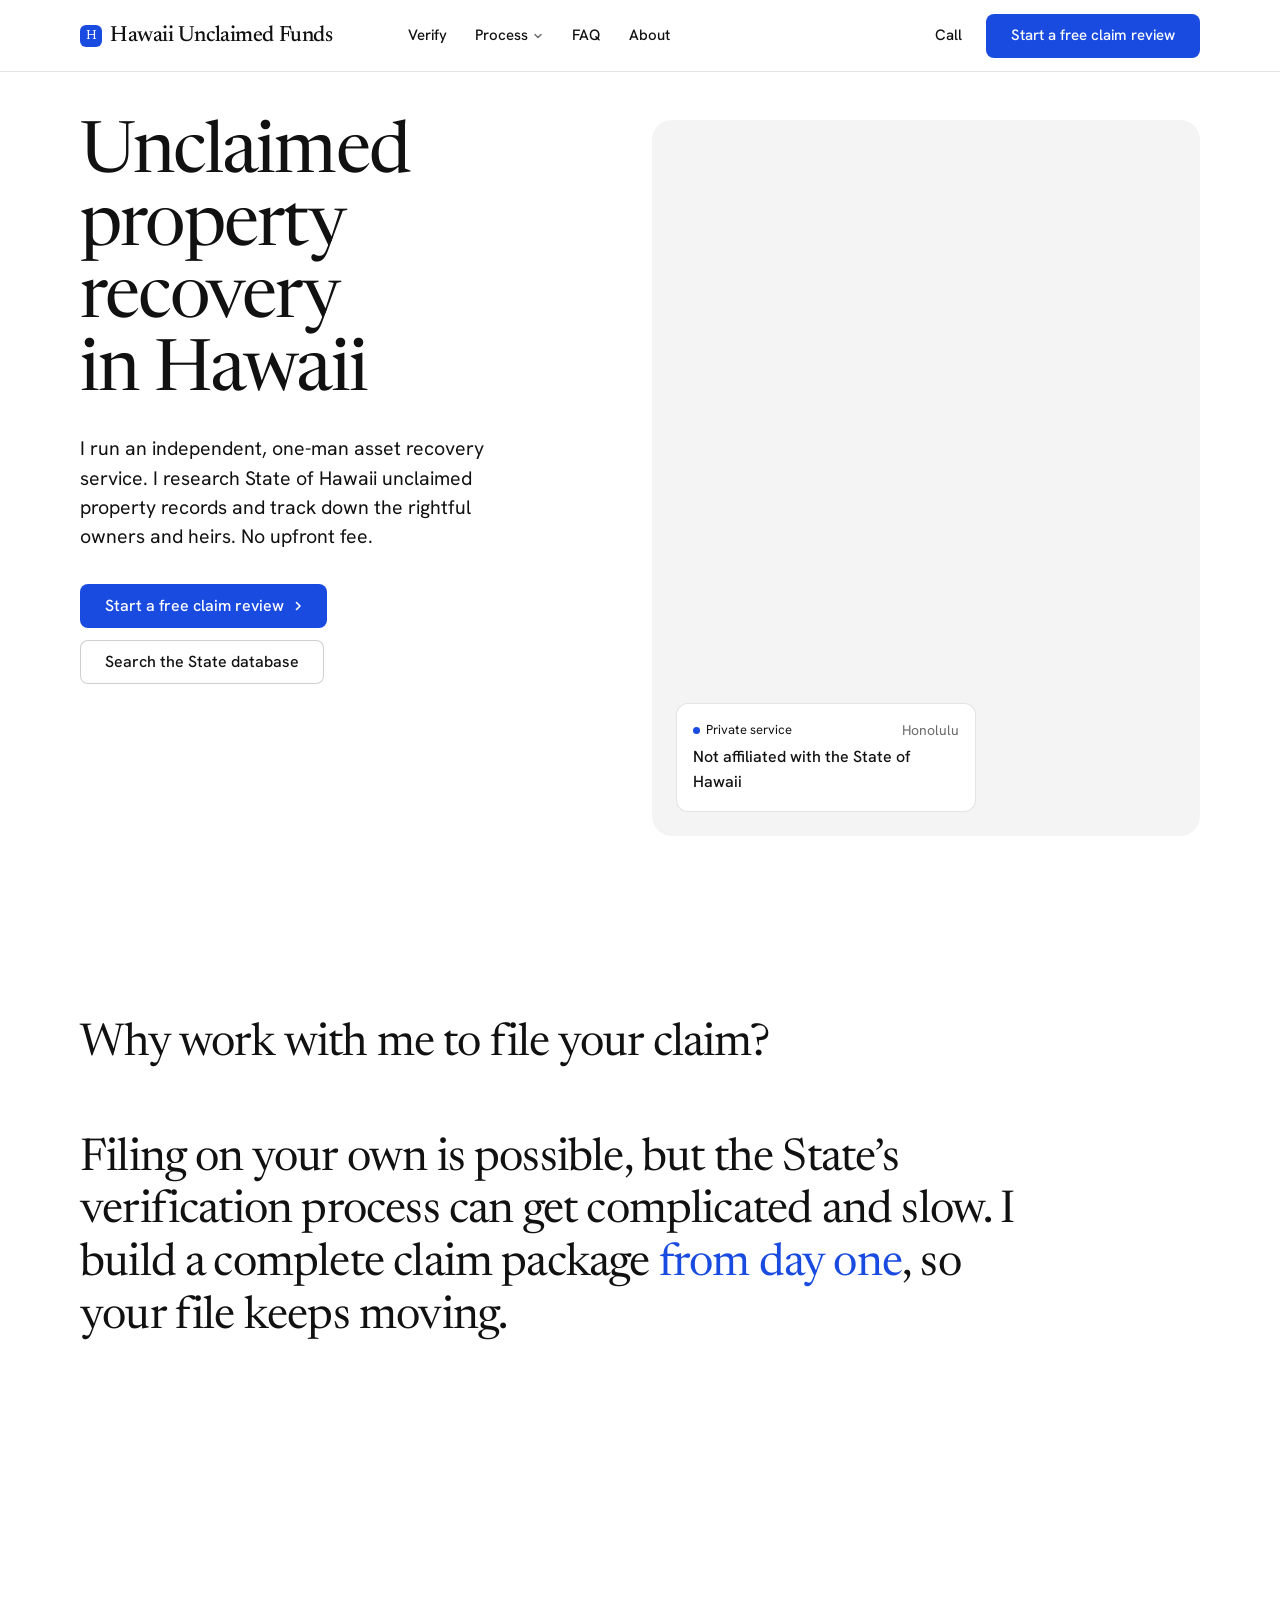
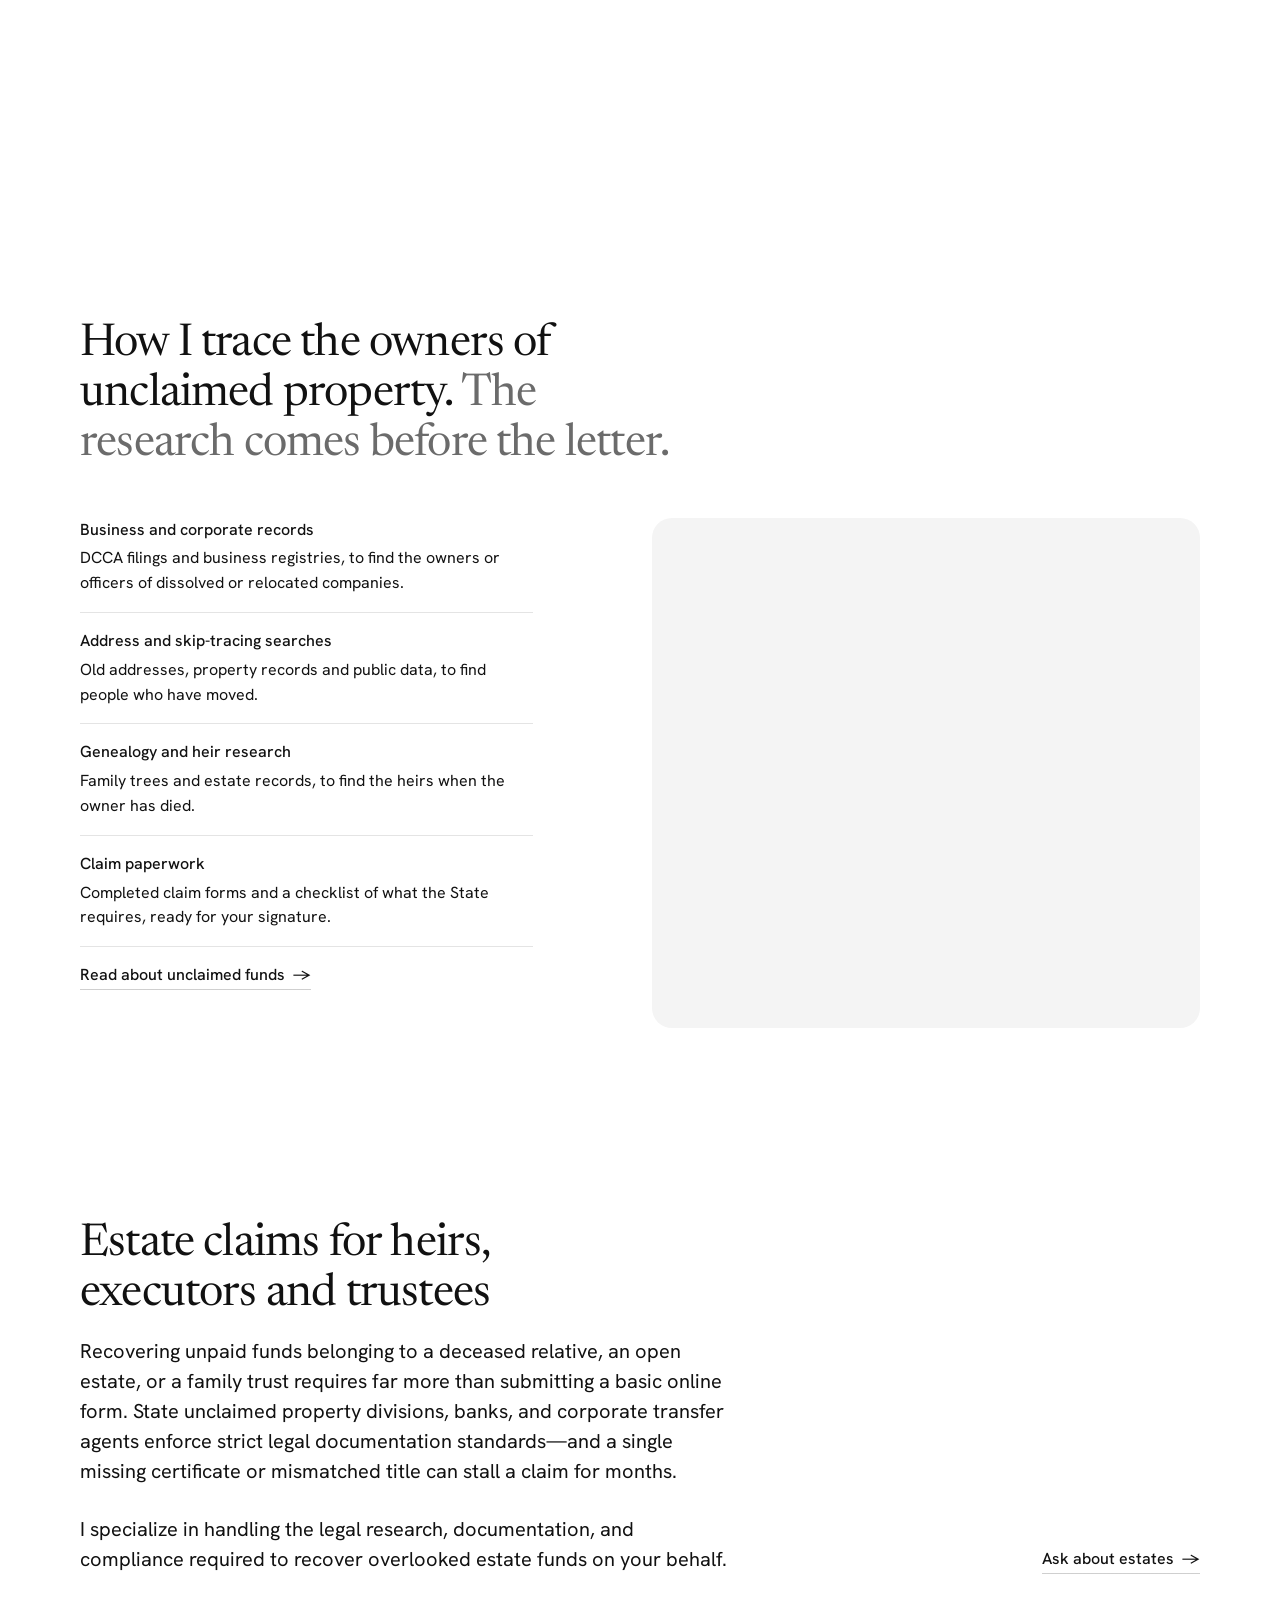
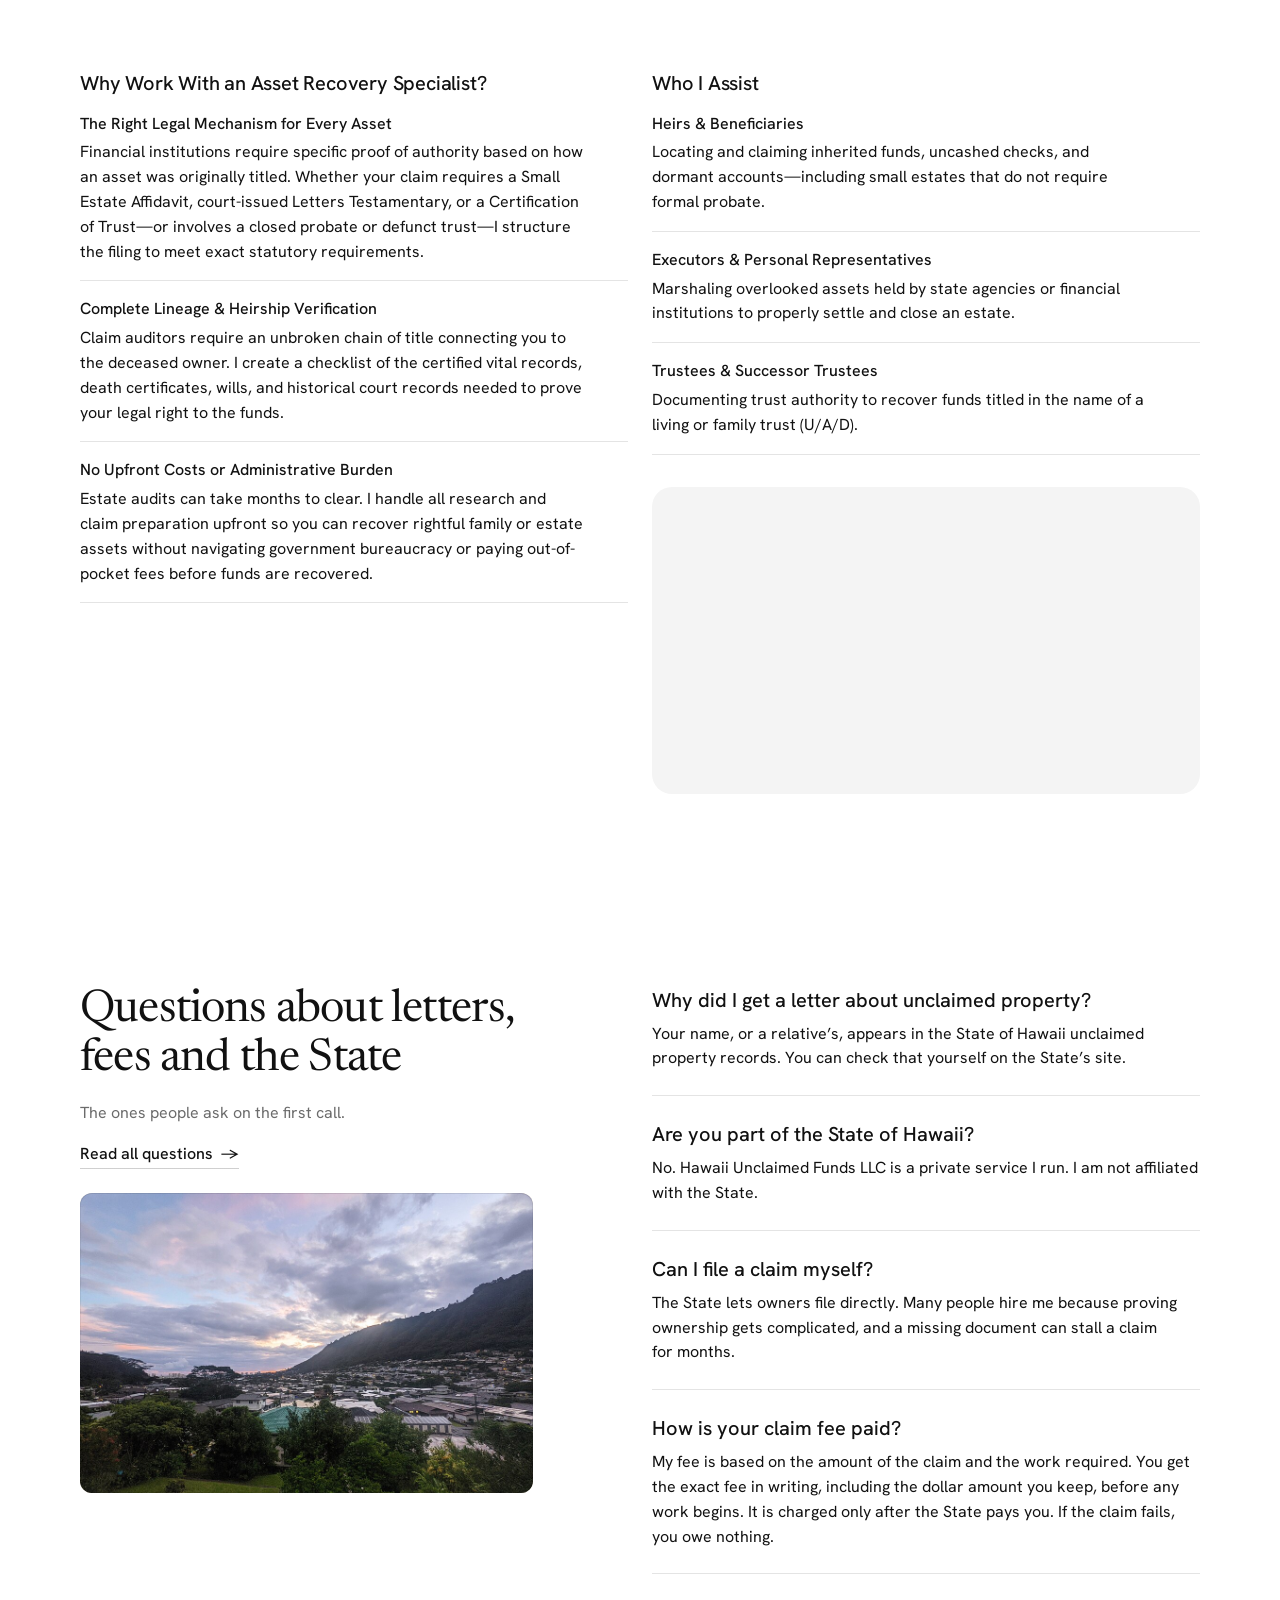
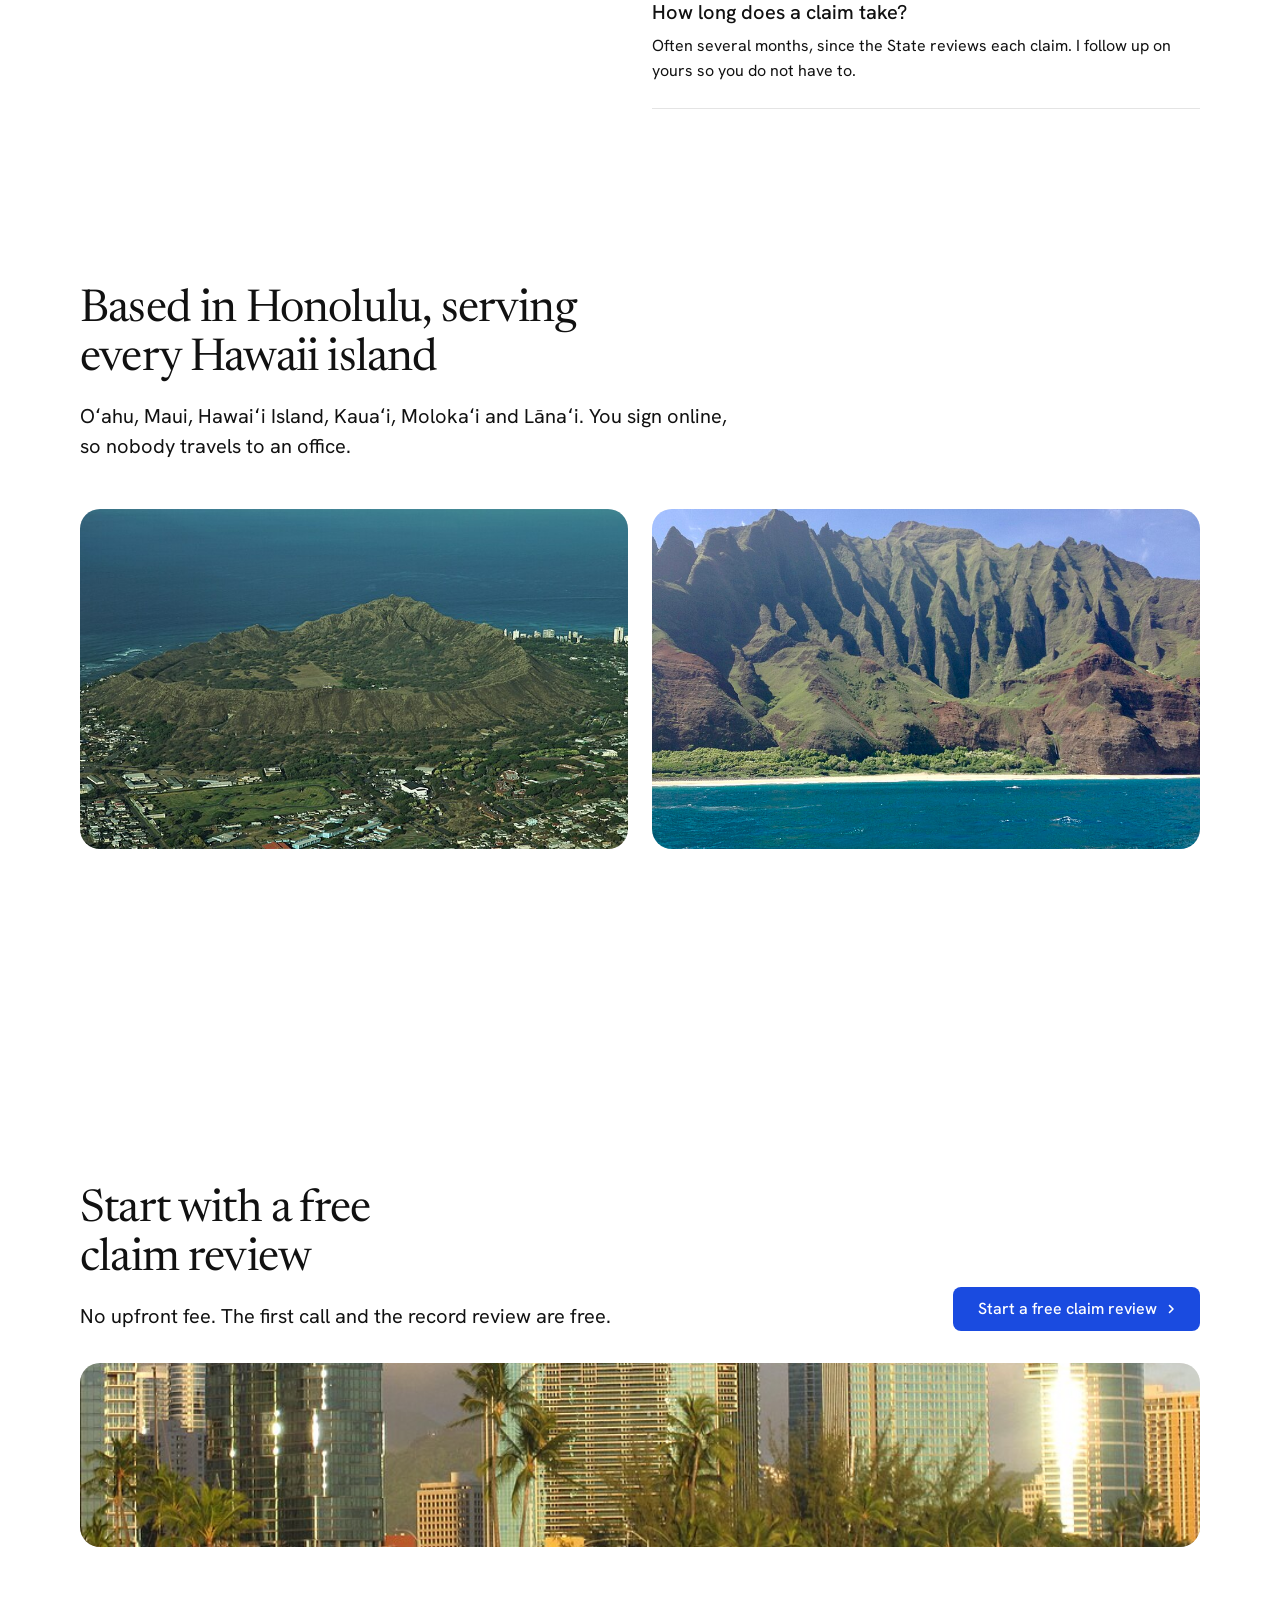
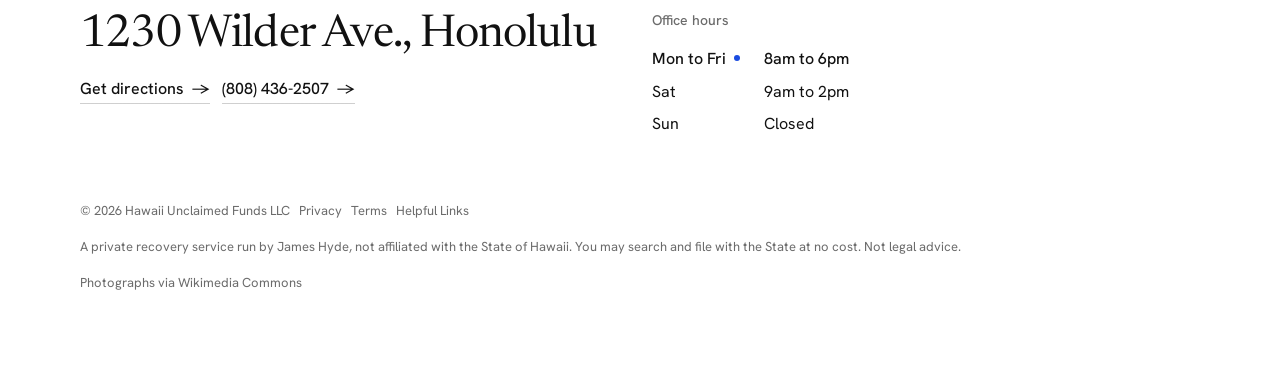
<file: index.html>
<!doctype html>
<html lang="en" data-type="service" data-radius="soft" data-buttons="solid" data-motion>
<head>
<meta charset="utf-8">
<meta name="viewport" content="width=device-width, initial-scale=1, viewport-fit=cover">
<title>Hawaii Unclaimed Funds LLC: unclaimed property recovery in Hawaii</title>
<meta name="description" content="James Hyde runs an independent, one-man asset recovery service that researches State of Hawaii unclaimed property records and tracks down rightful owners and heirs. No upfront fee.">
<meta name="robots" content="index, follow">
<link rel="canonical" href="https://hawaiiunclaimedfunds.com/">
<meta property="og:type" content="website">
<meta property="og:title" content="Hawaii Unclaimed Funds LLC: unclaimed property recovery in Hawaii">
<meta property="og:description" content="State of Hawaii unclaimed property claims, researched and filed by James Hyde, an independent asset recovery service in Honolulu. No upfront fee.">
<meta property="og:url" content="https://hawaiiunclaimedfunds.com/">
<meta property="og:image" content="https://hawaiiunclaimedfunds.com/share.jpg">
<meta property="og:locale" content="en_US">
<meta name="twitter:card" content="summary_large_image">
<link rel="icon" href="favicon.svg" type="image/svg+xml">
<meta name="theme-color" content="#ffffff">
<meta name="site-kind" content="other">
<meta name="page-type" content="service">
<link rel="preconnect" href="https://fonts.googleapis.com">
<link rel="preconnect" href="https://fonts.gstatic.com" crossorigin>
<link href="https://fonts.googleapis.com/css2?family=Newsreader:opsz,wght@6..72,400..700&family=Hanken+Grotesk:wght@400..600&display=swap" rel="stylesheet">
<link rel="stylesheet" href="assets/system.css">
<link rel="stylesheet" href="assets/ui/cards.css">
<link rel="stylesheet" href="assets/motion/motion.css">
<link rel="stylesheet" href="assets/backgrounds/backgrounds.css">
<link rel="stylesheet" href="assets/layout/layout.css">
<link rel="stylesheet" href="assets/icons/icon.css">
<style>
:root {
  --p-bg: #ffffff; --p-surface: #f4f4f4; --p-ink: #111111; --p-muted: #6b6b6b;
  --p-accent: #1a4be0; --p-accent-ink: #ffffff; --p-action: #1a4be0; --p-action-ink: #ffffff;
  --p-inv-bg: #111111; --p-inv-surface: #1e1e1e; --p-inv-ink: #ffffff; --p-inv-muted: #9a9a9a;
  --p-inv-accent: #ffffff; --p-inv-accent-ink: #111111; --p-inv-action: #ffffff; --p-inv-action-ink: #111111;
  --font-display: "Newsreader", Georgia, serif;
  --font-text: "Hanken Grotesk", system-ui, sans-serif;
  --display-weight: 400;
  --display-tracking: -0.018em;
  --display-tracking-xl: -0.025em;
  --ly-scale: 1.06;
}
</style>
<!-- page CSS: only the photographs' own frames -->
<style>
  #estates { height: auto; min-height: 100svh; }
  #estates .estates__intro { max-width: 72ch; }
  #estates .estates__intro > p + p { margin-top: var(--s-3); }
  #estates .estates__lists { margin-top: var(--s-7); row-gap: var(--s-8); }
  #estates .estates__photo { --ratio: 56%; margin-top: var(--s-6); }
  @media (max-width: 1023px) { #estates .estates__lists > .span-6 { grid-column: 1 / -1; } }
  #questions .panel { --p-h: 300px; margin-top: var(--s-5); }
  #why-me h2 { margin-bottom: var(--s-8, 64px); }
  #estates picture.frame__img > img { display: block; width: 100%; height: 100%; object-fit: cover; }
  @media (max-width: 639px) {
    #islands .frame { --ratio: 50%; }
    #questions .panel { --p-h: 520px; }
  }
  @media (min-width: 640px) and (max-width: 799px) { #research .grid.fill > .frame--fill { flex: 1 1 0; min-height: 120px; } }
  @media (min-width: 640px) and (max-width: 1023px) {
    #islands .grid { flex: 1 1 0; min-height: 0; }
    #islands .grid > .frame { grid-column: auto / span 6; --ratio: 0px; height: 100%; }
    #questions .panel { display: none; }
    #contact .closing__links .grid > div { grid-column: auto / span 6; }
  }
  @media (min-width: 800px) and (max-width: 1023px) { #questions .panel { display: block; --p-h: 180px; } }
  /* a short desktop window (a laptop): sections grow to fit what they hold instead of overlapping */
  @media (min-width: 1024px) and (max-height: 860px) {
    main > section:not(.hero), footer.closing { height: auto; min-height: 100svh; }
    main > section .wrap > .grid.fill { flex: none; }
    main > section .wrap > .frame.fill { flex: none; min-height: 360px; }
    footer.closing .close__media { flex: none; height: 240px; }
  }
</style>
<script>document.documentElement.classList.add('m-enter');setTimeout(()=>document.documentElement.classList.add('m-enter-done'),700)</script>
<script src="assets/backgrounds/backgrounds.js"></script>
<script>document.documentElement.classList.add('mo-js');setTimeout(()=>document.documentElement.classList.add('mo-safe'),2500)</script>
<link rel="modulepreload" href="assets/moments/moments.js">
<link rel="modulepreload" href="assets/moments/lib.js">
<link rel="modulepreload" href="assets/moments/word-highlight/moment.js">
<script type="application/ld+json">
{
  "@context": "https://schema.org",
  "@type": "LocalBusiness",
  "name": "Hawaii Unclaimed Funds LLC",
  "description": "Private recovery assistance service, personally operated by James Hyde, helping Hawaii residents and businesses identify and recover funds from the State of Hawaii Unclaimed Property database. No upfront fees.",
  "url": "https://hawaiiunclaimedfunds.com",
  "founder": "James Hyde",
  "address": {
    "@type": "PostalAddress",
    "streetAddress": "1230 Wilder Ave.",
    "addressLocality": "Honolulu",
    "addressRegion": "HI",
    "postalCode": "96822",
    "addressCountry": "US"
  },
  "telephone": "+1-808-436-2507",
  "areaServed": "Hawaii",
  "priceRange": "Contingency fee — only upon recovery"
}
</script>
</head>
<body>
<!-- type: service
     deal: hero split, nav nav-mega, close close-photo, footer footer-visit, rhythm space, buttons solid, mark initial, grounds none
     palette white-link-blue (a white ground and a biro-blue accent: the paper and ink of the claim forms and letters this work runs on), type newsreader (schibsted dealt first; its h1 failed hero-lines at 45 characters)
     moments: word-highlight in #why-me (why work with me on the claim) -->

<header class="nav">
  <div class="wrap nav__bar">
    <a class="skip-link" href="#top">Skip to content</a>
    <a class="nav__logo" href="#top"><span class="mark mark--initial" aria-hidden="true">H</span>Hawaii Unclaimed Funds</a>
    <nav class="nav__links" aria-label="Main">
      <div class="nav__item"><a class="nav__link" href="verify.html">Verify</a></div>
      <div class="nav__item">
        <a class="nav__link" href="how-it-works.html">Process <svg class="chev" viewBox="0 0 12 12" aria-hidden="true"><path d="M3 4.5l3 3 3-3" fill="none" stroke="currentColor" stroke-width="1.5" stroke-linecap="round" stroke-linejoin="round"/></svg></a>
        <div class="nav__menu">
          <div class="wrap grid">
            <div class="menu-col span-3">
              <p class="t-label">Before you call</p>
              <a href="verify.html">Verify a letter<span>Check my letter yourself</span></a>
              <a href="faq.html">Questions<span>Fees, letters and the State</span></a>
              <a href="contact.html">Contact<span>Phone, form and office hours</span></a>
              <a href="links.html">Helpful links<span>Official State sources</span></a>
            </div>
            <div class="menu-col span-3">
              <p class="t-label">Working with me</p>
              <a href="unclaimed-funds.html">Unclaimed funds<span>What the State holds, and why</span></a>
              <a href="how-it-works.html">How a claim works<span>From record to payment</span></a>
              <a href="why-use-us.html">Why use me<span>When help is worth the fee</span></a>
              <a href="#estates">Estate claims<span>Heirs, executors and trustees</span></a>
            </div>
            <a class="menu-card span-3 start-10" href="#estates">
              <div class="panel"><img class="frame__img" src="assets/img/photo-f24475818-500.jpg" alt="Green coastline and surf on the south shore of Maui" width="500" height="289" data-source="stand-in" data-subject="Maui"></div>
              <span class="t-card">Estate and trust claims</span>
              <span class="t-small muted">What the State asks heirs for</span>
            </a>
          </div>
        </div>
      </div>
      <div class="nav__item"><a class="nav__link" href="faq.html">FAQ</a></div>
      <div class="nav__item"><a class="nav__link" href="about.html">About</a></div>
    </nav>
    <div class="nav__actions">
      <a class="nav__link" href="tel:+18084362507" aria-label="Call the office">Call</a>
      <a class="btn btn--primary" href="contact.html">Start a free claim review</a>
    </div>
    <button class="nav__toggle" type="button" aria-expanded="false" aria-label="Menu">
      <svg width="18" height="18" viewBox="0 0 18 18" aria-hidden="true"><path d="M2 5h14M2 13h14" stroke="currentColor" stroke-width="1.6" stroke-linecap="round"/></svg>
    </button>
  </div>
</header>

<main id="top">
  <section class="hero hero--split" data-enter aria-labelledby="hero-h">
    <div class="wrap"><div class="hero-text grid hero__grid">
      <div class="hero__text span-5">
        <h1 id="hero-h">Unclaimed property recovery in Hawaii</h1>
        <p class="hero__lead">I run an independent, one-man asset recovery service. I research State of Hawaii unclaimed property records and track down the rightful owners and heirs. No upfront fee.</p>
        <div class="btn-row">
          <a class="btn btn--primary" href="contact.html">Start a free claim review<svg class="m-arrow" viewBox="0 0 12 12" aria-hidden="true"><path class="m-arrow__stem" d="M1 6h8"/><path class="m-arrow__head" d="M4.5 2.5 8 6l-3.5 3.5"/></svg></a>
          <a class="btn btn--secondary" href="https://unclaimedproperty.ehawaii.gov/lilo/property-search.html" target="_blank" rel="noopener noreferrer">Search the State database</a>
        </div>
      </div>
      <div class="hero__media span-6 start-7">
        <picture>
          <source media="(max-width: 639px)" srcset="assets/img/james-hyde-700.jpg">
          <img src="assets/img/james-hyde.jpg" alt="James Hyde, who runs Hawaii Unclaimed Funds LLC, in a navy jacket and white shirt" width="1122" height="1402" style="--ly-pos: 50% 22%" fetchpriority="high" data-source="client" data-subject="James Hyde">
        </picture>
        <div class="ly-float">
          <div class="ly-float__row"><span class="ly-live">Private service</span><span>Honolulu</span></div>
          <div class="ly-float__title">Not affiliated with the State of Hawaii</div>
        </div>
      </div>
    </div></div>
  </section>

  <section class="section statement" id="why-me" data-moment="word-highlight" aria-labelledby="why-me-h">
    <div class="wrap">
      <h2 id="why-me-h">Why work with me to file your claim?</h2>
      <p class="mo-wh__text">Filing on your own is possible, but the State’s verification process can get complicated and slow. I build a complete claim package <strong>from day one</strong>, so your file keeps moving.</p>
    </div>
  </section>

  <section class="section" id="research" style="--hm: 2" aria-labelledby="research-h">
    <div class="wrap">
      <div class="section-head">
        <h2 id="research-h">How I trace the owners of unclaimed property. <span class="muted">The research comes before the letter.</span></h2>
      </div>
      <div class="grid grid--top fill">
        <div class="span-5 stack-4">
          <ul class="rows">
            <li><span class="rows__name">Business and corporate records</span><p>DCCA filings and business registries, to find the owners or officers of dissolved or relocated companies.</p></li>
            <li><span class="rows__name">Address and skip-tracing searches</span><p>Old addresses, property records and public data, to find people who have moved.</p></li>
            <li><span class="rows__name">Genealogy and heir research</span><p>Family trees and estate records, to find the heirs when the owner has died.</p></li>
            <li><span class="rows__name">Claim paperwork</span><p>Completed claim forms and a checklist of what the State requires, ready for your signature.</p></li>
          </ul>
          <p><a class="link" href="unclaimed-funds.html">Read about unclaimed funds</a></p>
        </div>
        <div class="frame frame--photo frame--fill span-6 start-7">
          <img class="frame__img" src="assets/img/photo-c877.jpg" srcset="assets/img/photo-c877-500.jpg 500w, assets/img/photo-c877-960.jpg 960w, assets/img/photo-c877.jpg 1280w" sizes="(max-width: 639px) 1280px, (max-width: 1279px) 100vw, 50vw" width="1280" height="853" alt="Stacks of old record books and folders seen from the side" loading="lazy" decoding="async" data-source="library-057" data-subject="records">
        </div>
      </div>
    </div>
  </section>

  <section class="section" id="estates" aria-labelledby="estates-h">
    <div class="wrap">
      <div class="section-head section-head--row">
        <div class="estates__intro">
          <h2 id="estates-h">Estate claims for heirs, executors and trustees</h2>
          <p>Recovering unpaid funds belonging to a deceased relative, an open estate, or a family trust requires far more than submitting a basic online form. State unclaimed property divisions, banks, and corporate transfer agents enforce strict legal documentation standards—and a single missing certificate or mismatched title can stall a claim for months.</p>
          <p>I specialize in handling the legal research, documentation, and compliance required to recover overlooked estate funds on your behalf.</p>
        </div>
        <a class="link" href="contact.html">Ask about estates</a>
      </div>
      <div class="grid grid--top estates__lists">
        <div class="span-6 stack-4">
          <h3 class="t-card">Why Work With an Asset Recovery Specialist?</h3>
          <ul class="rows">
            <li><span class="rows__name">The Right Legal Mechanism for Every Asset</span><p>Financial institutions require specific proof of authority based on how an asset was originally titled. Whether your claim requires a Small Estate Affidavit, court-issued Letters Testamentary, or a Certification of Trust—or involves a closed probate or defunct trust—I structure the filing to meet exact statutory requirements.</p></li>
            <li><span class="rows__name">Complete Lineage &amp; Heirship Verification</span><p>Claim auditors require an unbroken chain of title connecting you to the deceased owner. I create a checklist of the certified vital records, death certificates, wills, and historical court records needed to prove your legal right to the funds.</p></li>
            <li><span class="rows__name">No Upfront Costs or Administrative Burden</span><p>Estate audits can take months to clear. I handle all research and claim preparation upfront so you can recover rightful family or estate assets without navigating government bureaucracy or paying out-of-pocket fees before funds are recovered.</p></li>
          </ul>
        </div>
        <div class="span-6 stack-4">
          <h3 class="t-card">Who I Assist</h3>
          <ul class="rows">
            <li><span class="rows__name">Heirs &amp; Beneficiaries</span><p>Locating and claiming inherited funds, uncashed checks, and dormant accounts—including small estates that do not require formal probate.</p></li>
            <li><span class="rows__name">Executors &amp; Personal Representatives</span><p>Marshaling overlooked assets held by state agencies or financial institutions to properly settle and close an estate.</p></li>
            <li><span class="rows__name">Trustees &amp; Successor Trustees</span><p>Documenting trust authority to recover funds titled in the name of a living or family trust (U/A/D).</p></li>
          </ul>
          <div class="frame frame--photo estates__photo">
            <picture class="frame__img"><source media="(max-width: 639px)" srcset="assets/img/photo-f8266129-phone.jpg"><img src="assets/img/photo-f8266129-1440.jpg" srcset="assets/img/photo-f8266129-500.jpg 500w, assets/img/photo-f8266129-960.jpg 960w, assets/img/photo-f8266129-1440.jpg 1440w" sizes="100vw" width="1440" height="1080" alt="Family homes across Mānoa, Honolulu, with the city towers in the distance" style="object-position: 50% 60%" loading="lazy" decoding="async" data-source="stand-in" data-subject="Honolulu homes"></picture>
          </div>
        </div>
      </div>
    </div>
  </section>

  <section class="section" id="questions" style="--hm: 2" aria-labelledby="questions-h">
    <div class="wrap">
      <div class="grid grid--top">
        <div class="span-5 stack-4">
          <h2 id="questions-h">Questions about letters, fees and the State</h2>
          <p class="muted">The ones people ask on the first call.</p>
          <p><a class="link" href="faq.html">Read all questions</a></p>
          <div class="panel">
            <img class="frame__img" src="assets/img/photo-f133845350-960.jpg" srcset="assets/img/photo-f133845350-500.jpg 500w, assets/img/photo-f133845350-960.jpg 960w" sizes="(max-width: 639px) 960px, (max-width: 1023px) 100vw, 40vw" width="960" height="644" alt="Houses at the back of Mānoa Valley under an evening sky" loading="lazy" decoding="async" data-source="stand-in" data-subject="Honolulu homes">
          </div>
        </div>
        <div class="faq span-6 start-7">
          <div class="faq__item"><h3>Why did I get a letter about unclaimed property?</h3><p>Your name, or a relative’s, appears in the State of Hawaii unclaimed property records. You can check that yourself on the State’s site.</p></div>
          <div class="faq__item"><h3>Are you part of the State of Hawaii?</h3><p>No. Hawaii Unclaimed Funds LLC is a private service I run. I am not affiliated with the State.</p></div>
          <div class="faq__item"><h3>Can I file a claim myself?</h3><p>The State lets owners file directly. Many people hire me because proving ownership gets complicated, and a missing document can stall a claim for months.</p></div>
          <div class="faq__item"><h3>How is your claim fee paid?</h3><p>My fee is based on the amount of the claim and the work required. You get the exact fee in writing, including the dollar amount you keep, before any work begins. It is charged only after the State pays you. If the claim fails, you owe nothing.</p></div>
          <div class="faq__item"><h3>How long does a claim take?</h3><p>Often several months, since the State reviews each claim. I follow up on yours so you do not have to.</p></div>
        </div>
      </div>
    </div>
  </section>

  <section class="section" id="islands" aria-labelledby="islands-h">
    <div class="wrap">
      <div class="section-head">
        <h2 id="islands-h">Based in Honolulu, serving every Hawaii island</h2>
        <p>Oʻahu, Maui, Hawaiʻi Island, Kauaʻi, Molokaʻi and Lānaʻi. You sign online, so nobody travels to an office.</p>
      </div>
      <div class="grid">
        <div class="frame frame--photo span-6" style="--ratio: 62%">
          <img class="frame__img" src="assets/img/photo-f79843880.jpg" srcset="assets/img/photo-f79843880-500.jpg 500w, assets/img/photo-f79843880-960.jpg 960w, assets/img/photo-f79843880.jpg 1280w" sizes="(max-width: 639px) 100vw, (max-width: 1023px) 1280px, 50vw" width="1280" height="634" alt="Diamond Head crater above the houses of east Honolulu, Oʻahu" loading="lazy" decoding="async" data-source="stand-in" data-subject="Oahu">
        </div>
        <div class="frame frame--photo span-6" style="--ratio: 62%">
          <img class="frame__img" src="assets/img/photo-f66372890-960.jpg" srcset="assets/img/photo-f66372890-500.jpg 500w, assets/img/photo-f66372890-960.jpg 960w" sizes="(max-width: 639px) 100vw, (max-width: 1023px) 1280px, 50vw" width="960" height="722" alt="The green ridges of the Nā Pali coast on Kauaʻi above a blue sea" loading="lazy" decoding="async" data-source="stand-in" data-subject="Kauai">
        </div>
      </div>
    </div>
  </section>

</main>

<footer class="footer closing footer--visit" id="contact" aria-labelledby="close-h">
  <div class="wrap">
    <div class="closing__cta close--photo">
      <div class="section-head--split">
        <div><h2 id="close-h">Start with a free claim review</h2><p class="t-lead">No upfront fee. The first call and the record review are free.</p></div>
        <a class="btn btn--primary" href="contact.html">Start a free claim review<svg class="m-arrow" viewBox="0 0 12 12" aria-hidden="true"><path class="m-arrow__stem" d="M1 6h8"/><path class="m-arrow__head" d="M4.5 2.5 8 6l-3.5 3.5"/></svg></a>
      </div>
      <div class="close__media"><img src="assets/img/photo-f136387480-960.jpg" srcset="assets/img/photo-f136387480-500.jpg 500w, assets/img/photo-f136387480-960.jpg 960w" sizes="(max-width: 639px) 720px, 100vw" width="960" height="539" alt="Honolulu towers and palms along the Kakaʻako waterfront in late afternoon light" loading="lazy" decoding="async" data-source="stand-in" data-subject="Honolulu"></div>
    </div>
    <div class="closing__links">
      <div class="grid">
        <div class="span-6 stack-4">
          <address class="footer__address">1230 Wilder Ave., Honolulu</address>
          <p><a class="link" href="https://www.openstreetmap.org/search?query=Wilder%20Avenue%20Honolulu">Get directions</a> &nbsp; <a class="link" href="tel:+18084362507">(808) 436-2507</a></p>
        </div>
        <div class="span-6 start-7 stack-4">
          <h3>Office hours</h3>
          <dl class="hours" data-tz="Pacific/Honolulu"><dt data-days="mon-fri">Mon to Fri</dt><dd>8am to 6pm</dd><dt data-days="sat">Sat</dt><dd>9am to 2pm</dd><dt data-days="sun">Sun</dt><dd>Closed</dd></dl>
        </div>
      </div>
      <div class="footer__legal">
        <span>&copy; 2026 Hawaii Unclaimed Funds LLC &nbsp; <a href="privacy.html">Privacy</a> &nbsp; <a href="terms.html">Terms</a> &nbsp; <a href="links.html">Helpful Links</a></span>
        <span>A private recovery service run by James Hyde, not affiliated with the State of Hawaii. You may search and file with the State at no cost. Not legal advice.</span>
        <a class="credits" href="credits.html">Photographs via Wikimedia Commons</a>
      </div>
    </div>
  </div>
</footer>

<nav class="actionbar" aria-label="Quick actions">
  <a class="btn btn--primary" href="contact.html">Start a free claim review</a>
</nav>

<script type="module" src="assets/system.js"></script>
<script type="module" src="assets/motion/motion.js"></script>
<script type="module" src="assets/layout/layout.js"></script>
<script src="script.js?v=20261115"></script>
</body>
</html>
</file>
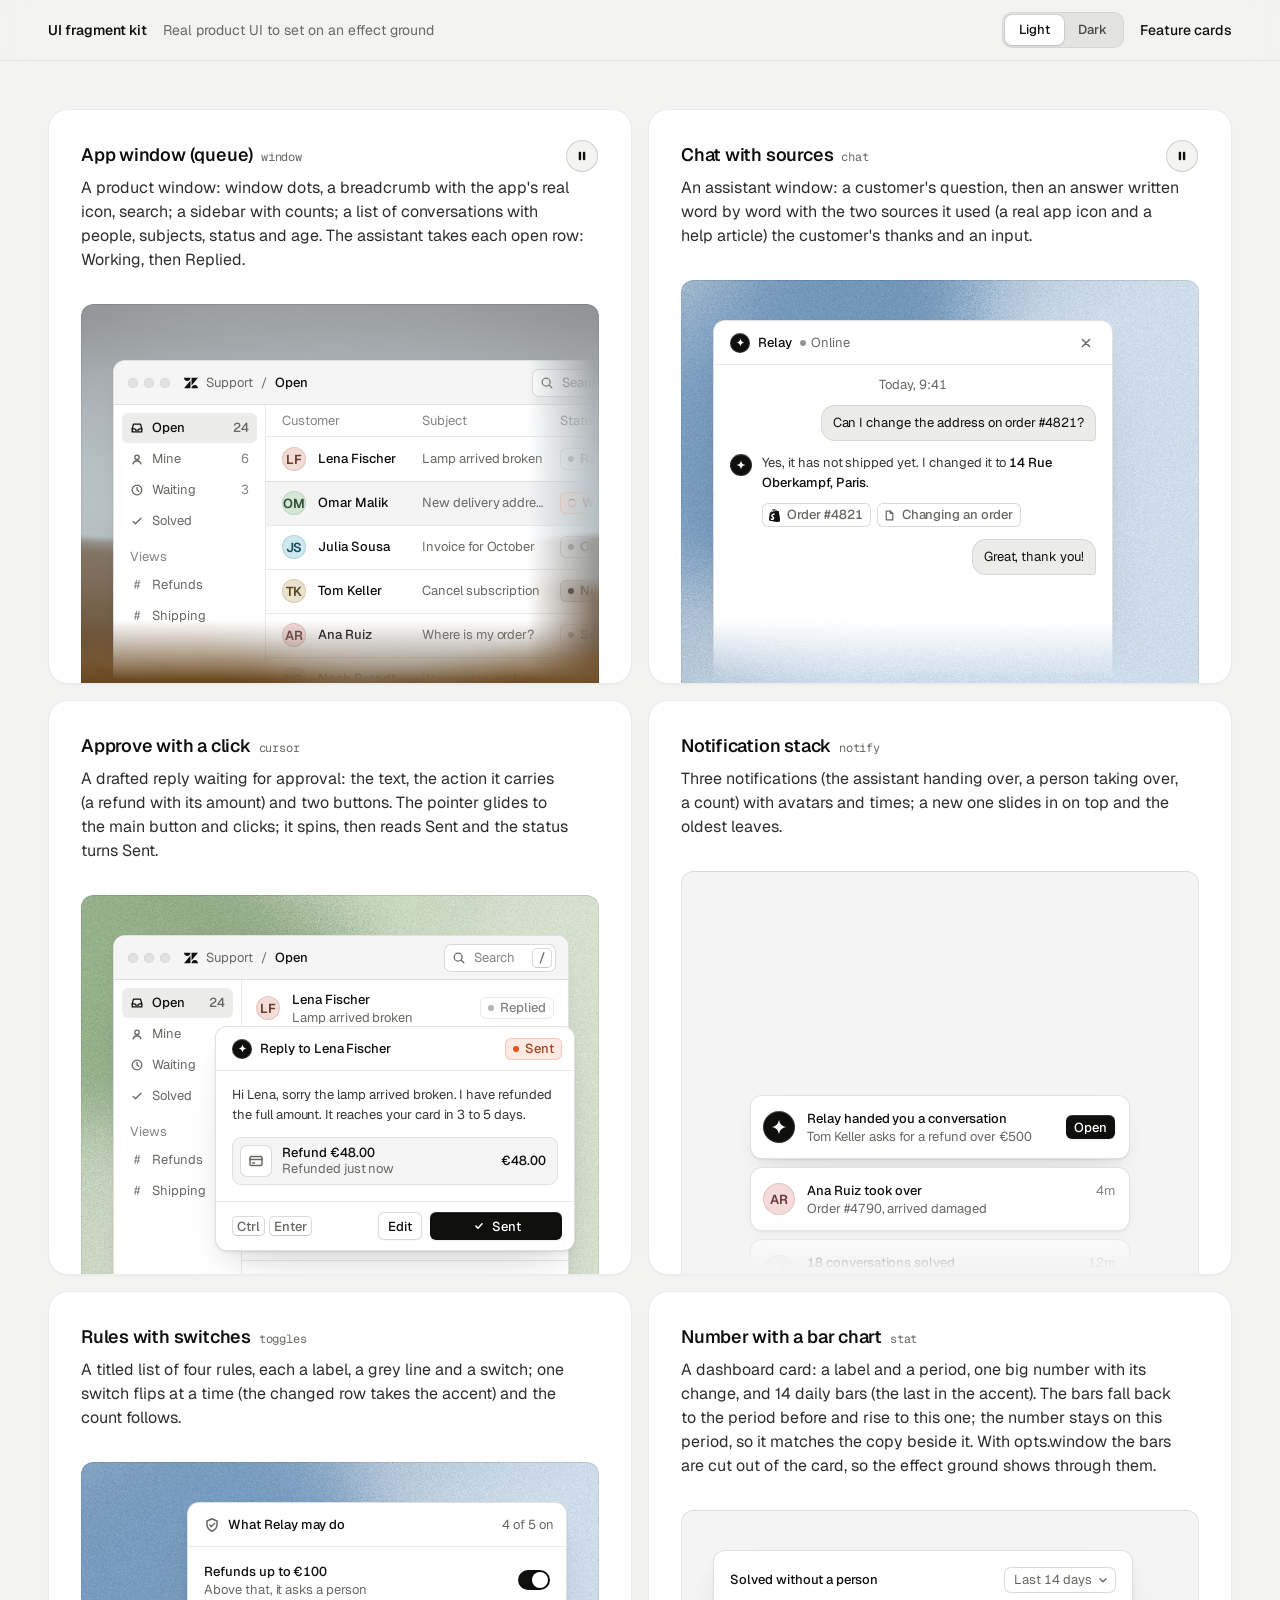
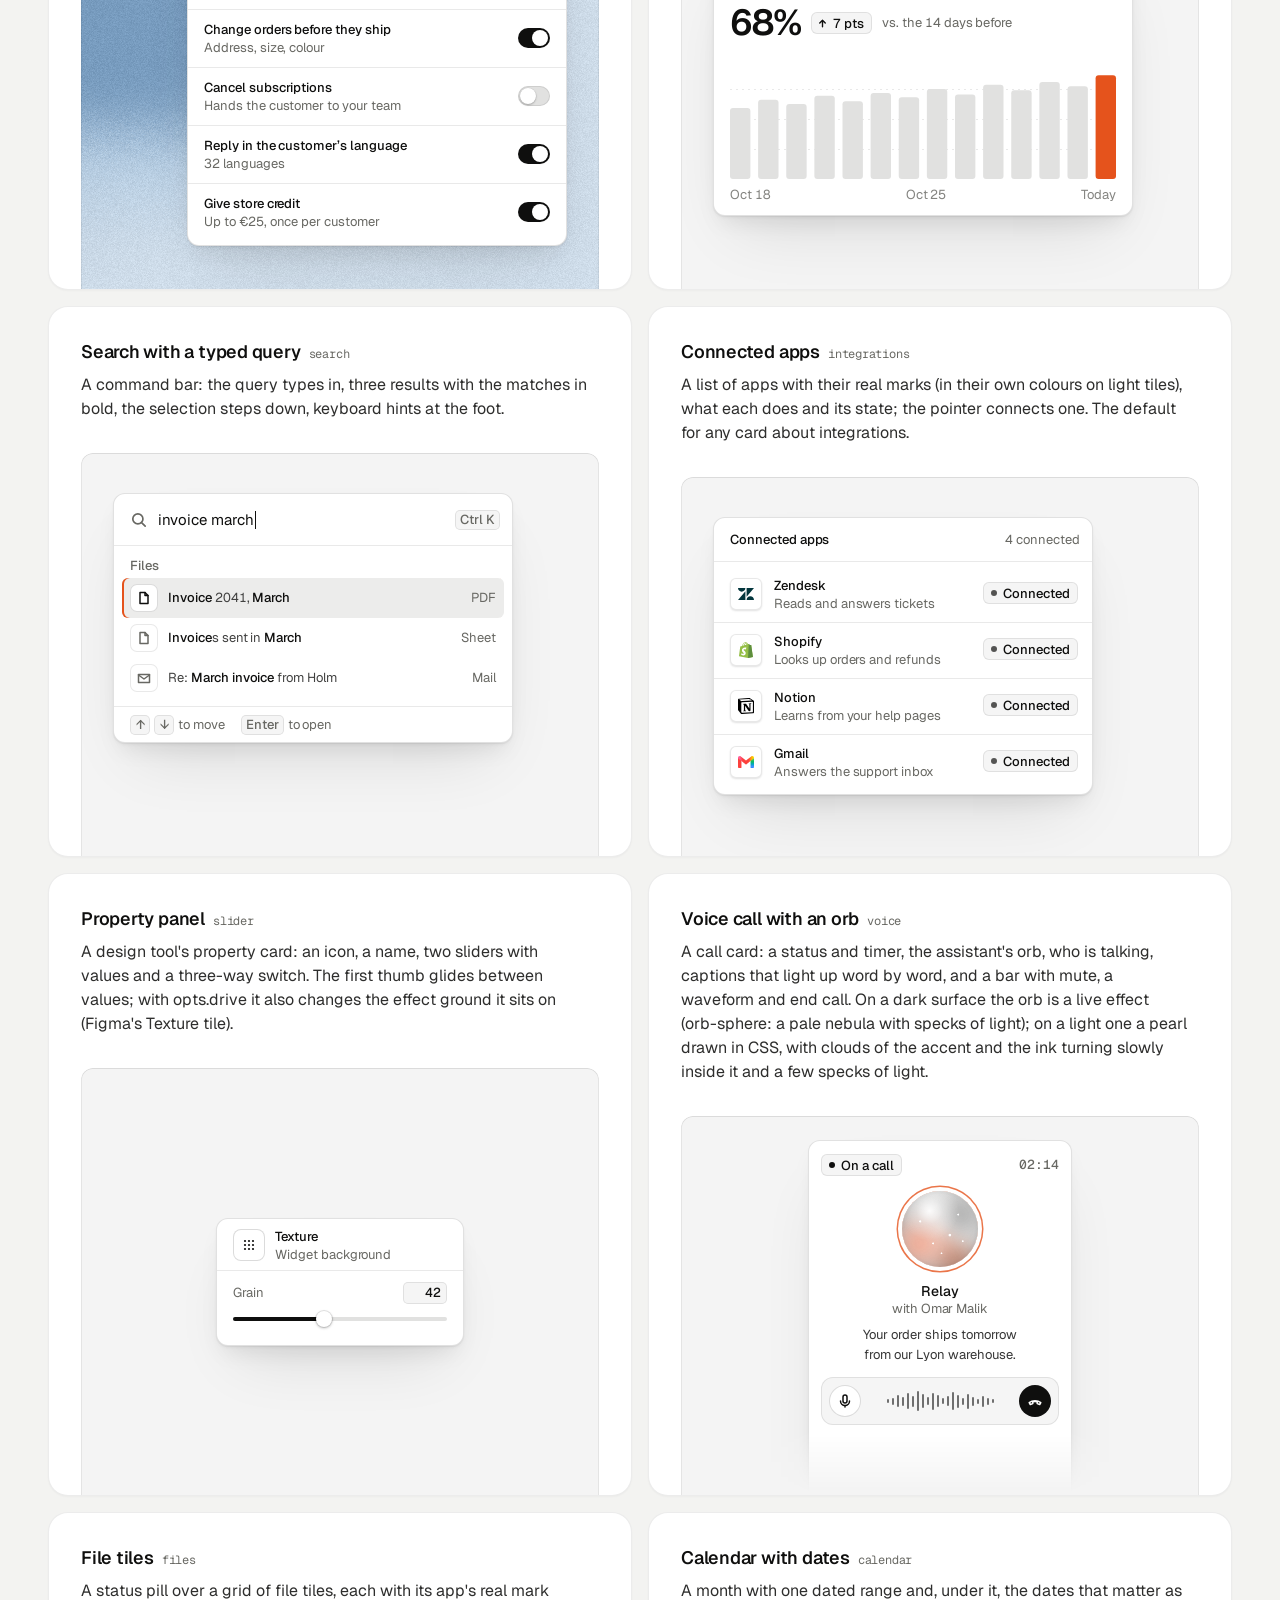
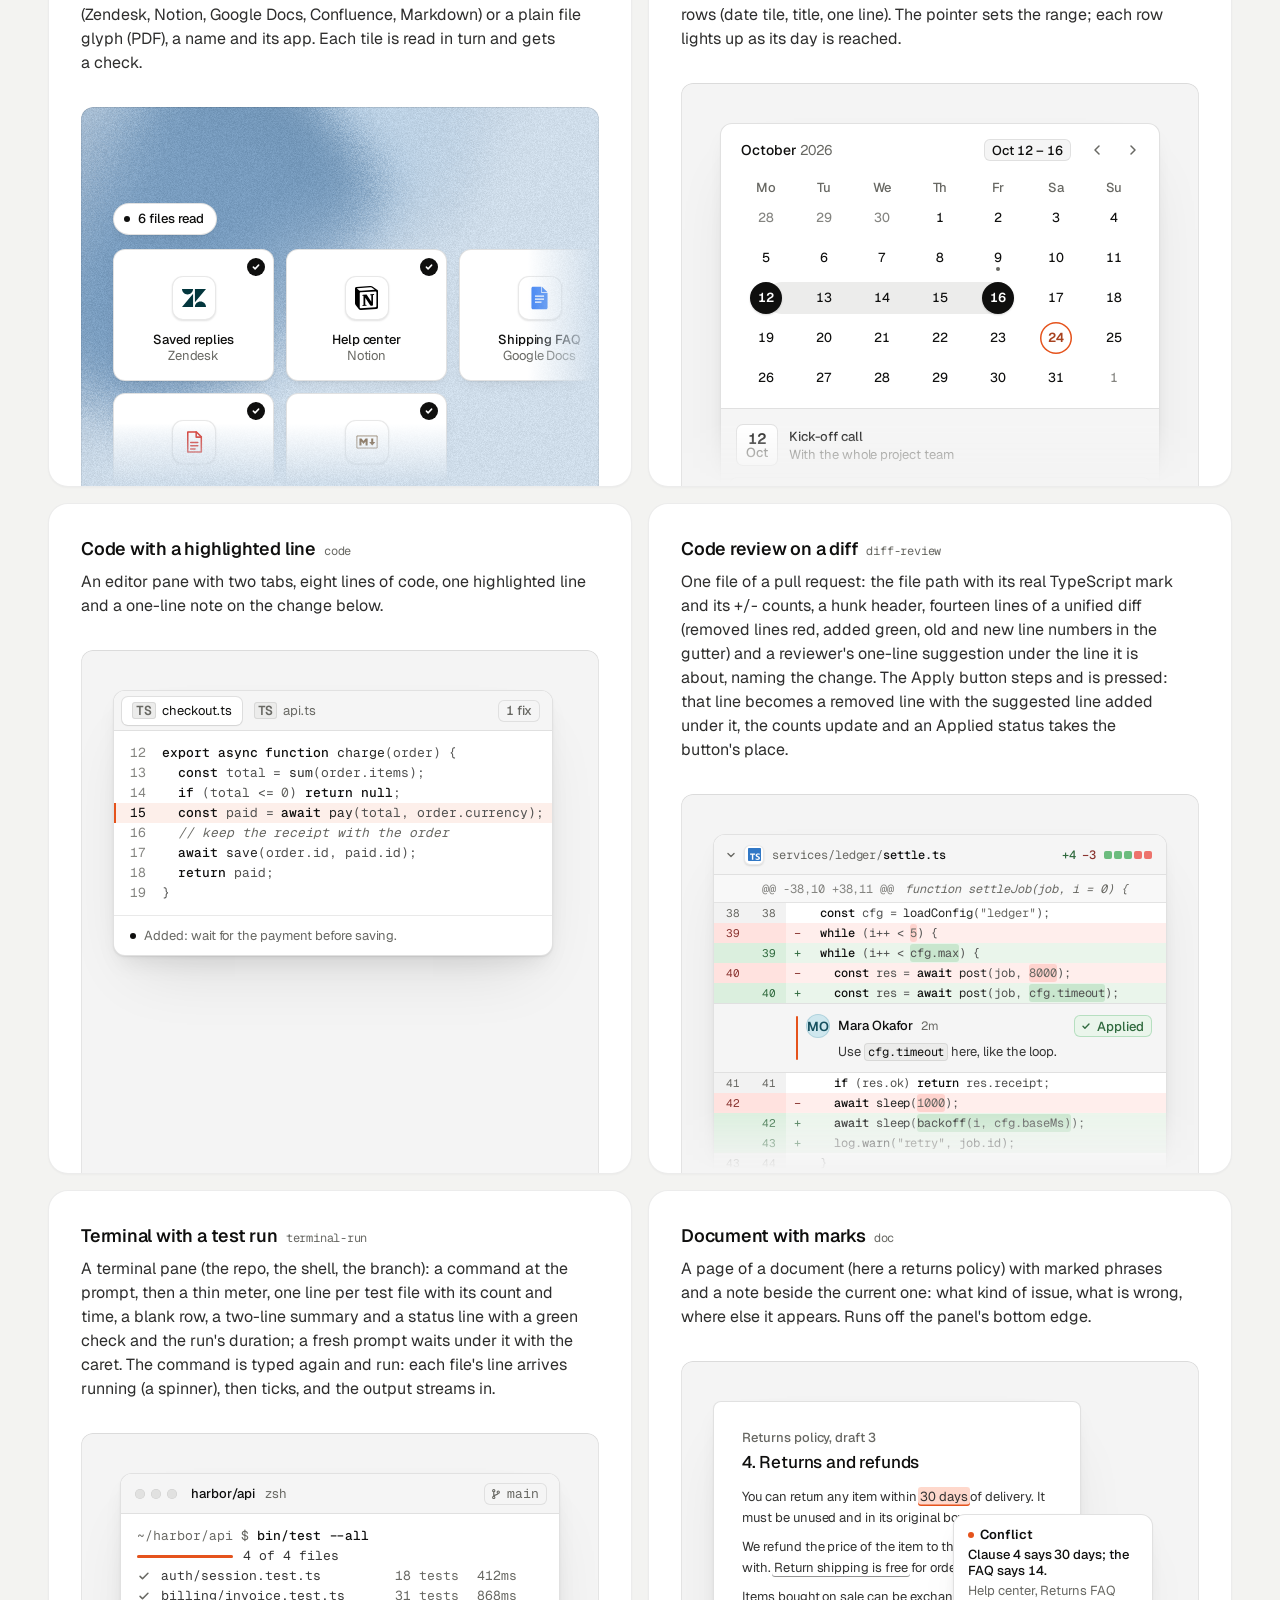
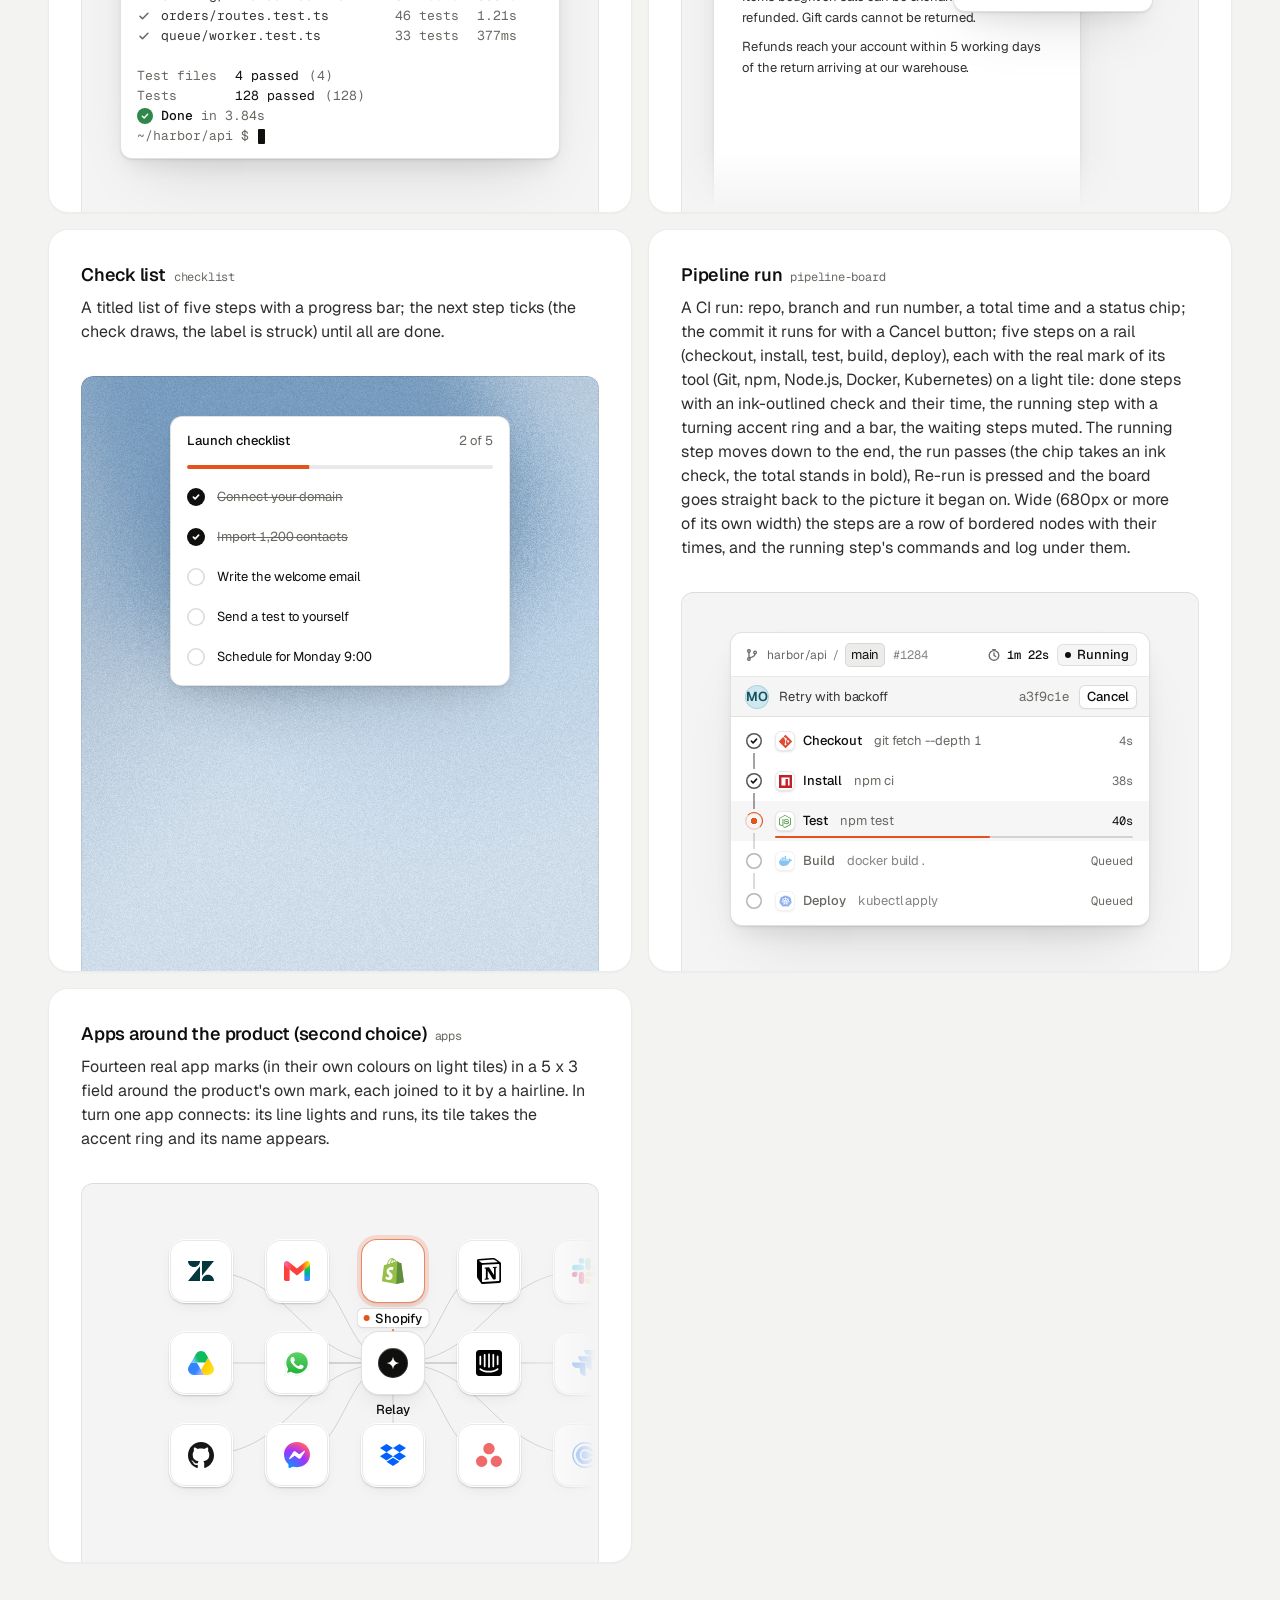
<file: assets/ui/index.html>
<!doctype html>
<html lang="en" data-theme="light">
<head>
<script>window.__tpGlMax = 16;   /* a gallery shows many live effects at once; a page of a site keeps the default 4 (fx.js) */</script>
<meta charset="utf-8">
<meta name="viewport" content="width=device-width, initial-scale=1">
<title>UI fragment kit</title>
<meta name="description" content="Nineteen pieces of real product UI from the taste-skill kit, each on an effect ground in a feature card.">
<link rel="preconnect" href="https://fonts.googleapis.com">
<link rel="preconnect" href="https://fonts.gstatic.com" crossorigin>
<link href="https://fonts.googleapis.com/css2?family=Geist:wght@300..700&family=Geist+Mono:wght@400;500&display=swap" rel="stylesheet">
<link rel="stylesheet" href="base.css">
<link rel="stylesheet" href="cards.css">
<style>
  :root { --font-text: "Geist", system-ui, sans-serif; --font-display: "Geist", system-ui, sans-serif; --font-mono: "Geist Mono", ui-monospace, monospace; }
  [data-theme="light"] { --bg: #f3f3f1; --card: #ffffff; --ink: #0f0f0e; --muted: #686863; --accent: #e5531c; --accent-ink: #ffffff; --g-bg: #e9e8e4; --g-surface: #f6f5f2; --frag: #ffffff; --warm: #c9a679; }
  [data-theme="dark"] { --bg: #070708; --card: #151517; --ink: #f2f2ef; --muted: #8f9094; --accent: #ff7a3c; --accent-ink: #120c08; --g-bg: #0e0e10; --g-surface: #1b1c1f; --frag: #1c1d20; --warm: #9c9689; }
  * { box-sizing: border-box; }
  html, body { margin: 0; }
  body { font-family: var(--font-text); background: var(--bg); color: var(--ink); -webkit-font-smoothing: antialiased; }
  .panel { --fx-bg: var(--g-bg); --fx-surface: var(--g-surface); --fx-ink: var(--ink); --fx-muted: var(--muted); --fx-accent: var(--hue, var(--warm)); --fx-accent-ink: var(--accent-ink); --calm: var(--g-bg); --p-h: 380px; }
  .top { position: sticky; top: 0; z-index: 20; background: color-mix(in oklab, var(--bg) 86%, transparent); backdrop-filter: blur(14px); -webkit-backdrop-filter: blur(14px); border-bottom: 1px solid color-mix(in oklab, var(--ink) 8%, transparent); }
  .top__in { max-width: 1232px; margin: 0 auto; padding: 0 24px; height: 60px; display: flex; align-items: center; gap: 16px; font-size: 14px; line-height: 20px; }
  .top__in strong { font-weight: 560; }
  .top__in > span { color: var(--muted); }
  .sp { flex: 1; }
  .seg { display: inline-flex; padding: 3px; border-radius: 10px; background: color-mix(in oklab, var(--ink) 6%, var(--bg)); box-shadow: inset 0 0 0 1px color-mix(in oklab, var(--ink) 6%, transparent); }
  .seg button { font: inherit; font-size: 13px; font-weight: 500; border: 0; background: none; color: color-mix(in oklab, var(--ink) 72%, var(--bg)); height: 30px; padding: 0 14px; border-radius: 7px; cursor: pointer; }
  .seg button[aria-pressed="true"] { background: var(--card); color: var(--ink); box-shadow: 0 0 0 1px color-mix(in oklab, var(--ink) 8%, transparent), 0 1px 2px rgb(0 0 0 / .1); }
  .top__in a { color: var(--ink); text-decoration: none; font-weight: 500; }
  main { max-width: 1232px; margin: 0 auto; padding: 48px 24px 96px; }
  .grid { display: grid; grid-template-columns: repeat(2, minmax(0, 1fr)); gap: 16px; }
  .card > h3 code { font: 400 12px/16px var(--font-mono); color: var(--muted); margin-left: 8px; }
  @media (max-width: 860px) { .grid { grid-template-columns: minmax(0, 1fr); } }
  @media (max-width: 600px) { main { padding: 24px 16px 64px; } .top__in { padding: 0 16px; } .top__in > span { display: none; } .panel { --p-h: 340px; } }
</style>
</head>
<body>
<header class="top">
  <div class="top__in">
    <strong>UI fragment kit</strong><span>Real product UI to set on an effect ground</span>
    <span class="sp"></span>
    <div class="seg" role="group" aria-label="Theme"><button type="button" data-mode="light" aria-pressed="true">Light</button><button type="button" data-mode="dark" aria-pressed="false">Dark</button></div>
    <a href="cards.html">Feature cards</a>
  </div>
</header>
<main><div class="grid" id="grid"></div></main>

<script type="module">
  import fx from '../effects/fx.js';
  import ui from './ui.js';
  const index = await fetch('index.json').then(r => r.json());
  // where each one sits, as its meta.json says: anchored at a corner or rising from the bottom and cut by
  // the panel's edge, or whole with 24px or more of ground round it; a fade only where an edge cuts it.
  // Only the compact slider sits in the calm middle (Figma's Texture tile); the cursor dialog is shown
  // where it belongs, over the lower-right edge of a window. [class, fade, style, opts]
  const PLACE = {
    window: ['at-corner', 'stage--fade-br', '--ay:56px'],
    chat: ['at-rise to-edge', 'stage--fade-b'],
    cursor: ['at-over', '', '--bx:24px;--by:24px'],
    notify: ['at-rise fit', 'stage--fade-b', '--ay:calc(100% - 180px);--ay-sm:calc(100% - 180px);--fit-max:380px'],
    toggles: ['at-right', ''],
    stat: ['at-corner', ''],
    search: ['at-corner', ''],
    integrations: ['at-corner', ''],
    slider: ['at-center', '', '', '{"compact":true,"drive":{"param":"grain","min":0.15,"max":0.95}}'],
    voice: ['at-rise to-edge fit', 'stage--fade-b', '--ax:max(24px, 50% - 132px);--ay:24px;--fit-max:264px'],
    files: ['at-corner wide', 'stage--fade-br', '--w:680px;--ay:96px'],
    calendar: ['at-rise fit', 'stage--fade-b', '--fit-max:440px'],
    code: ['at-corner', ''],
    'diff-review': ['at-corner fit', 'stage--fade-b', '--fit-max:480px'],
    'terminal-run': ['at-rise fit', '', '--fit-max:440px'],
    'pipeline-board': ['at-rise fit', '', '--fit-max:420px'],
    doc: ['at-corner to-edge', 'stage--fade-b'],
    checklist: ['at-rise fit', '', '--fit-max:340px'],
    apps: ['at-corner wide', 'stage--fade-br', '--w:560px;--ay:48px'],
  };
  // grounds behind UI are soft lit fields (never a line or dot pattern), on both themes: the bright
  // picture behind dark UI on the dark page, a clear step darker than white UI on the light page
  // the painting stays abstract (a mist over warm sand, level, fully soft) and shows once on the page
  const PAINT = ['painterly-landscape', { blur: 1, brush: 0.35, slope: 0, hillY: 0.3, horizon: 0.62, calm: 0.2, calmX: 0.6, calmY: 0.8, drift: 0, side: 1 }, '{"bg":"#a3b0b6","accent":"#c49a6c"}'];
  const GRAIN = ['grain-gradient', { speed: 0, grainMotion: 0, calm: 0.2, calmX: 0.5, calmY: 0.6, tint: 0.6, contrast: 0.6 }, '{"bg":"#d9ccb7","surface":"#e9e0d2","ink":"#2a2622","muted":"#6f675c","accent":"#a8794a"}'];
  const SKY = [GRAIN[0], GRAIN[1], '{"bg":"#c6d3df","surface":"#d6e0e9","ink":"#25303a","muted":"#5d6873","accent":"#3f6a92"}'];
  const SAGE = [GRAIN[0], GRAIN[1], '{"bg":"#cdd6c6","surface":"#dce3d6","ink":"#262d24","muted":"#5f6a5a","accent":"#6c8e63"}'];
  const GROUND = (m, i) => (m.name === 'slider' ? GRAIN : i === 0 ? PAINT : [GRAIN, SKY, SAGE][i % 3]);
  const q = new URLSearchParams(location.search);
  const grid = document.getElementById('grid');
  grid.innerHTML = index.fragments.map((m, i) => {
    const [at, fade, extra = '', opts = ''] = PLACE[m.name] || ['at-corner', 'stage--fade-br'];
    const [id, params, pal] = GROUND(m, i);
    const w = at === 'at-center' ? '' : ` style="--ax:32px;--ay:40px;${extra}"`;
    const o = opts ? ` data-ui-opts='${opts}'` : '';
    // the cursor is a dialog over a window's edge: the window under it holds still
    const under = m.name === 'cursor' ? `<div class="at-corner" style="--ax:32px;--ay:40px" data-ui-load="window" data-ui-opts='{"compact":true}' data-ui-still></div>` : '';
    return `<article class="card card--row"><h3>${m.title}<code>${m.name}</code></h3><p>${m.shows}</p>
      <div class="panel" data-fx="${id}" data-fx-seed="${(i + 1) * 17}" data-fx-params='${JSON.stringify(params)}' data-fx-palette='${pal}' style="--calm-k:0%">
        <div class="stage ${fade}">${under}<div class="${at}"${w}${o} data-ui-load="${m.name}"></div></div></div></article>`;
  }).join('');
  function setMode(mode) {
    document.documentElement.dataset.theme = mode;
    document.querySelectorAll('.seg button').forEach(b => b.setAttribute('aria-pressed', String(b.dataset.mode === mode)));
  }
  setMode(q.get('mode') === 'dark' ? 'dark' : 'light');
  if (q.has('t')) fx.setClock(+q.get('t'));
  // each ground is drawn once near the screen and kept as a picture (its WebGL context freed), so nineteen
  // panels need one or two contexts, not nineteen
  await Promise.all([ui.loadAll(grid), ui.grounds(grid, fx)]);
  document.documentElement.dataset.ready = '1';
  document.querySelectorAll('.seg button').forEach(b => b.addEventListener('click', async () => {
    setMode(b.dataset.mode);
    for (const el of grid.querySelectorAll('[data-ui]')) el.__ui?.repaint?.();
    await ui.grounds(grid, fx);
  }));
</script>
</body>
</html>
</file>
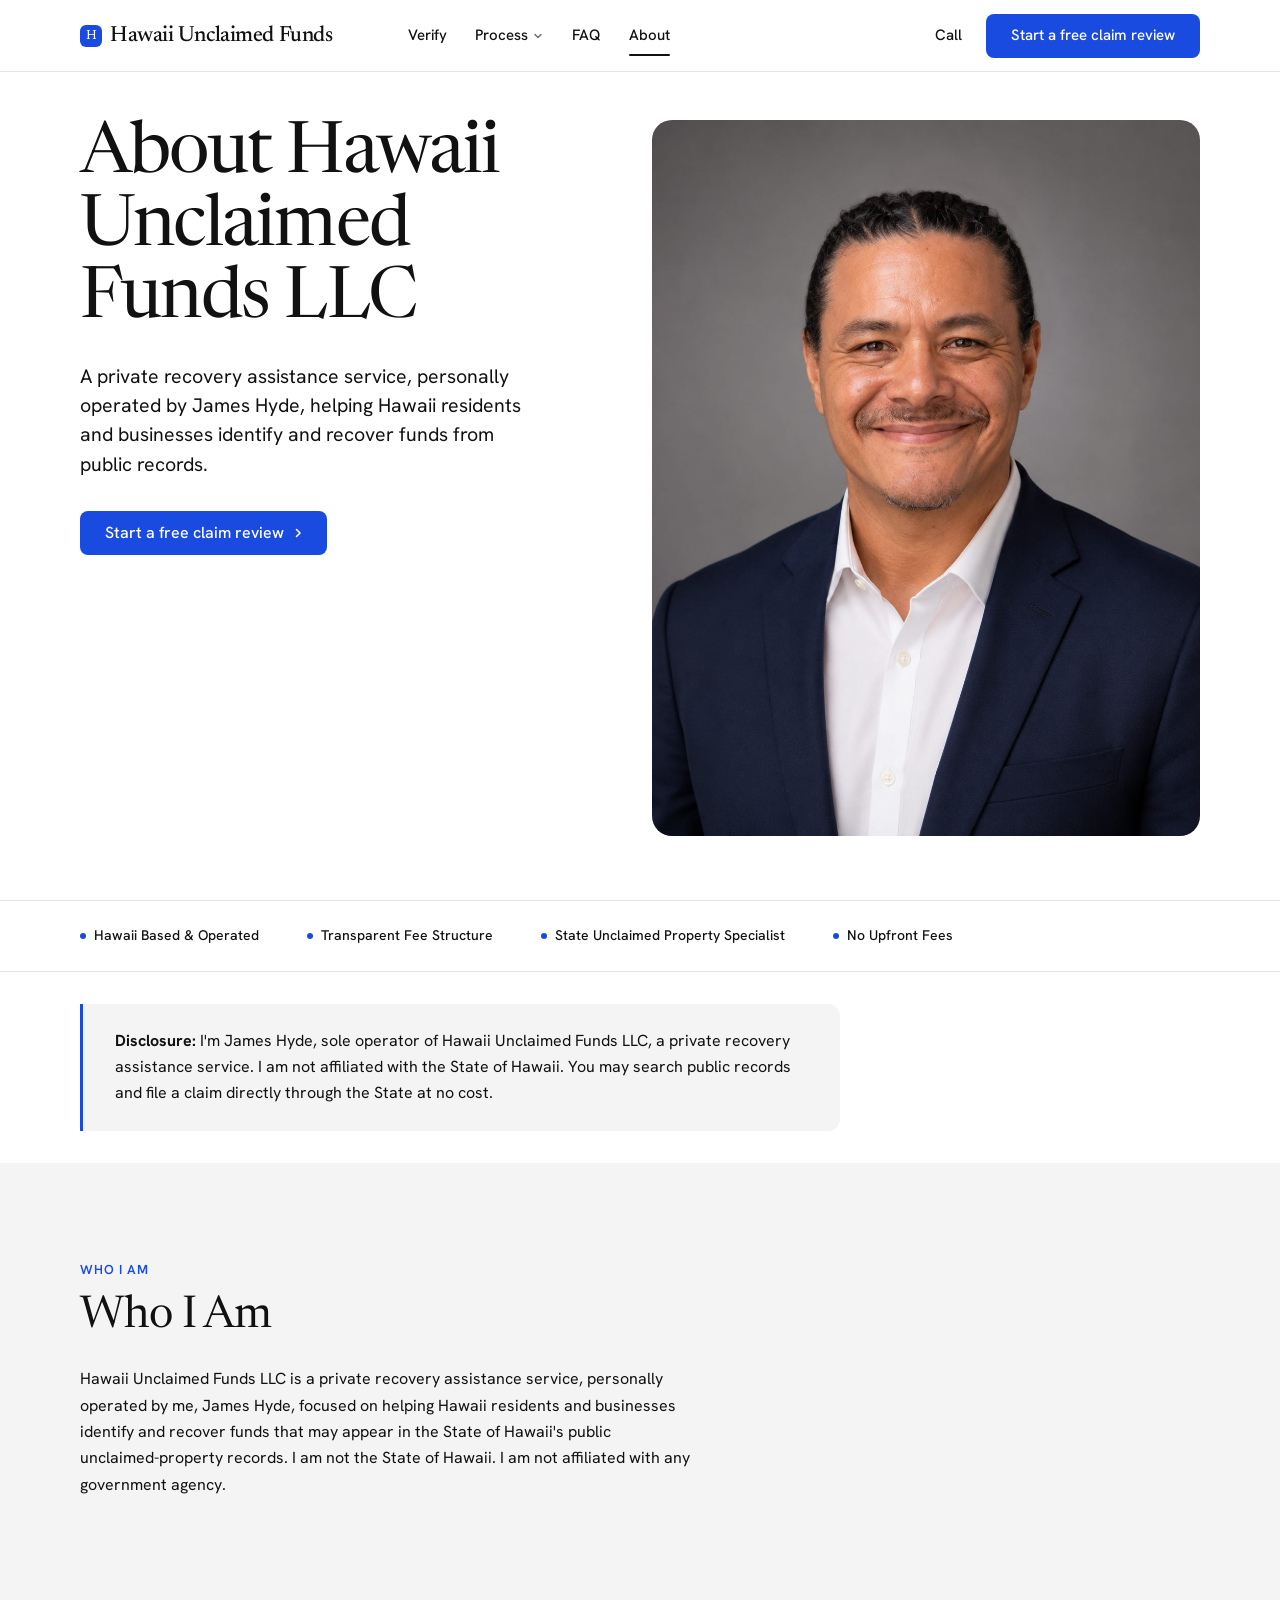
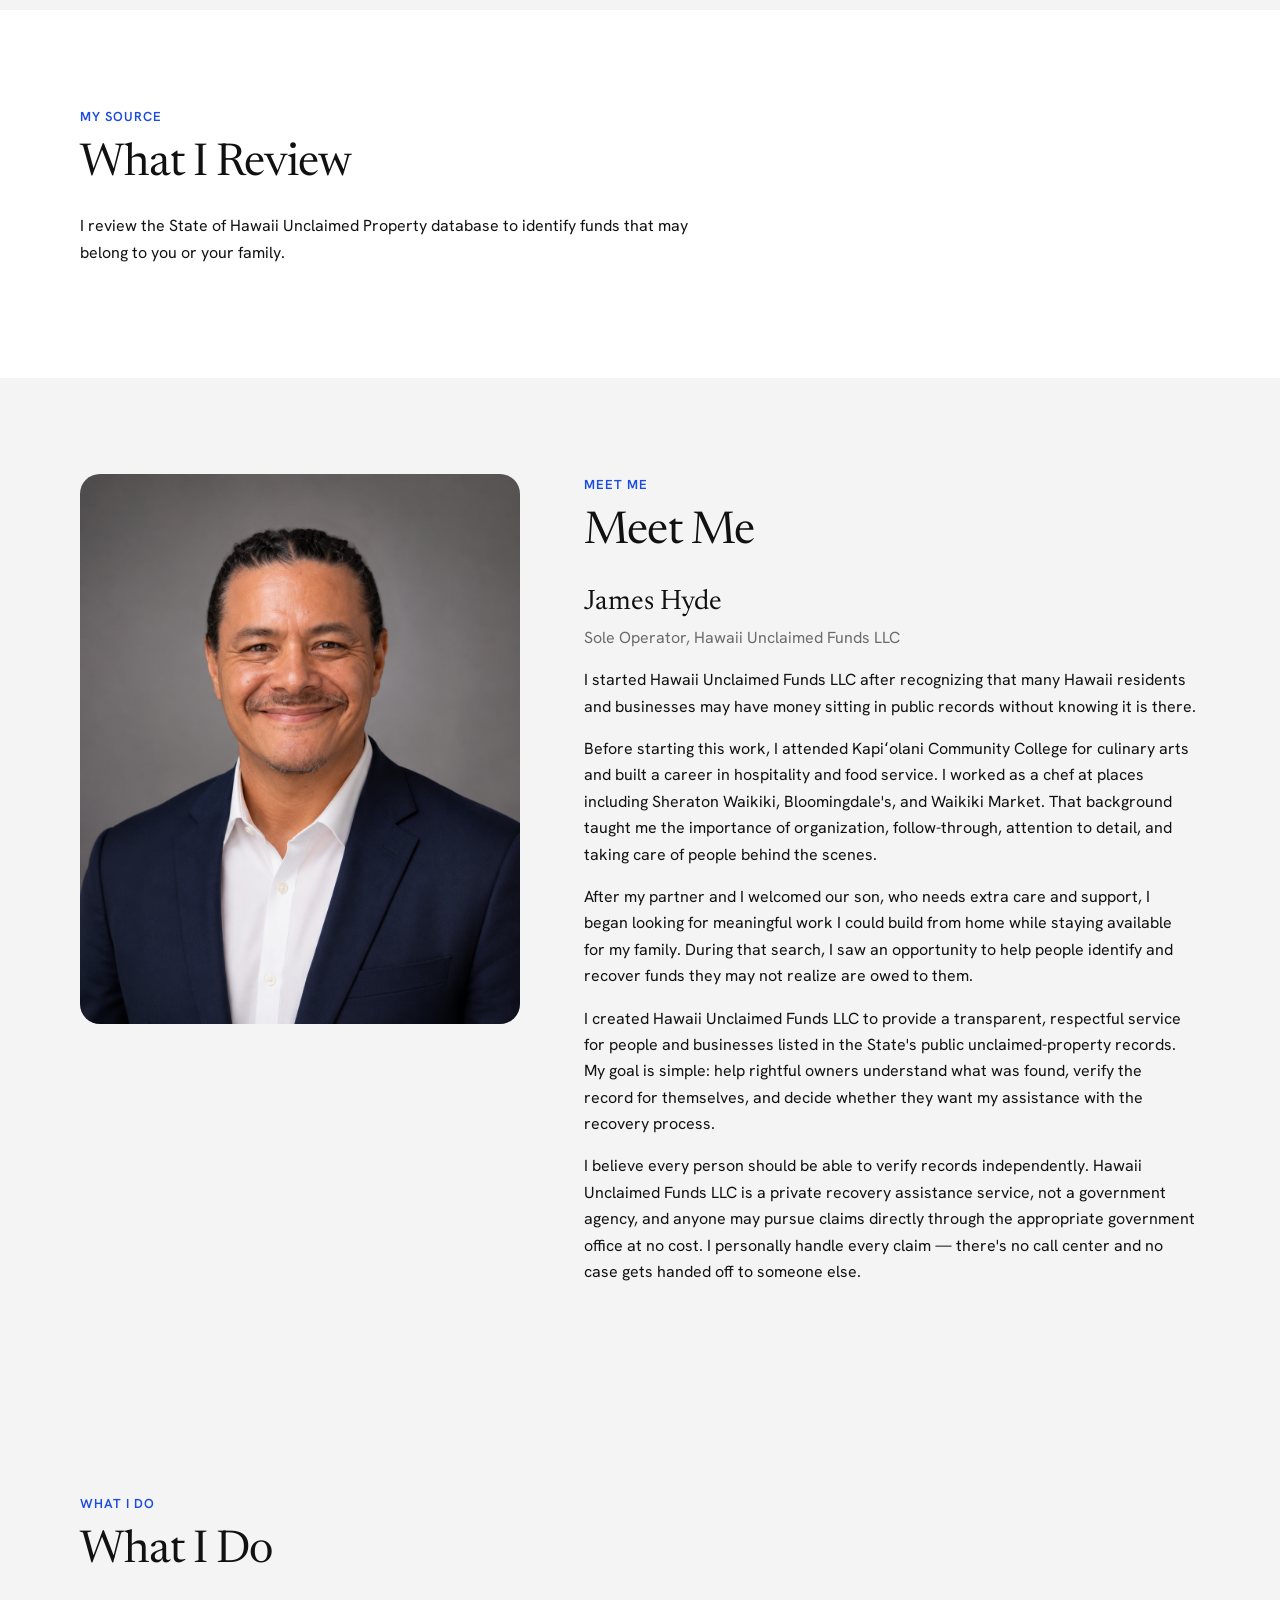
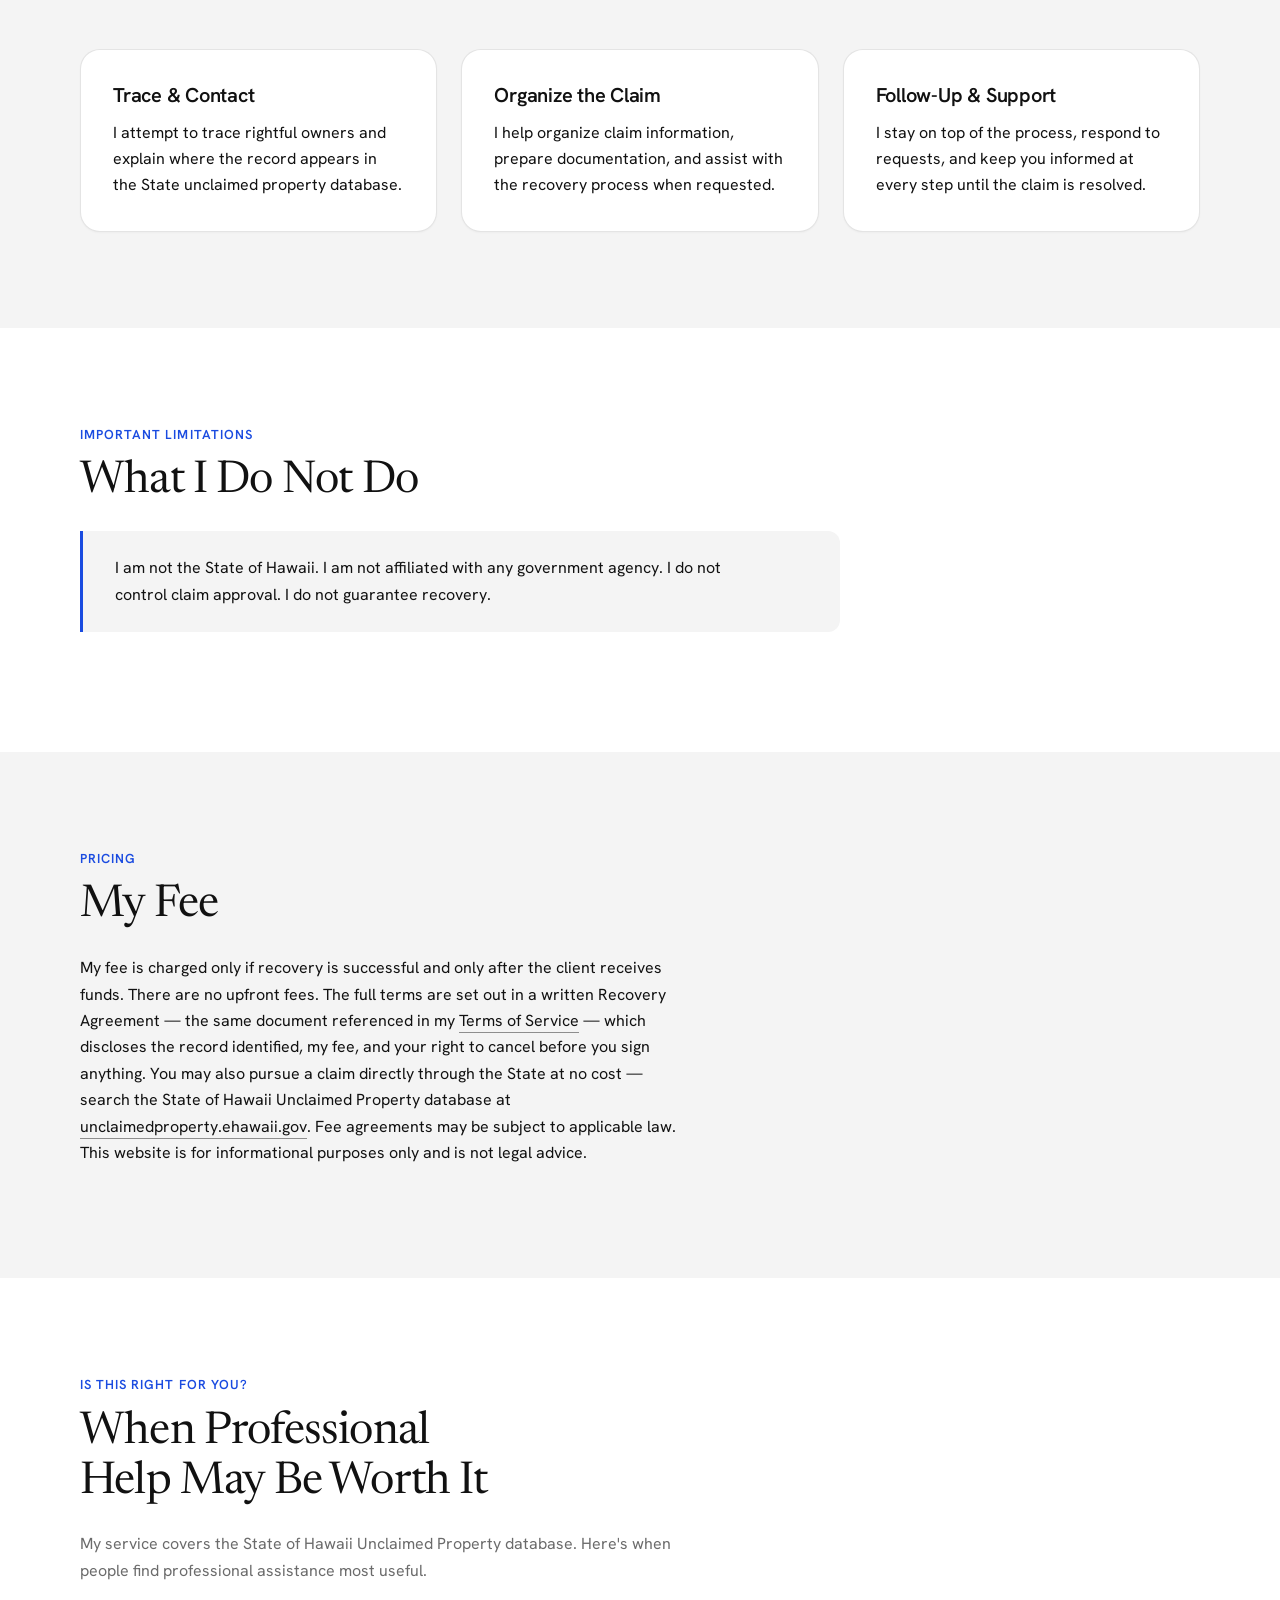
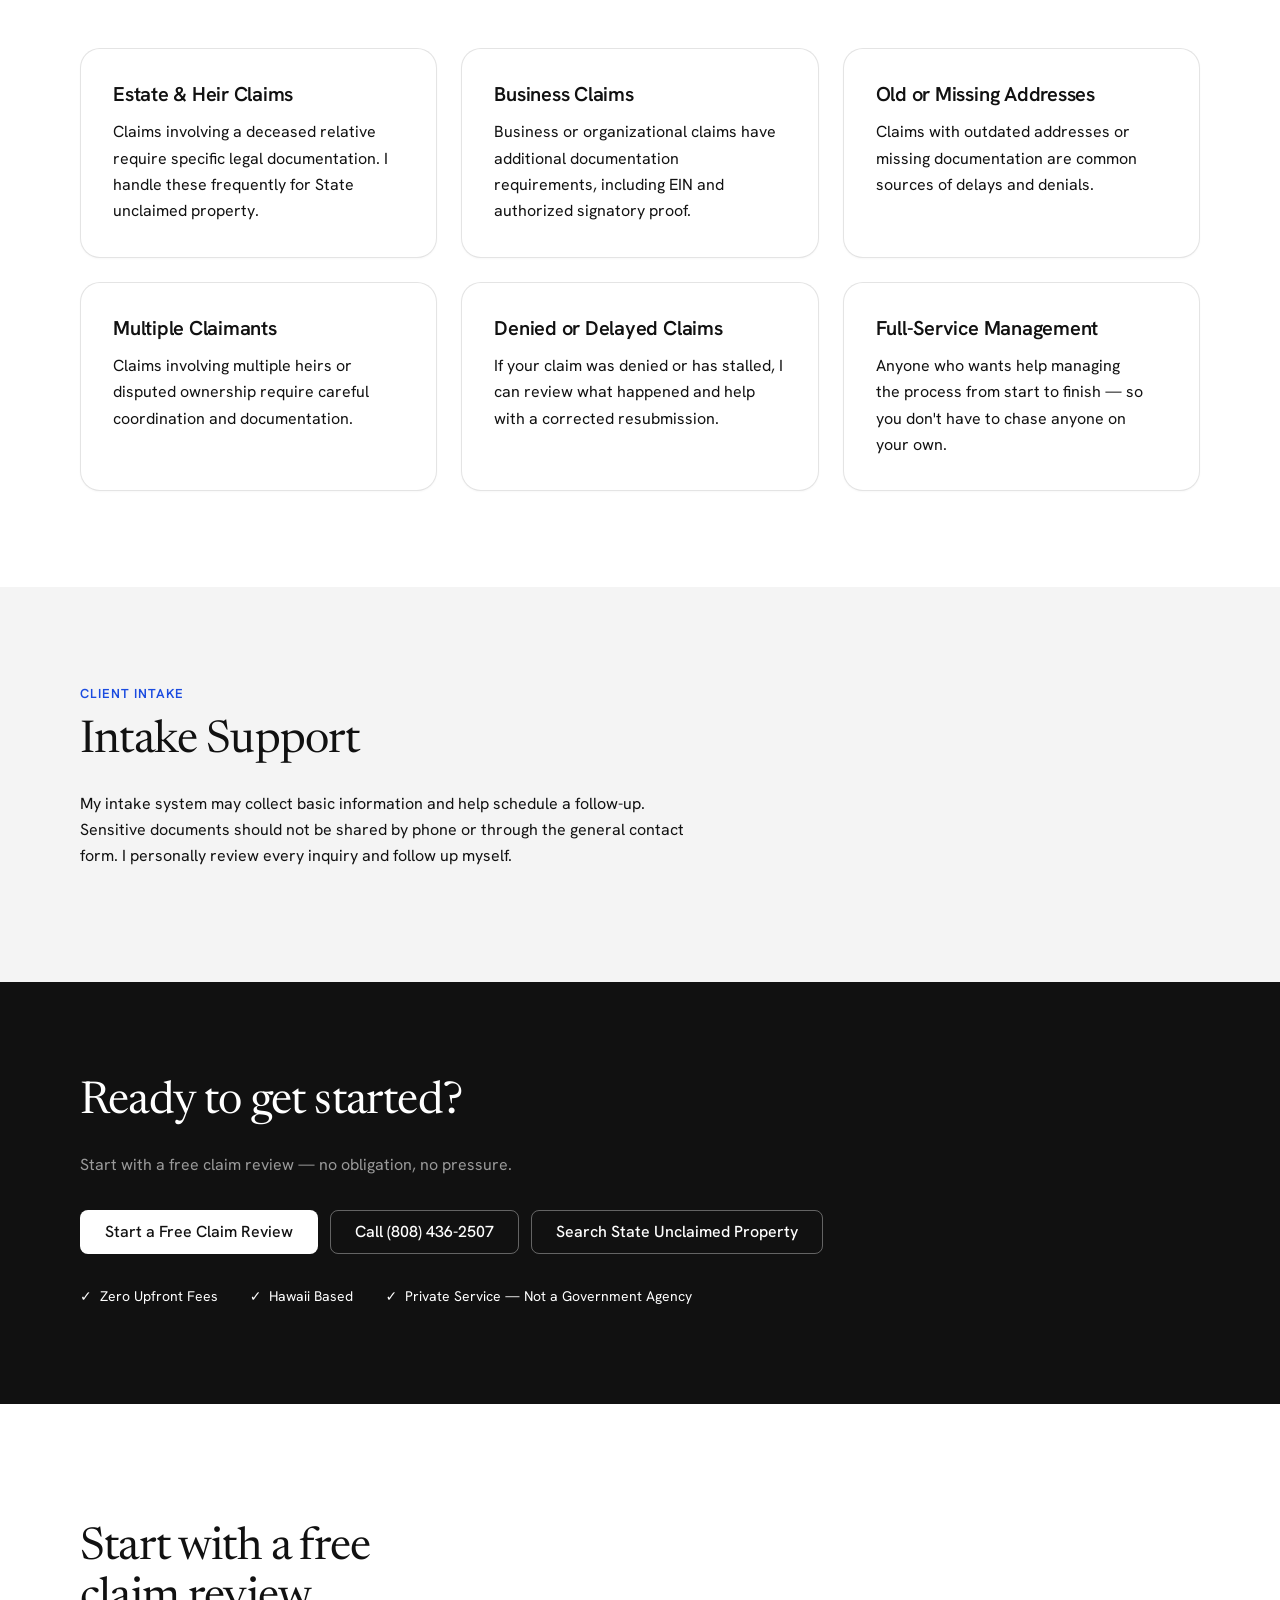
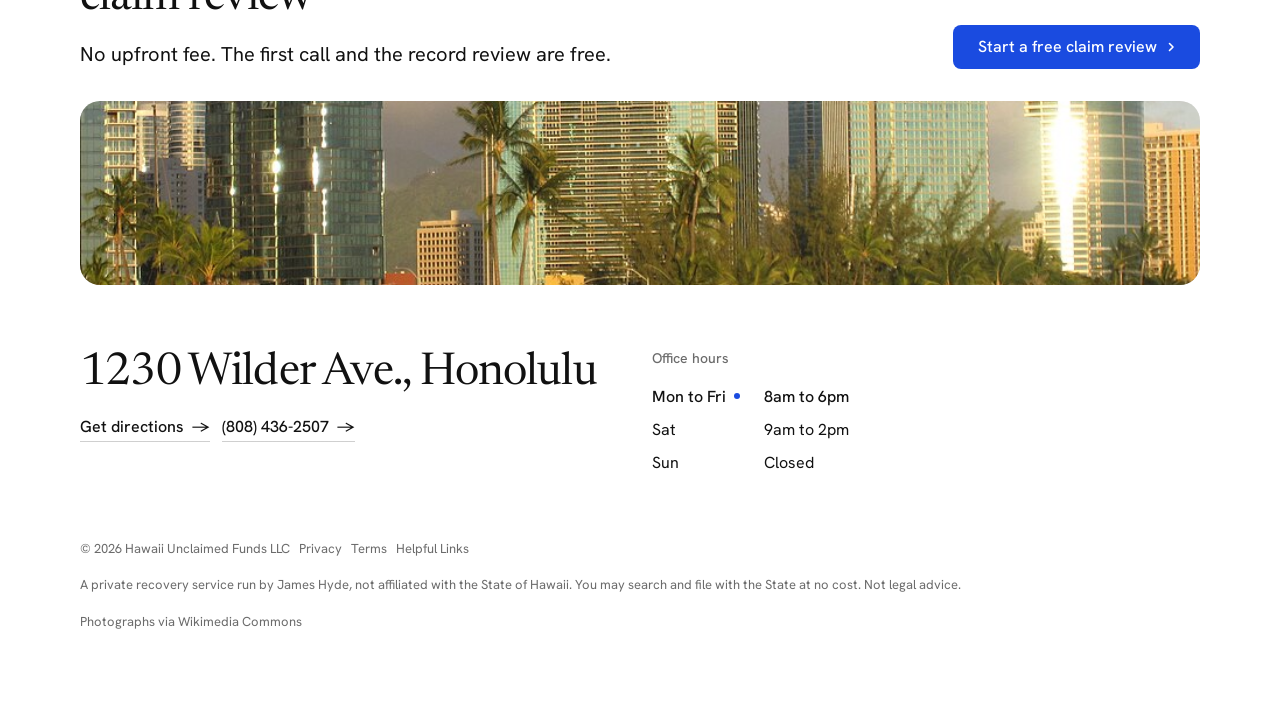
<file: about.html>
<!doctype html>
<html lang="en" data-type="service" data-radius="soft" data-buttons="solid" data-motion>
<head>
<meta charset="utf-8">
<meta name="viewport" content="width=device-width, initial-scale=1, viewport-fit=cover">
<title>About Me — Hawaii Unclaimed Funds LLC | Private Recovery Assistance</title>
<meta name="description" content="I'm James Hyde, sole operator of Hawaii Unclaimed Funds LLC, a private recovery assistance service helping Hawaii residents identify and recover funds from the State of Hawaii Unclaimed Property database." />
<meta name="robots" content="index, follow" />
<link rel="canonical" href="https://hawaiiunclaimedfunds.com/about.html" />
<meta property="og:title" content="About Hawaii Unclaimed Funds LLC" />
<meta property="og:description" content="A private recovery assistance service personally operated by James Hyde, focused on State of Hawaii Unclaimed Property recovery. Not affiliated with any government agency." />
<meta property="og:type" content="website" />
<meta property="og:url" content="https://hawaiiunclaimedfunds.com/about.html" />
<link rel="icon" href="favicon.svg" type="image/svg+xml">
<meta name="theme-color" content="#ffffff">
<meta name="site-kind" content="other">
<meta name="page-type" content="service">
<link rel="preconnect" href="https://fonts.googleapis.com">
<link rel="preconnect" href="https://fonts.gstatic.com" crossorigin>
<link href="https://fonts.googleapis.com/css2?family=Newsreader:opsz,wght@6..72,400..700&family=Hanken+Grotesk:wght@400..600&display=swap" rel="stylesheet">
<link rel="stylesheet" href="assets/system.css">
<link rel="stylesheet" href="assets/ui/cards.css">
<link rel="stylesheet" href="assets/motion/motion.css">
<link rel="stylesheet" href="assets/backgrounds/backgrounds.css">
<link rel="stylesheet" href="assets/layout/layout.css">
<link rel="stylesheet" href="assets/icons/icon.css">
<style>
:root {
  --p-bg: #ffffff; --p-surface: #f4f4f4; --p-ink: #111111; --p-muted: #6b6b6b;
  --p-accent: #1a4be0; --p-accent-ink: #ffffff; --p-action: #1a4be0; --p-action-ink: #ffffff;
  --p-inv-bg: #111111; --p-inv-surface: #1e1e1e; --p-inv-ink: #ffffff; --p-inv-muted: #9a9a9a;
  --p-inv-accent: #ffffff; --p-inv-accent-ink: #111111; --p-inv-action: #ffffff; --p-inv-action-ink: #111111;
  --font-display: "Newsreader", Georgia, serif;
  --font-text: "Hanken Grotesk", system-ui, sans-serif;
  --display-weight: 400;
  --display-tracking: -0.018em;
  --display-tracking-xl: -0.025em;
  --ly-scale: 1.06;
}
</style>
<link rel="stylesheet" href="assets/pages.css">
<script>document.documentElement.classList.add('m-enter');setTimeout(()=>document.documentElement.classList.add('m-enter-done'),700)</script>
<script src="assets/backgrounds/backgrounds.js"></script>
</head>
<body class="page-doc">
<header class="nav">
  <div class="wrap nav__bar">
    <a class="skip-link" href="#top">Skip to content</a>
    <a class="nav__logo" href="index.html"><span class="mark mark--initial" aria-hidden="true">H</span>Hawaii Unclaimed Funds</a>
    <nav class="nav__links" aria-label="Main">
      <div class="nav__item"><a class="nav__link" href="verify.html">Verify</a></div>
      <div class="nav__item">
        <a class="nav__link" href="how-it-works.html">Process <svg class="chev" viewBox="0 0 12 12" aria-hidden="true"><path d="M3 4.5l3 3 3-3" fill="none" stroke="currentColor" stroke-width="1.5" stroke-linecap="round" stroke-linejoin="round"/></svg></a>
        <div class="nav__menu">
          <div class="wrap grid">
            <div class="menu-col span-3">
              <p class="t-label">Before you call</p>
              <a href="verify.html">Verify a letter<span>Check my letter yourself</span></a>
              <a href="faq.html">Questions<span>Fees, letters and the State</span></a>
              <a href="contact.html">Contact<span>Phone, form and office hours</span></a>
              <a href="links.html">Helpful links<span>Official State sources</span></a>
            </div>
            <div class="menu-col span-3">
              <p class="t-label">Working with me</p>
              <a href="unclaimed-funds.html">Unclaimed funds<span>What the State holds, and why</span></a>
              <a href="how-it-works.html">How a claim works<span>From record to payment</span></a>
              <a href="why-use-us.html">Why use me<span>When help is worth the fee</span></a>
              <a href="index.html#estates">Estate claims<span>Heirs, executors and trustees</span></a>
            </div>
            <a class="menu-card span-3 start-10" href="index.html#estates">
              <div class="panel"><img class="frame__img" src="assets/img/photo-f24475818-500.jpg" alt="Green coastline and surf on the south shore of Maui" width="500" height="289" data-source="stand-in" data-subject="Maui"></div>
              <span class="t-card">Estate and trust claims</span>
              <span class="t-small muted">What the State asks heirs for</span>
            </a>
          </div>
        </div>
      </div>
      <div class="nav__item"><a class="nav__link" href="faq.html">FAQ</a></div>
      <div class="nav__item"><a class="nav__link" href="about.html" aria-current="page">About</a></div>
    </nav>
    <div class="nav__actions">
      <a class="nav__link" href="tel:+18084362507" aria-label="Call the office">Call</a>
      <a class="btn btn--primary" href="contact.html">Start a free claim review</a>
    </div>
    <button class="nav__toggle" type="button" aria-expanded="false" aria-label="Menu">
      <svg width="18" height="18" viewBox="0 0 18 18" aria-hidden="true"><path d="M2 5h14M2 13h14" stroke="currentColor" stroke-width="1.6" stroke-linecap="round"/></svg>
    </button>
  </div>
</header>

<main id="top">
  <section class="hero hero--split" data-enter aria-labelledby="hero-h">
    <div class="wrap"><div class="hero-text grid hero__grid">
      <div class="hero__text span-5">
        <h1 id="hero-h">About Hawaii Unclaimed Funds LLC</h1>
        <p class="hero__lead">A private recovery assistance service, personally operated by James Hyde, helping Hawaii residents and businesses identify and recover funds from public records.</p>
        <div class="btn-row"><a class="btn btn--primary" href="contact.html">Start a free claim review<svg class="m-arrow" viewBox="0 0 12 12" aria-hidden="true"><path class="m-arrow__stem" d="M1 6h8"/><path class="m-arrow__head" d="M4.5 2.5 8 6l-3.5 3.5"/></svg></a></div>
      </div>
      <div class="hero__media span-6 start-7">
        <img src="assets/img/james-hyde.jpg" width="1122" height="1402" alt="James Hyde, who runs Hawaii Unclaimed Funds LLC, in a navy jacket and white shirt" style="--ly-pos: 50% 22%" fetchpriority="high" data-source="stand-in">
      </div>
    </div></div>
  </section>

  <section class="section doc doc--banner"><div class="trust-banner">
  <div class="wrap">
    <div class="trust-banner-inner">
      <div class="trust-item"> Hawaii Based &amp; Operated</div>
      <div class="trust-item"> Transparent Fee Structure</div>
      <div class="trust-item"> State Unclaimed Property Specialist</div>
      <div class="trust-item"> No Upfront Fees</div>
    </div>
  </div>
</div></section>
  <section class="section doc doc--note"><div class="wrap">
  <div class="alert-info" role="note">
    <strong>Disclosure:</strong> I'm James Hyde, sole operator of Hawaii Unclaimed Funds LLC, a private recovery assistance service. I am not affiliated with the State of Hawaii. You may search public records and file a claim directly through the State at no cost.
  </div>
</div></section>
  <section class="section doc doc--alt" aria-labelledby="who-heading">
  <div class="wrap">
    <div>
      <div >
        <p class="subtitle">Who I Am</p>
        <h2 id="who-heading">Who I Am</h2>
        <p>Hawaii Unclaimed Funds LLC is a private recovery assistance service, personally operated by me, James Hyde, focused on helping Hawaii residents and businesses identify and recover funds that may appear in the State of Hawaii's public unclaimed-property records. I am not the State of Hawaii. I am not affiliated with any government agency.</p>
      </div>
    </div>
  </div>
</section>
  <section class="section doc" aria-labelledby="review-heading">
  <div class="wrap">
    <div>
      <div >
        <p class="subtitle">My Source</p>
        <h2 id="review-heading">What I Review</h2>
        <p>I review the State of Hawaii Unclaimed Property database to identify funds that may belong to you or your family.</p>
      </div>
    </div>
  </div>
</section>
  <section class="section doc doc--alt doc--founder" aria-labelledby="founder-heading">
  <div class="wrap">
    <div class="founder-grid">
      <div class="founder-image-card">
        <img src="public/images/james-hyde-founder.png" alt="James Hyde, sole operator of Hawaii Unclaimed Funds LLC" class="founder-image" />
      </div>
      <div class="founder-copy">
        <p class="subtitle">Meet Me</p>
        <h2 id="founder-heading">Meet Me</h2>
        <div class="founder-name">James Hyde</div>
        <p class="founder-title">Sole Operator, Hawaii Unclaimed Funds LLC</p>
        <p>I started Hawaii Unclaimed Funds LLC after recognizing that many Hawaii residents and businesses may have money sitting in public records without knowing it is there.</p>
        <p>Before starting this work, I attended Kapi&#699;olani Community College for culinary arts and built a career in hospitality and food service. I worked as a chef at places including Sheraton Waikiki, Bloomingdale's, and Waikiki Market. That background taught me the importance of organization, follow-through, attention to detail, and taking care of people behind the scenes.</p>
        <p>After my partner and I welcomed our son, who needs extra care and support, I began looking for meaningful work I could build from home while staying available for my family. During that search, I saw an opportunity to help people identify and recover funds they may not realize are owed to them.</p>
        <p>I created Hawaii Unclaimed Funds LLC to provide a transparent, respectful service for people and businesses listed in the State's public unclaimed-property records. My goal is simple: help rightful owners understand what was found, verify the record for themselves, and decide whether they want my assistance with the recovery process.</p>
        <p>I believe every person should be able to verify records independently. Hawaii Unclaimed Funds LLC is a private recovery assistance service, not a government agency, and anyone may pursue claims directly through the appropriate government office at no cost. I personally handle every claim — there's no call center and no case gets handed off to someone else.</p>
      </div>
    </div>
  </div>
</section>
  <section class="section doc doc--alt" aria-labelledby="what-heading">
  <div class="wrap">
    <div class="section-header">
      <p class="subtitle">What I Do</p>
      <h2 id="what-heading">What I Do</h2>
    </div>
    <div class="grid-3">
      <div class="card">
        
        <h3>Trace &amp; Contact</h3>
        <p>I attempt to trace rightful owners and explain where the record appears in the State unclaimed property database.</p>
      </div>
      <div class="card">
        
        <h3>Organize the Claim</h3>
        <p>I help organize claim information, prepare documentation, and assist with the recovery process when requested.</p>
      </div>
      <div class="card">
        
        <h3>Follow-Up &amp; Support</h3>
        <p>I stay on top of the process, respond to requests, and keep you informed at every step until the claim is resolved.</p>
      </div>
    </div>
  </div>
</section>
  <section class="section doc" aria-labelledby="donot-heading">
  <div class="wrap">
    <div>
      <div >
        <p class="subtitle">Important Limitations</p>
        <h2 id="donot-heading">What I Do Not Do</h2>
        <div class="alert-info" role="note">
          <p>I am not the State of Hawaii. I am not affiliated with any government agency. I do not control claim approval. I do not guarantee recovery.</p>
        </div>
      </div>
    </div>
  </div>
</section>
  <section class="section doc doc--alt" aria-labelledby="fee-heading">
  <div class="wrap">
    <div>
      <div >
        <p class="subtitle">Pricing</p>
        <h2 id="fee-heading">My Fee</h2>
        <p>My fee is charged only if recovery is successful and only after the client receives funds. There are no upfront fees. The full terms are set out in a written Recovery Agreement — the same document referenced in my <a href="terms.html">Terms of Service</a> — which discloses the record identified, my fee, and your right to cancel before you sign anything. You may also pursue a claim directly through the State at no cost — search the State of Hawaii Unclaimed Property database at <a href="https://unclaimedproperty.ehawaii.gov/lilo/property-search.html" target="_blank" rel="noopener noreferrer">unclaimedproperty.ehawaii.gov</a>. Fee agreements may be subject to applicable law. This website is for informational purposes only and is not legal advice.</p>
      </div>
    </div>
  </div>
</section>
  <section class="section doc" aria-labelledby="when-heading">
  <div class="wrap">
    <div class="section-header">
      <p class="subtitle">Is This Right for You?</p>
      <h2 id="when-heading">When Professional Help May Be Worth It</h2>
      <p>My service covers the State of Hawaii Unclaimed Property database. Here's when people find professional assistance most useful.</p>
    </div>
    <div class="grid-3">
      <div class="card">
        
        <h3>Estate &amp; Heir Claims</h3>
        <p>Claims involving a deceased relative require specific legal documentation. I handle these frequently for State unclaimed property.</p>
      </div>
      <div class="card">
        
        <h3>Business Claims</h3>
        <p>Business or organizational claims have additional documentation requirements, including EIN and authorized signatory proof.</p>
      </div>
      <div class="card">
        
        <h3>Old or Missing Addresses</h3>
        <p>Claims with outdated addresses or missing documentation are common sources of delays and denials.</p>
      </div>
      <div class="card">
        
        <h3>Multiple Claimants</h3>
        <p>Claims involving multiple heirs or disputed ownership require careful coordination and documentation.</p>
      </div>
      <div class="card">
        
        <h3>Denied or Delayed Claims</h3>
        <p>If your claim was denied or has stalled, I can review what happened and help with a corrected resubmission.</p>
      </div>
      <div class="card">
        
        <h3>Full-Service Management</h3>
        <p>Anyone who wants help managing the process from start to finish — so you don't have to chase anyone on your own.</p>
      </div>
    </div>
  </div>
</section>
  <section class="section doc doc--alt" aria-labelledby="intake-heading">
  <div class="wrap">
    <div>
      <div >
        <p class="subtitle">Client Intake</p>
        <h2 id="intake-heading">Intake Support</h2>
        <p>My intake system may collect basic information and help schedule a follow-up. Sensitive documents should not be shared by phone or through the general contact form. I personally review every inquiry and follow up myself.</p>
      </div>
    </div>
  </div>
</section>
  <section class="section doc doc--cta">
  <div class="wrap">
    <div >
      <h2>Ready to get started?</h2>
      <p>Start with a free claim review — no obligation, no pressure.</p>
      <div class="cta-buttons">
        <a href="contact.html" class="btn btn--primary">Start a Free Claim Review</a>
        <a href="tel:+18084362507" class="btn btn--secondary">Call (808) 436-2507</a>
        <a href="https://unclaimedproperty.ehawaii.gov/lilo/property-search.html" target="_blank" rel="noopener noreferrer" class="btn btn--secondary">Search State Unclaimed Property</a>
      </div>
      <div class="cta-trust">
        <div class="cta-trust-item"><span class="check">✓</span> Zero Upfront Fees</div>
        <div class="cta-trust-item"><span class="check">✓</span> Hawaii Based</div>
        <div class="cta-trust-item"><span class="check">✓</span> Private Service — Not a Government Agency</div>
      </div>
    </div>
  </div>
</section>
</main>

<footer class="footer closing footer--visit" id="contact" aria-labelledby="close-h">
  <div class="wrap">
    <div class="closing__cta close--photo">
      <div class="section-head--split">
        <div><h2 id="close-h">Start with a free claim review</h2><p class="t-lead">No upfront fee. The first call and the record review are free.</p></div>
        <a class="btn btn--primary" href="contact.html">Start a free claim review<svg class="m-arrow" viewBox="0 0 12 12" aria-hidden="true"><path class="m-arrow__stem" d="M1 6h8"/><path class="m-arrow__head" d="M4.5 2.5 8 6l-3.5 3.5"/></svg></a>
      </div>
      <div class="close__media"><img src="assets/img/photo-f136387480-960.jpg" srcset="assets/img/photo-f136387480-500.jpg 500w, assets/img/photo-f136387480-960.jpg 960w" sizes="(max-width: 639px) 720px, 100vw" width="960" height="539" alt="Honolulu towers and palms along the Kakaʻako waterfront in late afternoon light" loading="lazy" decoding="async" data-source="stand-in" data-subject="Honolulu"></div>
    </div>
    <div class="closing__links">
      <div class="grid">
        <div class="span-6 stack-4">
          <address class="footer__address">1230 Wilder Ave., Honolulu</address>
          <p><a class="link" href="https://www.openstreetmap.org/search?query=Wilder%20Avenue%20Honolulu">Get directions</a> &nbsp; <a class="link" href="tel:+18084362507">(808) 436-2507</a></p>
        </div>
        <div class="span-6 start-7 stack-4">
          <h3>Office hours</h3>
          <dl class="hours" data-tz="Pacific/Honolulu"><dt data-days="mon-fri">Mon to Fri</dt><dd>8am to 6pm</dd><dt data-days="sat">Sat</dt><dd>9am to 2pm</dd><dt data-days="sun">Sun</dt><dd>Closed</dd></dl>
        </div>
      </div>
      <div class="footer__legal">
        <span>&copy; 2026 Hawaii Unclaimed Funds LLC &nbsp; <a href="privacy.html">Privacy</a> &nbsp; <a href="terms.html">Terms</a> &nbsp; <a href="links.html">Helpful Links</a></span>
        <span>A private recovery service run by James Hyde, not affiliated with the State of Hawaii. You may search and file with the State at no cost. Not legal advice.</span>
        <a class="credits" href="credits.html">Photographs via Wikimedia Commons</a>
      </div>
    </div>
  </div>
</footer>

<nav class="actionbar" aria-label="Quick actions">
  <a class="btn btn--primary" href="contact.html">Start a free claim review</a>
</nav>

<script type="module" src="assets/system.js"></script>
<script type="module" src="assets/motion/motion.js"></script>
<script type="module" src="assets/layout/layout.js"></script>
<script src="script.js?v=20261115"></script>
</body>
</html>
</file>
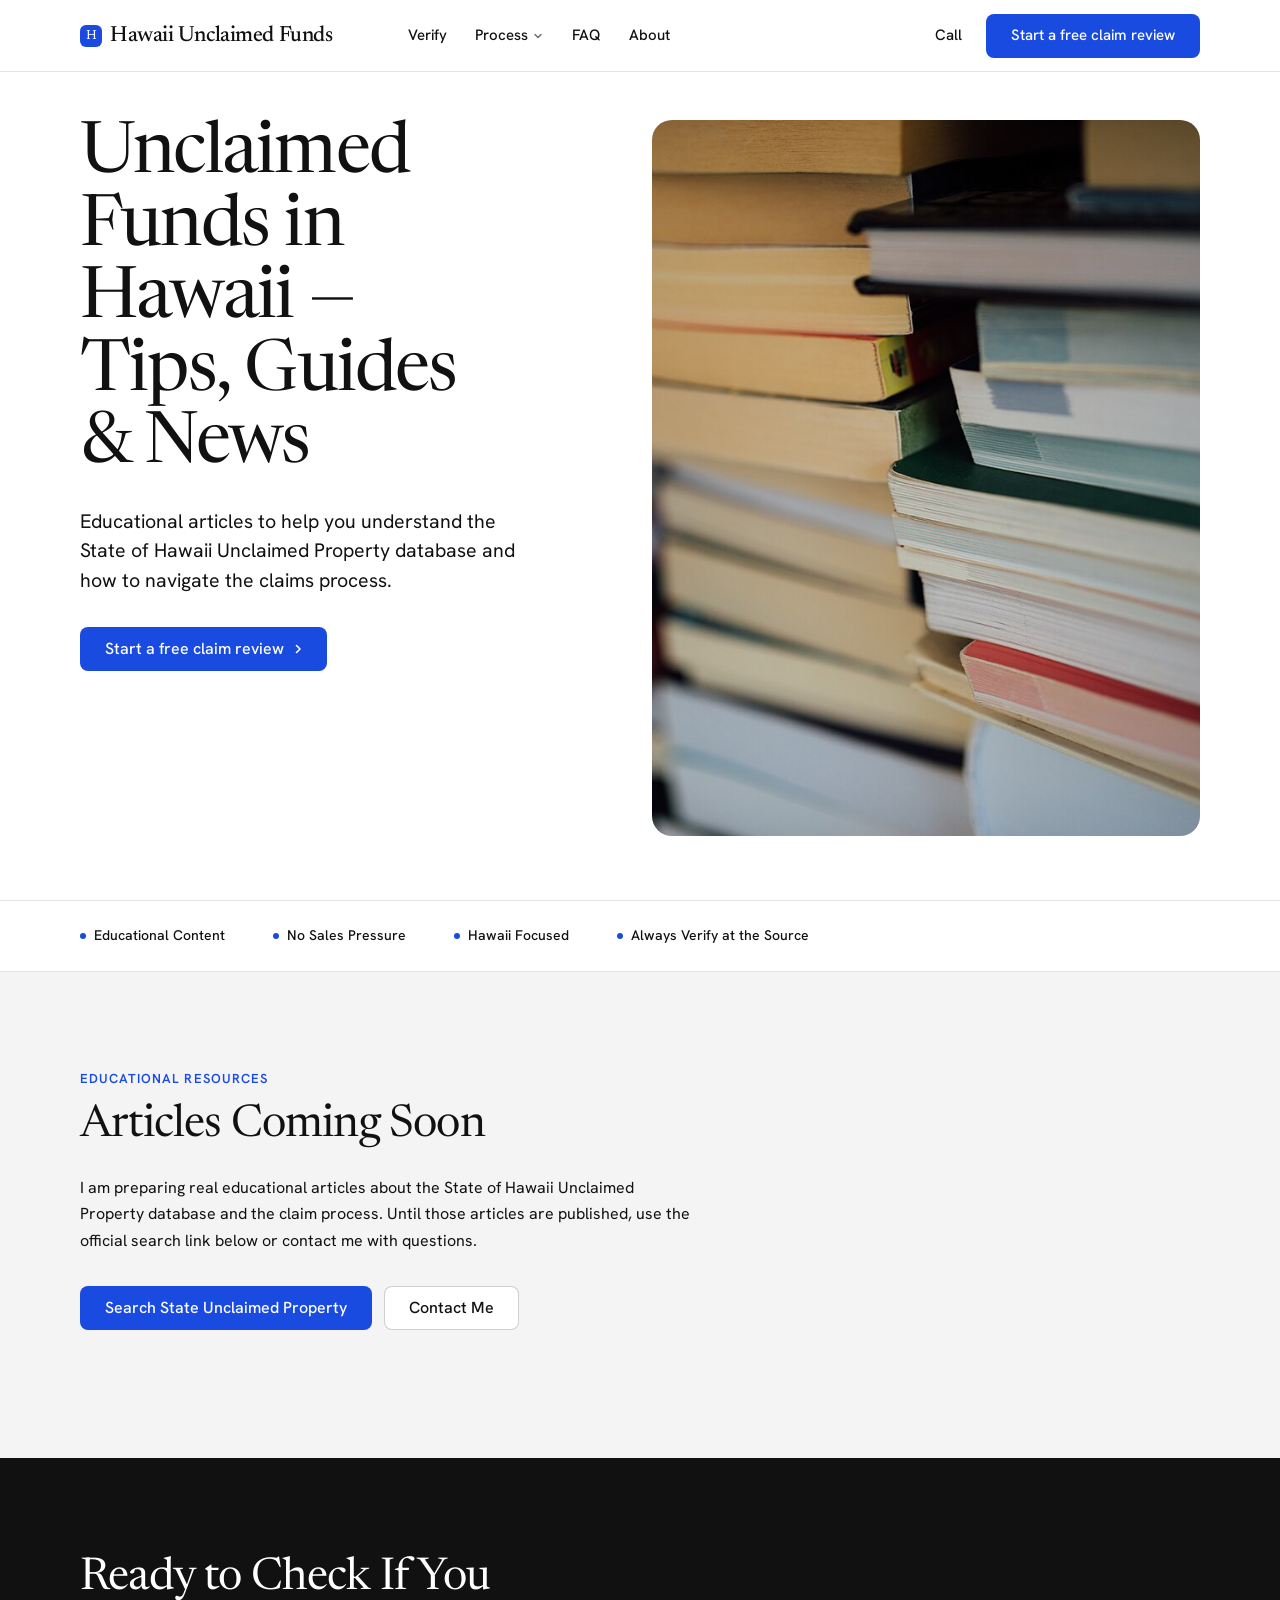
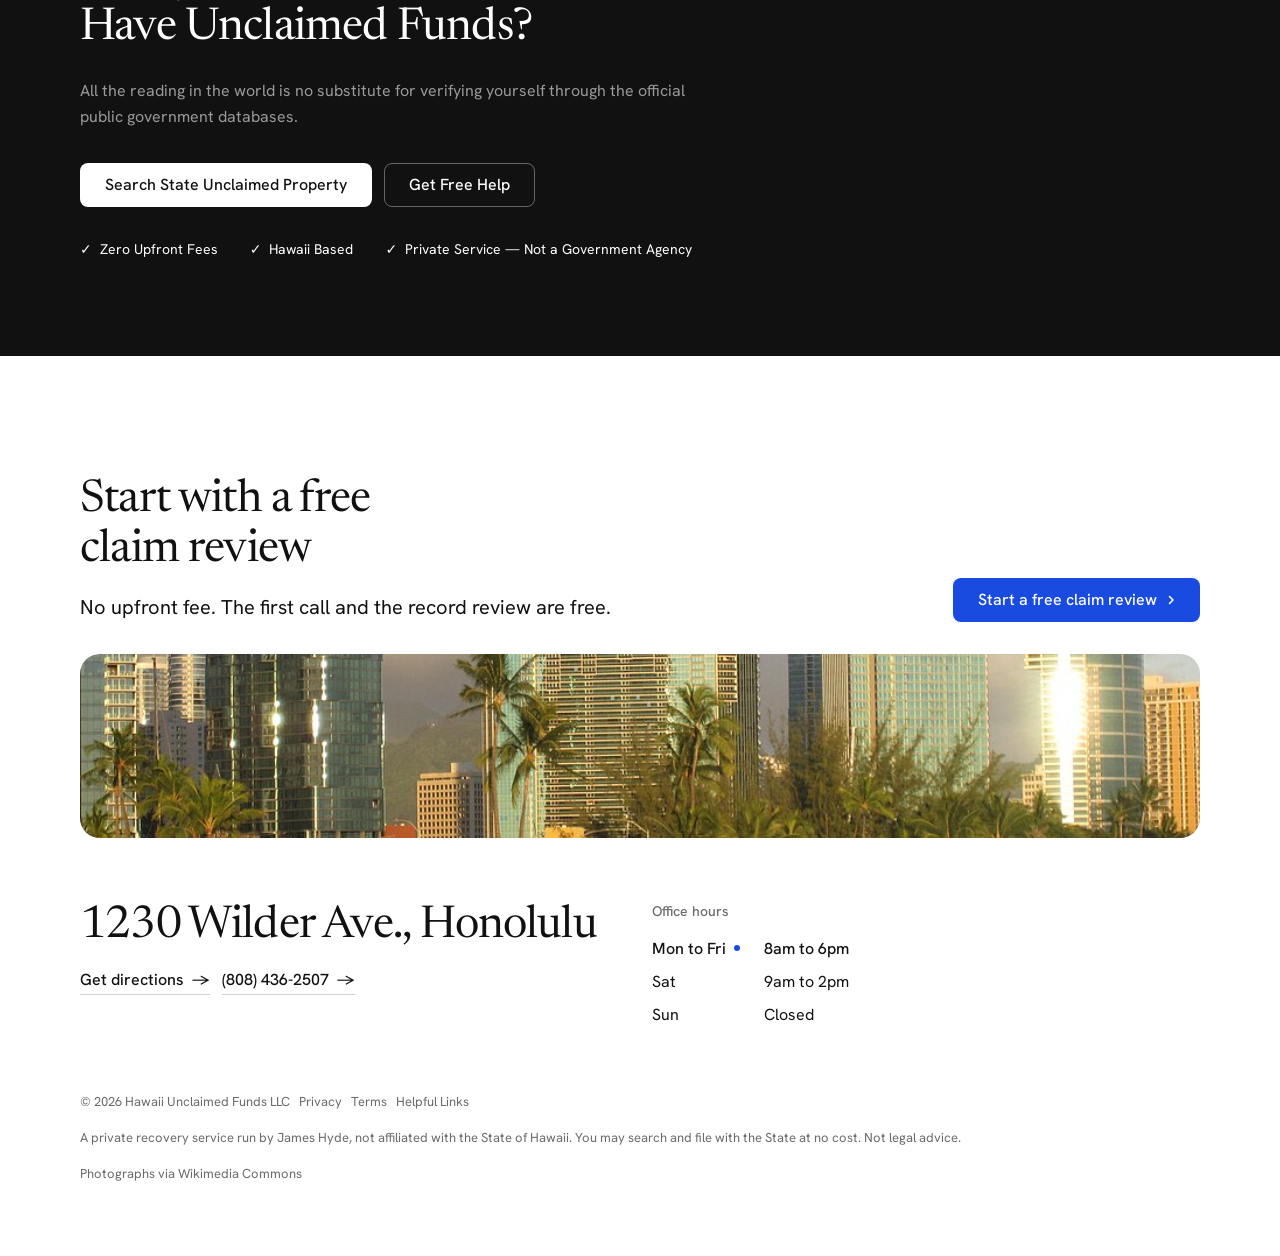
<file: blog.html>
<!doctype html>
<html lang="en" data-type="service" data-radius="soft" data-buttons="solid" data-motion>
<head>
<meta charset="utf-8">
<meta name="viewport" content="width=device-width, initial-scale=1, viewport-fit=cover">
<title>Blog — Hawaii Unclaimed Funds LLC | Tips, Guides &amp; News</title>
<meta name="description" content="Educational articles about unclaimed property in Hawaii — how to search the State database, common claim mistakes, estate and trust recovery, and more." />
<meta name="robots" content="index, follow" />
<link rel="canonical" href="https://hawaiiunclaimedfunds.com/blog.html" />
<meta property="og:title" content="Blog — Hawaii Unclaimed Funds LLC" />
<meta property="og:description" content="Tips, guides, and news about State of Hawaii unclaimed property recovery." />
<meta property="og:type" content="website" />
<meta property="og:url" content="https://hawaiiunclaimedfunds.com/blog.html" />
<link rel="icon" href="favicon.svg" type="image/svg+xml">
<meta name="theme-color" content="#ffffff">
<meta name="site-kind" content="other">
<meta name="page-type" content="service">
<link rel="preconnect" href="https://fonts.googleapis.com">
<link rel="preconnect" href="https://fonts.gstatic.com" crossorigin>
<link href="https://fonts.googleapis.com/css2?family=Newsreader:opsz,wght@6..72,400..700&family=Hanken+Grotesk:wght@400..600&display=swap" rel="stylesheet">
<link rel="stylesheet" href="assets/system.css">
<link rel="stylesheet" href="assets/ui/cards.css">
<link rel="stylesheet" href="assets/motion/motion.css">
<link rel="stylesheet" href="assets/backgrounds/backgrounds.css">
<link rel="stylesheet" href="assets/layout/layout.css">
<link rel="stylesheet" href="assets/icons/icon.css">
<style>
:root {
  --p-bg: #ffffff; --p-surface: #f4f4f4; --p-ink: #111111; --p-muted: #6b6b6b;
  --p-accent: #1a4be0; --p-accent-ink: #ffffff; --p-action: #1a4be0; --p-action-ink: #ffffff;
  --p-inv-bg: #111111; --p-inv-surface: #1e1e1e; --p-inv-ink: #ffffff; --p-inv-muted: #9a9a9a;
  --p-inv-accent: #ffffff; --p-inv-accent-ink: #111111; --p-inv-action: #ffffff; --p-inv-action-ink: #111111;
  --font-display: "Newsreader", Georgia, serif;
  --font-text: "Hanken Grotesk", system-ui, sans-serif;
  --display-weight: 400;
  --display-tracking: -0.018em;
  --display-tracking-xl: -0.025em;
  --ly-scale: 1.06;
}
</style>
<link rel="stylesheet" href="assets/pages.css">
<script>document.documentElement.classList.add('m-enter');setTimeout(()=>document.documentElement.classList.add('m-enter-done'),700)</script>
<script src="assets/backgrounds/backgrounds.js"></script>
</head>
<body class="page-doc">
<header class="nav">
  <div class="wrap nav__bar">
    <a class="skip-link" href="#top">Skip to content</a>
    <a class="nav__logo" href="index.html"><span class="mark mark--initial" aria-hidden="true">H</span>Hawaii Unclaimed Funds</a>
    <nav class="nav__links" aria-label="Main">
      <div class="nav__item"><a class="nav__link" href="verify.html">Verify</a></div>
      <div class="nav__item">
        <a class="nav__link" href="how-it-works.html">Process <svg class="chev" viewBox="0 0 12 12" aria-hidden="true"><path d="M3 4.5l3 3 3-3" fill="none" stroke="currentColor" stroke-width="1.5" stroke-linecap="round" stroke-linejoin="round"/></svg></a>
        <div class="nav__menu">
          <div class="wrap grid">
            <div class="menu-col span-3">
              <p class="t-label">Before you call</p>
              <a href="verify.html">Verify a letter<span>Check my letter yourself</span></a>
              <a href="faq.html">Questions<span>Fees, letters and the State</span></a>
              <a href="contact.html">Contact<span>Phone, form and office hours</span></a>
              <a href="links.html">Helpful links<span>Official State sources</span></a>
            </div>
            <div class="menu-col span-3">
              <p class="t-label">Working with me</p>
              <a href="unclaimed-funds.html">Unclaimed funds<span>What the State holds, and why</span></a>
              <a href="how-it-works.html">How a claim works<span>From record to payment</span></a>
              <a href="why-use-us.html">Why use me<span>When help is worth the fee</span></a>
              <a href="index.html#estates">Estate claims<span>Heirs, executors and trustees</span></a>
            </div>
            <a class="menu-card span-3 start-10" href="index.html#estates">
              <div class="panel"><img class="frame__img" src="assets/img/photo-f24475818-500.jpg" alt="Green coastline and surf on the south shore of Maui" width="500" height="289" data-source="stand-in" data-subject="Maui"></div>
              <span class="t-card">Estate and trust claims</span>
              <span class="t-small muted">What the State asks heirs for</span>
            </a>
          </div>
        </div>
      </div>
      <div class="nav__item"><a class="nav__link" href="faq.html">FAQ</a></div>
      <div class="nav__item"><a class="nav__link" href="about.html">About</a></div>
    </nav>
    <div class="nav__actions">
      <a class="nav__link" href="tel:+18084362507" aria-label="Call the office">Call</a>
      <a class="btn btn--primary" href="contact.html">Start a free claim review</a>
    </div>
    <button class="nav__toggle" type="button" aria-expanded="false" aria-label="Menu">
      <svg width="18" height="18" viewBox="0 0 18 18" aria-hidden="true"><path d="M2 5h14M2 13h14" stroke="currentColor" stroke-width="1.6" stroke-linecap="round"/></svg>
    </button>
  </div>
</header>

<main id="top">
  <section class="hero hero--split" data-enter aria-labelledby="hero-h">
    <div class="wrap"><div class="hero-text grid hero__grid">
      <div class="hero__text span-5">
        <h1 id="hero-h">Unclaimed Funds in Hawaii — Tips, Guides &amp; News</h1>
        <p class="hero__lead">Educational articles to help you understand the State of Hawaii Unclaimed Property database and how to navigate the claims process.</p>
        <div class="btn-row"><a class="btn btn--primary" href="contact.html">Start a free claim review<svg class="m-arrow" viewBox="0 0 12 12" aria-hidden="true"><path class="m-arrow__stem" d="M1 6h8"/><path class="m-arrow__head" d="M4.5 2.5 8 6l-3.5 3.5"/></svg></a></div>
      </div>
      <div class="hero__media span-6 start-7">
        <img src="assets/img/photo-c877.jpg" width="1280" height="853" alt="Stacks of old record books and folders seen from the side" style="--ly-pos: 50% 50%" fetchpriority="high" data-source="stand-in">
      </div>
    </div></div>
  </section>

  <section class="section doc doc--banner"><div class="trust-banner">
  <div class="wrap">
    <div class="trust-banner-inner">
      <div class="trust-item"> Educational Content</div>
      <div class="trust-item"> No Sales Pressure</div>
      <div class="trust-item"> Hawaii Focused</div>
      <div class="trust-item"> Always Verify at the Source</div>
    </div>
  </div>
</div></section>
  <section class="section doc doc--alt" aria-labelledby="blog-heading">
  <div class="wrap">
    <div>
      <div >
        <p class="subtitle">Educational Resources</p>
        <h2 id="blog-heading">Articles Coming Soon</h2>
        <p>I am preparing real educational articles about the State of Hawaii Unclaimed Property database and the claim process. Until those articles are published, use the official search link below or contact me with questions.</p>
        <div class="cta-buttons">
          <a href="https://unclaimedproperty.ehawaii.gov/lilo/property-search.html" target="_blank" rel="noopener noreferrer" class="btn btn--primary">Search State Unclaimed Property</a>
          <a href="contact.html" class="btn btn--secondary">Contact Me</a>
        </div>
      </div>
    </div>
  </div>
</section>
  <section class="section doc doc--cta">
  <div class="wrap">
    <div >
      <h2>Ready to Check If You Have Unclaimed Funds?</h2>
      <p>All the reading in the world is no substitute for verifying yourself through the official public government databases.</p>
      <div class="cta-buttons">
        <a href="https://unclaimedproperty.ehawaii.gov/lilo/property-search.html" target="_blank" rel="noopener noreferrer" class="btn btn--primary">Search State Unclaimed Property</a>
        <a href="contact.html" class="btn btn--secondary">Get Free Help</a>
      </div>
      <div class="cta-trust">
        <div class="cta-trust-item"><span class="check">✓</span> Zero Upfront Fees</div>
        <div class="cta-trust-item"><span class="check">✓</span> Hawaii Based</div>
        <div class="cta-trust-item"><span class="check">✓</span> Private Service — Not a Government Agency</div>
      </div>
    </div>
  </div>
</section>
</main>

<footer class="footer closing footer--visit" id="contact" aria-labelledby="close-h">
  <div class="wrap">
    <div class="closing__cta close--photo">
      <div class="section-head--split">
        <div><h2 id="close-h">Start with a free claim review</h2><p class="t-lead">No upfront fee. The first call and the record review are free.</p></div>
        <a class="btn btn--primary" href="contact.html">Start a free claim review<svg class="m-arrow" viewBox="0 0 12 12" aria-hidden="true"><path class="m-arrow__stem" d="M1 6h8"/><path class="m-arrow__head" d="M4.5 2.5 8 6l-3.5 3.5"/></svg></a>
      </div>
      <div class="close__media"><img src="assets/img/photo-f136387480-960.jpg" srcset="assets/img/photo-f136387480-500.jpg 500w, assets/img/photo-f136387480-960.jpg 960w" sizes="(max-width: 639px) 720px, 100vw" width="960" height="539" alt="Honolulu towers and palms along the Kakaʻako waterfront in late afternoon light" loading="lazy" decoding="async" data-source="stand-in" data-subject="Honolulu"></div>
    </div>
    <div class="closing__links">
      <div class="grid">
        <div class="span-6 stack-4">
          <address class="footer__address">1230 Wilder Ave., Honolulu</address>
          <p><a class="link" href="https://www.openstreetmap.org/search?query=Wilder%20Avenue%20Honolulu">Get directions</a> &nbsp; <a class="link" href="tel:+18084362507">(808) 436-2507</a></p>
        </div>
        <div class="span-6 start-7 stack-4">
          <h3>Office hours</h3>
          <dl class="hours" data-tz="Pacific/Honolulu"><dt data-days="mon-fri">Mon to Fri</dt><dd>8am to 6pm</dd><dt data-days="sat">Sat</dt><dd>9am to 2pm</dd><dt data-days="sun">Sun</dt><dd>Closed</dd></dl>
        </div>
      </div>
      <div class="footer__legal">
        <span>&copy; 2026 Hawaii Unclaimed Funds LLC &nbsp; <a href="privacy.html">Privacy</a> &nbsp; <a href="terms.html">Terms</a> &nbsp; <a href="links.html">Helpful Links</a></span>
        <span>A private recovery service run by James Hyde, not affiliated with the State of Hawaii. You may search and file with the State at no cost. Not legal advice.</span>
        <a class="credits" href="credits.html">Photographs via Wikimedia Commons</a>
      </div>
    </div>
  </div>
</footer>

<nav class="actionbar" aria-label="Quick actions">
  <a class="btn btn--primary" href="contact.html">Start a free claim review</a>
</nav>

<script type="module" src="assets/system.js"></script>
<script type="module" src="assets/motion/motion.js"></script>
<script type="module" src="assets/layout/layout.js"></script>
<script src="script.js?v=20261115"></script>
</body>
</html>
</file>
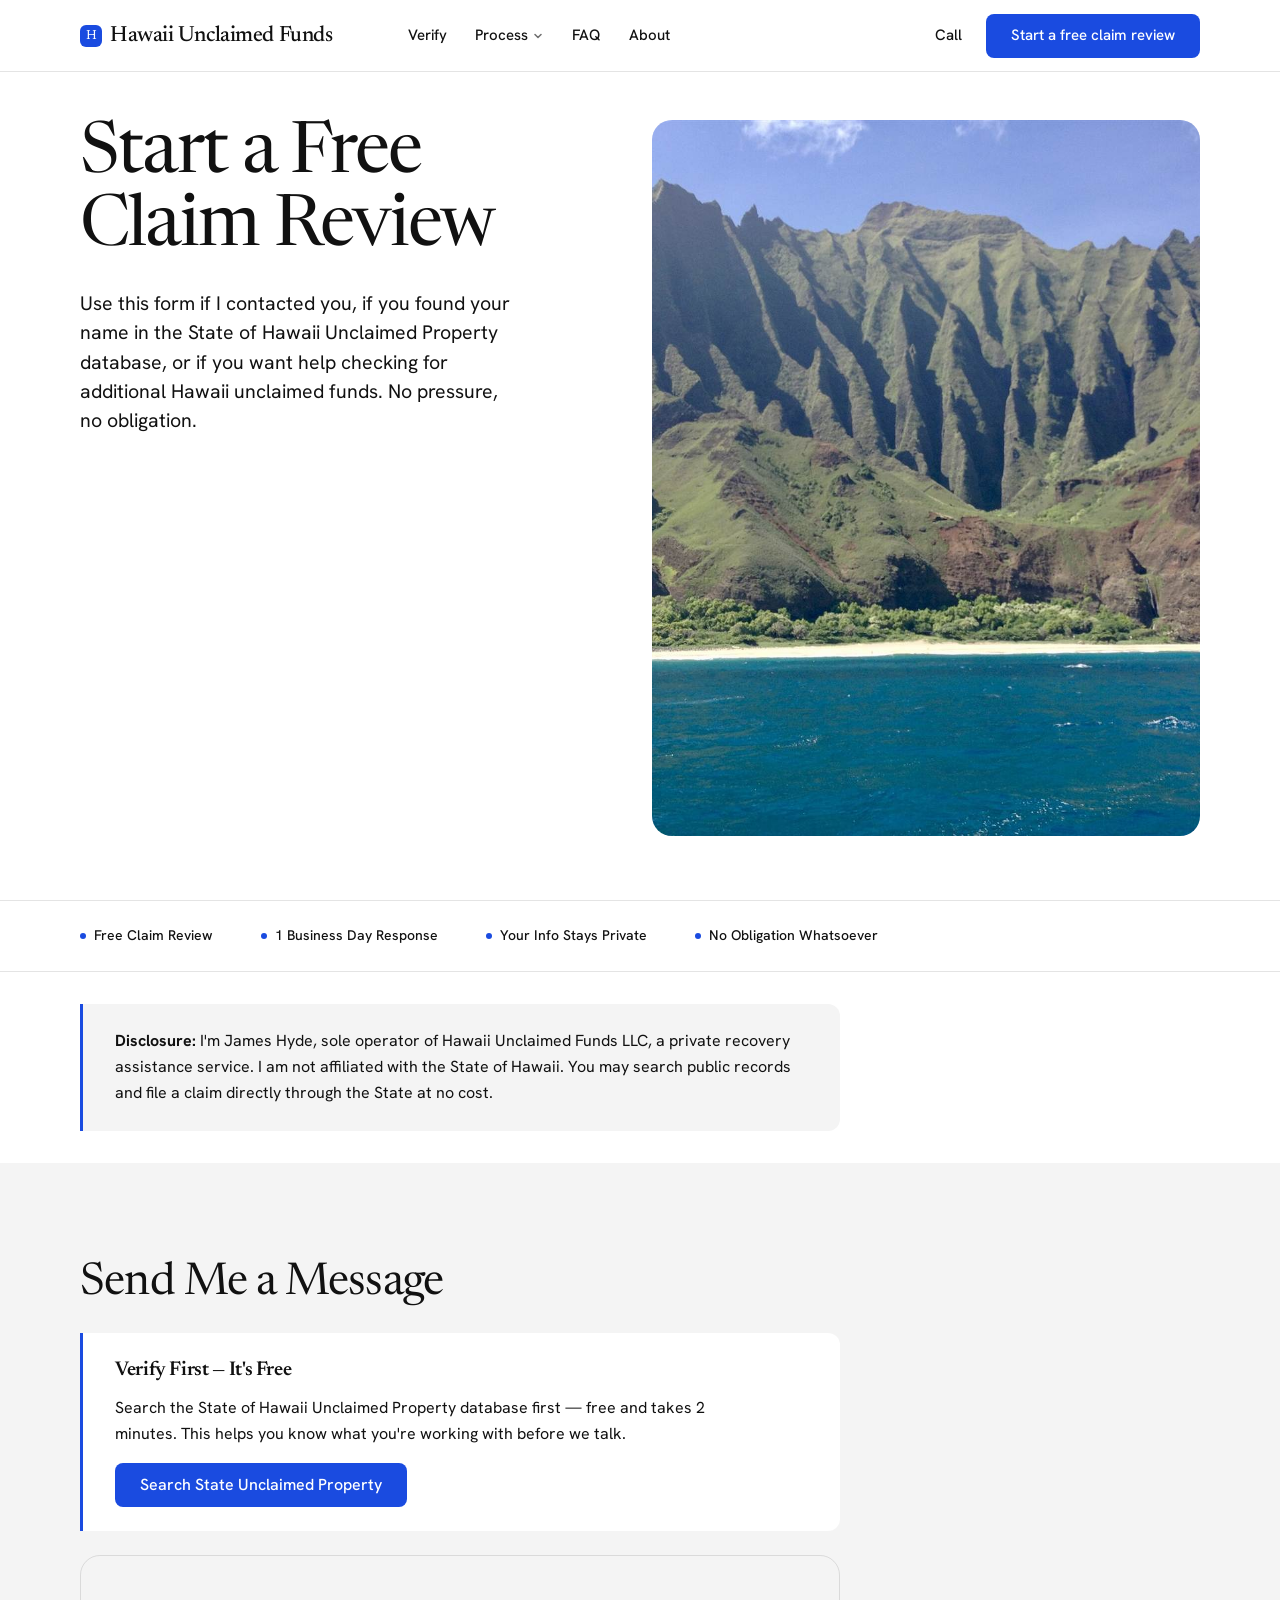
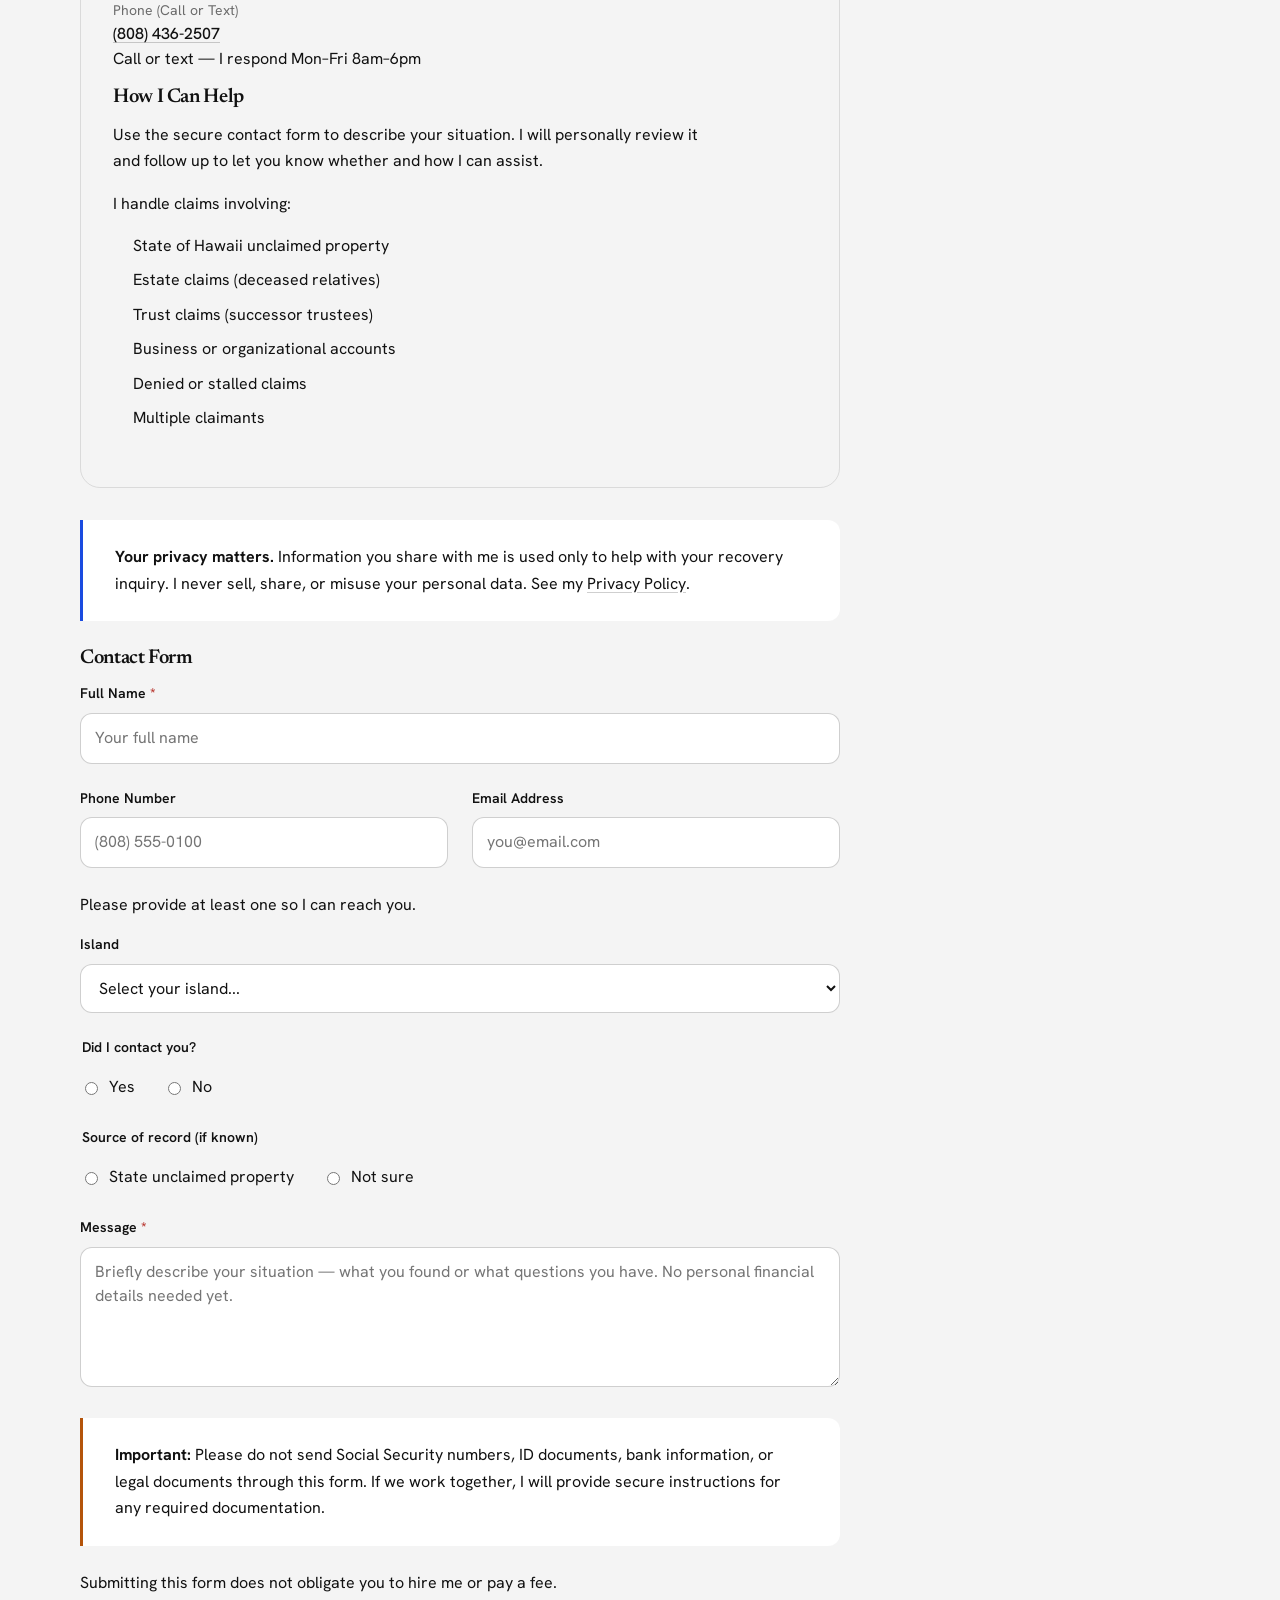
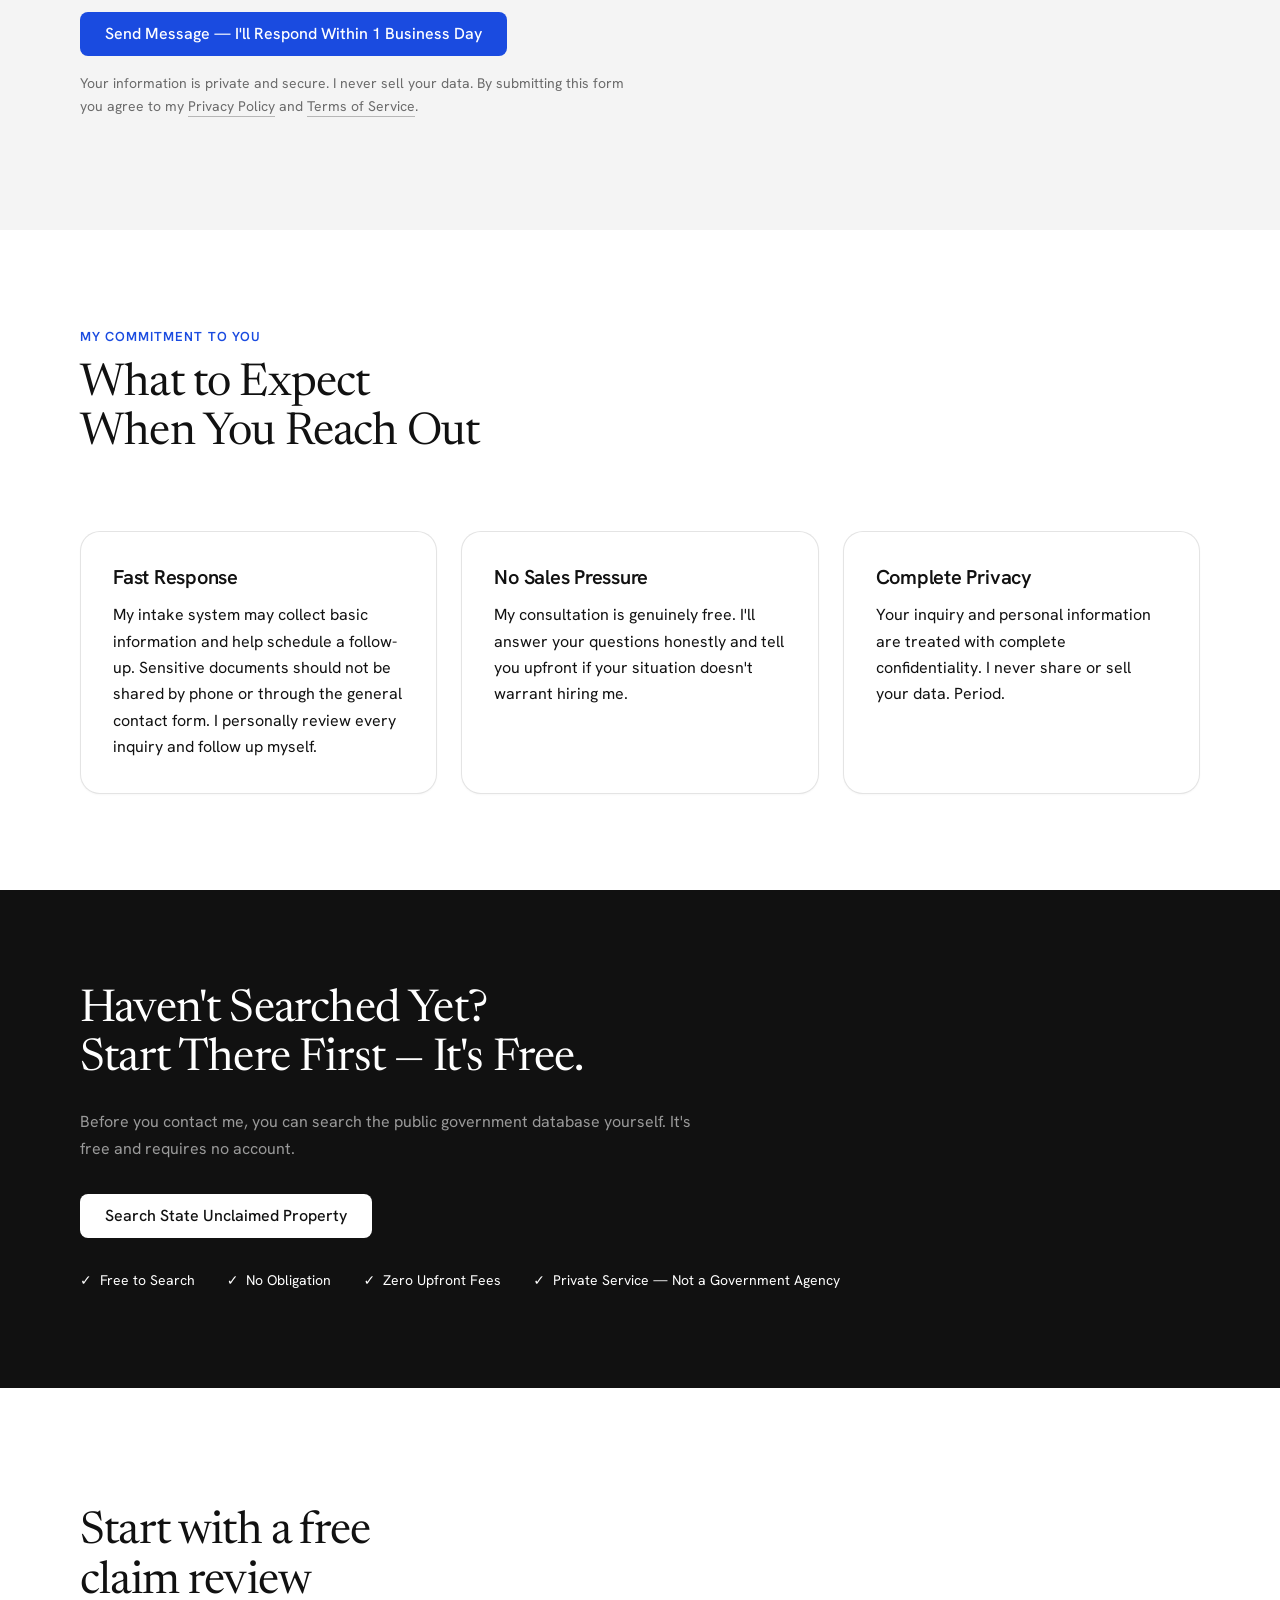
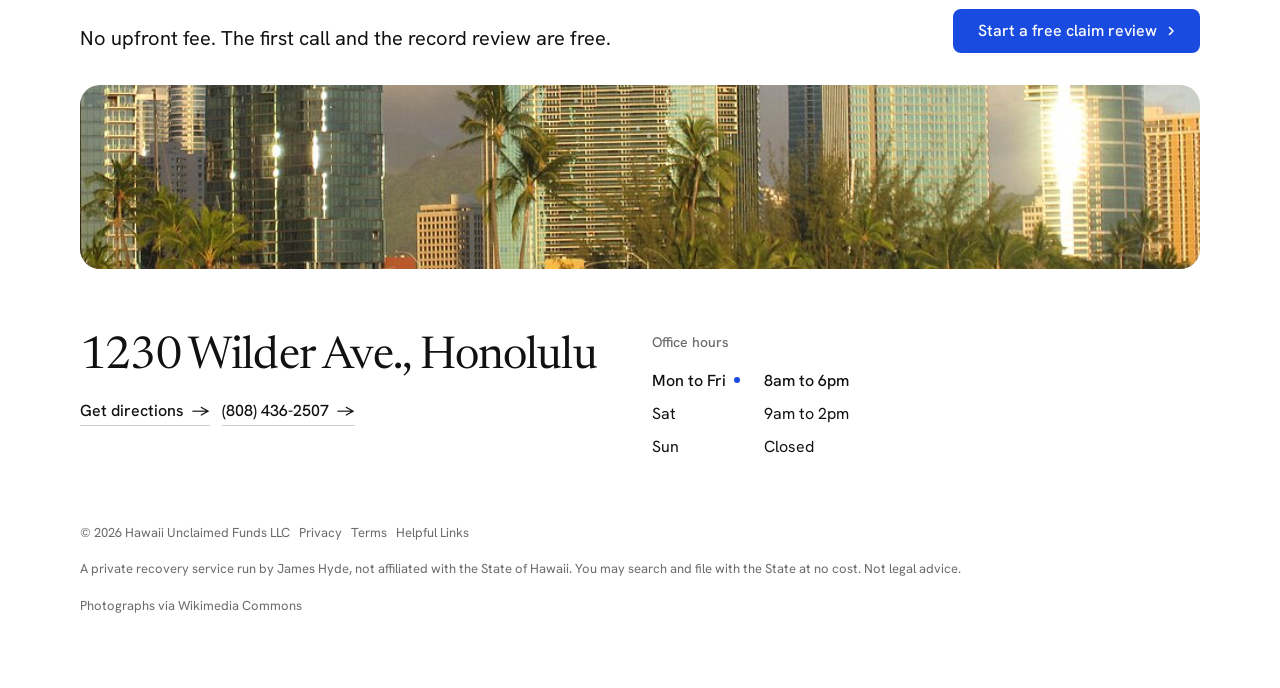
<file: contact.html>
<!doctype html>
<html lang="en" data-type="service" data-radius="soft" data-buttons="solid" data-motion>
<head>
<meta charset="utf-8">
<meta name="viewport" content="width=device-width, initial-scale=1, viewport-fit=cover">
<title>Contact Me | Hawaii Unclaimed Funds LLC — Free Claim Review</title>
<meta name="description" content="Contact Hawaii Unclaimed Funds LLC for a free claim review. Fill out my secure contact form — no obligation, no pressure." />
<meta name="robots" content="index, follow" />
<link rel="canonical" href="https://hawaiiunclaimedfunds.com/contact.html" />
<meta property="og:title" content="Contact Hawaii Unclaimed Funds LLC" />
<meta property="og:description" content="Free claim review — no obligation. Fill out my secure contact form. I respond within one business day." />
<meta property="og:type" content="website" />
<meta property="og:url" content="https://hawaiiunclaimedfunds.com/contact.html" />
<link rel="icon" href="favicon.svg" type="image/svg+xml">
<meta name="theme-color" content="#ffffff">
<meta name="site-kind" content="other">
<meta name="page-type" content="service">
<link rel="preconnect" href="https://fonts.googleapis.com">
<link rel="preconnect" href="https://fonts.gstatic.com" crossorigin>
<link href="https://fonts.googleapis.com/css2?family=Newsreader:opsz,wght@6..72,400..700&family=Hanken+Grotesk:wght@400..600&display=swap" rel="stylesheet">
<link rel="stylesheet" href="assets/system.css">
<link rel="stylesheet" href="assets/ui/cards.css">
<link rel="stylesheet" href="assets/motion/motion.css">
<link rel="stylesheet" href="assets/backgrounds/backgrounds.css">
<link rel="stylesheet" href="assets/layout/layout.css">
<link rel="stylesheet" href="assets/icons/icon.css">
<style>
:root {
  --p-bg: #ffffff; --p-surface: #f4f4f4; --p-ink: #111111; --p-muted: #6b6b6b;
  --p-accent: #1a4be0; --p-accent-ink: #ffffff; --p-action: #1a4be0; --p-action-ink: #ffffff;
  --p-inv-bg: #111111; --p-inv-surface: #1e1e1e; --p-inv-ink: #ffffff; --p-inv-muted: #9a9a9a;
  --p-inv-accent: #ffffff; --p-inv-accent-ink: #111111; --p-inv-action: #ffffff; --p-inv-action-ink: #111111;
  --font-display: "Newsreader", Georgia, serif;
  --font-text: "Hanken Grotesk", system-ui, sans-serif;
  --display-weight: 400;
  --display-tracking: -0.018em;
  --display-tracking-xl: -0.025em;
  --ly-scale: 1.06;
}
</style>
<link rel="stylesheet" href="assets/pages.css">
<script>document.documentElement.classList.add('m-enter');setTimeout(()=>document.documentElement.classList.add('m-enter-done'),700)</script>
<script src="assets/backgrounds/backgrounds.js"></script>
</head>
<body class="page-doc">
<header class="nav">
  <div class="wrap nav__bar">
    <a class="skip-link" href="#top">Skip to content</a>
    <a class="nav__logo" href="index.html"><span class="mark mark--initial" aria-hidden="true">H</span>Hawaii Unclaimed Funds</a>
    <nav class="nav__links" aria-label="Main">
      <div class="nav__item"><a class="nav__link" href="verify.html">Verify</a></div>
      <div class="nav__item">
        <a class="nav__link" href="how-it-works.html">Process <svg class="chev" viewBox="0 0 12 12" aria-hidden="true"><path d="M3 4.5l3 3 3-3" fill="none" stroke="currentColor" stroke-width="1.5" stroke-linecap="round" stroke-linejoin="round"/></svg></a>
        <div class="nav__menu">
          <div class="wrap grid">
            <div class="menu-col span-3">
              <p class="t-label">Before you call</p>
              <a href="verify.html">Verify a letter<span>Check my letter yourself</span></a>
              <a href="faq.html">Questions<span>Fees, letters and the State</span></a>
              <a href="contact.html">Contact<span>Phone, form and office hours</span></a>
              <a href="links.html">Helpful links<span>Official State sources</span></a>
            </div>
            <div class="menu-col span-3">
              <p class="t-label">Working with me</p>
              <a href="unclaimed-funds.html">Unclaimed funds<span>What the State holds, and why</span></a>
              <a href="how-it-works.html">How a claim works<span>From record to payment</span></a>
              <a href="why-use-us.html">Why use me<span>When help is worth the fee</span></a>
              <a href="index.html#estates">Estate claims<span>Heirs, executors and trustees</span></a>
            </div>
            <a class="menu-card span-3 start-10" href="index.html#estates">
              <div class="panel"><img class="frame__img" src="assets/img/photo-f24475818-500.jpg" alt="Green coastline and surf on the south shore of Maui" width="500" height="289" data-source="stand-in" data-subject="Maui"></div>
              <span class="t-card">Estate and trust claims</span>
              <span class="t-small muted">What the State asks heirs for</span>
            </a>
          </div>
        </div>
      </div>
      <div class="nav__item"><a class="nav__link" href="faq.html">FAQ</a></div>
      <div class="nav__item"><a class="nav__link" href="about.html">About</a></div>
    </nav>
    <div class="nav__actions">
      <a class="nav__link" href="tel:+18084362507" aria-label="Call the office">Call</a>
      <a class="btn btn--primary" href="contact.html">Start a free claim review</a>
    </div>
    <button class="nav__toggle" type="button" aria-expanded="false" aria-label="Menu">
      <svg width="18" height="18" viewBox="0 0 18 18" aria-hidden="true"><path d="M2 5h14M2 13h14" stroke="currentColor" stroke-width="1.6" stroke-linecap="round"/></svg>
    </button>
  </div>
</header>

<main id="top">
  <section class="hero hero--split" data-enter aria-labelledby="hero-h">
    <div class="wrap"><div class="hero-text grid hero__grid">
      <div class="hero__text span-5">
        <h1 id="hero-h">Start a Free Claim Review</h1>
        <p class="hero__lead">Use this form if I contacted you, if you found your name in the State of Hawaii Unclaimed Property database, or if you want help checking for additional Hawaii unclaimed funds. No pressure, no obligation.</p>
        
      </div>
      <div class="hero__media span-6 start-7">
        <img src="assets/img/photo-f66372890-1440.jpg" width="1440" height="1080" alt="The green ridges of the Nā Pali coast on Kauaʻi above a blue sea" style="--ly-pos: 50% 50%" fetchpriority="high" data-source="stand-in">
      </div>
    </div></div>
  </section>

  <section class="section doc doc--banner"><div class="trust-banner">
  <div class="wrap">
    <div class="trust-banner-inner">
      <div class="trust-item"> Free Claim Review</div>
      <div class="trust-item"> 1 Business Day Response</div>
      <div class="trust-item"> Your Info Stays Private</div>
      <div class="trust-item"> No Obligation Whatsoever</div>
    </div>
  </div>
</div></section>
  <section class="section doc doc--note"><div class="wrap">
  <div class="alert-info" role="note">
    <strong>Disclosure:</strong> I'm James Hyde, sole operator of Hawaii Unclaimed Funds LLC, a private recovery assistance service. I am not affiliated with the State of Hawaii. You may search public records and file a claim directly through the State at no cost.
  </div>
</div></section>
  <section class="section doc doc--alt" aria-labelledby="contact-heading">
  <div class="wrap">
    <h2 id="contact-heading" class="text-center">Send Me a Message</h2>
    <div class="stack-mobile">

      <!-- Contact Info -->
      <div >
        <!-- Before You Contact -->
        <div class="highlight-box">
          <h3> Verify First — It's Free</h3>
          <p>Search the State of Hawaii Unclaimed Property database first — free and takes 2 minutes. This helps you know what you're working with before we talk.</p>
          <a href="https://unclaimedproperty.ehawaii.gov/lilo/property-search.html" target="_blank" rel="noopener noreferrer" class="btn btn--primary">Search State Unclaimed Property</a>
        </div>

        <div class="contact-info-card">
          <div class="contact-item">
            
            <div>
              <div class="contact-item-label">Phone (Call or Text)</div>
              <div class="contact-item-value"><a href="tel:+18084362507">(808) 436-2507</a></div>
              <div>Call or text — I respond Mon–Fri 8am–6pm</div>
            </div>
          </div>
          <h3>How I Can Help</h3>
          <p>Use the secure contact form to describe your situation. I will personally review it and follow up to let you know whether and how I can assist.</p>
          <p>I handle claims involving:</p>
          <ul>
            <li>State of Hawaii unclaimed property</li>
            <li>Estate claims (deceased relatives)</li>
            <li>Trust claims (successor trustees)</li>
            <li>Business or organizational accounts</li>
            <li>Denied or stalled claims</li>
            <li>Multiple claimants</li>
          </ul>
        </div>

        <!-- Privacy Note -->
        <div class="alert-info">
          <strong> Your privacy matters.</strong> Information you share with me is used only to help with your recovery inquiry. I never sell, share, or misuse your personal data. See my <a href="privacy.html">Privacy Policy</a>.
        </div>
      </div>

      <!-- Contact Form -->
      <div >
        <div class="form-container">
          <h3>Contact Form</h3>
          <form class="contact-form" novalidate aria-label="Contact form">
            <div class="form-fields">

              <!-- Full Name -->
              <div class="form-group">
                <label class="form-label" for="full-name">Full Name <span class="req" aria-hidden="true">*</span></label>
                <input type="text" id="full-name" name="full_name" class="form-input" placeholder="Your full name" required autocomplete="name" aria-required="true" />
                <div class="form-error" role="alert" aria-live="polite"></div>
              </div>

              <!-- Phone and Email — both optional -->
              <div class="form-row">
                <div class="form-group">
                  <label class="form-label" for="phone">Phone Number</label>
                  <input type="tel" id="phone" name="phone" class="form-input" placeholder="(808) 555-0100" autocomplete="tel" />
                  <div class="form-error" role="alert" aria-live="polite"></div>
                </div>
                <div class="form-group">
                  <label class="form-label" for="email">Email Address</label>
                  <input type="email" id="email" name="email" class="form-input" placeholder="you@email.com" autocomplete="email" />
                  <div class="form-error" role="alert" aria-live="polite"></div>
                </div>
              </div>
              <p>Please provide at least one so I can reach you.</p>

              <!-- Island -->
              <div class="form-group">
                <label class="form-label" for="island">Island</label>
                <div class="form-select-wrap">
                  <select id="island" name="island" class="form-select" aria-label="Island">
                    <option value="">Select your island...</option>
                    <option value="oahu">Oahu</option>
                    <option value="maui">Maui</option>
                    <option value="hawaii-island">Hawaii Island</option>
                    <option value="kauai">Kauai</option>
                    <option value="molokai">Molokai</option>
                    <option value="lanai">Lanai</option>
                    <option value="other">Other</option>
                  </select>
                </div>
              </div>

              <!-- Did I contact you? -->
              <div class="form-group">
                <fieldset>
                  <legend class="form-label">Did I contact you?</legend>
                  <div>
                    <label>
                      <input type="radio" name="did_we_contact" value="yes" /> Yes
                    </label>
                    <label>
                      <input type="radio" name="did_we_contact" value="no" /> No
                    </label>
                  </div>
                </fieldset>
              </div>

              <!-- Source of record -->
              <div class="form-group">
                <fieldset>
                  <legend class="form-label">Source of record (if known)</legend>
                  <div>
                    <label>
                      <input type="radio" name="source_of_record" value="state-unclaimed-property" /> State unclaimed property
                    </label>
                    <label>
                      <input type="radio" name="source_of_record" value="not-sure" /> Not sure
                    </label>
                  </div>
                </fieldset>
              </div>

              <!-- Message -->
              <div class="form-group">
                <label class="form-label" for="message">Message <span class="req" aria-hidden="true">*</span></label>
                <textarea id="message" name="message" class="form-textarea" placeholder="Briefly describe your situation — what you found or what questions you have. No personal financial details needed yet." required aria-required="true"></textarea>
                <div class="form-error" role="alert" aria-live="polite"></div>
              </div>

              <!-- Security Warning -->
              <div class="alert-warning" role="note">
                <strong>Important:</strong> Please do not send Social Security numbers, ID documents, bank information, or legal documents through this form. If we work together, I will provide secure instructions for any required documentation.
              </div>

              <!-- Reassurance -->
              <p>Submitting this form does not obligate you to hire me or pay a fee.</p>

              <div class="form-submit-row">
                <button type="submit" class="btn btn--primary">Send Message — I'll Respond Within 1 Business Day</button>
              </div>
              <p class="form-privacy"> Your information is private and secure. I never sell your data. By submitting this form you agree to my <a href="privacy.html">Privacy Policy</a> and <a href="terms.html">Terms of Service</a>.</p>
            </div>

            <div class="form-success" role="alert" aria-live="polite">
              <h4>Message Received</h4>
              <p>Thank you. Your message has been received. I will review it and follow up.</p>
            </div>
          </form>
        </div>
      </div>

    </div>
  </div>
</section>
  <section class="section doc" aria-labelledby="commit-heading">
  <div class="wrap">
    <div class="section-header">
      <p class="subtitle">My Commitment to You</p>
      <h2 id="commit-heading">What to Expect When You Reach Out</h2>
    </div>
    <div class="grid-3">
      <div class="card">
        
        <h3>Fast Response</h3>
        <p>My intake system may collect basic information and help schedule a follow-up. Sensitive documents should not be shared by phone or through the general contact form. I personally review every inquiry and follow up myself.</p>
      </div>
      <div class="card">
        
        <h3>No Sales Pressure</h3>
        <p>My consultation is genuinely free. I'll answer your questions honestly and tell you upfront if your situation doesn't warrant hiring me.</p>
      </div>
      <div class="card">
        
        <h3>Complete Privacy</h3>
        <p>Your inquiry and personal information are treated with complete confidentiality. I never share or sell your data. Period.</p>
      </div>
    </div>
  </div>
</section>
  <section class="section doc doc--cta">
  <div class="wrap">
    <div >
      <h2>Haven't Searched Yet? Start There First — It's Free.</h2>
      <p>Before you contact me, you can search the public government database yourself. It's free and requires no account.</p>
      <div class="cta-buttons">
        <a href="https://unclaimedproperty.ehawaii.gov/lilo/property-search.html" target="_blank" rel="noopener noreferrer" class="btn btn--primary">Search State Unclaimed Property</a>
      </div>
      <div class="cta-trust">
        <div class="cta-trust-item"><span class="check">✓</span> Free to Search</div>
        <div class="cta-trust-item"><span class="check">✓</span> No Obligation</div>
        <div class="cta-trust-item"><span class="check">✓</span> Zero Upfront Fees</div>
        <div class="cta-trust-item"><span class="check">✓</span> Private Service — Not a Government Agency</div>
      </div>
    </div>
  </div>
</section>
</main>

<footer class="footer closing footer--visit" id="contact" aria-labelledby="close-h">
  <div class="wrap">
    <div class="closing__cta close--photo">
      <div class="section-head--split">
        <div><h2 id="close-h">Start with a free claim review</h2><p class="t-lead">No upfront fee. The first call and the record review are free.</p></div>
        <a class="btn btn--primary" href="contact.html">Start a free claim review<svg class="m-arrow" viewBox="0 0 12 12" aria-hidden="true"><path class="m-arrow__stem" d="M1 6h8"/><path class="m-arrow__head" d="M4.5 2.5 8 6l-3.5 3.5"/></svg></a>
      </div>
      <div class="close__media"><img src="assets/img/photo-f136387480-960.jpg" srcset="assets/img/photo-f136387480-500.jpg 500w, assets/img/photo-f136387480-960.jpg 960w" sizes="(max-width: 639px) 720px, 100vw" width="960" height="539" alt="Honolulu towers and palms along the Kakaʻako waterfront in late afternoon light" loading="lazy" decoding="async" data-source="stand-in" data-subject="Honolulu"></div>
    </div>
    <div class="closing__links">
      <div class="grid">
        <div class="span-6 stack-4">
          <address class="footer__address">1230 Wilder Ave., Honolulu</address>
          <p><a class="link" href="https://www.openstreetmap.org/search?query=Wilder%20Avenue%20Honolulu">Get directions</a> &nbsp; <a class="link" href="tel:+18084362507">(808) 436-2507</a></p>
        </div>
        <div class="span-6 start-7 stack-4">
          <h3>Office hours</h3>
          <dl class="hours" data-tz="Pacific/Honolulu"><dt data-days="mon-fri">Mon to Fri</dt><dd>8am to 6pm</dd><dt data-days="sat">Sat</dt><dd>9am to 2pm</dd><dt data-days="sun">Sun</dt><dd>Closed</dd></dl>
        </div>
      </div>
      <div class="footer__legal">
        <span>&copy; 2026 Hawaii Unclaimed Funds LLC &nbsp; <a href="privacy.html">Privacy</a> &nbsp; <a href="terms.html">Terms</a> &nbsp; <a href="links.html">Helpful Links</a></span>
        <span>A private recovery service run by James Hyde, not affiliated with the State of Hawaii. You may search and file with the State at no cost. Not legal advice.</span>
        <a class="credits" href="credits.html">Photographs via Wikimedia Commons</a>
      </div>
    </div>
  </div>
</footer>

<nav class="actionbar" aria-label="Quick actions">
  <a class="btn btn--primary" href="contact.html">Start a free claim review</a>
</nav>

<script type="module" src="assets/system.js"></script>
<script type="module" src="assets/motion/motion.js"></script>
<script type="module" src="assets/layout/layout.js"></script>
<script src="script.js?v=20261115"></script>
</body>
</html>
</file>
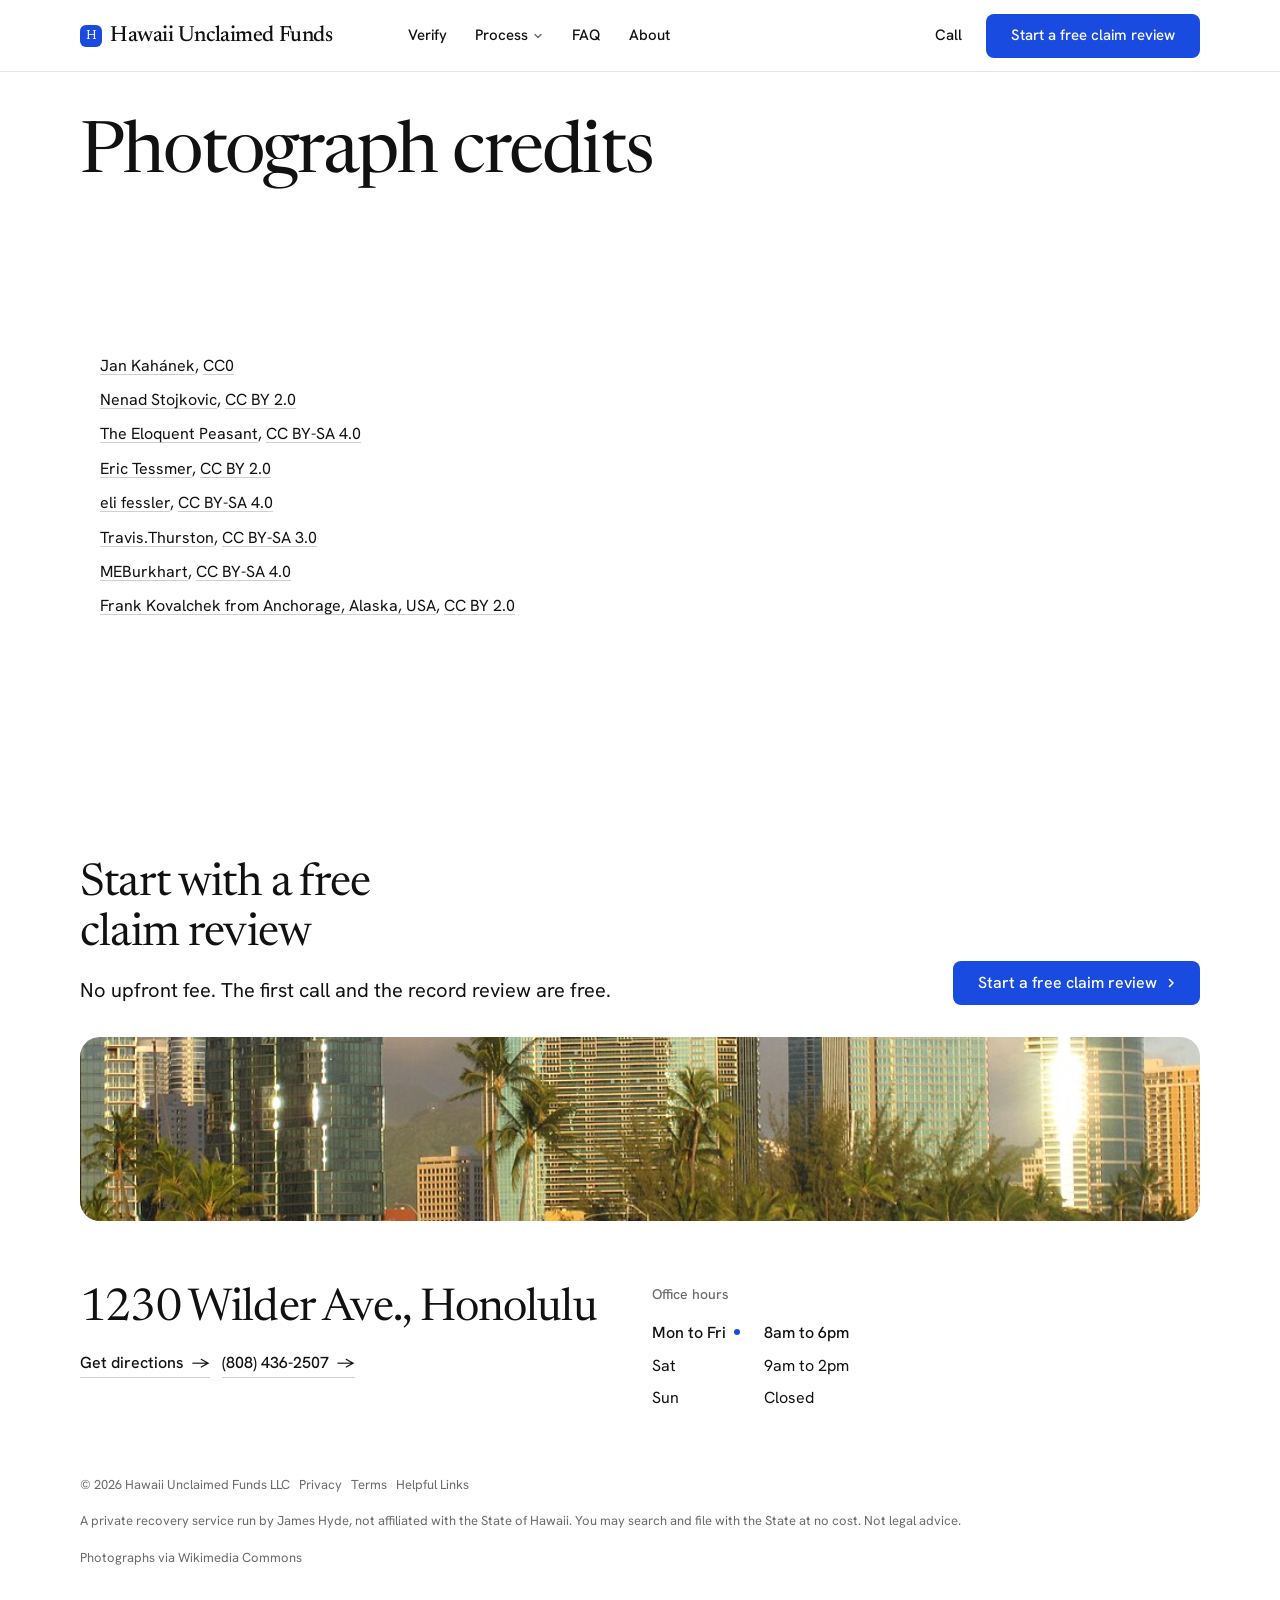
<file: credits.html>
<!doctype html>
<html lang="en" data-type="service" data-radius="soft" data-buttons="solid" data-motion>
<head>
<meta charset="utf-8">
<meta name="viewport" content="width=device-width, initial-scale=1, viewport-fit=cover">
<title>Photograph credits | Hawaii Unclaimed Funds LLC</title>
<meta name="description" content="Credits and licences for the photographs used on hawaiiunclaimedfunds.com.">
<meta name="robots" content="noindex, follow">
<link rel="canonical" href="https://hawaiiunclaimedfunds.com/credits.html">
<link rel="icon" href="favicon.svg" type="image/svg+xml">
<meta name="theme-color" content="#ffffff">
<meta name="site-kind" content="other">
<meta name="page-type" content="service">
<link rel="preconnect" href="https://fonts.googleapis.com">
<link rel="preconnect" href="https://fonts.gstatic.com" crossorigin>
<link href="https://fonts.googleapis.com/css2?family=Newsreader:opsz,wght@6..72,400..700&family=Hanken+Grotesk:wght@400..600&display=swap" rel="stylesheet">
<link rel="stylesheet" href="assets/system.css">
<link rel="stylesheet" href="assets/ui/cards.css">
<link rel="stylesheet" href="assets/motion/motion.css">
<link rel="stylesheet" href="assets/backgrounds/backgrounds.css">
<link rel="stylesheet" href="assets/layout/layout.css">
<link rel="stylesheet" href="assets/icons/icon.css">
<style>
:root {
  --p-bg: #ffffff; --p-surface: #f4f4f4; --p-ink: #111111; --p-muted: #6b6b6b;
  --p-accent: #1a4be0; --p-accent-ink: #ffffff; --p-action: #1a4be0; --p-action-ink: #ffffff;
  --p-inv-bg: #111111; --p-inv-surface: #1e1e1e; --p-inv-ink: #ffffff; --p-inv-muted: #9a9a9a;
  --p-inv-accent: #ffffff; --p-inv-accent-ink: #111111; --p-inv-action: #ffffff; --p-inv-action-ink: #111111;
  --font-display: "Newsreader", Georgia, serif;
  --font-text: "Hanken Grotesk", system-ui, sans-serif;
  --display-weight: 400;
  --display-tracking: -0.018em;
  --display-tracking-xl: -0.025em;
  --ly-scale: 1.06;
}
</style>
<link rel="stylesheet" href="assets/pages.css">
<script>document.documentElement.classList.add('m-enter');setTimeout(()=>document.documentElement.classList.add('m-enter-done'),700)</script>
<script src="assets/backgrounds/backgrounds.js"></script>
</head>
<body class="page-doc">
<header class="nav">
  <div class="wrap nav__bar">
    <a class="skip-link" href="#top">Skip to content</a>
    <a class="nav__logo" href="index.html"><span class="mark mark--initial" aria-hidden="true">H</span>Hawaii Unclaimed Funds</a>
    <nav class="nav__links" aria-label="Main">
      <div class="nav__item"><a class="nav__link" href="verify.html">Verify</a></div>
      <div class="nav__item">
        <a class="nav__link" href="how-it-works.html">Process <svg class="chev" viewBox="0 0 12 12" aria-hidden="true"><path d="M3 4.5l3 3 3-3" fill="none" stroke="currentColor" stroke-width="1.5" stroke-linecap="round" stroke-linejoin="round"/></svg></a>
        <div class="nav__menu">
          <div class="wrap grid">
            <div class="menu-col span-3">
              <p class="t-label">Before you call</p>
              <a href="verify.html">Verify a letter<span>Check my letter yourself</span></a>
              <a href="faq.html">Questions<span>Fees, letters and the State</span></a>
              <a href="contact.html">Contact<span>Phone, form and office hours</span></a>
              <a href="links.html">Helpful links<span>Official State sources</span></a>
            </div>
            <div class="menu-col span-3">
              <p class="t-label">Working with me</p>
              <a href="unclaimed-funds.html">Unclaimed funds<span>What the State holds, and why</span></a>
              <a href="how-it-works.html">How a claim works<span>From record to payment</span></a>
              <a href="why-use-us.html">Why use me<span>When help is worth the fee</span></a>
              <a href="index.html#estates">Estate claims<span>Heirs, executors and trustees</span></a>
            </div>
            <a class="menu-card span-3 start-10" href="index.html#estates">
              <div class="panel"><img class="frame__img" src="assets/img/photo-f24475818-500.jpg" alt="Green coastline and surf on the south shore of Maui" width="500" height="289" data-source="stand-in" data-subject="Maui"></div>
              <span class="t-card">Estate and trust claims</span>
              <span class="t-small muted">What the State asks heirs for</span>
            </a>
          </div>
        </div>
      </div>
      <div class="nav__item"><a class="nav__link" href="faq.html">FAQ</a></div>
      <div class="nav__item"><a class="nav__link" href="about.html">About</a></div>
    </nav>
    <div class="nav__actions">
      <a class="nav__link" href="tel:+18084362507" aria-label="Call the office">Call</a>
      <a class="btn btn--primary" href="contact.html">Start a free claim review</a>
    </div>
    <button class="nav__toggle" type="button" aria-expanded="false" aria-label="Menu">
      <svg width="18" height="18" viewBox="0 0 18 18" aria-hidden="true"><path d="M2 5h14M2 13h14" stroke="currentColor" stroke-width="1.6" stroke-linecap="round"/></svg>
    </button>
  </div>
</header>

<main id="top">
  <section class="hero hero--doc" data-enter aria-labelledby="hero-h">
    <div class="wrap"><div class="hero-text hero__text">
      <h1 id="hero-h">Photograph credits</h1>
    </div></div>
  </section>
  <section class="section doc" id="credits" aria-label="Credits">
    <div class="wrap">
      <ul>
        <li><a href="https://commons.wikimedia.org/wiki/File:Tabel_day_1_(Unsplash).jpg">Jan Kahánek</a>, <a href="https://creativecommons.org/publicdomain/zero/1.0/">CC0</a></li>
        <li><a href="https://commons.wikimedia.org/wiki/File:Close-up_of_stacked_books._(51539890528).jpg">Nenad Stojkovic</a>, <a href="https://creativecommons.org/licenses/by/2.0/">CC BY 2.0</a></li>
        <li><a href="https://commons.wikimedia.org/wiki/File:Skyline_from_Kaka%27ako_Waterfront_Park,_Honolulu_01.jpg">The Eloquent Peasant</a>, <a href="https://creativecommons.org/licenses/by-sa/4.0">CC BY-SA 4.0</a></li>
        <li><a href="https://commons.wikimedia.org/wiki/File:Diamond_Head_-_North_View.jpg">Eric Tessmer</a>, <a href="https://creativecommons.org/licenses/by/2.0">CC BY 2.0</a></li>
        <li><a href="https://commons.wikimedia.org/wiki/File:Back_of_M%C4%81noa_Valley.jpg">eli fessler</a>, <a href="https://creativecommons.org/licenses/by-sa/4.0">CC BY-SA 4.0</a></li>
        <li><a href="https://commons.wikimedia.org/wiki/File:ManoaValleyOahu.jpg">Travis.Thurston</a>, <a href="https://creativecommons.org/licenses/by-sa/3.0">CC BY-SA 3.0</a></li>
        <li><a href="https://commons.wikimedia.org/wiki/File:Na_Pali_Coast.jpg">MEBurkhart</a>, <a href="https://creativecommons.org/licenses/by-sa/4.0">CC BY-SA 4.0</a></li>
        <li><a href="https://commons.wikimedia.org/wiki/File:Beautifully_rugged_coast_along_the_south_Maui_coast_(8017264548).jpg">Frank Kovalchek from Anchorage, Alaska, USA</a>, <a href="https://creativecommons.org/licenses/by/2.0">CC BY 2.0</a></li>
      </ul>
    </div>
  </section>
</main>

<footer class="footer closing footer--visit" id="contact" aria-labelledby="close-h">
  <div class="wrap">
    <div class="closing__cta close--photo">
      <div class="section-head--split">
        <div><h2 id="close-h">Start with a free claim review</h2><p class="t-lead">No upfront fee. The first call and the record review are free.</p></div>
        <a class="btn btn--primary" href="contact.html">Start a free claim review<svg class="m-arrow" viewBox="0 0 12 12" aria-hidden="true"><path class="m-arrow__stem" d="M1 6h8"/><path class="m-arrow__head" d="M4.5 2.5 8 6l-3.5 3.5"/></svg></a>
      </div>
      <div class="close__media"><img src="assets/img/photo-f136387480-960.jpg" srcset="assets/img/photo-f136387480-500.jpg 500w, assets/img/photo-f136387480-960.jpg 960w" sizes="(max-width: 639px) 720px, 100vw" width="960" height="539" alt="Honolulu towers and palms along the Kakaʻako waterfront in late afternoon light" loading="lazy" decoding="async" data-source="stand-in" data-subject="Honolulu"></div>
    </div>
    <div class="closing__links">
      <div class="grid">
        <div class="span-6 stack-4">
          <address class="footer__address">1230 Wilder Ave., Honolulu</address>
          <p><a class="link" href="https://www.openstreetmap.org/search?query=Wilder%20Avenue%20Honolulu">Get directions</a> &nbsp; <a class="link" href="tel:+18084362507">(808) 436-2507</a></p>
        </div>
        <div class="span-6 start-7 stack-4">
          <h3>Office hours</h3>
          <dl class="hours" data-tz="Pacific/Honolulu"><dt data-days="mon-fri">Mon to Fri</dt><dd>8am to 6pm</dd><dt data-days="sat">Sat</dt><dd>9am to 2pm</dd><dt data-days="sun">Sun</dt><dd>Closed</dd></dl>
        </div>
      </div>
      <div class="footer__legal">
        <span>&copy; 2026 Hawaii Unclaimed Funds LLC &nbsp; <a href="privacy.html">Privacy</a> &nbsp; <a href="terms.html">Terms</a> &nbsp; <a href="links.html">Helpful Links</a></span>
        <span>A private recovery service run by James Hyde, not affiliated with the State of Hawaii. You may search and file with the State at no cost. Not legal advice.</span>
        <a class="credits" href="credits.html">Photographs via Wikimedia Commons</a>
      </div>
    </div>
  </div>
</footer>

<nav class="actionbar" aria-label="Quick actions">
  <a class="btn btn--primary" href="contact.html">Start a free claim review</a>
</nav>

<script type="module" src="assets/system.js"></script>
<script type="module" src="assets/motion/motion.js"></script>
<script type="module" src="assets/layout/layout.js"></script>
<script src="script.js?v=20261115"></script>
</body>
</html>
</file>
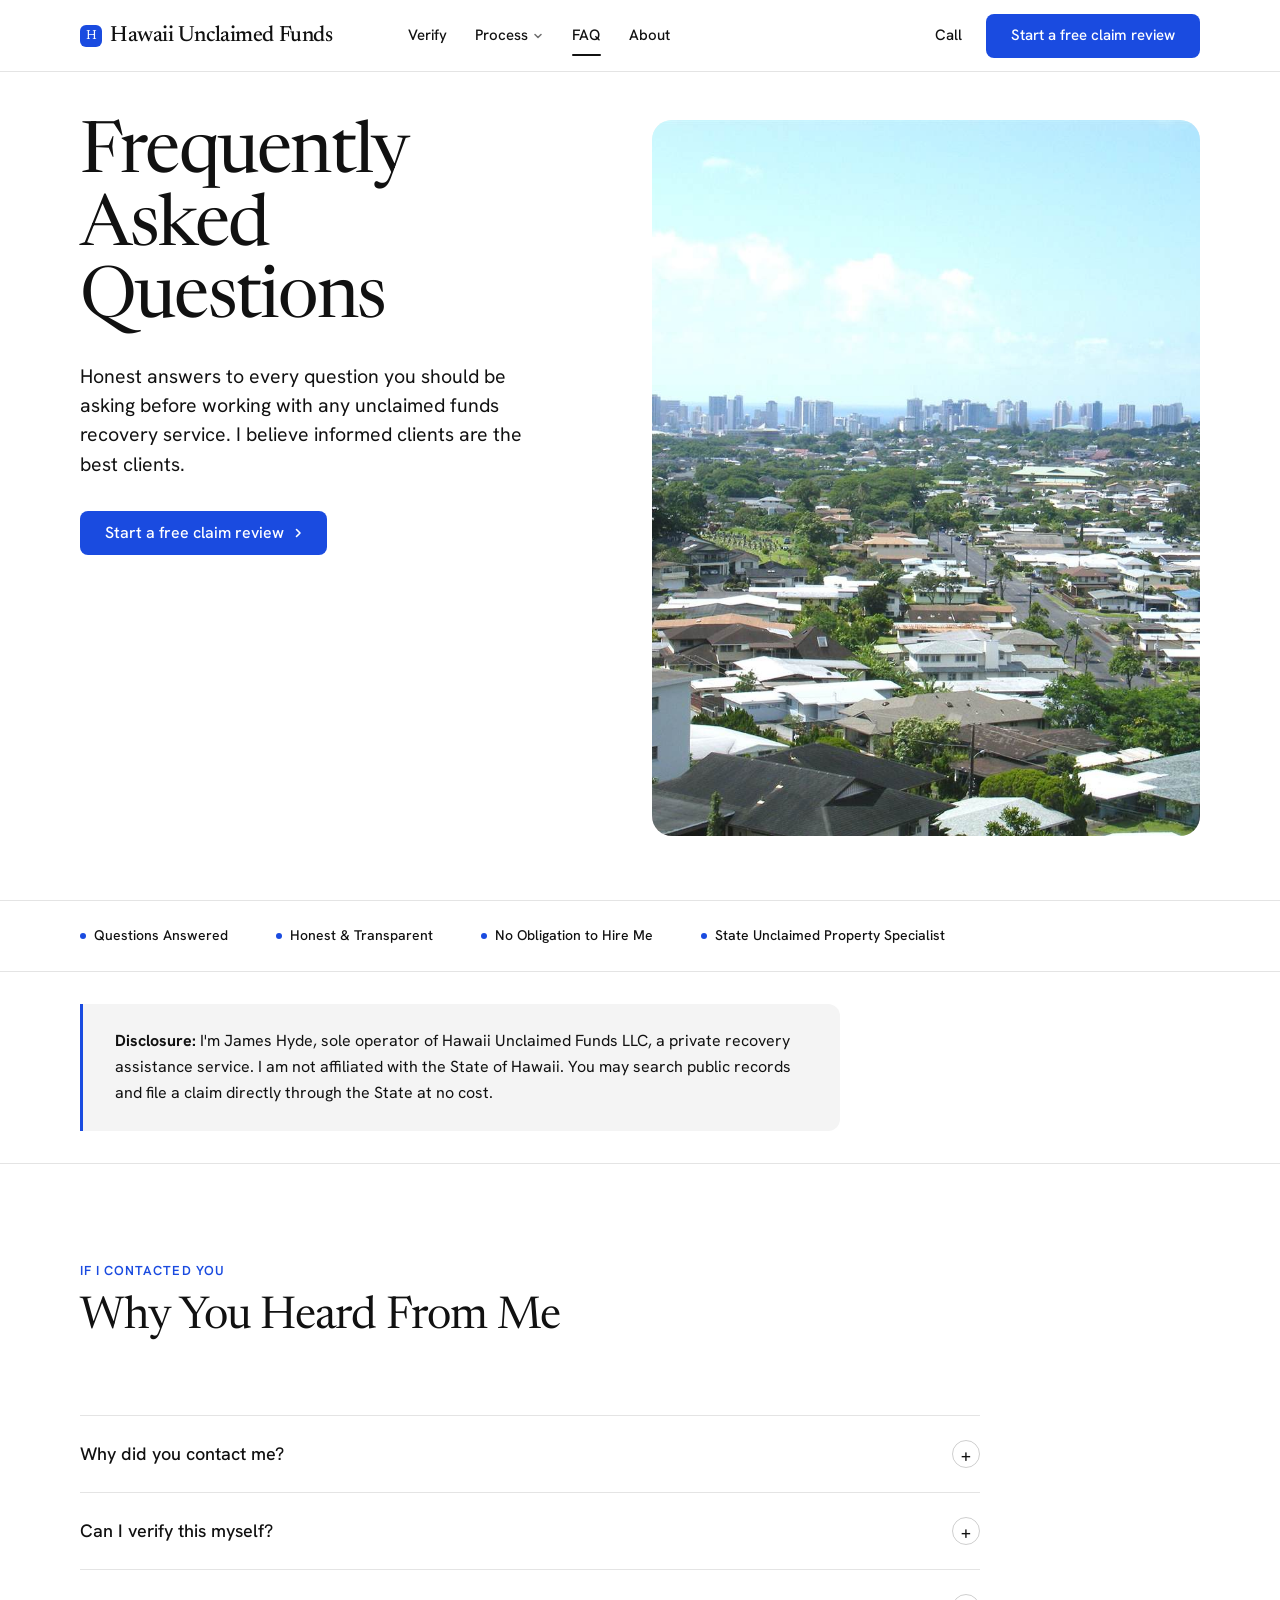
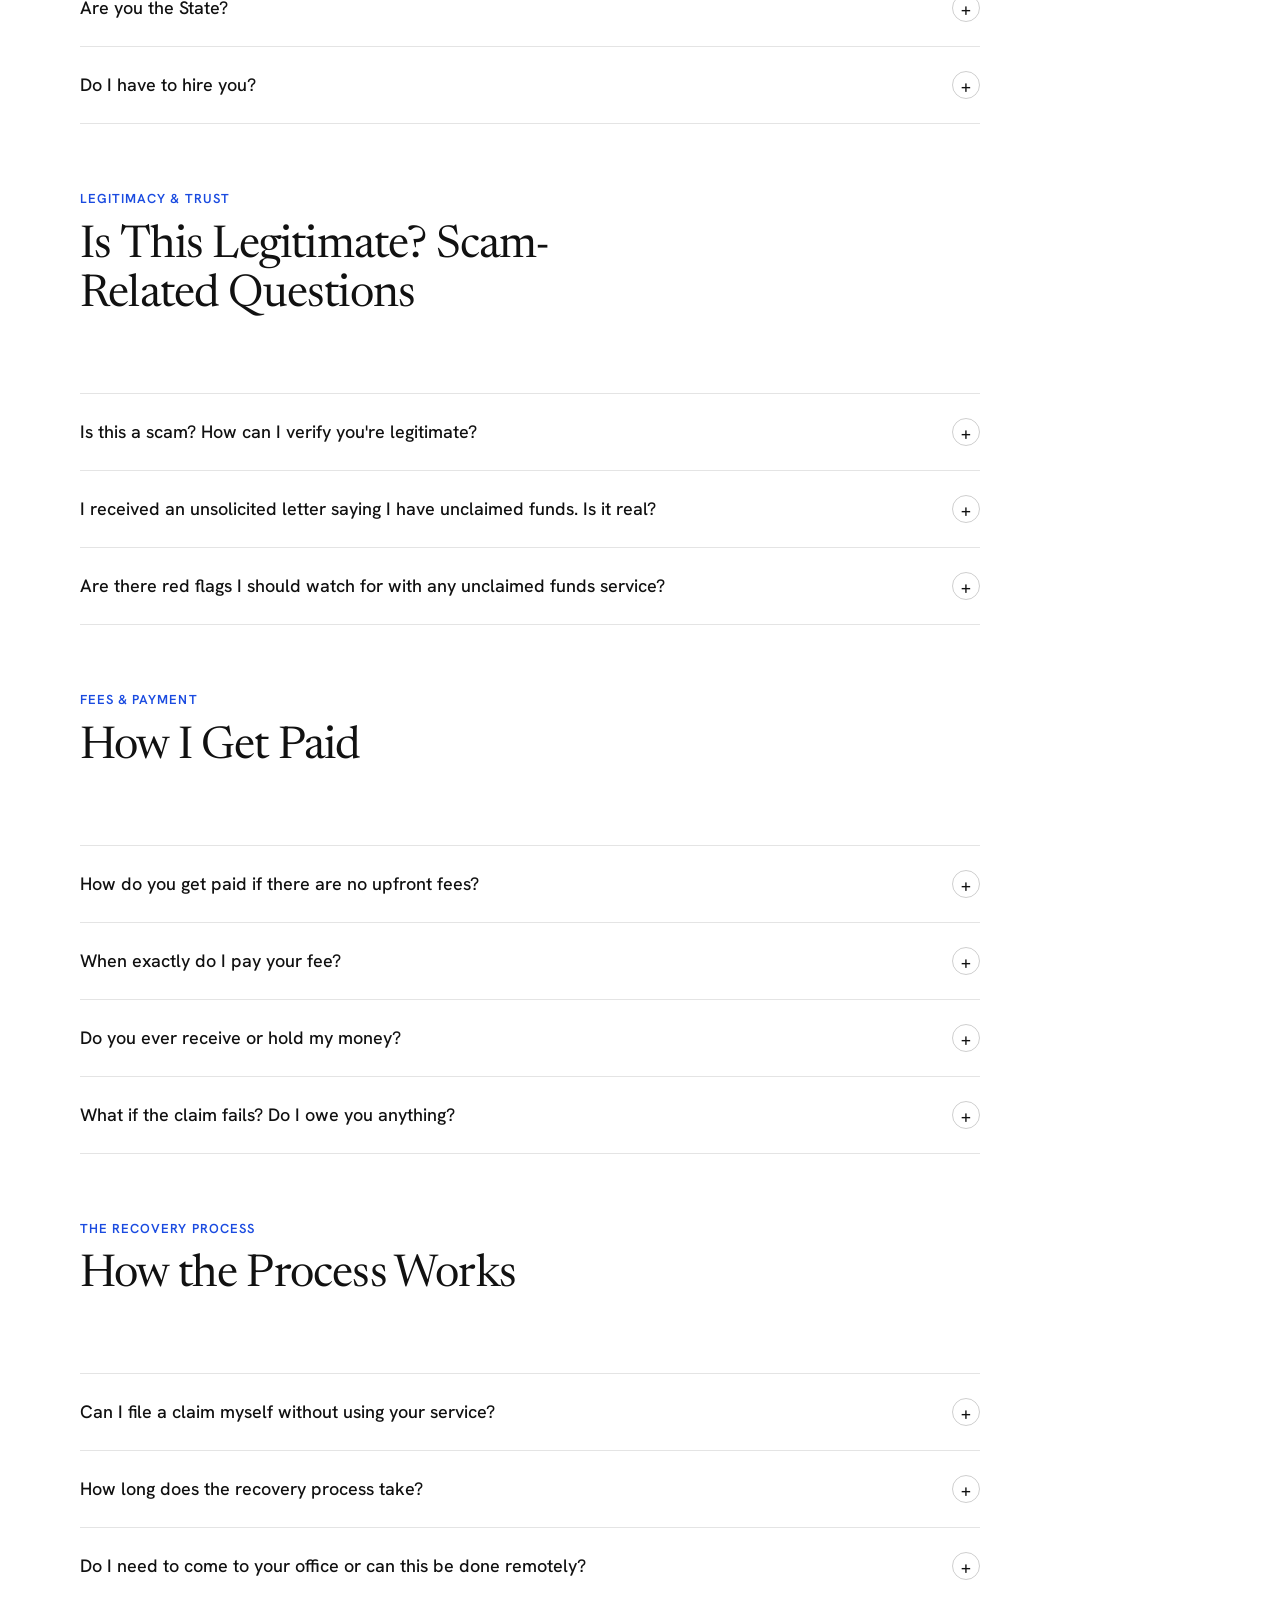
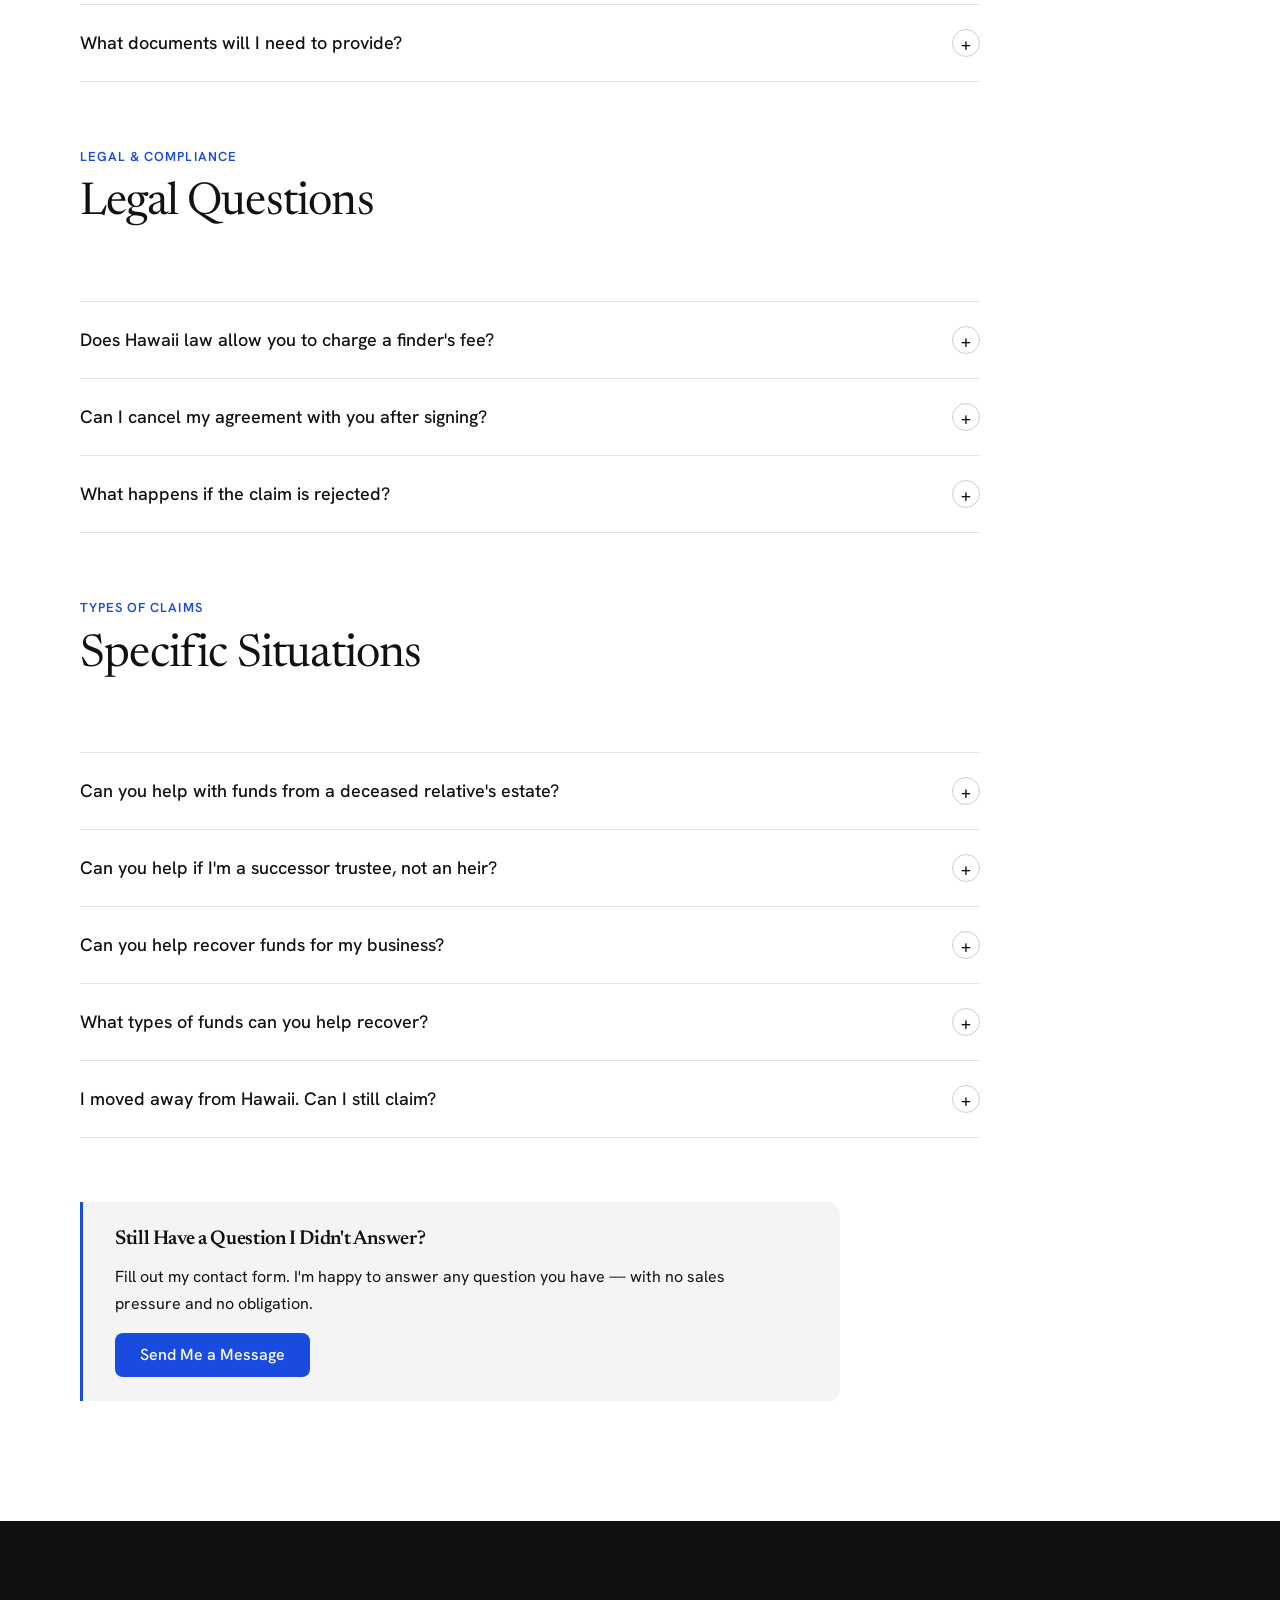
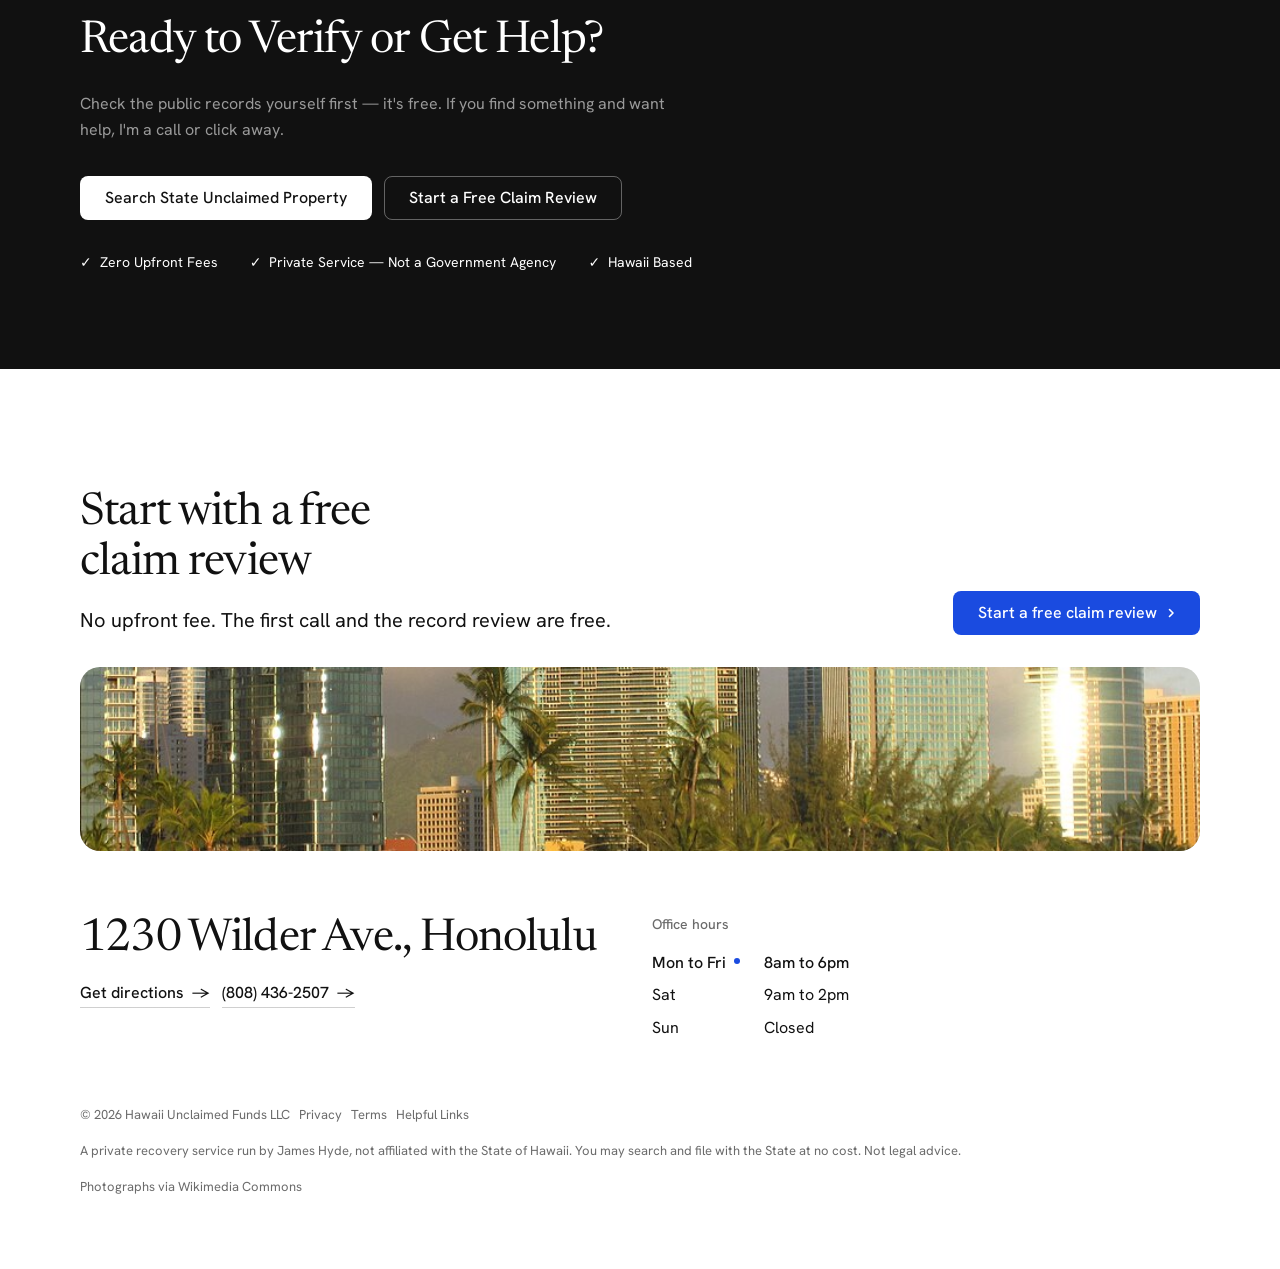
<file: faq.html>
<!doctype html>
<html lang="en" data-type="service" data-radius="soft" data-buttons="solid" data-motion>
<head>
<meta charset="utf-8">
<meta name="viewport" content="width=device-width, initial-scale=1, viewport-fit=cover">
<title>Frequently Asked Questions | Hawaii Unclaimed Funds LLC</title>
<meta name="description" content="Complete FAQ — Why did you contact me? Can I verify myself? How do you get paid? All questions about State of Hawaii unclaimed property recovery answered honestly." />
<meta name="robots" content="index, follow" />
<link rel="canonical" href="https://hawaiiunclaimedfunds.com/faq.html" />
<meta property="og:title" content="FAQ — Hawaii Unclaimed Funds LLC" />
<meta property="og:description" content="Answers to questions about Hawaii unclaimed funds recovery. Honest, transparent, and educational." />
<meta property="og:type" content="website" />
<meta property="og:url" content="https://hawaiiunclaimedfunds.com/faq.html" />
<script type="application/ld+json">
  {
    "@context": "https://schema.org",
    "@type": "FAQPage",
    "mainEntity": [
      {"@type":"Question","name":"Why did you contact me?","acceptedAnswer":{"@type":"Answer","text":"I may have contacted you because your name or a family member's name appears in the State of Hawaii Unclaimed Property database. You can verify this yourself for free at unclaimedproperty.ehawaii.gov."}},
      {"@type":"Question","name":"Can I verify this myself?","acceptedAnswer":{"@type":"Answer","text":"Yes. You can verify State of Hawaii Unclaimed Property records directly at unclaimedproperty.ehawaii.gov."}},
      {"@type":"Question","name":"Are you the State?","acceptedAnswer":{"@type":"Answer","text":"No. Hawaii Unclaimed Funds LLC is a private recovery assistance service that I personally operate. I am not affiliated with the State of Hawaii."}},
      {"@type":"Question","name":"Do I have to hire you?","acceptedAnswer":{"@type":"Answer","text":"No. You may verify and pursue claims yourself directly through the appropriate government office at no cost."}},
      {"@type":"Question","name":"Is this a scam?","acceptedAnswer":{"@type":"Answer","text":"You can verify any record yourself for free at the State database before ever contacting me. I never ask for money upfront."}},
      {"@type":"Question","name":"How do you get paid?","acceptedAnswer":{"@type":"Answer","text":"My fee is based on the amount of the claim and the work required, stated in writing before any work begins, and charged only if recovery is successful and only after the client receives funds. Fee agreements may be subject to applicable law."}}
    ]
  }
  </script>
<link rel="icon" href="favicon.svg" type="image/svg+xml">
<meta name="theme-color" content="#ffffff">
<meta name="site-kind" content="other">
<meta name="page-type" content="service">
<link rel="preconnect" href="https://fonts.googleapis.com">
<link rel="preconnect" href="https://fonts.gstatic.com" crossorigin>
<link href="https://fonts.googleapis.com/css2?family=Newsreader:opsz,wght@6..72,400..700&family=Hanken+Grotesk:wght@400..600&display=swap" rel="stylesheet">
<link rel="stylesheet" href="assets/system.css">
<link rel="stylesheet" href="assets/ui/cards.css">
<link rel="stylesheet" href="assets/motion/motion.css">
<link rel="stylesheet" href="assets/backgrounds/backgrounds.css">
<link rel="stylesheet" href="assets/layout/layout.css">
<link rel="stylesheet" href="assets/icons/icon.css">
<style>
:root {
  --p-bg: #ffffff; --p-surface: #f4f4f4; --p-ink: #111111; --p-muted: #6b6b6b;
  --p-accent: #1a4be0; --p-accent-ink: #ffffff; --p-action: #1a4be0; --p-action-ink: #ffffff;
  --p-inv-bg: #111111; --p-inv-surface: #1e1e1e; --p-inv-ink: #ffffff; --p-inv-muted: #9a9a9a;
  --p-inv-accent: #ffffff; --p-inv-accent-ink: #111111; --p-inv-action: #ffffff; --p-inv-action-ink: #111111;
  --font-display: "Newsreader", Georgia, serif;
  --font-text: "Hanken Grotesk", system-ui, sans-serif;
  --display-weight: 400;
  --display-tracking: -0.018em;
  --display-tracking-xl: -0.025em;
  --ly-scale: 1.06;
}
</style>
<link rel="stylesheet" href="assets/pages.css">
<script>document.documentElement.classList.add('m-enter');setTimeout(()=>document.documentElement.classList.add('m-enter-done'),700)</script>
<script src="assets/backgrounds/backgrounds.js"></script>
</head>
<body class="page-doc">
<header class="nav">
  <div class="wrap nav__bar">
    <a class="skip-link" href="#top">Skip to content</a>
    <a class="nav__logo" href="index.html"><span class="mark mark--initial" aria-hidden="true">H</span>Hawaii Unclaimed Funds</a>
    <nav class="nav__links" aria-label="Main">
      <div class="nav__item"><a class="nav__link" href="verify.html">Verify</a></div>
      <div class="nav__item">
        <a class="nav__link" href="how-it-works.html">Process <svg class="chev" viewBox="0 0 12 12" aria-hidden="true"><path d="M3 4.5l3 3 3-3" fill="none" stroke="currentColor" stroke-width="1.5" stroke-linecap="round" stroke-linejoin="round"/></svg></a>
        <div class="nav__menu">
          <div class="wrap grid">
            <div class="menu-col span-3">
              <p class="t-label">Before you call</p>
              <a href="verify.html">Verify a letter<span>Check my letter yourself</span></a>
              <a href="faq.html">Questions<span>Fees, letters and the State</span></a>
              <a href="contact.html">Contact<span>Phone, form and office hours</span></a>
              <a href="links.html">Helpful links<span>Official State sources</span></a>
            </div>
            <div class="menu-col span-3">
              <p class="t-label">Working with me</p>
              <a href="unclaimed-funds.html">Unclaimed funds<span>What the State holds, and why</span></a>
              <a href="how-it-works.html">How a claim works<span>From record to payment</span></a>
              <a href="why-use-us.html">Why use me<span>When help is worth the fee</span></a>
              <a href="index.html#estates">Estate claims<span>Heirs, executors and trustees</span></a>
            </div>
            <a class="menu-card span-3 start-10" href="index.html#estates">
              <div class="panel"><img class="frame__img" src="assets/img/photo-f24475818-500.jpg" alt="Green coastline and surf on the south shore of Maui" width="500" height="289" data-source="stand-in" data-subject="Maui"></div>
              <span class="t-card">Estate and trust claims</span>
              <span class="t-small muted">What the State asks heirs for</span>
            </a>
          </div>
        </div>
      </div>
      <div class="nav__item"><a class="nav__link" href="faq.html" aria-current="page">FAQ</a></div>
      <div class="nav__item"><a class="nav__link" href="about.html">About</a></div>
    </nav>
    <div class="nav__actions">
      <a class="nav__link" href="tel:+18084362507" aria-label="Call the office">Call</a>
      <a class="btn btn--primary" href="contact.html">Start a free claim review</a>
    </div>
    <button class="nav__toggle" type="button" aria-expanded="false" aria-label="Menu">
      <svg width="18" height="18" viewBox="0 0 18 18" aria-hidden="true"><path d="M2 5h14M2 13h14" stroke="currentColor" stroke-width="1.6" stroke-linecap="round"/></svg>
    </button>
  </div>
</header>

<main id="top">
  <section class="hero hero--split" data-enter aria-labelledby="hero-h">
    <div class="wrap"><div class="hero-text grid hero__grid">
      <div class="hero__text span-5">
        <h1 id="hero-h">Frequently Asked Questions</h1>
        <p class="hero__lead">Honest answers to every question you should be asking before working with any unclaimed funds recovery service. I believe informed clients are the best clients.</p>
        <div class="btn-row"><a class="btn btn--primary" href="contact.html">Start a free claim review<svg class="m-arrow" viewBox="0 0 12 12" aria-hidden="true"><path class="m-arrow__stem" d="M1 6h8"/><path class="m-arrow__head" d="M4.5 2.5 8 6l-3.5 3.5"/></svg></a></div>
      </div>
      <div class="hero__media span-6 start-7">
        <img src="assets/img/photo-f8266129-1440.jpg" width="1440" height="1080" alt="Family homes across Mānoa, Honolulu, with the city towers in the distance" style="--ly-pos: 50% 60%" fetchpriority="high" data-source="stand-in">
      </div>
    </div></div>
  </section>

  <section class="section doc doc--banner"><div class="trust-banner">
  <div class="wrap">
    <div class="trust-banner-inner">
      <div class="trust-item"> Questions Answered</div>
      <div class="trust-item"> Honest &amp; Transparent</div>
      <div class="trust-item"> No Obligation to Hire Me</div>
      <div class="trust-item"> State Unclaimed Property Specialist</div>
    </div>
  </div>
</div></section>
  <section class="section doc doc--note"><div class="wrap">
  <div class="alert-info" role="note">
    <strong>Disclosure:</strong> I'm James Hyde, sole operator of Hawaii Unclaimed Funds LLC, a private recovery assistance service. I am not affiliated with the State of Hawaii. You may search public records and file a claim directly through the State at no cost.
  </div>
</div></section>
  <section class="section doc">
  <div class="wrap">

    <!-- IF I CONTACTED YOU -->
    <div class="section-header">
      <p class="subtitle">If I Contacted You</p>
      <h2>Why You Heard From Me</h2>
    </div>
    <div class="faq-list">
      <div class="faq-item">
        <button class="faq-question" aria-expanded="false">Why did you contact me?<span class="faq-icon" aria-hidden="true">+</span></button>
        <div class="faq-answer"><div class="faq-answer-inner">
          <p>I may have contacted you because your name or a family member's name appears in the State of Hawaii Unclaimed Property database. You can verify this yourself for free at <a href="https://unclaimedproperty.ehawaii.gov/lilo/property-search.html" target="_blank" rel="noopener">unclaimedproperty.ehawaii.gov</a> by searching your personal name or business name.</p>
        </div></div>
      </div>
      <div class="faq-item">
        <button class="faq-question" aria-expanded="false">Can I verify this myself?<span class="faq-icon" aria-hidden="true">+</span></button>
        <div class="faq-answer"><div class="faq-answer-inner">
          <p>Yes. You can verify State of Hawaii Unclaimed Property records directly at <a href="https://unclaimedproperty.ehawaii.gov/lilo/property-search.html" target="_blank" rel="noopener">unclaimedproperty.ehawaii.gov</a> — search by personal name or business name. It's free and requires no account.</p>
        </div></div>
      </div>
      <div class="faq-item">
        <button class="faq-question" aria-expanded="false">Are you the State?<span class="faq-icon" aria-hidden="true">+</span></button>
        <div class="faq-answer"><div class="faq-answer-inner">
          <p>No. Hawaii Unclaimed Funds LLC is a private recovery assistance service that I personally operate. I am not affiliated with the State of Hawaii. I review public records and help people understand the recovery process — but I'm a private individual running a private business, not a government agency.</p>
        </div></div>
      </div>
      <div class="faq-item">
        <button class="faq-question" aria-expanded="false">Do I have to hire you?<span class="faq-icon" aria-hidden="true">+</span></button>
        <div class="faq-answer"><div class="faq-answer-inner">
          <p>No. You may verify and pursue a claim yourself directly through the State at no cost by visiting <a href="https://unclaimedproperty.ehawaii.gov/lilo/property-search.html" target="_blank" rel="noopener">unclaimedproperty.ehawaii.gov</a>. My service is for people who want help understanding, organizing, and pursuing the recovery process.</p>
        </div></div>
      </div>
    </div>

    <!-- LEGITIMACY & SCAMS -->
    <div class="section-header">
      <p class="subtitle">Legitimacy &amp; Trust</p>
      <h2>Is This Legitimate? Scam-Related Questions</h2>
    </div>
    <div class="faq-list">
      <div class="faq-item">
        <button class="faq-question" aria-expanded="false">Is this a scam? How can I verify you're legitimate?<span class="faq-icon" aria-hidden="true">+</span></button>
        <div class="faq-answer"><div class="faq-answer-inner">
          <p>I welcome this question. Here's how you can verify independently:</p>
          <ul>
            <li>Search the State of Hawaii Unclaimed Property database yourself at <a href="https://unclaimedproperty.ehawaii.gov/lilo/property-search.html" target="_blank" rel="noopener">unclaimedproperty.ehawaii.gov</a> — if a record exists, you'll see it directly, before ever contacting me.</li>
            <li>Look up my business registration with the Hawaii Department of Commerce and Consumer Affairs (DCCA).</li>
            <li>I never ask for money upfront. Ever. If any service demands upfront payment to search for or recover unclaimed funds — that is a red flag.</li>
          </ul>
        </div></div>
      </div>
      <div class="faq-item">
        <button class="faq-question" aria-expanded="false">I received an unsolicited letter saying I have unclaimed funds. Is it real?<span class="faq-icon" aria-hidden="true">+</span></button>
        <div class="faq-answer"><div class="faq-answer-inner">
          <p>It may be legitimate — or it may not be. Here's how to tell: go directly to <a href="https://unclaimedproperty.ehawaii.gov/lilo/property-search.html" target="_blank" rel="noopener">unclaimedproperty.ehawaii.gov</a> and search the name mentioned in the letter. If a record appears, the claim is public and verifiable. <strong>Never provide personal financial information or pay money in response to an unsolicited letter</strong> without first independently verifying the record through the government source. If you received a letter from me, my contact information will match this website exactly.</p>
        </div></div>
      </div>
      <div class="faq-item">
        <button class="faq-question" aria-expanded="false">Are there red flags I should watch for with any unclaimed funds service?<span class="faq-icon" aria-hidden="true">+</span></button>
        <div class="faq-answer"><div class="faq-answer-inner">
          <p>Yes. Avoid any service that:</p>
          <ul>
            <li>Asks for upfront payment before filing or delivering results</li>
            <li>Claims to have exclusive access to databases not available to the public</li>
            <li>Won't tell you where the record is located so you can verify it yourself</li>
            <li>Pressures you to sign immediately without time to review</li>
            <li>Asks you to pay them directly, rather than having funds go to you directly</li>
          </ul>
        </div></div>
      </div>
    </div>

    <!-- FEES & PAYMENT -->
    <div class="section-header">
      <p class="subtitle">Fees &amp; Payment</p>
      <h2>How I Get Paid</h2>
    </div>
    <div class="faq-list">
      <div class="faq-item">
        <button class="faq-question" aria-expanded="false">How do you get paid if there are no upfront fees?<span class="faq-icon" aria-hidden="true">+</span></button>
        <div class="faq-answer"><div class="faq-answer-inner">
          <p>I work on a contingency basis. My fee is based on the amount of the claim and the work required, and I give you the exact fee in writing — including the dollar amount you'll keep — before any work begins. It's charged only if recovery is successful and only after the client receives funds. If I do not successfully recover your funds, you owe me absolutely nothing. Fee agreements may be subject to applicable law.</p>
        </div></div>
      </div>
      <div class="faq-item">
        <button class="faq-question" aria-expanded="false">When exactly do I pay your fee?<span class="faq-icon" aria-hidden="true">+</span></button>
        <div class="faq-answer"><div class="faq-answer-inner">
          <p>After you receive funds from the successful recovery of your claim, my fee applies. You pay my fee after receiving your funds — not before. Fee agreements may be subject to applicable law and will be detailed in any agreement we execute together.</p>
        </div></div>
      </div>
      <div class="faq-item">
        <button class="faq-question" aria-expanded="false">Do you ever receive or hold my money?<span class="faq-icon" aria-hidden="true">+</span></button>
        <div class="faq-answer"><div class="faq-answer-inner">
          <p>No. I never receive, hold, or touch your funds at any point. Payments from the State of Hawaii go directly to you, the rightful owner. My fee is a separate transaction you initiate after receiving your funds.</p>
        </div></div>
      </div>
      <div class="faq-item">
        <button class="faq-question" aria-expanded="false">What if the claim fails? Do I owe you anything?<span class="faq-icon" aria-hidden="true">+</span></button>
        <div class="faq-answer"><div class="faq-answer-inner">
          <p>No. My fee is contingency-based — I only earn money when you receive money. There are no cancellation fees, no service fees, and no charges for my time if the recovery is unsuccessful.</p>
        </div></div>
      </div>
    </div>

    <!-- PROCESS QUESTIONS -->
    <div class="section-header">
      <p class="subtitle">The Recovery Process</p>
      <h2>How the Process Works</h2>
    </div>
    <div class="faq-list">
      <div class="faq-item">
        <button class="faq-question" aria-expanded="false">Can I file a claim myself without using your service?<span class="faq-icon" aria-hidden="true">+</span></button>
        <div class="faq-answer"><div class="faq-answer-inner">
          <p>Absolutely, and I encourage you to try. Visit <a href="https://unclaimedproperty.ehawaii.gov/lilo/property-search.html" target="_blank" rel="noopener">unclaimedproperty.ehawaii.gov</a> and follow the State's free claim instructions. I'm here for when you want help or when the claim is complex.</p>
        </div></div>
      </div>
      <div class="faq-item">
        <button class="faq-question" aria-expanded="false">How long does the recovery process take?<span class="faq-icon" aria-hidden="true">+</span></button>
        <div class="faq-answer"><div class="faq-answer-inner">
          <p>From my end, I typically prepare and submit your claim within 1–2 weeks of receiving signed documents. The government agency then controls the timeline. Straightforward individual claims typically take 6–16 weeks. More complex claims (estates, trusts, businesses, multiple claimants) can take 4–12 months or longer. I monitor and follow up proactively throughout the process.</p>
        </div></div>
      </div>
      <div class="faq-item">
        <button class="faq-question" aria-expanded="false">Do I need to come to your office or can this be done remotely?<span class="faq-icon" aria-hidden="true">+</span></button>
        <div class="faq-answer"><div class="faq-answer-inner">
          <p>You never need to visit an office. Your agreement is signed electronically. If your claim requires notarized documents, you'll need to visit a notary in person — I'll tell you exactly what needs notarizing — then mail your documents to me. This works the same way whether you're on Oahu, Maui, the Big Island, Kauai, or any other island.</p>
        </div></div>
      </div>
      <div class="faq-item">
        <button class="faq-question" aria-expanded="false">What documents will I need to provide?<span class="faq-icon" aria-hidden="true">+</span></button>
        <div class="faq-answer"><div class="faq-answer-inner">
          <p>It depends on your specific claim type and the source of the funds. For most individual claims:</p>
          <ul>
            <li>Government-issued photo ID (driver's license, state ID, or passport)</li>
            <li>Social Security number</li>
            <li>Proof of address (utility bill, bank statement, lease — matching the address on the claim)</li>
          </ul>
          <p>For estate claims, additional documents include death certificates, letters testamentary, or letters of administration. For trust claims, the trust instrument or a certificate of trust. For business claims, you'll need business license, EIN documentation, and authorized signatory proof. I provide a complete, personalized checklist based on your specific situation during your free consultation.</p>
        </div></div>
      </div>
    </div>

    <!-- LEGAL & COMPLIANCE -->
    <div class="section-header">
      <p class="subtitle">Legal &amp; Compliance</p>
      <h2>Legal Questions</h2>
    </div>
    <div class="faq-list">
      <div class="faq-item">
        <button class="faq-question" aria-expanded="false">Does Hawaii law allow you to charge a finder's fee?<span class="faq-icon" aria-hidden="true">+</span></button>
        <div class="faq-answer"><div class="faq-answer-inner">
          <p>Hawaii law permits finder agreements for unclaimed property. Finder fees are legal and regulated. Hawaii Revised Statutes §523A-25 sets consumer protection requirements to ensure the process is fair and transparent for State of Hawaii unclaimed property. All my agreements are detailed in writing before you sign anything.</p>
        </div></div>
      </div>
      <div class="faq-item">
        <button class="faq-question" aria-expanded="false">Can I cancel my agreement with you after signing?<span class="faq-icon" aria-hidden="true">+</span></button>
        <div class="faq-answer"><div class="faq-answer-inner">
          <p>Yes. The specific cancellation window is disclosed in your agreement. If you decide not to proceed after signing, you may cancel within that window at no cost. After the cancellation period, the terms of the agreement govern — but I'm always open to a conversation if circumstances change.</p>
        </div></div>
      </div>
      <div class="faq-item">
        <button class="faq-question" aria-expanded="false">What happens if the claim is rejected?<span class="faq-icon" aria-hidden="true">+</span></button>
        <div class="faq-answer"><div class="faq-answer-inner">
          <p>If the claim is rejected, I analyze the reason and determine whether it can be corrected and resubmitted. Many rejections are due to missing or improperly formatted documentation — these are usually fixable. If a claim is ultimately unrecoverable, you owe me nothing.</p>
        </div></div>
      </div>
    </div>

    <!-- TYPES OF CLAIMS -->
    <div class="section-header">
      <p class="subtitle">Types of Claims</p>
      <h2>Specific Situations</h2>
    </div>
    <div class="faq-list">
      <div class="faq-item">
        <button class="faq-question" aria-expanded="false">Can you help with funds from a deceased relative's estate?<span class="faq-icon" aria-hidden="true">+</span></button>
        <div class="faq-answer"><div class="faq-answer-inner">
          <p>Yes — estate and heir claims are one of the most common types I handle. This applies to State of Hawaii unclaimed property. The process requires documentation proving the death, your relationship to the deceased, and your legal authority to act on behalf of the estate. I guide you through exactly what's needed for your specific situation.</p>
        </div></div>
      </div>
      <div class="faq-item">
        <button class="faq-question" aria-expanded="false">Can you help if I'm a successor trustee, not an heir?<span class="faq-icon" aria-hidden="true">+</span></button>
        <div class="faq-answer"><div class="faq-answer-inner">
          <p>Yes. If property was held in a trust, the successor trustee is generally the person authorized to claim it once the original trustee has passed away or become incapacitated. You'll typically need the trust instrument or a certificate of trust showing your authority. This is different from an ordinary heir claim, and I handle it regularly — I'll tell you exactly what your specific claim needs.</p>
        </div></div>
      </div>
      <div class="faq-item">
        <button class="faq-question" aria-expanded="false">Can you help recover funds for my business?<span class="faq-icon" aria-hidden="true">+</span></button>
        <div class="faq-answer"><div class="faq-answer-inner">
          <p>Yes. Businesses may have unclaimed property in the State database. Business claims require proof of authorized signatory status, EIN documentation, and in some cases, corporate resolutions. I handle business claims for sole proprietors, LLCs, corporations, and partnerships.</p>
        </div></div>
      </div>
      <div class="faq-item">
        <button class="faq-question" aria-expanded="false">What types of funds can you help recover?<span class="faq-icon" aria-hidden="true">+</span></button>
        <div class="faq-answer"><div class="faq-answer-inner">
          <p>I help with:</p>
          <ul>
            <li>State of Hawaii unclaimed property — including dormant bank accounts, insurance proceeds, payroll checks, utility deposits, dividends, and more</li>
            <li>Estate and trust claims</li>
            <li>Business claims</li>
          </ul>
        </div></div>
      </div>
      <div class="faq-item">
        <button class="faq-question" aria-expanded="false">I moved away from Hawaii. Can I still claim?<span class="faq-icon" aria-hidden="true">+</span></button>
        <div class="faq-answer"><div class="faq-answer-inner">
          <p>Yes. Records are held until claimed — there is no expiration date on your right to recover. Most of my process is digital, so geography is no obstacle.</p>
        </div></div>
      </div>
    </div>

    <!-- STILL HAVE QUESTIONS -->
    <div class="scam-box">
      <h3>Still Have a Question I Didn't Answer?</h3>
      <p>Fill out my contact form. I'm happy to answer any question you have — with no sales pressure and no obligation.</p>
      <div>
        <a href="contact.html" class="btn btn--primary">Send Me a Message</a>
      </div>
    </div>

  </div>
</section>
  <section class="section doc doc--cta">
  <div class="wrap">
    <div >
      <h2>Ready to Verify or Get Help?</h2>
      <p>Check the public records yourself first — it's free. If you find something and want help, I'm a call or click away.</p>
      <div class="cta-buttons">
        <a href="https://unclaimedproperty.ehawaii.gov/lilo/property-search.html" target="_blank" rel="noopener noreferrer" class="btn btn--primary">Search State Unclaimed Property</a>
        <a href="contact.html" class="btn btn--secondary">Start a Free Claim Review</a>
      </div>
      <div class="cta-trust">
        <div class="cta-trust-item"><span class="check">✓</span> Zero Upfront Fees</div>
        <div class="cta-trust-item"><span class="check">✓</span> Private Service — Not a Government Agency</div>
        <div class="cta-trust-item"><span class="check">✓</span> Hawaii Based</div>
      </div>
    </div>
  </div>
</section>
</main>

<footer class="footer closing footer--visit" id="contact" aria-labelledby="close-h">
  <div class="wrap">
    <div class="closing__cta close--photo">
      <div class="section-head--split">
        <div><h2 id="close-h">Start with a free claim review</h2><p class="t-lead">No upfront fee. The first call and the record review are free.</p></div>
        <a class="btn btn--primary" href="contact.html">Start a free claim review<svg class="m-arrow" viewBox="0 0 12 12" aria-hidden="true"><path class="m-arrow__stem" d="M1 6h8"/><path class="m-arrow__head" d="M4.5 2.5 8 6l-3.5 3.5"/></svg></a>
      </div>
      <div class="close__media"><img src="assets/img/photo-f136387480-960.jpg" srcset="assets/img/photo-f136387480-500.jpg 500w, assets/img/photo-f136387480-960.jpg 960w" sizes="(max-width: 639px) 720px, 100vw" width="960" height="539" alt="Honolulu towers and palms along the Kakaʻako waterfront in late afternoon light" loading="lazy" decoding="async" data-source="stand-in" data-subject="Honolulu"></div>
    </div>
    <div class="closing__links">
      <div class="grid">
        <div class="span-6 stack-4">
          <address class="footer__address">1230 Wilder Ave., Honolulu</address>
          <p><a class="link" href="https://www.openstreetmap.org/search?query=Wilder%20Avenue%20Honolulu">Get directions</a> &nbsp; <a class="link" href="tel:+18084362507">(808) 436-2507</a></p>
        </div>
        <div class="span-6 start-7 stack-4">
          <h3>Office hours</h3>
          <dl class="hours" data-tz="Pacific/Honolulu"><dt data-days="mon-fri">Mon to Fri</dt><dd>8am to 6pm</dd><dt data-days="sat">Sat</dt><dd>9am to 2pm</dd><dt data-days="sun">Sun</dt><dd>Closed</dd></dl>
        </div>
      </div>
      <div class="footer__legal">
        <span>&copy; 2026 Hawaii Unclaimed Funds LLC &nbsp; <a href="privacy.html">Privacy</a> &nbsp; <a href="terms.html">Terms</a> &nbsp; <a href="links.html">Helpful Links</a></span>
        <span>A private recovery service run by James Hyde, not affiliated with the State of Hawaii. You may search and file with the State at no cost. Not legal advice.</span>
        <a class="credits" href="credits.html">Photographs via Wikimedia Commons</a>
      </div>
    </div>
  </div>
</footer>

<nav class="actionbar" aria-label="Quick actions">
  <a class="btn btn--primary" href="contact.html">Start a free claim review</a>
</nav>

<script type="module" src="assets/system.js"></script>
<script type="module" src="assets/motion/motion.js"></script>
<script type="module" src="assets/layout/layout.js"></script>
<script src="script.js?v=20261115"></script>
</body>
</html>
</file>
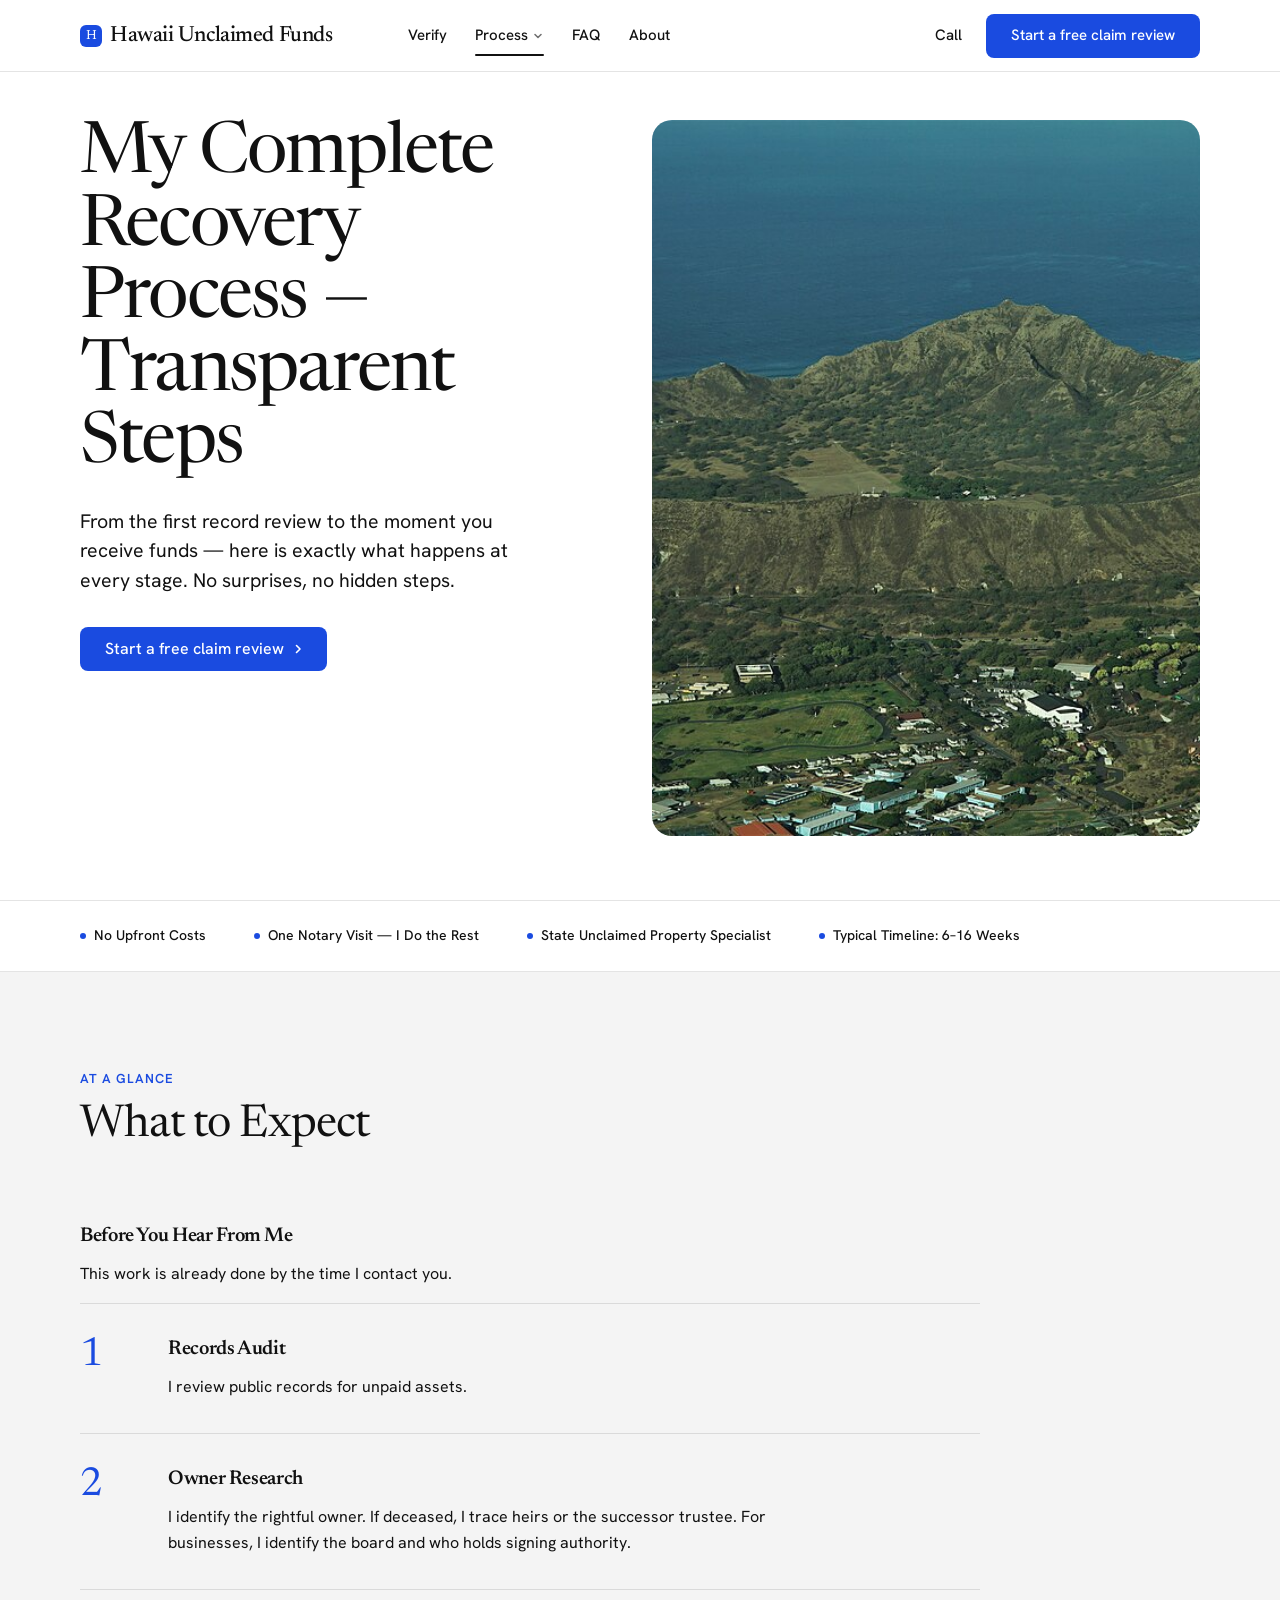
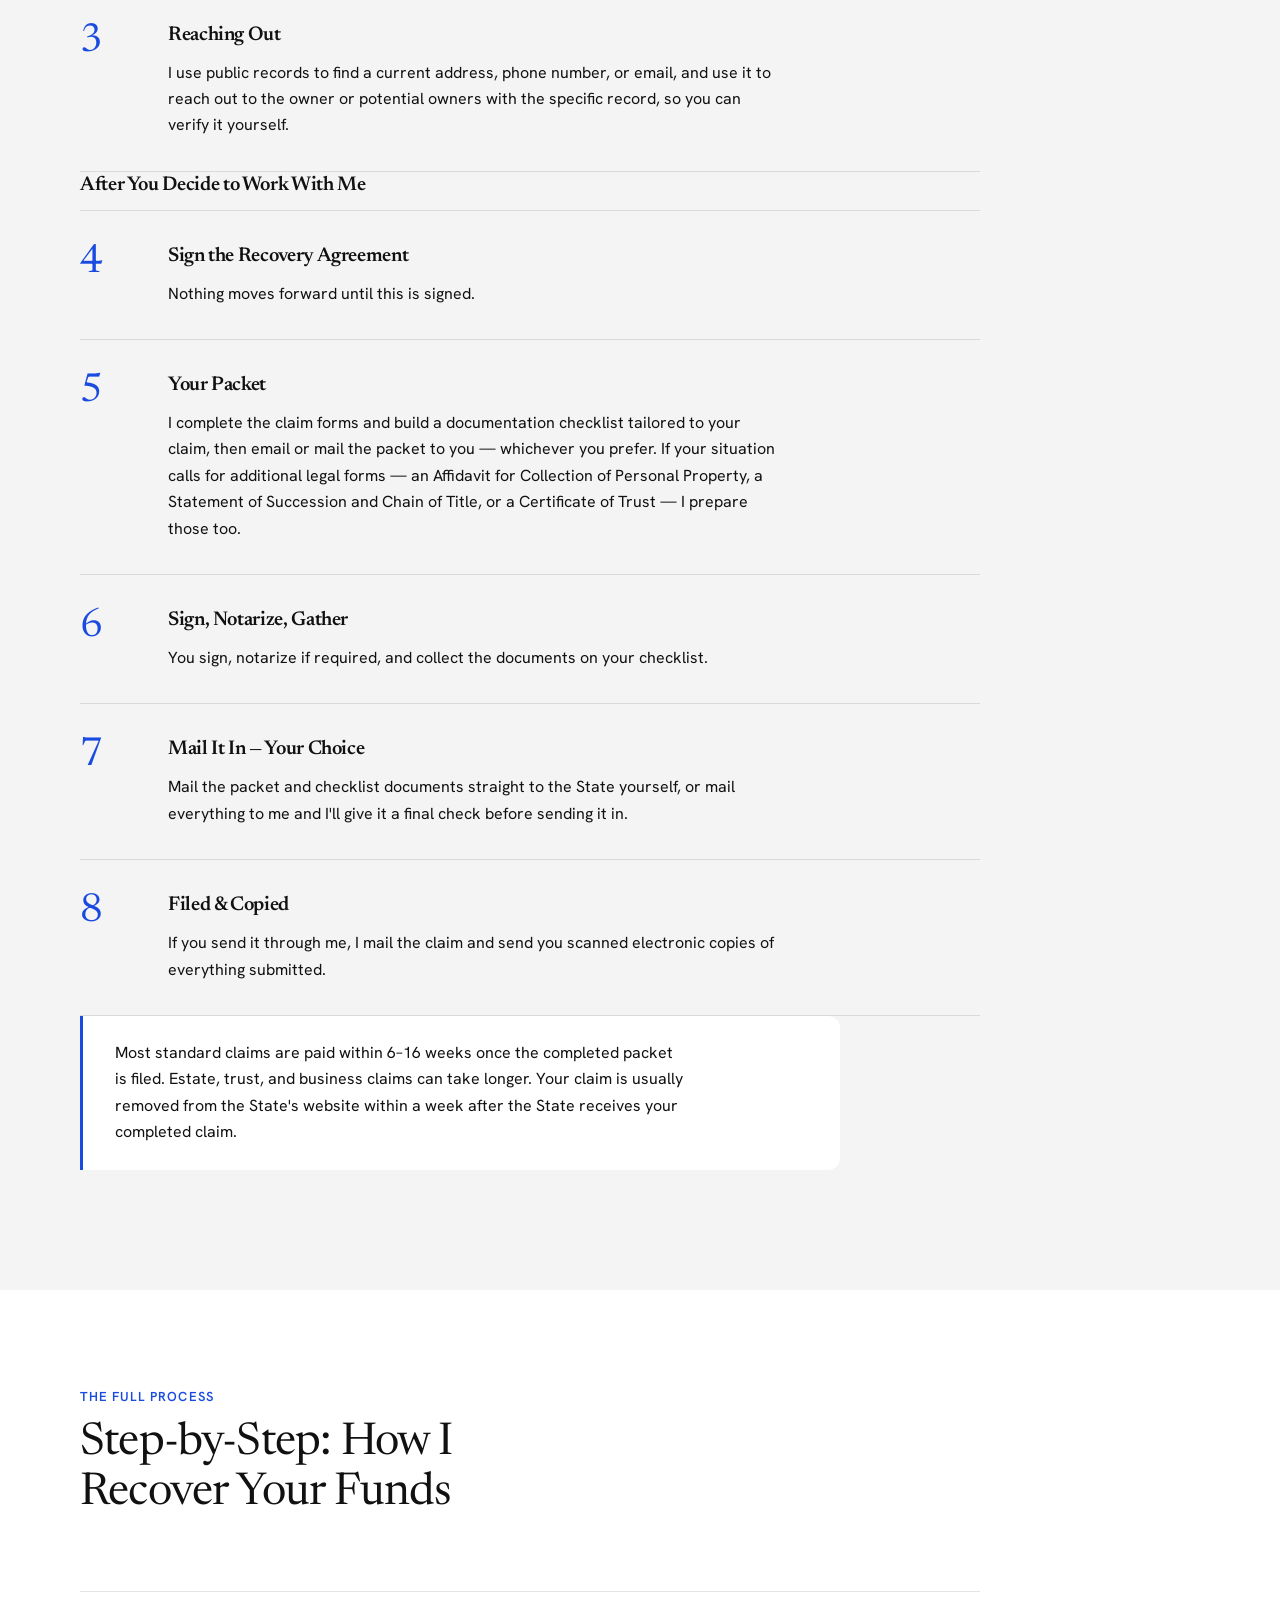
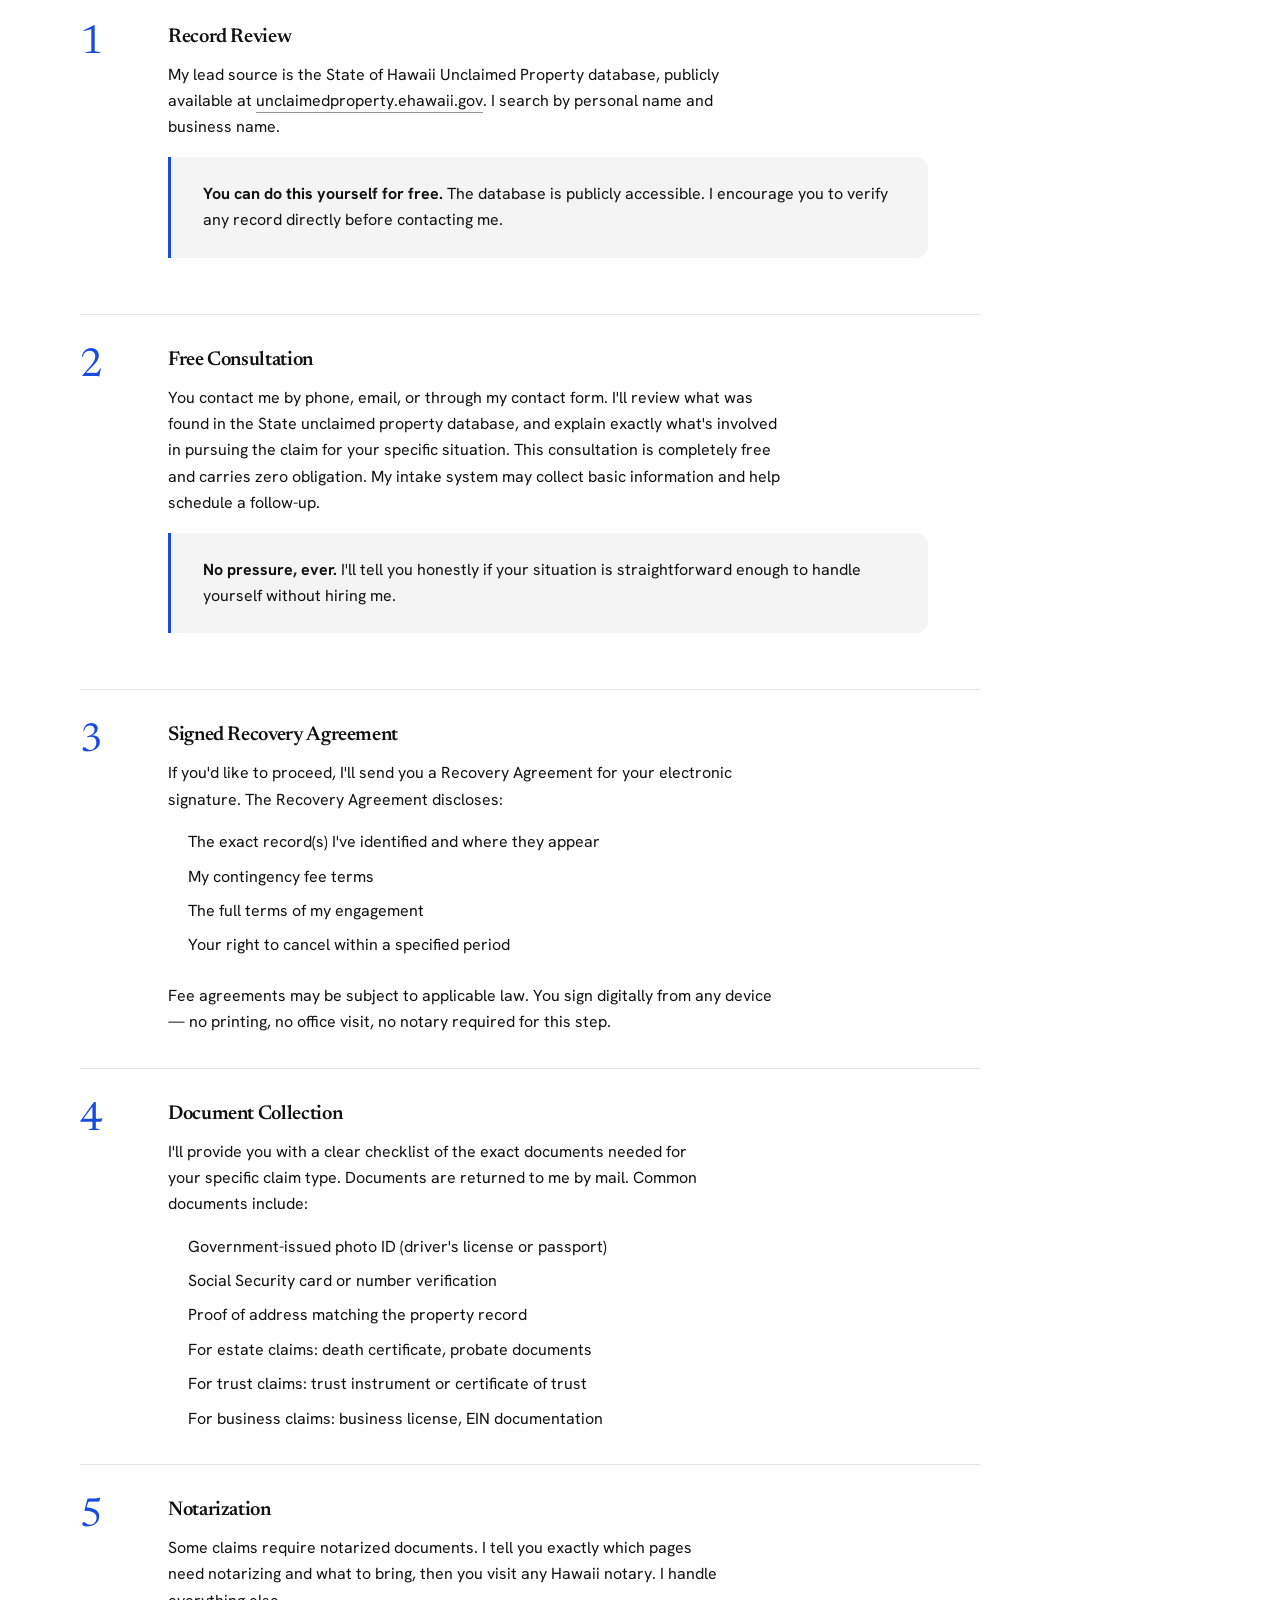
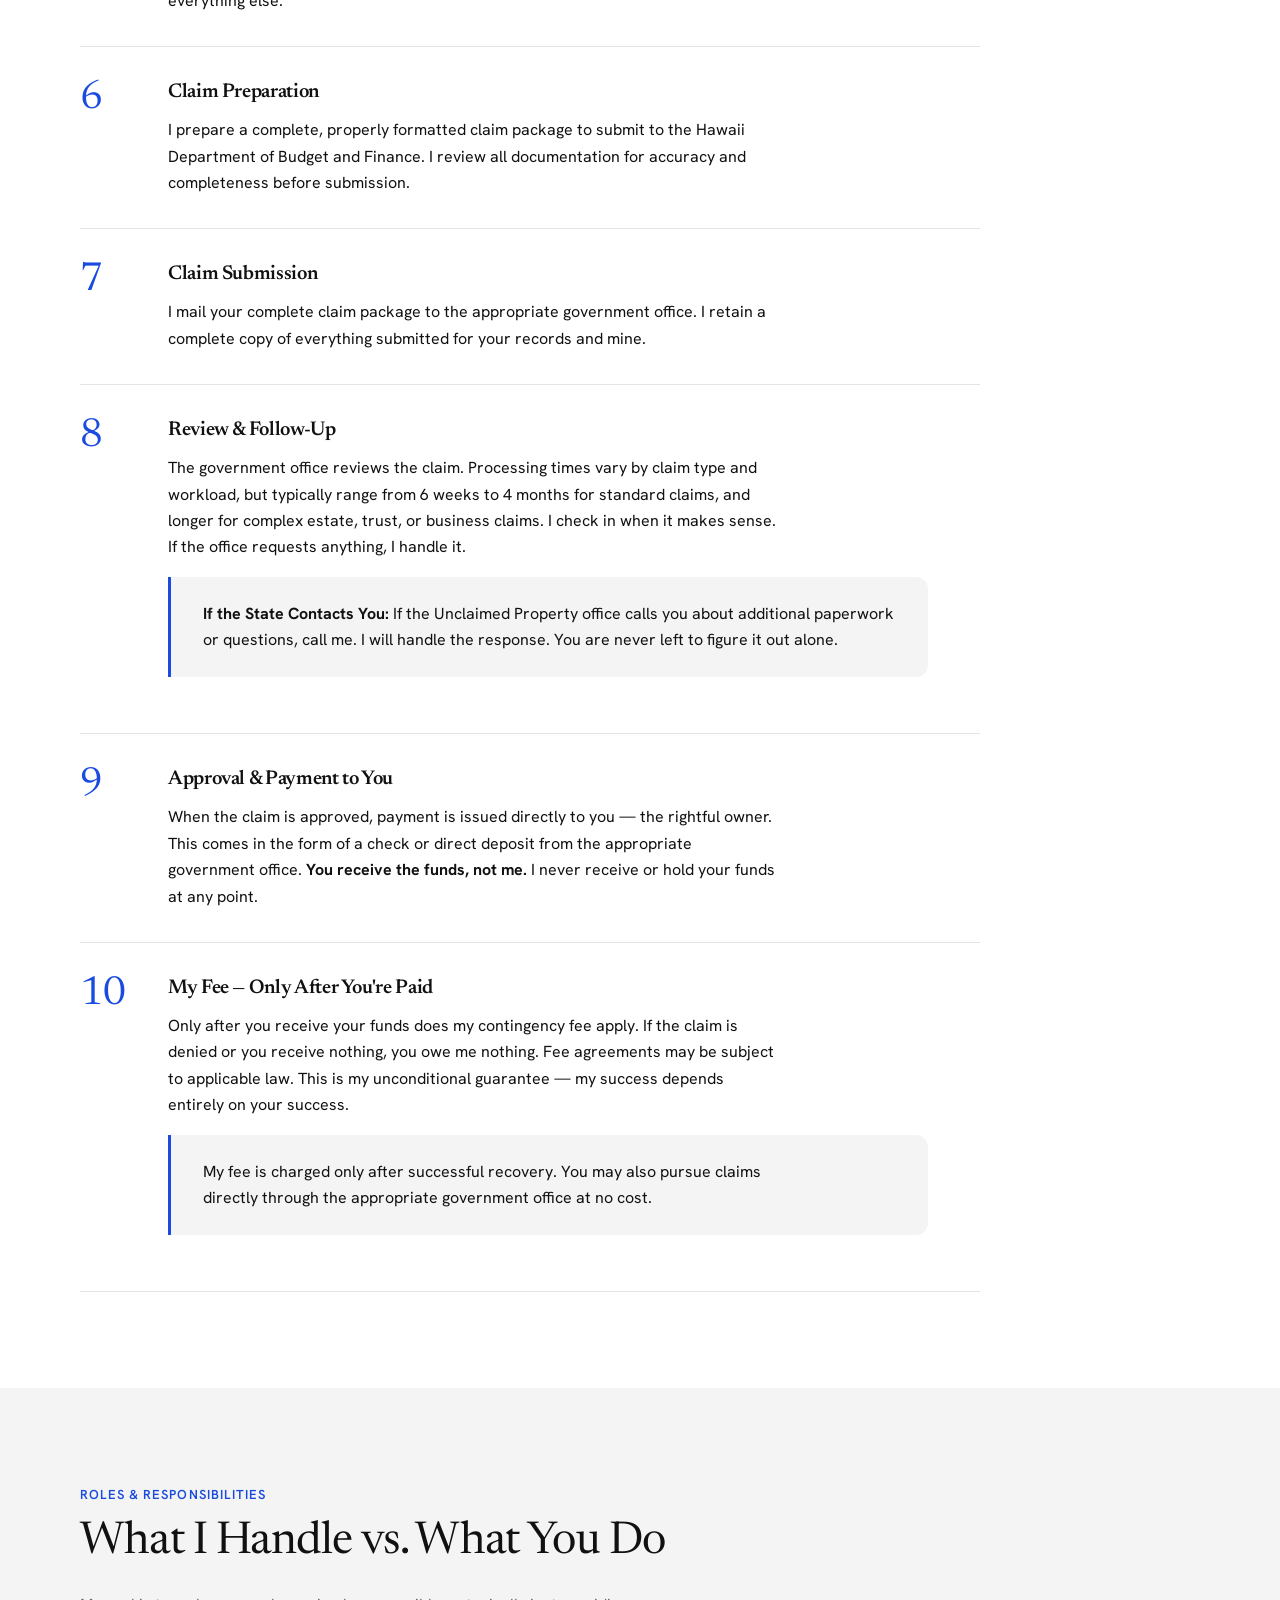
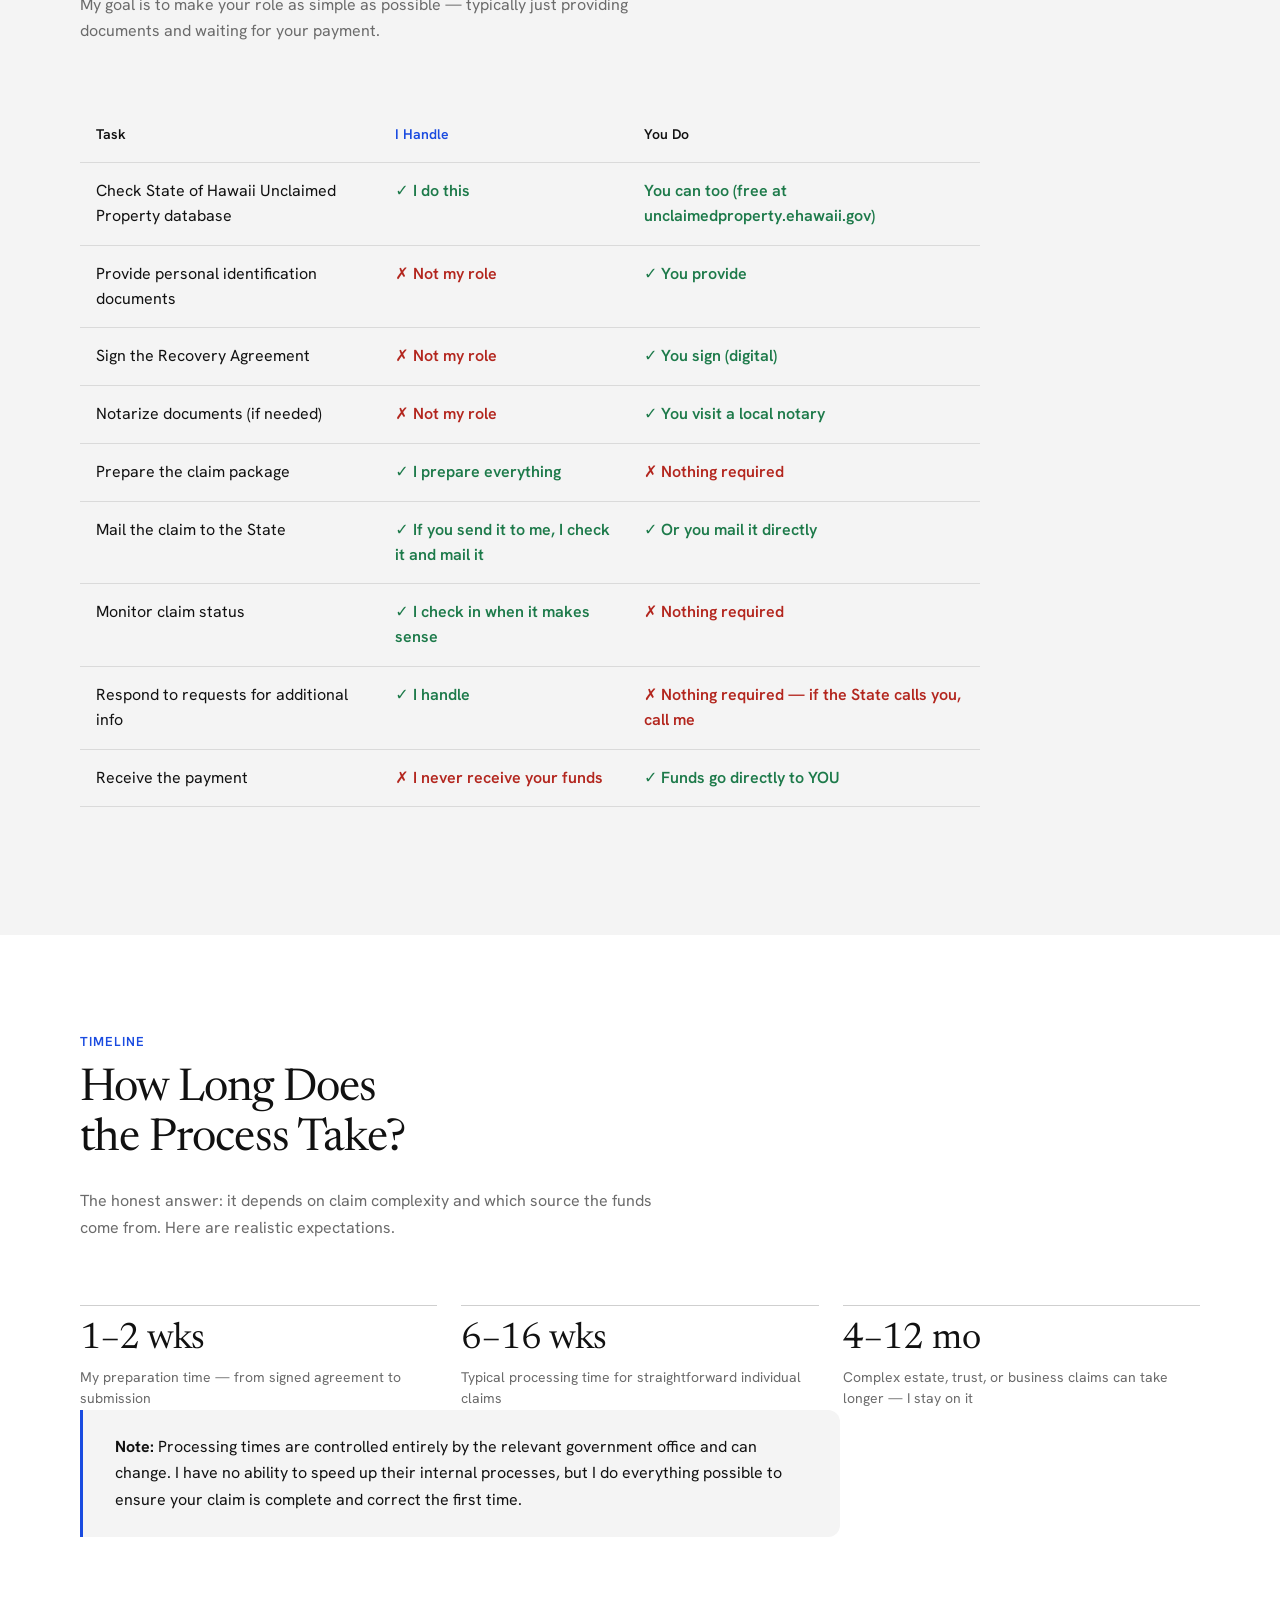
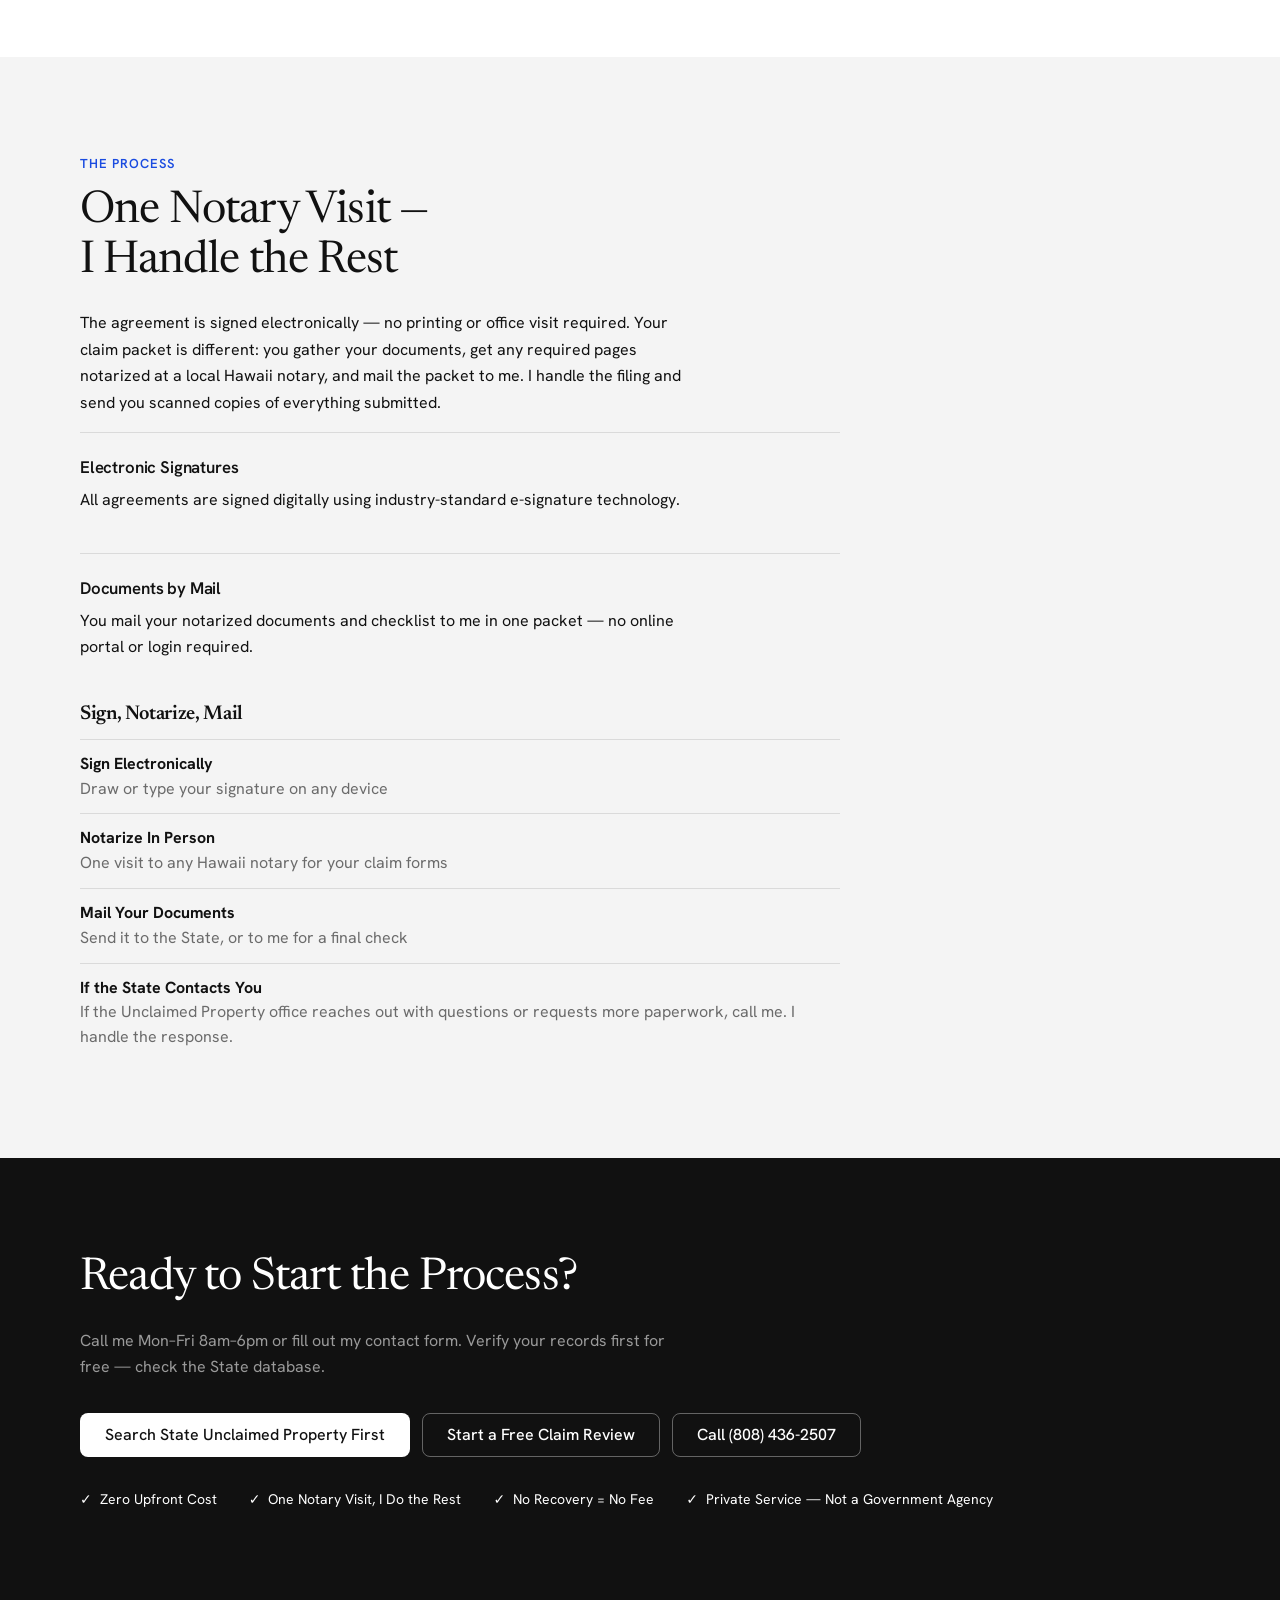
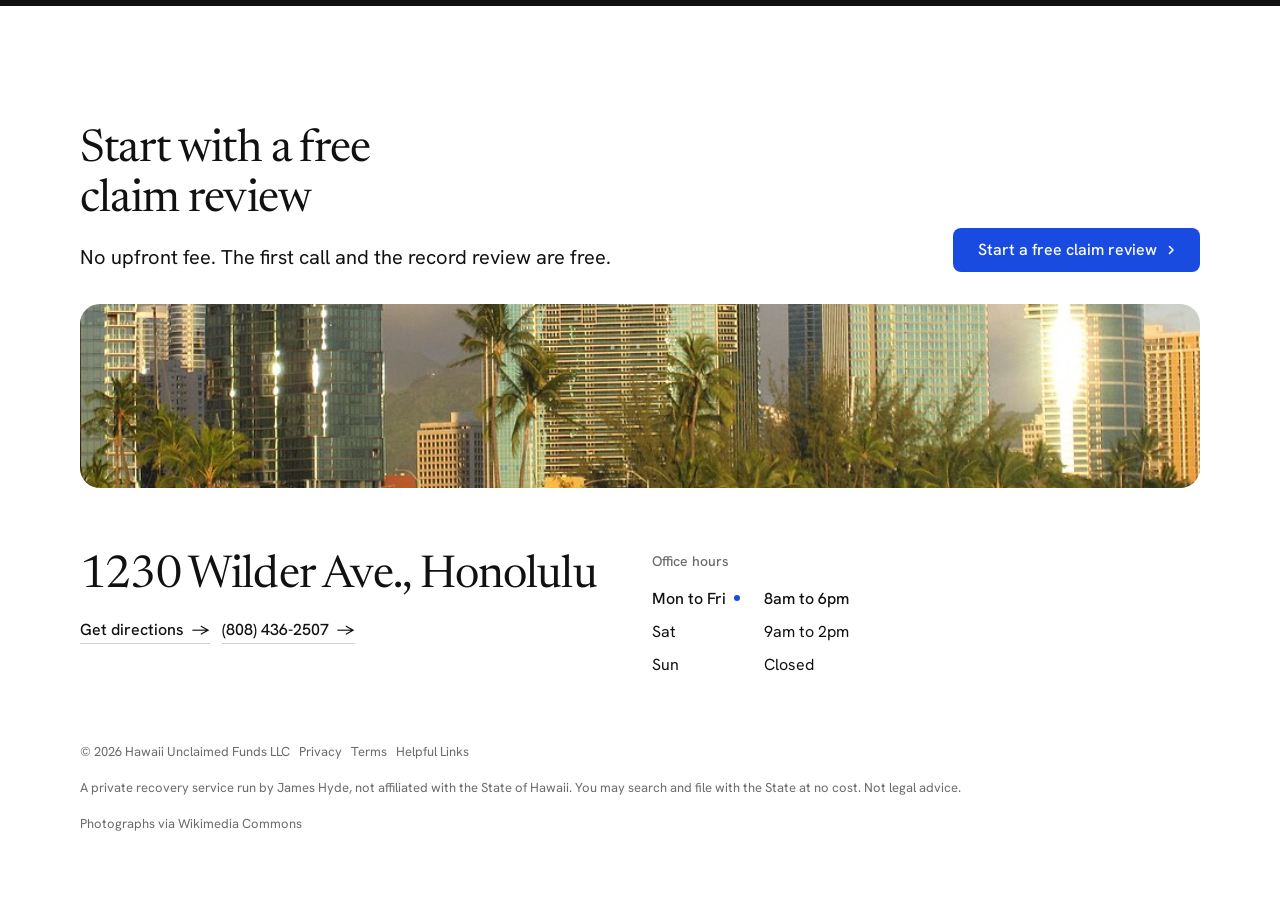
<file: how-it-works.html>
<!doctype html>
<html lang="en" data-type="service" data-radius="soft" data-buttons="solid" data-motion>
<head>
<meta charset="utf-8">
<meta name="viewport" content="width=device-width, initial-scale=1, viewport-fit=cover">
<title>How It Works — Recovery Process | Hawaii Unclaimed Funds LLC</title>
<meta name="description" content="Understand exactly how my recovery process works — from initial review of State of Hawaii unclaimed property records to successful recovery. Agreement signed electronically, one notary visit, documents handled by mail." />
<meta name="robots" content="index, follow" />
<link rel="canonical" href="https://hawaiiunclaimedfunds.com/how-it-works.html" />
<meta property="og:title" content="How It Works — Hawaii Unclaimed Funds LLC" />
<meta property="og:description" content="My complete process for recovering funds from the State of Hawaii unclaimed property database. Electronic agreement, one notary visit, no upfront fees." />
<meta property="og:type" content="website" />
<meta property="og:url" content="https://hawaiiunclaimedfunds.com/how-it-works.html" />
<link rel="icon" href="favicon.svg" type="image/svg+xml">
<meta name="theme-color" content="#ffffff">
<meta name="site-kind" content="other">
<meta name="page-type" content="service">
<link rel="preconnect" href="https://fonts.googleapis.com">
<link rel="preconnect" href="https://fonts.gstatic.com" crossorigin>
<link href="https://fonts.googleapis.com/css2?family=Newsreader:opsz,wght@6..72,400..700&family=Hanken+Grotesk:wght@400..600&display=swap" rel="stylesheet">
<link rel="stylesheet" href="assets/system.css">
<link rel="stylesheet" href="assets/ui/cards.css">
<link rel="stylesheet" href="assets/motion/motion.css">
<link rel="stylesheet" href="assets/backgrounds/backgrounds.css">
<link rel="stylesheet" href="assets/layout/layout.css">
<link rel="stylesheet" href="assets/icons/icon.css">
<style>
:root {
  --p-bg: #ffffff; --p-surface: #f4f4f4; --p-ink: #111111; --p-muted: #6b6b6b;
  --p-accent: #1a4be0; --p-accent-ink: #ffffff; --p-action: #1a4be0; --p-action-ink: #ffffff;
  --p-inv-bg: #111111; --p-inv-surface: #1e1e1e; --p-inv-ink: #ffffff; --p-inv-muted: #9a9a9a;
  --p-inv-accent: #ffffff; --p-inv-accent-ink: #111111; --p-inv-action: #ffffff; --p-inv-action-ink: #111111;
  --font-display: "Newsreader", Georgia, serif;
  --font-text: "Hanken Grotesk", system-ui, sans-serif;
  --display-weight: 400;
  --display-tracking: -0.018em;
  --display-tracking-xl: -0.025em;
  --ly-scale: 1.06;
}
</style>
<link rel="stylesheet" href="assets/pages.css">
<script>document.documentElement.classList.add('m-enter');setTimeout(()=>document.documentElement.classList.add('m-enter-done'),700)</script>
<script src="assets/backgrounds/backgrounds.js"></script>
</head>
<body class="page-doc">
<header class="nav">
  <div class="wrap nav__bar">
    <a class="skip-link" href="#top">Skip to content</a>
    <a class="nav__logo" href="index.html"><span class="mark mark--initial" aria-hidden="true">H</span>Hawaii Unclaimed Funds</a>
    <nav class="nav__links" aria-label="Main">
      <div class="nav__item"><a class="nav__link" href="verify.html">Verify</a></div>
      <div class="nav__item">
        <a class="nav__link" href="how-it-works.html" aria-current="page">Process <svg class="chev" viewBox="0 0 12 12" aria-hidden="true"><path d="M3 4.5l3 3 3-3" fill="none" stroke="currentColor" stroke-width="1.5" stroke-linecap="round" stroke-linejoin="round"/></svg></a>
        <div class="nav__menu">
          <div class="wrap grid">
            <div class="menu-col span-3">
              <p class="t-label">Before you call</p>
              <a href="verify.html">Verify a letter<span>Check my letter yourself</span></a>
              <a href="faq.html">Questions<span>Fees, letters and the State</span></a>
              <a href="contact.html">Contact<span>Phone, form and office hours</span></a>
              <a href="links.html">Helpful links<span>Official State sources</span></a>
            </div>
            <div class="menu-col span-3">
              <p class="t-label">Working with me</p>
              <a href="unclaimed-funds.html">Unclaimed funds<span>What the State holds, and why</span></a>
              <a href="how-it-works.html">How a claim works<span>From record to payment</span></a>
              <a href="why-use-us.html">Why use me<span>When help is worth the fee</span></a>
              <a href="index.html#estates">Estate claims<span>Heirs, executors and trustees</span></a>
            </div>
            <a class="menu-card span-3 start-10" href="index.html#estates">
              <div class="panel"><img class="frame__img" src="assets/img/photo-f24475818-500.jpg" alt="Green coastline and surf on the south shore of Maui" width="500" height="289" data-source="stand-in" data-subject="Maui"></div>
              <span class="t-card">Estate and trust claims</span>
              <span class="t-small muted">What the State asks heirs for</span>
            </a>
          </div>
        </div>
      </div>
      <div class="nav__item"><a class="nav__link" href="faq.html">FAQ</a></div>
      <div class="nav__item"><a class="nav__link" href="about.html">About</a></div>
    </nav>
    <div class="nav__actions">
      <a class="nav__link" href="tel:+18084362507" aria-label="Call the office">Call</a>
      <a class="btn btn--primary" href="contact.html">Start a free claim review</a>
    </div>
    <button class="nav__toggle" type="button" aria-expanded="false" aria-label="Menu">
      <svg width="18" height="18" viewBox="0 0 18 18" aria-hidden="true"><path d="M2 5h14M2 13h14" stroke="currentColor" stroke-width="1.6" stroke-linecap="round"/></svg>
    </button>
  </div>
</header>

<main id="top">
  <section class="hero hero--split" data-enter aria-labelledby="hero-h">
    <div class="wrap"><div class="hero-text grid hero__grid">
      <div class="hero__text span-5">
        <h1 id="hero-h">My Complete Recovery Process — Transparent Steps</h1>
        <p class="hero__lead">From the first record review to the moment you receive funds — here is exactly what happens at every stage. No surprises, no hidden steps.</p>
        <div class="btn-row"><a class="btn btn--primary" href="contact.html">Start a free claim review<svg class="m-arrow" viewBox="0 0 12 12" aria-hidden="true"><path class="m-arrow__stem" d="M1 6h8"/><path class="m-arrow__head" d="M4.5 2.5 8 6l-3.5 3.5"/></svg></a></div>
      </div>
      <div class="hero__media span-6 start-7">
        <img src="assets/img/photo-f79843880.jpg" width="1280" height="634" alt="Diamond Head crater above the houses of east Honolulu, Oʻahu" style="--ly-pos: 50% 50%" fetchpriority="high" data-source="stand-in">
      </div>
    </div></div>
  </section>

  <section class="section doc doc--banner"><div class="trust-banner">
  <div class="wrap">
    <div class="trust-banner-inner">
      <div class="trust-item"> No Upfront Costs</div>
      <div class="trust-item"> One Notary Visit — I Do the Rest</div>
      <div class="trust-item"> State Unclaimed Property Specialist</div>
      <div class="trust-item"> Typical Timeline: 6–16 Weeks</div>
    </div>
  </div>
</div></section>
  <section class="section doc doc--alt" aria-labelledby="expect-heading">
  <div class="wrap">
    <div class="section-header">
      <p class="subtitle">At a Glance</p>
      <h2 id="expect-heading">What to Expect</h2>
    </div>

    <div>

      <h3>Before You Hear From Me</h3>
      <p>This work is already done by the time I contact you.</p>

      <div>
        <div class="step-detailed">
          <div class="step-detailed-number" aria-label="Step 1">1</div>
          <div class="step-detailed-content">
            <h3>Records Audit</h3>
            <p>I review public records for unpaid assets.</p>
          </div>
        </div>

        <div class="step-detailed">
          <div class="step-detailed-number" aria-label="Step 2">2</div>
          <div class="step-detailed-content">
            <h3>Owner Research</h3>
            <p>I identify the rightful owner. If deceased, I trace heirs or the successor trustee. For businesses, I identify the board and who holds signing authority.</p>
          </div>
        </div>

        <div class="step-detailed">
          <div class="step-detailed-number" aria-label="Step 3">3</div>
          <div class="step-detailed-content">
            <h3>Reaching Out</h3>
            <p>I use public records to find a current address, phone number, or email, and use it to reach out to the owner or potential owners with the specific record, so you can verify it yourself.</p>
          </div>
        </div>

      </div>

      <h3>After You Decide to Work With Me</h3>

      <div>
        <div class="step-detailed">
          <div class="step-detailed-number" aria-label="Step 4">4</div>
          <div class="step-detailed-content">
            <h3>Sign the Recovery Agreement</h3>
            <p>Nothing moves forward until this is signed.</p>
          </div>
        </div>

        <div class="step-detailed">
          <div class="step-detailed-number" aria-label="Step 5">5</div>
          <div class="step-detailed-content">
            <h3>Your Packet</h3>
            <p>I complete the claim forms and build a documentation checklist tailored to your claim, then email or mail the packet to you — whichever you prefer. If your situation calls for additional legal forms — an Affidavit for Collection of Personal Property, a Statement of Succession and Chain of Title, or a Certificate of Trust — I prepare those too.</p>
          </div>
        </div>

        <div class="step-detailed">
          <div class="step-detailed-number" aria-label="Step 6">6</div>
          <div class="step-detailed-content">
            <h3>Sign, Notarize, Gather</h3>
            <p>You sign, notarize if required, and collect the documents on your checklist.</p>
          </div>
        </div>

        <div class="step-detailed">
          <div class="step-detailed-number" aria-label="Step 7">7</div>
          <div class="step-detailed-content">
            <h3>Mail It In — Your Choice</h3>
            <p>Mail the packet and checklist documents straight to the State yourself, or mail everything to me and I'll give it a final check before sending it in.</p>
          </div>
        </div>

        <div class="step-detailed">
          <div class="step-detailed-number" aria-label="Step 8">8</div>
          <div class="step-detailed-content">
            <h3>Filed &amp; Copied</h3>
            <p>If you send it through me, I mail the claim and send you scanned electronic copies of everything submitted.</p>
          </div>
        </div>
      </div>

      <div class="alert-info">
        <p>Most standard claims are paid within 6–16 weeks once the completed packet is filed. Estate, trust, and business claims can take longer. Your claim is usually removed from the State's website within a week after the State receives your completed claim.</p>
      </div>

    </div>
  </div>
</section>
  <section class="section doc" aria-labelledby="steps-heading">
  <div class="wrap">
    <div class="section-header">
      <p class="subtitle">The Full Process</p>
      <h2 id="steps-heading">Step-by-Step: How I Recover Your Funds</h2>
    </div>

    <div>

      <div class="step-detailed">
        <div class="step-detailed-number" aria-label="Step 1">1</div>
        <div class="step-detailed-content">
          <h3>Record Review</h3>
          <p>My lead source is the State of Hawaii Unclaimed Property database, publicly available at <a href="https://unclaimedproperty.ehawaii.gov/lilo/property-search.html" target="_blank" rel="noopener noreferrer">unclaimedproperty.ehawaii.gov</a>. I search by personal name and business name.</p>
          <div class="alert-info"><strong>You can do this yourself for free.</strong> The database is publicly accessible. I encourage you to verify any record directly before contacting me.</div>
        </div>
      </div>

      <div class="step-detailed">
        <div class="step-detailed-number" aria-label="Step 2">2</div>
        <div class="step-detailed-content">
          <h3>Free Consultation</h3>
          <p>You contact me by phone, email, or through my contact form. I'll review what was found in the State unclaimed property database, and explain exactly what's involved in pursuing the claim for your specific situation. This consultation is completely free and carries zero obligation. My intake system may collect basic information and help schedule a follow-up.</p>
          <div class="alert-info"><strong>No pressure, ever.</strong> I'll tell you honestly if your situation is straightforward enough to handle yourself without hiring me.</div>
        </div>
      </div>

      <div class="step-detailed">
        <div class="step-detailed-number" aria-label="Step 3">3</div>
        <div class="step-detailed-content">
          <h3>Signed Recovery Agreement</h3>
          <p>If you'd like to proceed, I'll send you a Recovery Agreement for your electronic signature. The Recovery Agreement discloses:</p>
          <ul>
            <li>The exact record(s) I've identified and where they appear</li>
            <li>My contingency fee terms</li>
            <li>The full terms of my engagement</li>
            <li>Your right to cancel within a specified period</li>
          </ul>
          <p>Fee agreements may be subject to applicable law. You sign digitally from any device — no printing, no office visit, no notary required for this step.</p>
        </div>
      </div>

      <div class="step-detailed">
        <div class="step-detailed-number" aria-label="Step 4">4</div>
        <div class="step-detailed-content">
          <h3>Document Collection</h3>
          <p>I'll provide you with a clear checklist of the exact documents needed for your specific claim type. Documents are returned to me by mail. Common documents include:</p>
          <ul>
            <li>Government-issued photo ID (driver's license or passport)</li>
            <li>Social Security card or number verification</li>
            <li>Proof of address matching the property record</li>
            <li>For estate claims: death certificate, probate documents</li>
            <li>For trust claims: trust instrument or certificate of trust</li>
            <li>For business claims: business license, EIN documentation</li>
          </ul>
        </div>
      </div>

      <div class="step-detailed">
        <div class="step-detailed-number" aria-label="Step 5">5</div>
        <div class="step-detailed-content">
          <h3>Notarization</h3>
          <p>Some claims require notarized documents. I tell you exactly which pages need notarizing and what to bring, then you visit any Hawaii notary. I handle everything else.</p>
        </div>
      </div>

      <div class="step-detailed">
        <div class="step-detailed-number" aria-label="Step 6">6</div>
        <div class="step-detailed-content">
          <h3>Claim Preparation</h3>
          <p>I prepare a complete, properly formatted claim package to submit to the Hawaii Department of Budget and Finance. I review all documentation for accuracy and completeness before submission.</p>
        </div>
      </div>

      <div class="step-detailed">
        <div class="step-detailed-number" aria-label="Step 7">7</div>
        <div class="step-detailed-content">
          <h3>Claim Submission</h3>
          <p>I mail your complete claim package to the appropriate government office. I retain a complete copy of everything submitted for your records and mine.</p>
        </div>
      </div>

      <div class="step-detailed">
        <div class="step-detailed-number" aria-label="Step 8">8</div>
        <div class="step-detailed-content">
          <h3>Review &amp; Follow-Up</h3>
          <p>The government office reviews the claim. Processing times vary by claim type and workload, but typically range from 6 weeks to 4 months for standard claims, and longer for complex estate, trust, or business claims. I check in when it makes sense. If the office requests anything, I handle it.</p>
          <div class="alert-info"><strong>If the State Contacts You:</strong> If the Unclaimed Property office calls you about additional paperwork or questions, call me. I will handle the response. You are never left to figure it out alone.</div>
        </div>
      </div>

      <div class="step-detailed">
        <div class="step-detailed-number" aria-label="Step 9">9</div>
        <div class="step-detailed-content">
          <h3>Approval &amp; Payment to You</h3>
          <p>When the claim is approved, payment is issued directly to you — the rightful owner. This comes in the form of a check or direct deposit from the appropriate government office. <strong>You receive the funds, not me.</strong> I never receive or hold your funds at any point.</p>
        </div>
      </div>

      <div class="step-detailed">
        <div class="step-detailed-number" aria-label="Step 10">10</div>
        <div class="step-detailed-content">
          <h3>My Fee — Only After You're Paid</h3>
          <p>Only after you receive your funds does my contingency fee apply. If the claim is denied or you receive nothing, you owe me nothing. Fee agreements may be subject to applicable law. This is my unconditional guarantee — my success depends entirely on your success.</p>
          <div class="alert-info">
            <p>My fee is charged only after successful recovery. You may also pursue claims directly through the appropriate government office at no cost.</p>
          </div>
        </div>
      </div>

    </div>
  </div>
</section>
  <section class="section doc doc--alt" aria-labelledby="table-heading">
  <div class="wrap">
    <div class="section-header">
      <p class="subtitle">Roles &amp; Responsibilities</p>
      <h2 id="table-heading">What I Handle vs. What You Do</h2>
      <p>My goal is to make your role as simple as possible — typically just providing documents and waiting for your payment.</p>
    </div>
    <div >
      <div class="table-scroll"><table class="comparison-table" aria-label="Responsibilities breakdown">
        <thead>
          <tr>
            <th>Task</th>
            <th class="us">I Handle</th>
            <th class="diy">You Do</th>
          </tr>
        </thead>
        <tbody>
          <tr>
            <td>Check State of Hawaii Unclaimed Property database</td>
            <td><span class="check-yes">✓ I do this</span></td>
            <td><span class="check-yes">You can too (free at unclaimedproperty.ehawaii.gov)</span></td>
          </tr>
          <tr>
            <td>Provide personal identification documents</td>
            <td><span class="check-no">✗ Not my role</span></td>
            <td><span class="check-yes">✓ You provide</span></td>
          </tr>
          <tr>
            <td>Sign the Recovery Agreement</td>
            <td><span class="check-no">✗ Not my role</span></td>
            <td><span class="check-yes">✓ You sign (digital)</span></td>
          </tr>
          <tr>
            <td>Notarize documents (if needed)</td>
            <td><span class="check-no">✗ Not my role</span></td>
            <td><span class="check-yes">✓ You visit a local notary</span></td>
          </tr>
          <tr>
            <td>Prepare the claim package</td>
            <td><span class="check-yes">✓ I prepare everything</span></td>
            <td><span class="check-no">✗ Nothing required</span></td>
          </tr>
          <tr>
            <td>Mail the claim to the State</td>
            <td><span class="check-yes">✓ If you send it to me, I check it and mail it</span></td>
            <td><span class="check-yes">✓ Or you mail it directly</span></td>
          </tr>
          <tr>
            <td>Monitor claim status</td>
            <td><span class="check-yes">✓ I check in when it makes sense</span></td>
            <td><span class="check-no">✗ Nothing required</span></td>
          </tr>
          <tr>
            <td>Respond to requests for additional info</td>
            <td><span class="check-yes">✓ I handle</span></td>
            <td><span class="check-no">✗ Nothing required — if the State calls you, call me</span></td>
          </tr>
          <tr>
            <td>Receive the payment</td>
            <td><span class="check-no">✗ I never receive your funds</span></td>
            <td><span class="check-yes">✓ Funds go directly to YOU</span></td>
          </tr>
        </tbody>
      </table></div>
    </div>
  </div>
</section>
  <section class="section doc" aria-labelledby="timeline-heading">
  <div class="wrap">
    <div class="section-header">
      <p class="subtitle">Timeline</p>
      <h2 id="timeline-heading">How Long Does the Process Take?</h2>
      <p>The honest answer: it depends on claim complexity and which source the funds come from. Here are realistic expectations.</p>
    </div>
    <div class="grid-3">
      <div class="stat-box">
        <div class="stat-number">1–2 wks</div>
        <div class="stat-label">My preparation time — from signed agreement to submission</div>
      </div>
      <div class="stat-box">
        <div class="stat-number">6–16 wks</div>
        <div class="stat-label">Typical processing time for straightforward individual claims</div>
      </div>
      <div class="stat-box">
        <div class="stat-number">4–12 mo</div>
        <div class="stat-label">Complex estate, trust, or business claims can take longer — I stay on it</div>
      </div>
    </div>
    <div class="alert-info">
      <strong>Note:</strong> Processing times are controlled entirely by the relevant government office and can change. I have no ability to speed up their internal processes, but I do everything possible to ensure your claim is complete and correct the first time.
    </div>
  </div>
</section>
  <section class="section doc doc--alt" aria-labelledby="digital-heading">
  <div class="wrap">
    <div class="stack-mobile">
      <div >
        <p class="subtitle">The Process</p>
        <h2 id="digital-heading">One Notary Visit — I Handle the Rest</h2>
        <p>The agreement is signed electronically — no printing or office visit required. Your claim packet is different: you gather your documents, get any required pages notarized at a local Hawaii notary, and mail the packet to me. I handle the filing and send you scanned copies of everything submitted.</p>
        <div class="value-item">
          
          <div class="value-content">
            <h4>Electronic Signatures</h4>
            <p>All agreements are signed digitally using industry-standard e-signature technology.</p>
          </div>
        </div>
        <div class="value-item">
          
          <div class="value-content">
            <h4>Documents by Mail</h4>
            <p>You mail your notarized documents and checklist to me in one packet — no online portal or login required.</p>
          </div>
        </div>
      </div>
      <div >
        <div>
          <h3>Sign, Notarize, Mail</h3>
          <div>
            <div>
              <span></span>
              <div><strong>Sign Electronically</strong><span>Draw or type your signature on any device</span></div>
            </div>
            <div>
              <span></span>
              <div><strong>Notarize In Person</strong><span>One visit to any Hawaii notary for your claim forms</span></div>
            </div>
            <div>
              <span></span>
              <div><strong>Mail Your Documents</strong><span>Send it to the State, or to me for a final check</span></div>
            </div>
            <div>
              <span></span>
              <div><strong>If the State Contacts You</strong><span>If the Unclaimed Property office reaches out with questions or requests more paperwork, call me. I handle the response.</span></div>
            </div>
          </div>
        </div>
      </div>
    </div>
  </div>
</section>
  <section class="section doc doc--cta">
  <div class="wrap">
    <div >
      <h2>Ready to Start the Process?</h2>
      <p>Call me Mon–Fri 8am–6pm or fill out my contact form. Verify your records first for free — check the State database.</p>
      <div class="cta-buttons">
        <a href="https://unclaimedproperty.ehawaii.gov/lilo/property-search.html" target="_blank" rel="noopener noreferrer" class="btn btn--primary">Search State Unclaimed Property First</a>
        <a href="contact.html" class="btn btn--secondary">Start a Free Claim Review</a>
        <a href="tel:+18084362507" class="btn btn--secondary">Call (808) 436-2507</a>
      </div>
      <div class="cta-trust">
        <div class="cta-trust-item"><span class="check">✓</span> Zero Upfront Cost</div>
        <div class="cta-trust-item"><span class="check">✓</span> One Notary Visit, I Do the Rest</div>
        <div class="cta-trust-item"><span class="check">✓</span> No Recovery = No Fee</div>
        <div class="cta-trust-item"><span class="check">✓</span> Private Service — Not a Government Agency</div>
      </div>
    </div>
  </div>
</section>
</main>

<footer class="footer closing footer--visit" id="contact" aria-labelledby="close-h">
  <div class="wrap">
    <div class="closing__cta close--photo">
      <div class="section-head--split">
        <div><h2 id="close-h">Start with a free claim review</h2><p class="t-lead">No upfront fee. The first call and the record review are free.</p></div>
        <a class="btn btn--primary" href="contact.html">Start a free claim review<svg class="m-arrow" viewBox="0 0 12 12" aria-hidden="true"><path class="m-arrow__stem" d="M1 6h8"/><path class="m-arrow__head" d="M4.5 2.5 8 6l-3.5 3.5"/></svg></a>
      </div>
      <div class="close__media"><img src="assets/img/photo-f136387480-960.jpg" srcset="assets/img/photo-f136387480-500.jpg 500w, assets/img/photo-f136387480-960.jpg 960w" sizes="(max-width: 639px) 720px, 100vw" width="960" height="539" alt="Honolulu towers and palms along the Kakaʻako waterfront in late afternoon light" loading="lazy" decoding="async" data-source="stand-in" data-subject="Honolulu"></div>
    </div>
    <div class="closing__links">
      <div class="grid">
        <div class="span-6 stack-4">
          <address class="footer__address">1230 Wilder Ave., Honolulu</address>
          <p><a class="link" href="https://www.openstreetmap.org/search?query=Wilder%20Avenue%20Honolulu">Get directions</a> &nbsp; <a class="link" href="tel:+18084362507">(808) 436-2507</a></p>
        </div>
        <div class="span-6 start-7 stack-4">
          <h3>Office hours</h3>
          <dl class="hours" data-tz="Pacific/Honolulu"><dt data-days="mon-fri">Mon to Fri</dt><dd>8am to 6pm</dd><dt data-days="sat">Sat</dt><dd>9am to 2pm</dd><dt data-days="sun">Sun</dt><dd>Closed</dd></dl>
        </div>
      </div>
      <div class="footer__legal">
        <span>&copy; 2026 Hawaii Unclaimed Funds LLC &nbsp; <a href="privacy.html">Privacy</a> &nbsp; <a href="terms.html">Terms</a> &nbsp; <a href="links.html">Helpful Links</a></span>
        <span>A private recovery service run by James Hyde, not affiliated with the State of Hawaii. You may search and file with the State at no cost. Not legal advice.</span>
        <a class="credits" href="credits.html">Photographs via Wikimedia Commons</a>
      </div>
    </div>
  </div>
</footer>

<nav class="actionbar" aria-label="Quick actions">
  <a class="btn btn--primary" href="contact.html">Start a free claim review</a>
</nav>

<script type="module" src="assets/system.js"></script>
<script type="module" src="assets/motion/motion.js"></script>
<script type="module" src="assets/layout/layout.js"></script>
<script src="script.js?v=20261115"></script>
</body>
</html>
</file>
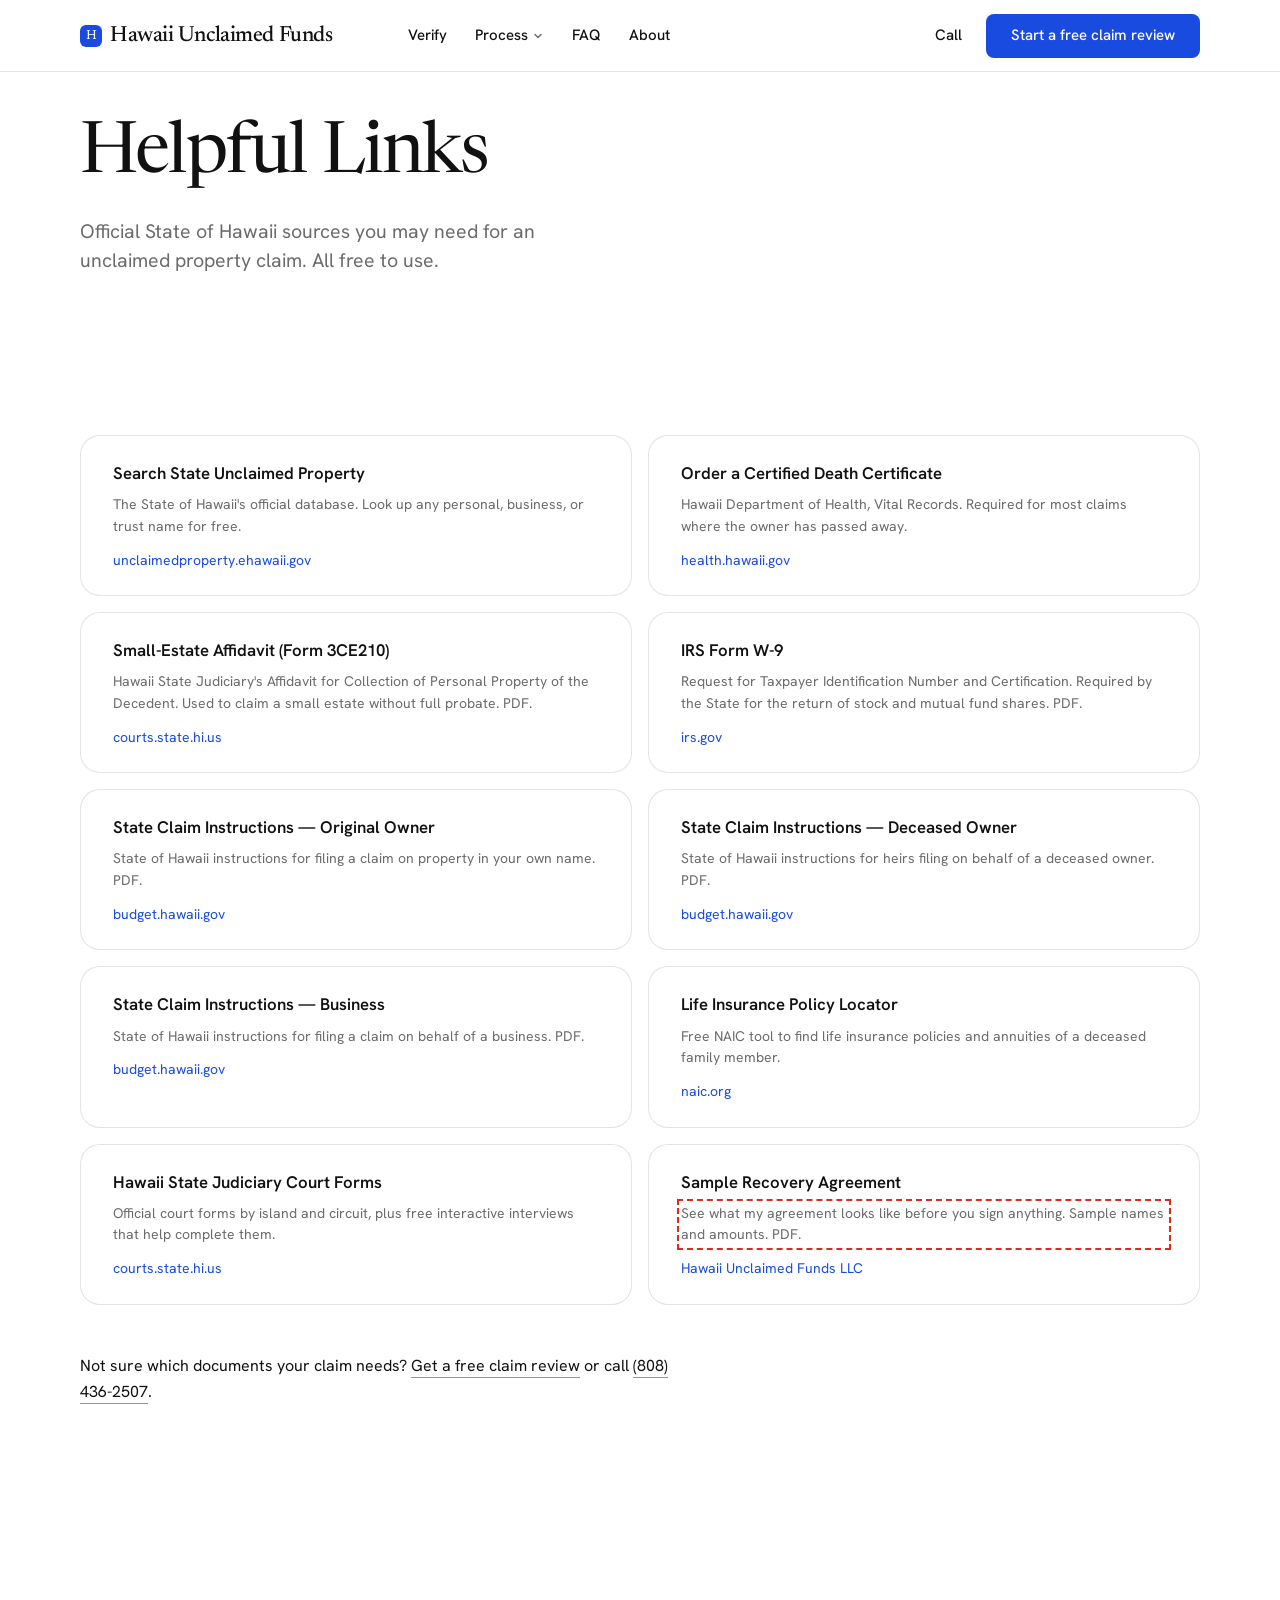
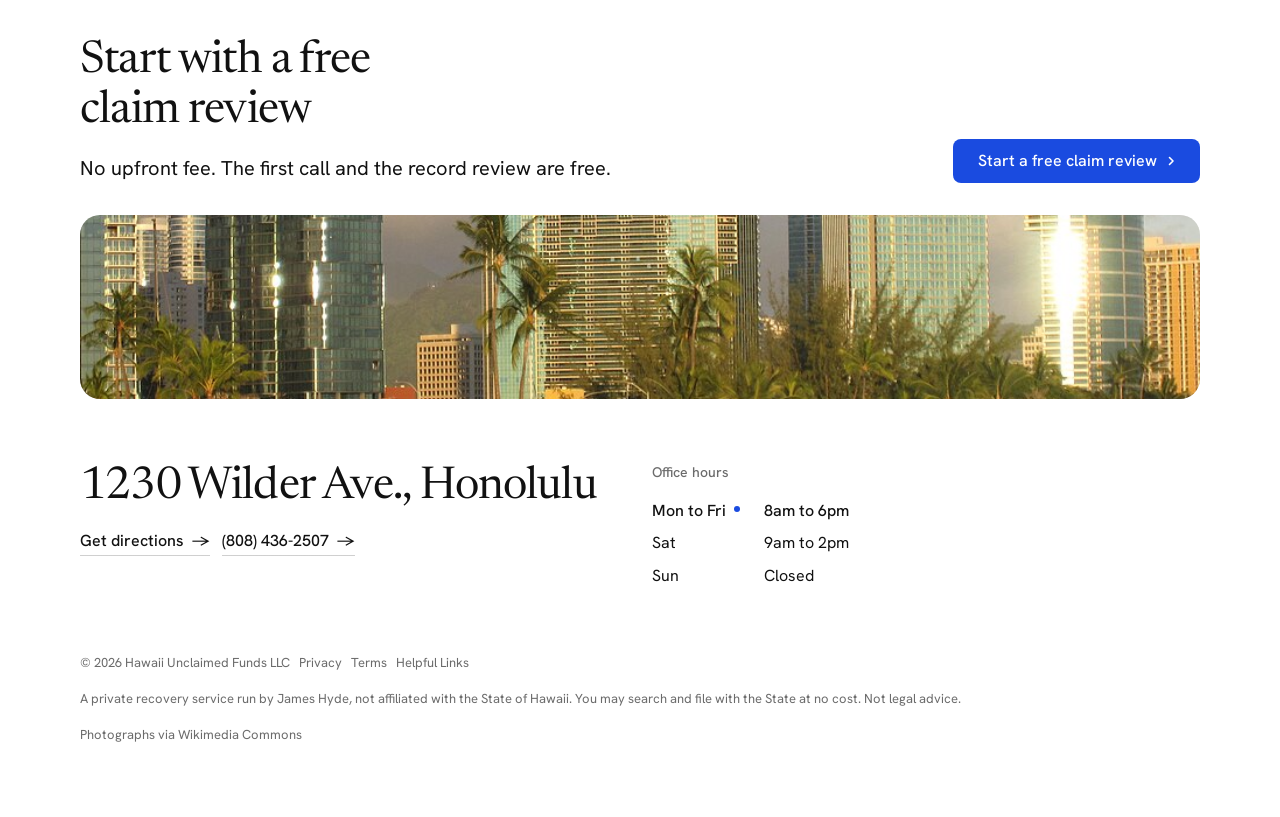
<file: links.html>
<!doctype html>
<html lang="en" data-type="service" data-radius="soft" data-buttons="solid" data-motion>
<head>
<meta charset="utf-8">
<meta name="viewport" content="width=device-width, initial-scale=1, viewport-fit=cover">
<title>Helpful Links | Hawaii Unclaimed Funds LLC</title>
<meta name="description" content="Official links for State of Hawaii unclaimed property claims: the State property search, death certificate requests, and the small-estate affidavit form." />
<meta name="robots" content="index, follow" />
<link rel="canonical" href="https://hawaiiunclaimedfunds.com/links.html" />
<meta property="og:title" content="Helpful Links — Hawaii Unclaimed Funds LLC" />
<meta property="og:description" content="Official State of Hawaii links for unclaimed property, death certificates, and small-estate affidavits." />
<meta property="og:type" content="website" />
<meta property="og:url" content="https://hawaiiunclaimedfunds.com/links.html" />
<link rel="icon" href="favicon.svg" type="image/svg+xml">
<meta name="theme-color" content="#ffffff">
<meta name="site-kind" content="other">
<meta name="page-type" content="service">
<link rel="preconnect" href="https://fonts.googleapis.com">
<link rel="preconnect" href="https://fonts.gstatic.com" crossorigin>
<link href="https://fonts.googleapis.com/css2?family=Newsreader:opsz,wght@6..72,400..700&family=Hanken+Grotesk:wght@400..600&display=swap" rel="stylesheet">
<link rel="stylesheet" href="assets/system.css">
<link rel="stylesheet" href="assets/ui/cards.css">
<link rel="stylesheet" href="assets/motion/motion.css">
<link rel="stylesheet" href="assets/backgrounds/backgrounds.css">
<link rel="stylesheet" href="assets/layout/layout.css">
<link rel="stylesheet" href="assets/icons/icon.css">
<style>
:root {
  --p-bg: #ffffff; --p-surface: #f4f4f4; --p-ink: #111111; --p-muted: #6b6b6b;
  --p-accent: #1a4be0; --p-accent-ink: #ffffff; --p-action: #1a4be0; --p-action-ink: #ffffff;
  --p-inv-bg: #111111; --p-inv-surface: #1e1e1e; --p-inv-ink: #ffffff; --p-inv-muted: #9a9a9a;
  --p-inv-accent: #ffffff; --p-inv-accent-ink: #111111; --p-inv-action: #ffffff; --p-inv-action-ink: #111111;
  --font-display: "Newsreader", Georgia, serif;
  --font-text: "Hanken Grotesk", system-ui, sans-serif;
  --display-weight: 400;
  --display-tracking: -0.018em;
  --display-tracking-xl: -0.025em;
  --ly-scale: 1.06;
}
</style>
<link rel="stylesheet" href="assets/pages.css">
<script>document.documentElement.classList.add('m-enter');setTimeout(()=>document.documentElement.classList.add('m-enter-done'),700)</script>
<script src="assets/backgrounds/backgrounds.js"></script>
</head>
<body class="page-doc">
<header class="nav">
  <div class="wrap nav__bar">
    <a class="skip-link" href="#top">Skip to content</a>
    <a class="nav__logo" href="index.html"><span class="mark mark--initial" aria-hidden="true">H</span>Hawaii Unclaimed Funds</a>
    <nav class="nav__links" aria-label="Main">
      <div class="nav__item"><a class="nav__link" href="verify.html">Verify</a></div>
      <div class="nav__item">
        <a class="nav__link" href="how-it-works.html">Process <svg class="chev" viewBox="0 0 12 12" aria-hidden="true"><path d="M3 4.5l3 3 3-3" fill="none" stroke="currentColor" stroke-width="1.5" stroke-linecap="round" stroke-linejoin="round"/></svg></a>
        <div class="nav__menu">
          <div class="wrap grid">
            <div class="menu-col span-3">
              <p class="t-label">Before you call</p>
              <a href="verify.html">Verify a letter<span>Check my letter yourself</span></a>
              <a href="faq.html">Questions<span>Fees, letters and the State</span></a>
              <a href="contact.html">Contact<span>Phone, form and office hours</span></a>
              <a href="links.html">Helpful links<span>Official State sources</span></a>
            </div>
            <div class="menu-col span-3">
              <p class="t-label">Working with me</p>
              <a href="unclaimed-funds.html">Unclaimed funds<span>What the State holds, and why</span></a>
              <a href="how-it-works.html">How a claim works<span>From record to payment</span></a>
              <a href="why-use-us.html">Why use me<span>When help is worth the fee</span></a>
              <a href="index.html#estates">Estate claims<span>Heirs, executors and trustees</span></a>
            </div>
            <a class="menu-card span-3 start-10" href="index.html#estates">
              <div class="panel"><img class="frame__img" src="assets/img/photo-f24475818-500.jpg" alt="Green coastline and surf on the south shore of Maui" width="500" height="289" data-source="stand-in" data-subject="Maui"></div>
              <span class="t-card">Estate and trust claims</span>
              <span class="t-small muted">What the State asks heirs for</span>
            </a>
          </div>
        </div>
      </div>
      <div class="nav__item"><a class="nav__link" href="faq.html">FAQ</a></div>
      <div class="nav__item"><a class="nav__link" href="about.html">About</a></div>
    </nav>
    <div class="nav__actions">
      <a class="nav__link" href="tel:+18084362507" aria-label="Call the office">Call</a>
      <a class="btn btn--primary" href="contact.html">Start a free claim review</a>
    </div>
    <button class="nav__toggle" type="button" aria-expanded="false" aria-label="Menu">
      <svg width="18" height="18" viewBox="0 0 18 18" aria-hidden="true"><path d="M2 5h14M2 13h14" stroke="currentColor" stroke-width="1.6" stroke-linecap="round"/></svg>
    </button>
  </div>
</header>

<main id="top">
  <section class="hero hero--doc" data-enter aria-labelledby="hero-h">
    <div class="wrap"><div class="hero-text hero__text">
      <h1 id="hero-h">Helpful Links</h1>
      <p class="hero__lead">Official State of Hawaii sources you may need for an unclaimed property claim. All free to use.</p>
    </div></div>
  </section>

  <section class="section doc">
  <div class="wrap">
    <div class="link-list">
      <a class="link-card" href="https://unclaimedproperty.ehawaii.gov/lilo/property-search.html" target="_blank" rel="noopener noreferrer">
        <span class="link-icon" aria-hidden="true"></span>
        <span class="link-body">
          <span class="link-title">Search State Unclaimed Property</span>
          <span class="link-desc">The State of Hawaii's official database. Look up any personal, business, or trust name for free.</span>
          <span class="link-src">unclaimedproperty.ehawaii.gov</span>
        </span>
      </a>
      <a class="link-card" href="https://health.hawaii.gov/vitalrecords/death-certificates/" target="_blank" rel="noopener noreferrer">
        <span class="link-icon" aria-hidden="true"></span>
        <span class="link-body">
          <span class="link-title">Order a Certified Death Certificate</span>
          <span class="link-desc">Hawaii Department of Health, Vital Records. Required for most claims where the owner has passed away.</span>
          <span class="link-src">health.hawaii.gov</span>
        </span>
      </a>
      <a class="link-card" href="https://www.courts.state.hi.us/docs/form/hawaii/3CE210.pdf" target="_blank" rel="noopener noreferrer">
        <span class="link-icon" aria-hidden="true"></span>
        <span class="link-body">
          <span class="link-title">Small-Estate Affidavit (Form 3CE210)</span>
          <span class="link-desc">Hawaii State Judiciary's Affidavit for Collection of Personal Property of the Decedent. Used to claim a small estate without full probate. PDF.</span>
          <span class="link-src">courts.state.hi.us</span>
        </span>
      </a>
      <a class="link-card" href="https://www.irs.gov/pub/irs-pdf/fw9.pdf" target="_blank" rel="noopener noreferrer">
        <span class="link-icon" aria-hidden="true"></span>
        <span class="link-body">
          <span class="link-title">IRS Form W-9</span>
          <span class="link-desc">Request for Taxpayer Identification Number and Certification. Required by the State for the return of stock and mutual fund shares. PDF.</span>
          <span class="link-src">irs.gov</span>
        </span>
      </a>
      <a class="link-card" href="https://budget.hawaii.gov/wp-content/uploads/2020/02/Original-Owner-Claim-Instructions.2025.10.27.pdf" target="_blank" rel="noopener noreferrer">
        <span class="link-icon" aria-hidden="true"></span>
        <span class="link-body">
          <span class="link-title">State Claim Instructions — Original Owner</span>
          <span class="link-desc">State of Hawaii instructions for filing a claim on property in your own name. PDF.</span>
          <span class="link-src">budget.hawaii.gov</span>
        </span>
      </a>
      <a class="link-card" href="https://budget.hawaii.gov/wp-content/uploads/2013/01/Deceased-Owner-Claim-Instructions.07.2016.pdf" target="_blank" rel="noopener noreferrer">
        <span class="link-icon" aria-hidden="true"></span>
        <span class="link-body">
          <span class="link-title">State Claim Instructions — Deceased Owner</span>
          <span class="link-desc">State of Hawaii instructions for heirs filing on behalf of a deceased owner. PDF.</span>
          <span class="link-src">budget.hawaii.gov</span>
        </span>
      </a>
      <a class="link-card" href="https://budget.hawaii.gov/wp-content/uploads/2013/01/Business-Claim-Instructions.pdf" target="_blank" rel="noopener noreferrer">
        <span class="link-icon" aria-hidden="true"></span>
        <span class="link-body">
          <span class="link-title">State Claim Instructions — Business</span>
          <span class="link-desc">State of Hawaii instructions for filing a claim on behalf of a business. PDF.</span>
          <span class="link-src">budget.hawaii.gov</span>
        </span>
      </a>
      <a class="link-card" href="https://eapps.naic.org/life-policy-locator/#/welcome" target="_blank" rel="noopener noreferrer">
        <span class="link-icon" aria-hidden="true"></span>
        <span class="link-body">
          <span class="link-title">Life Insurance Policy Locator</span>
          <span class="link-desc">Free NAIC tool to find life insurance policies and annuities of a deceased family member.</span>
          <span class="link-src">naic.org</span>
        </span>
      </a>
      <a class="link-card" href="https://www.courts.state.hi.us/self-help/courts/forms/court_forms" target="_blank" rel="noopener noreferrer">
        <span class="link-icon" aria-hidden="true"></span>
        <span class="link-body">
          <span class="link-title">Hawaii State Judiciary Court Forms</span>
          <span class="link-desc">Official court forms by island and circuit, plus free interactive interviews that help complete them.</span>
          <span class="link-src">courts.state.hi.us</span>
        </span>
      </a>
      <a class="link-card" href="https://drive.google.com/file/d/1njfVWUaIvjvcfvmIboOFykBhR4h0ev4R/view" target="_blank" rel="noopener noreferrer">
        <span class="link-icon" aria-hidden="true"></span>
        <span class="link-body">
          <span class="link-title">Sample Recovery Agreement</span>
          <span class="link-desc">See what my agreement looks like before you sign anything. Sample names and amounts. PDF.</span>
          <span class="link-src">Hawaii Unclaimed Funds LLC</span>
        </span>
      </a>
    </div>
    <p class="link-note">Not sure which documents your claim needs? <a href="contact.html">Get a free claim review</a> or call <a href="tel:+18084362507">(808) 436-2507</a>.</p>
  </div>
</section>
</main>

<footer class="footer closing footer--visit" id="contact" aria-labelledby="close-h">
  <div class="wrap">
    <div class="closing__cta close--photo">
      <div class="section-head--split">
        <div><h2 id="close-h">Start with a free claim review</h2><p class="t-lead">No upfront fee. The first call and the record review are free.</p></div>
        <a class="btn btn--primary" href="contact.html">Start a free claim review<svg class="m-arrow" viewBox="0 0 12 12" aria-hidden="true"><path class="m-arrow__stem" d="M1 6h8"/><path class="m-arrow__head" d="M4.5 2.5 8 6l-3.5 3.5"/></svg></a>
      </div>
      <div class="close__media"><img src="assets/img/photo-f136387480-960.jpg" srcset="assets/img/photo-f136387480-500.jpg 500w, assets/img/photo-f136387480-960.jpg 960w" sizes="(max-width: 639px) 720px, 100vw" width="960" height="539" alt="Honolulu towers and palms along the Kakaʻako waterfront in late afternoon light" loading="lazy" decoding="async" data-source="stand-in" data-subject="Honolulu"></div>
    </div>
    <div class="closing__links">
      <div class="grid">
        <div class="span-6 stack-4">
          <address class="footer__address">1230 Wilder Ave., Honolulu</address>
          <p><a class="link" href="https://www.openstreetmap.org/search?query=Wilder%20Avenue%20Honolulu">Get directions</a> &nbsp; <a class="link" href="tel:+18084362507">(808) 436-2507</a></p>
        </div>
        <div class="span-6 start-7 stack-4">
          <h3>Office hours</h3>
          <dl class="hours" data-tz="Pacific/Honolulu"><dt data-days="mon-fri">Mon to Fri</dt><dd>8am to 6pm</dd><dt data-days="sat">Sat</dt><dd>9am to 2pm</dd><dt data-days="sun">Sun</dt><dd>Closed</dd></dl>
        </div>
      </div>
      <div class="footer__legal">
        <span>&copy; 2026 Hawaii Unclaimed Funds LLC &nbsp; <a href="privacy.html">Privacy</a> &nbsp; <a href="terms.html">Terms</a> &nbsp; <a href="links.html">Helpful Links</a></span>
        <span>A private recovery service run by James Hyde, not affiliated with the State of Hawaii. You may search and file with the State at no cost. Not legal advice.</span>
        <a class="credits" href="credits.html">Photographs via Wikimedia Commons</a>
      </div>
    </div>
  </div>
</footer>

<nav class="actionbar" aria-label="Quick actions">
  <a class="btn btn--primary" href="contact.html">Start a free claim review</a>
</nav>

<script type="module" src="assets/system.js"></script>
<script type="module" src="assets/motion/motion.js"></script>
<script type="module" src="assets/layout/layout.js"></script>
<script src="script.js?v=20261115"></script>
</body>
</html>
</file>
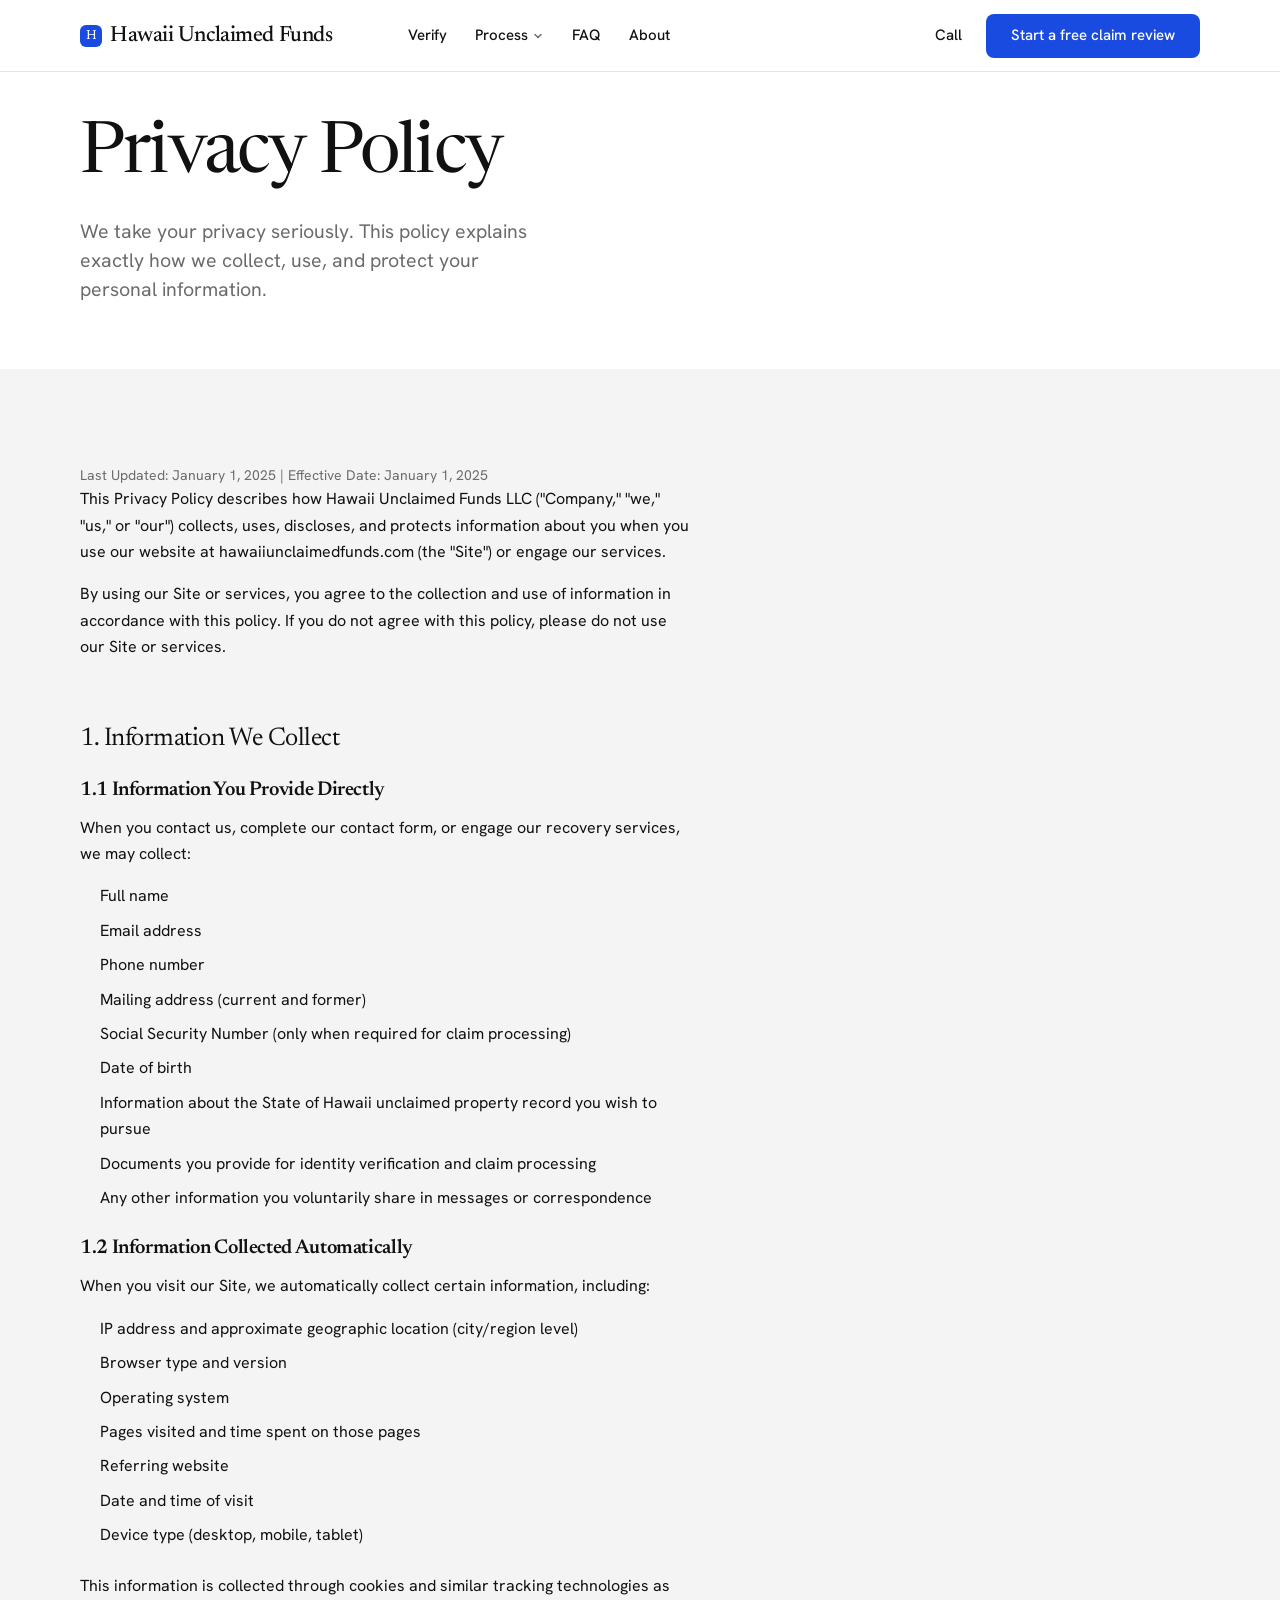
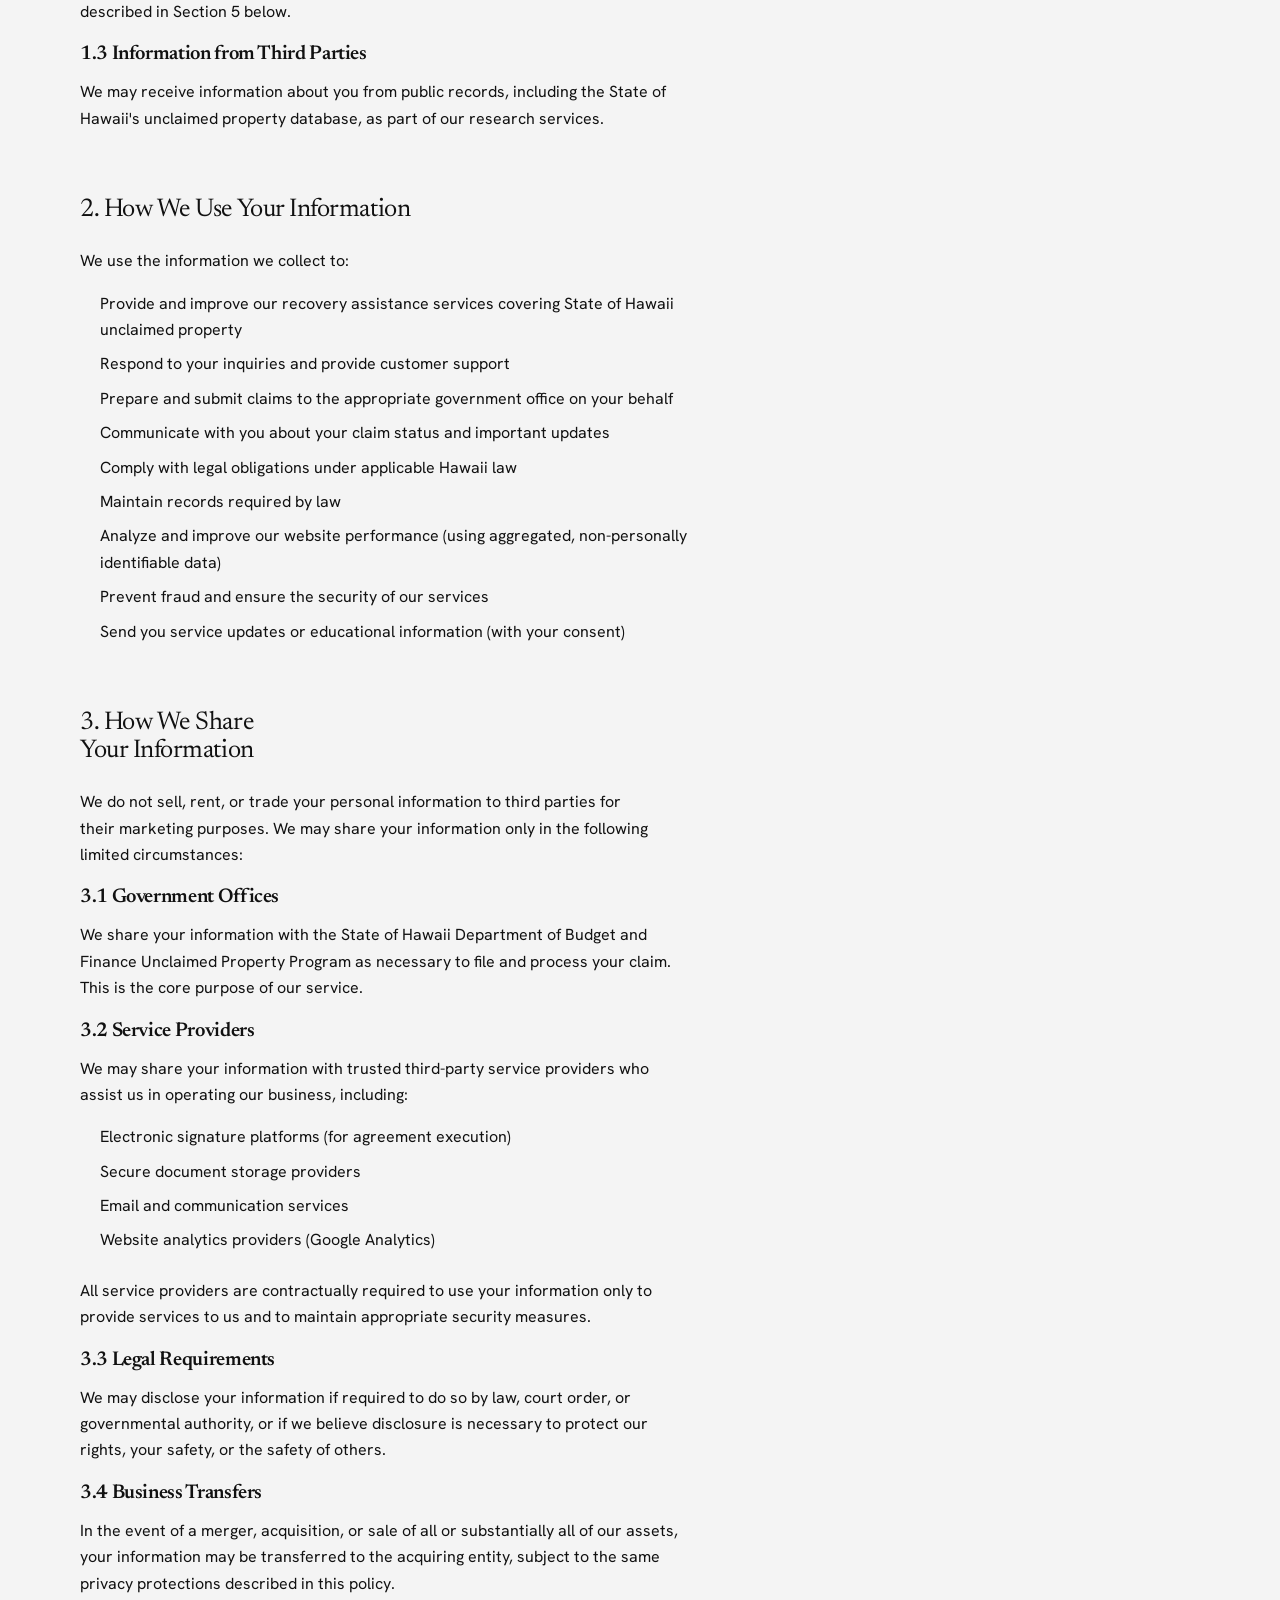
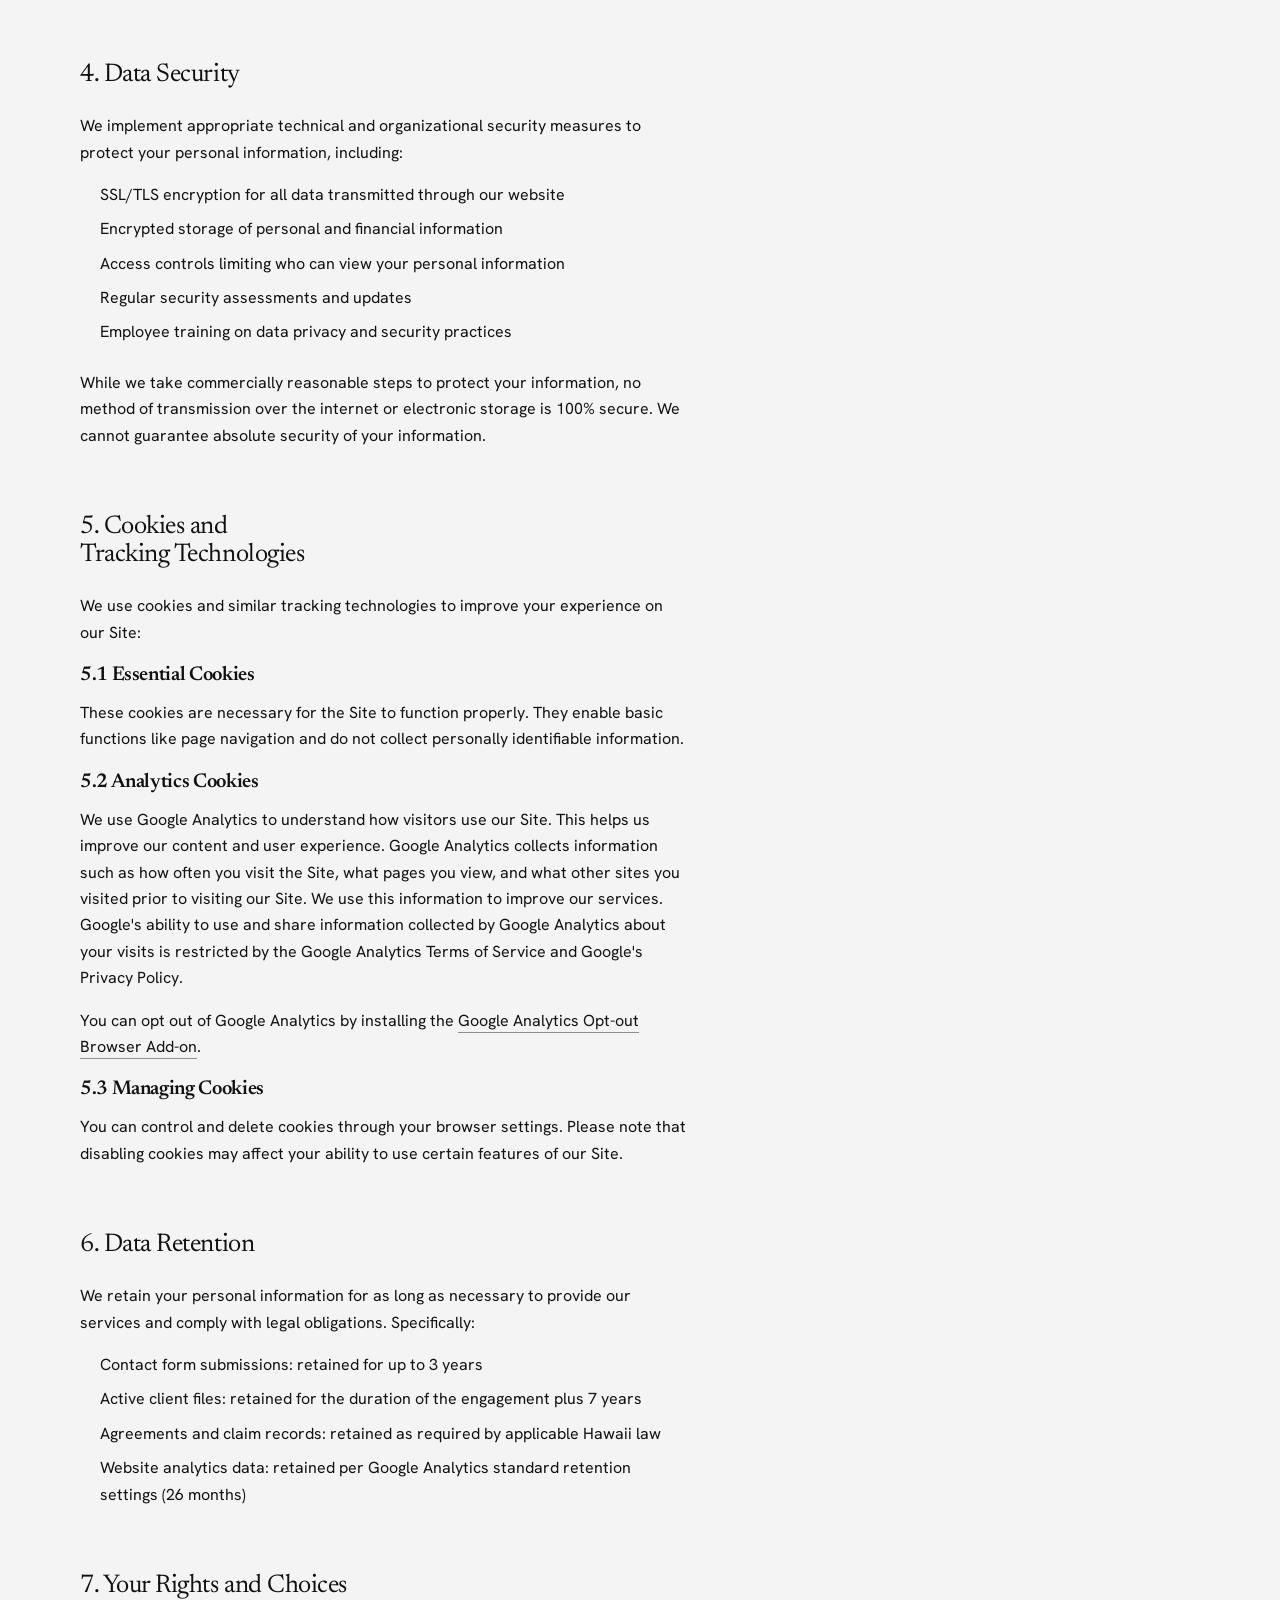
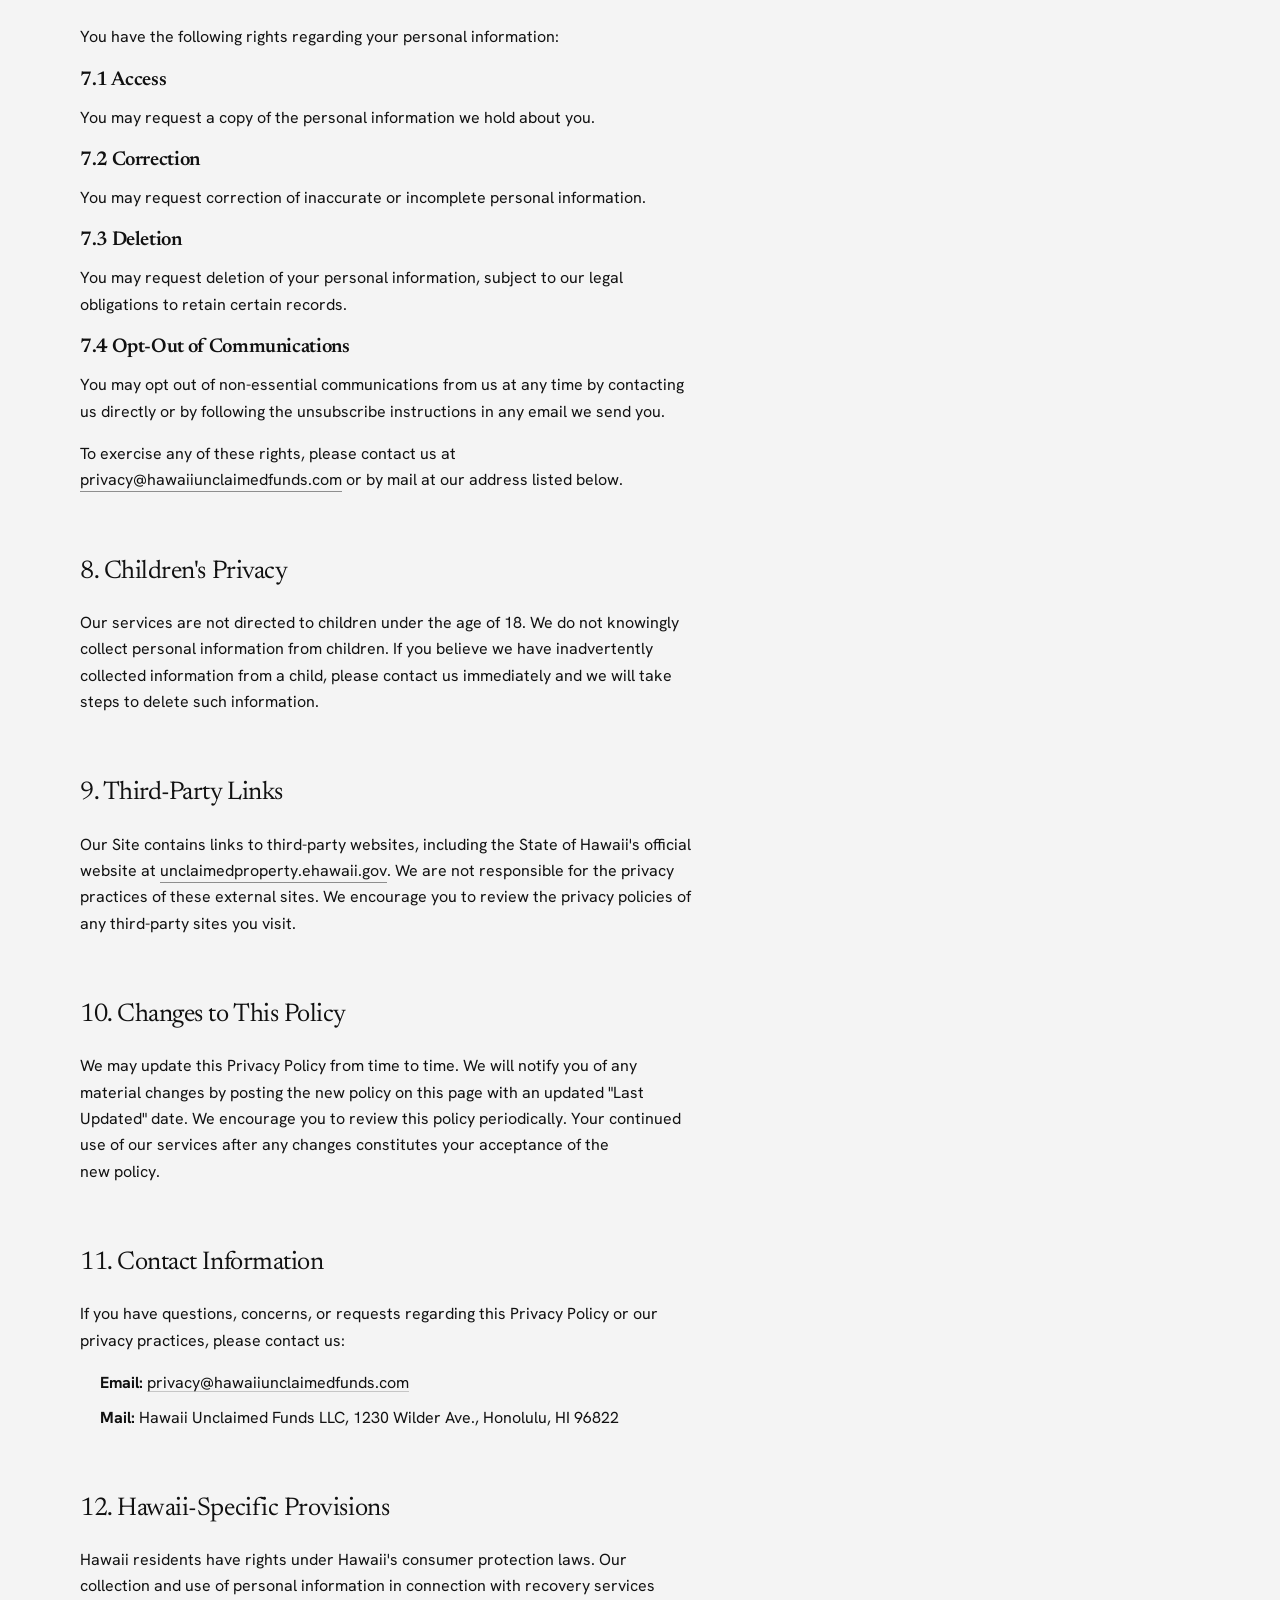
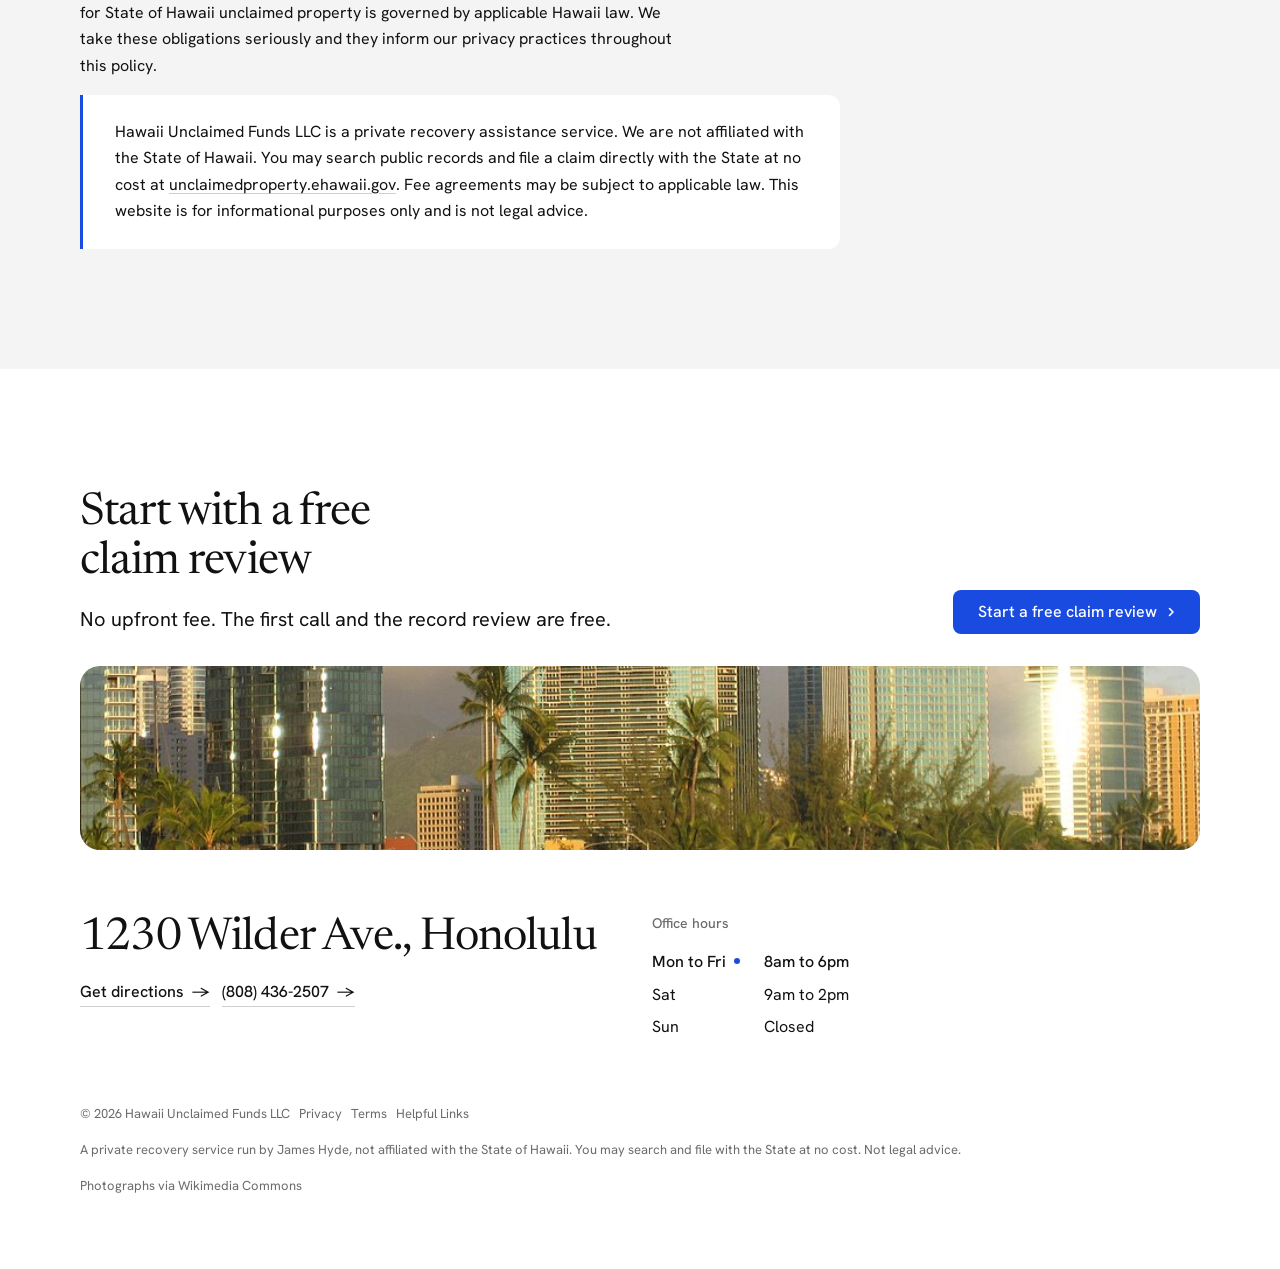
<file: privacy.html>
<!doctype html>
<html lang="en" data-type="service" data-radius="soft" data-buttons="solid" data-motion>
<head>
<meta charset="utf-8">
<meta name="viewport" content="width=device-width, initial-scale=1, viewport-fit=cover">
<title>Privacy Policy | Hawaii Unclaimed Funds LLC</title>
<meta name="description" content="Privacy Policy for Hawaii Unclaimed Funds LLC — how we collect, use, and protect your personal information." />
<meta name="robots" content="index, follow" />
<link rel="canonical" href="https://hawaiiunclaimedfunds.com/privacy.html" />
<link rel="icon" href="favicon.svg" type="image/svg+xml">
<meta name="theme-color" content="#ffffff">
<meta name="site-kind" content="other">
<meta name="page-type" content="service">
<link rel="preconnect" href="https://fonts.googleapis.com">
<link rel="preconnect" href="https://fonts.gstatic.com" crossorigin>
<link href="https://fonts.googleapis.com/css2?family=Newsreader:opsz,wght@6..72,400..700&family=Hanken+Grotesk:wght@400..600&display=swap" rel="stylesheet">
<link rel="stylesheet" href="assets/system.css">
<link rel="stylesheet" href="assets/ui/cards.css">
<link rel="stylesheet" href="assets/motion/motion.css">
<link rel="stylesheet" href="assets/backgrounds/backgrounds.css">
<link rel="stylesheet" href="assets/layout/layout.css">
<link rel="stylesheet" href="assets/icons/icon.css">
<style>
:root {
  --p-bg: #ffffff; --p-surface: #f4f4f4; --p-ink: #111111; --p-muted: #6b6b6b;
  --p-accent: #1a4be0; --p-accent-ink: #ffffff; --p-action: #1a4be0; --p-action-ink: #ffffff;
  --p-inv-bg: #111111; --p-inv-surface: #1e1e1e; --p-inv-ink: #ffffff; --p-inv-muted: #9a9a9a;
  --p-inv-accent: #ffffff; --p-inv-accent-ink: #111111; --p-inv-action: #ffffff; --p-inv-action-ink: #111111;
  --font-display: "Newsreader", Georgia, serif;
  --font-text: "Hanken Grotesk", system-ui, sans-serif;
  --display-weight: 400;
  --display-tracking: -0.018em;
  --display-tracking-xl: -0.025em;
  --ly-scale: 1.06;
}
</style>
<link rel="stylesheet" href="assets/pages.css">
<script>document.documentElement.classList.add('m-enter');setTimeout(()=>document.documentElement.classList.add('m-enter-done'),700)</script>
<script src="assets/backgrounds/backgrounds.js"></script>
</head>
<body class="page-doc">
<header class="nav">
  <div class="wrap nav__bar">
    <a class="skip-link" href="#top">Skip to content</a>
    <a class="nav__logo" href="index.html"><span class="mark mark--initial" aria-hidden="true">H</span>Hawaii Unclaimed Funds</a>
    <nav class="nav__links" aria-label="Main">
      <div class="nav__item"><a class="nav__link" href="verify.html">Verify</a></div>
      <div class="nav__item">
        <a class="nav__link" href="how-it-works.html">Process <svg class="chev" viewBox="0 0 12 12" aria-hidden="true"><path d="M3 4.5l3 3 3-3" fill="none" stroke="currentColor" stroke-width="1.5" stroke-linecap="round" stroke-linejoin="round"/></svg></a>
        <div class="nav__menu">
          <div class="wrap grid">
            <div class="menu-col span-3">
              <p class="t-label">Before you call</p>
              <a href="verify.html">Verify a letter<span>Check my letter yourself</span></a>
              <a href="faq.html">Questions<span>Fees, letters and the State</span></a>
              <a href="contact.html">Contact<span>Phone, form and office hours</span></a>
              <a href="links.html">Helpful links<span>Official State sources</span></a>
            </div>
            <div class="menu-col span-3">
              <p class="t-label">Working with me</p>
              <a href="unclaimed-funds.html">Unclaimed funds<span>What the State holds, and why</span></a>
              <a href="how-it-works.html">How a claim works<span>From record to payment</span></a>
              <a href="why-use-us.html">Why use me<span>When help is worth the fee</span></a>
              <a href="index.html#estates">Estate claims<span>Heirs, executors and trustees</span></a>
            </div>
            <a class="menu-card span-3 start-10" href="index.html#estates">
              <div class="panel"><img class="frame__img" src="assets/img/photo-f24475818-500.jpg" alt="Green coastline and surf on the south shore of Maui" width="500" height="289" data-source="stand-in" data-subject="Maui"></div>
              <span class="t-card">Estate and trust claims</span>
              <span class="t-small muted">What the State asks heirs for</span>
            </a>
          </div>
        </div>
      </div>
      <div class="nav__item"><a class="nav__link" href="faq.html">FAQ</a></div>
      <div class="nav__item"><a class="nav__link" href="about.html">About</a></div>
    </nav>
    <div class="nav__actions">
      <a class="nav__link" href="tel:+18084362507" aria-label="Call the office">Call</a>
      <a class="btn btn--primary" href="contact.html">Start a free claim review</a>
    </div>
    <button class="nav__toggle" type="button" aria-expanded="false" aria-label="Menu">
      <svg width="18" height="18" viewBox="0 0 18 18" aria-hidden="true"><path d="M2 5h14M2 13h14" stroke="currentColor" stroke-width="1.6" stroke-linecap="round"/></svg>
    </button>
  </div>
</header>

<main id="top">
  <section class="hero hero--doc" data-enter aria-labelledby="hero-h">
    <div class="wrap"><div class="hero-text hero__text">
      <h1 id="hero-h">Privacy Policy</h1>
      <p class="hero__lead">We take your privacy seriously. This policy explains exactly how we collect, use, and protect your personal information.</p>
    </div></div>
  </section>

  <section class="section doc doc--alt">
  <div class="wrap">
    <div class="legal-content">
      <div class="last-updated" role="note"> Last Updated: January 1, 2025 | Effective Date: January 1, 2025</div>

      <p>This Privacy Policy describes how Hawaii Unclaimed Funds LLC ("Company," "we," "us," or "our") collects, uses, discloses, and protects information about you when you use our website at hawaiiunclaimedfunds.com (the "Site") or engage our services.</p>

      <p>By using our Site or services, you agree to the collection and use of information in accordance with this policy. If you do not agree with this policy, please do not use our Site or services.</p>

      <h2>1. Information We Collect</h2>

      <h3>1.1 Information You Provide Directly</h3>
      <p>When you contact us, complete our contact form, or engage our recovery services, we may collect:</p>
      <ul>
        <li>Full name</li>
        <li>Email address</li>
        <li>Phone number</li>
        <li>Mailing address (current and former)</li>
        <li>Social Security Number (only when required for claim processing)</li>
        <li>Date of birth</li>
        <li>Information about the State of Hawaii unclaimed property record you wish to pursue</li>
        <li>Documents you provide for identity verification and claim processing</li>
        <li>Any other information you voluntarily share in messages or correspondence</li>
      </ul>

      <h3>1.2 Information Collected Automatically</h3>
      <p>When you visit our Site, we automatically collect certain information, including:</p>
      <ul>
        <li>IP address and approximate geographic location (city/region level)</li>
        <li>Browser type and version</li>
        <li>Operating system</li>
        <li>Pages visited and time spent on those pages</li>
        <li>Referring website</li>
        <li>Date and time of visit</li>
        <li>Device type (desktop, mobile, tablet)</li>
      </ul>
      <p>This information is collected through cookies and similar tracking technologies as described in Section 5 below.</p>

      <h3>1.3 Information from Third Parties</h3>
      <p>We may receive information about you from public records, including the State of Hawaii's unclaimed property database, as part of our research services.</p>

      <h2>2. How We Use Your Information</h2>

      <p>We use the information we collect to:</p>
      <ul>
        <li>Provide and improve our recovery assistance services covering State of Hawaii unclaimed property</li>
        <li>Respond to your inquiries and provide customer support</li>
        <li>Prepare and submit claims to the appropriate government office on your behalf</li>
        <li>Communicate with you about your claim status and important updates</li>
        <li>Comply with legal obligations under applicable Hawaii law</li>
        <li>Maintain records required by law</li>
        <li>Analyze and improve our website performance (using aggregated, non-personally identifiable data)</li>
        <li>Prevent fraud and ensure the security of our services</li>
        <li>Send you service updates or educational information (with your consent)</li>
      </ul>

      <h2>3. How We Share Your Information</h2>

      <p>We do not sell, rent, or trade your personal information to third parties for their marketing purposes. We may share your information only in the following limited circumstances:</p>

      <h3>3.1 Government Offices</h3>
      <p>We share your information with the State of Hawaii Department of Budget and Finance Unclaimed Property Program as necessary to file and process your claim. This is the core purpose of our service.</p>

      <h3>3.2 Service Providers</h3>
      <p>We may share your information with trusted third-party service providers who assist us in operating our business, including:</p>
      <ul>
        <li>Electronic signature platforms (for agreement execution)</li>
        <li>Secure document storage providers</li>
        <li>Email and communication services</li>
        <li>Website analytics providers (Google Analytics)</li>
      </ul>
      <p>All service providers are contractually required to use your information only to provide services to us and to maintain appropriate security measures.</p>

      <h3>3.3 Legal Requirements</h3>
      <p>We may disclose your information if required to do so by law, court order, or governmental authority, or if we believe disclosure is necessary to protect our rights, your safety, or the safety of others.</p>

      <h3>3.4 Business Transfers</h3>
      <p>In the event of a merger, acquisition, or sale of all or substantially all of our assets, your information may be transferred to the acquiring entity, subject to the same privacy protections described in this policy.</p>

      <h2>4. Data Security</h2>

      <p>We implement appropriate technical and organizational security measures to protect your personal information, including:</p>
      <ul>
        <li>SSL/TLS encryption for all data transmitted through our website</li>
        <li>Encrypted storage of personal and financial information</li>
        <li>Access controls limiting who can view your personal information</li>
        <li>Regular security assessments and updates</li>
        <li>Employee training on data privacy and security practices</li>
      </ul>
      <p>While we take commercially reasonable steps to protect your information, no method of transmission over the internet or electronic storage is 100% secure. We cannot guarantee absolute security of your information.</p>

      <h2>5. Cookies and Tracking Technologies</h2>

      <p>We use cookies and similar tracking technologies to improve your experience on our Site:</p>

      <h3>5.1 Essential Cookies</h3>
      <p>These cookies are necessary for the Site to function properly. They enable basic functions like page navigation and do not collect personally identifiable information.</p>

      <h3>5.2 Analytics Cookies</h3>
      <p>We use Google Analytics to understand how visitors use our Site. This helps us improve our content and user experience. Google Analytics collects information such as how often you visit the Site, what pages you view, and what other sites you visited prior to visiting our Site. We use this information to improve our services. Google's ability to use and share information collected by Google Analytics about your visits is restricted by the Google Analytics Terms of Service and Google's Privacy Policy.</p>
      <p>You can opt out of Google Analytics by installing the <a href="https://tools.google.com/dlpage/gaoptout" target="_blank" rel="noopener noreferrer">Google Analytics Opt-out Browser Add-on</a>.</p>

      <h3>5.3 Managing Cookies</h3>
      <p>You can control and delete cookies through your browser settings. Please note that disabling cookies may affect your ability to use certain features of our Site.</p>

      <h2>6. Data Retention</h2>

      <p>We retain your personal information for as long as necessary to provide our services and comply with legal obligations. Specifically:</p>
      <ul>
        <li>Contact form submissions: retained for up to 3 years</li>
        <li>Active client files: retained for the duration of the engagement plus 7 years</li>
        <li>Agreements and claim records: retained as required by applicable Hawaii law</li>
        <li>Website analytics data: retained per Google Analytics standard retention settings (26 months)</li>
      </ul>

      <h2>7. Your Rights and Choices</h2>

      <p>You have the following rights regarding your personal information:</p>

      <h3>7.1 Access</h3>
      <p>You may request a copy of the personal information we hold about you.</p>

      <h3>7.2 Correction</h3>
      <p>You may request correction of inaccurate or incomplete personal information.</p>

      <h3>7.3 Deletion</h3>
      <p>You may request deletion of your personal information, subject to our legal obligations to retain certain records.</p>

      <h3>7.4 Opt-Out of Communications</h3>
      <p>You may opt out of non-essential communications from us at any time by contacting us directly or by following the unsubscribe instructions in any email we send you.</p>

      <p>To exercise any of these rights, please contact us at <a href="mailto:privacy@hawaiiunclaimedfunds.com">privacy@hawaiiunclaimedfunds.com</a> or by mail at our address listed below.</p>

      <h2>8. Children's Privacy</h2>

      <p>Our services are not directed to children under the age of 18. We do not knowingly collect personal information from children. If you believe we have inadvertently collected information from a child, please contact us immediately and we will take steps to delete such information.</p>

      <h2>9. Third-Party Links</h2>

      <p>Our Site contains links to third-party websites, including the State of Hawaii's official website at <a href="https://unclaimedproperty.ehawaii.gov/lilo/property-search.html" target="_blank" rel="noopener noreferrer">unclaimedproperty.ehawaii.gov</a>. We are not responsible for the privacy practices of these external sites. We encourage you to review the privacy policies of any third-party sites you visit.</p>

      <h2>10. Changes to This Policy</h2>

      <p>We may update this Privacy Policy from time to time. We will notify you of any material changes by posting the new policy on this page with an updated "Last Updated" date. We encourage you to review this policy periodically. Your continued use of our services after any changes constitutes your acceptance of the new policy.</p>

      <h2>11. Contact Information</h2>

      <p>If you have questions, concerns, or requests regarding this Privacy Policy or our privacy practices, please contact us:</p>
      <ul>
        <li><strong>Email:</strong> <a href="mailto:privacy@hawaiiunclaimedfunds.com">privacy@hawaiiunclaimedfunds.com</a></li>
        <li><strong>Mail:</strong> Hawaii Unclaimed Funds LLC, 1230 Wilder Ave., Honolulu, HI 96822</li>
      </ul>

      <h2>12. Hawaii-Specific Provisions</h2>

      <p>Hawaii residents have rights under Hawaii's consumer protection laws. Our collection and use of personal information in connection with recovery services for State of Hawaii unclaimed property is governed by applicable Hawaii law. We take these obligations seriously and they inform our privacy practices throughout this policy.</p>

      <div class="legal-notice">
        Hawaii Unclaimed Funds LLC is a private recovery assistance service. We are not affiliated with the State of Hawaii. You may search public records and file a claim directly with the State at no cost at <a href="https://unclaimedproperty.ehawaii.gov/lilo/property-search.html" target="_blank" rel="noopener noreferrer">unclaimedproperty.ehawaii.gov</a>. Fee agreements may be subject to applicable law. This website is for informational purposes only and is not legal advice.
      </div>
    </div>
  </div>
</section>
</main>

<footer class="footer closing footer--visit" id="contact" aria-labelledby="close-h">
  <div class="wrap">
    <div class="closing__cta close--photo">
      <div class="section-head--split">
        <div><h2 id="close-h">Start with a free claim review</h2><p class="t-lead">No upfront fee. The first call and the record review are free.</p></div>
        <a class="btn btn--primary" href="contact.html">Start a free claim review<svg class="m-arrow" viewBox="0 0 12 12" aria-hidden="true"><path class="m-arrow__stem" d="M1 6h8"/><path class="m-arrow__head" d="M4.5 2.5 8 6l-3.5 3.5"/></svg></a>
      </div>
      <div class="close__media"><img src="assets/img/photo-f136387480-960.jpg" srcset="assets/img/photo-f136387480-500.jpg 500w, assets/img/photo-f136387480-960.jpg 960w" sizes="(max-width: 639px) 720px, 100vw" width="960" height="539" alt="Honolulu towers and palms along the Kakaʻako waterfront in late afternoon light" loading="lazy" decoding="async" data-source="stand-in" data-subject="Honolulu"></div>
    </div>
    <div class="closing__links">
      <div class="grid">
        <div class="span-6 stack-4">
          <address class="footer__address">1230 Wilder Ave., Honolulu</address>
          <p><a class="link" href="https://www.openstreetmap.org/search?query=Wilder%20Avenue%20Honolulu">Get directions</a> &nbsp; <a class="link" href="tel:+18084362507">(808) 436-2507</a></p>
        </div>
        <div class="span-6 start-7 stack-4">
          <h3>Office hours</h3>
          <dl class="hours" data-tz="Pacific/Honolulu"><dt data-days="mon-fri">Mon to Fri</dt><dd>8am to 6pm</dd><dt data-days="sat">Sat</dt><dd>9am to 2pm</dd><dt data-days="sun">Sun</dt><dd>Closed</dd></dl>
        </div>
      </div>
      <div class="footer__legal">
        <span>&copy; 2026 Hawaii Unclaimed Funds LLC &nbsp; <a href="privacy.html">Privacy</a> &nbsp; <a href="terms.html">Terms</a> &nbsp; <a href="links.html">Helpful Links</a></span>
        <span>A private recovery service run by James Hyde, not affiliated with the State of Hawaii. You may search and file with the State at no cost. Not legal advice.</span>
        <a class="credits" href="credits.html">Photographs via Wikimedia Commons</a>
      </div>
    </div>
  </div>
</footer>

<nav class="actionbar" aria-label="Quick actions">
  <a class="btn btn--primary" href="contact.html">Start a free claim review</a>
</nav>

<script type="module" src="assets/system.js"></script>
<script type="module" src="assets/motion/motion.js"></script>
<script type="module" src="assets/layout/layout.js"></script>
<script src="script.js?v=20261115"></script>
</body>
</html>
</file>
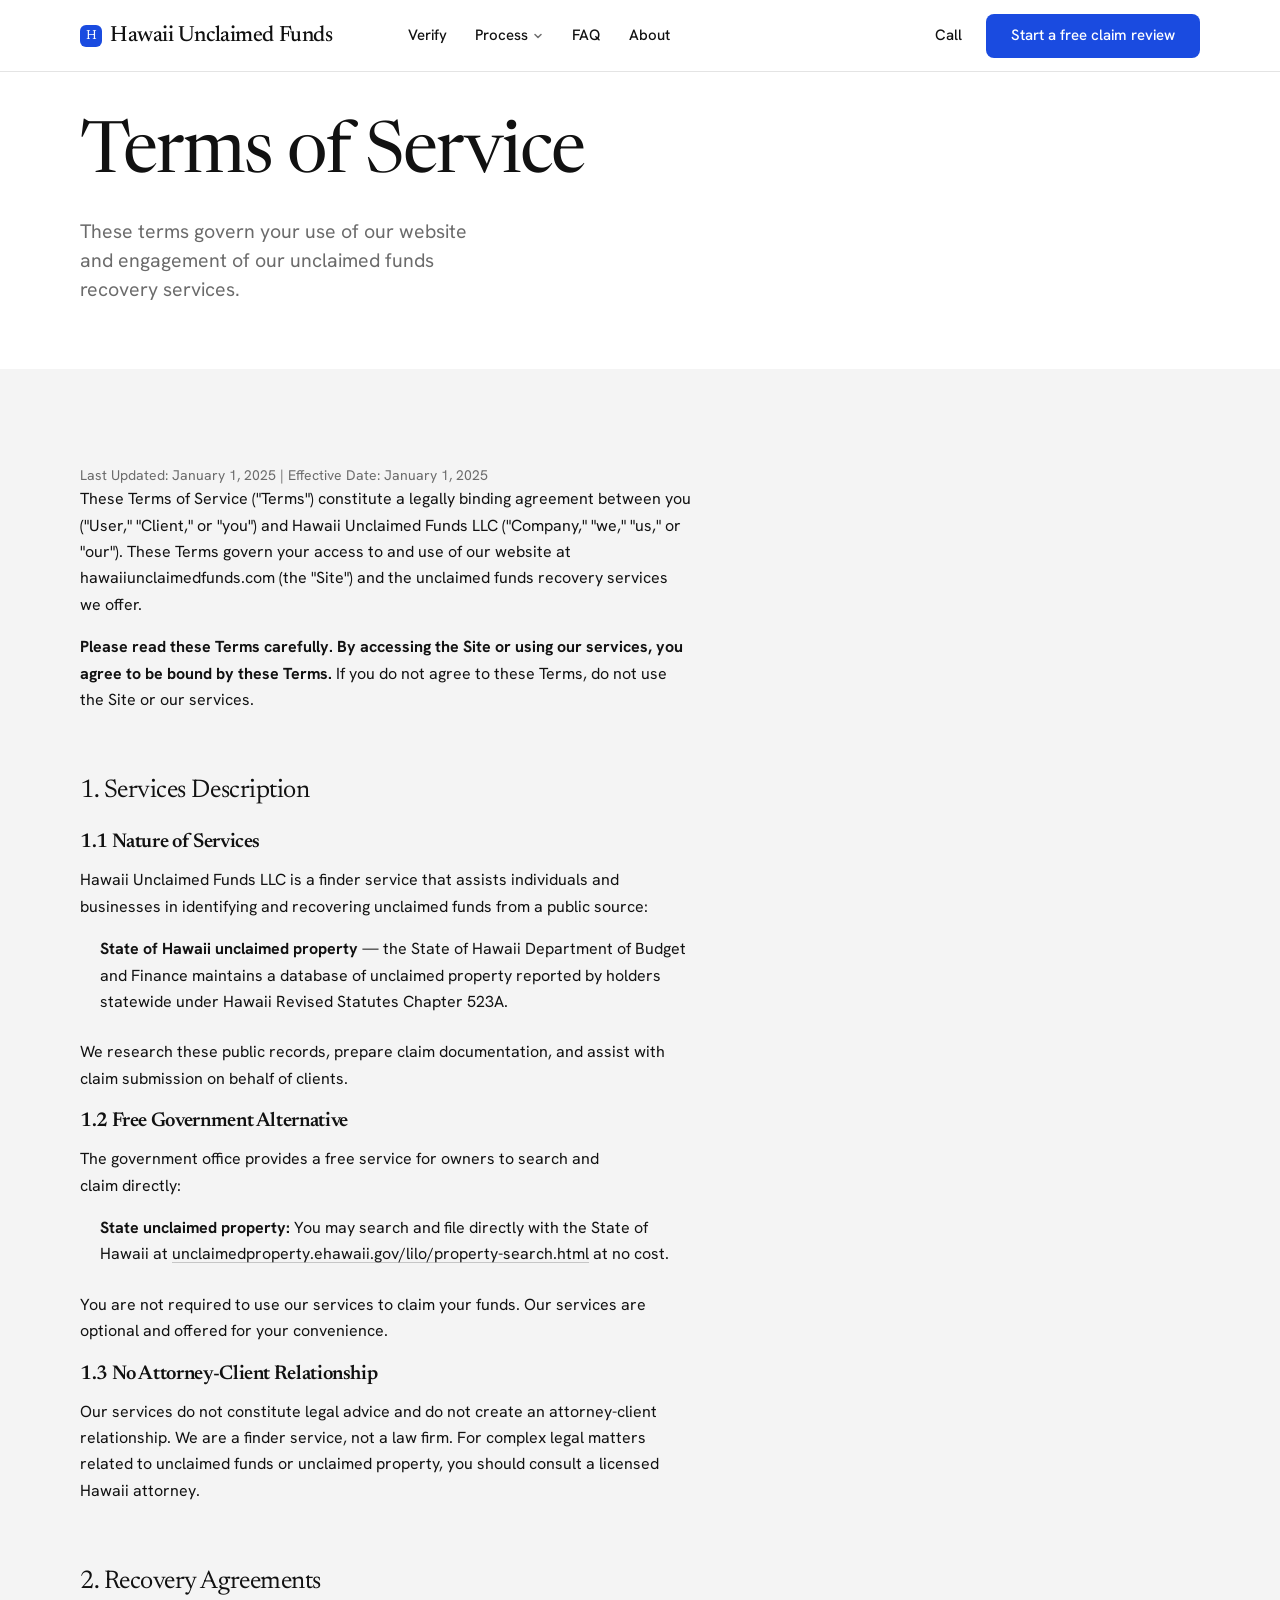
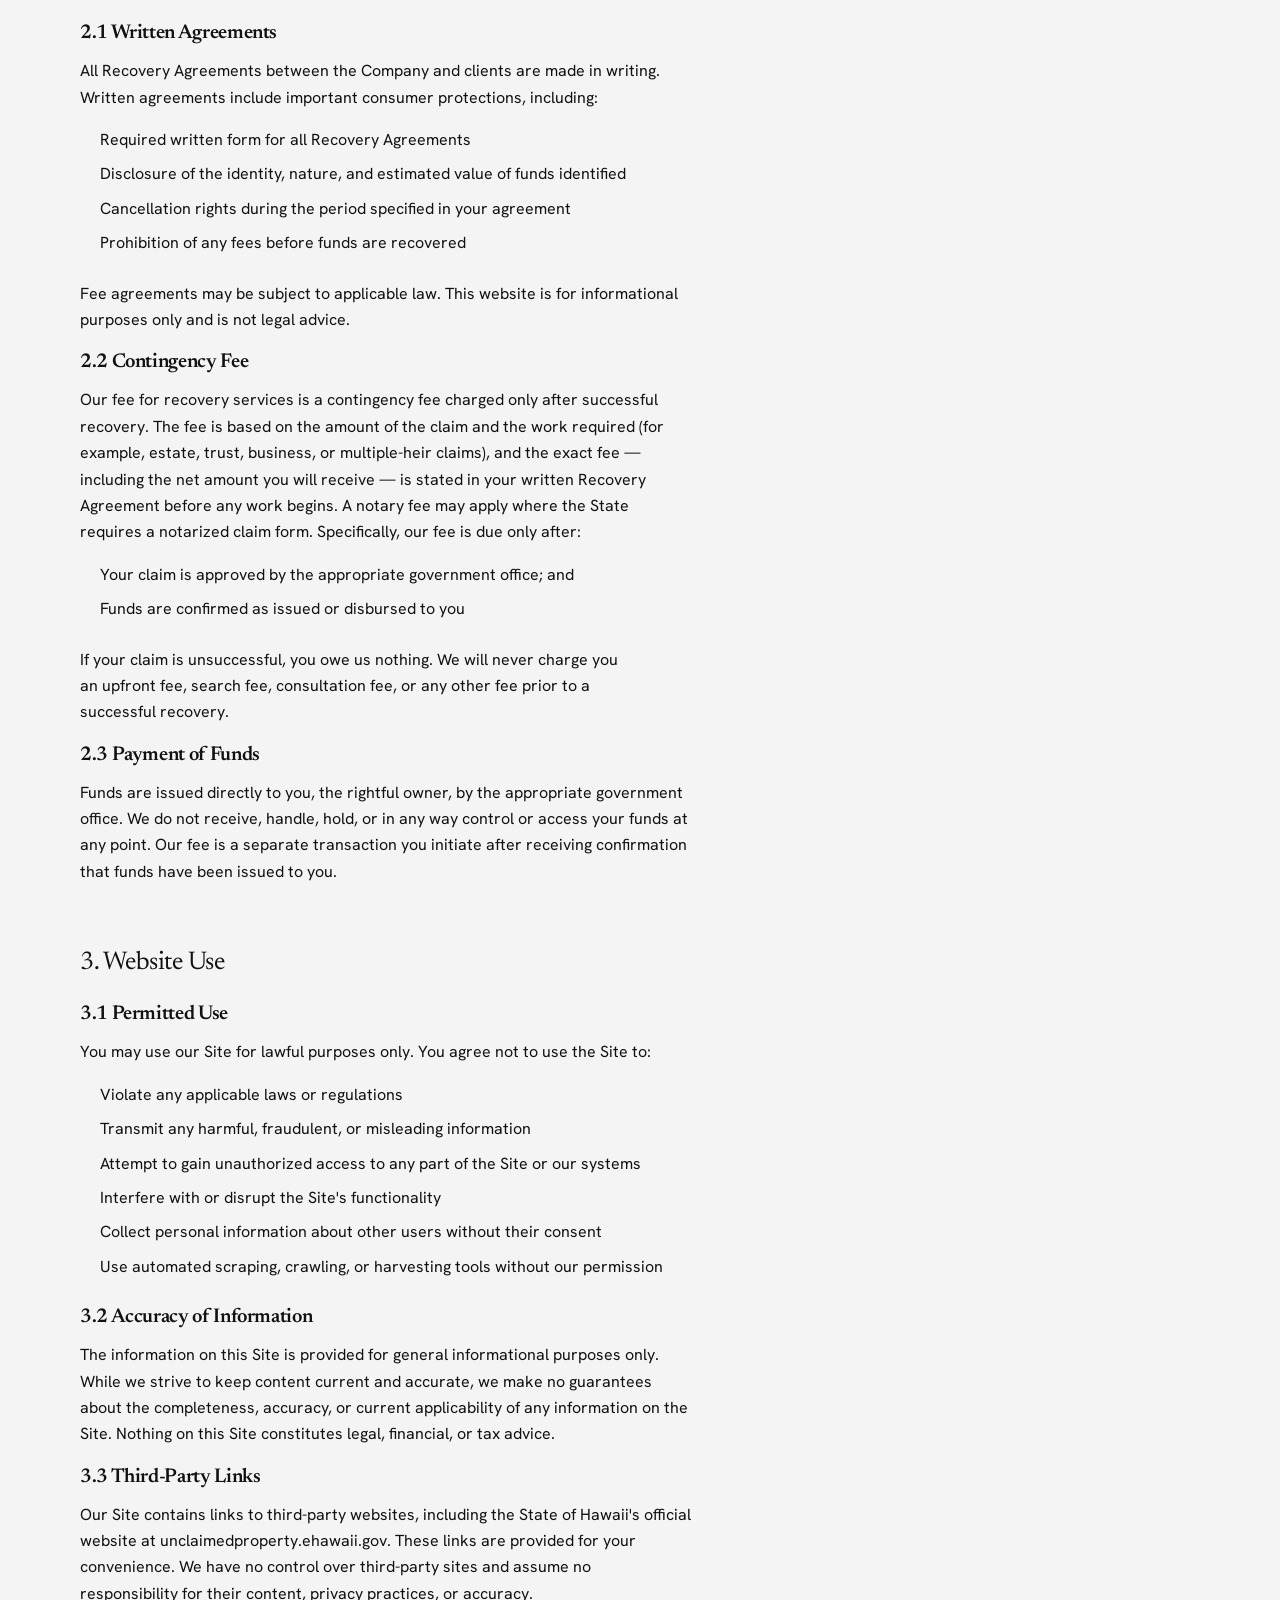
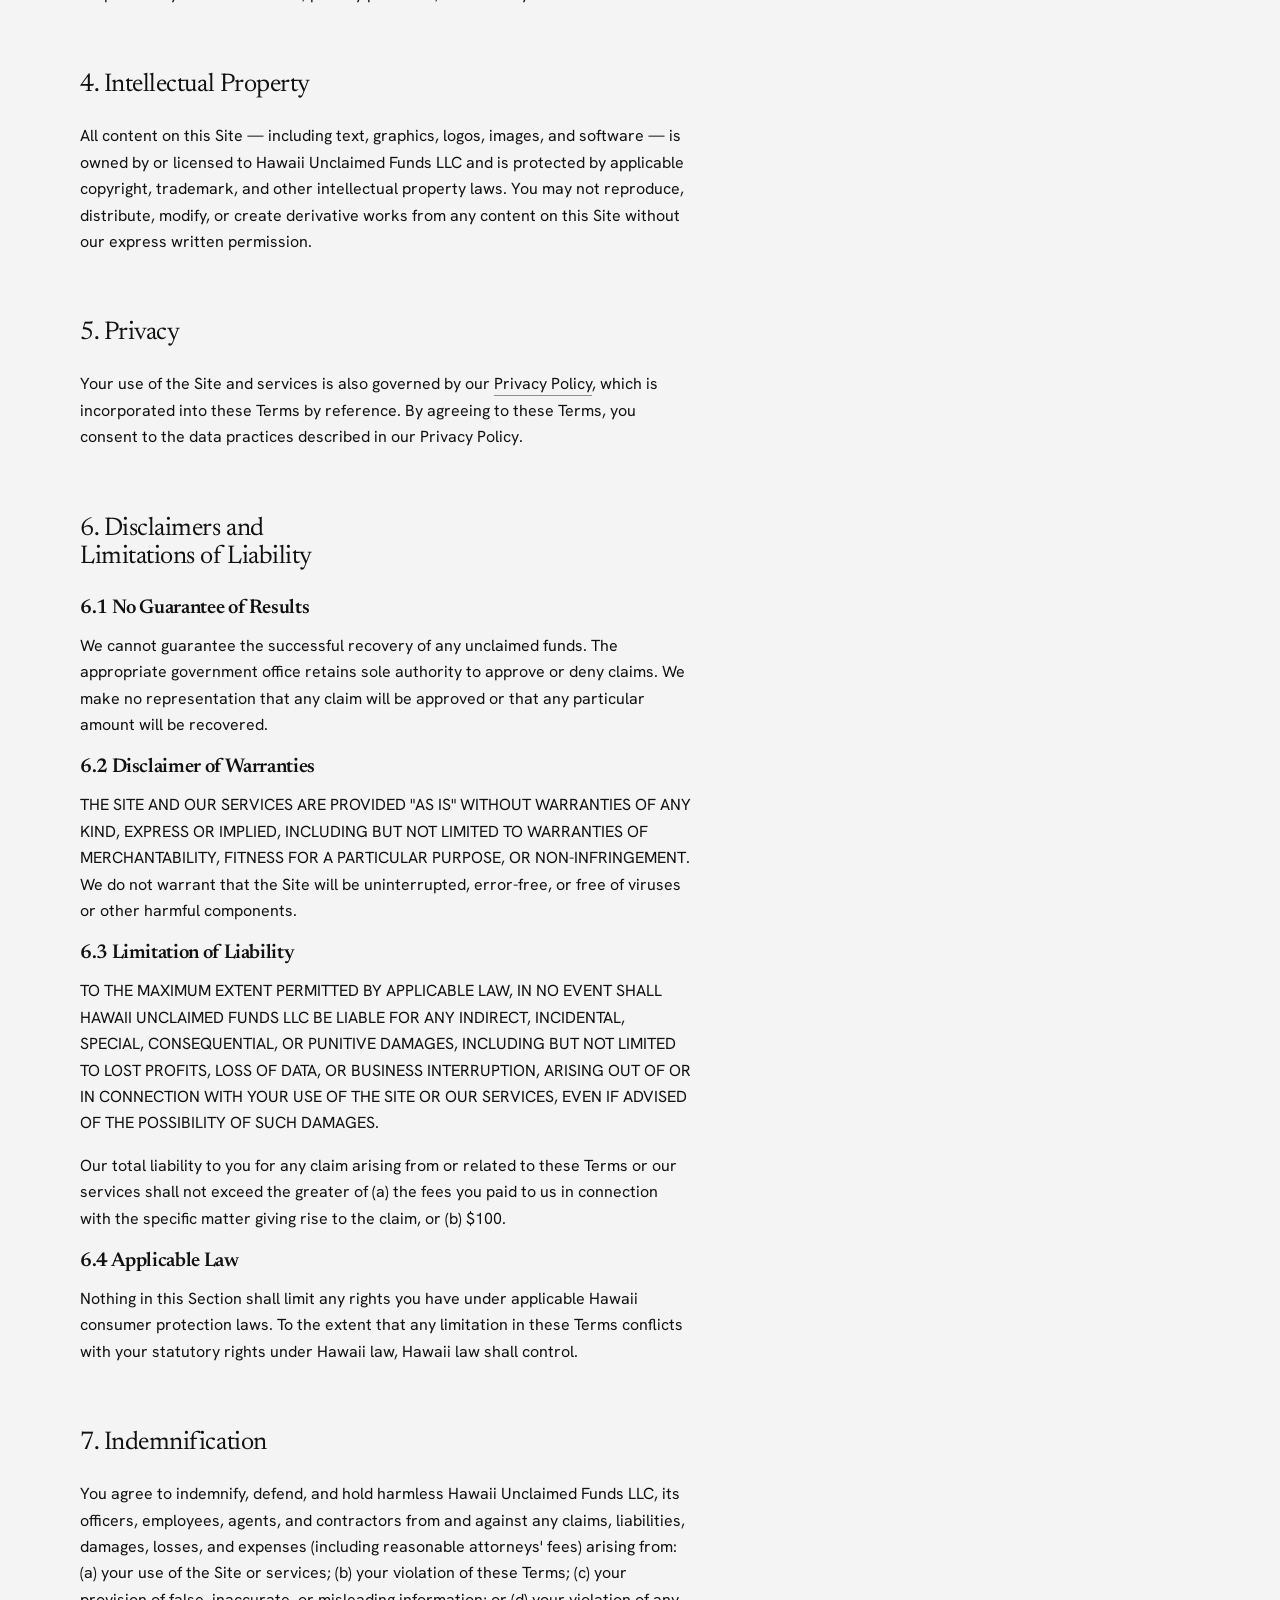
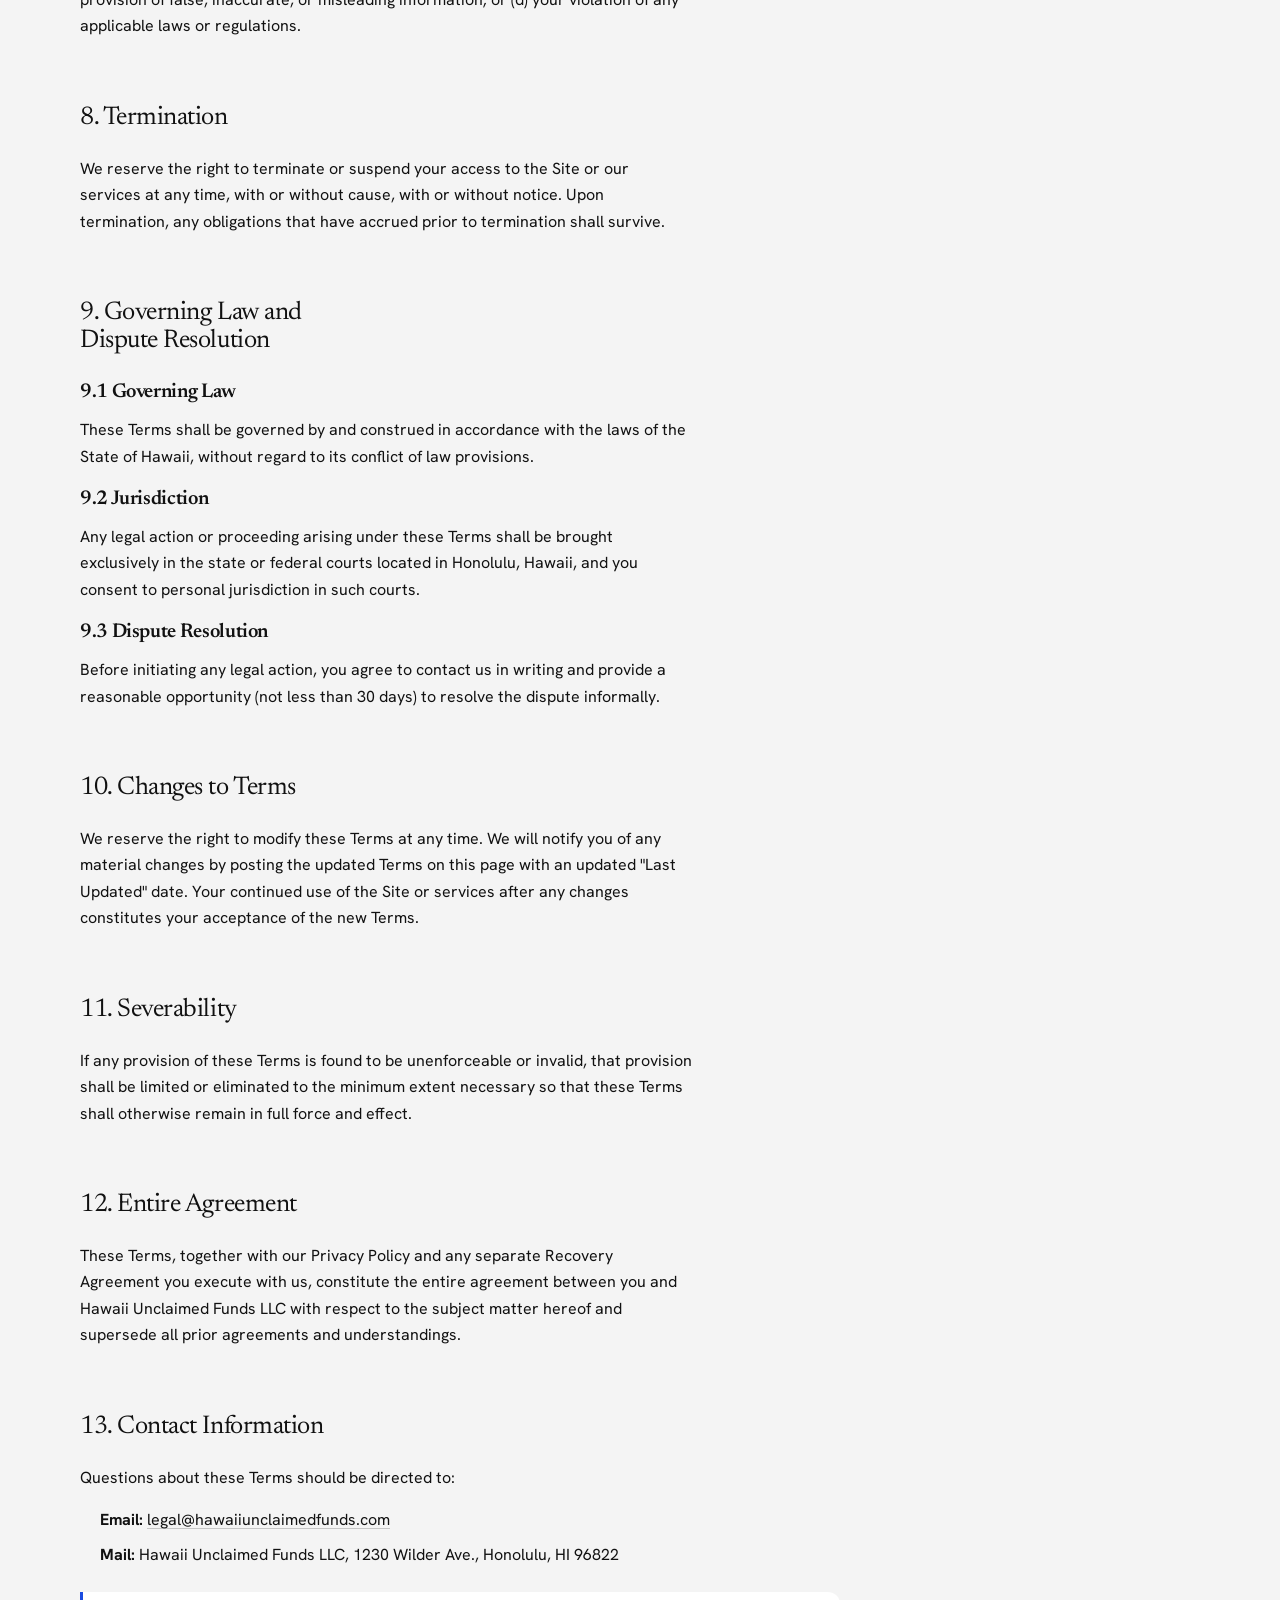
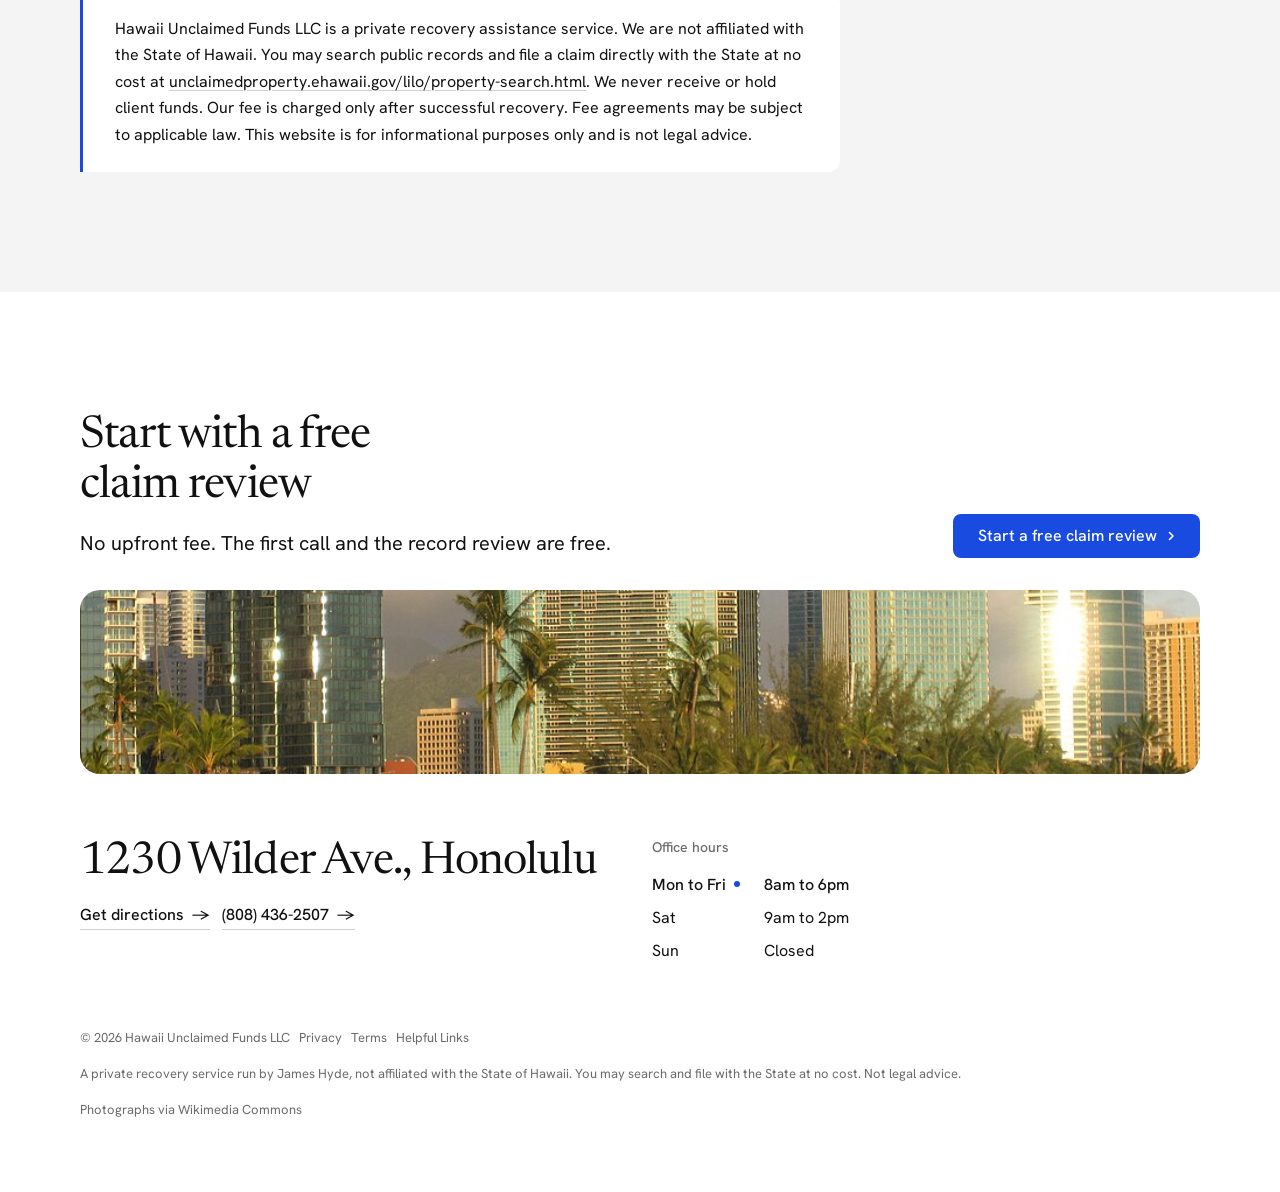
<file: terms.html>
<!doctype html>
<html lang="en" data-type="service" data-radius="soft" data-buttons="solid" data-motion>
<head>
<meta charset="utf-8">
<meta name="viewport" content="width=device-width, initial-scale=1, viewport-fit=cover">
<title>Terms of Service | Hawaii Unclaimed Funds LLC</title>
<meta name="description" content="Terms of Service for Hawaii Unclaimed Funds LLC — governing the use of our website and unclaimed funds recovery services." />
<meta name="robots" content="index, follow" />
<link rel="canonical" href="https://hawaiiunclaimedfunds.com/terms.html" />
<link rel="icon" href="favicon.svg" type="image/svg+xml">
<meta name="theme-color" content="#ffffff">
<meta name="site-kind" content="other">
<meta name="page-type" content="service">
<link rel="preconnect" href="https://fonts.googleapis.com">
<link rel="preconnect" href="https://fonts.gstatic.com" crossorigin>
<link href="https://fonts.googleapis.com/css2?family=Newsreader:opsz,wght@6..72,400..700&family=Hanken+Grotesk:wght@400..600&display=swap" rel="stylesheet">
<link rel="stylesheet" href="assets/system.css">
<link rel="stylesheet" href="assets/ui/cards.css">
<link rel="stylesheet" href="assets/motion/motion.css">
<link rel="stylesheet" href="assets/backgrounds/backgrounds.css">
<link rel="stylesheet" href="assets/layout/layout.css">
<link rel="stylesheet" href="assets/icons/icon.css">
<style>
:root {
  --p-bg: #ffffff; --p-surface: #f4f4f4; --p-ink: #111111; --p-muted: #6b6b6b;
  --p-accent: #1a4be0; --p-accent-ink: #ffffff; --p-action: #1a4be0; --p-action-ink: #ffffff;
  --p-inv-bg: #111111; --p-inv-surface: #1e1e1e; --p-inv-ink: #ffffff; --p-inv-muted: #9a9a9a;
  --p-inv-accent: #ffffff; --p-inv-accent-ink: #111111; --p-inv-action: #ffffff; --p-inv-action-ink: #111111;
  --font-display: "Newsreader", Georgia, serif;
  --font-text: "Hanken Grotesk", system-ui, sans-serif;
  --display-weight: 400;
  --display-tracking: -0.018em;
  --display-tracking-xl: -0.025em;
  --ly-scale: 1.06;
}
</style>
<link rel="stylesheet" href="assets/pages.css">
<script>document.documentElement.classList.add('m-enter');setTimeout(()=>document.documentElement.classList.add('m-enter-done'),700)</script>
<script src="assets/backgrounds/backgrounds.js"></script>
</head>
<body class="page-doc">
<header class="nav">
  <div class="wrap nav__bar">
    <a class="skip-link" href="#top">Skip to content</a>
    <a class="nav__logo" href="index.html"><span class="mark mark--initial" aria-hidden="true">H</span>Hawaii Unclaimed Funds</a>
    <nav class="nav__links" aria-label="Main">
      <div class="nav__item"><a class="nav__link" href="verify.html">Verify</a></div>
      <div class="nav__item">
        <a class="nav__link" href="how-it-works.html">Process <svg class="chev" viewBox="0 0 12 12" aria-hidden="true"><path d="M3 4.5l3 3 3-3" fill="none" stroke="currentColor" stroke-width="1.5" stroke-linecap="round" stroke-linejoin="round"/></svg></a>
        <div class="nav__menu">
          <div class="wrap grid">
            <div class="menu-col span-3">
              <p class="t-label">Before you call</p>
              <a href="verify.html">Verify a letter<span>Check my letter yourself</span></a>
              <a href="faq.html">Questions<span>Fees, letters and the State</span></a>
              <a href="contact.html">Contact<span>Phone, form and office hours</span></a>
              <a href="links.html">Helpful links<span>Official State sources</span></a>
            </div>
            <div class="menu-col span-3">
              <p class="t-label">Working with me</p>
              <a href="unclaimed-funds.html">Unclaimed funds<span>What the State holds, and why</span></a>
              <a href="how-it-works.html">How a claim works<span>From record to payment</span></a>
              <a href="why-use-us.html">Why use me<span>When help is worth the fee</span></a>
              <a href="index.html#estates">Estate claims<span>Heirs, executors and trustees</span></a>
            </div>
            <a class="menu-card span-3 start-10" href="index.html#estates">
              <div class="panel"><img class="frame__img" src="assets/img/photo-f24475818-500.jpg" alt="Green coastline and surf on the south shore of Maui" width="500" height="289" data-source="stand-in" data-subject="Maui"></div>
              <span class="t-card">Estate and trust claims</span>
              <span class="t-small muted">What the State asks heirs for</span>
            </a>
          </div>
        </div>
      </div>
      <div class="nav__item"><a class="nav__link" href="faq.html">FAQ</a></div>
      <div class="nav__item"><a class="nav__link" href="about.html">About</a></div>
    </nav>
    <div class="nav__actions">
      <a class="nav__link" href="tel:+18084362507" aria-label="Call the office">Call</a>
      <a class="btn btn--primary" href="contact.html">Start a free claim review</a>
    </div>
    <button class="nav__toggle" type="button" aria-expanded="false" aria-label="Menu">
      <svg width="18" height="18" viewBox="0 0 18 18" aria-hidden="true"><path d="M2 5h14M2 13h14" stroke="currentColor" stroke-width="1.6" stroke-linecap="round"/></svg>
    </button>
  </div>
</header>

<main id="top">
  <section class="hero hero--doc" data-enter aria-labelledby="hero-h">
    <div class="wrap"><div class="hero-text hero__text">
      <h1 id="hero-h">Terms of Service</h1>
      <p class="hero__lead">These terms govern your use of our website and engagement of our unclaimed funds recovery services.</p>
    </div></div>
  </section>

  <section class="section doc doc--alt">
  <div class="wrap">
    <div class="legal-content">
      <div class="last-updated" role="note"> Last Updated: January 1, 2025 | Effective Date: January 1, 2025</div>

      <p>These Terms of Service ("Terms") constitute a legally binding agreement between you ("User," "Client," or "you") and Hawaii Unclaimed Funds LLC ("Company," "we," "us," or "our"). These Terms govern your access to and use of our website at hawaiiunclaimedfunds.com (the "Site") and the unclaimed funds recovery services we offer.</p>

      <p><strong>Please read these Terms carefully. By accessing the Site or using our services, you agree to be bound by these Terms.</strong> If you do not agree to these Terms, do not use the Site or our services.</p>

      <h2>1. Services Description</h2>

      <h3>1.1 Nature of Services</h3>
      <p>Hawaii Unclaimed Funds LLC is a finder service that assists individuals and businesses in identifying and recovering unclaimed funds from a public source:</p>
      <ul>
        <li><strong>State of Hawaii unclaimed property</strong> — the State of Hawaii Department of Budget and Finance maintains a database of unclaimed property reported by holders statewide under Hawaii Revised Statutes Chapter 523A.</li>
      </ul>
      <p>We research these public records, prepare claim documentation, and assist with claim submission on behalf of clients.</p>

      <h3>1.2 Free Government Alternative</h3>
      <p>The government office provides a free service for owners to search and claim directly:</p>
      <ul>
        <li><strong>State unclaimed property:</strong> You may search and file directly with the State of Hawaii at <a href="https://unclaimedproperty.ehawaii.gov/lilo/property-search.html" target="_blank" rel="noopener noreferrer">unclaimedproperty.ehawaii.gov/lilo/property-search.html</a> at no cost.</li>
      </ul>
      <p>You are not required to use our services to claim your funds. Our services are optional and offered for your convenience.</p>

      <h3>1.3 No Attorney-Client Relationship</h3>
      <p>Our services do not constitute legal advice and do not create an attorney-client relationship. We are a finder service, not a law firm. For complex legal matters related to unclaimed funds or unclaimed property, you should consult a licensed Hawaii attorney.</p>

      <h2>2. Recovery Agreements</h2>

      <h3>2.1 Written Agreements</h3>
      <p>All Recovery Agreements between the Company and clients are made in writing. Written agreements include important consumer protections, including:</p>
      <ul>
        <li>Required written form for all Recovery Agreements</li>
        <li>Disclosure of the identity, nature, and estimated value of funds identified</li>
        <li>Cancellation rights during the period specified in your agreement</li>
        <li>Prohibition of any fees before funds are recovered</li>
      </ul>
      <p>Fee agreements may be subject to applicable law. This website is for informational purposes only and is not legal advice.</p>

      <h3 id="fees">2.2 Contingency Fee</h3>
      <p>Our fee for recovery services is a contingency fee charged only after successful recovery. The fee is based on the amount of the claim and the work required (for example, estate, trust, business, or multiple-heir claims), and the exact fee — including the net amount you will receive — is stated in your written Recovery Agreement before any work begins. A notary fee may apply where the State requires a notarized claim form. Specifically, our fee is due only after:</p>
      <ul>
        <li>Your claim is approved by the appropriate government office; and</li>
        <li>Funds are confirmed as issued or disbursed to you</li>
      </ul>
      <p>If your claim is unsuccessful, you owe us nothing. We will never charge you an upfront fee, search fee, consultation fee, or any other fee prior to a successful recovery.</p>

      <h3>2.3 Payment of Funds</h3>
      <p>Funds are issued directly to you, the rightful owner, by the appropriate government office. We do not receive, handle, hold, or in any way control or access your funds at any point. Our fee is a separate transaction you initiate after receiving confirmation that funds have been issued to you.</p>

      <h2>3. Website Use</h2>

      <h3>3.1 Permitted Use</h3>
      <p>You may use our Site for lawful purposes only. You agree not to use the Site to:</p>
      <ul>
        <li>Violate any applicable laws or regulations</li>
        <li>Transmit any harmful, fraudulent, or misleading information</li>
        <li>Attempt to gain unauthorized access to any part of the Site or our systems</li>
        <li>Interfere with or disrupt the Site's functionality</li>
        <li>Collect personal information about other users without their consent</li>
        <li>Use automated scraping, crawling, or harvesting tools without our permission</li>
      </ul>

      <h3>3.2 Accuracy of Information</h3>
      <p>The information on this Site is provided for general informational purposes only. While we strive to keep content current and accurate, we make no guarantees about the completeness, accuracy, or current applicability of any information on the Site. Nothing on this Site constitutes legal, financial, or tax advice.</p>

      <h3>3.3 Third-Party Links</h3>
      <p>Our Site contains links to third-party websites, including the State of Hawaii's official website at unclaimedproperty.ehawaii.gov. These links are provided for your convenience. We have no control over third-party sites and assume no responsibility for their content, privacy practices, or accuracy.</p>

      <h2>4. Intellectual Property</h2>

      <p>All content on this Site — including text, graphics, logos, images, and software — is owned by or licensed to Hawaii Unclaimed Funds LLC and is protected by applicable copyright, trademark, and other intellectual property laws. You may not reproduce, distribute, modify, or create derivative works from any content on this Site without our express written permission.</p>

      <h2>5. Privacy</h2>

      <p>Your use of the Site and services is also governed by our <a href="privacy.html">Privacy Policy</a>, which is incorporated into these Terms by reference. By agreeing to these Terms, you consent to the data practices described in our Privacy Policy.</p>

      <h2>6. Disclaimers and Limitations of Liability</h2>

      <h3>6.1 No Guarantee of Results</h3>
      <p>We cannot guarantee the successful recovery of any unclaimed funds. The appropriate government office retains sole authority to approve or deny claims. We make no representation that any claim will be approved or that any particular amount will be recovered.</p>

      <h3>6.2 Disclaimer of Warranties</h3>
      <p>THE SITE AND OUR SERVICES ARE PROVIDED "AS IS" WITHOUT WARRANTIES OF ANY KIND, EXPRESS OR IMPLIED, INCLUDING BUT NOT LIMITED TO WARRANTIES OF MERCHANTABILITY, FITNESS FOR A PARTICULAR PURPOSE, OR NON-INFRINGEMENT. We do not warrant that the Site will be uninterrupted, error-free, or free of viruses or other harmful components.</p>

      <h3>6.3 Limitation of Liability</h3>
      <p>TO THE MAXIMUM EXTENT PERMITTED BY APPLICABLE LAW, IN NO EVENT SHALL HAWAII UNCLAIMED FUNDS LLC BE LIABLE FOR ANY INDIRECT, INCIDENTAL, SPECIAL, CONSEQUENTIAL, OR PUNITIVE DAMAGES, INCLUDING BUT NOT LIMITED TO LOST PROFITS, LOSS OF DATA, OR BUSINESS INTERRUPTION, ARISING OUT OF OR IN CONNECTION WITH YOUR USE OF THE SITE OR OUR SERVICES, EVEN IF ADVISED OF THE POSSIBILITY OF SUCH DAMAGES.</p>
      <p>Our total liability to you for any claim arising from or related to these Terms or our services shall not exceed the greater of (a) the fees you paid to us in connection with the specific matter giving rise to the claim, or (b) $100.</p>

      <h3>6.4 Applicable Law</h3>
      <p>Nothing in this Section shall limit any rights you have under applicable Hawaii consumer protection laws. To the extent that any limitation in these Terms conflicts with your statutory rights under Hawaii law, Hawaii law shall control.</p>

      <h2>7. Indemnification</h2>

      <p>You agree to indemnify, defend, and hold harmless Hawaii Unclaimed Funds LLC, its officers, employees, agents, and contractors from and against any claims, liabilities, damages, losses, and expenses (including reasonable attorneys' fees) arising from: (a) your use of the Site or services; (b) your violation of these Terms; (c) your provision of false, inaccurate, or misleading information; or (d) your violation of any applicable laws or regulations.</p>

      <h2>8. Termination</h2>

      <p>We reserve the right to terminate or suspend your access to the Site or our services at any time, with or without cause, with or without notice. Upon termination, any obligations that have accrued prior to termination shall survive.</p>

      <h2>9. Governing Law and Dispute Resolution</h2>

      <h3>9.1 Governing Law</h3>
      <p>These Terms shall be governed by and construed in accordance with the laws of the State of Hawaii, without regard to its conflict of law provisions.</p>

      <h3>9.2 Jurisdiction</h3>
      <p>Any legal action or proceeding arising under these Terms shall be brought exclusively in the state or federal courts located in Honolulu, Hawaii, and you consent to personal jurisdiction in such courts.</p>

      <h3>9.3 Dispute Resolution</h3>
      <p>Before initiating any legal action, you agree to contact us in writing and provide a reasonable opportunity (not less than 30 days) to resolve the dispute informally.</p>

      <h2>10. Changes to Terms</h2>

      <p>We reserve the right to modify these Terms at any time. We will notify you of any material changes by posting the updated Terms on this page with an updated "Last Updated" date. Your continued use of the Site or services after any changes constitutes your acceptance of the new Terms.</p>

      <h2>11. Severability</h2>

      <p>If any provision of these Terms is found to be unenforceable or invalid, that provision shall be limited or eliminated to the minimum extent necessary so that these Terms shall otherwise remain in full force and effect.</p>

      <h2>12. Entire Agreement</h2>

      <p>These Terms, together with our Privacy Policy and any separate Recovery Agreement you execute with us, constitute the entire agreement between you and Hawaii Unclaimed Funds LLC with respect to the subject matter hereof and supersede all prior agreements and understandings.</p>

      <h2>13. Contact Information</h2>

      <p>Questions about these Terms should be directed to:</p>
      <ul>
        <li><strong>Email:</strong> <a href="mailto:legal@hawaiiunclaimedfunds.com">legal@hawaiiunclaimedfunds.com</a></li>
        <li><strong>Mail:</strong> Hawaii Unclaimed Funds LLC, 1230 Wilder Ave., Honolulu, HI 96822</li>
      </ul>

      <div class="legal-notice">
        Hawaii Unclaimed Funds LLC is a private recovery assistance service. We are not affiliated with the State of Hawaii. You may search public records and file a claim directly with the State at no cost at <a href="https://unclaimedproperty.ehawaii.gov/lilo/property-search.html" target="_blank" rel="noopener noreferrer">unclaimedproperty.ehawaii.gov/lilo/property-search.html</a>. We never receive or hold client funds. Our fee is charged only after successful recovery. Fee agreements may be subject to applicable law. This website is for informational purposes only and is not legal advice.
      </div>
    </div>
  </div>
</section>
</main>

<footer class="footer closing footer--visit" id="contact" aria-labelledby="close-h">
  <div class="wrap">
    <div class="closing__cta close--photo">
      <div class="section-head--split">
        <div><h2 id="close-h">Start with a free claim review</h2><p class="t-lead">No upfront fee. The first call and the record review are free.</p></div>
        <a class="btn btn--primary" href="contact.html">Start a free claim review<svg class="m-arrow" viewBox="0 0 12 12" aria-hidden="true"><path class="m-arrow__stem" d="M1 6h8"/><path class="m-arrow__head" d="M4.5 2.5 8 6l-3.5 3.5"/></svg></a>
      </div>
      <div class="close__media"><img src="assets/img/photo-f136387480-960.jpg" srcset="assets/img/photo-f136387480-500.jpg 500w, assets/img/photo-f136387480-960.jpg 960w" sizes="(max-width: 639px) 720px, 100vw" width="960" height="539" alt="Honolulu towers and palms along the Kakaʻako waterfront in late afternoon light" loading="lazy" decoding="async" data-source="stand-in" data-subject="Honolulu"></div>
    </div>
    <div class="closing__links">
      <div class="grid">
        <div class="span-6 stack-4">
          <address class="footer__address">1230 Wilder Ave., Honolulu</address>
          <p><a class="link" href="https://www.openstreetmap.org/search?query=Wilder%20Avenue%20Honolulu">Get directions</a> &nbsp; <a class="link" href="tel:+18084362507">(808) 436-2507</a></p>
        </div>
        <div class="span-6 start-7 stack-4">
          <h3>Office hours</h3>
          <dl class="hours" data-tz="Pacific/Honolulu"><dt data-days="mon-fri">Mon to Fri</dt><dd>8am to 6pm</dd><dt data-days="sat">Sat</dt><dd>9am to 2pm</dd><dt data-days="sun">Sun</dt><dd>Closed</dd></dl>
        </div>
      </div>
      <div class="footer__legal">
        <span>&copy; 2026 Hawaii Unclaimed Funds LLC &nbsp; <a href="privacy.html">Privacy</a> &nbsp; <a href="terms.html">Terms</a> &nbsp; <a href="links.html">Helpful Links</a></span>
        <span>A private recovery service run by James Hyde, not affiliated with the State of Hawaii. You may search and file with the State at no cost. Not legal advice.</span>
        <a class="credits" href="credits.html">Photographs via Wikimedia Commons</a>
      </div>
    </div>
  </div>
</footer>

<nav class="actionbar" aria-label="Quick actions">
  <a class="btn btn--primary" href="contact.html">Start a free claim review</a>
</nav>

<script type="module" src="assets/system.js"></script>
<script type="module" src="assets/motion/motion.js"></script>
<script type="module" src="assets/layout/layout.js"></script>
<script src="script.js?v=20261115"></script>
</body>
</html>
</file>
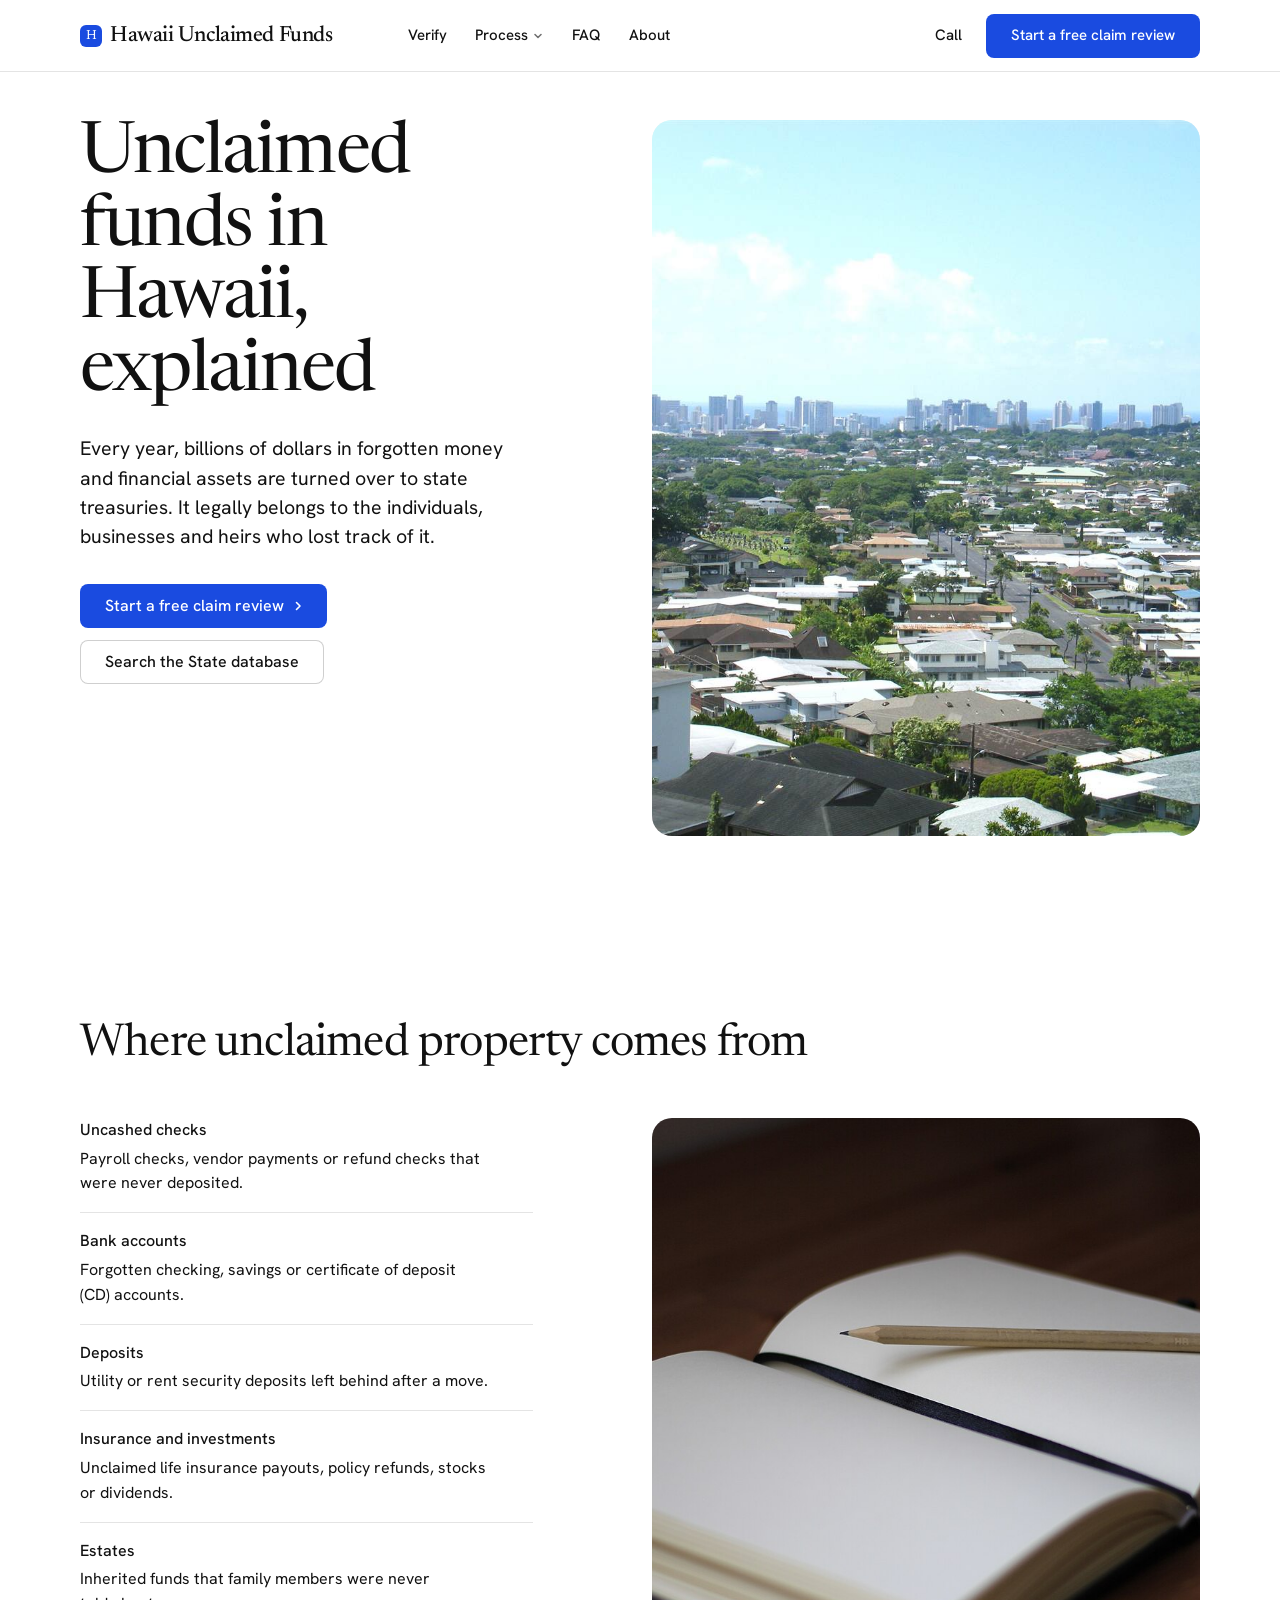
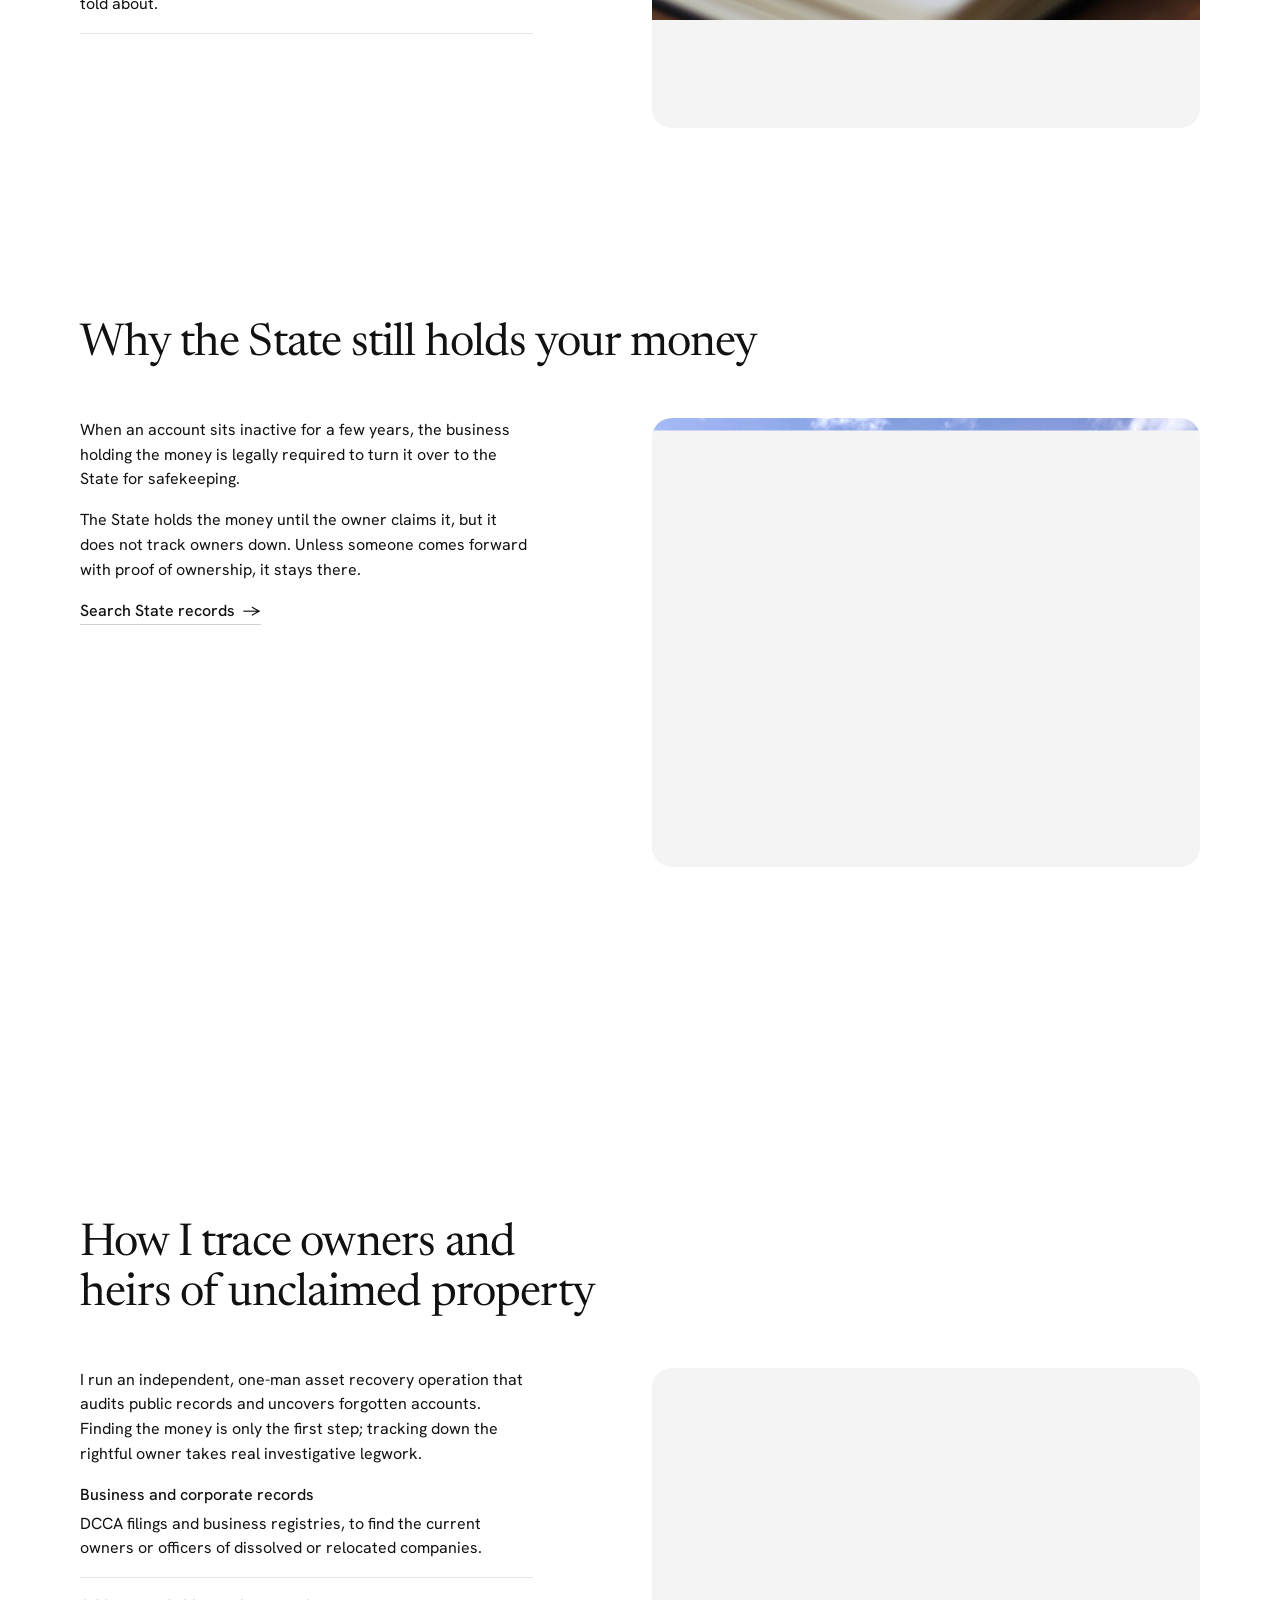
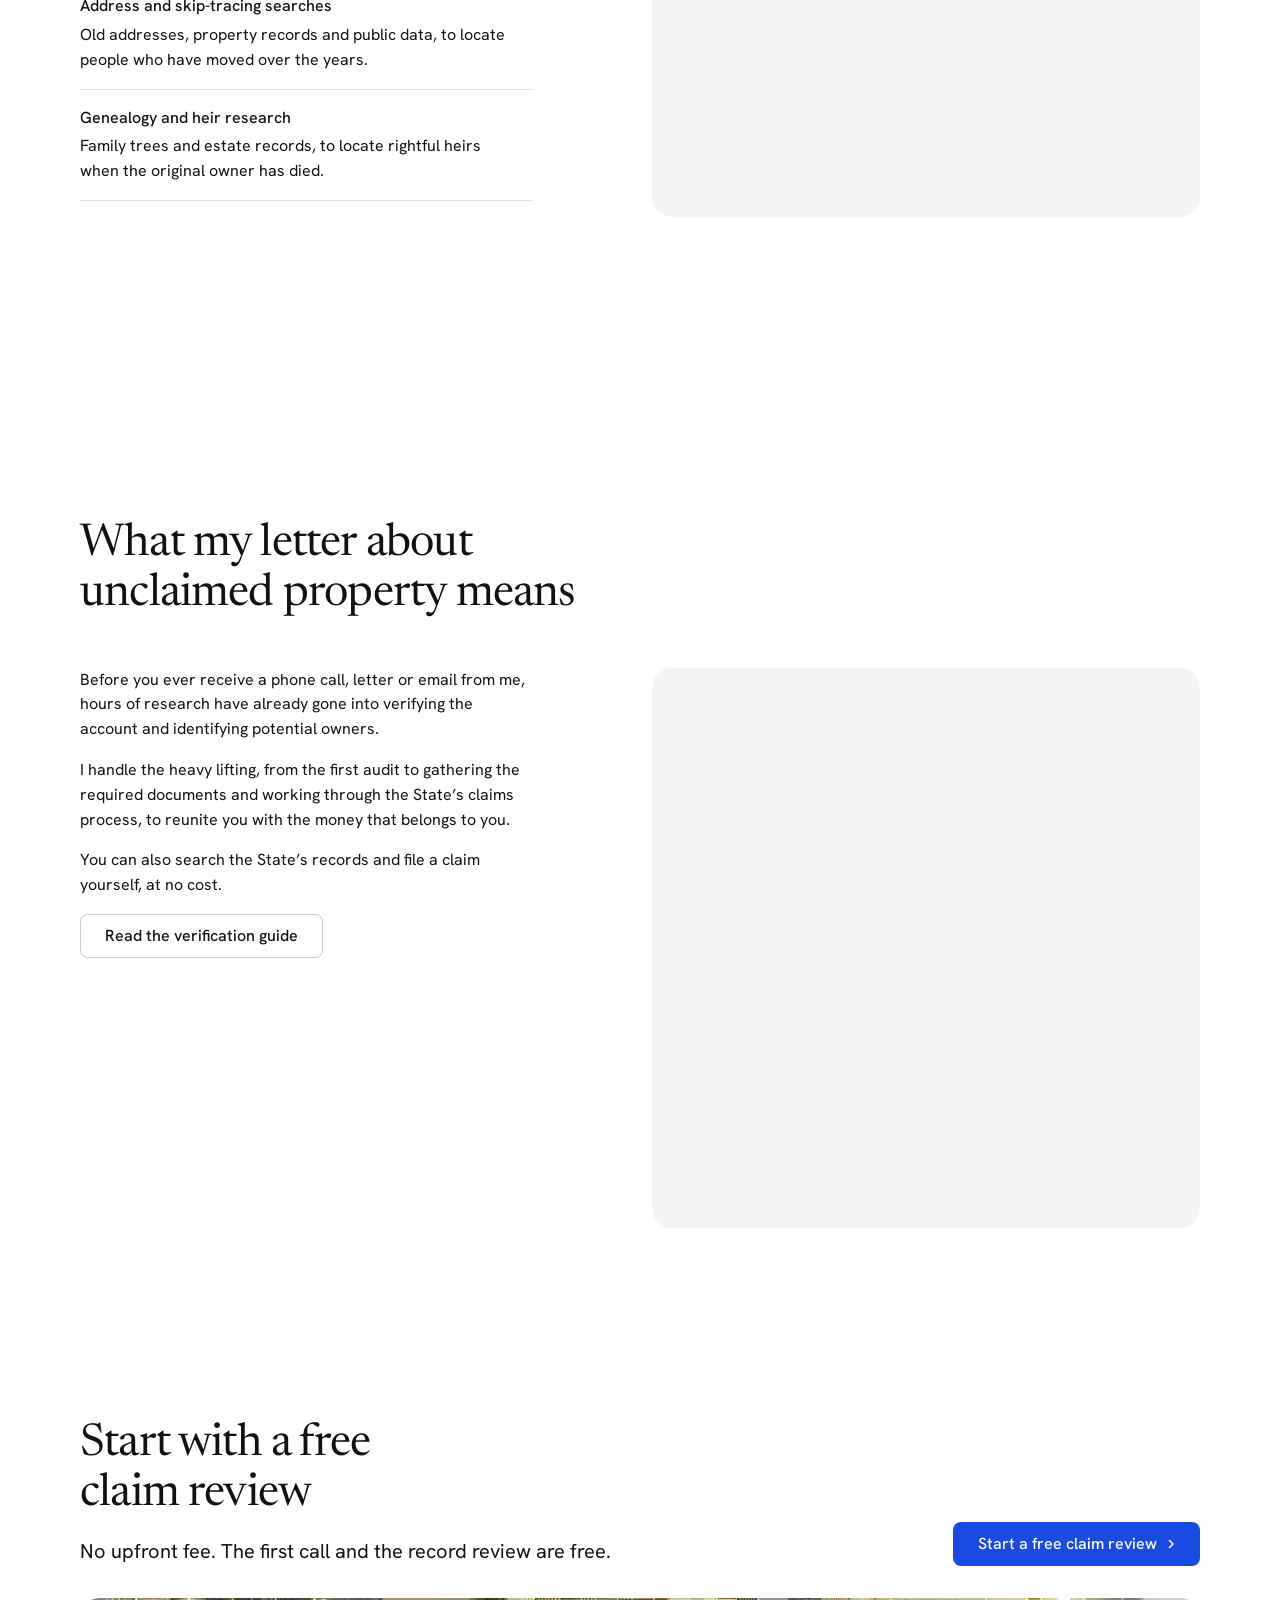
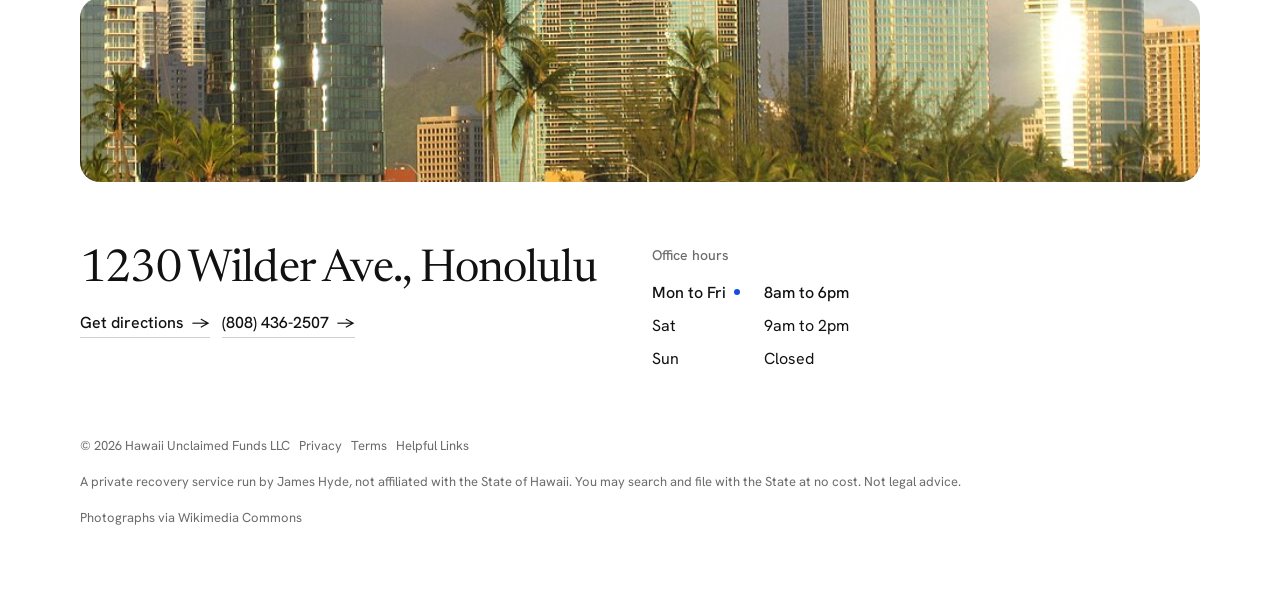
<file: unclaimed-funds.html>
<!doctype html>
<html lang="en" data-type="service" data-radius="soft" data-buttons="solid" data-motion>
<head>
<meta charset="utf-8">
<meta name="viewport" content="width=device-width, initial-scale=1, viewport-fit=cover">
<title>Unclaimed funds in Hawaii, explained | Hawaii Unclaimed Funds LLC</title>
<meta name="description" content="What unclaimed funds are, why the State of Hawaii holds them, and how James Hyde researches public records to find rightful owners and heirs.">
<meta name="robots" content="index, follow">
<link rel="canonical" href="https://hawaiiunclaimedfunds.com/unclaimed-funds.html">
<meta property="og:type" content="article">
<meta property="og:title" content="Unclaimed funds in Hawaii, explained">
<meta property="og:description" content="Where unclaimed money comes from, why the State holds it, and how rightful owners are traced.">
<meta property="og:url" content="https://hawaiiunclaimedfunds.com/unclaimed-funds.html">
<meta property="og:image" content="https://hawaiiunclaimedfunds.com/share.jpg">
<meta name="twitter:card" content="summary_large_image">
<link rel="icon" href="favicon.svg" type="image/svg+xml">
<meta name="theme-color" content="#ffffff">
<meta name="site-kind" content="other">
<meta name="page-type" content="service">
<link rel="preconnect" href="https://fonts.googleapis.com">
<link rel="preconnect" href="https://fonts.gstatic.com" crossorigin>
<link href="https://fonts.googleapis.com/css2?family=Newsreader:opsz,wght@6..72,400..700&family=Hanken+Grotesk:wght@400..600&display=swap" rel="stylesheet">
<link rel="stylesheet" href="assets/system.css">
<link rel="stylesheet" href="assets/ui/cards.css">
<link rel="stylesheet" href="assets/motion/motion.css">
<link rel="stylesheet" href="assets/backgrounds/backgrounds.css">
<link rel="stylesheet" href="assets/layout/layout.css">
<link rel="stylesheet" href="assets/icons/icon.css">
<style>
:root {
  --p-bg: #ffffff; --p-surface: #f4f4f4; --p-ink: #111111; --p-muted: #6b6b6b;
  --p-accent: #1a4be0; --p-accent-ink: #ffffff; --p-action: #1a4be0; --p-action-ink: #ffffff;
  --p-inv-bg: #111111; --p-inv-surface: #1e1e1e; --p-inv-ink: #ffffff; --p-inv-muted: #9a9a9a;
  --p-inv-accent: #ffffff; --p-inv-accent-ink: #111111; --p-inv-action: #ffffff; --p-inv-action-ink: #111111;
  --font-display: "Newsreader", Georgia, serif;
  --font-text: "Hanken Grotesk", system-ui, sans-serif;
  --display-weight: 400;
  --display-tracking: -0.018em;
  --display-tracking-xl: -0.025em;
  --ly-scale: 1.06;
}
</style>
<style>
  picture.frame__img > img { display: block; width: 100%; height: 100%; object-fit: cover; }
  #why .frame { --ratio: 82%; }
  #how .frame { --ratio: 82%; }
  @media (max-width: 639px) {
    #why .frame { --ratio: 60%; }
    #how .grid { flex: 1 1 0; min-height: 0; display: flex; flex-direction: column; gap: var(--s-6); }
    #how .frame { flex: 1 1 0; --ratio: 0px; min-height: 200px; }
  }
  @media (min-width: 1024px) and (max-width: 1279px) { #why .frame { --ratio: 110%; } }
  @media (min-width: 640px) and (max-width: 1023px) {
    #contact .closing__links .grid > div { grid-column: auto / span 6; }
    #why .frame { --ratio: 85%; }
    #how .frame { --ratio: 40%; }
  }
  @media (min-width: 800px) and (max-width: 1023px) { #why .frame { --ratio: 95%; } #how .frame { --ratio: 59%; } }
  /* a short desktop window (a laptop): sections grow to fit what they hold instead of overlapping */
  @media (min-width: 1024px) and (max-height: 860px) {
    main > section:not(.hero), footer.closing { height: auto; min-height: 100svh; }
    main > section .wrap > .grid.fill { flex: none; }
    main > section .wrap > .frame.fill { flex: none; min-height: 360px; }
    footer.closing .close__media { flex: none; height: 240px; }
  }
</style>
<script>document.documentElement.classList.add('m-enter');setTimeout(()=>document.documentElement.classList.add('m-enter-done'),700)</script>
<script src="assets/backgrounds/backgrounds.js"></script>
</head>
<body>
<header class="nav">
  <div class="wrap nav__bar">
    <a class="skip-link" href="#top">Skip to content</a>
    <a class="nav__logo" href="index.html"><span class="mark mark--initial" aria-hidden="true">H</span>Hawaii Unclaimed Funds</a>
    <nav class="nav__links" aria-label="Main">
      <div class="nav__item"><a class="nav__link" href="verify.html">Verify</a></div>
      <div class="nav__item">
        <a class="nav__link" href="how-it-works.html">Process <svg class="chev" viewBox="0 0 12 12" aria-hidden="true"><path d="M3 4.5l3 3 3-3" fill="none" stroke="currentColor" stroke-width="1.5" stroke-linecap="round" stroke-linejoin="round"/></svg></a>
        <div class="nav__menu">
          <div class="wrap grid">
            <div class="menu-col span-3">
              <p class="t-label">Before you call</p>
              <a href="verify.html">Verify a letter<span>Check my letter yourself</span></a>
              <a href="faq.html">Questions<span>Fees, letters and the State</span></a>
              <a href="contact.html">Contact<span>Phone, form and office hours</span></a>
              <a href="links.html">Helpful links<span>Official State sources</span></a>
            </div>
            <div class="menu-col span-3">
              <p class="t-label">Working with me</p>
              <a href="unclaimed-funds.html">Unclaimed funds<span>What the State holds, and why</span></a>
              <a href="how-it-works.html">How a claim works<span>From record to payment</span></a>
              <a href="why-use-us.html">Why use me<span>When help is worth the fee</span></a>
              <a href="index.html#estates">Estate claims<span>Heirs, executors and trustees</span></a>
            </div>
            <a class="menu-card span-3 start-10" href="index.html#estates">
              <div class="panel"><img class="frame__img" src="assets/img/photo-f24475818-500.jpg" alt="Green coastline and surf on the south shore of Maui" width="500" height="289" data-source="stand-in" data-subject="Maui"></div>
              <span class="t-card">Estate and trust claims</span>
              <span class="t-small muted">What the State asks heirs for</span>
            </a>
          </div>
        </div>
      </div>
      <div class="nav__item"><a class="nav__link" href="faq.html">FAQ</a></div>
      <div class="nav__item"><a class="nav__link" href="about.html">About</a></div>
    </nav>
    <div class="nav__actions">
      <a class="nav__link" href="tel:+18084362507" aria-label="Call the office">Call</a>
      <a class="btn btn--primary" href="contact.html">Start a free claim review</a>
    </div>
    <button class="nav__toggle" type="button" aria-expanded="false" aria-label="Menu">
      <svg width="18" height="18" viewBox="0 0 18 18" aria-hidden="true"><path d="M2 5h14M2 13h14" stroke="currentColor" stroke-width="1.6" stroke-linecap="round"/></svg>
    </button>
  </div>
</header>

<main id="top">
  <section class="hero hero--split" data-enter aria-labelledby="hero-h">
    <div class="wrap"><div class="hero-text grid hero__grid">
      <div class="hero__text span-5">
        <h1 id="hero-h">Unclaimed funds in Hawaii, explained</h1>
        <p class="hero__lead">Every year, billions of dollars in forgotten money and financial assets are turned over to state treasuries. It legally belongs to the individuals, businesses and heirs who lost track of it.</p>
        <div class="btn-row">
          <a class="btn btn--primary" href="contact.html">Start a free claim review<svg class="m-arrow" viewBox="0 0 12 12" aria-hidden="true"><path class="m-arrow__stem" d="M1 6h8"/><path class="m-arrow__head" d="M4.5 2.5 8 6l-3.5 3.5"/></svg></a>
          <a class="btn btn--secondary" href="https://unclaimedproperty.ehawaii.gov/lilo/property-search.html" target="_blank" rel="noopener noreferrer">Search the State database</a>
        </div>
      </div>
      <div class="hero__media span-6 start-7">
        <img src="assets/img/photo-f8266129-1440.jpg" srcset="assets/img/photo-f8266129-960.jpg 960w, assets/img/photo-f8266129-1440.jpg 1440w" sizes="(max-width: 639px) 100vw, 1440px" width="1440" height="1080" alt="Family homes across Mānoa, Honolulu, with the city towers in the distance" style="--ly-pos: 50% 60%" fetchpriority="high" data-source="stand-in" data-subject="Honolulu homes">
      </div>
    </div></div>
  </section>

  <section class="section" id="sources" style="--hm: 2" aria-labelledby="sources-h">
    <div class="wrap">
      <div class="section-head">
        <h2 id="sources-h">Where unclaimed property comes from</h2>
      </div>
      <div class="grid grid--top fill">
        <div class="span-5 stack-4">
          <ul class="rows">
            <li><span class="rows__name">Uncashed checks</span><p>Payroll checks, vendor payments or refund checks that were never deposited.</p></li>
            <li><span class="rows__name">Bank accounts</span><p>Forgotten checking, savings or certificate of deposit (CD) accounts.</p></li>
            <li><span class="rows__name">Deposits</span><p>Utility or rent security deposits left behind after a move.</p></li>
            <li><span class="rows__name">Insurance and investments</span><p>Unclaimed life insurance payouts, policy refunds, stocks or dividends.</p></li>
            <li><span class="rows__name">Estates</span><p>Inherited funds that family members were never told about.</p></li>
          </ul>
        </div>
        <div class="frame frame--photo frame--fill span-6 start-7">
          <img class="frame__img" src="assets/img/photo-d183.jpg" srcset="assets/img/photo-d183-500.jpg 500w, assets/img/photo-d183-960.jpg 960w, assets/img/photo-d183.jpg 1280w" sizes="(max-width: 639px) 1280px, (max-width: 1279px) 100vw, 50vw" width="1280" height="853" alt="An open notebook with a pencil across the pages on a wooden desk" loading="lazy" decoding="async" data-source="library-057" data-subject="desk">
        </div>
      </div>
    </div>
  </section>

  <section class="section" id="why" aria-labelledby="why-h">
    <div class="wrap">
      <div class="section-head">
        <h2 id="why-h">Why the State still holds your money</h2>
      </div>
      <div class="grid grid--top">
        <div class="span-5 stack-4">
          <p>When an account sits inactive for a few years, the business holding the money is legally required to turn it over to the State for safekeeping.</p>
          <p>The State holds the money until the owner claims it, but it does not track owners down. Unless someone comes forward with proof of ownership, it stays there.</p>
          <p><a class="link" href="https://unclaimedproperty.ehawaii.gov/lilo/property-search.html" target="_blank" rel="noopener noreferrer">Search State records</a></p>
        </div>
        <div class="frame frame--photo span-6 start-7">
          <img class="frame__img" src="assets/img/photo-f66372890-1440.jpg" srcset="assets/img/photo-f66372890-960.jpg 960w, assets/img/photo-f66372890-1440.jpg 1440w" sizes="(max-width: 639px) 1280px, (max-width: 1279px) 100vw, 50vw" width="1440" height="1080" alt="The green ridges of the Nā Pali coast on Kauaʻi above a blue sea" loading="lazy" decoding="async" data-source="stand-in" data-subject="Kauai">
        </div>
      </div>
    </div>
  </section>

  <section class="section" id="how" style="--hm: 2" aria-labelledby="how-h">
    <div class="wrap">
      <div class="section-head">
        <h2 id="how-h">How I trace owners and heirs of unclaimed property</h2>
      </div>
      <div class="grid grid--top">
        <div class="span-5 stack-4">
          <p>I run an independent, one-man asset recovery operation that audits public records and uncovers forgotten accounts. Finding the money is only the first step; tracking down the rightful owner takes real investigative legwork.</p>
          <ul class="rows">
            <li><span class="rows__name">Business and corporate records</span><p>DCCA filings and business registries, to find the current owners or officers of dissolved or relocated companies.</p></li>
            <li><span class="rows__name">Address and skip-tracing searches</span><p>Old addresses, property records and public data, to locate people who have moved over the years.</p></li>
            <li><span class="rows__name">Genealogy and heir research</span><p>Family trees and estate records, to locate rightful heirs when the original owner has died.</p></li>
          </ul>
        </div>
        <div class="frame frame--photo span-6 start-7">
          <picture class="frame__img"><source media="(max-width: 639px)" srcset="assets/img/photo-f79843880-phone.jpg"><img src="assets/img/photo-f79843880.jpg" srcset="assets/img/photo-f79843880.jpg 1280w" sizes="1280px" width="1280" height="634" alt="Diamond Head crater above the houses of east Honolulu, Oʻahu" loading="lazy" decoding="async" data-source="stand-in" data-subject="Oahu"></picture>
        </div>
      </div>
    </div>
  </section>

  <section class="section" id="reach" style="--hm: 2" aria-labelledby="reach-h">
    <div class="wrap">
      <div class="section-head">
        <h2 id="reach-h">What my letter about unclaimed property means</h2>
      </div>
      <div class="grid grid--top fill">
        <div class="span-5 stack-4">
          <p>Before you ever receive a phone call, letter or email from me, hours of research have already gone into verifying the account and identifying potential owners.</p>
          <p>I handle the heavy lifting, from the first audit to gathering the required documents and working through the State’s claims process, to reunite you with the money that belongs to you.</p>
          <p>You can also search the State’s records and file a claim yourself, at no cost.</p>
          <div class="btn-row"><a class="btn btn--secondary" href="verify.html">Read the verification guide</a></div>
        </div>
        <div class="frame frame--photo frame--fill span-6 start-7">
          <img class="frame__img" src="assets/img/photo-c877.jpg" srcset="assets/img/photo-c877-500.jpg 500w, assets/img/photo-c877-960.jpg 960w, assets/img/photo-c877.jpg 1280w" sizes="(max-width: 639px) 1280px, (max-width: 1279px) 100vw, 50vw" width="1280" height="853" alt="Stacks of old record books and folders seen from the side" loading="lazy" decoding="async" data-source="library-057" data-subject="records">
        </div>
      </div>
    </div>
  </section>
</main>

<footer class="footer closing footer--visit" id="contact" aria-labelledby="close-h">
  <div class="wrap">
    <div class="closing__cta close--photo">
      <div class="section-head--split">
        <div><h2 id="close-h">Start with a free claim review</h2><p class="t-lead">No upfront fee. The first call and the record review are free.</p></div>
        <a class="btn btn--primary" href="contact.html">Start a free claim review<svg class="m-arrow" viewBox="0 0 12 12" aria-hidden="true"><path class="m-arrow__stem" d="M1 6h8"/><path class="m-arrow__head" d="M4.5 2.5 8 6l-3.5 3.5"/></svg></a>
      </div>
      <div class="close__media"><img src="assets/img/photo-f136387480-960.jpg" srcset="assets/img/photo-f136387480-500.jpg 500w, assets/img/photo-f136387480-960.jpg 960w" sizes="(max-width: 639px) 720px, 100vw" width="960" height="539" alt="Honolulu towers and palms along the Kakaʻako waterfront in late afternoon light" loading="lazy" decoding="async" data-source="stand-in" data-subject="Honolulu"></div>
    </div>
    <div class="closing__links">
      <div class="grid">
        <div class="span-6 stack-4">
          <address class="footer__address">1230 Wilder Ave., Honolulu</address>
          <p><a class="link" href="https://www.openstreetmap.org/search?query=Wilder%20Avenue%20Honolulu">Get directions</a> &nbsp; <a class="link" href="tel:+18084362507">(808) 436-2507</a></p>
        </div>
        <div class="span-6 start-7 stack-4">
          <h3>Office hours</h3>
          <dl class="hours" data-tz="Pacific/Honolulu"><dt data-days="mon-fri">Mon to Fri</dt><dd>8am to 6pm</dd><dt data-days="sat">Sat</dt><dd>9am to 2pm</dd><dt data-days="sun">Sun</dt><dd>Closed</dd></dl>
        </div>
      </div>
      <div class="footer__legal">
        <span>&copy; 2026 Hawaii Unclaimed Funds LLC &nbsp; <a href="privacy.html">Privacy</a> &nbsp; <a href="terms.html">Terms</a> &nbsp; <a href="links.html">Helpful Links</a></span>
        <span>A private recovery service run by James Hyde, not affiliated with the State of Hawaii. You may search and file with the State at no cost. Not legal advice.</span>
        <a class="credits" href="credits.html">Photographs via Wikimedia Commons</a>
      </div>
    </div>
  </div>
</footer>

<nav class="actionbar" aria-label="Quick actions">
  <a class="btn btn--primary" href="contact.html">Start a free claim review</a>
</nav>

<script type="module" src="assets/system.js"></script>
<script type="module" src="assets/motion/motion.js"></script>
<script type="module" src="assets/layout/layout.js"></script>
<script src="script.js?v=20261115"></script>
</body>
</html>
</file>
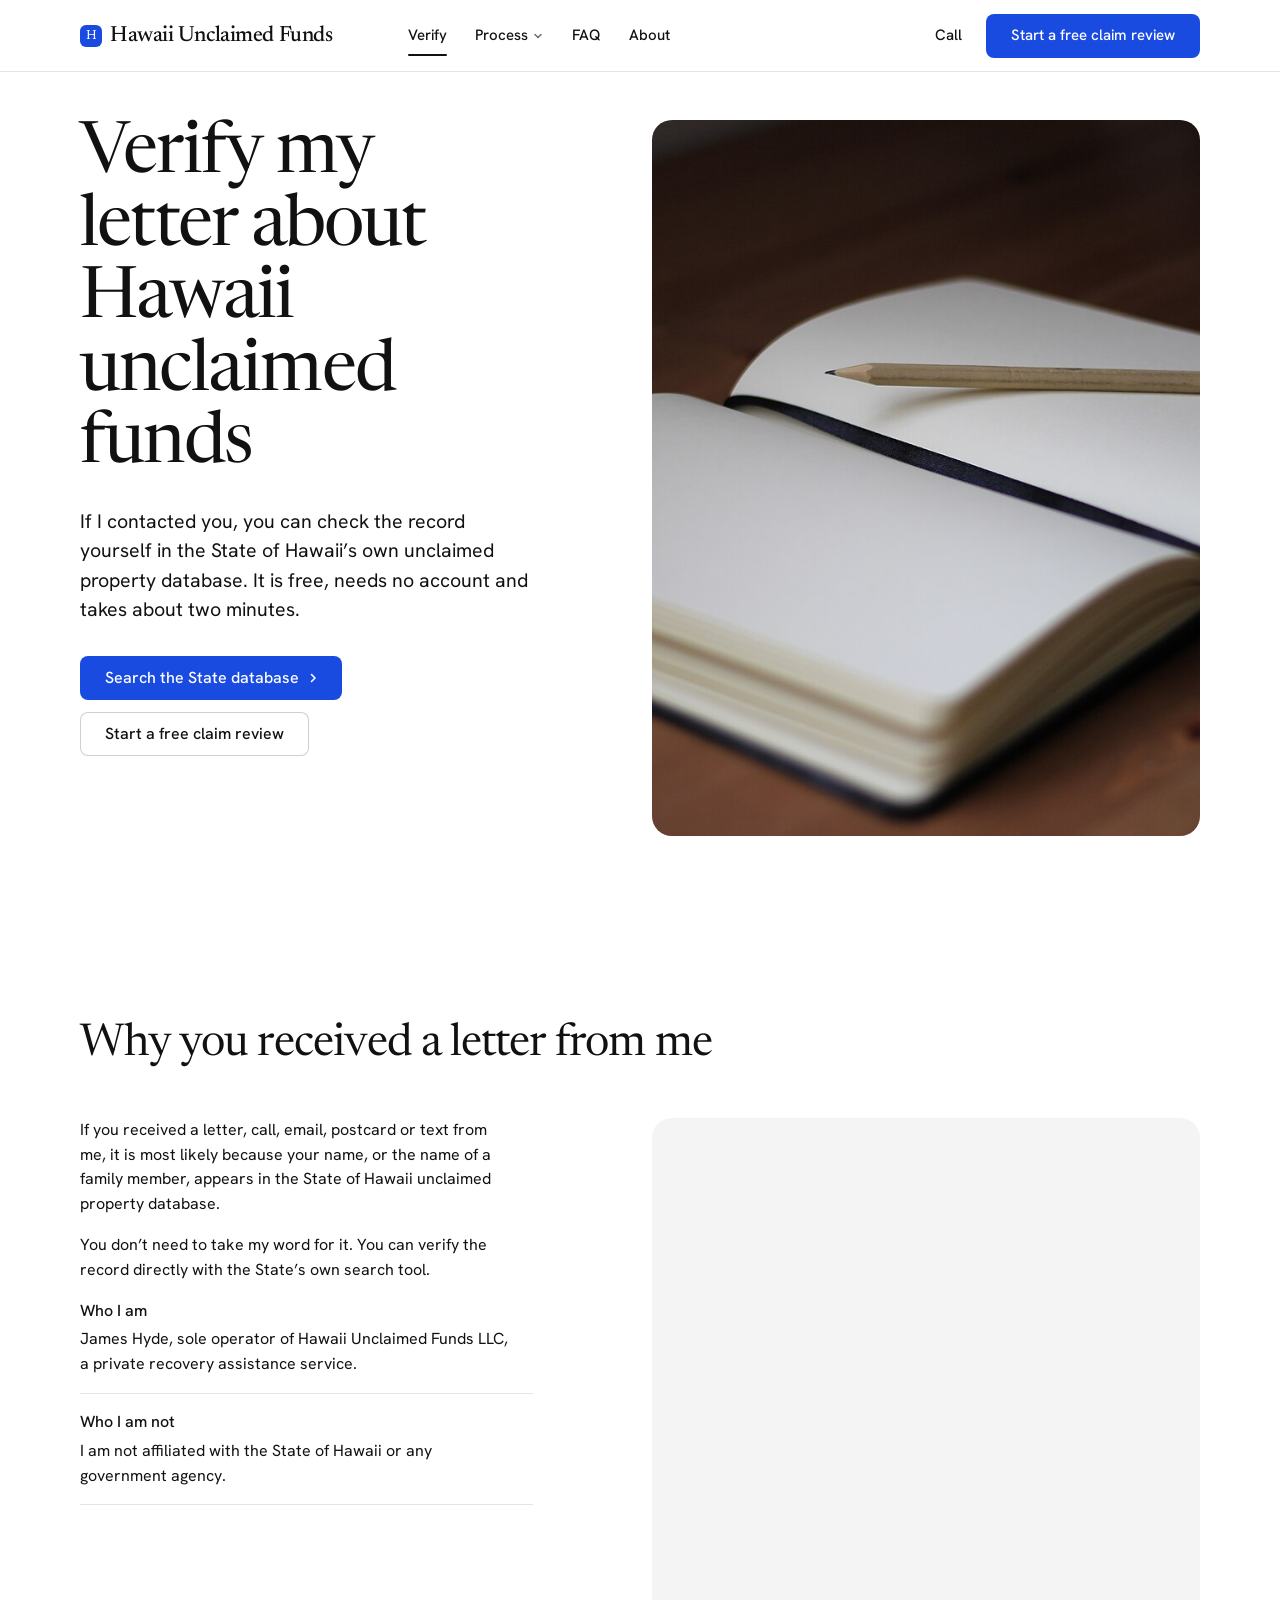
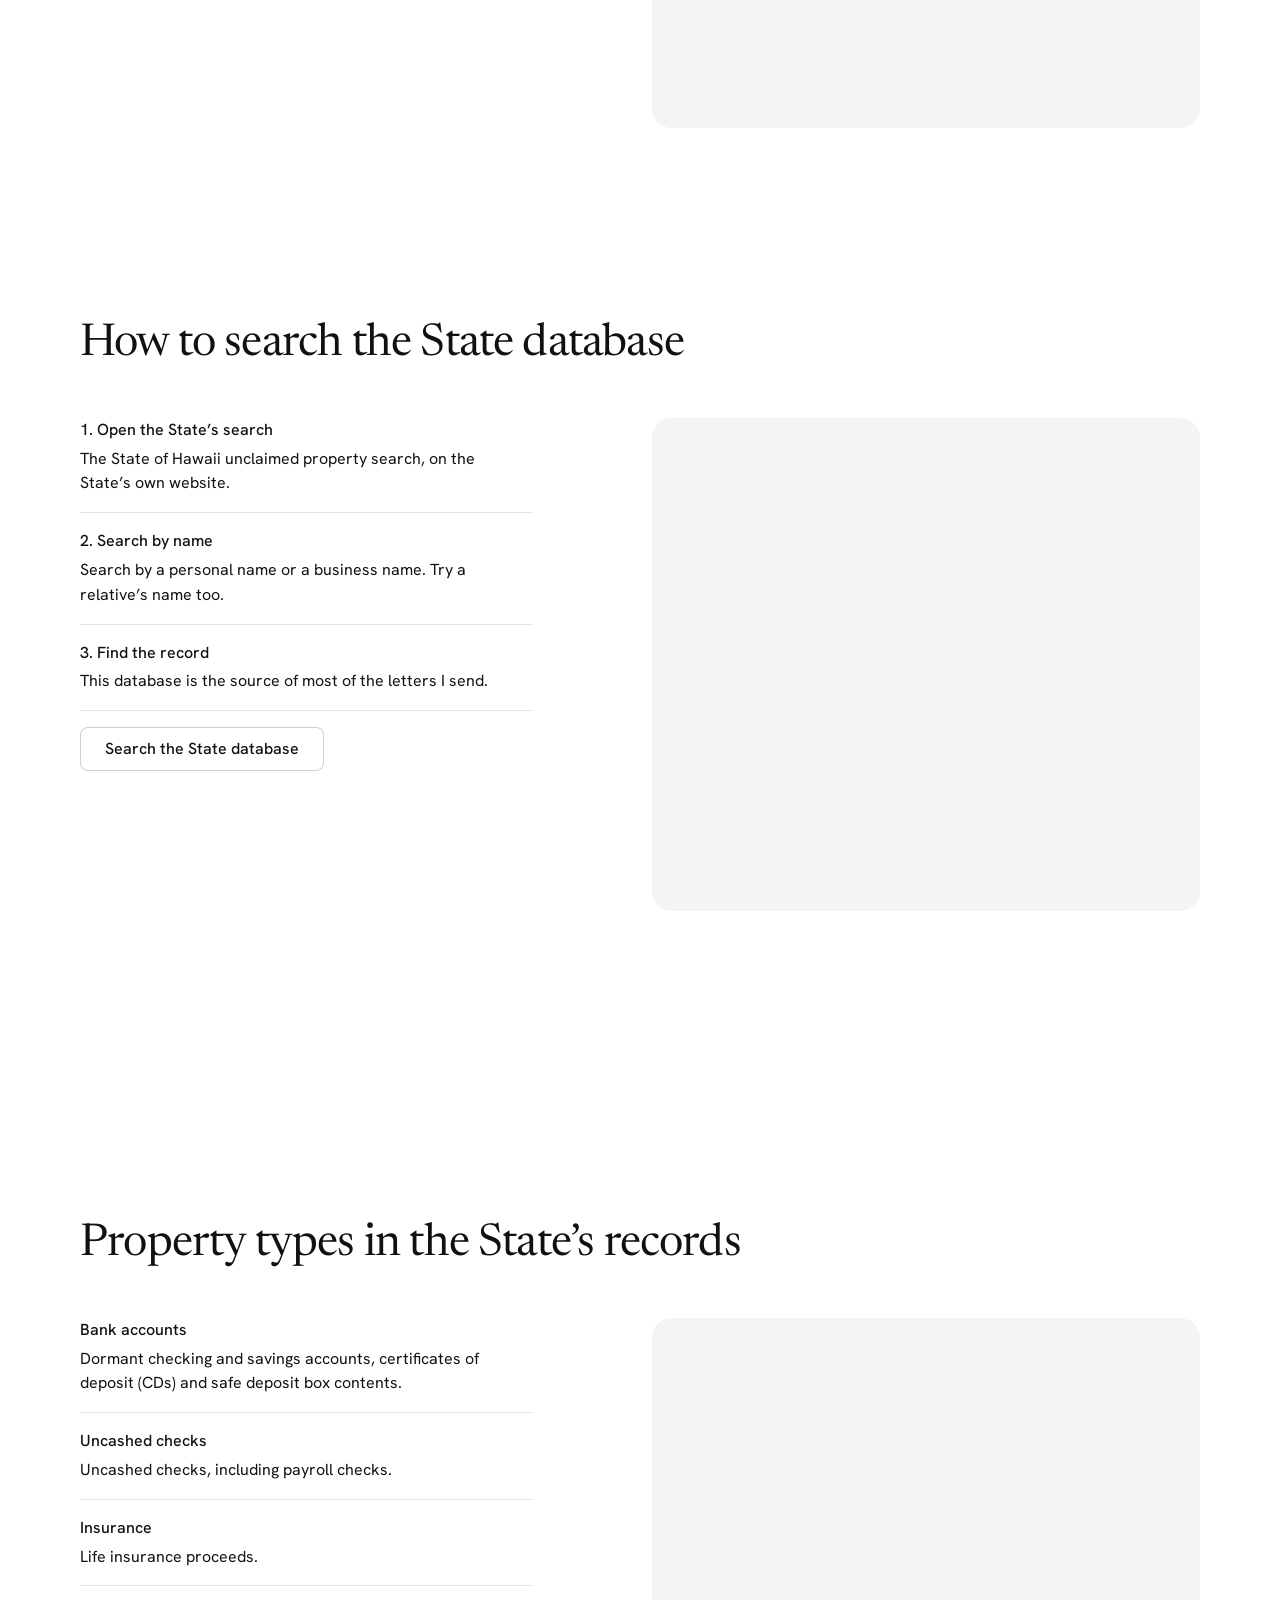
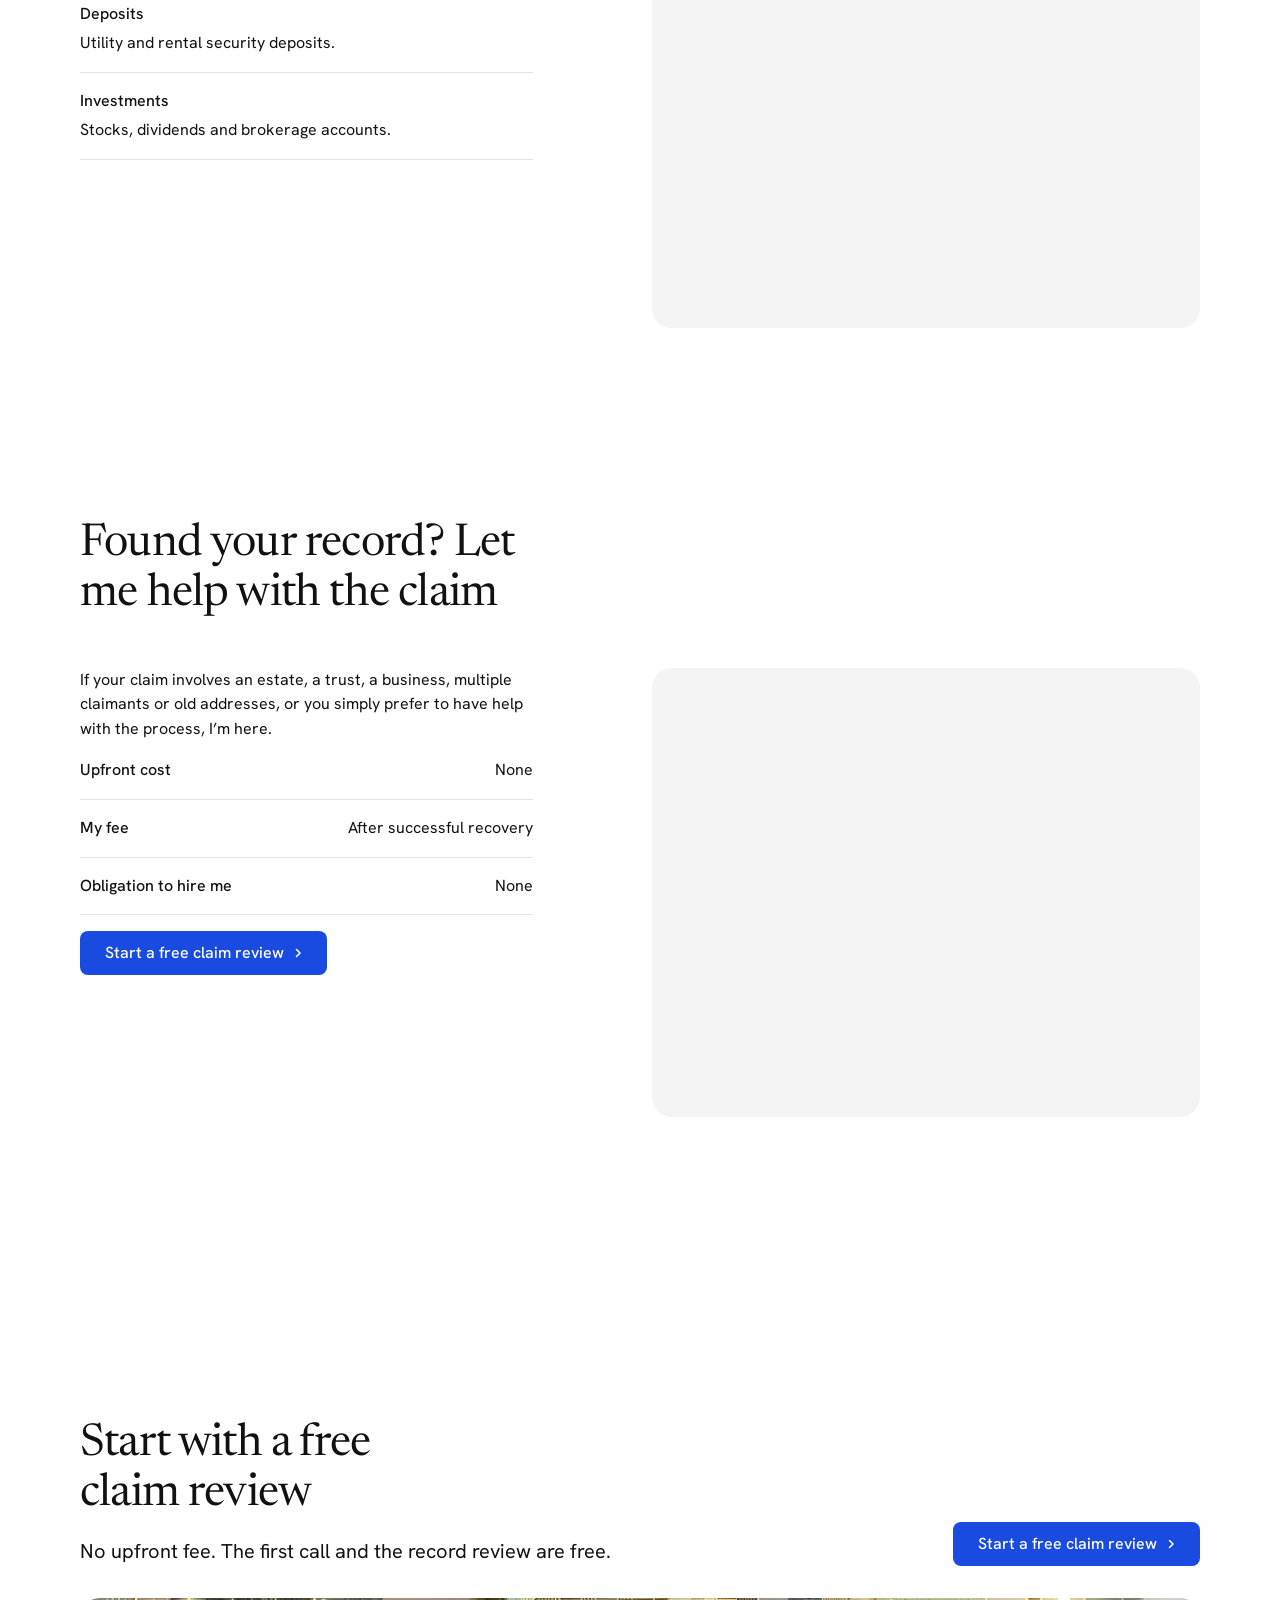
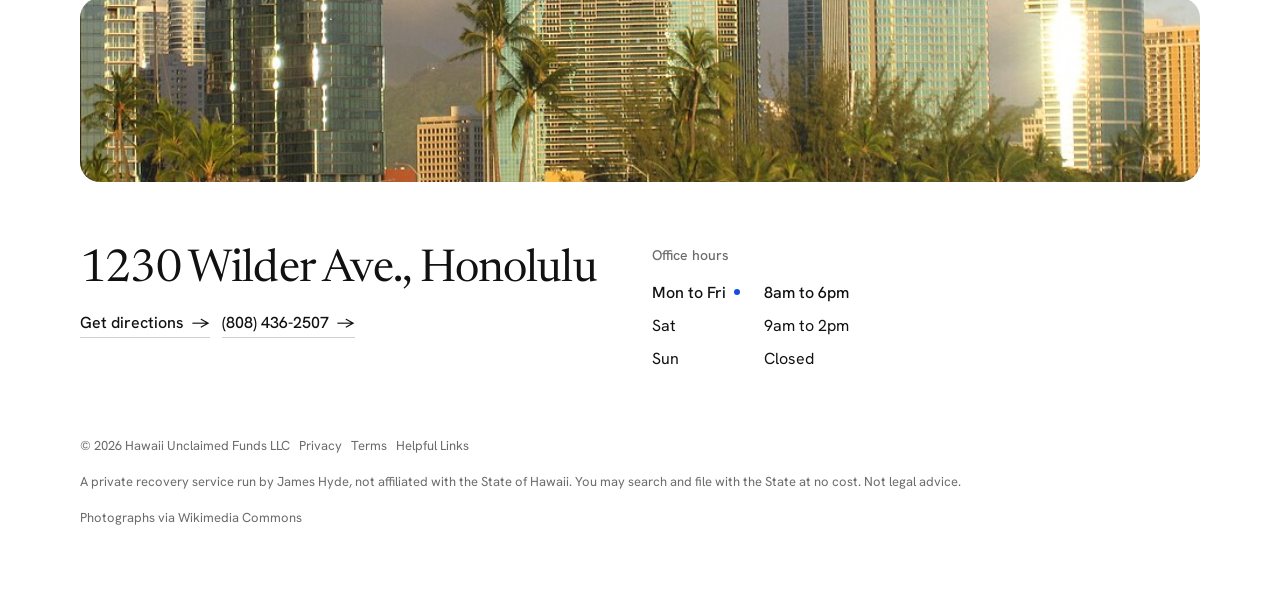
<file: verify.html>
<!doctype html>
<html lang="en" data-type="service" data-radius="soft" data-buttons="solid" data-motion>
<head>
<meta charset="utf-8">
<meta name="viewport" content="width=device-width, initial-scale=1, viewport-fit=cover">
<title>Verify my letter about Hawaii unclaimed funds | Hawaii Unclaimed Funds LLC</title>
<meta name="description" content="If James Hyde contacted you about unclaimed property, check the record yourself in the State of Hawaii's free unclaimed property database.">
<meta name="robots" content="index, follow">
<link rel="canonical" href="https://hawaiiunclaimedfunds.com/verify.html">
<meta property="og:type" content="website">
<meta property="og:title" content="Verify my letter in the State of Hawaii's records">
<meta property="og:description" content="Check the record yourself in the State's free unclaimed property database. No account needed.">
<meta property="og:url" content="https://hawaiiunclaimedfunds.com/verify.html">
<meta property="og:image" content="https://hawaiiunclaimedfunds.com/share.jpg">
<meta name="twitter:card" content="summary_large_image">
<link rel="icon" href="favicon.svg" type="image/svg+xml">
<meta name="theme-color" content="#ffffff">
<meta name="site-kind" content="other">
<meta name="page-type" content="service">
<link rel="preconnect" href="https://fonts.googleapis.com">
<link rel="preconnect" href="https://fonts.gstatic.com" crossorigin>
<link href="https://fonts.googleapis.com/css2?family=Newsreader:opsz,wght@6..72,400..700&family=Hanken+Grotesk:wght@400..600&display=swap" rel="stylesheet">
<link rel="stylesheet" href="assets/system.css">
<link rel="stylesheet" href="assets/ui/cards.css">
<link rel="stylesheet" href="assets/motion/motion.css">
<link rel="stylesheet" href="assets/backgrounds/backgrounds.css">
<link rel="stylesheet" href="assets/layout/layout.css">
<link rel="stylesheet" href="assets/icons/icon.css">
<style>
:root {
  --p-bg: #ffffff; --p-surface: #f4f4f4; --p-ink: #111111; --p-muted: #6b6b6b;
  --p-accent: #1a4be0; --p-accent-ink: #ffffff; --p-action: #1a4be0; --p-action-ink: #ffffff;
  --p-inv-bg: #111111; --p-inv-surface: #1e1e1e; --p-inv-ink: #ffffff; --p-inv-muted: #9a9a9a;
  --p-inv-accent: #ffffff; --p-inv-accent-ink: #111111; --p-inv-action: #ffffff; --p-inv-action-ink: #111111;
  --font-display: "Newsreader", Georgia, serif;
  --font-text: "Hanken Grotesk", system-ui, sans-serif;
  --display-weight: 400;
  --display-tracking: -0.018em;
  --display-tracking-xl: -0.025em;
  --ly-scale: 1.06;
}
</style>
<style>
  picture.frame__img > img { display: block; width: 100%; height: 100%; object-fit: cover; }
  #search .frame { --ratio: 90%; }
  #help .frame { --ratio: 82%; }
  @media (max-width: 639px) {
    #search .grid, #help .grid { flex: 1 1 0; min-height: 0; display: flex; flex-direction: column; gap: var(--s-6); }
    #search .frame, #help .frame { flex: 1 1 0; --ratio: 0px; min-height: 200px; }
  }
  @media (min-width: 640px) and (max-width: 1023px) {
    #contact .closing__links .grid > div { grid-column: auto / span 6; }
    #search .frame, #help .frame { --ratio: 50%; }
  }
  @media (min-width: 800px) and (max-width: 1023px) { #search .frame, #help .frame { --ratio: 70%; } }
  /* a short desktop window (a laptop): sections grow to fit what they hold instead of overlapping */
  @media (min-width: 1024px) and (max-height: 860px) {
    main > section:not(.hero), footer.closing { height: auto; min-height: 100svh; }
    main > section .wrap > .grid.fill { flex: none; }
    main > section .wrap > .frame.fill { flex: none; min-height: 360px; }
    footer.closing .close__media { flex: none; height: 240px; }
  }
</style>
<script>document.documentElement.classList.add('m-enter');setTimeout(()=>document.documentElement.classList.add('m-enter-done'),700)</script>
<script src="assets/backgrounds/backgrounds.js"></script>
</head>
<body>
<header class="nav">
  <div class="wrap nav__bar">
    <a class="skip-link" href="#top">Skip to content</a>
    <a class="nav__logo" href="index.html"><span class="mark mark--initial" aria-hidden="true">H</span>Hawaii Unclaimed Funds</a>
    <nav class="nav__links" aria-label="Main">
      <div class="nav__item"><a class="nav__link" href="verify.html" aria-current="page">Verify</a></div>
      <div class="nav__item">
        <a class="nav__link" href="how-it-works.html">Process <svg class="chev" viewBox="0 0 12 12" aria-hidden="true"><path d="M3 4.5l3 3 3-3" fill="none" stroke="currentColor" stroke-width="1.5" stroke-linecap="round" stroke-linejoin="round"/></svg></a>
        <div class="nav__menu">
          <div class="wrap grid">
            <div class="menu-col span-3">
              <p class="t-label">Before you call</p>
              <a href="verify.html">Verify a letter<span>Check my letter yourself</span></a>
              <a href="faq.html">Questions<span>Fees, letters and the State</span></a>
              <a href="contact.html">Contact<span>Phone, form and office hours</span></a>
              <a href="links.html">Helpful links<span>Official State sources</span></a>
            </div>
            <div class="menu-col span-3">
              <p class="t-label">Working with me</p>
              <a href="unclaimed-funds.html">Unclaimed funds<span>What the State holds, and why</span></a>
              <a href="how-it-works.html">How a claim works<span>From record to payment</span></a>
              <a href="why-use-us.html">Why use me<span>When help is worth the fee</span></a>
              <a href="index.html#estates">Estate claims<span>Heirs, executors and trustees</span></a>
            </div>
            <a class="menu-card span-3 start-10" href="index.html#estates">
              <div class="panel"><img class="frame__img" src="assets/img/photo-f24475818-500.jpg" alt="Green coastline and surf on the south shore of Maui" width="500" height="289" data-source="stand-in" data-subject="Maui"></div>
              <span class="t-card">Estate and trust claims</span>
              <span class="t-small muted">What the State asks heirs for</span>
            </a>
          </div>
        </div>
      </div>
      <div class="nav__item"><a class="nav__link" href="faq.html">FAQ</a></div>
      <div class="nav__item"><a class="nav__link" href="about.html">About</a></div>
    </nav>
    <div class="nav__actions">
      <a class="nav__link" href="tel:+18084362507" aria-label="Call the office">Call</a>
      <a class="btn btn--primary" href="contact.html">Start a free claim review</a>
    </div>
    <button class="nav__toggle" type="button" aria-expanded="false" aria-label="Menu">
      <svg width="18" height="18" viewBox="0 0 18 18" aria-hidden="true"><path d="M2 5h14M2 13h14" stroke="currentColor" stroke-width="1.6" stroke-linecap="round"/></svg>
    </button>
  </div>
</header>

<main id="top">
  <section class="hero hero--split" data-enter aria-labelledby="hero-h">
    <div class="wrap"><div class="hero-text grid hero__grid">
      <div class="hero__text span-5">
        <h1 id="hero-h">Verify my letter about Hawaii unclaimed funds</h1>
        <p class="hero__lead">If I contacted you, you can check the record yourself in the State of Hawaii’s own unclaimed property database. It is free, needs no account and takes about two minutes.</p>
        <div class="btn-row">
          <a class="btn btn--primary" href="https://unclaimedproperty.ehawaii.gov/lilo/property-search.html" target="_blank" rel="noopener noreferrer">Search the State database<svg class="m-arrow" viewBox="0 0 12 12" aria-hidden="true"><path class="m-arrow__stem" d="M1 6h8"/><path class="m-arrow__head" d="M4.5 2.5 8 6l-3.5 3.5"/></svg></a>
          <a class="btn btn--secondary" href="contact.html">Start a free claim review</a>
        </div>
      </div>
      <div class="hero__media span-6 start-7">
        <img src="assets/img/photo-d183.jpg" srcset="assets/img/photo-d183-960.jpg 960w, assets/img/photo-d183.jpg 1280w" sizes="(max-width: 639px) 100vw, 1280px" width="1280" height="853" alt="An open notebook with a pencil across the pages on a wooden desk" style="--ly-pos: 50% 50%" fetchpriority="high" data-source="library-057" data-subject="desk">
      </div>
    </div></div>
  </section>

  <section class="section" id="letter" style="--hm: 2" aria-labelledby="letter-h">
    <div class="wrap">
      <div class="section-head">
        <h2 id="letter-h">Why you received a letter from me</h2>
      </div>
      <div class="grid grid--top fill">
        <div class="span-5 stack-4">
          <p>If you received a letter, call, email, postcard or text from me, it is most likely because your name, or the name of a family member, appears in the State of Hawaii unclaimed property database.</p>
          <p>You don’t need to take my word for it. You can verify the record directly with the State’s own search tool.</p>
          <ul class="rows">
            <li><span class="rows__name">Who I am</span><p>James Hyde, sole operator of Hawaii Unclaimed Funds LLC, a private recovery assistance service.</p></li>
            <li><span class="rows__name">Who I am not</span><p>I am not affiliated with the State of Hawaii or any government agency.</p></li>
          </ul>
        </div>
        <div class="frame frame--photo frame--fill span-6 start-7">
          <img class="frame__img" src="assets/img/photo-c877.jpg" srcset="assets/img/photo-c877-500.jpg 500w, assets/img/photo-c877-960.jpg 960w, assets/img/photo-c877.jpg 1280w" sizes="(max-width: 639px) 1280px, (max-width: 1279px) 100vw, 50vw" width="1280" height="853" alt="Stacks of old record books and folders seen from the side" loading="lazy" decoding="async" data-source="library-057" data-subject="records">
        </div>
      </div>
    </div>
  </section>

  <section class="section" id="search" style="--hm: 2" aria-labelledby="search-h">
    <div class="wrap">
      <div class="section-head">
        <h2 id="search-h">How to search the State database</h2>
      </div>
      <div class="grid grid--top">
        <div class="span-5 stack-4">
          <ul class="rows">
            <li><span class="rows__name">1. Open the State’s search</span><p>The State of Hawaii unclaimed property search, on the State’s own website.</p></li>
            <li><span class="rows__name">2. Search by name</span><p>Search by a personal name or a business name. Try a relative’s name too.</p></li>
            <li><span class="rows__name">3. Find the record</span><p>This database is the source of most of the letters I send.</p></li>
          </ul>
          <div class="btn-row"><a class="btn btn--secondary" href="https://unclaimedproperty.ehawaii.gov/lilo/property-search.html" target="_blank" rel="noopener noreferrer">Search the State database</a></div>
        </div>
        <div class="frame frame--photo span-6 start-7">
          <picture class="frame__img"><source media="(max-width: 639px)" srcset="assets/img/photo-f79843880-phone.jpg"><img src="assets/img/photo-f79843880.jpg" srcset="assets/img/photo-f79843880.jpg 1280w" sizes="1280px" width="1280" height="634" alt="Diamond Head crater above the houses of east Honolulu, Oʻahu" loading="lazy" decoding="async" data-source="stand-in" data-subject="Oahu"></picture>
        </div>
      </div>
    </div>
  </section>

  <section class="section" id="types" style="--hm: 2" aria-labelledby="types-h">
    <div class="wrap">
      <div class="section-head">
        <h2 id="types-h">Property types in the State’s records</h2>
      </div>
      <div class="grid grid--top fill">
        <div class="span-5 stack-4">
          <ul class="rows">
            <li><span class="rows__name">Bank accounts</span><p>Dormant checking and savings accounts, certificates of deposit (CDs) and safe deposit box contents.</p></li>
            <li><span class="rows__name">Uncashed checks</span><p>Uncashed checks, including payroll checks.</p></li>
            <li><span class="rows__name">Insurance</span><p>Life insurance proceeds.</p></li>
            <li><span class="rows__name">Deposits</span><p>Utility and rental security deposits.</p></li>
            <li><span class="rows__name">Investments</span><p>Stocks, dividends and brokerage accounts.</p></li>
          </ul>
        </div>
        <div class="frame frame--photo frame--fill span-6 start-7">
          <img class="frame__img" src="assets/img/photo-f66372890-1440.jpg" srcset="assets/img/photo-f66372890-960.jpg 960w, assets/img/photo-f66372890-1440.jpg 1440w" sizes="(max-width: 639px) 1280px, (max-width: 1279px) 100vw, 50vw" width="1440" height="1080" alt="The green ridges of the Nā Pali coast on Kauaʻi above a blue sea" loading="lazy" decoding="async" data-source="stand-in" data-subject="Kauai">
        </div>
      </div>
    </div>
  </section>

  <section class="section" id="help" style="--hm: 2" aria-labelledby="help-h">
    <div class="wrap">
      <div class="section-head">
        <h2 id="help-h">Found your record? Let me help with the claim</h2>
      </div>
      <div class="grid grid--top">
        <div class="span-5 stack-4">
          <p>If your claim involves an estate, a trust, a business, multiple claimants or old addresses, or you simply prefer to have help with the process, I’m here.</p>
          <ul class="rows">
            <li><span class="rows__name">Upfront cost</span><span class="rows__value">None</span></li>
            <li><span class="rows__name">My fee</span><span class="rows__value">After successful recovery</span></li>
            <li><span class="rows__name">Obligation to hire me</span><span class="rows__value">None</span></li>
          </ul>
          <div class="btn-row"><a class="btn btn--primary" href="contact.html">Start a free claim review<svg class="m-arrow" viewBox="0 0 12 12" aria-hidden="true"><path class="m-arrow__stem" d="M1 6h8"/><path class="m-arrow__head" d="M4.5 2.5 8 6l-3.5 3.5"/></svg></a></div>
        </div>
        <div class="frame frame--photo span-6 start-7">
          <picture class="frame__img"><img src="assets/img/photo-f8266129-1440.jpg" srcset="assets/img/photo-f8266129-960.jpg 960w, assets/img/photo-f8266129-1440.jpg 1440w" sizes="(max-width: 639px) 1280px, (max-width: 1279px) 100vw, 50vw" width="1440" height="1080" alt="Family homes across Mānoa, Honolulu, with the city towers in the distance" style="object-position: 50% 60%" loading="lazy" decoding="async" data-source="stand-in" data-subject="Honolulu homes"></picture>
        </div>
      </div>
    </div>
  </section>
</main>

<footer class="footer closing footer--visit" id="contact" aria-labelledby="close-h">
  <div class="wrap">
    <div class="closing__cta close--photo">
      <div class="section-head--split">
        <div><h2 id="close-h">Start with a free claim review</h2><p class="t-lead">No upfront fee. The first call and the record review are free.</p></div>
        <a class="btn btn--primary" href="contact.html">Start a free claim review<svg class="m-arrow" viewBox="0 0 12 12" aria-hidden="true"><path class="m-arrow__stem" d="M1 6h8"/><path class="m-arrow__head" d="M4.5 2.5 8 6l-3.5 3.5"/></svg></a>
      </div>
      <div class="close__media"><img src="assets/img/photo-f136387480-960.jpg" srcset="assets/img/photo-f136387480-500.jpg 500w, assets/img/photo-f136387480-960.jpg 960w" sizes="(max-width: 639px) 720px, 100vw" width="960" height="539" alt="Honolulu towers and palms along the Kakaʻako waterfront in late afternoon light" loading="lazy" decoding="async" data-source="stand-in" data-subject="Honolulu"></div>
    </div>
    <div class="closing__links">
      <div class="grid">
        <div class="span-6 stack-4">
          <address class="footer__address">1230 Wilder Ave., Honolulu</address>
          <p><a class="link" href="https://www.openstreetmap.org/search?query=Wilder%20Avenue%20Honolulu">Get directions</a> &nbsp; <a class="link" href="tel:+18084362507">(808) 436-2507</a></p>
        </div>
        <div class="span-6 start-7 stack-4">
          <h3>Office hours</h3>
          <dl class="hours" data-tz="Pacific/Honolulu"><dt data-days="mon-fri">Mon to Fri</dt><dd>8am to 6pm</dd><dt data-days="sat">Sat</dt><dd>9am to 2pm</dd><dt data-days="sun">Sun</dt><dd>Closed</dd></dl>
        </div>
      </div>
      <div class="footer__legal">
        <span>&copy; 2026 Hawaii Unclaimed Funds LLC &nbsp; <a href="privacy.html">Privacy</a> &nbsp; <a href="terms.html">Terms</a> &nbsp; <a href="links.html">Helpful Links</a></span>
        <span>A private recovery service run by James Hyde, not affiliated with the State of Hawaii. You may search and file with the State at no cost. Not legal advice.</span>
        <a class="credits" href="credits.html">Photographs via Wikimedia Commons</a>
      </div>
    </div>
  </div>
</footer>

<nav class="actionbar" aria-label="Quick actions">
  <a class="btn btn--primary" href="contact.html">Start a free claim review</a>
</nav>

<script type="module" src="assets/system.js"></script>
<script type="module" src="assets/motion/motion.js"></script>
<script type="module" src="assets/layout/layout.js"></script>
<script src="script.js?v=20261115"></script>
</body>
</html>
</file>
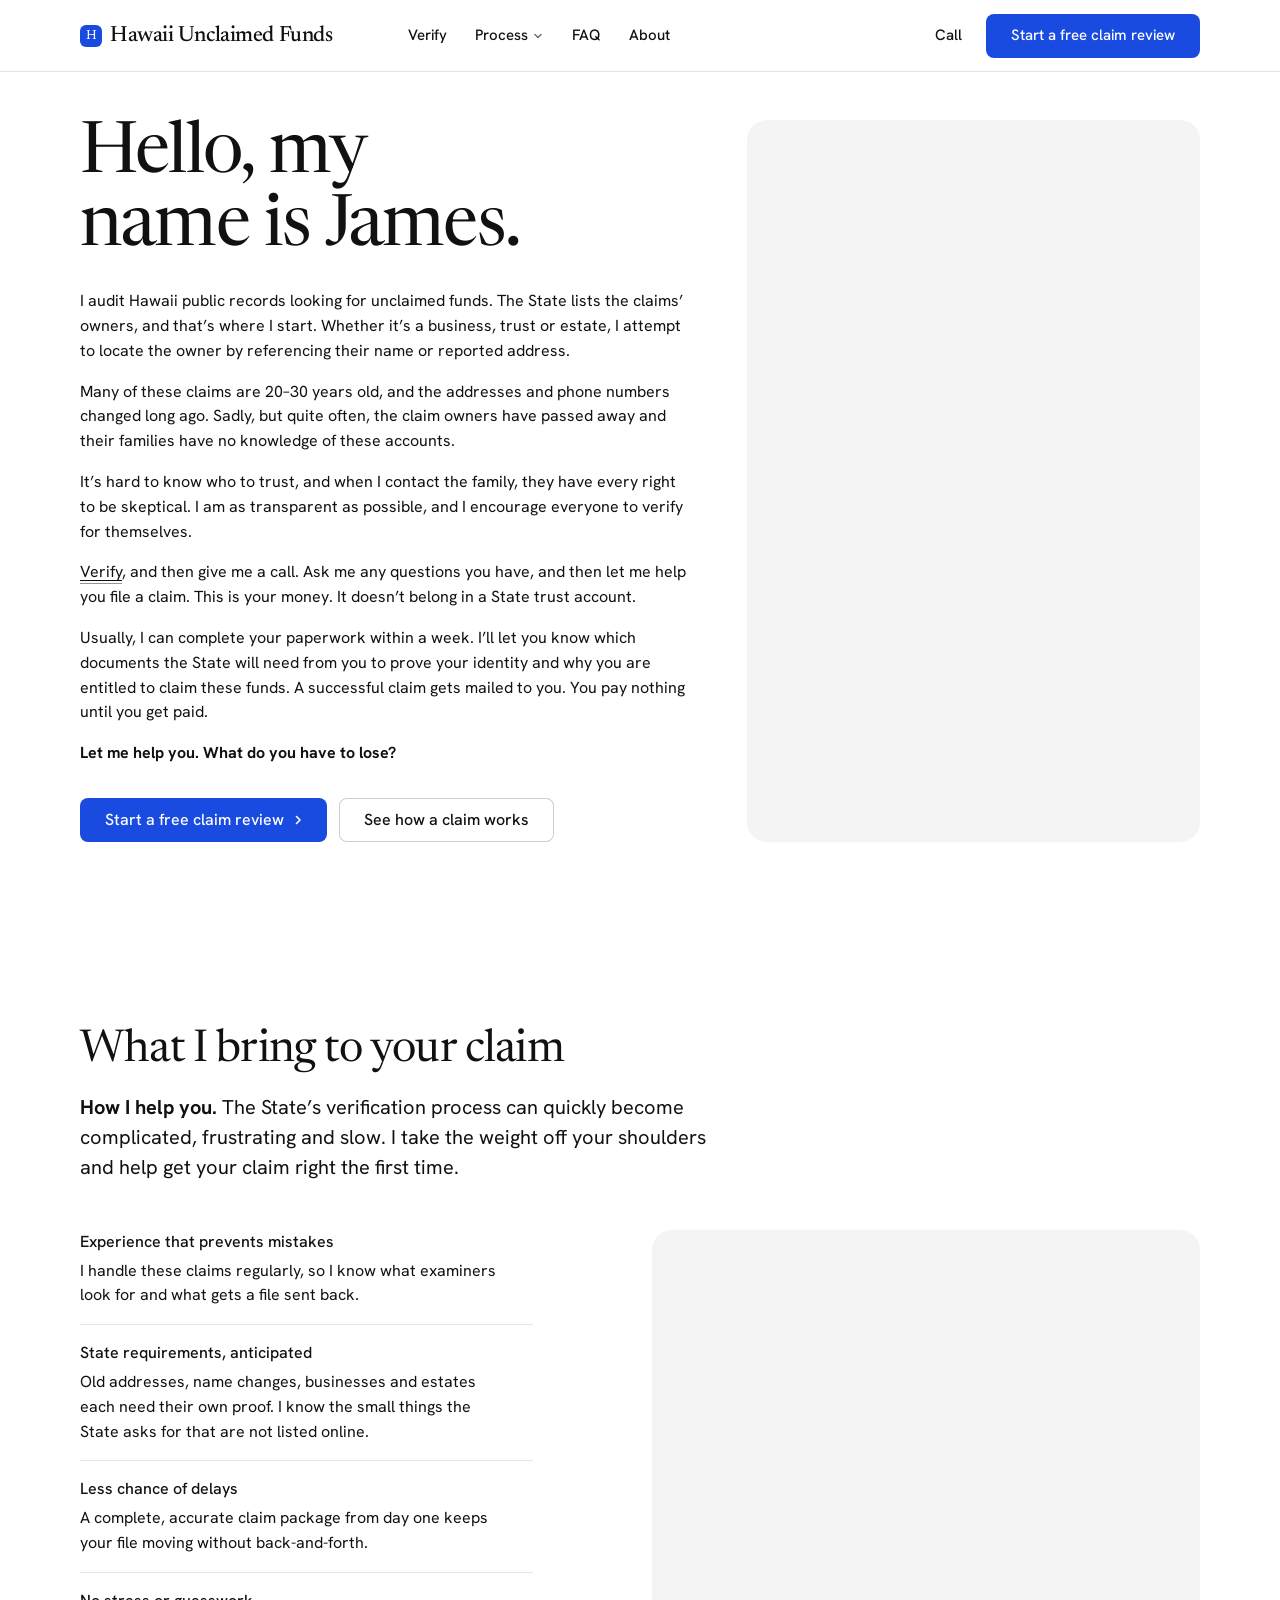
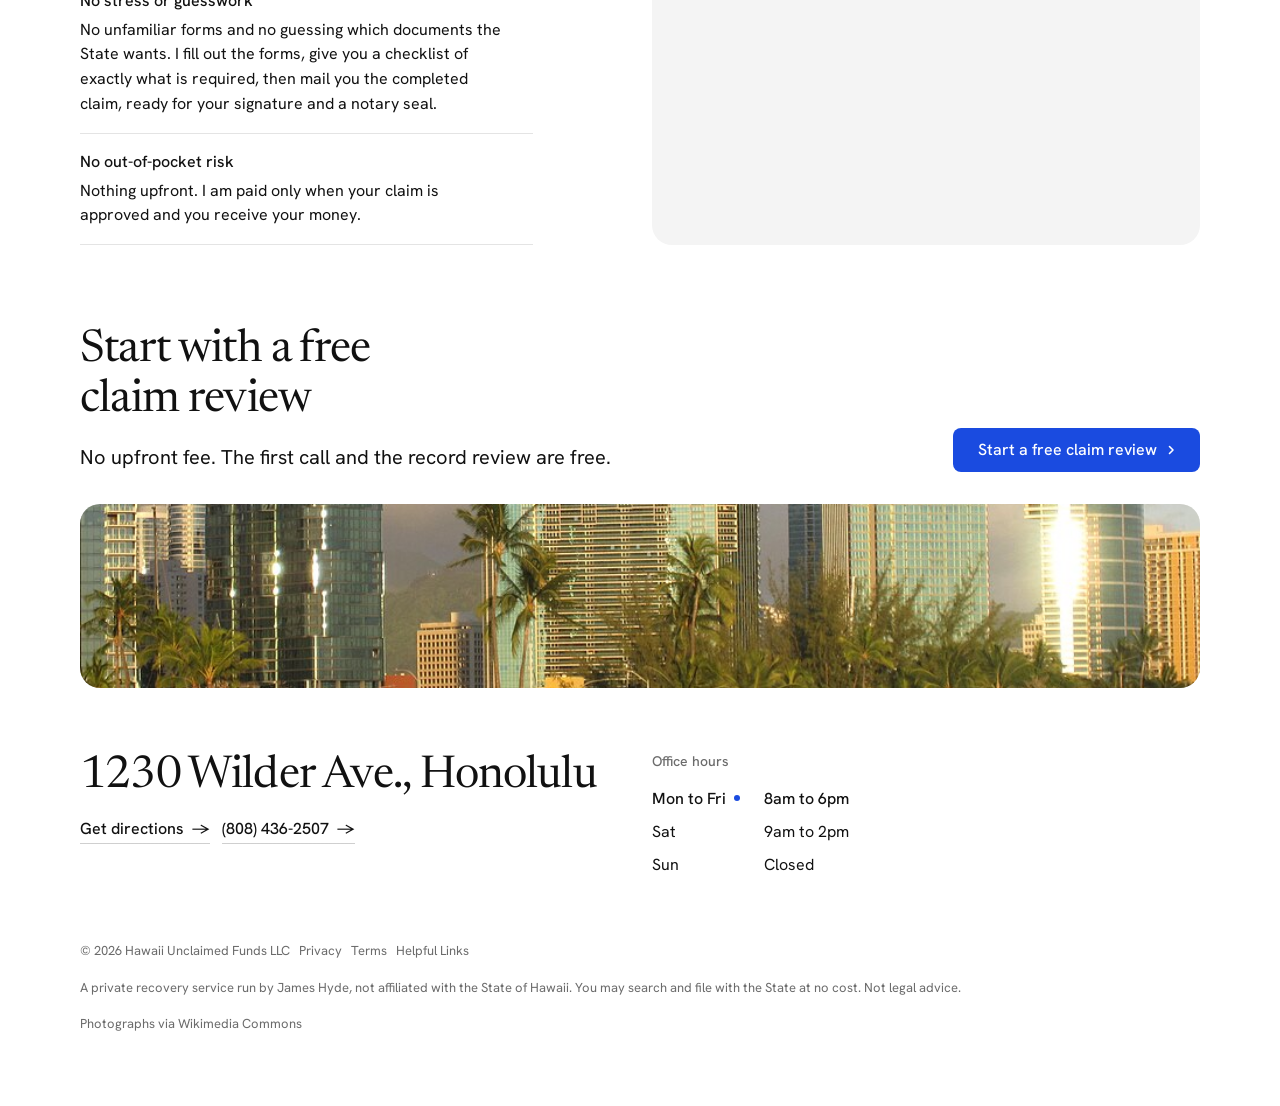
<file: why-use-us.html>
<!doctype html>
<html lang="en" data-type="service" data-radius="soft" data-buttons="solid" data-motion>
<head>
<meta charset="utf-8">
<meta name="viewport" content="width=device-width, initial-scale=1, viewport-fit=cover">
<title>Why work with me to file your claim? | Hawaii Unclaimed Funds LLC</title>
<meta name="description" content="How James Hyde prepares State of Hawaii unclaimed property claims to avoid mistakes and delays, the claims he handles most, and how the contingency fee works.">
<meta name="robots" content="index, follow">
<link rel="canonical" href="https://hawaiiunclaimedfunds.com/why-use-us.html">
<meta property="og:type" content="website">
<meta property="og:title" content="Why work with me to file your Hawaii unclaimed property claim?">
<meta property="og:description" content="A complete claim package from day one, no upfront cost, and the State pays you directly.">
<meta property="og:url" content="https://hawaiiunclaimedfunds.com/why-use-us.html">
<meta property="og:image" content="https://hawaiiunclaimedfunds.com/share.jpg">
<meta name="twitter:card" content="summary_large_image">
<link rel="icon" href="favicon.svg" type="image/svg+xml">
<meta name="theme-color" content="#ffffff">
<meta name="site-kind" content="other">
<meta name="page-type" content="service">
<link rel="preconnect" href="https://fonts.googleapis.com">
<link rel="preconnect" href="https://fonts.gstatic.com" crossorigin>
<link href="https://fonts.googleapis.com/css2?family=Newsreader:opsz,wght@6..72,400..700&family=Hanken+Grotesk:wght@400..600&display=swap" rel="stylesheet">
<link rel="stylesheet" href="assets/system.css">
<link rel="stylesheet" href="assets/ui/cards.css">
<link rel="stylesheet" href="assets/motion/motion.css">
<link rel="stylesheet" href="assets/backgrounds/backgrounds.css">
<link rel="stylesheet" href="assets/layout/layout.css">
<link rel="stylesheet" href="assets/icons/icon.css">
<style>
:root {
  --p-bg: #ffffff; --p-surface: #f4f4f4; --p-ink: #111111; --p-muted: #6b6b6b;
  --p-accent: #1a4be0; --p-accent-ink: #ffffff; --p-action: #1a4be0; --p-action-ink: #ffffff;
  --p-inv-bg: #111111; --p-inv-surface: #1e1e1e; --p-inv-ink: #ffffff; --p-inv-muted: #9a9a9a;
  --p-inv-accent: #ffffff; --p-inv-accent-ink: #111111; --p-inv-action: #ffffff; --p-inv-action-ink: #111111;
  --font-display: "Newsreader", Georgia, serif;
  --font-text: "Hanken Grotesk", system-ui, sans-serif;
  --display-weight: 400;
  --display-tracking: -0.018em;
  --display-tracking-xl: -0.025em;
  --ly-scale: 1.06;
}
</style>
<style>
  /* the hero holds James's letter: it grows to fit it, the text at reading size */
  main > section.hero { height: auto; min-height: 100svh; }
  .hero__letter { max-width: 68ch; }
  .hero__letter > p + p { margin-top: var(--s-4); }
  @media (max-width: 1023px) { .hero__text.span-7, .hero__media.span-5 { grid-column: 1 / -1; } }
  picture.frame__img > img { display: block; width: 100%; height: 100%; object-fit: cover; }
  @media (min-width: 640px) and (max-width: 1023px) {
    #contact .closing__links .grid > div { grid-column: auto / span 6; }
  }
  @media (min-width: 640px) and (max-width: 799px) { #reasons .grid.fill > .frame--fill { flex: 1 1 0; min-height: 120px; } }
  /* a short desktop window (a laptop): sections grow to fit what they hold instead of overlapping */
  @media (min-width: 1024px) and (max-height: 860px) {
    main > section:not(.hero), footer.closing { height: auto; min-height: 100svh; }
    main > section .wrap > .grid.fill { flex: none; }
    main > section .wrap > .frame.fill { flex: none; min-height: 360px; }
    footer.closing .close__media { flex: none; height: 240px; }
  }
</style>
<script>document.documentElement.classList.add('m-enter');setTimeout(()=>document.documentElement.classList.add('m-enter-done'),700)</script>
<script src="assets/backgrounds/backgrounds.js"></script>
</head>
<body>
<header class="nav">
  <div class="wrap nav__bar">
    <a class="skip-link" href="#top">Skip to content</a>
    <a class="nav__logo" href="index.html"><span class="mark mark--initial" aria-hidden="true">H</span>Hawaii Unclaimed Funds</a>
    <nav class="nav__links" aria-label="Main">
      <div class="nav__item"><a class="nav__link" href="verify.html">Verify</a></div>
      <div class="nav__item">
        <a class="nav__link" href="how-it-works.html">Process <svg class="chev" viewBox="0 0 12 12" aria-hidden="true"><path d="M3 4.5l3 3 3-3" fill="none" stroke="currentColor" stroke-width="1.5" stroke-linecap="round" stroke-linejoin="round"/></svg></a>
        <div class="nav__menu">
          <div class="wrap grid">
            <div class="menu-col span-3">
              <p class="t-label">Before you call</p>
              <a href="verify.html">Verify a letter<span>Check my letter yourself</span></a>
              <a href="faq.html">Questions<span>Fees, letters and the State</span></a>
              <a href="contact.html">Contact<span>Phone, form and office hours</span></a>
              <a href="links.html">Helpful links<span>Official State sources</span></a>
            </div>
            <div class="menu-col span-3">
              <p class="t-label">Working with me</p>
              <a href="unclaimed-funds.html">Unclaimed funds<span>What the State holds, and why</span></a>
              <a href="how-it-works.html">How a claim works<span>From record to payment</span></a>
              <a href="why-use-us.html" aria-current="page">Why use me<span>When help is worth the fee</span></a>
              <a href="index.html#estates">Estate claims<span>Heirs, executors and trustees</span></a>
            </div>
            <a class="menu-card span-3 start-10" href="index.html#estates">
              <div class="panel"><img class="frame__img" src="assets/img/photo-f24475818-500.jpg" alt="Green coastline and surf on the south shore of Maui" width="500" height="289" data-source="stand-in" data-subject="Maui"></div>
              <span class="t-card">Estate and trust claims</span>
              <span class="t-small muted">What the State asks heirs for</span>
            </a>
          </div>
        </div>
      </div>
      <div class="nav__item"><a class="nav__link" href="faq.html">FAQ</a></div>
      <div class="nav__item"><a class="nav__link" href="about.html">About</a></div>
    </nav>
    <div class="nav__actions">
      <a class="nav__link" href="tel:+18084362507" aria-label="Call the office">Call</a>
      <a class="btn btn--primary" href="contact.html">Start a free claim review</a>
    </div>
    <button class="nav__toggle" type="button" aria-expanded="false" aria-label="Menu">
      <svg width="18" height="18" viewBox="0 0 18 18" aria-hidden="true"><path d="M2 5h14M2 13h14" stroke="currentColor" stroke-width="1.6" stroke-linecap="round"/></svg>
    </button>
  </div>
</header>

<main id="top">
  <section class="hero hero--split" data-enter aria-labelledby="hero-h">
    <div class="wrap"><div class="hero-text grid hero__grid">
      <div class="hero__text span-7">
        <h1 id="hero-h">Hello, my name is James.</h1>
        <div class="hero__letter">
          <p>I audit Hawaii public records looking for unclaimed funds. The State lists the claims’ owners, and that’s where I start. Whether it’s a business, trust or estate, I attempt to locate the owner by referencing their name or reported address.</p>
          <p>Many of these claims are 20–30 years old, and the addresses and phone numbers changed long ago. Sadly, but quite often, the claim owners have passed away and their families have no knowledge of these accounts.</p>
          <p>It’s hard to know who to trust, and when I contact the family, they have every right to be skeptical. I am as transparent as possible, and I encourage everyone to verify for themselves.</p>
          <p><a href="verify.html" style="color: inherit; text-decoration: underline; text-underline-offset: 3px">Verify</a>, and then give me a call. Ask me any questions you have, and then let me help you file a claim. This is your money. It doesn’t belong in a State trust account.</p>
          <p>Usually, I can complete your paperwork within a week. I’ll let you know which documents the State will need from you to prove your identity and why you are entitled to claim these funds. A successful claim gets mailed to you. You pay nothing until you get paid.</p>
          <p><strong>Let me help you. What do you have to lose?</strong></p>
        </div>
        <div class="btn-row">
          <a class="btn btn--primary" href="contact.html">Start a free claim review<svg class="m-arrow" viewBox="0 0 12 12" aria-hidden="true"><path class="m-arrow__stem" d="M1 6h8"/><path class="m-arrow__head" d="M4.5 2.5 8 6l-3.5 3.5"/></svg></a>
          <a class="btn btn--secondary" href="how-it-works.html">See how a claim works</a>
        </div>
      </div>
      <div class="hero__media span-5 start-8">
        <picture>
          <source media="(max-width: 639px)" srcset="assets/img/james-hyde-700.jpg">
          <img src="assets/img/james-hyde.jpg" alt="James Hyde, who runs Hawaii Unclaimed Funds LLC, in a navy jacket and white shirt" width="1122" height="1402" style="--ly-pos: 50% 22%" fetchpriority="high" data-source="client" data-subject="James Hyde">
        </picture>
      </div>
    </div></div>
  </section>

  <section class="section" id="reasons" style="--hm: 2" aria-labelledby="reasons-h">
    <div class="wrap">
      <div class="section-head">
        <h2 id="reasons-h">What I bring to your claim</h2>
        <p><strong>How I help you.</strong> The State’s verification process can quickly become complicated, frustrating and slow. I take the weight off your shoulders and help get your claim right the first time.</p>
      </div>
      <div class="grid grid--top fill">
        <div class="span-5 stack-4">
          <ul class="rows">
            <li><span class="rows__name">Experience that prevents mistakes</span><p>I handle these claims regularly, so I know what examiners look for and what gets a file sent back.</p></li>
            <li><span class="rows__name">State requirements, anticipated</span><p>Old addresses, name changes, businesses and estates each need their own proof. I know the small things the State asks for that are not listed online.</p></li>
            <li><span class="rows__name">Less chance of delays</span><p>A complete, accurate claim package from day one keeps your file moving without back-and-forth.</p></li>
            <li><span class="rows__name">No stress or guesswork</span><p>No unfamiliar forms and no guessing which documents the State wants. I fill out the forms, give you a checklist of exactly what is required, then mail you the completed claim, ready for your signature and a notary seal.</p></li>
            <li><span class="rows__name">No out-of-pocket risk</span><p>Nothing upfront. I am paid only when your claim is approved and you receive your money.</p></li>
          </ul>
        </div>
        <div class="frame frame--photo frame--fill span-6 start-7">
          <img class="frame__img" src="assets/img/photo-c877.jpg" srcset="assets/img/photo-c877-500.jpg 500w, assets/img/photo-c877-960.jpg 960w, assets/img/photo-c877.jpg 1280w" sizes="(max-width: 639px) 1280px, (max-width: 1279px) 100vw, 50vw" width="1280" height="853" alt="Stacks of old record books and folders seen from the side" loading="lazy" decoding="async" data-source="library-057" data-subject="records">
        </div>
      </div>
    </div>
  </section>

</main>

<footer class="footer closing footer--visit" id="contact" aria-labelledby="close-h">
  <div class="wrap">
    <div class="closing__cta close--photo">
      <div class="section-head--split">
        <div><h2 id="close-h">Start with a free claim review</h2><p class="t-lead">No upfront fee. The first call and the record review are free.</p></div>
        <a class="btn btn--primary" href="contact.html">Start a free claim review<svg class="m-arrow" viewBox="0 0 12 12" aria-hidden="true"><path class="m-arrow__stem" d="M1 6h8"/><path class="m-arrow__head" d="M4.5 2.5 8 6l-3.5 3.5"/></svg></a>
      </div>
      <div class="close__media"><img src="assets/img/photo-f136387480-960.jpg" srcset="assets/img/photo-f136387480-500.jpg 500w, assets/img/photo-f136387480-960.jpg 960w" sizes="(max-width: 639px) 720px, 100vw" width="960" height="539" alt="Honolulu towers and palms along the Kakaʻako waterfront in late afternoon light" loading="lazy" decoding="async" data-source="stand-in" data-subject="Honolulu"></div>
    </div>
    <div class="closing__links">
      <div class="grid">
        <div class="span-6 stack-4">
          <address class="footer__address">1230 Wilder Ave., Honolulu</address>
          <p><a class="link" href="https://www.openstreetmap.org/search?query=Wilder%20Avenue%20Honolulu">Get directions</a> &nbsp; <a class="link" href="tel:+18084362507">(808) 436-2507</a></p>
        </div>
        <div class="span-6 start-7 stack-4">
          <h3>Office hours</h3>
          <dl class="hours" data-tz="Pacific/Honolulu"><dt data-days="mon-fri">Mon to Fri</dt><dd>8am to 6pm</dd><dt data-days="sat">Sat</dt><dd>9am to 2pm</dd><dt data-days="sun">Sun</dt><dd>Closed</dd></dl>
        </div>
      </div>
      <div class="footer__legal">
        <span>&copy; 2026 Hawaii Unclaimed Funds LLC &nbsp; <a href="privacy.html">Privacy</a> &nbsp; <a href="terms.html">Terms</a> &nbsp; <a href="links.html">Helpful Links</a></span>
        <span>A private recovery service run by James Hyde, not affiliated with the State of Hawaii. You may search and file with the State at no cost. Not legal advice.</span>
        <a class="credits" href="credits.html">Photographs via Wikimedia Commons</a>
      </div>
    </div>
  </div>
</footer>

<nav class="actionbar" aria-label="Quick actions">
  <a class="btn btn--primary" href="contact.html">Start a free claim review</a>
</nav>

<script type="module" src="assets/system.js"></script>
<script type="module" src="assets/motion/motion.js"></script>
<script type="module" src="assets/layout/layout.js"></script>
<script src="script.js?v=20261115"></script>
</body>
</html>
</file>
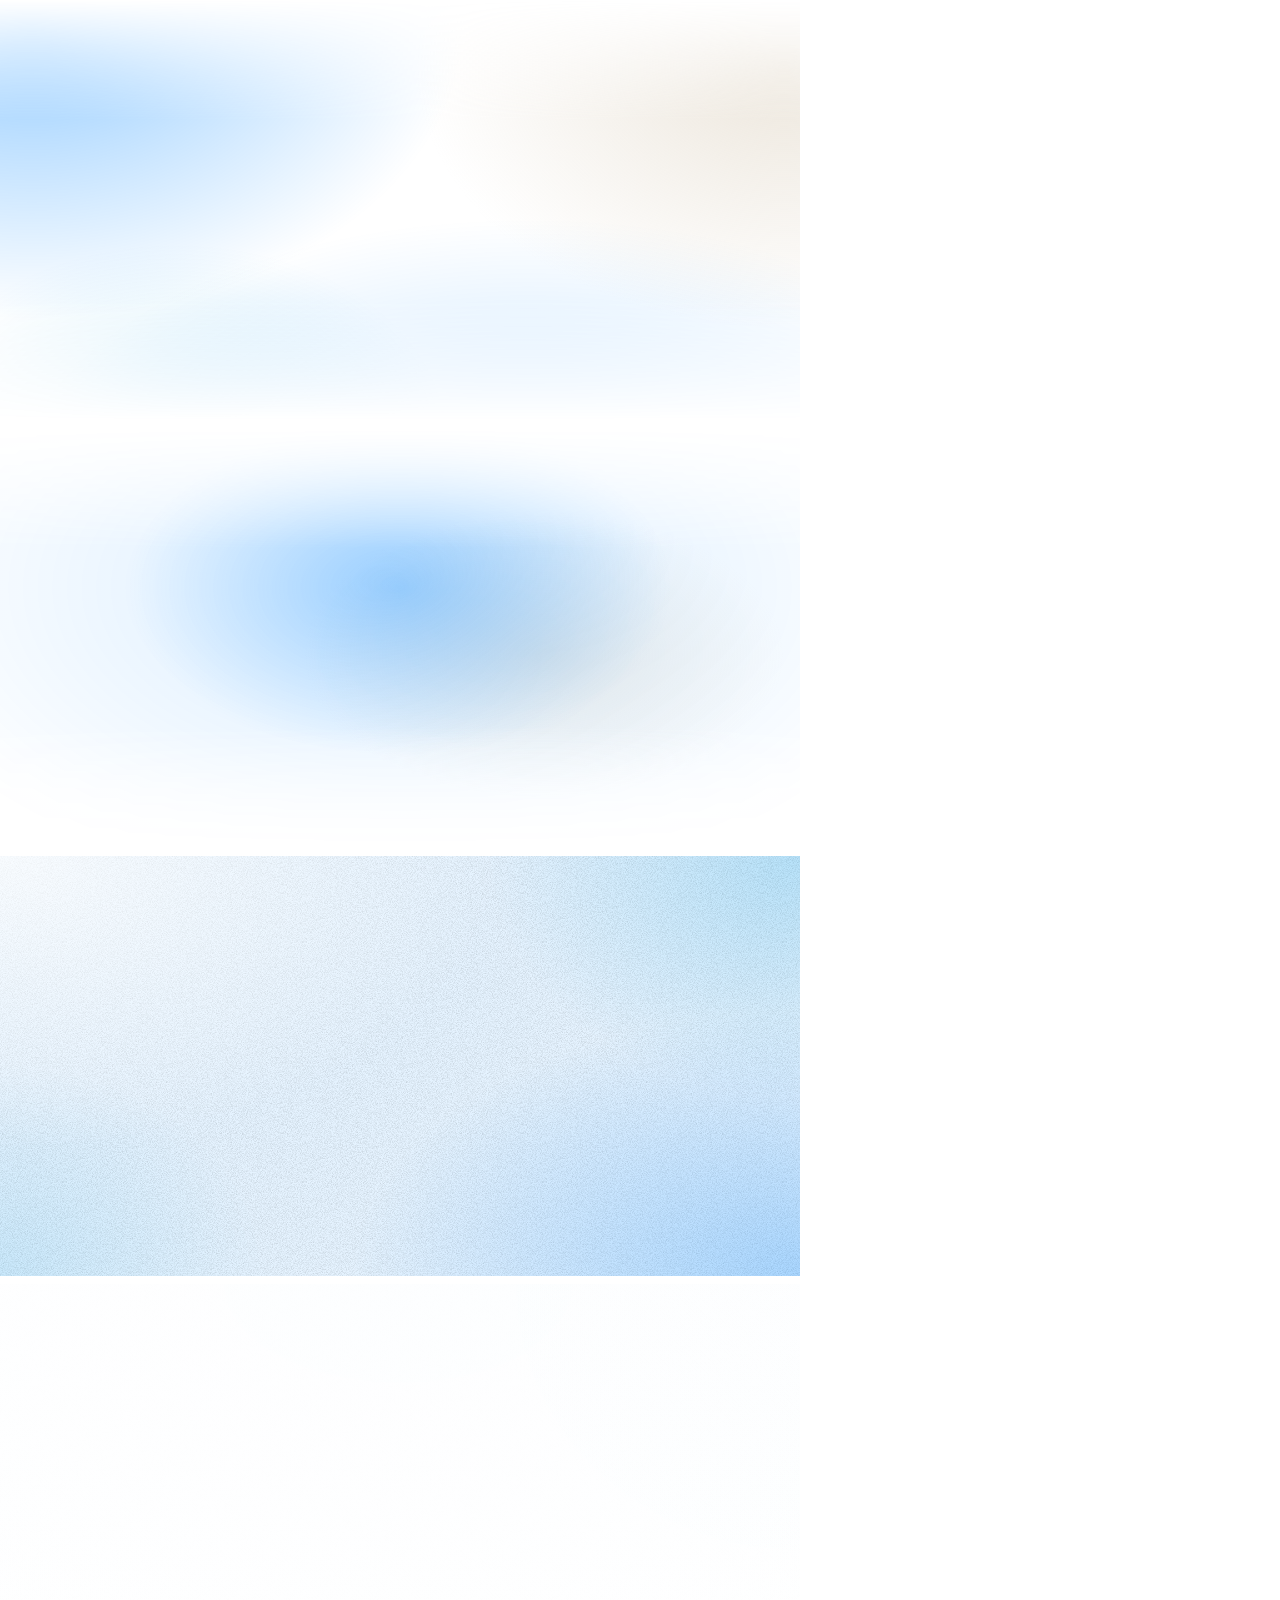
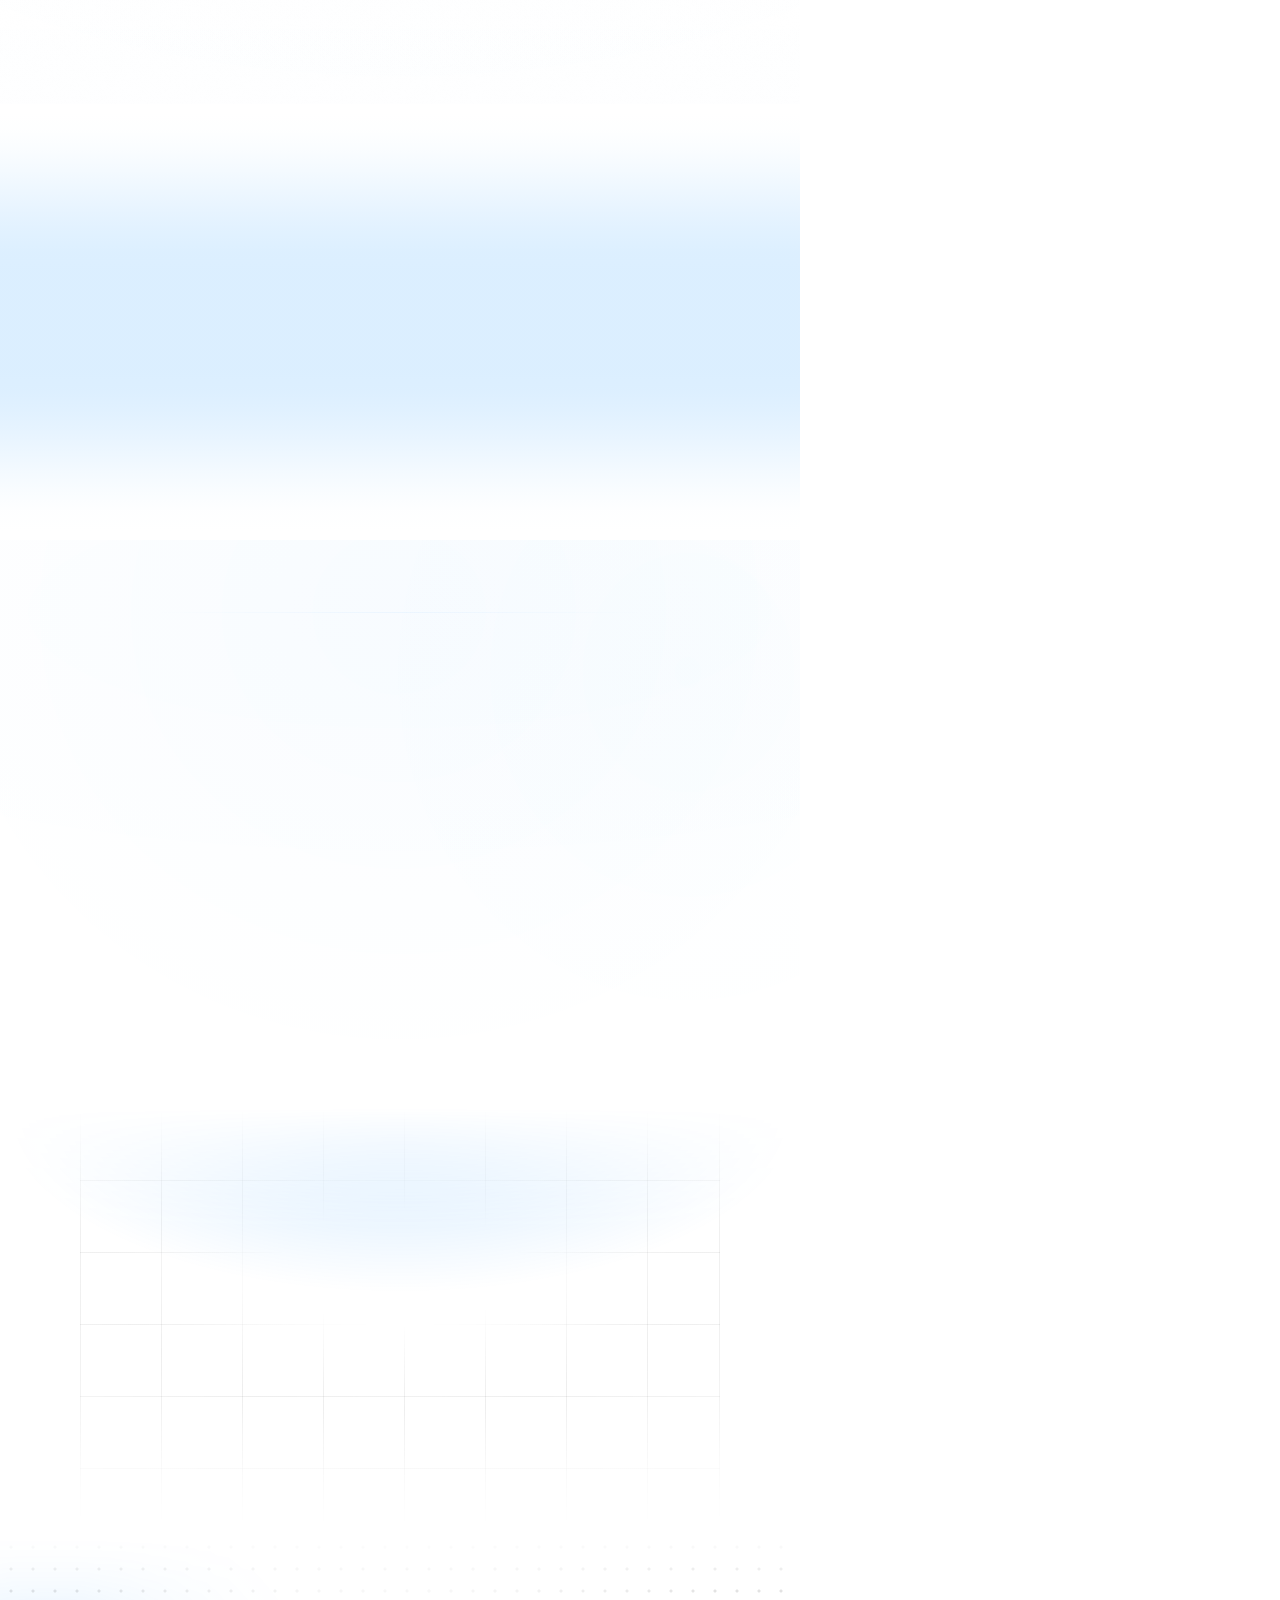
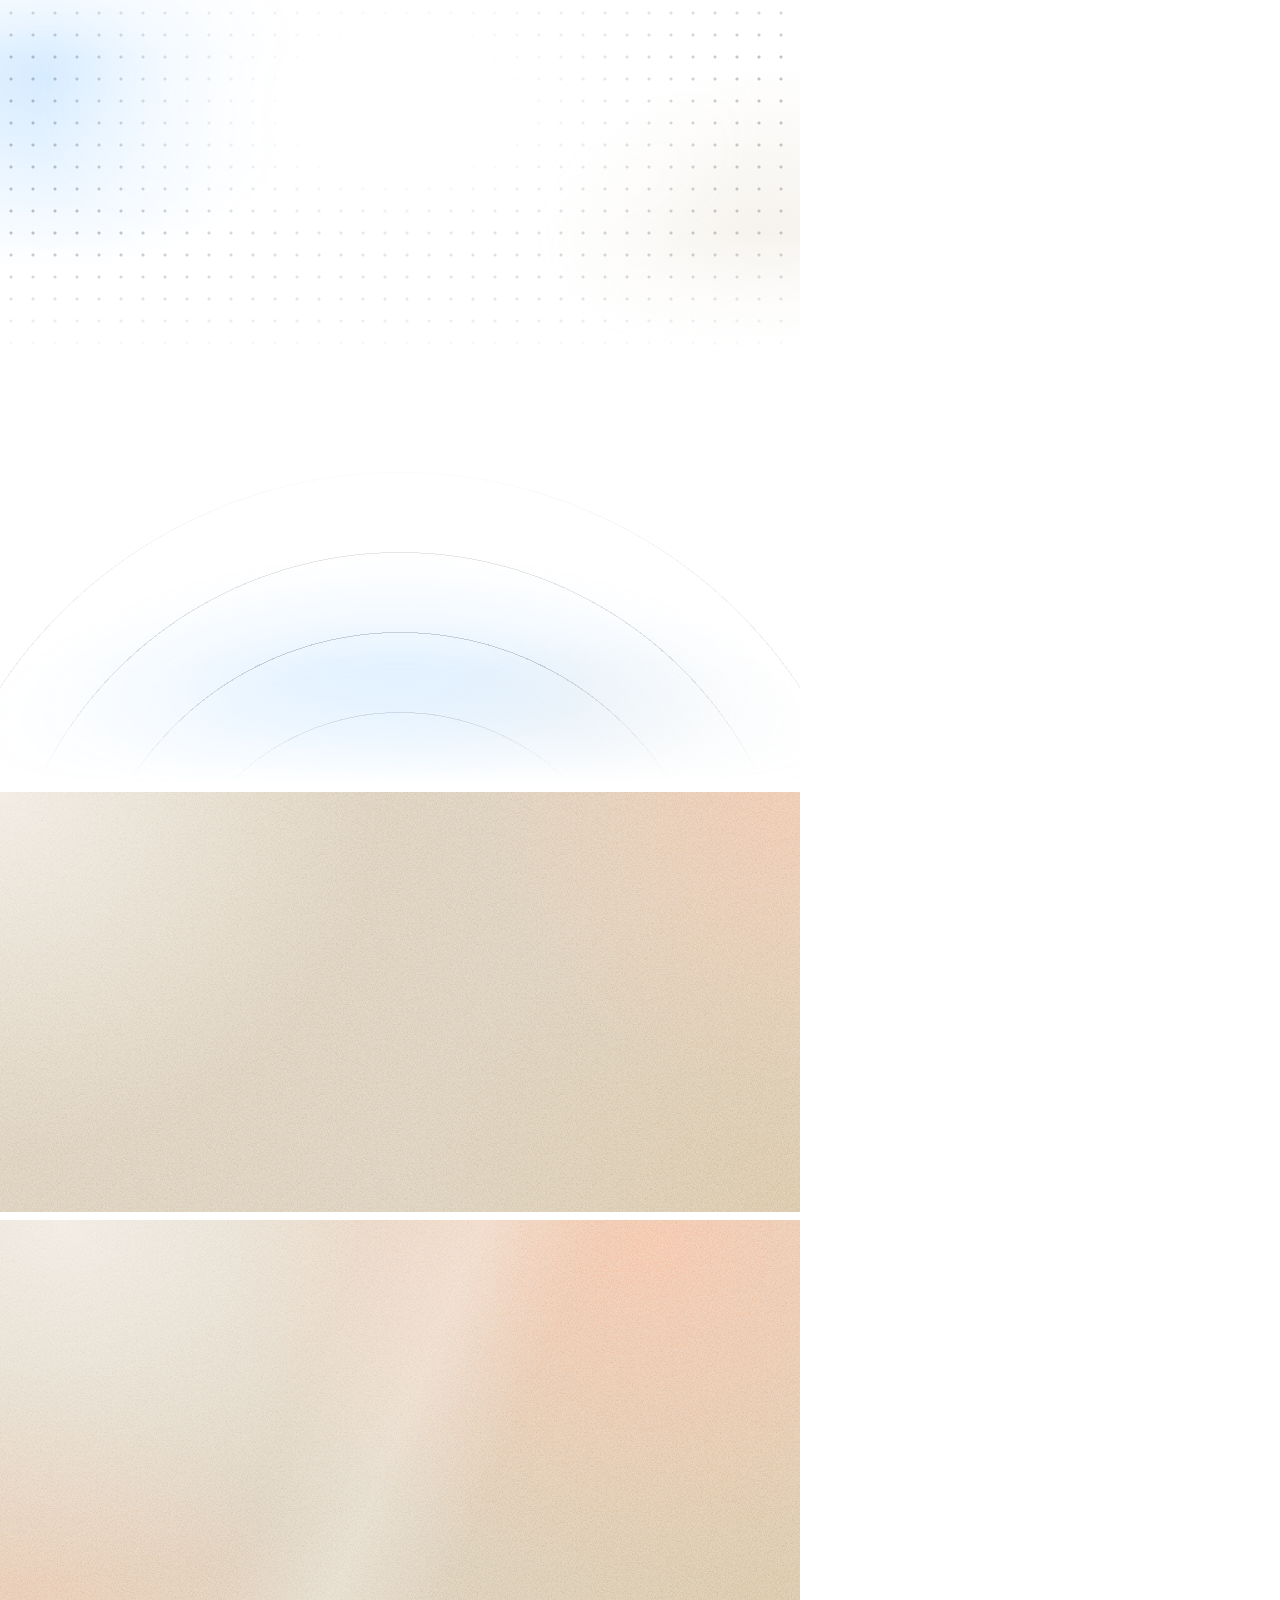
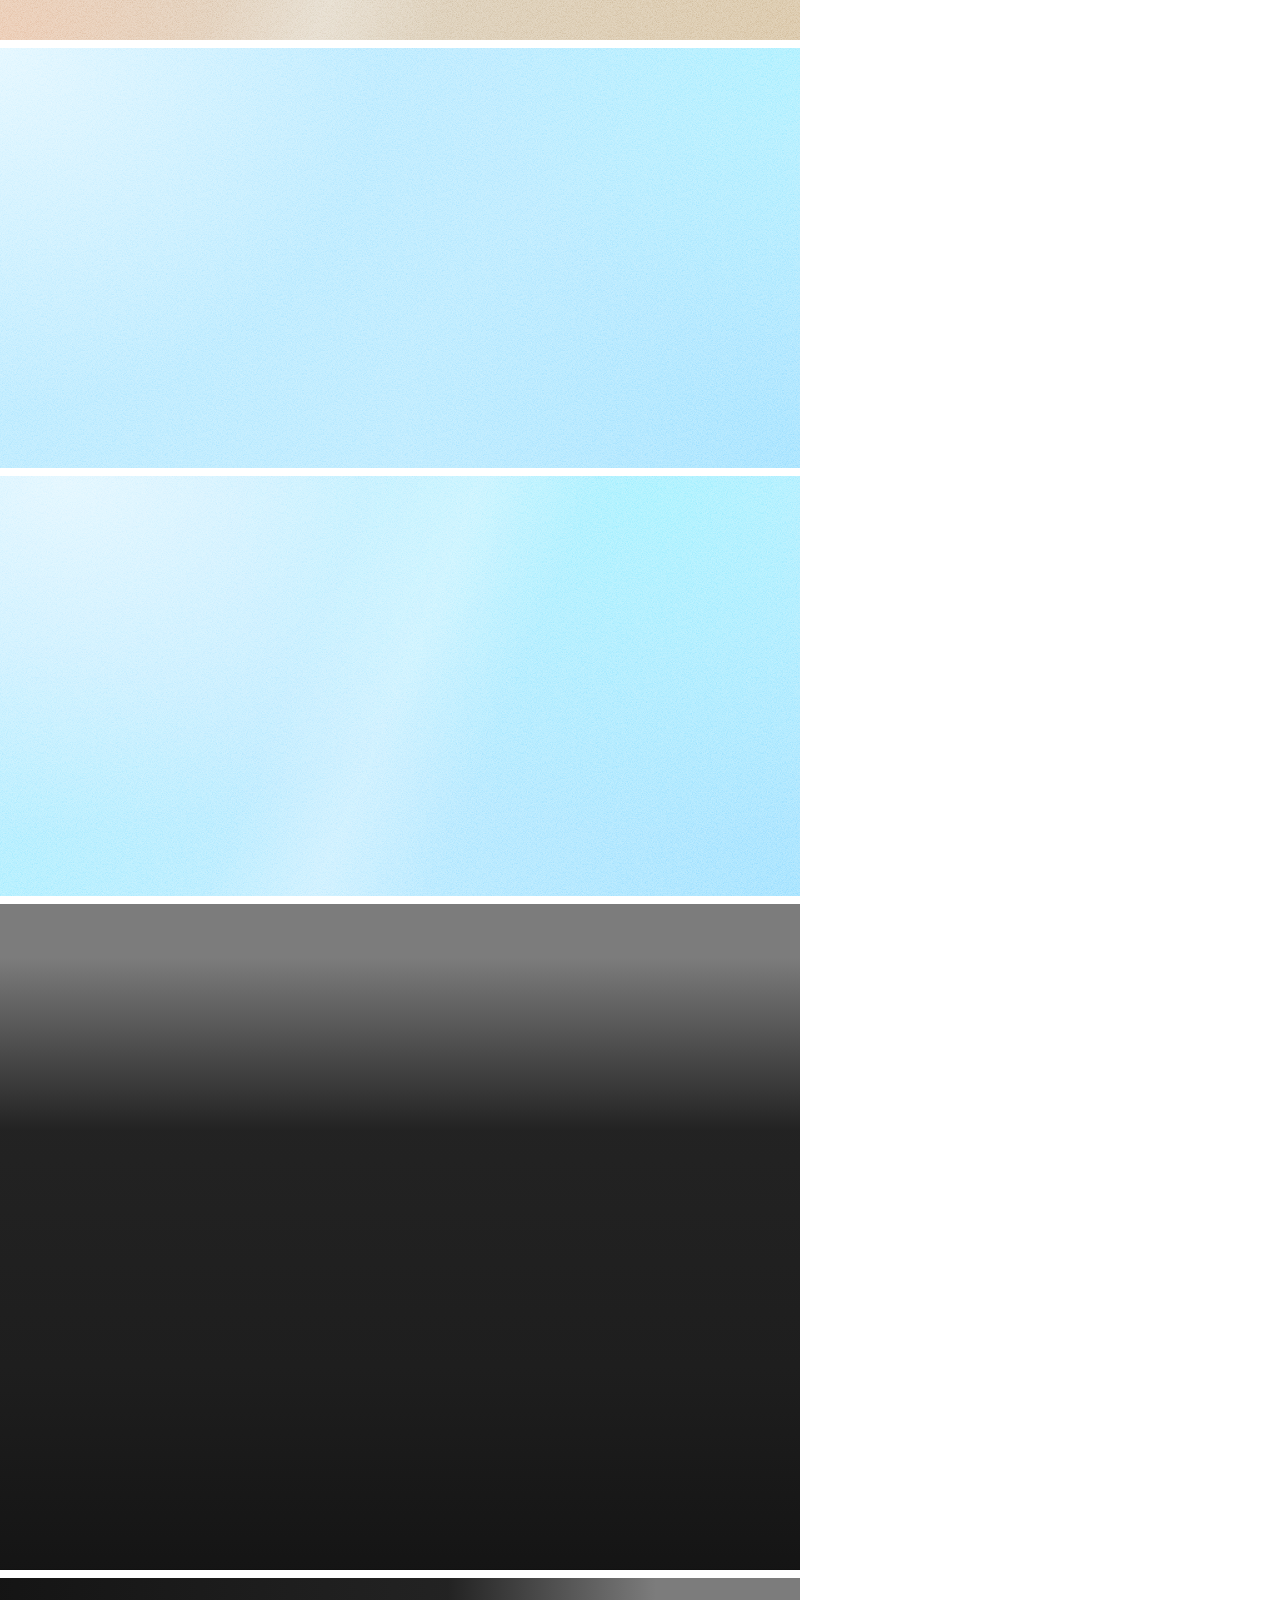
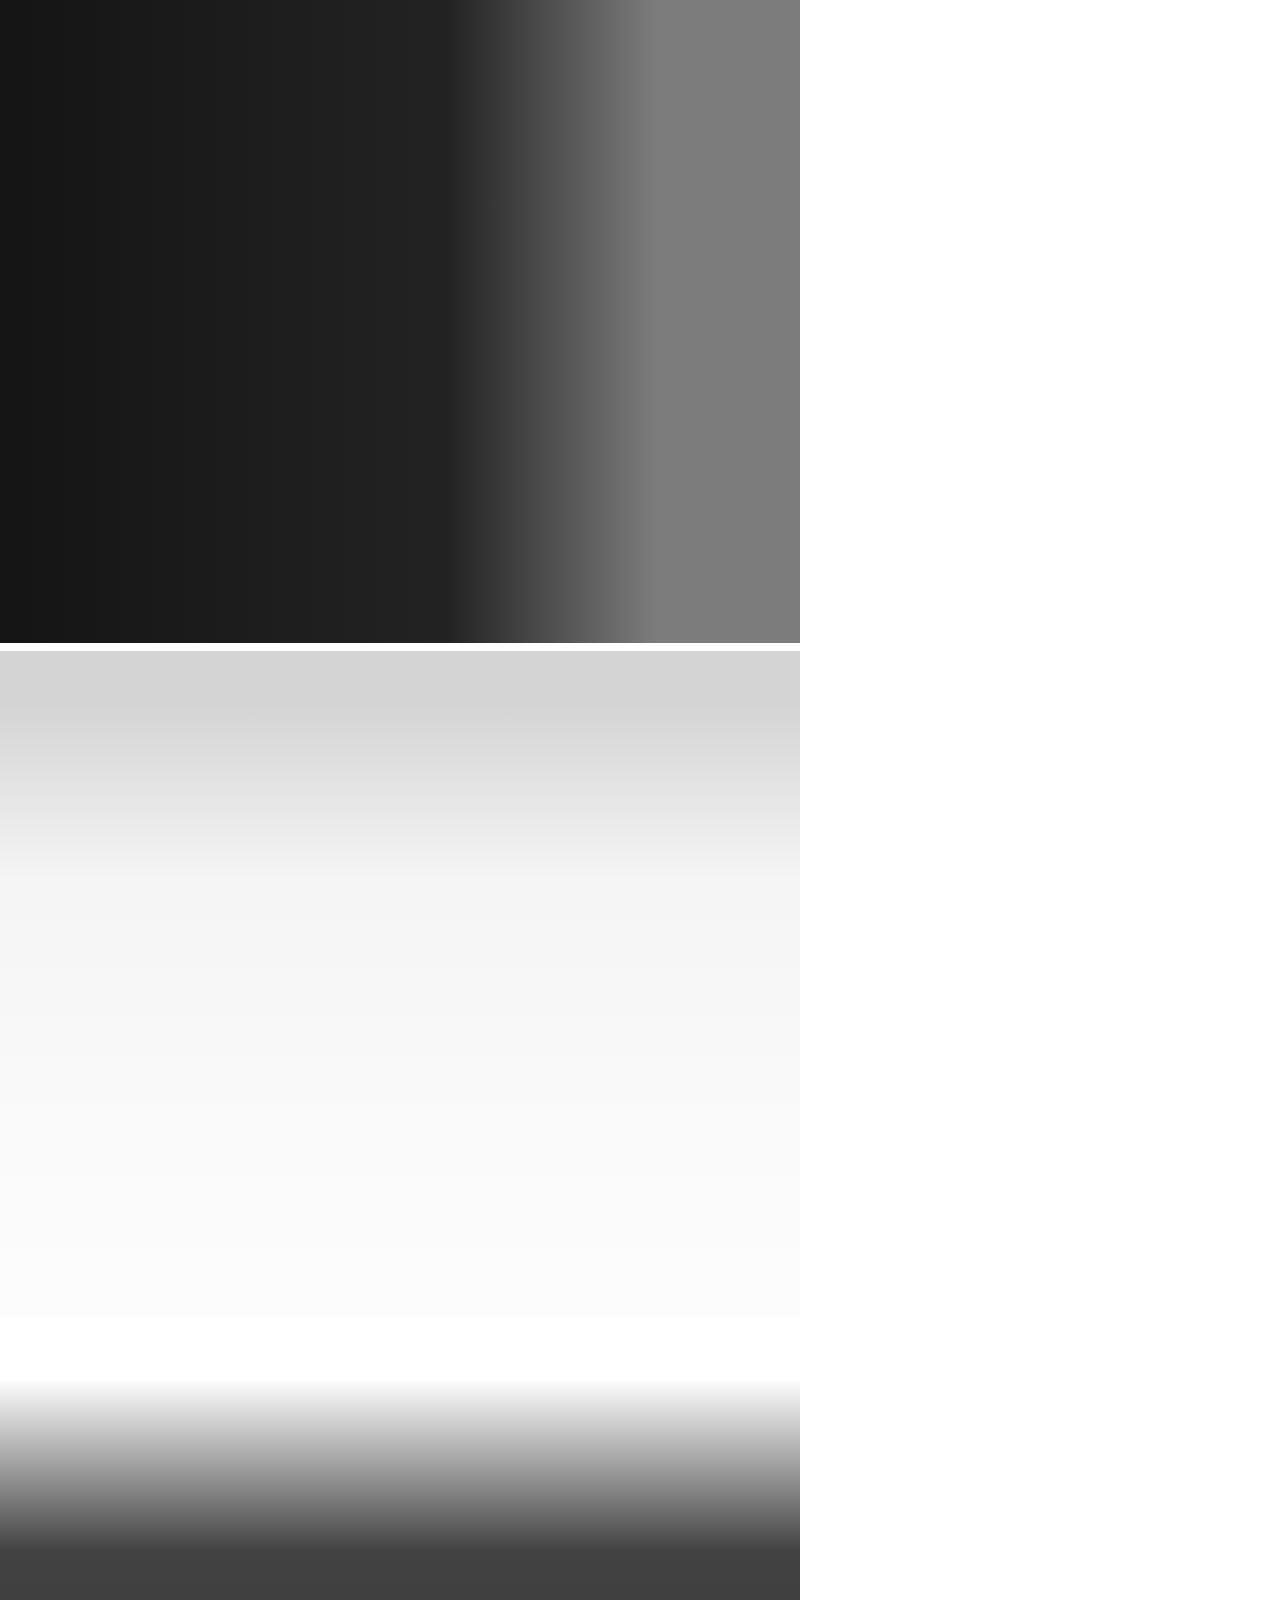
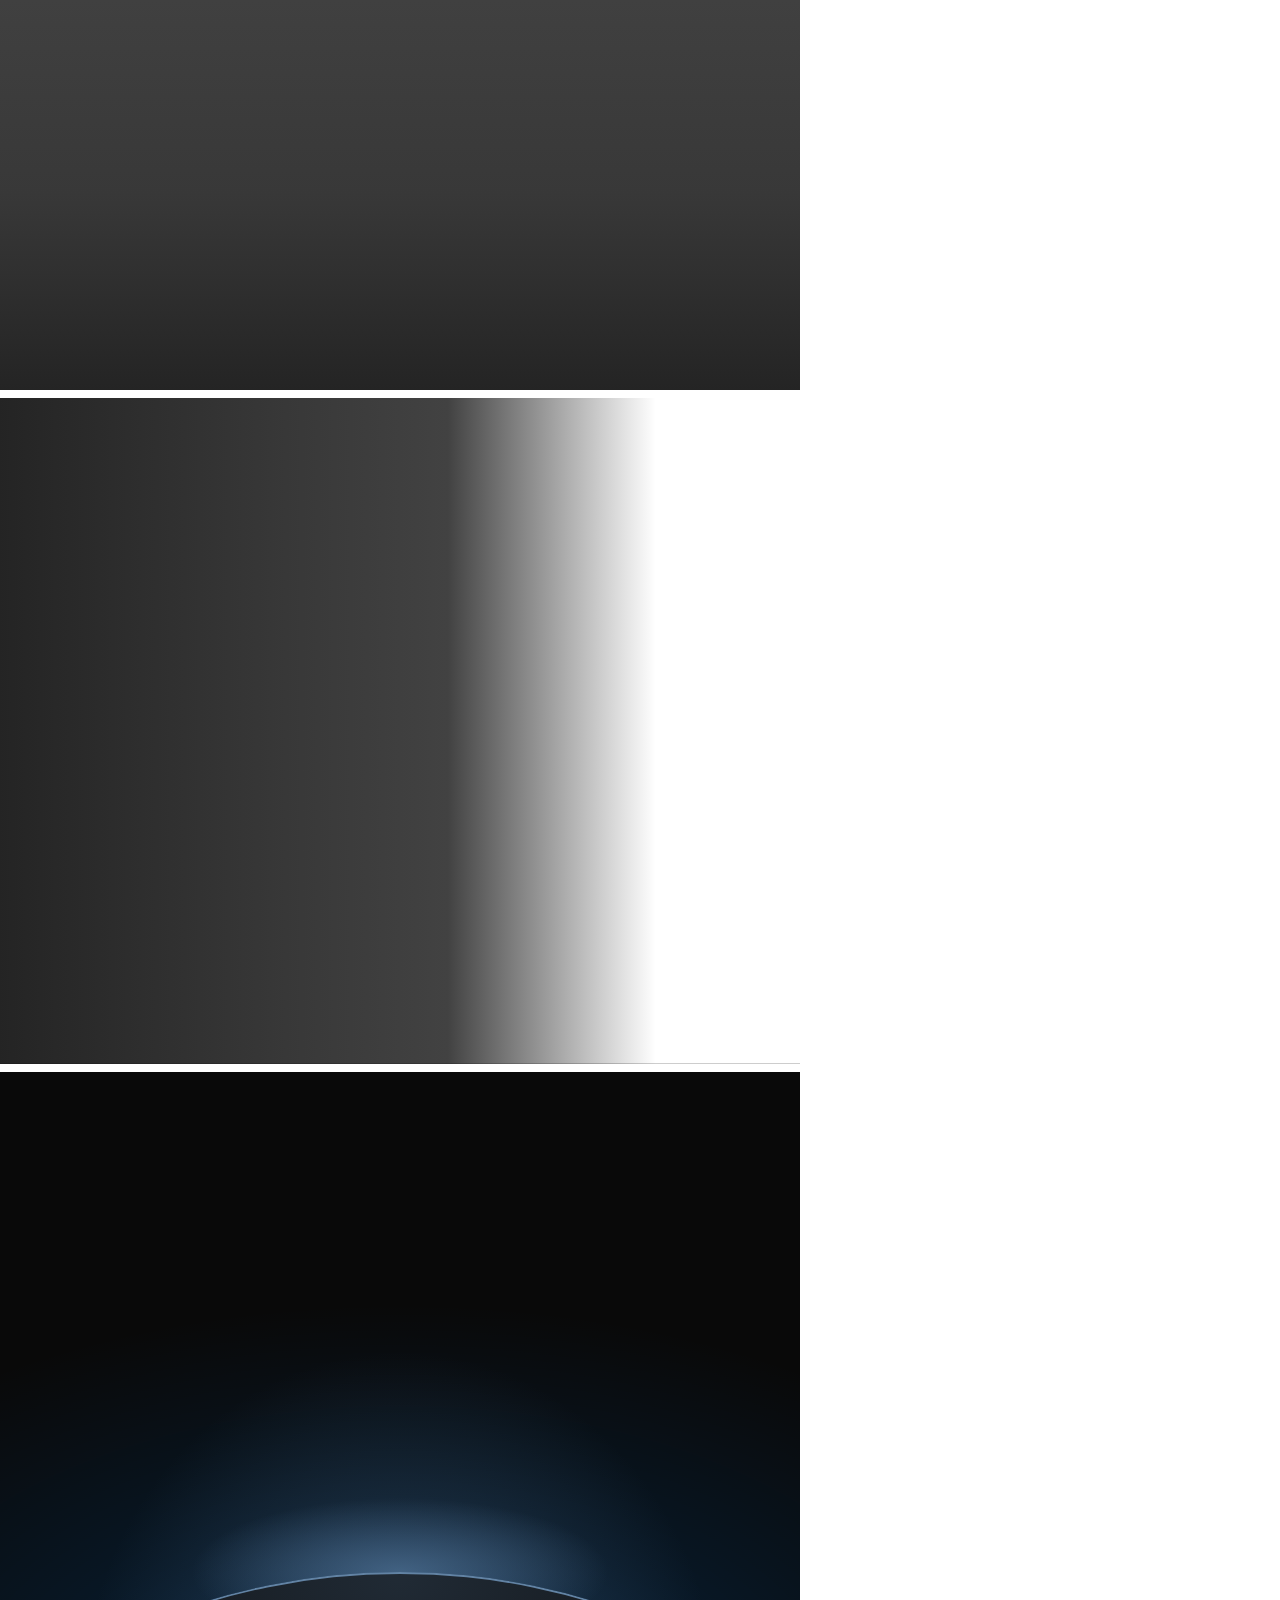
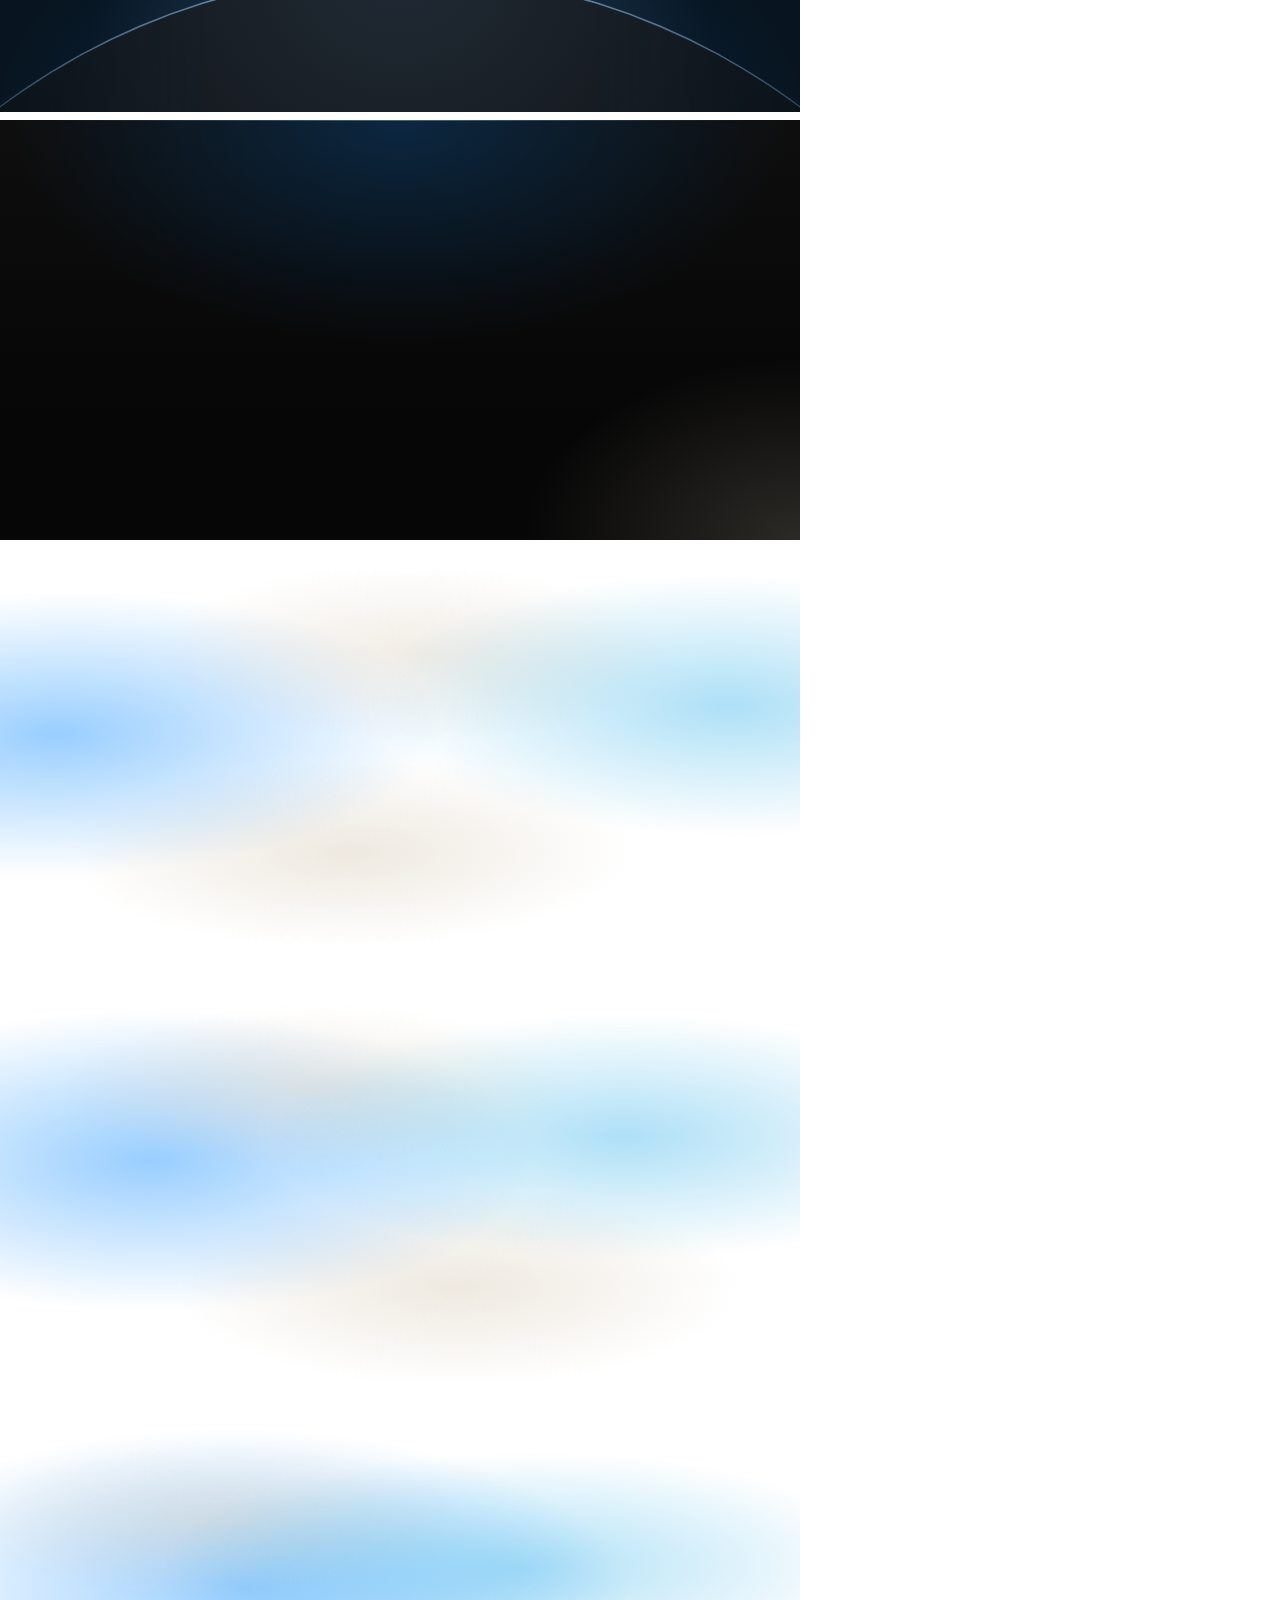
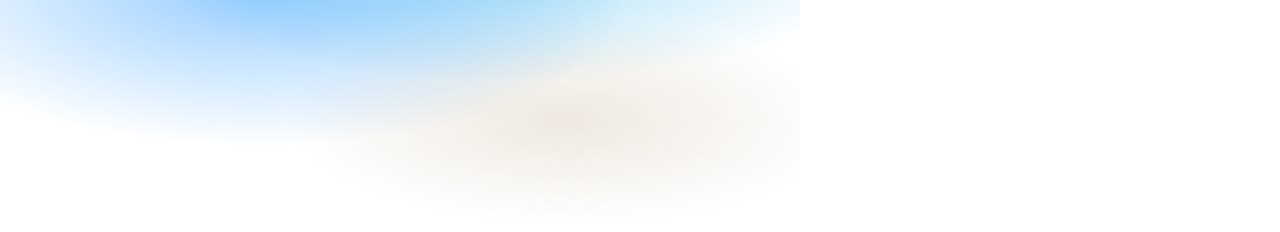
<file: assets/backgrounds/check.html>
<!doctype html>
<html lang="en" data-ground="sand">
<head>
<meta charset="utf-8">
<title>Backgrounds contrast check</title>
<!-- Every ground in a 800px box, for check.mjs: it sets a palette, screenshots the boxes and measures
     the ink and muted contrast on every pixel of each ground's text zone (index.json). The photograph
     grounds sit on a flat grey picture: #7c7c7c for the dark scrim, #d4d4d4 for the light one; and the worst case of the dark scrim: a white
     picture (white words on it). The light scrim is for pale photographs only. -->
<link rel="stylesheet" href="../system.css">
<link rel="stylesheet" href="backgrounds.css">
<style>body { margin: 0; width: 800px; } .box { width: 800px; margin: 0 0 8px; padding: 24px; font-size: 20px; } .pi, .pm { visibility: hidden; } .pi { color: var(--ink); } .pm { color: var(--muted); }  /* the liquid blobs held at the start, the middle and the end of their drift (the keyframes in backgrounds.css), so the text zone is measured where they stand under it */
  .at-start::before { animation: none; transform: translate3d(-7%, 0, 0) skewX(-7deg) scaleY(.94); } .at-start::after { animation: none; transform: translate3d(8%, 0, 0) skewX(6deg) scaleY(1.04); }
  .at-mid::before { animation: none; transform: translate3d(.5%, 0, 0) skewX(-.5deg) scaleY(.995); } .at-mid::after { animation: none; transform: translate3d(-.5%, 0, 0) scaleY(.98); }
  .at-end::before { animation: none; transform: translate3d(8%, 0, 0) skewX(6deg) scaleY(1.05); } .at-end::after { animation: none; transform: translate3d(-9%, 0, 0) skewX(-6deg) scaleY(.92); }
</style>
<script src="backgrounds.js" defer></script>
</head>
<body>
<div class="bg-mist box" data-g="mist" style="height:420px"><span class="pi">Ink</span> <span class="pm">Muted</span></div>
<div class="bg-halo box" data-g="halo" style="height:420px"><span class="pi">Ink</span> <span class="pm">Muted</span></div>
<div class="bg-grain box" data-g="grain" style="height:420px"><span class="pi">Ink</span> <span class="pm">Muted</span></div>
<div class="bg-paper box" data-g="paper" style="height:420px"><span class="pi">Ink</span> <span class="pm">Muted</span></div>
<div class="bg-dusk box" data-g="dusk" style="height:420px"><span class="pi">Ink</span> <span class="pm">Muted</span></div>
<div class="bg-topglow box" data-g="topglow" style="height:560px"><span class="pi">Ink</span> <span class="pm">Muted</span></div>
<div class="bg-ruled box" data-g="ruled" style="height:420px"><span class="pi">Ink</span> <span class="pm">Muted</span></div>
<div class="bg-dots box" data-g="dots" style="height:420px"><span class="pi">Ink</span> <span class="pm">Muted</span></div>
<div class="bg-arcs box" data-g="arcs" style="height:420px"><span class="pi">Ink</span> <span class="pm">Muted</span></div>
<div class="bg-band box" data-g="band" style="height:420px"><span class="pi">Ink</span> <span class="pm">Muted</span></div>
<div class="bg-field box" data-g="field" style="height:420px"><span class="pi">Ink</span> <span class="pm">Muted</span></div>
<div class="bg-band bg-tint box" data-g="band-tint" style="height:420px"><span class="pi">Ink</span> <span class="pm">Muted</span></div>
<div class="bg-field bg-tint box" data-g="field-tint" style="height:420px"><span class="pi">Ink</span> <span class="pm">Muted</span></div>
<div class="bg-photo box" data-g="photo" style="height:520px;--g-photo:linear-gradient(#7c7c7c,#7c7c7c)"><span class="pi">Ink</span> <span class="pm">Muted</span></div>
<div class="bg-photo bg-photo--left box" data-g="photo-left" style="height:520px;--g-photo:linear-gradient(#7c7c7c,#7c7c7c)"><span class="pi">Ink</span> <span class="pm">Muted</span></div>
<div class="bg-photo bg-photo--light box" data-g="photo-light" style="height:520px;--g-photo:linear-gradient(#d4d4d4,#d4d4d4)"><span class="pi">Ink</span> <span class="pm">Muted</span></div>
<div class="bg-photo box" data-g="photo-white" style="height:520px;--g-photo:linear-gradient(#fff,#fff)"><span class="pi">Ink</span> <span class="pm">Muted</span></div>
<div class="bg-photo bg-photo--left box" data-g="photo-left-white" style="height:520px;--g-photo:linear-gradient(#fff,#fff)"><span class="pi">Ink</span> <span class="pm">Muted</span></div>
<div class="bg-horizon box" data-g="horizon" style="height:640px"><span class="pi">Ink</span> <span class="pm">Muted</span></div>
<div class="bg-deep box" data-g="deep" style="height:420px"><span class="pi">Ink</span> <span class="pm">Muted</span></div>
<div class="bg-liquid box at-start" data-g="liquid" data-no-pause style="height:420px"><span class="pi">Ink</span> <span class="pm">Muted</span></div>
<div class="bg-liquid box at-mid" data-g="liquid-mid" data-no-pause style="height:420px"><span class="pi">Ink</span> <span class="pm">Muted</span></div>
<div class="bg-liquid box at-end" data-g="liquid-end" data-no-pause style="height:420px"><span class="pi">Ink</span> <span class="pm">Muted</span></div>

</body>
</html>
</file>
<file: assets/system.css>
/*
  taste-skill system.css - the one system for the page. Link it first, then assets/ui/cards.css (the
  feature card, its panel and the fragment placements), then set the palette (--p-*), the fonts and
  the radius set on :root in the page (node scripts/start.mjs prints that block).
  Do not add a second grid, spacing scale, type scale, radius scale, button or card style.
*/

/* ---------------------------------------------------------------- tokens */
:root {
  /* palette (hex only; fx.js reads --bg --surface --ink --muted --accent --accent-ink) */
  --p-bg: #ffffff;
  --p-surface: #f4f4f4;
  --p-ink: #111111;
  --p-muted: #6b6b6b;
  --p-accent: #1a4be0;
  --p-accent-ink: #ffffff;
  --p-action: #1a4be0;      /* buttons, links, focus: the accent, or the ink when the accent is too pale */
  --p-action-ink: #ffffff;
  --p-inv-bg: #111111;
  --p-inv-surface: #1c1c1c;
  --p-inv-ink: #f4f4f4;
  --p-inv-muted: #a3a3a3;
  --p-inv-accent: #ffffff;
  --p-inv-accent-ink: #111111;
  --p-inv-action: #ffffff;
  --p-inv-action-ink: #111111;
  /* the lit ground behind UI and in the closing band (references/cards.md), one per page, tech pages only
     (none on kind other, which is flat): <html data-ground="sand|sky|sage|painting">. system.js gives it to every ground
     that holds UI, on light and dark pages alike; --hue on one panel changes only its accent */
  --ground-bg: #d9ccb7; --ground-surface: #e9e0d2; --ground-ink: #2a2622; --ground-muted: #5a534a; --ground-accent: #a8794a;

  /* fonts */
  --font-display: system-ui, -apple-system, "Segoe UI", sans-serif;
  --font-text: system-ui, -apple-system, "Segoe UI", sans-serif;
  --font-mono: ui-monospace, "SFMono-Regular", Menlo, Consolas, monospace;
  --display-weight: 400;    /* headlines 400; 500 on a tech page (software, gaming, hardware) */
  --display-tracking: -0.025em;

  /* the page rhythm (references/layout-v4.md): one section per screen. The header is fixed and
     --nav tall; every section is padded --padt above and --padb (plus the phone action bar, --bar)
     below, and is exactly one or two screens tall (--h: 1 or 2; --hm on a phone). The hero's words
     start --hgap under the header and its content ends --hpadb above the fold. */
  --nav: 72px;
  --padt: 120px;
  --padb: 72px;
  --hgap: 48px;
  --hpadb: 64px;
  --bar: 0px;
  /* grid: one .wrap (alias .container) for the header, every section and the footer, the same
     --gut on both sides: 1280 wide at x 80-1360 at 1440, 342 at x 24-366 at 390 */
  --container: 1280px;
  --gut: 80px;
  --pad: var(--gut);
  --gutter: 24px;

  /* spacing: 4/8 scale */
  --s-1: 4px;  --s-2: 8px;  --s-3: 12px; --s-4: 16px; --s-5: 24px;
  --s-6: 32px; --s-7: 48px; --s-8: 64px; --s-9: 96px; --s-10: 128px;
  --section: 40px;      /* only a .section outside main (the kit's demo pages); every main > section and
                           footer.closing take --padt and --padb */
  --section-band: 56px; /* the same for an older footer outside footer.closing */
  --head-gap: 48px;     /* the one heading-to-content gap, 32 on a phone (layout.css reads it as --ly-head-gap) */
  --card-pad: 16px;     /* card padding (cards.css sets its own for cards with a panel) */
  --card-gap: 16px;     /* gap between cards */

  /* type scale (the only sizes on the page) */
  --t-label: 13px;
  --t-small: 14px;
  --t-body: 16px;
  --t-lead: 18px;
  --t-card: 18px;
  --t-h3: 24px;
  /* straight lines from the phone size at 390 to the desktop size at 1440 (system.md's table) */
  --t-h2: clamp(30px, 1.72vw + 23.3px, 48px);
  --t-h1: clamp(38px, 3.24vw + 25.4px, 72px);
  /* a big number stays a step under the h2 (VI-11): 38 at 1440, 28 at 390, so it never reads as a
     section heading; a stats row and a price set their own, smaller still */
  --t-stat: clamp(28px, .952vw + 24.29px, 38px);

  /* radius: one scale (soft by default; data-radius on <html> switches it) */
  --r-sm: 8px;  --r-md: 12px; --r-lg: 20px; --r-btn: 8px;

  /* controls (fixed here; a page never adds its own) */
  --btn-h: 44px;
  --btn-h-sm: 36px;
  --nav-h: var(--nav);  /* the older name, kept for the kit's files */
  --icon: 16px;         /* small icons: socials, menu chevrons, mono brand marks */

  /* motion: the one UI ease-out (motion.css --m-ease and ui/base.css --u-ease read it; references/motion.md) */
  --ease: cubic-bezier(.2, .8, .2, 1);
  --dur: 180ms;
}
html[data-radius="sharp"] { --r-sm: 4px; --r-md: 6px;  --r-lg: 8px;  --r-btn: 4px; }
html[data-radius="soft"]  { --r-sm: 8px; --r-md: 12px; --r-lg: 20px; --r-btn: 8px; }
html[data-radius="round"] { --r-sm: 10px; --r-md: 16px; --r-lg: 24px; --r-btn: 999px; }
/* the four lit grounds (references/cards.md); sand is the default above. painting goes with
   painterly-landscape (x.ai's daylight sky over olive hills) */
html[data-ground="sky"]      { --ground-bg: #c6d3df; --ground-surface: #d6e0e9; --ground-ink: #25303a; --ground-muted: #4d5964; --ground-accent: #3f6a92; }
html[data-ground="sage"]     { --ground-bg: #cdd6c6; --ground-surface: #dce3d6; --ground-ink: #262d24; --ground-muted: #535b51; --ground-accent: #6c8e63; }
html[data-ground="painting"] { --ground-bg: #79a8d6; --ground-surface: #a6c4e2; --ground-ink: #16212c; --ground-muted: #273949; --ground-accent: #9c9b3c; }
/* cards.css takes its card and panel radii from this scale */
html[data-radius] .card { --c-r: var(--r-lg); }
html[data-radius] .panel { --p-r: var(--r-md); }

/* a phone: the header 56, the sections padded 96 / 48, the hero's words 40 under the header and its
   content ending 24 above the fold, 24 at both sides, 12 between columns */
@media (max-width: 639px) {
  :root { --nav: 56px; --padt: 96px; --padb: 48px; --hgap: 40px; --hpadb: 24px; --gut: 24px; --gutter: 12px; --card-gap: 12px; --head-gap: 32px; }
}
@media (min-width: 640px) {
  :root { --gut: 48px; --section: 48px; --section-band: 72px; --card-pad: 24px; }
}
@media (min-width: 1024px) {
  :root { --gut: 80px; --section: 56px; --section-band: 96px; --card-gap: 24px;
          --t-lead: 20px; --t-card: 20px; --t-h3: 28px; }
  /* a place (and a local service): the 1200 column at x 120-1320 */
  html[data-type="place"] { --gut: 120px; --container: 1200px; }
}
/* a place (VI-06, ST-96, PH-23): its own smaller type (h1 48/53 and 32/37, h2 32/40 and 24/30, titles
   and the sub-line 20 and 18), the Recipe 3 hero's gap under its photograph (40, 24 on a phone),
   square photographs and cards and 2px buttons, whatever data-radius and data-buttons say */
:root[data-type="place"] {
  --hgap: 40px;
  --t-h1: clamp(32px, 1.524vw + 26.06px, 48px);
  --t-h2: clamp(24px, .762vw + 21px, 32px);
  --t-h3: clamp(20px, .381vw + 18.51px, 24px);
  --r-sm: 2px; --r-md: 0px; --r-lg: 0px; --r-btn: 2px;
}
:root[data-type="place"] :is(h1, .t-h1) { line-height: 1.104; }
:root[data-type="place"] :is(h2, .t-h2) { line-height: 1.25; }
@media (max-width: 639px) {
  :root[data-type="place"] { --hgap: 24px; }
  :root[data-type="place"] :is(h1, .t-h1) { line-height: 1.156; }
}

/* ---------------------------------------------------------------- grounds (at most three) */
:root, .ground-base {
  --bg: var(--p-bg); --surface: var(--p-surface); --ink: var(--p-ink); --muted: var(--p-muted);
  --accent: var(--p-accent); --accent-ink: var(--p-accent-ink); --card: var(--p-surface);
  --action: var(--p-action); --action-ink: var(--p-action-ink);
}
.ground-surface {
  --bg: var(--p-surface); --surface: var(--p-bg); --ink: var(--p-ink); --muted: var(--p-muted);
  --accent: var(--p-accent); --accent-ink: var(--p-accent-ink); --card: var(--p-bg);
  --action: var(--p-action); --action-ink: var(--p-action-ink);
}
.ground-inverse {
  --bg: var(--p-inv-bg); --surface: var(--p-inv-surface); --ink: var(--p-inv-ink); --muted: var(--p-inv-muted);
  --accent: var(--p-inv-accent); --accent-ink: var(--p-inv-accent-ink); --card: var(--p-inv-surface);
  --action: var(--p-inv-action); --action-ink: var(--p-inv-action-ink);
}
:root, .ground-base, .ground-surface, .ground-inverse {
  --line: color-mix(in oklab, var(--ink) 11%, transparent);
  --line-strong: color-mix(in oklab, var(--ink) 20%, transparent);
  /* effects (fx.js) and UI fragments (assets/ui) take the colours of the ground they sit on */
  --fx-bg: var(--bg); --fx-surface: var(--surface); --fx-ink: var(--ink); --fx-muted: var(--muted);
  --fx-accent: var(--accent); --fx-accent-ink: var(--accent-ink);
  --ui-font: var(--font-text); --ui-mono: var(--font-mono); --ui-radius: var(--r-md);
}
.ground-base, .ground-surface, .ground-inverse { background: var(--bg); color: var(--ink); }

/* ---------------------------------------------------------------- base */
*, *::before, *::after { box-sizing: border-box; }
/* an anchor lands on the section's top (the judge's frame): the fixed header covers --nav of its --padt */
html { -webkit-text-size-adjust: 100%; scroll-padding-top: 0; scroll-behavior: auto; margin: 0; }
body {
  margin: 0; background: var(--bg); color: var(--ink);
  font: 400 var(--t-body)/1.55 var(--font-text);
  -webkit-font-smoothing: antialiased; text-rendering: optimizeLegibility; overflow-x: clip;
}
img, svg, video, canvas { display: block; max-width: 100%; }
/* hidden means hidden, also on an img the line above makes a block (a menu tab's photograph, a peek photograph) */
[hidden] { display: none !important; }
img, video { height: auto; }
a { color: inherit; text-decoration: none; }
button { font: inherit; color: inherit; }
h1, h2, h3, h4, p, ul, ol, figure, blockquote { margin: 0; }
ul, ol { padding: 0; list-style: none; }
h1, h2, h3, h4 {
  font-family: var(--font-display); font-weight: var(--display-weight);
  letter-spacing: var(--display-tracking); text-wrap: balance; overflow-wrap: break-word;
  /* a long word (a German compound at 390) breaks at a syllable with a hyphen, in the language of <html lang>;
     only words of 10 letters or more, 4 at least on each side, so a short English heading never breaks */
  hyphens: auto; -webkit-hyphens: auto; hyphenate-limit-chars: 10 4 4;
}
h1, .t-h1 { font-size: var(--t-h1); line-height: 1.04; }
h2, .t-h2 { font-size: var(--t-h2); line-height: 1.1; }
h3, .t-h3 { font-size: var(--t-h3); line-height: 1.2; }
h4, .t-card { font-family: var(--font-text); font-weight: 500; font-size: var(--t-card); line-height: 1.3; letter-spacing: -0.01em; }
p { text-wrap: pretty; }
.t-lead  { font-size: var(--t-lead); line-height: 1.5; }
.t-body  { font-size: var(--t-body); line-height: 1.55; }
.t-small { font-size: var(--t-small); line-height: 1.5; }
.t-label { font-size: var(--t-label); font-weight: 500; line-height: 1.4; letter-spacing: 0.01em; }
.t-stat  { font-family: var(--font-display); font-weight: var(--display-weight); font-size: var(--t-stat);
           line-height: 1; letter-spacing: var(--display-tracking); font-variant-numeric: tabular-nums; }
.muted { color: var(--muted); }
.mono  { font-family: var(--font-mono); }
.measure { max-width: 62ch; }
:focus-visible { outline: 2px solid var(--action); outline-offset: 2px; border-radius: 2px; }
::selection { background: color-mix(in oklab, var(--accent) 30%, transparent); }

/* ---------------------------------------------------------------- grid */
.wrap, .container { width: min(100% - 2 * var(--gut), var(--container)); margin-inline: auto; padding-inline: 0; }
.grid { display: grid; grid-template-columns: repeat(12, minmax(0, 1fr)); column-gap: var(--gutter); row-gap: var(--card-gap); }
.grid > * { min-width: 0; grid-column: 1 / -1; }
.section { padding-block: var(--section); }

/* ---------------------------------------------------------------- one section per screen
   The page is a stack of screens. Framed at scrollY = k x the screen height, a shot shows exactly one
   section: the hero alone on the first screen, every other section (and footer.closing, the close and
   the footer in one) exactly one or two screens tall, its h2 first, --padt under its top. Heights
   and padding do it: no pinning, snapping or script.
     <section class="section" id=".." style="--h: 2">     (2 screens; --hm sets a phone's count alone)
       <div class="wrap"> the h2 first, then the content </div>     (the one in-flow child)
     </section>
   A layer (a full-bleed photograph or ground behind the words) is an <img class="layer" aria-hidden="true">
   beside the .wrap. Content must fit: one screen holds 708px of content at 1440x900 (900 - 120 - 72),
   two hold 1,608 (the second screen's part starts --padt under its top with .g2). From 640 to 1279 a
   section keeps at least its screens and grows past them rather than overlap the next. */
main > :is(section, .section), footer.closing {
  position: relative; box-sizing: border-box;
  height: calc(var(--h, 1) * 100vh); height: calc(var(--h, 1) * 100svh);
  padding: var(--padt) 0 calc(var(--padb) + var(--bar));
}
main > :is(section, .section) > :is(.wrap, .container), footer.closing > .wrap { position: relative; z-index: 1; height: 100%; }
main > :is(section, .section) > :is(.wrap, .container):not(.grid) { display: flex; flex-direction: column; }
/* a .wrap that is the section's grid too (class="wrap grid"): its rows start at the top */
main > :is(section, .section) > :is(.wrap, .container).grid { align-content: start; }
/* .fill: the block that takes what the screen leaves under the heading (a photograph, a frame) */
main > :is(section, .section) > .wrap > .fill { flex: 1 1 0; min-height: 0; }
/* two screens as two groups: row 1 the h2 and the first group, row 2 the rest (no second h2), starting
   --padt under the second screen's top, so the second shot looks like any other section */
main > :is(section, .section).g2, footer.closing.g2 { --h: 2; }
main > :is(section, .section).g2 > :is(.wrap, .container), footer.closing.g2 > .wrap { display: grid; grid-template-rows: minmax(0, 1fr) minmax(0, 1fr); row-gap: calc(var(--padt) + var(--padb) + var(--bar)); }
main > :is(section, .section).g2 > :is(.wrap, .container) > *, footer.closing.g2 > .wrap > * { min-height: 0; align-self: start; }
main > :is(section, .section).g2 > :is(.wrap, .container) > :is(.group, .fill) { align-self: stretch; }
/* a group: one screen's part of a .g2 section (its h2 and first rows, or the rest) */
.group { display: flex; flex-direction: column; min-height: 0; }
/* each screen's card row runs down to that screen's foot (the cards stretch, their panels grow), so
   the second screen of a .g2 is never a short row over an empty ground; both rows end on the same line */
@media (min-width: 1024px) {
  main > :is(section, .section).g2 > .wrap > .grid:last-child,
  main > :is(section, .section).g2 > .wrap > .group > .grid:last-child { align-self: stretch; flex: 1 1 auto; min-height: 0; }
}
.group > .fill { flex: 1 1 0; min-height: 0; }
@media (min-width: 640px) and (max-width: 1279px) {
  main > :is(section, .section):not(.hero, .section--hero), footer.closing {
    height: auto; min-height: calc(var(--h, 1) * 100vh); min-height: calc(var(--h, 1) * 100svh);
  }
  /* the section is a column and its .wrap takes all of it, so a .fill (a photograph, a frame) still
     grows to the section's foot (a min-height percentage would not resolve, leaving it at its least) */
  /* :where() keeps it at no weight, so a page's own phone- or tablet-only hiding (section.desk-only { display: none }) wins */
  :where(main > :is(section, .section):not(.hero, .section--hero), footer.closing) { display: flex; flex-direction: column; }
  main > :is(section, .section):not(.hero, .section--hero) > :is(.wrap, .container), footer.closing > .wrap { flex: 1 0 auto; height: auto; min-height: 0; }
}
/* a phone: lvh (the screen with its bars hidden) for every section but the hero; --hm when stacking
   makes the content taller than the desktop count */
@media (max-width: 639px) {
  /* at least its screens, never less: content a screen cannot hold makes the section taller (the rhythm
     check then asks for --hm: 2 or less content); a fixed height would lay its last rows over the next
     section, the fault the phone shots showed most (a list under the closing heading and its button) */
  main > :is(section, .section):not(.hero, .section--hero), footer.closing {
    height: auto; min-height: calc(var(--hm, var(--h, 1)) * 100vh); min-height: calc(var(--hm, var(--h, 1)) * 100lvh);
  }
  /* one grid row at least the screens tall that grows with the .wrap's content: the .wrap is stretched to
     it, so its .fill and its two groups still share a definite height */
  /* (at no weight, as on the tablet: a page's own section.desk-only { display: none } still hides it) */
  :where(main > :is(section, .section):not(.hero, .section--hero):has(> :is(.wrap, .container)), footer.closing) {
    display: grid; grid-template-columns: minmax(0, 1fr); grid-template-rows: 1fr; grid-auto-rows: auto;
  }
  main > :is(section, .section):not(.hero, .section--hero) > :is(.wrap, .container), footer.closing > .wrap { height: auto; }
  main > :is(section, .section).g2m, footer.closing.g2m { --hm: 2; }
  main > :is(section, .section).g2m > :is(.wrap, .container), footer.closing.g2m > .wrap { display: grid; grid-template-rows: minmax(0, 1fr) minmax(0, 1fr); row-gap: calc(var(--padt) + var(--padb) + var(--bar)); }
  /* stacked in one, the two groups keep the open cards' 32px, so the first group's last panel never meets
     the next card's title */
  main > :is(section, .section).g2:not(.g2m) > :is(.wrap, .container) { display: flex; row-gap: var(--s-6); }
  /* what the two screens leave goes around the second group, so it opens below the header, not on the fold */
  main > :is(section, .section).g2:not(.g2m) > :is(.wrap, .container) > :last-child { margin-block: auto; }
  main > :is(section, .section).g2:not(.g2m) > :is(.wrap, .container) > * { align-self: stretch; }
}
/* a layer: the photograph or ground of a whole section, under its words, edge to edge */
main > :is(section, .section) > :is(img, video, canvas, picture).layer,
footer.closing > :is(img, video, canvas, picture).layer {
  position: absolute; inset: 0; z-index: 0; width: 100%; height: 100%; max-width: none; object-fit: cover; object-position: var(--pos, 50% 50%);
}
main > :is(section, .section) > picture.layer > img { width: 100%; height: 100%; object-fit: cover; }

/* the hero: exactly the first screen, the fixed header over its top. Its words start --hgap under the
   header (--photo adds a full-bleed photograph's height above them on a place); its content ends
   --hpadb above the fold, and nothing of the next section shows, at 1440, 1024, 820 and 390.
     <section class="hero hero--<type>"><div class="wrap"><div class="hero-text"> .. </div>[one strip]</div></section>
   .hero-text holds the whole composition (the words, and the picture or window beside or under them);
   one docked strip (logos, three facts) may follow it, at most 96px, desktop only. */
main > :is(.hero, .section--hero) {
  height: 100vh; height: 100svh; min-height: 0;
  padding: calc(var(--nav) + var(--photo, 0px) + var(--hgap)) 0 calc(var(--hpadb) + var(--bar));
}
:is(.hero, .section--hero) > .wrap { height: 100%; display: grid; grid-template-rows: minmax(0, 1fr) auto; row-gap: var(--s-7); }
:is(.hero, .section--hero) > .wrap > .hero-text { min-height: 0; }
/* a phone: the hero is at least the first screen and grows when a short phone (320x640) cannot hold its
   words, buttons and picture, so nothing of it lies over the next section or under the header */
@media (max-width: 639px) {
  main > :is(.hero, .section--hero) { height: auto; min-height: 100vh; min-height: 100svh; }
  main > :is(.hero, .section--hero):has(> :is(.wrap, .container)) { display: grid; grid-template-columns: minmax(0, 1fr); grid-template-rows: 1fr; grid-auto-rows: auto; }
  main > :is(.hero, .section--hero) > :is(.wrap, .container) { height: auto; }
}
:is(.hero, .section--hero) > .wrap > .hero-strip { grid-row: 2; max-height: 96px; }
@media (max-width: 639px) { :is(.hero, .section--hero) > .wrap > .hero-strip { display: none; } }
.section--hero .section-head { max-width: 860px; }
/* the starter's own hero (hero-split): the words on span-5 top-aligned, the picture on span-6 start-7
   as tall as the hero's content box (at most 716 at 1440x900); a phone stacks words, then the picture
   in what is left */
.hero-text.hero-split { height: 100%; align-items: stretch; }
.hero-split > .hero-copy { align-self: start; }
.hero-split > .hero-visual { position: relative; min-height: 0; height: 100%; }
@media (max-width: 1023px) {
  .hero-text.hero-split { display: flex; flex-direction: column; gap: var(--s-6); }
  .hero-split > .hero-visual { flex: 1 1 0; min-height: 200px; height: auto; }
}
.hero-copy > * + * { margin-top: var(--s-5); }
/* the h1 first in the words' column: its capitals start on the picture's top line, not the line box's
   (the leading above the capitals would put the words about 12px under the photograph's top) */
.hero-copy > h1:first-child { text-box: trim-start cap alphabetic; }
.hero-copy > .btn-row { margin-top: var(--s-6); }
/* three short facts at the foot of the words' column, on the picture's bottom line (no dead space
   under the buttons): <dl class="hero-facts"><div><dt>..</dt><dd>..</dd></div> x3</dl> */
@media (min-width: 1024px) {
  .hero-split > .hero-copy { height: 100%; display: flex; flex-direction: column; }
  .hero-split > .hero-copy > .hero-facts { margin-top: auto; }
}
.hero-facts { display: grid; grid-template-columns: repeat(3, minmax(0, 1fr)); gap: var(--s-5) var(--gutter); margin: 0; }
.hero-facts > div { display: grid; gap: var(--s-1); align-content: start; }
.hero-facts dt { font-size: var(--t-small); color: var(--muted); }
.hero-facts dd { margin: 0; font-weight: 500; }
@media (max-width: 1023px) { .hero-facts { display: none; } }
/* a notice line above the h1 (changed hours, a delivery cut-off): one line with a number, static,
   starting on the left line like the h1 under it */
.hero-notice { font-size: var(--t-small); font-weight: 500; color: var(--ink); }
.hero-notice b, .hero-notice strong { font-weight: 500; color: var(--accent); }
.hero-copy > .hero-notice + h1 { margin-top: var(--s-5); }

/* a phone: open tiles from a row of three or four (rooms, goods, beans) go two-up, an odd last one
   across the row, so a row of three fits one 844px screen (stacked one under another they need two) */
@media (max-width: 639px) {
  .grid > .tile:is(.span-3, .span-4) { grid-column: auto / span 6; }
  .grid > .tile:is(.span-3, .span-4):nth-child(odd of .tile):nth-last-child(1 of .tile) { grid-column: 1 / -1; }
  .grid > .tile:is(.span-3, .span-4) .tile__head { flex-wrap: wrap; gap: 0 var(--s-2); }
}
/* a phone: open cards (words on the ground, the panel under them) stacked one under another keep 32px
   between a panel's foot and the next card's title, so a title never reads as the panel's caption */
@media (max-width: 639px) { .grid:has(> .card--open) { row-gap: var(--s-6); } }
/* a phone stacks a two-screen section's four open tiles into its two screens: their panels take 180px (a wide
   crop), so the h2 and the first two tiles of two lines each end on the first screen and the four inside both,
   not a third of a screen past. A page that sets its group's own --p-h (#features .panel) sets its phone value
   too, as the starter does */
@media (max-width: 639px) { main > :is(section, .section).g2 .card--open > .panel { --p-h: 180px; } }
/* spans: desktop >= 1024. Tablet 640-1023: text cards on span-3 and span-6 go two-up; cards with a
   panel (a visual needs the width; the one exception is a span-6 pair, below)
   and everything else (split text and visuals, span-4 cards, span-5/7/8 blocks) take the full row, so a split stacks and no row is left half empty. Phone < 640: one column. */
@media (min-width: 640px) and (max-width: 1023px) {
  .grid > .card.span-3:not(:has(> .panel)), .grid > .card.span-6:not(:has(> .panel)) { grid-column: auto / span 6; }
  /* the one exception with a panel: a 2x2 (or a pair) of span-6 cards stays two-up from 720px (a panel
     of about 310px and more, wide enough for a kit fragment), so four cards take one or two screens
     at 768-820 instead of a card per row (four stacked panels run past two screens). Split cards and
     every other span keep the full row. Under 720 a card per row. */
  @media (min-width: 720px) {
    .grid > .card.span-6:has(> .panel):not(.card--split) { grid-column: auto / span 6; }
    .grid > .card.span-6:has(> .panel):not(.card--split):nth-child(odd of .card.span-6):nth-last-child(1 of .card.span-6) { grid-column: 1 / -1; }
  }
  /* open tiles (rooms, models, people, a photo pair) go two-up; an odd last one takes the row */
  .grid > .tile:is(.span-3, .span-4, .span-6) { grid-column: auto / span 6; }
  .grid > .tile:is(.span-3, .span-4, .span-6):nth-child(odd of .tile):nth-last-child(1 of .tile) { grid-column: 1 / -1; }
}
@media (min-width: 1024px) {
  .span-2  { grid-column: auto / span 2; }
  .span-3  { grid-column: auto / span 3; }
  .span-4  { grid-column: auto / span 4; }
  .span-5  { grid-column: auto / span 5; }
  .span-6  { grid-column: auto / span 6; }
  .span-7  { grid-column: auto / span 7; }
  .span-8  { grid-column: auto / span 8; }
  .span-9  { grid-column: auto / span 9; }
  .span-10 { grid-column: auto / span 10; }
  .span-12 { grid-column: auto / span 12; }
  .start-1 { grid-column-start: 1; } .start-2 { grid-column-start: 2; } .start-3 { grid-column-start: 3; }
  .start-5 { grid-column-start: 5; } .start-6 { grid-column-start: 6; } .start-7 { grid-column-start: 7; }
  .start-4 { grid-column-start: 4; } .start-8 { grid-column-start: 8; } .start-9 { grid-column-start: 9; }
  .start-10 { grid-column-start: 10; }
  /* a split is top-aligned: the words' first line and the picture's top on one line (never centred
     against each other, never mirrored: text left, the visual right, on every split of the page) */
  .grid--middle, .grid--top { align-items: start; }
}
/* card rows: every card in a row the same height (a plain .grid stretches them) */
.grid:is(.grid--middle, .grid--top) > .card { align-self: stretch; }
/* 1024-1279: a span-4 card's panel would be about 220px wide, too narrow for real UI. Cards with a
   panel on span-4 go two-up, a span-8 one takes the row, and an odd last one takes the row too
   (steps, proof row: two, then one wide; bento: the wide card, then the four small ones two by two) */
@media (min-width: 1024px) and (max-width: 1279px) {
  .grid > .card.span-4:has(> .panel) { grid-column: auto / span 6; }
  .grid > .card.span-8:has(> .panel),
  .grid > .card.span-4:has(> .panel):nth-child(odd of .card.span-4):nth-last-child(1 of .card.span-4) { grid-column: 1 / -1; }
}

/* ---------------------------------------------------------------- section heading */
.section-head { max-width: 760px; margin-bottom: var(--head-gap); display: grid; gap: var(--s-4); }
/* every heading starts on the left line (a centred head among left ones reads as a mistake): the
   old centred head is left-aligned too */
.section-head--center { text-align: left; justify-items: start; }
/* a head row: the h2 (and its line) left, one link or the section's button at the right line */
.section-head--split { max-width: none; display: flex; align-items: end; justify-content: space-between; gap: var(--s-5); flex-wrap: wrap; }
.section-head--split > div { display: grid; gap: var(--s-4); max-width: 760px; }
.section-head p { color: var(--ink); font-size: var(--t-lead); line-height: 1.5; max-width: 60ch; }
.section-head--row { max-width: none; display: flex; align-items: end; justify-content: space-between; gap: var(--s-5); flex-wrap: wrap; }
.section-head--row > div { display: grid; gap: var(--s-4); max-width: 760px; }
/* the hero row (hero-product, hero-cycle): the h1 and its line left, the buttons right, across 1280 */
.section--hero .section-head--row { max-width: none; }

/* ---------------------------------------------------------------- buttons (one pair, a dealt look)
   One pair a page, .btn--primary and .btn--secondary, in the look dealt with the page (sections.md)
   and set once on <html data-buttons>; the markup never changes:
     solid  filled primary, outlined secondary, the radius scale (Figma; the default)
     pill   pills, a chevron after the primary's label, a tinted secondary (x.ai)
     tonal  the radius scale, a tinted secondary with no outline (Linear, Vercel)
     arrow  an arrow after the primary's label; the secondary is a text link with an arrow (Stripe)
     block  near-square corners, 48px tall; the secondary is an underlined text link (shops, hotels) */
.btn {
  display: inline-flex; align-items: center; justify-content: center; gap: var(--s-2);
  height: var(--btn-h); padding: 0 var(--s-5); border-radius: var(--r-btn); border: 1px solid transparent;
  font: 500 var(--t-body)/1 var(--font-text); letter-spacing: 0; white-space: nowrap; cursor: pointer;
  transition: background-color var(--dur) var(--ease), color var(--dur) var(--ease), border-color var(--dur) var(--ease), text-decoration-color var(--dur) var(--ease);
}
.btn--primary { background: var(--action); color: var(--action-ink); }
.btn--primary:hover { background: color-mix(in oklab, var(--action) 86%, var(--ink)); }
/* an inverted primary (the action is the ground's ink: a brand band, a lit ground): its hover steps toward the ground, as the filled one steps toward the ink */
.ground-brand .btn--primary:hover { background: color-mix(in oklab, var(--action) 88%, var(--bg)); }
/* the ground's own colour with a clear border: never grey on grey, readable on an effect too */
.btn--secondary { background: var(--bg); color: var(--ink); border-color: var(--line-strong); }
.btn--secondary:hover { background: color-mix(in oklab, var(--bg) 94%, var(--ink)); border-color: color-mix(in oklab, var(--ink) 35%, transparent); }
.btn--sm { height: var(--btn-h-sm); padding: 0 var(--s-4); font-size: var(--t-small); }
html[data-buttons="pill"] { --r-btn: 999px; }
html[data-buttons="block"] { --r-btn: 2px; --btn-h: 48px; }
html:is([data-buttons="pill"], [data-buttons="tonal"]) .btn--secondary { background: color-mix(in oklab, var(--ink) 8%, var(--bg)); border-color: transparent; }
html:is([data-buttons="pill"], [data-buttons="tonal"]) .btn--secondary:hover { background: color-mix(in oklab, var(--ink) 14%, var(--bg)); border-color: transparent; }
/* arrow and block: the secondary is a text link at the button's height (no box: one button look) */
html:is([data-buttons="arrow"], [data-buttons="block"]) .btn--secondary {
  background: none; border-color: transparent; padding-inline: var(--s-2);
  text-decoration: underline; text-underline-offset: 4px; text-decoration-color: var(--line-strong);   /* the .link look */
}
html:is([data-buttons="arrow"], [data-buttons="block"]) .btn--secondary:hover { background: none; border-color: transparent; text-decoration-color: currentColor; }
/* the glyph after a label: a chevron (pill) or an arrow (arrow), drawn so every font shows the same */
html[data-buttons="pill"] .btn--primary::after,
html[data-buttons="arrow"] :is(.btn--primary, .btn--secondary)::after {
  content: ""; flex: none; width: 12px; height: 12px; margin-right: -2px; background: currentColor;
  -webkit-mask: var(--btn-glyph) center / contain no-repeat; mask: var(--btn-glyph) center / contain no-repeat;
  transition: transform var(--dur) var(--ease);
}
html[data-buttons="pill"] { --btn-glyph: url("data:image/svg+xml,%3Csvg xmlns='http://www.w3.org/2000/svg' viewBox='0 0 12 12'%3E%3Cpath d='M4.5 2.5 8 6l-3.5 3.5' fill='none' stroke='black' stroke-width='1.6' stroke-linecap='round' stroke-linejoin='round'/%3E%3C/svg%3E"); }
html[data-buttons="arrow"] { --btn-glyph: url("data:image/svg+xml,%3Csvg xmlns='http://www.w3.org/2000/svg' viewBox='0 0 12 12'%3E%3Cpath d='M1.5 6h8.5M6.5 2.5 10 6l-3.5 3.5' fill='none' stroke='black' stroke-width='1.5' stroke-linecap='round' stroke-linejoin='round'/%3E%3C/svg%3E"); }
@media (hover: hover) and (pointer: fine) { html:is([data-buttons="pill"], [data-buttons="arrow"]) .btn:hover::after { transform: translateX(3px); } }
.btn:active { transform: translateY(1px) scale(.985); }
.btn--arrow::after { content: "\2192"; transition: transform var(--dur) var(--ease); }
@media (hover: hover) and (pointer: fine) { .btn--arrow:hover::after { transform: translateX(3px); } }
/* the drawn arrow (assets/motion: its stem grows and its head moves 3px on hover), the last child of
   a primary button, a pill or a link: <svg class="m-arrow" viewBox="0 0 12 12" aria-hidden="true">
   <path class="m-arrow__stem" d="M1 6h8"/><path class="m-arrow__head" d="M4.5 2.5 8 6l-3.5 3.5"/></svg>.
   It replaces the dealt glyph, so a button never shows two */
.m-arrow { flex: none; width: 12px; height: 12px; margin-right: -2px; overflow: visible;
           fill: none; stroke: currentColor; stroke-width: 1.6; stroke-linecap: round; stroke-linejoin: round; }
.btn--xl .m-arrow { width: 0.62em; height: 0.62em; stroke-width: 1.4; }
:is(.btn, .link, .pill):has(> .m-arrow)::after { content: none; display: none; }
.btn-row { display: flex; flex-wrap: wrap; gap: var(--s-3); align-items: center; }
.section-head--center .btn-row { justify-content: center; }
/* on the phone every button row stacks full width */
@media (max-width: 639px) {
  .btn-row { flex-direction: column; align-items: stretch; width: 100%; justify-self: stretch; }
  /* full width, the second action is a text link at the button's height under the filled one (an
     outline across the whole screen reads as a rule, a pale fill as a switched-off button) */
  .btn-row > .btn--secondary { background: none; border-color: transparent; text-decoration: underline; text-underline-offset: 4px; text-decoration-color: var(--line-strong); }
  .section-head--split > .btn { width: 100%; }
}
.link { display: inline-flex; align-items: center; gap: var(--s-2); font-weight: 500; color: var(--ink);
        text-decoration: underline; text-decoration-color: var(--line-strong); text-underline-offset: 4px;
        transition: text-decoration-color var(--dur) var(--ease); }
.link:hover { text-decoration-color: currentColor; }
.link::after { content: "\2192"; display: inline-block; text-decoration: none; transition: transform var(--dur) var(--ease); }
@media (hover: hover) and (pointer: fine) { .link:hover::after { transform: translateX(3px); } }
.pill { display: inline-flex; align-items: center; gap: var(--s-2); height: 32px; padding: 0 var(--s-3);
        border-radius: 999px; border: 1px solid var(--line); background: var(--card);
        font-size: var(--t-label); color: var(--ink); }
.pill .muted { color: var(--muted); }

/* ---------------------------------------------------------------- card (one style) */
.card {
  display: flex; flex-direction: column; gap: var(--s-2); min-width: 0;
  background: var(--card); border: 1px solid var(--line); border-radius: var(--r-lg); padding: var(--card-pad);
}
/* small titles in the text face: a display face at 20px (a condensed or hairline serif) reads smaller than the body */
.card > h3, .card > h4, .card--plan h3 { font-family: var(--font-text); font-weight: 500; font-size: var(--t-card); line-height: 1.3; letter-spacing: -0.01em; }
/* the type floor (system.md): text people read is 16px or more in ink; cards.css sets it for its
   card text, this for a plain card's lines */
.card > p { color: var(--ink); font-size: var(--t-body); max-width: 52ch; }
/* at most two boxes one inside the other (sections.md): a card whose panel holds UI drops its own
   box, so its title and lines sit on the page ground over the panel (Figma's tiles), or runs the
   panel flush to its sides and bottom (cards.css .panel--flush) */
.card.card--open { --c-pad: 0px; background: none; border: 0; box-shadow: none; padding: 0; overflow: visible; }
.card.card--open > .panel { margin: var(--s-5) 0 0; border-radius: var(--r-lg); }
.card.card--open > .panel--top { margin: 0 0 var(--s-5); }
.card--plan.is-featured { border-color: var(--action); box-shadow: inset 0 0 0 1px var(--action); }
/* cards.css (linked after this file) sets .card { gap: 0 } for feature cards; a plan keeps its 16px rows */
.card.card--plan { gap: var(--s-4); }

/* ---------------------------------------------------------------- visuals: panels and frames
   A card's .panel (the inset visual), .stage and the placements (.at-corner, .at-rise, .at-over,
   .at-right, .at-center, .stage--fade-*) come from assets/ui/cards.css (references/cards.md).
   This file adds the frames (hero, split, square, closing band) and lets a .stage work inside them.
   The grounds' colours: system.js lights every ground that holds UI (see there). */
:not(.card) > .panel { border-radius: var(--p-r, var(--r-md)); }   /* a panel on its own: four round corners */
.menu-card .panel { --p-h: 160px; }
.frame {
  position: relative; isolation: isolate; overflow: clip; display: flex; align-items: center; justify-content: center;
  background: var(--surface); border-radius: var(--r-lg); border: 1px solid var(--line);
  padding: clamp(var(--s-4), 4vw, var(--s-7));
}
/* a zero-width spacer keeps --ratio (height / width) as the frame's minimum height */
.frame::before { content: ""; flex: none; width: 0; padding-top: var(--ratio, 0px); }
/* an object or scene (assets/objects) and a photograph (.frame__img) fill the frame themselves */
.frame > :not(canvas, .stage, .loop-pause, .frame__fx, .frame__img, [data-print], [data-scene], .print3d) { position: relative; max-width: 100%; min-width: 0; }
/* a photograph is a plain rectangle in its frame: no border, no print, no filter */
.frame--photo { padding: 0; border: 0; }
/* .frame--fill: as tall as its row (a split's picture beside the words, down to the section's foot);
   stacked on a tablet or a phone it takes what the screen leaves, at least 200px */
.frame--fill { height: 100%; }
@media (max-width: 1023px) {
  .grid.fill:has(> .frame--fill) { display: flex; flex-direction: column; gap: var(--s-6); }
  .grid.fill > .frame--fill { flex: 1 1 0; height: auto; min-height: 200px; }
}
/* a split's words as a column: the last block (stats, a link) on the picture's bottom line */
.split-col { display: flex; flex-direction: column; gap: var(--s-5); }
@media (min-width: 1024px) { .split-col { height: 100%; } .split-col > .split-col__end { margin-top: auto; } }
:is(.frame, .panel) > .frame__img { position: absolute; inset: 0; z-index: 0; width: 100%; height: 100%; max-width: none; object-fit: cover; }
.frame--portrait { --ratio: 125%; }
/* the product stage (hero-product): wide, the product whole on it; a phone gets a tall stage */
.frame--stage { --ratio: 50%; }
@media (max-width: 639px) { .frame--stage, .frame--portrait { --ratio: 120%; } }
.frame--hero { padding: clamp(24px, 5vw, 64px); }
.frame--split { --ratio: 80%; }
.frame--square { --ratio: 100%; }
/* the closing band: the hero's echo, lit with the page's ground (sand, sky, sage or painting) on light
   and dark pages alike, so its text and buttons take that ground's ink. Its effect sits on a layer of
   its own, <div class="frame__fx" data-fx="..">, held still and calm where the text sits (system.js) */
.frame--cta { min-height: 420px; }
/* .frame--lit: the same for an object's frame that holds a few words in its clear half (the
   product statement's facts in a .frame__text, lower left; the object stands right of centre) */
.frame--cta, .frame--lit {
  border-color: transparent; background: var(--ground-bg); color: var(--ground-ink);
  --bg: var(--ground-surface); --surface: var(--ground-surface); --ink: var(--ground-ink); --muted: var(--ground-muted);
  --action: var(--ground-ink); --action-ink: var(--ground-surface);
  --line: color-mix(in oklab, var(--ground-ink) 12%, transparent); --line-strong: color-mix(in oklab, var(--ground-ink) 24%, transparent);
}
.frame > .frame__fx { position: absolute; inset: 0; z-index: 0; }
/* on a light page the buttons on a lit ground keep the page's own action colour: one action, one look
   (a dark page keeps the lit ground's ink, which reads on the bright ground) */
html:not([data-tone="dark"]) :is(.frame--cta, .frame--lit, .footer--statement) { --action: var(--p-action); --action-ink: var(--p-action-ink); }
/* a card on a photograph (a booking form over the room): the card holds the page's colours */
.frame--photo:has(> .card) { padding: clamp(var(--s-5), 5vw, var(--s-8)) clamp(var(--s-4), 4vw, var(--s-7)); }
.frame--photo > .card { position: relative; z-index: 1; width: min(100%, 480px); }   /* flat: no shadow at rest (ST-97) */
.frame--cta > .frame__fx { opacity: .85; }
.frame--lit > .frame__text { z-index: 2; align-self: flex-end; margin-right: auto; width: min(100%, 360px); display: grid; gap: var(--s-5); }
/* 2:1 on a desktop; a phone gets 2:3, the words at the top and the object smaller and low under
   them (its hero preset), so the facts never touch the object */
.frame--lit { --ratio: 50%; }
@media (max-width: 639px) { .frame--lit { --ratio: 150%; } .frame--lit > .frame__text { align-self: flex-start; } }
@media (max-width: 639px) { .frame--split { --ratio: 100%; } }
/* A hero, wide or split frame (x.ai's hero window): --w on the rising fragment's slot (its true width)
   centres it while it fits; anchored 24px in and cut by the right edge once the frame is narrower.
   --pair on the .stage (the main fragment's width plus the part of the second that sticks out)
   centres the pair; below 1024 the main one alone. In a card's panel cards.css places it (.at-corner,
   .at-rise, .at-right; a centred .at-rise.fit narrows with the panel), as its recipe says. */
.frame > .stage > .at-rise { --ax: max(24px, calc(50% - var(--w, 64%) / 2)); }
.frame--hero > .stage > .at-rise { --ax: max(24px, calc(50% - var(--pair, var(--w, 64%)) / 2)); }
.frame--hero > .stage > .at-over { --bx: max(24px, calc(50% - var(--pair, 800px) / 2)); }
@media (max-width: 1023px) { .frame--hero > .stage > .at-rise { --ax: max(24px, calc(50% - var(--w, 64%) / 2)); } }
/* a frame holding a cards.css .stage: the stage fills it and places the fragments (references/cards.md);
   the hero and wide frames are 16:7 and square on a phone; below 1024 only the main fragment shows */
.frame:has(> .stage) { padding: 0; }
.frame--hero:has(> .stage) { aspect-ratio: 16 / 7; }
@media (max-width: 1023px) {
  .frame--hero:has(> .stage) { aspect-ratio: 3 / 2; }   /* a tablet: room for the main fragment's rows */
}
/* a tablet held upright (820x1180): a taller frame, so the hero fills the screen without a gap */
@media (min-width: 640px) and (max-width: 1023px) and (orientation: portrait) {
  .frame--hero:has(> .stage) { aspect-ratio: 4 / 3; }
}
@media (max-width: 1023px) {
  .frame--hero > .stage > :is(.at-over, .at-over-l) { display: none; }
}
/* a split frame is about 440-560px wide from 1024 to 1279: the main piece alone there */
@media (min-width: 1024px) and (max-width: 1279px) {
  .frame--split > .stage > :is(.at-over, .at-over-l) { display: none; }
}
@media (max-width: 639px) {
  .frame--hero:has(> .stage) { aspect-ratio: 1; }
  .frame > .stage > :is(.at-over, .at-over-l) { display: none; }
  /* phone: cards.css sets a fragment 16px in on both sides, and system.js holds every loop on its
     finished picture, so no pause button lands on the UI */
}
/* a small object on a focal tile (.at-center): its true width (--w, 288px for the slider), narrowed
   on a small panel so 24px of ground always shows on both sides (a span-4 panel is 304px at 1280) */
.stage > .at-center { width: calc(100% - 48px); max-width: var(--w, 288px); }
.stage > .at-center > :is([data-ui], .ui) { width: 100%; max-width: none; }
/* .to-edge stretches a fragment's surface past the bottom (cards.css); doc's surface is its page */
.stage > .to-edge > .ui-doc > .ui-doc__page { min-height: 100%; }
/* .hero-stage: whole fragments side by side in a frame, never overlapping or cut (a row of app
   screens); the first is the main one, and the ones that no longer fit drop out from the end */
.hero-stage { container: hero-stage / inline-size; width: 100%; }
.hero-stage__row { display: flex; align-items: center; justify-content: center; gap: var(--s-5); }
.hero-stage__row > * { flex: none; max-width: 100%; }
@container hero-stage (max-width: 1060px) { .hero-stage__row > :nth-child(n + 3) { display: none; } }
@container hero-stage (max-width: 740px)  { .hero-stage__row > :nth-child(n + 2) { display: none; } }
/* the pause button on every visual that moves by itself for more than 5 s (WCAG 2.2.2): ui.js adds it
   to a loop when it starts to move, system.js to the hero's ground. Write a button.loop-pause into
   the frame only for a loop of your own (hero-cycle). The same solid 32px disc in the page colours as
   assets/ui/base.css's, 12px in from the bottom-right corner, with a 44px hit area. */
.loop-pause {
  position: absolute; right: 12px; bottom: 12px; z-index: 6; display: grid; place-items: center;
  width: 32px; height: 32px; margin: 0; padding: 0; border-radius: 50%; cursor: pointer;
  border: 1px solid color-mix(in oklab, var(--ink) 16%, transparent); background: var(--bg); color: var(--ink);
  box-shadow: 0 1px 2px rgb(0 0 0 / .12), 0 4px 12px -4px rgb(0 0 0 / .28);
}
.loop-pause::before { content: ""; position: absolute; inset: -6px; border-radius: 50%; }
.loop-pause svg { width: 14px; height: 14px; fill: currentColor; }
@media (prefers-reduced-motion: reduce) { .loop-pause { display: none; } }

/* ---------------------------------------------------------------- navigation */
/* The header: fixed, opaque, one hairline under it, the same at every depth (no blur, no shadow, no
   floating pill, never hidden on scroll). Its .wrap is the page's, so the logo starts on the left line
   and the main button ends on the right one. Plain words, 15px, sentence case; one filled button. */
.nav {
  position: fixed; inset: 0 0 auto 0; z-index: 50; height: var(--nav);
  background: var(--bg); color: var(--ink); border-bottom: 1px solid var(--line);
}
.nav__bar { height: 100%; display: flex; align-items: center; gap: var(--s-8); }
/* a text logo: the display face at 500, 22px (the client's SVG logo replaces it when there is one) */
.nav__logo { display: inline-flex; align-items: center; gap: var(--s-2); font: 500 22px/1 var(--font-display); letter-spacing: -0.02em; flex: none; }
@media (max-width: 639px) { .nav__logo { font-size: 20px; } }
.nav__logo svg, .nav__logo img { height: 24px; width: auto; }
/* the brand's mark beside its name, in the accent (the client's logo replaces both). Dealt shapes:
   <span class="mark" data-mark="dots|arc|ring|petal|leaf|stack" aria-hidden="true"></span> */
.mark { display: inline-block; flex: none; width: 22px; height: 22px; background: var(--accent);
        -webkit-mask: var(--mark) center / contain no-repeat; mask: var(--mark) center / contain no-repeat; }
.mark[data-mark="dots"]  { --mark: url("data:image/svg+xml,%3Csvg xmlns='http://www.w3.org/2000/svg' viewBox='0 0 24 24'%3E%3Ccircle cx='6.5' cy='6.5' r='4.5'/%3E%3Ccircle cx='17.5' cy='6.5' r='4.5'/%3E%3Ccircle cx='6.5' cy='17.5' r='4.5'/%3E%3Crect x='13' y='13' width='9' height='9' rx='1.5'/%3E%3C/svg%3E"); }
.mark[data-mark="arc"]   { --mark: url("data:image/svg+xml,%3Csvg xmlns='http://www.w3.org/2000/svg' viewBox='0 0 24 24'%3E%3Cpath d='M2.5 21.5V12a9.5 9.5 0 0 1 19 0v9.5h-6V12a3.5 3.5 0 0 0-7 0v9.5z'/%3E%3C/svg%3E"); }
.mark[data-mark="ring"]  { --mark: url("data:image/svg+xml,%3Csvg xmlns='http://www.w3.org/2000/svg' viewBox='0 0 24 24'%3E%3Cpath fill-rule='evenodd' d='M12 2a10 10 0 1 1 0 20 10 10 0 0 1 0-20zm0 5.5a4.5 4.5 0 1 0 0 9 4.5 4.5 0 0 0 0-9z'/%3E%3C/svg%3E"); }
.mark[data-mark="petal"] { --mark: url("data:image/svg+xml,%3Csvg xmlns='http://www.w3.org/2000/svg' viewBox='0 0 24 24'%3E%3Ccircle cx='12' cy='6.6' r='5'/%3E%3Ccircle cx='17.4' cy='12' r='5'/%3E%3Ccircle cx='12' cy='17.4' r='5'/%3E%3Ccircle cx='6.6' cy='12' r='5'/%3E%3Ccircle cx='12' cy='12' r='4'/%3E%3C/svg%3E"); }
.mark[data-mark="leaf"]  { --mark: url("data:image/svg+xml,%3Csvg xmlns='http://www.w3.org/2000/svg' viewBox='0 0 24 24'%3E%3Cpath d='M3 21C3 10 10 3 21 3c0 11-7 18-18 18z'/%3E%3C/svg%3E"); }
.mark[data-mark="stack"] { --mark: url("data:image/svg+xml,%3Csvg xmlns='http://www.w3.org/2000/svg' viewBox='0 0 24 24'%3E%3Crect x='2' y='2.5' width='20' height='5.5' rx='2.75'/%3E%3Crect x='2' y='9.25' width='14' height='5.5' rx='2.75'/%3E%3Crect x='2' y='16' width='8' height='5.5' rx='2.75'/%3E%3C/svg%3E"); }
/* initial: the name's first letter on a small accent tile (<span class="mark mark--initial" aria-hidden="true">K</span>);
   wordmark: no mark, the name alone */
.mark.mark--initial { -webkit-mask: none; mask: none; display: inline-grid; place-items: center; border-radius: calc(var(--r-sm) * 0.75);
  color: var(--accent-ink); font: var(--display-weight, 400) 13px/1 var(--font-display); letter-spacing: 0; }
.footer__mark .mark, .footer .nav__logo .mark { width: 0.8em; height: 0.8em; margin-right: 0.18em; vertical-align: -0.04em; }
.footer__mark .mark--initial, .footer .nav__logo .mark--initial { width: 1em; height: 1em; font-size: 0.6em; }
.nav--split .nav__logo .mark--initial { width: 26px; height: 26px; font-size: 15px; }
.nav__links { display: flex; align-self: stretch; gap: var(--s-1); flex: 1; min-width: 0; }
.nav__item { display: flex; align-items: center; height: 100%; }
.nav__link {
  position: relative; display: inline-flex; align-items: center; gap: var(--s-1); height: 36px; padding: 0 var(--s-3); border-radius: var(--r-sm);
  font-size: 15px; font-weight: 500; color: var(--ink); white-space: nowrap; transition: background-color var(--dur) var(--ease), color var(--dur) var(--ease);
}
/* a small laptop (1024-1279): the words sit closer, so a bar of four words never wraps or reaches the logo */
@media (min-width: 1024px) and (max-width: 1279px) {
  .nav__bar { gap: var(--s-6); }
  .nav__link { padding: 0 var(--s-2); }
  .nav__link::before, .nav__link[aria-current="page"]::after { left: var(--s-2); right: var(--s-2); }
  .nav__links { gap: 0; }
}
/* the words take no pill or fill (ST-08, ST-11): a 2px line draws under the word from the left on hover and focus and leaves to the right */
.nav__link::before { content: ""; position: absolute; left: var(--s-3); right: var(--s-3); bottom: -2px; height: 2px; border-radius: 2px; background: currentColor;
  transform: scaleX(0); transform-origin: right; transition: transform var(--dur) var(--ease); pointer-events: none; }
.nav__link:hover::before, .nav__link:focus-visible::before, .nav__item:hover > .nav__link::before, .nav__item:focus-within > .nav__link::before { transform: scaleX(1); transform-origin: left; }
.nav__actions > .nav__link::before { left: var(--s-2); right: var(--s-2); }
.nav__link .chev { width: 12px; height: 12px; opacity: .6; transition: transform var(--dur) var(--ease); }
/* the page you are on: a 2px bar under its word (still, the same inset as the hover line) */
.nav__link[aria-current="page"]::after { content: ""; position: absolute; left: var(--s-3); right: var(--s-3); bottom: -2px; height: 2px; border-radius: 2px; background: currentColor; }
.nav__expand { display: none; }
.nav__actions { display: flex; align-items: center; gap: var(--s-4); flex: none; }
/* the bar's button: the page's primary at the one button height (44, 48 with data-buttons="block"; ST-09) */
.nav__actions .btn { height: var(--btn-h); padding-inline: var(--s-5); font-size: 15px; }
.nav__actions > .nav__link { padding-inline: var(--s-2); }
.nav__toggle { display: none; }

.nav__menu {
  position: absolute; left: 0; right: 0; top: 100%; background: var(--bg); color: var(--ink);
  border-top: 1px solid var(--line); border-bottom: 1px solid var(--line);
  padding: var(--s-7) 0 var(--s-8); opacity: 0; visibility: hidden; transform: translateY(-6px);
  transition: opacity 120ms var(--ease), transform 120ms var(--ease), visibility 0s linear 120ms;
}
@media (min-width: 1024px) {
  /* hover opens the full-width panel after 150ms of intent; a click on the word goes to its page */
  .nav__item:hover > .nav__menu, .nav__item:focus-within > .nav__menu {
    opacity: 1; visibility: visible; transform: none; transition-duration: 200ms, 200ms, 0s; transition-delay: 150ms, 150ms, 150ms;
  }
  .nav__item:hover > .nav__link .chev, .nav__item:focus-within > .nav__link .chev { transform: rotate(180deg); }
}
.menu-col { display: grid; gap: var(--s-2); align-content: start; }
.menu-col > .t-label { color: var(--muted); margin-bottom: var(--s-2); }
.menu-col a { display: grid; gap: var(--s-1); padding: var(--s-2) 0; font-weight: 500; }
.menu-col a span { font-weight: 400; color: var(--muted); font-size: var(--t-small); }
.menu-col a:hover { color: var(--action); }
.menu-card { display: grid; gap: var(--s-3); }
.menu-card .panel { --ratio: 56.25%; }

@media (max-width: 1023px) {
  .nav__links, .nav__actions { display: none; }
  /* the menu button takes the secondary button's look on a 44px tap area */
  .nav__toggle {
    display: inline-grid; place-items: center; margin-left: auto; width: 44px; height: 44px; border-radius: var(--r-btn);
    border: 1px solid var(--line-strong); background: transparent; color: var(--ink); cursor: pointer; flex: none;
  }
  .nav.is-open .nav__links {
    display: flex; flex-direction: column; position: fixed; top: var(--nav); left: 0; right: 0; bottom: 0;
    padding: var(--s-4) var(--gut) calc(var(--btn-h) * 2 + 56px); background: var(--bg); overflow-y: auto; gap: 0;
  }
  .nav.is-open .nav__item { display: grid; grid-template-columns: 1fr auto; height: auto; border-bottom: 1px solid var(--line); }
  .nav.is-open .nav__link { height: 56px; padding: 0; font-size: 20px; background: none; }
  .nav.is-open .nav__link[aria-current="page"]::after { left: 0; right: auto; width: 24px; bottom: 10px; }
  .nav.is-open .nav__link::before { display: none; }
  .nav.is-open .nav__link .chev { display: none; }
  .nav.is-open .nav__expand {
    display: inline-grid; place-items: center; width: 44px; height: 56px; border: 0; background: none; color: var(--ink); cursor: pointer;
  }
  .nav__expand svg { width: 16px; height: 16px; transition: transform var(--dur) var(--ease); }
  .nav__item.is-expanded .nav__expand svg { transform: rotate(180deg); }
  .nav.is-open .nav__menu {
    position: static; grid-column: 1 / -1; display: none; opacity: 1; visibility: visible; transform: none;
    box-shadow: none; border: 0; padding: 0 0 var(--s-4);
  }
  .nav.is-open .nav__item.is-expanded .nav__menu { display: block; }
  .nav.is-open .nav__menu :is(.container, .wrap) { width: 100%; }
  .nav.is-open .nav__menu .grid { row-gap: var(--s-4); }
  /* menu cards become plain rows in the sheet (their title and line), the picture panel hidden */
  .nav.is-open .menu-card { display: grid; gap: var(--s-1); padding: var(--s-2) 0; }
  .nav.is-open .menu-card .panel { display: none; }
  .nav.is-open .nav__actions {
    display: grid; gap: var(--s-2); position: fixed; left: 0; right: 0; bottom: 0; z-index: 51;
    padding: var(--s-4) var(--gut) calc(var(--s-4) + env(safe-area-inset-bottom)); background: var(--bg); border-top: 1px solid var(--line);
  }
  .nav.is-open .nav__actions .btn { width: 100%; height: 48px; font-size: var(--t-body); }
  /* a text action (Sign in, a phone line) under the buttons, centred at their height */
  .nav.is-open .nav__actions .nav__link { display: inline-flex; order: 2; justify-content: center; height: var(--btn-h); font-size: var(--t-body); }
  body.nav-locked { overflow: hidden; }
}
/* a tablet and a phone (1023 and below, ST-15): the main button stays in the bar, at the right line
   with the menu button 12px after it; the plain words go to the sheet */
@media (max-width: 1023px) {
  .nav__bar { gap: var(--s-3); }
  .nav:not(.is-open) .nav__actions { display: flex; margin-left: auto; }
  .nav:not(.is-open) .nav__actions > :not(.btn--primary) { display: none; }
  .nav:not(.is-open) .nav__actions + .nav__toggle { margin-left: 0; }
}
@media (max-width: 639px) {
  /* a long name (15 characters, "Verdigris Works"), the main button and the menu button fit 342px (390 wide) on
     one line each, with no page CSS: the name steps down with the screen (18px at 390), the button is the small
     size, and the three sit 8px apart. A name of 17 characters or more is the client's to shorten to its mark. */
  .nav__bar { gap: var(--s-2); }
  .nav__logo { font-size: clamp(16px, 4.6vw, 20px); gap: 6px; white-space: nowrap; }
  .nav__logo .mark:not(.mark--initial) { width: 20px; height: 20px; }
  .nav:not(.is-open) .nav__actions .btn { height: 44px; padding-inline: var(--s-3); font-size: var(--t-small); }
  /* with the phone action bar the bar's button is the action's copy at the foot: the nav's goes into the sheet, so
     the first screen shows it once, the hero's (the bar waits until that has scrolled away; without script, twice
     at most, the hero's and the bar's; copy.md rule 5, action-repeat) */
  :root:has(> body > nav.actionbar) .nav:not(.is-open) .nav__actions { display: none; }
  :root:has(> body > nav.actionbar) .nav:not(.is-open) .nav__toggle { margin-left: auto; }
}
/* no script: the sheet cannot open, so the words stay in the bar (it scrolls sideways) and the dead menu button goes */
@media (scripting: none) and (max-width: 1023px) {
  .nav__links { display: flex; overflow-x: auto; scrollbar-width: none; margin-right: var(--s-3); padding-right: var(--s-2); border-right: 1px solid var(--line); }   /* stops short of the button, and a hairline marks where the row is cut (it scrolls) */
  .nav__toggle { display: none; }
}
/* a phone leaves the words under 80px of bar ("Bre" at 320): they stay in the footer's columns, the bar keeps the name
   and the main button */
@media (scripting: none) and (max-width: 639px) { .nav__links { display: none; } }

/* nav types (dealt, sections.md). Every one is the same fixed bar on the page's .wrap; the full-width
   hover panel on a desktop and the full-screen sheet on a phone are shared, so only the bar's order
   and its panel's contents differ.
   (default) nav-mega: the logo, the words 64px right of it, the actions at the right line; the panel
              holds two or three link columns and one picture card (Figma)
   nav-cards: the same bar; its panel holds three or four picture cards (a.menu-card, span-4 or span-3)
   .nav--centre: the words in the middle of the bar (Linear, Vercel)
   .nav--split: the words left, the name in the middle, the actions right (shops, hotels, restaurants)
   .nav--tone: the bar on the page's inverse ground, a band of colour over a light page (x.ai's black
              bar); the panel under it stays on the page ground */
@media (min-width: 1024px) {
  .nav--split .nav__bar, .nav--centre .nav__bar { display: grid; grid-template-columns: minmax(0, 1fr) auto minmax(0, 1fr); }
  .nav--split .nav__logo { grid-column: 2; grid-row: 1; font-size: 26px; }
  .nav--split .nav__links { grid-column: 1; grid-row: 1; }
  /* the first word starts on the left line (its box, its letters and its underline) */
  .nav--split .nav__links > .nav__item:nth-child(1 of .nav__item) > .nav__link { padding-left: 0; }
  .nav--split .nav__links > .nav__item:nth-child(1 of .nav__item) > .nav__link::before,
  .nav--split .nav__links > .nav__item:nth-child(1 of .nav__item) > .nav__link[aria-current="page"]::after { left: 0; }
  .nav--split .nav__actions, .nav--centre .nav__actions { grid-column: 3; grid-row: 1; justify-self: end; }
  .nav--centre .nav__logo { grid-column: 1; grid-row: 1; justify-self: start; }
  .nav--centre .nav__links { grid-column: 2; grid-row: 1; justify-content: center; flex: none; }
}
.nav--tone { --bg: var(--p-inv-bg); --ink: var(--p-inv-ink); --muted: var(--p-inv-muted); --accent: var(--p-inv-accent); --accent-ink: var(--p-inv-accent-ink);
             --action: var(--p-inv-action); --action-ink: var(--p-inv-action-ink); --card: var(--p-inv-surface);
             --line: color-mix(in oklab, var(--p-inv-ink) 14%, transparent); --line-strong: color-mix(in oklab, var(--p-inv-ink) 26%, transparent); }
.nav--tone .nav__menu { --bg: var(--p-bg); --ink: var(--p-ink); --muted: var(--p-muted); --action: var(--p-action); --line: color-mix(in oklab, var(--p-ink) 11%, transparent); }
/* the older float type is the plain bar now (a floating, frosted pill is not a header) */

/* ---------------------------------------------------------------- logo row */
.logos { display: flex; flex-wrap: wrap; justify-content: space-between; align-items: center; gap: var(--s-5) var(--s-6); }
.logos > * { height: 28px; width: auto; max-width: 100%; color: var(--ink); }
.logos .wordmark { height: auto; font: 500 var(--t-card)/1 var(--font-display); letter-spacing: -0.02em; white-space: nowrap; }
/* --mono marks in a logo row: 28px tall, each in the same box (the mask keeps its shape) */
.logos .icon-mono { width: 120px; height: 28px; }
/* tablet and phone: a grid, so a wrapped row never leaves one logo on its own */
@media (max-width: 1023px) { .logos { display: grid; grid-template-columns: repeat(3, minmax(0, 1fr)); justify-items: center; } }
@media (max-width: 639px)  { .logos { grid-template-columns: repeat(2, minmax(0, 1fr)); } }

/* ---------------------------------------------------------------- lists, quote, steps */
.checks { display: grid; gap: var(--s-3); }
.checks li { display: grid; grid-template-columns: 20px 1fr; gap: var(--s-3); align-items: start; }
.checks li::before {
  content: ""; width: 20px; height: 20px; margin-top: 2px; background: var(--action);
  -webkit-mask: url("data:image/svg+xml,%3Csvg xmlns='http://www.w3.org/2000/svg' viewBox='0 0 20 20'%3E%3Cmask id='m'%3E%3Crect width='20' height='20' fill='white'/%3E%3Cpath d='M6 10.2l2.6 2.6L14 7.4' fill='none' stroke='black' stroke-width='1.8' stroke-linecap='round' stroke-linejoin='round'/%3E%3C/mask%3E%3Ccircle cx='10' cy='10' r='10' mask='url(%23m)'/%3E%3C/svg%3E") center / 20px no-repeat;
          mask: url("data:image/svg+xml,%3Csvg xmlns='http://www.w3.org/2000/svg' viewBox='0 0 20 20'%3E%3Cmask id='m'%3E%3Crect width='20' height='20' fill='white'/%3E%3Cpath d='M6 10.2l2.6 2.6L14 7.4' fill='none' stroke='black' stroke-width='1.8' stroke-linecap='round' stroke-linejoin='round'/%3E%3C/mask%3E%3Ccircle cx='10' cy='10' r='10' mask='url(%23m)'/%3E%3C/svg%3E") center / 20px no-repeat;
}
.quote blockquote { font-family: var(--font-display); font-weight: var(--display-weight); font-size: var(--t-h3);
                    line-height: 1.3; letter-spacing: var(--display-tracking); text-wrap: pretty; }
/* cards.css styles .quote as quote text; who said it stays in the text face */
.quote figcaption, .quote .person { font: 400 var(--t-small)/1.45 var(--font-text); letter-spacing: 0; color: var(--ink); }
.person { display: flex; align-items: center; gap: var(--s-3); }
.person img, .person .avatar { width: 40px; height: 40px; border-radius: 999px; object-fit: cover; background: var(--surface); flex: none; }
.person .avatar { display: grid; place-items: center; font: 500 var(--t-small)/1 var(--font-text); color: var(--muted); }
/* the number beside a quote (quote-stat): below 1024 it sits under the quote, by space alone (ST-43) */
@media (max-width: 1023px) { .stat-aside { margin-top: var(--s-7); } }
/* a stats row: two to four short facts, the number above its label (data-m-count on a count) */
.stats { display: grid; grid-template-columns: repeat(auto-fit, minmax(140px, 1fr)); gap: var(--s-5) var(--gutter); margin: 0; }
.stats > div { display: flex; flex-direction: column-reverse; justify-content: flex-end; gap: var(--s-2); }
.stats dd { margin: 0; }
.stats .t-stat { font-size: clamp(26px, 1vw + 22px, 36px); }
@media (max-width: 639px) { .stats .t-stat { font-size: 26px; } }
.step-num { display: inline-grid; place-items: center; width: 32px; height: 32px; border-radius: 999px;
            border: 1px solid var(--line-strong); font: 500 var(--t-small)/1 var(--font-text); font-variant-numeric: tabular-nums; }

/* ---------------------------------------------------------------- tabs */
.tabs { display: flex; flex-wrap: wrap; gap: var(--s-2); }
.tab {
  height: var(--btn-h-sm); padding: 0 var(--s-4); border-radius: var(--r-btn); border: 1px solid var(--line);
  background: transparent; color: var(--muted); font-size: var(--t-small); font-weight: 500; cursor: pointer;
  transition: background-color var(--dur) var(--ease), color var(--dur) var(--ease), border-color var(--dur) var(--ease);
}
.tab:hover { color: var(--ink); border-color: var(--line-strong); }
.tab[aria-selected="true"] { background: var(--ink); color: var(--bg); border-color: var(--ink); }
/* the panel shown at load is there on the first frame (MO-62); system.js fades a chosen one in */
[role="tabpanel"][hidden] { display: none; }

/* ---------------------------------------------------------------- pricing */
.price { display: flex; align-items: baseline; gap: var(--s-2); }
.price .t-stat { font-size: var(--t-stat); }
.card--plan { gap: var(--s-4); }
.card--plan .btn { width: 100%; }
.card--plan .checks { margin-top: var(--s-2); }
.badge { display: inline-flex; align-items: center; height: 24px; padding: 0 var(--s-3); border-radius: 999px; vertical-align: middle;
         background: var(--action); color: var(--action-ink); font: 500 var(--t-label)/1 var(--font-text); letter-spacing: 0; }
.card--plan h3 .badge { margin-left: var(--s-2); }

/* ---------------------------------------------------------------- FAQ
   Every answer is open, always (ST-47, MO-70): no accordion, no +/- marker, nothing changes height.
     <div class="faq"><div class="faq__item"><h3>[Question]</h3><p>[Answer]</p></div> ...</div>
   Older <details> markup shows its answer open too (system.js also sets [open]). */
.faq > :is(.faq__item, details) { display: grid; gap: var(--s-2); padding: var(--s-5) 0; border-bottom: 1px solid var(--line); }   /* each row closes with its rule (ST-43) */
.faq > :is(.faq__item, details):first-child { padding-top: 0; }
.faq :is(.faq__item > h3, summary) { display: block; font: 500 var(--t-lead)/1.4 var(--font-text); letter-spacing: 0; list-style: none; cursor: text; }
.faq summary { pointer-events: none; }
.faq summary::-webkit-details-marker { display: none; }
.faq details::details-content { content-visibility: visible; }
.faq :is(.faq__item, details) p { color: var(--ink); max-width: 64ch; }
@media (max-width: 639px) { .faq > :is(.faq__item, details) { padding: var(--s-4) 0; } }

/* ---------------------------------------------------------------- footer */
.footer { padding-block: var(--section) var(--s-6); border-top: 1px solid var(--line); }   /* an older footer after the last section; footer.closing (below) replaces it */
.footer .grid { row-gap: var(--s-7); }
.footer :is(h3, h4):not(.closing__cta *) { font: 500 var(--t-small)/1.4 var(--font-text); letter-spacing: 0; color: var(--muted); margin-bottom: var(--s-4); }
.footer ul { display: grid; gap: var(--s-3); font-size: var(--t-small); }
.footer ul a:hover { color: var(--action); }
.footer__legal { display: flex; flex-wrap: wrap; gap: var(--s-4) var(--s-6); justify-content: space-between;
                 margin-top: var(--s-8); padding-top: var(--s-5); border-top: 1px solid var(--line);
                 font-size: var(--t-label); color: var(--muted); }
.socials { display: flex; gap: var(--s-2); }
.socials a { display: inline-grid; place-items: center; width: 36px; height: 36px; border-radius: 999px; border: 1px solid var(--line); color: var(--ink); }
.socials a:hover { border-color: var(--line-strong); }
.socials svg, .socials img, .socials .icon-mono { width: var(--icon); height: var(--icon); }
/* a brand mark in the text colour (icons.mjs --mono prints these): the SVG is a mask, so it
   follows currentColor on every ground. The mask image is set in the tag's style attribute. */
.icon-mono { display: inline-block; flex: none; width: var(--icon); height: var(--icon); background: currentColor;
             -webkit-mask: center / contain no-repeat; mask: center / contain no-repeat; }
@media (max-width: 1023px) { .footer .footer__col { grid-column: auto / span 6; } .footer .grid > .span-4 { grid-column: 1 / -1; } }
@media (min-width: 640px) and (max-width: 1023px) { .footer .footer__col { grid-column: auto / span 3; } }

/* the company block's one line, set in the display face (footer-columns) */
.footer__lede { font: var(--display-weight) var(--t-h3)/1.25 var(--font-display); letter-spacing: var(--display-tracking); max-width: 22ch; }
/* the legal row's end: the socials sit right of the copyright line */
.footer__legal .socials a { width: 32px; height: 32px; }

/* footer types (dealt, sections.md).
   .footer--dark (Figma, x.ai): a dark ground (with .ground-inverse), the name set large top left, the
   link columns on the right. On a dark page it stays dark: a step darker than the page, a hairline
   on top (system.js sets <html data-tone="dark">), never a light slab under a dark page. */
.footer--dark { border-top: 0; padding-block: var(--section-band) var(--s-6); }   /* a change of ground: the gap a band gets */
html[data-tone="dark"] .footer--dark {
  --bg: color-mix(in oklab, var(--p-bg) 72%, #000); --surface: var(--p-surface); --ink: var(--p-ink); --muted: var(--p-muted);
  --accent: var(--p-accent); --accent-ink: var(--p-accent-ink); --action: var(--p-action); --action-ink: var(--p-action-ink);
  border-top: 1px solid var(--line);
}
.footer__mark { display: inline-flex; align-items: center; font: var(--display-weight) var(--t-h2)/1 var(--font-display); letter-spacing: var(--display-tracking); }
/* .footer--visit (a place): the address set large with the way there, the hours beside it, then
   one row of the nav's words; no third ask for the main action */
.footer__address { font: var(--display-weight) var(--t-h2)/1.1 var(--font-display); letter-spacing: var(--display-tracking); font-style: normal; }
.footer__nav { display: flex; flex-wrap: wrap; align-items: center; gap: var(--s-3) var(--s-6); margin-top: var(--s-8); padding-top: var(--s-5); border-top: 1px solid var(--line); font-weight: 500; }
.footer__nav a:hover { color: var(--action); }
.footer__nav .socials { margin-left: auto; }
.footer--visit .footer__legal { margin-top: var(--s-5); border-top: 0; padding-top: 0; }
/* .footer--statement: the close and the footer in one inset slab on the page's lit ground (sand,
   sky, sage or painting): one big line, one full-width button, then the columns */
.footer--statement {
  margin: 0; border: 0; border-radius: 0; padding-block: var(--s-10) var(--s-6);
  background: var(--ground-bg); color: var(--ground-ink);
  --bg: var(--ground-bg); --surface: var(--ground-surface); --ink: var(--ground-ink); --muted: var(--ground-muted);
  --action: var(--ground-ink); --action-ink: var(--ground-surface); --accent: var(--ground-accent);
  --line: color-mix(in oklab, var(--ground-ink) 14%, transparent); --line-strong: color-mix(in oklab, var(--ground-ink) 28%, transparent);
}
.footer--statement .cta-type { padding-bottom: var(--s-9); margin-bottom: var(--s-8); border-bottom: 1px solid var(--line); }
@media (max-width: 639px) { .footer--statement:not(.closing) { padding-top: var(--s-9); } }
/* opening hours: <dl class="hours" data-tz="Europe/Berlin">, one dt (its days: "Mon to Fri", "Sat and
   Sun", or data-days="mon-fri") and one dd a row. system.js marks today's row .is-today in the venue's
   time zone (never the visitor's clock); the labels are read, so they stay in ink */
.hours { display: grid; grid-template-columns: auto 1fr; gap: var(--s-2) var(--s-5); font-variant-numeric: tabular-nums; }
.hours dt { color: var(--ink); } .hours dd { margin: 0; }
.hours .is-today { font-weight: 500; }
.hours dt.is-today::after { content: ""; display: inline-block; width: 6px; height: 6px; margin-left: var(--s-2); border-radius: 999px; background: var(--accent); vertical-align: 0.2em; }
/* the visit block (a place, sections.md), on the container's lines. Open by default: the words on the page ground,
   no box (a box as wide as the section on a ground of its own reads as a band to the rhythm check, and a phone's
   padding moves its words off the left line). .visit--card is the panel on --g-alt for the full page, where it
   stands in a split column beside the client's photograph: from 1024px up only, at most half the container,
   48px inside; under 1024 it is open type again. .visit--cols is the short page's: address, hours and access as
   three columns, then the menu as .rows under it in the same section.
   Its head is the label "Visit" left and the open-now line right; under it the address column and the hours column 24
   apart; under both at most two 44px rows (access, a guesthouse's check-in, "By appointment").
   <section class="section" data-place="visit" aria-label="Visit"><div class="wrap"><div class="visit">
     <div class="visit__head"><p class="t-label muted">Visit</p><p class="t-small" data-open-now></p></div>
     <div class="visit__cols">
       <div class="visit__col stack-4"><address class="visit__address">Street<br>District</address>
         <a class="link" href="https://www.openstreetmap.org/search?query=..">Get directions</a></div>
       <div class="visit__col"><dl class="hours" data-tz="Europe/Berlin"><dt>Mon to Fri</dt><dd>8 to 18</dd></dl></div>
     </div>
     <ul class="visit__rows"><li><span>Access</span><span>Step-free at the front door</span></li></ul>
   </div></div></section> */
.visit { display: grid; gap: var(--s-5); color: var(--ink); }
.visit__head { display: flex; align-items: baseline; justify-content: space-between; gap: var(--s-4); flex-wrap: wrap; }
.visit__head > * { margin: 0; }
.visit__cols { display: grid; grid-template-columns: repeat(2, minmax(0, 1fr)); column-gap: var(--s-5); row-gap: var(--s-5); }   /* the columns stretch to one height (row-lines) */
.visit--cols .visit__cols { grid-template-columns: repeat(3, minmax(0, 1fr)); }
.visit__col { min-width: 0; }
.visit__col > .t-label { margin-bottom: var(--s-3); color: var(--muted); }
.visit__address { font: 400 20px/30px var(--font-text); font-style: normal; }
.visit__rows { display: grid; margin: 0; padding: 0; list-style: none; }
.visit__rows > li { display: flex; align-items: center; justify-content: space-between; gap: var(--s-5); min-height: 44px; border-top: 1px solid var(--line); }
.visit__rows > li > :first-child { color: var(--muted); }
.visit__rows > li > :last-child { text-align: right; }
@media (min-width: 1024px) {
  .visit--card { --bg: var(--p-surface); --surface: var(--p-bg); --card: var(--p-bg); background: var(--bg); border-radius: var(--r-lg); padding: var(--s-7); }
}
@media (max-width: 1023px) { .visit--cols .visit__cols { grid-template-columns: repeat(2, minmax(0, 1fr)); } }
@media (max-width: 639px) {
  .visit__cols, .visit--cols .visit__cols { grid-template-columns: minmax(0, 1fr); }
  .visit__address { font-size: 18px; line-height: 28px; }
  .visit__rows > li { align-items: flex-start; flex-direction: column; justify-content: center; gap: 0; padding-block: var(--s-2); }
  .visit__rows > li > :last-child { text-align: left; }
}
/* photo credits: one short line that opens the full list (copy.md), at the end of the legal row:
   <details class="credits"><summary>Photographs via Unsplash and Wikimedia Commons</summary>
   <p>one line a photograph, as photos.mjs credits prints them</p></details> */
.credits { flex-basis: 100%; font-size: var(--t-label); color: var(--muted); }
.credits > summary { display: inline; cursor: pointer; list-style: none; }
.credits > summary::-webkit-details-marker { display: none; }
.credits > summary::after { content: "Credits"; margin-left: var(--s-2); color: var(--ink); text-decoration: underline; text-decoration-color: var(--line-strong); text-underline-offset: 3px; }
.credits[open] > summary::after { content: "Hide"; }
.credits > :not(summary) { margin-top: var(--s-2); max-width: 110ch; }
.credits a { text-decoration: underline; text-decoration-color: var(--line-strong); text-underline-offset: 3px; }

/* ---------------------------------------------------------------- footer.closing: the close and the footer, one screen
   The page ends on one more section: <footer class="footer closing [footer--dark | footer--statement |
   footer--visit]"> whose .wrap holds exactly two children, the close (.closing__cta, row 1, the
   rest of the screen) and the links (.closing__links, row 2: the columns, then the legal row). The
   close sits on the footer's own ground, so it is never a slab flush on a footer under it. Its three
   looks (dealt, sections.md):
     .close--photo  the h2 and the button on one head row, then the client's photograph across the
                    .wrap down to the links (never the hero's photograph)
     .close--type   the h2 and a line, then the big button across the .wrap (Figma's close)
     .close--word   the name set across the .wrap in the display face under the h2 and the button
   A phone stacks it in one screen; add .g2m when the links need a screen of their own. */
footer.closing { border-top: 0; }
footer.closing > .wrap { display: grid; grid-template-rows: minmax(0, 1fr) auto; row-gap: var(--s-8); }
footer.closing.g2 > .wrap { grid-template-rows: minmax(0, 1fr) minmax(0, 1fr); }
.closing__cta { min-height: 0; display: flex; flex-direction: column; gap: var(--s-6); }
.closing__cta > .section-head--split, .closing__cta > .section-head { margin-bottom: 0; }
.closing__cta h2 { max-width: 20ch; }
.closing__cta > .close__media { flex: 1 1 0; min-height: clamp(120px, 18svh, 160px); position: relative; overflow: clip; border-radius: var(--r-lg); background: var(--surface); }
.close__media > img { position: absolute; inset: 0; width: 100%; height: 100%; max-width: none; object-fit: cover; object-position: var(--pos, 50% 50%); }
.closing__cta.close--type > .btn--xl { align-self: stretch; }
/* the 640px button (product, service, place) stays within half the .wrap, so it never stands over half of it off its
   right line: on a place's 1200px column it is 600 (SR-6) */
@media (min-width: 640px) { .closing__cta.close--type > .btn--xl:not(.btn--wide) { width: min(50%, 640px); } }
/* the name across the .wrap: sized in layout.js-free CSS from the container (8 letters fill 1280) */
.close__word { margin-top: auto; font: var(--display-weight) clamp(64px, 14.5vw, 216px)/.86 var(--font-display); letter-spacing: -0.045em;
               white-space: nowrap; overflow: clip; color: var(--ink); }
.closing__links { display: grid; gap: var(--s-7); }
.closing__links > .footer__legal { margin-top: 0; }
.closing__links .footer__lede { font-size: var(--t-lead); max-width: 30ch; }
/* a phone: a close with a photograph takes a screen of its own (the photograph fills what the words
   leave) and the links the next; a close in type stays one screen with its links */
@media (max-width: 639px) {
  footer.closing:has(> .wrap > .closing__cta > .close__media) { --hm: 2; }
  footer.closing:has(> .wrap > .closing__cta > .close__media) > .wrap { grid-template-rows: minmax(0, 1fr) minmax(0, 1fr); row-gap: calc(var(--padt) + var(--padb) + var(--bar)); }
  footer.closing:has(> .wrap > .closing__cta > .close__media) .closing__links { align-self: start; }
}
@media (max-width: 639px) {
  footer.closing > .wrap { row-gap: var(--s-7); }
  .closing__links { gap: var(--s-5); }
  .closing__links > .grid { row-gap: var(--s-5); }
  .closing__links .footer__col { grid-column: auto / span 6; }
  .closing__cta > .close__media { min-height: 140px; }
  .close__word { font-size: clamp(56px, 19vw, 96px); }
}
/* a phone: every link and control outside a line of running text is a 44px target (the bar's name, the
   footer's links, its legal row and credits line, a text link, the pill, a small button, the socials);
   a footer list of links loses its gap, since each row is now its own 44px (a plain row in it, "Two days'
   notice", is 44px too, so the rows keep one rhythm); a pill that is only a label keeps its 32px */
@media (max-width: 639px) {
  :root { --btn-h-sm: 44px; }
  .nav__logo, .footer__mark, .link, :is(a, button).pill { min-height: 44px; }
  :is(a, button).pill { height: auto; }
  .footer ul:has(> li > a) { gap: 0; }
  .footer ul:has(> li > a) > li:not(:has(> a)) { display: flex; align-items: center; min-height: 44px; }
  :is(.footer ul, .footer__legal, .footer__nav) a:not(.btn) { display: inline-flex; align-items: center; min-height: 44px; min-width: 44px; }
  /* a block, not a flex row: "Credits" stays on the line after the sources instead of wrapping alone */
  .credits > summary { display: block; min-height: 44px; padding-block: 12px; line-height: 20px; }
  .socials a, .footer__legal .socials a { width: 44px; height: 44px; }
}

/* ---------------------------------------------------------------- the big close (closing-type) */
/* the close starts on the left line like every other heading; the big button runs across the .wrap */
.cta-type { display: grid; justify-items: start; gap: var(--s-6); text-align: left; }
.cta-type h2 { max-width: 22ch; }
/* the primary button at its one large size, once a page: 640px wide and centred; .btn--wide runs it
   across the container (Figma's close), on a software page only (system.md) */
.btn--xl { width: min(100%, 640px); height: clamp(64px, 1.4vw + 48px, 72px); font: var(--display-weight) clamp(20px, 0.6vw + 16px, 26px)/1 var(--font-display); letter-spacing: var(--display-tracking); }
.btn--xl.btn--wide { width: 100%; height: clamp(64px, 3vw + 40px, 88px); font-size: clamp(22px, 0.95vw + 18px, 32px); justify-content: space-between; padding-inline: var(--s-7); }
html[data-buttons] .btn--xl::after { width: 0.6em; height: 0.6em; }
/* on a phone it is the page's own button at full width, one step taller, so the pair stays one look */
@media (max-width: 639px) { .btn--xl, .btn--xl.btn--wide { width: 100%; height: 48px; font: 500 18px/1 var(--font-text); letter-spacing: 0; } }

/* ---------------------------------------------------------------- photographs
   .photo-band: one photograph (or film) and a few words. Three uses: the older photo hero
   (.photo-band--hero.photo-band--bleed), one media band mid-page (rhythm media-band) and the close
   (closing-photo). Nothing is laid over the photograph to make words readable: no scrim, gradient,
   veil or blurred panel (PH-31, VI-49). From 640 the words stand in a solid box in the section's own
   colours, lower left on the photograph (.photo-band--left: centred on the left side; --light is the
   same box, kept for old markup). On a phone, and on a place at every width (a place photograph
   carries no words), the photograph stands alone and the words go under it on the ground. */
.photo-band { position: relative; isolation: isolate; overflow: clip; display: grid; align-items: end;
              min-height: clamp(440px, 46vw, 720px); border-radius: var(--r-lg); background: var(--surface); }
.photo-band--bleed { border-radius: 0; }
.photo-band--hero { min-height: calc(100svh - var(--nav-h)); }
/* the older photo hero first in main (layout/hero-photo.html replaces it): the first screen, under the fixed header */
main > .photo-band--hero:first-child { height: 100svh; min-height: 0; }
main > .photo-band--hero:first-child > .photo-band__text { padding-top: calc(var(--nav) + var(--hgap)); }
.photo-band > :is(img, video, picture) { position: absolute; inset: 0; z-index: -2; width: 100%; height: 100%; max-width: none; object-fit: cover; }
.photo-band > picture > img { width: 100%; height: 100%; object-fit: cover; }
.photo-band__text { position: relative; display: grid; gap: var(--s-4); justify-items: start; color: var(--ink); }
.photo-band__text > :is(h1, h2, p) { max-width: 18ch; }
.photo-band__text > p { max-width: 44ch; font-size: var(--t-lead); }
/* from 640: a solid box in the section's colours, 32px in from the photograph's lower-left corner;
   on a full-bleed band it starts on the page's left line */
@media (min-width: 640px) {
  :root:not([data-type="place"]) .photo-band__text {
    width: fit-content; max-width: min(560px, calc(100% - 2 * var(--s-6))); margin: var(--s-6);
    padding: var(--s-6); background: var(--bg); border-radius: var(--r-md);
  }
  :root:not([data-type="place"]) .photo-band--bleed > .photo-band__text { margin: var(--s-8) max(var(--gut), (100% - var(--container)) / 2); }
  :root:not([data-type="place"]) main > .photo-band--hero:first-child > .photo-band__text { margin-top: calc(var(--nav) + var(--hgap)); padding-top: var(--s-6); }
  .photo-band--left { align-items: center; }
}
@media (max-width: 639px) {
  .photo-band { display: block; min-height: 0; overflow: visible; background: none; border-radius: 0; }
  .photo-band > :is(img, video, picture) { position: relative; inset: auto; height: auto; aspect-ratio: 4 / 5; border-radius: var(--r-lg); }
  .photo-band--bleed > :is(img, video, picture) { border-radius: 0; }
  .photo-band__text { padding: var(--s-5) 0 0; }
  .photo-band--bleed > .photo-band__text { padding: var(--s-5) var(--pad) 0; }
  .photo-band--hero > .photo-band__text { padding-bottom: var(--section); }
  /* the hero's photograph grows to fill the first screen above its words */
  .photo-band--hero { display: flex; flex-direction: column; min-height: calc(100svh - var(--nav-h)); }
  .photo-band--hero > :is(img, video, picture) { flex: 1 0 0; min-height: 100vw; aspect-ratio: auto; object-fit: cover; }
}
:root[data-type="place"] .photo-band { display: flex; flex-direction: column; min-height: 0; overflow: visible; background: none; border-radius: 0; }
:root[data-type="place"] .photo-band > :is(img, video, picture) { position: relative; inset: auto; flex: 1 1 auto; min-height: 0; height: auto; aspect-ratio: 4 / 3; }
:root[data-type="place"] .photo-band__text { padding: var(--s-6) 0 0; }
:root[data-type="place"] .photo-band--bleed > .photo-band__text { padding-inline: max(var(--gut), (100% - var(--container)) / 2); }

/* .pl-photo: every single in-flow photograph on a place (visit, menu, story, booking, close; PH-80).
   It keeps its ratio (--pl-r as a number: 1.3333 for 4:3, .8 for 4:5, 1 for 1:1) and its column, and
   when the screen is short it gets shorter, narrowing from its column's outer edge (.pl-photo--end
   for a photograph in the right-hand column). Square corners, nothing on it.
     <figure class="pl-photo" style="--pl-r: .8"><img src=".." alt=".." loading="lazy"></figure> */
:root { --pl-room: calc(100svh - var(--padt) - var(--padb) - var(--bar)); }
.pl-photo { container-type: inline-size; margin: 0; min-width: 0; }
.pl-photo > img, .pl-photo > picture > img {
  display: block; aspect-ratio: var(--pl-r, 1.3333); width: auto; max-width: 100%;
  height: min(calc(100cqw / var(--pl-r, 1.3333)), var(--pl-cap, calc(var(--pl-room) - var(--pl-head, 0px))));
  object-fit: cover; object-position: var(--pos, 50% 50%); border-radius: var(--r-lg);
}
.pl-photo--end > img, .pl-photo--end > picture > img { margin-left: auto; }
@media (max-width: 1023px) { .pl-photo > img, .pl-photo > picture > img { width: 100%; height: auto; } }
/* the visit screen on a phone ends in its photograph: the .pl-photo after the words (the last in its row of the
   split) takes what they leave of the screen, from its own ratio to 4:5 at most, so the screen never ends in an
   empty band (the row becomes a column, its gaps kept) */
@media (max-width: 639px) {
  [data-place="visit"] > .wrap:not(.grid) > .grid:has(> .pl-photo:last-child) { flex: 1 0 auto; }
  [data-place="visit"] > .wrap.grid:has(> .pl-photo:last-child),
  [data-place="visit"] > .wrap > .grid:has(> .pl-photo:last-child) { display: flex; flex-direction: column; }
  [data-place="visit"] .grid > .pl-photo:last-child,
  [data-place="visit"] .grid > .pl-photo:last-child > picture { display: flex; flex-direction: column; flex: 1 0 auto; }
  [data-place="visit"] .grid > .pl-photo:last-child > img,
  [data-place="visit"] .grid > .pl-photo:last-child > picture > img { flex: 1 0 auto; max-height: calc(100cqw * 1.25); }
}

/* .tile: an open tile, the picture on top and its words on the page ground under it, no box
   (a room, a model, a person, a case). One --tile-ratio per row so the pictures line up. */
.tile { display: grid; gap: var(--s-4); align-content: start; color: inherit; }
.tile__media { position: relative; overflow: clip; aspect-ratio: var(--tile-ratio, 4 / 3); border-radius: var(--r-lg); background: var(--surface); }
.tile__media > img { width: 100%; height: 100%; object-fit: cover; transition: transform 600ms var(--ease); }
@media (hover: hover) and (pointer: fine) { a.tile:hover .tile__media > img { transform: scale(1.03); } }   /* inside its mask; the tile never grows (motion.css has the same) */
.tile--portrait { --tile-ratio: 4 / 5; }
.tile--wide { --tile-ratio: 16 / 9; }
.tile__head { display: flex; align-items: baseline; justify-content: space-between; gap: var(--s-4); }
.tile__head > :is(h3, h4) { font: 500 var(--t-card)/1.3 var(--font-text); letter-spacing: -0.01em; }
.tile__price { flex: none; font-variant-numeric: tabular-nums; white-space: nowrap; }
.tile__facts { color: var(--muted); font-size: var(--t-small); margin-top: calc(-1 * var(--s-3)); }
.tile > p { color: var(--ink); max-width: 52ch; }
/* an object render or a drawing in a tile (line-up): on the lit ground, the object filling the tile */
.tile__media:has(> [data-print], > .drawing) { display: grid; place-items: center; background: var(--ground-bg); }
.tile__media > [data-print] { position: absolute; inset: 0; }
.tile__media > .drawing { width: min(84%, calc(84% * var(--ar, 1.5))); }

/* .drawing: a product with no photograph and no object of its kind, drawn (sections.md, the weak
   case): one inline SVG in true proportions, its lines a fixed 1.5px at every size, one part in the
   accent, dimension lines with their figures as HTML labels placed in percent of the figure.
   <figure class="drawing" style="--ar: 1.6" role="img" aria-label="..">
     <svg viewBox="0 0 1600 1000" aria-hidden="true">
       <g class="part"><path class="fill" d=".."/><path class="ln" d=".."/></g>
       <g class="dim"><path d="M100 960H1500"/><path d="M100 945v30M1500 945v30"/></g>
     </svg>
     <span class="drawing__dim" style="left: 50%; top: 96%">1,400 mm</span>
   </figure>
   In a frame it fits the frame whole (--ar: the viewBox's width over its height); a crop for a
   feature section is the same SVG with the viewBox set round the part. */
.drawing { position: relative; margin: 0; flex: none; aspect-ratio: var(--ar, 1.5); color: var(--ink); }
.frame > .drawing { width: min(100%, calc(var(--ratio, 50%) * var(--ar, 1.5) * 0.86)); }
/* a crop (a feature section's close-up of one part): it fills the frame and runs out of its edges,
   <svg preserveAspectRatio="xMidYMid slice">, no figures on it */
.frame > .drawing.drawing--crop { position: absolute; inset: 0; width: 100%; height: 100%; aspect-ratio: auto; }
.drawing > svg { display: block; width: 100%; height: 100%; overflow: visible; }
.drawing :is(.ln, .fill, .acc, .dim) { vector-effect: non-scaling-stroke; stroke-linecap: round; stroke-linejoin: round; }
.drawing .ln { fill: none; stroke: currentColor; stroke-width: 1.5; }
.drawing .fill { fill: color-mix(in oklab, var(--ink) 6%, var(--bg)); stroke: currentColor; stroke-width: 1.5; }
.drawing .acc { fill: var(--accent); stroke: currentColor; stroke-width: 1.5; }
/* a dark part (a black steel frame, a rubber foot) solid in ink, its seams .ink-ln */
.drawing .ink { fill: var(--ink); stroke: var(--ink); stroke-width: 1.5; }
.drawing .ink-ln { fill: none; stroke: color-mix(in oklab, var(--bg) 45%, var(--ink)); stroke-width: 1; vector-effect: non-scaling-stroke; }
.drawing .dim, .drawing .dim * { fill: none; stroke: var(--muted); stroke-width: 1; }
.drawing .part { pointer-events: bounding-box; }
.drawing .part :is(.ln, .fill, .ink, .acc) { transition: stroke var(--dur) var(--ease), fill var(--dur) var(--ease); }
@media (hover: hover) {
  .drawing .part:hover :is(.ln, .fill) { stroke: var(--accent); }
  .drawing .part:hover .fill { fill: color-mix(in oklab, var(--accent) 14%, var(--bg)); }
  .drawing .part:hover .ink { fill: var(--accent); stroke: var(--accent); }
}
.drawing__dim { position: absolute; transform: translate(-50%, -50%); padding: 2px var(--s-2); border-radius: 999px;
  background: var(--bg); color: var(--ink); font: 500 var(--t-label)/1.3 var(--font-text); font-variant-numeric: tabular-nums; white-space: nowrap; }
@media (max-width: 639px) {
  .drawing__dim { font-size: var(--t-label); padding: 1px 6px; }
  /* room for a figure at the drawing's edge, which keeps its 13px while the drawing shrinks */
  .frame > .drawing:not(.drawing--crop) { width: min(84%, calc(var(--ratio, 50%) * var(--ar, 1.5) * 0.8)); }
  /* a whole drawing (wider than tall) in a phone frame: the frame shortens to it, so a desk or a bike is
     not a small line across a tall empty box (a hero stage still grows to the first screen) */
  .frame:not(:has(> .frame__text)):has(> .drawing:not(.drawing--crop)) { --ratio: 80%; }
}

/* .peek: a list beside one photograph that changes to the row under the pointer (a place's or a
   service's one moment: rooms, spaces, classes, services, the menu's kinds). system.js runs it:
   <div class="grid grid--middle" data-peek>
     <div class="frame frame--photo frame--portrait span-5">
       <img class="frame__img" data-peek-for="garden" src=".." alt="..">
       <img class="frame__img" data-peek-for="kitchen" src=".." alt=".." hidden> ...</div>
     <ul class="rows span-6 start-7"><li data-peek-to="garden">..</li><li data-peek-to="kitchen">..</li></ul>
   </div> */
/* every row's words stay on the left line; the row on show darkens its rule to ink and marks its name
   with a dot after it. The photograph swaps at once (MO-07). The list runs as tall as the photograph
   (the row's two boxes match), its rows from the top. */
[data-peek] > .rows { align-self: stretch; }
[data-peek-to] { cursor: default; transition: border-color var(--dur) var(--ease); }
[data-peek-to].is-on { border-bottom-color: var(--ink); }
[data-peek-to] .rows__name::after { content: ""; display: inline-block; width: 8px; height: 8px; margin-left: var(--s-2); vertical-align: .1em;
  border-radius: 999px; background: var(--accent); opacity: 0; }
[data-peek-to].is-on .rows__name::after { opacity: 1; }
@media (max-width: 1023px) { [data-peek-to] .rows__name::after { display: none; } }
/* a tablet shows the photograph under the list, full width: 5:4, not a portrait taller than the screen */
@media (min-width: 640px) and (max-width: 1023px) { [data-peek] .frame--portrait { --ratio: 80%; } }

/* .rows: a list read across, a name (and a line) left, a value right, hairlines between: a menu, a
   price list, services with prices, specs, hours. Never cards for these. */
.rows { border-top: 0; }   /* each row closes with its own rule; no rule above the first (ST-43) */
.rows > li { display: grid; grid-template-columns: minmax(0, 1fr) auto; gap: var(--s-1) var(--s-5); padding-block: var(--s-4); border-bottom: 1px solid var(--line); }
/* no rule above the first row, so no padding either: its words start on the line beside it (a photograph's top) */
.rows > li:first-child { padding-top: 0; }
.rows__name { font-weight: 500; }
.rows__value { grid-column: 2; grid-row: 1; text-align: right; font-variant-numeric: tabular-nums; white-space: nowrap; }
/* a narrow phone: a long value ("14 to 22 months") wraps in its own column instead of squeezing the name to a word a line */
@media (max-width: 479px) { .rows__value { white-space: normal; max-width: 11ch; text-wrap: balance; } }
.rows > li > p { grid-column: 1; color: var(--ink); max-width: 56ch; }
.rows--spec .rows__name { font-weight: 400; color: var(--muted); }

/* forms (booking-form): fields on the system's control height, one radius, labels above */
.form { display: grid; grid-template-columns: repeat(2, minmax(0, 1fr)); gap: var(--s-4); }
.form > :is(.field--full, .btn-row, p) { grid-column: 1 / -1; }
.field { display: grid; gap: var(--s-2); font-size: var(--t-small); font-weight: 500; }
.field :is(input, select, textarea) {
  width: 100%; height: var(--btn-h); padding: 0 var(--s-3); border: 1px solid var(--line-strong); border-radius: var(--r-sm);
  background: var(--bg); color: var(--ink); font: 400 var(--t-body)/1.4 var(--font-text);
}
.field textarea { height: auto; min-height: 120px; padding-block: var(--s-3); resize: vertical; }
@media (max-width: 639px) { .form { grid-template-columns: minmax(0, 1fr); } }
/* a field that fails on submit (system.js, references/system.md Forms): a 2px border and the reason under it in words,
   so colour is never the only sign; the error colour is a red pulled towards the ink, 4.5:1 on a light or a dark ground */
.form { --error: color-mix(in oklab, #d92d20 72%, var(--ink)); }
.field :is(input, select, textarea)[aria-invalid="true"] { border: 2px solid var(--error); }
.field__error { font: 500 var(--t-small)/1.4 var(--font-text); color: var(--error); }
.field__error[hidden] { display: none; }
.field__error::before { content: "!"; display: inline-grid; place-items: center; width: 16px; height: 16px; margin-right: var(--s-2);
  border-radius: 50%; background: var(--error); color: var(--bg); font-size: 12px; line-height: 1; vertical-align: -2px; }
/* the status line under the button (role="status"): sending, sent or not sent, in words */
.form__status { grid-column: 1 / -1; min-height: 1.5em; font-size: var(--t-small); color: var(--ink); }
.form__status:empty { min-height: 0; }

/* sections part by a change of ground or by space only: no rule between them (.section--rule is plain) */

/* the phone action bar (a place's directions and booking; other types may use it): fixed at the foot
   under 640px, one 342x48 button or two of 165, and every section's foot pads for it (--bar).
   system.js shows it (data-bar="shown") once the hero's main button has scrolled off the top, and hides it
   (data-bar="hidden", inert) while that button, or a control that does what one of the bar's does, is on the
   screen: the bar never repeats an action the screen already shows. The hero never pads for it then (the bar
   is not on the first screen). Without script it is simply always there at the foot, under every section's
   padding, covering nothing. */
.actionbar { display: none; }
@media (max-width: 639px) {
  :root:has(> body > nav.actionbar) { --bar: calc(64px + env(safe-area-inset-bottom)); }
  .actionbar {
    position: fixed; left: 0; right: 0; bottom: 0; z-index: 40; display: grid; grid-auto-flow: column; grid-auto-columns: minmax(0, 1fr);
    gap: var(--s-3); align-items: center; height: calc(64px + env(safe-area-inset-bottom));
    padding: var(--s-2) var(--gut) env(safe-area-inset-bottom); background: var(--bg); border-top: 1px solid var(--line);
    transition: transform 240ms var(--ease), visibility 0s;
  }
  .actionbar .btn { width: 100%; height: 48px; }
  /* hidden: below the screen's edge and out of the focus order (visibility; system.js adds inert) */
  .actionbar[data-bar="hidden"] { transform: translateY(100%); visibility: hidden; transition: transform 240ms var(--ease), visibility 0s 240ms; }
  :root:has(> body > nav.actionbar:is([data-bar="shown"], [data-bar="hidden"])) main > :is(.hero, .section--hero) { --bar: 0px; }
}
/* with script on, hidden from the first frame until system.js has read the screen, so it never shows over the hero
   (data-bar="always": system.js could not wire it, so it stays, as without script, and the hero pads for it) */
@media (max-width: 639px) and (scripting: enabled) {
  .actionbar:not([data-bar="shown"], [data-bar="always"]) { transform: translateY(100%); visibility: hidden; }
  :root:not(:has(> body > nav.actionbar[data-bar="always"])) main > :is(.hero, .section--hero) { --bar: 0px; }
}
@media (max-width: 639px) and (prefers-reduced-motion: reduce) {
  .actionbar, .actionbar[data-bar="hidden"] { transition: none; }
}

/* a brand-colour band (product and place may add one, in the page's second half): the accent as the
   section's ground, its words in the accent's ink */
.ground-brand { --bg: var(--p-accent); --surface: color-mix(in oklab, var(--p-accent) 88%, var(--p-accent-ink)); --ink: var(--p-accent-ink);
  --muted: color-mix(in oklab, var(--p-accent-ink) 82%, var(--p-accent)); --card: var(--surface);
  --action: var(--p-accent-ink); --action-ink: var(--p-accent); background: var(--bg); color: var(--ink); }
.ground-brand { --line: color-mix(in oklab, var(--ink) 16%, transparent); --line-strong: color-mix(in oklab, var(--ink) 30%, transparent); }

/* a [bracketed placeholder] or a "(sample)" tag left in visible text: system.js marks it so it shows
   in every screenshot; nothing like it ships (copy.md) */
[data-placeholder] { outline: 2px dashed #d92d20; outline-offset: 2px; }

/* ---------------------------------------------------------------- highlight + entrance + motion */
/* data-hl (older markup) is plain ink from the first frame: nothing on the page changes colour on load
   (MO-62); a heading's second half in .muted is the one highlight */
/* the hero's words are set on the first frame: no entrance (.enter stays a no-op for old markup) */
.enter { animation: none; }
@keyframes fade { from { opacity: 0; } }
@media (prefers-reduced-motion: reduce) {
  /* a card loop of motion.css ([data-m-loop]) holds its own finished frame */
  :not([data-m-loop], [data-m-loop] *), ::before, ::after { animation-duration: .001ms !important; animation-iteration-count: 1 !important;
                           transition-duration: .001ms !important; scroll-behavior: auto !important; }
}

/* ---------------------------------------------------------------- helpers */
.sr-only { position: absolute; width: 1px; height: 1px; padding: 0; margin: -1px; overflow: hidden; clip: rect(0 0 0 0); white-space: nowrap; border: 0; }
/* the skip link: the first child of the header's .wrap (starter.html), out of the layout until the first Tab, then
   a plain button over the logo on the page's ground, on the .wrap's left line of the fixed header, so it never
   moves the logo off that line */
.skip-link { position: absolute; left: max(var(--gut), (100% - var(--container)) / 2); top: 50%; z-index: 2; width: 1px; height: 1px; overflow: hidden;
  clip-path: inset(50%); white-space: nowrap; }
.skip-link:focus { width: auto; height: var(--btn-h); padding: 0 var(--s-5); clip-path: none; transform: translateY(-50%);
  display: inline-flex; align-items: center; background: var(--bg); color: var(--ink); border: 1px solid var(--line-strong);
  border-radius: var(--r-btn); font: 500 var(--t-body)/1 var(--font-text); }
.stack-2 > * + * { margin-top: var(--s-2); }
.stack-4 > * + * { margin-top: var(--s-4); }
.stack-5 > * + * { margin-top: var(--s-5); }
.stack-6 > * + * { margin-top: var(--s-6); }
</file>
<file: assets/ui/cards.css>
/*
  taste-skill feature cards - the card, its inset panel and where a fragment sits on it.
  The rules and their reasons are in references/cards.md. Link after system.css (it refines .card
  and .panel there) or on its own with these tokens on a ground:
    --bg (page), --card (one step off the page), --ink, --muted, --accent, --accent-ink,
    --font-text, --font-mono
  Fragments in a panel take --fx-* from .stage (set below from the same tokens).
*/

/* ---------------------------------------------------------------- the card */
.card {
  --c-r: 20px;                      /* card radius */
  --c-pad: 28px;                    /* text padding = the panel's side inset */
  --c-gap: 8px;                     /* an inset panel's margin; its radius is --c-r minus this */
  --c-border: color-mix(in oklab, var(--ink) 8%, transparent);
  --c-text: color-mix(in oklab, var(--ink) 84%, var(--card));   /* card text: the ink, a touch softer than titles */
  --c-hi: oklch(from var(--card) 1 0 0 / clamp(0, calc(0.09 - l * 0.09), 0.07));
  --c-sh: oklch(from var(--card) 0 0 0 / calc(0.07 - l * 0.04));
  position: relative; display: flex; flex-direction: column; min-width: 0;
  padding: var(--c-pad); border-radius: var(--c-r);
  background: var(--card); color: var(--ink);
  border: 1px solid var(--c-border);
  box-shadow: inset 0 1px 0 var(--c-hi), 0 1px 2px var(--c-sh);
  overflow: clip;
  gap: 0;
}
@media (min-width: 1024px) { .card { --c-pad: 32px; } }
@media (max-width: 639px) { .card { --c-r: 18px; --c-pad: 20px; } }

.card > h3, .card__title {
  margin: 0; font-family: var(--font-text); font-size: 18px; line-height: 26px; font-weight: 560;
  letter-spacing: -0.012em; color: var(--ink); text-wrap: balance;
}
/* the two lines under a title: 16px in the ink (a touch softer than the title), never small grey text */
.card > p, .card__text {
  margin: 8px 0 0; font-size: 16px; line-height: 24px; color: var(--c-text);
  max-width: 46ch; text-wrap: pretty;
}
/* two muted lines keep one height in a row so the panels line up; only where cards sit side by side
   (below 1024px a row is one column, and the held line would be an empty gap) */
@media (min-width: 1024px) { .card--row > p { min-height: 2lh; } }
.card__link {
  display: inline-flex; align-items: center; gap: 6px; margin-top: 16px; width: max-content;
  font-size: 15px; font-weight: 500; line-height: 22px; color: var(--ink); text-decoration: none;
}
.card__link svg { width: 14px; height: 14px; transition: transform 200ms cubic-bezier(.2,.7,.2,1); }
.card__link:hover svg { transform: translateX(2px); }

/* ---------------------------------------------------------------- the inset panel */
/* Default (x.ai): aligned with the text column and running off the card's bottom edge.
   The effect canvas mounts on the panel (data-fx) and sits under everything in it. */
.panel {
  --p-r: 12px;
  display: block; padding: 0;
  --p-h: clamp(264px, 22vw + 8px, 340px);
  position: relative; isolation: isolate; overflow: clip;
  min-height: var(--p-h); flex: 1 0 auto;
  border-radius: var(--p-r) var(--p-r) 0 0;
  background: color-mix(in oklab, var(--ink) 4%, var(--card));
}
/* a panel with no effect mounted stands on the page's lit ground (system.css --ground-*: sand, sky,
   sage, painting), never a grey a shade off the white UI on it: flat on kind other (cafes, shops,
   studios); on a tech page (site-kind tech, software or gaming) a soft mesh of the ground's own tones,
   the Figma tile, with no grain (grain or texture would be the page's one effect). A [data-fx] panel
   draws its effect instead. */
.panel:not([data-fx], .panel--device) { background: var(--ground-bg, #d9ccb7); }
:root:has(meta[name="site-kind"]:is([content="tech"], [content="software"], [content="gaming"])) .panel:not([data-fx], .panel--device) {
  background-color: var(--ground-bg, #d9ccb7);
  background-image:
    radial-gradient(70% 90% at 12% 0%, color-mix(in oklab, var(--ground-surface, #e9e0d2) 92%, white), transparent 70%),
    radial-gradient(60% 80% at 100% 100%, color-mix(in oklab, var(--ground-accent, #a8794a) 34%, var(--ground-bg, #d9ccb7)), transparent 72%),
    radial-gradient(50% 60% at 85% 10%, color-mix(in oklab, var(--ground-surface, #e9e0d2) 60%, transparent), transparent 70%);
}
.card > .panel { margin-top: 32px; margin-bottom: calc(-1 * var(--c-pad) - 1px); }
.card > .panel--device { margin-top: 24px; }
/* system.css spaces the text above a panel itself; here the panel carries the 32px */
.card > :has(+ .panel) { margin-bottom: 0; }
/* a crisp 1px edge over the ground and over any fragment it crops */
.panel::after {
  content: ""; position: absolute; inset: 0; z-index: 4; pointer-events: none; border-radius: inherit;
  box-shadow: inset 0 0 0 1px color-mix(in oklab, var(--ink) 7%, transparent), inset 0 1px 0 color-mix(in oklab, var(--ink) 4%, transparent);
}
/* the vignette that calms the ground where the fragment sits (--vx, --vy: its centre) */
.panel::before {
  content: ""; position: absolute; inset: 0; z-index: 0; pointer-events: none; width: auto; padding: 0;
  background: radial-gradient(ellipse 70% 62% at var(--vx, 50%) var(--vy, 62%),
    color-mix(in oklab, var(--calm, var(--card)) var(--calm-k, 34%), transparent), transparent 72%);
}
/* inset on all sides by --c-gap; nested radius */
.card > .panel--inset {
  margin: 32px calc(var(--c-gap) - var(--c-pad)) calc(var(--c-gap) - var(--c-pad));
  border-radius: calc(var(--c-r) - var(--c-gap));
}
/* runs to the card's side and bottom edges (Figma's image band); the card's corners clip it */
.card > .panel--flush {
  margin: 32px calc(-1 * var(--c-pad) - 1px) calc(-1 * var(--c-pad) - 1px);
  border-radius: 0;
}
.panel--flush::after { box-shadow: inset 0 1px 0 color-mix(in oklab, var(--ink) 7%, transparent); }
/* the panel on top, the caption under it (tall cards) */
.card > .panel--top {
  order: -1; margin: calc(var(--c-gap) - var(--c-pad)) calc(var(--c-gap) - var(--c-pad)) 24px;
  border-radius: calc(var(--c-r) - var(--c-gap)); flex: none; min-height: 0; aspect-ratio: 1 / 1;
}
.panel--top.panel--wide { aspect-ratio: 4 / 3; }

/* a device (x.ai's "Computer" card): a status row, then the ground as its screen. The row sits on the
   card itself, not in a frame of its own, so the card stays two levels deep (card > picture > UI) */
.panel--device { display: flex; padding: 0; flex-direction: column; background: none; overflow: visible; isolation: auto; border-radius: 0; }
.panel--device::before, .panel--device::after { display: none; }
.panel__bar {
  display: flex; align-items: center; gap: 8px; height: 32px; margin-bottom: 12px; padding: 0; flex: none;
  font: 500 13px/20px var(--font-text); color: var(--ink);
}
.panel__bar .muted { color: var(--muted); font-weight: 400; }
.panel__bar .sp { flex: 1; }
/* the bar's status is quiet ink: the accent belongs to the one status inside the screen */
.panel__status {
  display: inline-flex; align-items: center; gap: 6px; height: 22px; padding: 0 8px; border-radius: 6px;
  font: 500 var(--t-label)/1 var(--font-text); color: var(--ink);
  background: color-mix(in oklab, var(--ink) 6%, transparent); box-shadow: inset 0 0 0 1px color-mix(in oklab, var(--ink) 8%, transparent);
}
.panel__bar .ui-agent { width: 20px; height: 20px; --u-ink: var(--ink); --u-bg: var(--card); }
/* a still dot: the bar's status never spins on its own (the moving part is the screen's one loop) */
.panel__status i { width: 6px; height: 6px; border-radius: 50%; background: currentColor; opacity: 0.7; }
.panel__screen {
  position: relative; isolation: isolate; overflow: clip; flex: 1;
  margin: 0; border-radius: var(--p-r) var(--p-r) 0 0;
  background: color-mix(in oklab, var(--ink) 4%, var(--card));
}
.panel__screen::after {
  content: ""; position: absolute; inset: 0; z-index: 4; pointer-events: none; border-radius: inherit;
  box-shadow: inset 0 0 0 1px color-mix(in oklab, var(--ink) 7%, transparent);
}
.panel__screen::before {
  content: ""; position: absolute; inset: 0; z-index: 0; pointer-events: none;
  background: radial-gradient(ellipse 70% 62% at var(--vx, 50%) var(--vy, 70%),
    color-mix(in oklab, var(--calm, #000) var(--calm-k, 30%), transparent), transparent 72%);
}

/* ---------------------------------------------------------------- where a fragment sits */
/* .stage holds the fragment(s) and gives them their palette: the fragment surface is one step
   lighter than the card on dark grounds and white on light ones */
.stage, .panel > .stage, .panel__screen > .stage {
  position: absolute; inset: 0; z-index: 1; max-width: none;
  --ui-font: var(--font-text); --ui-mono: var(--font-mono); --ui-radius: 12px;
  /* the fragment surface: white on a light card, one step lighter than a dark card (--frag overrides) */
  --fx-bg: var(--frag, oklch(from var(--card) clamp(calc(l + 0.05), calc((l - 0.5) * 1000), 1) calc(c * 0.5) h));
  --fx-surface: var(--card); --fx-ink: var(--ink); --fx-muted: var(--muted);
  --fx-accent: var(--accent); --fx-accent-ink: var(--accent-ink);
}
.stage > * { position: absolute; max-width: none; }
/* from 640px a fragment keeps its true width and is cropped by the panel, never squeezed to fit
   (on a phone it takes the panel's width instead: see the end of this block) */
@media (min-width: 640px) { .stage > :not(.at-center) > [data-ui] { max-width: none; } }
/* a fragment cut by the panel's edge dissolves into the ground over its last --fade-h (64px; 40px for a
   short panel) instead of being sliced through a line of text (edge-fade-dissolve, 14 of 41 sites).
   The fade only ever covers context: the fragment's point (the row that changes, the number, the
   button) sits above it. */
.stage { --fade-h: 64px; }
.stage--fade-b { -webkit-mask: linear-gradient(to bottom, #000 calc(100% - var(--fade-h)), transparent calc(100% - 4px)); mask: linear-gradient(to bottom, #000 calc(100% - var(--fade-h)), transparent calc(100% - 4px)); }
.stage--fade-r { -webkit-mask: linear-gradient(to right, #000 calc(100% - 72px), transparent calc(100% - 4px)); mask: linear-gradient(to right, #000 calc(100% - 72px), transparent calc(100% - 4px)); }
.stage--fade-br {
  -webkit-mask: linear-gradient(to bottom, #000 calc(100% - var(--fade-h)), transparent calc(100% - 4px)), linear-gradient(to right, #000 calc(100% - 72px), transparent calc(100% - 4px));
  -webkit-mask-composite: source-in;
  mask: linear-gradient(to bottom, #000 calc(100% - var(--fade-h)), transparent calc(100% - 4px)), linear-gradient(to right, #000 calc(100% - 72px), transparent calc(100% - 4px));
  mask-composite: intersect;
}
/* anchored at the top-left inset, cut by the right and bottom edges (19 of 41 sites) */
.at-corner { left: var(--ax, 32px); top: var(--ay, 32px); }
/* anchored at the top-right inset, cut by the bottom only: on a narrow panel it narrows to the panel
   minus both insets rather than run out of the left edge through its text */
.at-right { right: var(--ax, 32px); top: var(--ay, 32px); max-width: calc(100% - 2 * var(--ax, 32px)); }
.stage > .at-right > :is([data-ui], .ui) { max-width: 100%; }
/* rising out of the bottom edge (x.ai) */
.at-rise { left: var(--ax, 18%); top: var(--ay, 48px); }
/* .to-edge: the wrapper reaches --cut (72px) past the panel's bottom edge whatever the panel's height,
   so a fragment that fills its wrapper (stat with opts.fill, a long list) is always cut on purpose and
   never by a few accidental px */
.stage > .to-edge { bottom: calc(-1 * var(--cut, 72px)); }
.stage > .to-edge > :is([data-ui], .ui) { height: 100%; }
/* .fit: the fragment takes the panel's width minus --ax on both sides instead of its own, for a narrow
   panel where a few px of overhang would cut its text (contain it, or cut it by 48px or more).
   --fit-max (its true width, e.g. 400px for chat) keeps it at that width on a wide panel, centred
   between the insets (x.ai's window rising out of the bottom edge), so it only narrows where the
   panel is too small: never a 1-23px sliver, a cut at 1024, or uneven ground at the sides */
.stage > .fit { right: var(--ax, 32px); }
.stage > .fit > :is([data-ui], .ui) { width: 100%; max-width: var(--fit-max, 100%); margin-inline: auto; }
/* .wide: a fluid fragment (files, calendar) set wider than the panel (--w), so it is cut by the right
   edge like a window, not centred with even ground round it; pair with .stage--fade-br. Whatever the
   panel's width it runs at least 64px past the right edge */
.stage > .wide { width: max(var(--w, 680px), 100% - var(--ax, 32px) + 64px); }
.stage > .wide > :is([data-ui], .ui) { width: 100%; max-width: none; }
/* a small control in the calm middle of a focal ground (Figma's Texture tile): never a window or a
   dialog. It never runs past the panel: at most the panel less 24px a side */
.at-center { left: 50%; top: 50%; translate: -50% -50%; max-width: calc(100% - 48px); }
.stage > .at-center > :is([data-ui], .ui) { max-width: 100%; }
/* a second fragment laid over the first one's edge */
.at-over { right: var(--bx, 24px); bottom: var(--by, 24px); z-index: 2; }
.at-over-l { left: var(--bx, 24px); bottom: var(--by, 24px); z-index: 2; }
/* phone: a fragment takes the panel's width minus the inset on both sides (its own width stays the upper
   bound), so it is only ever cut at the bottom, never through a line of text at the side. The desktop
   --ax and --ay are ignored here; --ay-sm sets the top. */
@media (max-width: 639px) {
  .stage > :is(.at-corner, .at-right, .at-rise) { left: var(--ax-sm, 16px); right: var(--ax-sm, 16px); top: var(--ay-sm, 24px); max-width: none; }
  .stage > :is(.at-corner, .at-right, .at-rise) > :is([data-ui], .ui) { max-width: 100%; }
  .stage > .wide { width: auto; }
  .stage > .at-center { max-width: calc(100% - 2 * var(--ax-sm, 16px)); }
  /* a dialog over a window takes the panel's width less 12px a side, never running past it */
  .stage > :is(.at-over, .at-over-l) { left: 12px; right: 12px; bottom: 16px; }
  .stage > :is(.at-over, .at-over-l) > :is([data-ui], .ui) { width: auto; max-width: 100%; }
}

/* ---------------------------------------------------------------- variants */
/* text beside the panel */
.card--split { display: grid; grid-template-columns: minmax(0, 5fr) minmax(0, 7fr); gap: 40px; align-items: stretch; }
.card--split > .card__body { display: flex; flex-direction: column; justify-content: center; padding: 16px 0; }
.card--split > .panel { margin: calc(var(--c-gap) - var(--c-pad)) calc(var(--c-gap) - var(--c-pad)) calc(var(--c-gap) - var(--c-pad)) 0; border-radius: calc(var(--c-r) - var(--c-gap)); min-height: 420px; }
@media (max-width: 899px) {
  .card--split { grid-template-columns: minmax(0, 1fr); gap: 0; }
  .card--split > .card__body { padding: 0; }
  .card--split > .panel { margin: 28px calc(var(--c-gap) - var(--c-pad)) calc(var(--c-gap) - var(--c-pad)); min-height: 360px; }
}
.card__points { display: grid; gap: 0; margin: 24px 0 0; padding: 0; list-style: none; }
.card__points li { display: flex; gap: 12px; padding: 12px 0; border-top: 1px solid var(--c-border); font-size: 16px; line-height: 24px; color: var(--c-text); }
.card__points li b { color: var(--ink); font-weight: 500; }
.card__points svg { width: 18px; height: 18px; margin-top: 3px; flex: none; color: var(--ink); }

/* the big number: filled with an effect through a blend knock-out (see cards.md) */
.knock { position: relative; isolation: isolate; display: inline-block; line-height: 0.92; }
.knock__text {
  position: relative; z-index: 1; display: block;
  font: 600 var(--knock-size, 128px)/0.92 var(--font-display, var(--font-text)); letter-spacing: -0.05em;
  background: var(--card); color: #fff; mix-blend-mode: darken; padding: 0.04em 0.06em 0.08em 0;
}
.knock--light .knock__text { color: #000; mix-blend-mode: lighten; }
/* a plain big number beside a knocked-out one: the same size and the same box, so the rows under both
   start level */
.stat__num {
  display: block; font: 600 var(--knock-size, 128px)/0.92 var(--font-display, var(--font-text)); letter-spacing: -0.05em;
  padding: 0.04em 0.06em 0.08em 0; color: var(--ink); white-space: nowrap;
}
.stat__unit { font-size: 0.32em; letter-spacing: -0.01em; color: var(--muted); font-weight: 500; margin-left: 0.2em; }
.stat__label { font-size: 16px; line-height: 24px; color: var(--c-text); }
.stat__label b { color: var(--ink); font-weight: 500; }

/* testimonial: the quote and who said it, beside one result told as a number and two bars */
.quote { margin: 0; font-family: var(--font-display, var(--font-text)); font-size: clamp(22px, 1.1vw + 12px, 28px); line-height: 1.32; letter-spacing: -0.02em; font-weight: 450; color: var(--ink); text-wrap: pretty; }
.person { display: flex; align-items: center; gap: 12px; margin-top: 28px; }
.person__logo { display: grid; place-items: center; flex: none; width: 40px; height: 40px; border-radius: 10px; color: var(--ink); background: color-mix(in oklab, var(--ink) 5%, var(--card)); box-shadow: inset 0 0 0 1px var(--c-border); }
.person__logo svg { width: 22px; height: 22px; }
.person__name { display: block; font-size: 16px; line-height: 24px; font-weight: 500; color: var(--ink); }
.person__role { display: block; font-size: 16px; line-height: 24px; color: var(--c-text); }
.result { display: flex; flex-direction: column; justify-content: space-between; gap: 32px; padding-left: 40px; border-left: 1px solid var(--c-border); }
.result__fig { font: 600 clamp(64px, 3.4vw + 24px, 88px)/0.95 var(--font-display, var(--font-text)); letter-spacing: -0.05em; color: var(--ink); }
.result__cap { margin: 12px 0 0; max-width: 28ch; font-size: 16px; line-height: 24px; color: var(--c-text); }
.result__bars { display: grid; gap: 14px; margin: 0; padding: 0; list-style: none; }
.result__bars li { display: grid; grid-template-columns: 124px minmax(0, 1fr) auto; align-items: center; gap: 12px; font-size: 16px; line-height: 24px; color: var(--c-text); }
.result__bars i { display: block; height: 8px; width: var(--w); border-radius: 4px; background: color-mix(in oklab, var(--ink) 16%, var(--card)); }
.result__bars li:last-child i { background: var(--accent); }
.result__bars b { font-weight: 500; color: var(--ink); font-variant-numeric: tabular-nums; }
@media (max-width: 1023px) { .result { padding: 28px 0 0; border-left: 0; border-top: 1px solid var(--c-border); } }

/* pricing */
.plan { gap: 0; }
/* every plan's name row is the badge's height, so prices, buttons and lists sit level across the row */
.plan__name { height: 24px; font-size: 16px; line-height: 24px; font-weight: 500; color: var(--ink); display: flex; align-items: center; gap: 8px; }
.plan__price { display: flex; align-items: baseline; gap: 6px; margin-top: 20px; font: 600 44px/1 var(--font-display, var(--font-text)); letter-spacing: -0.04em; }
.plan__price small { font: 400 14px/20px var(--font-text); letter-spacing: 0; color: var(--muted); }
.plan__for { margin-top: 12px; font-size: 16px; line-height: 24px; color: var(--c-text); min-height: 2lh; }
.plan__btn {
  display: inline-flex; align-items: center; justify-content: center; height: 40px; margin-top: 24px; border-radius: 10px;
  font: 500 14px/1 var(--font-text); text-decoration: none; color: var(--ink);
  box-shadow: inset 0 0 0 1px color-mix(in oklab, var(--ink) 16%, transparent);
}
.plan__btn--primary { background: var(--ink); color: var(--card); box-shadow: inset 0 1px 0 color-mix(in oklab, var(--card) 18%, transparent); }
.plan__list { display: grid; gap: 10px; margin: 24px 0 0; padding: 20px 0 0; list-style: none; border-top: 1px solid var(--c-border); font-size: 16px; line-height: 24px; color: var(--c-text); }
.plan__list li { display: flex; gap: 10px; }
.plan__list li::before {
  content: ""; flex: none; width: 16px; height: 16px; margin-top: 4px; background: var(--ink); opacity: 0.85;
  -webkit-mask: url("data:image/svg+xml,%3Csvg xmlns='http://www.w3.org/2000/svg' viewBox='0 0 16 16'%3E%3Cpath d='m3.5 8.4 2.8 2.8 6.2-6.4' fill='none' stroke='black' stroke-width='1.6' stroke-linecap='round' stroke-linejoin='round'/%3E%3C/svg%3E") center / 16px no-repeat;
          mask: url("data:image/svg+xml,%3Csvg xmlns='http://www.w3.org/2000/svg' viewBox='0 0 16 16'%3E%3Cpath d='m3.5 8.4 2.8 2.8 6.2-6.4' fill='none' stroke='black' stroke-width='1.6' stroke-linecap='round' stroke-linejoin='round'/%3E%3C/svg%3E") center / 16px no-repeat;
}
/* the featured plan: the same --card fill as its neighbours and a quiet accent hairline, its one accent
   touch (so the badge is quiet ink). On hover or focus a light runs once round the edge: an edge-glow
   canvas (fill 1, wash 0) mounted for that lap only, which paints the same fill under a lit border and
   then fades. Never a light that runs because the plan scrolled into view, never a comet left on one edge */
.plan.is-featured { border-color: color-mix(in oklab, var(--accent) 48%, transparent); background: var(--card); }
.plan.is-featured.is-fading > .fx-canvas { opacity: 0 !important; transition: opacity 600ms ease !important; }
.plan.is-featured .plan__badge { display: inline-flex; align-items: center; height: 22px; padding: 0 8px; border-radius: 6px; font: 500 var(--t-label)/1 var(--font-text); color: var(--ink); background: color-mix(in oklab, var(--ink) 7%, transparent); box-shadow: inset 0 0 0 1px color-mix(in oklab, var(--ink) 10%, transparent); }

/* on a phone a fragment fits the panel's width (see the placements), so it is only cut at the bottom:
   the side fades go, the bottom fade stays */
/* a phone: the card's link and the plan's button are 44px targets (the link keeps its look, its box grows round it) */
@media (max-width: 639px) { .card__link { min-height: 44px; margin-top: 5px; } .plan__btn { height: 44px; } }
@media (max-width: 639px) {
  .stage--fade-r { -webkit-mask: none; mask: none; }
  .stage--fade-b, .stage--fade-br {
    -webkit-mask: linear-gradient(to bottom, #000 calc(100% - min(56px, var(--fade-h))), transparent calc(100% - 4px));
    mask: linear-gradient(to bottom, #000 calc(100% - min(56px, var(--fade-h))), transparent calc(100% - 4px));
  }
}

@keyframes ui-spin { to { transform: rotate(360deg); } }
</file>
<file: assets/motion/motion.css>
/*
  taste-skill motion.css - the micro-interactions a company site has (figma.com, x.ai): one small
  opt-in layer over system.css and ui/cards.css. Link it after them (data-motion on <html> is optional);
  load motion.js once (it adds the tab indicator, the number tick and the card loops).
  The layer is ON as soon as this file is linked: no attribute is needed (a hover shot of a linked card or photo
  shows the 2px lift and the 1.03 zoom). <html data-motion="off"> switches the whole layer off; data-motion="live"
  is the number tick in a headless shot (motion.js).
  references/motion.md says what moves and how fast. Everything here answers the pointer, the
  keyboard or a number coming into view once, plus the hero's one entrance on load (the end of this
  file); nothing moves because the page scrolled (that is a dealt moment's job, assets/moments).

  Hover moves sit under (hover: hover) and (pointer: fine): a phone never keeps a stuck hover.
  Hover out runs 120ms against 150ms in (motion.md, tokens).
  Under prefers-reduced-motion colours still change and a press still shows; nothing moves or scales.
*/

:root {
  --m-in: 150ms;                              /* hover in: buttons, links, nav, tabs */
  --m-out: 120ms;                             /* hover out */
  --m-press: 90ms;                            /* a press */
  --m-panel: 200ms;                           /* a menu or sheet opening */
  --m-close: 120ms;                           /* a menu closing */
  --m-slide: 240ms;                           /* an indicator travelling between two tabs or links */
  --m-image: 600ms;                           /* a photograph scaling inside its mask */
  --m-image-out: 400ms;                       /* ...and settling back */
  --m-ease: var(--ease, cubic-bezier(.2, .8, .2, 1)); /* the one UI ease-out (system.css --ease): fast start, soft landing */
  --m-ease-io: cubic-bezier(.65, 0, .35, 1);  /* the indicator: leaves and lands softly */
  --m-ease-enter: cubic-bezier(.22, 1, .36, 1); /* an entrance settling: long soft tail, never past its mark */
  --m-cycle: 3.2s;                            /* one cycle of a card's loop (2.5-4 s) */
  --m-lift: -2px;
}

/* ---------------------------------------------------------------- buttons */
html:not([data-motion="off"]) .btn {
  position: relative;
  transition: background-color var(--m-out) var(--m-ease), color var(--m-out) var(--m-ease),
              border-color var(--m-out) var(--m-ease), box-shadow var(--m-out) var(--m-ease),
              transform var(--m-press) var(--m-ease);
}
/* the tone moves toward the ground: a black button greys a little on white, a white one on black */
html:not([data-motion="off"]) .btn--primary:hover { background: color-mix(in oklab, var(--action) 84%, var(--bg)); }
html:not([data-motion="off"]) .btn--secondary:hover {
  background: color-mix(in oklab, var(--bg) 92%, var(--ink));
  border-color: color-mix(in oklab, var(--ink) 32%, transparent);
}
html:not([data-motion="off"]) .btn:hover { transition-duration: var(--m-in), var(--m-in), var(--m-in), var(--m-in), var(--m-press); }
html:not([data-motion="off"]) .btn:active { transform: translateY(1px) scale(.985); }
/* the step: a button rises 1px on hover (2px on the large size) and presses 1px down with a 1.5% shrink on
   click; pointer only. The text-link secondary (arrow and block looks) keeps its underline and does not step.
   Reduced motion keeps the colour change only (see the end of this file). */
@media (hover: hover) and (pointer: fine) {
  html:not([data-motion="off"]) .btn:hover { transform: translateY(-1px); }
  html:not([data-motion="off"]) .btn--xl:hover { transform: translateY(-2px); }
  html:not([data-motion="off"]):is([data-buttons="arrow"], [data-buttons="block"]) .btn--secondary:hover { transform: none; }
  html:not([data-motion="off"]) .btn:active { transform: translateY(1px) scale(.985); }
  html:not([data-motion="off"]):is([data-buttons="arrow"], [data-buttons="block"]) .btn--secondary:active { transform: scale(.985); }
}

/* the arrow: the text arrow (.btn--arrow, .link) nudges 3px; the drawn arrow (.m-arrow) grows its
   stem and moves its head 3px, the way a good product site's "Learn more" does. The pointer's move
   only for a fine pointer; keyboard focus shows it anywhere */
html:not([data-motion="off"]) :is(.btn--arrow, .link)::after { transition: transform var(--m-out) var(--m-ease); }
html:not([data-motion="off"]) :is(.btn--arrow, .link):focus-visible::after { transform: translateX(3px); transition-duration: var(--m-in); }
.m-arrow { width: 12px; height: 12px; flex: none; overflow: visible; fill: none; stroke: currentColor; stroke-width: 1.6;
           stroke-linecap: round; stroke-linejoin: round; }
.m-arrow__stem { opacity: 0; transform: scaleX(.2); transform-origin: 1px 50%; transform-box: fill-box;
                 transition: opacity var(--m-out) var(--m-ease), transform var(--m-out) var(--m-ease); }
.m-arrow__head { transition: transform var(--m-out) var(--m-ease); }
:is(a, button):focus-visible > .m-arrow .m-arrow__stem { opacity: 1; transform: none; transition-duration: var(--m-in); }
:is(a, button):focus-visible > .m-arrow .m-arrow__head { transform: translateX(3px); transition-duration: var(--m-in); }
@media (hover: hover) and (pointer: fine) {
  html:not([data-motion="off"]) :is(.btn--arrow, .link):hover::after { transform: translateX(3px); transition-duration: var(--m-in); }
  :is(a, button):hover > .m-arrow .m-arrow__stem { opacity: 1; transform: none; transition-duration: var(--m-in); }
  :is(a, button):hover > .m-arrow .m-arrow__head { transform: translateX(3px); transition-duration: var(--m-in); }
}

/* a pill that is a link (the line above a hero headline) */
html:not([data-motion="off"]) a.pill { transition: background-color var(--m-out) var(--m-ease), border-color var(--m-out) var(--m-ease); }
html:not([data-motion="off"]) a.pill:hover { background: color-mix(in oklab, var(--card) 90%, var(--ink)); border-color: var(--line-strong); transition-duration: var(--m-in); }

/* ---------------------------------------------------------------- links: an underline that draws */
/* .link and links in running text: a rest line, and the ink line draws left to right on hover and
   leaves to the right. A link in a sentence rests on its own colour at 45% (about 3.3:1 on its
   ground), so it reads as a link even when it is the same colour as the text (WCAG 1.4.1); .link
   and .m-link carry an arrow or sit alone and rest on the faint hairline */
html:not([data-motion="off"]) :is(.link, .m-link, p a:not([class]), .footer ul a, .footer .link) {
  text-decoration: none;
  background-image: linear-gradient(currentColor, currentColor), linear-gradient(var(--m-rest, var(--line-strong)), var(--m-rest, var(--line-strong)));
  background-repeat: no-repeat; background-size: 0% 1px, 100% 1px;
  background-position: right 0 bottom 0, 0 100%;
  transition: background-size var(--m-out) var(--m-ease), color var(--m-out) var(--m-ease);
  padding-bottom: 2px;
}
/* set on its own rule: the shared rule above is (0,3,1) through :is(.footer .link) and would win */
html:not([data-motion="off"]) p a:not([class]) { --m-rest: color-mix(in oklab, currentColor 45%, transparent); }
html:not([data-motion="off"]) :is(.footer ul a, .m-link--bare):not(:hover, :focus-visible) { background-size: 0% 1px, 0% 1px; }
html:not([data-motion="off"]) :is(.link, .m-link, p a:not([class]), .footer ul a, .footer .link):is(:hover, :focus-visible) {
  background-size: 100% 1px, 100% 1px; background-position: left 0 bottom 0, 0 100%; transition-duration: var(--m-in);
}
/* the link's arrow is not underlined: the line runs under the words only */
html:not([data-motion="off"]) .link { background-size: 0% 1px, calc(100% - 1em - var(--s-2)) 1px; }
html:not([data-motion="off"]) .link:is(:hover, :focus-visible) { background-size: calc(100% - 1em - var(--s-2)) 1px, calc(100% - 1em - var(--s-2)) 1px; }
html:not([data-motion="off"]) .link, html:not([data-motion="off"]) .link:is(:hover, :focus-visible) { background-position: 0 100%, 0 100%; }
html:not([data-motion="off"]) .footer ul a:hover { color: var(--ink); }

/* ---------------------------------------------------------------- navigation */
/* the nav words take no pill (ST-08, ST-11): system.css draws the underline under a word from the left on hover and focus, and
   takes it away to the right; the page you are on keeps its still bar (system.css draws it, at the same inset) */
@media (min-width: 1024px) {
  /* the full-width panel: fades and settles 6px in 200ms with its columns together (one surface, read
     as one); it closes in 120ms. While one menu is open, the next word swaps the panel at once
     (motion.js .m-menu-open) */
  html:not([data-motion="off"]) .nav__menu {
    transform: translateY(-6px);
    transition: opacity var(--m-close) var(--m-ease), transform var(--m-close) var(--m-ease), visibility 0s linear var(--m-close);
  }
  html:not([data-motion="off"]) .nav__item:is(:hover, :focus-within) > .nav__menu {
    transition: opacity var(--m-panel) var(--m-ease) 150ms, transform var(--m-panel) var(--m-ease) 150ms, visibility 0s linear 150ms;
  }
  /* .m-menu-open comes on when the first panel starts to show (150ms): from then the next word swaps
     the panel at once. Duration and delay go to 0, the properties stay listed, so the panel that is
     still fading in finishes its own 200ms instead of snapping */
  html:not([data-motion="off"]) .nav.m-menu-open .nav__menu,
  html:not([data-motion="off"]) .nav.m-menu-open .nav__item:is(:hover, :focus-within) > .nav__menu { transition-duration: 0s; transition-delay: 0s; }
  html:not([data-motion="off"]) .menu-col a { transition: color var(--m-out) var(--m-ease); }
  html:not([data-motion="off"]) .menu-col a:hover { transition-duration: var(--m-in); }
  html:not([data-motion="off"]) .menu-card .panel { transition: border-color var(--m-out) var(--m-ease); }
}
/* the phone sheet slides in 8px and fades (system.js opens it) */
@media (max-width: 1023px) {
  html:not([data-motion="off"]) .nav.is-open .nav__links { transition: opacity var(--m-panel) var(--m-ease), transform var(--m-panel) var(--m-ease); }
  @starting-style { html:not([data-motion="off"]) .nav.is-open .nav__links { opacity: 0; transform: translateY(-8px); } }
}

/* ---------------------------------------------------------------- tabs: the indicator slides */
html:not([data-motion="off"]) .tabs.m-has-ind { position: relative; isolation: isolate; }
html:not([data-motion="off"]) .tabs.m-has-ind .tab { position: relative; z-index: 1; }
html:not([data-motion="off"]) .tabs.m-has-ind .tab[aria-selected="true"] { background: transparent; border-color: transparent; }
/* the pill takes its new size at once and travels by transform alone (motion.js: it starts scaled to
   the old tab's size at the old place and settles to scale 1 at the new one), so nothing is laid out
   again while it moves and its corners are true at rest */
.m-tab-ind {
  position: absolute; left: 0; top: 0; z-index: 0; width: var(--w, 0px); height: var(--h, 0px);
  border-radius: var(--r-btn); background: var(--ink); pointer-events: none;
  transform: translate(var(--x, 0px), var(--y, 0px)) scale(var(--sx, 1), var(--sy, 1)); transform-origin: 0 0;
  transition: transform var(--m-slide) var(--m-ease-io);
}
.m-tab-ind.is-jump { transition: none; }
html:not([data-motion="off"]) .tab { transition: color var(--m-slide) var(--m-ease), border-color var(--m-out) var(--m-ease), background-color var(--m-out) var(--m-ease); }

/* ---------------------------------------------------------------- focus */
/* the ring (system.css) is drawn in full in the frame the focus lands; no transition */

/* ---------------------------------------------------------------- cards: a 2px lift */
/* the card rises 2px, its border and shadow deepen; a card without its own box (.card--open) lifts
   its panel. Never tilts, flips or follows the pointer */
html:not([data-motion="off"]) .card:not(.card--open, .card--plan) {
  transition: transform var(--m-out) var(--m-ease), border-color var(--m-out) var(--m-ease), box-shadow var(--m-out) var(--m-ease);
}
html:not([data-motion="off"]) .card--open > .panel { transition: transform var(--m-out) var(--m-ease), box-shadow var(--m-out) var(--m-ease); }
@media (hover: hover) and (pointer: fine) {
  html:not([data-motion="off"]) .card:not(.card--open, .card--plan, .m-nolift):hover {
    transform: translateY(var(--m-lift));
    border-color: color-mix(in oklab, var(--ink) 16%, transparent);
    /* the shadow is deeper on a dark card (its lightness l): about .2 on white, .64 on near-black */
    box-shadow: inset 0 1px 0 var(--c-hi, transparent), 0 1px 2px rgb(0 0 0 / .06),
                0 14px 32px -18px oklch(from var(--card, #fff) 0 0 0 / calc(0.75 - l * 0.55));
    transition-duration: 180ms;
  }
  html:not([data-motion="off"]) .card--open:not(.m-nolift):hover > .panel {
    transform: translateY(var(--m-lift)); box-shadow: 0 14px 32px -18px oklch(from var(--bg, #fff) 0 0 0 / calc(0.75 - l * 0.55)); transition-duration: 180ms;
  }
}

/* ---------------------------------------------------------------- photographs: 1.03 inside the mask */
/* a photograph in a link or a linked card grows 3% inside its own mask (the frame, the tile, a .m-zoom wrapper);
   the mask clips it, so the box never moves. .m-zoom is the hook for any other photograph: wrap it. */
.m-zoom { overflow: clip; }
html:not([data-motion="off"]) :is(.frame__img, .tile__media > img, .m-zoom img, .m-zoom > video) {
  transition: transform var(--m-image-out) var(--m-ease);
}
@media (hover: hover) and (pointer: fine) {
  html:not([data-motion="off"]) :is(a, .card:has(a), .m-zoom):hover :is(.frame__img, .tile__media > img),
  html:not([data-motion="off"]) .m-zoom:hover :is(img, video) { transform: scale(1.03); transition-duration: var(--m-image); }
}

/* ---------------------------------------------------------------- inputs, switches, checks */
html:not([data-motion="off"]) .field :is(input, select, textarea), .m-input {
  transition: border-color var(--m-out) var(--m-ease), box-shadow var(--m-out) var(--m-ease), background-color var(--m-out) var(--m-ease);
}
html:not([data-motion="off"]) .field :is(input, select, textarea):hover, .m-input:hover { border-color: color-mix(in oklab, var(--ink) 48%, transparent); }
html:not([data-motion="off"]) .field :is(input, select, textarea):focus, .m-input:focus {
  /* the field's own ring in place of the outline: a 2px line in --action (3:1 on the ground) and a soft halo,
     there at once like every focus ring (the hover's fade does not apply to focus) */
  outline: none; border-color: var(--action);
  box-shadow: 0 0 0 1px var(--action), 0 0 0 4px color-mix(in oklab, var(--action) 20%, transparent); transition-duration: 0s;
}
/* a switch: <button class="m-switch" role="switch" aria-checked="false" aria-label="..."></button>
   (motion.js flips aria-checked on click unless the page handles it). The knob slides in 180ms and
   stretches 4px while pressed, both by transform (a scaleX from its left edge; on, the 12px shift
   keeps its right edge where it rests). The off track is ink at 48% (3.3:1 or more against the knob
   and the ground, the 3:1 a control needs) */
.m-switch {
  position: relative; flex: none; width: 40px; height: 24px; padding: 0; border: 0; border-radius: 999px; cursor: pointer;
  background: color-mix(in oklab, var(--ink) 48%, var(--bg));
  transition: background-color 180ms var(--m-ease);
}
.m-switch::before {
  content: ""; position: absolute; left: 3px; top: 3px; width: 18px; height: 18px; border-radius: 999px;
  background: var(--bg); box-shadow: 0 1px 3px rgb(0 0 0 / .25);
  transform-origin: 0 50%; transition: transform 180ms var(--m-ease);
}
.m-switch[aria-checked="true"] { background: var(--action); }
.m-switch[aria-checked="true"]::before { transform: translateX(16px); background: var(--action-ink); }
.m-switch:active::before { transform: scaleX(1.22); transition-duration: var(--m-press); }
.m-switch[aria-checked="true"]:active::before { transform: translateX(12px) scaleX(1.22); }
.m-switch:hover:not([aria-checked="true"]) { background: color-mix(in oklab, var(--ink) 58%, var(--bg)); }
/* a check box: <input type="checkbox" class="m-check">, the tick fades in as it grows from 70% to full size, 160ms */
.m-check {
  appearance: none; -webkit-appearance: none; flex: none; margin: 0; width: 20px; height: 20px; border-radius: 6px; cursor: pointer;
  border: 1px solid color-mix(in oklab, var(--ink) 48%, var(--bg)); background: var(--bg) no-repeat center / 14px 14px;
  display: inline-grid; place-items: center;
  transition: background-color var(--m-in) var(--m-ease), border-color var(--m-in) var(--m-ease);
}
.m-check::before {
  content: ""; width: 10px; height: 6px; margin-top: -2px; border: solid var(--action-ink); border-width: 0 0 2px 2px;
  opacity: 0; transform: rotate(-45deg) scale(.7); transform-origin: 50% 50%;
  transition: transform 160ms var(--m-ease), opacity 100ms var(--m-ease);
}
.m-check:hover:not(:checked) { border-color: color-mix(in oklab, var(--ink) 64%, var(--bg)); }
.m-check:checked { background-color: var(--action); border-color: var(--action); }
.m-check:checked::before { opacity: 1; transform: rotate(-45deg) scale(1); }

/* ---------------------------------------------------------------- FAQ
   Every answer stays open (ST-47, system.css): nothing here opens, closes or animates its height. */

/* ---------------------------------------------------------------- numbers that tick once */
[data-m-count] { font-variant-numeric: tabular-nums; }

/* ---------------------------------------------------------------- loops inside a card's panel */
/* a CSS loop the page writes inside [data-m-loop] runs one cycle in --m-cycle (2.5-4 s) and repeats
   while on screen; motion.js pauses it off screen and restarts it on hover (motion.md) */
[data-m-loop] { --m-cycle: 3.2s; --m-still: 0.6; --m-safe: 48px; }
/* the pause button (a 32px disc 12px in from the bottom-right corner) gets a clear band: content in
   the flow ends --m-safe (48px) above the bottom edge, and a fading stage dissolves above that band,
   never under the button. Size the panel so the loop's subject sits above the fade */
[data-m-loop]:not(:has(> .stage)) { padding-bottom: var(--m-safe); }
[data-m-loop] > .stage:is(.stage--fade-b, .stage--fade-br) { bottom: var(--m-safe); }
/* on a phone (as ui.js does) and under reduced motion a loop holds its finished picture: the frame at
   --m-still (0-1) of the cycle, set on the loop where the picture is complete */
@media (max-width: 639px) {
  [data-m-loop] * { animation-duration: var(--m-cycle) !important; animation-delay: calc(-1 * var(--m-still) * var(--m-cycle)) !important;
                    animation-play-state: paused !important; }
}
[data-m-loop].is-m-off *, [data-m-loop].is-m-paused * { animation-play-state: paused !important; }

/* ---------------------------------------------------------------- the hero's entrance */
/* Once on load the hero enters (motion.js enter(), motion.md): the h1 line by line out of word masks,
   then its lead, each button and its facts 60ms apart, the picture settling; about 1.1 s.
   Markup: data-enter on the hero <section> and the one head line that sets html.m-enter before the
   first paint (with its 700ms safety mark, m-enter-done). Only the words wait, and only in that window
   until motion.js takes over (.is-entering): no script, reduced motion, print and data-motion="off"
   show the hero as written; a script later than the mark finds the words fading in here.
   The pictures (a photograph, a window, the collage) are never hidden, so nothing blinks or flashes
   the hero's ground: a photograph waits at 1.05 and a window or collage at .98, by the scale property
   (it composes with any transform of their own), and they settle by transition as soon as the
   entrance starts or the mark passes. */
@media screen and (prefers-reduced-motion: no-preference) {
  html.m-enter:not(.m-enter-done, [data-motion="off"]) .hero[data-enter]:not([data-enter="off"], .is-entering, .is-entered)
    :is(h1, h1 ~ *, :has(> h1) ~ *, :has(~ h1)):not([data-enter-media], .hero__bg, .hero__media, .hero__stage, .hero__art, .hero__window, .hero-visual, .ly-collage,
         :has([data-enter-media], .hero__bg, .hero__media, .hero__stage, .hero__art, .hero__window, .hero-visual, .ly-collage)) { opacity: 0; }
  /* the mark passed before motion.js arrived: the words fade in instead of appearing at once */
  html.m-enter.m-enter-done:not([data-motion="off"]) .hero[data-enter]:not([data-enter="off"], .is-entering, .is-entered)
    :is(h1, h1 ~ *, :has(> h1) ~ *, :has(~ h1)) { transition: opacity 400ms var(--m-ease); }
  /* the settle: a photograph from 1.05 inside its frame (the hero clips one of its own), anything else from .98 */
  html.m-enter:not([data-motion="off"]) .hero[data-enter]:not([data-enter="off"], .is-still)
    :is(:is([data-enter-media], .hero__bg, .hero__media, .hero__stage, .hero__art, .hero__window, .hero-visual, .ly-collage):is(img, picture, video),
        :is([data-enter-media], .hero__bg, .hero__media, .hero__stage, .hero__art, .hero__window, .hero-visual, .ly-collage) > :is(img, picture, video, .frame__img)) {
    transition: scale 1100ms var(--m-ease-enter), clip-path 1100ms var(--m-ease-enter);
  }
  /* the clip's resting value, kept below the waiting rule's weight so that one wins while it applies */
  .hero[data-enter] :is([data-enter-media], .hero__bg, .hero__media, .hero__stage, .hero__art, .hero__window, .hero-visual, .ly-collage):is(img, picture, video) { clip-path: inset(0); }
  html.m-enter:not([data-motion="off"]) .hero[data-enter]:not([data-enter="off"], .is-still)
    :is([data-enter-media], .hero__bg, .hero__media, .hero__stage, .hero__art, .hero__window, .hero-visual, .ly-collage):not(img, picture, video, :has(> :is(img, picture, video, .frame__img))) {
    transition: scale 900ms var(--m-ease-enter);
  }
  html.m-enter:not(.m-enter-done, [data-motion="off"]) .hero[data-enter]:not([data-enter="off"], .is-entering, .is-entered)
    :is(:is([data-enter-media], .hero__bg, .hero__media, .hero__stage, .hero__art, .hero__window, .hero-visual, .ly-collage):is(img, picture, video),
        :is([data-enter-media], .hero__bg, .hero__media, .hero__stage, .hero__art, .hero__window, .hero-visual, .ly-collage) > :is(img, picture, video, .frame__img)) { scale: 1.05; }
  html.m-enter:not(.m-enter-done, [data-motion="off"]) .hero[data-enter]:not([data-enter="off"], .is-entering, .is-entered)
    :is([data-enter-media], .hero__bg, .hero__media, .hero__stage, .hero__art, .hero__window, .hero-visual, .ly-collage):is(img, picture, video) { clip-path: inset(2.381%); }   /* a picture that is itself the media (a band under the header, a full-bleed layer) has no frame: its own clip keeps it inside its box while larger, (1 - 1/1.05) / 2 */
  html.m-enter:not(.m-enter-done, [data-motion="off"]) .hero[data-enter]:not([data-enter="off"], .is-entering, .is-entered)
    :is([data-enter-media], .hero__bg, .hero__media, .hero__stage, .hero__art, .hero__window, .hero-visual, .ly-collage):not(img, picture, video, :has(> :is(img, picture, video, .frame__img))) { scale: .98; }
  html.m-enter:not([data-motion="off"]) .hero[data-enter]:not([data-enter="off"], .is-entered) { overflow: clip; }
}
/* while it runs: each word of the h1 in its own mask (the masks go when the h1 gets its own nodes back) */
.hero[data-enter] .m-w { display: inline-block; overflow: clip; vertical-align: top; padding-bottom: .12em; margin-bottom: -.12em; }
.hero[data-enter] .m-w__in { display: inline-block; }

/* ---------------------------------------------------------------- reduced motion */
@media (prefers-reduced-motion: reduce) {
  html:not([data-motion="off"]) .card:hover, html:not([data-motion="off"]) .card--open:hover > .panel,
  html:not([data-motion="off"]) :is(a, .card:has(a), .m-zoom):hover :is(.frame__img, .tile__media > img, img, video),
  html:not([data-motion="off"]) .btn:is(:hover, :active), html:not([data-motion="off"]) :is(.btn--arrow, .link):hover::after,
  :is(a, button):hover > .m-arrow :is(.m-arrow__head, .m-arrow__stem) { transform: none !important; }
  .m-arrow__stem { opacity: 1; transform: none; }
  html:not([data-motion="off"]) .nav__menu { transform: none !important; }
  /* the controls keep their state and their colour change, without travel: the tab pill and the switch
     knob jump, the tick fades in at full size, the underline is drawn at once */
  .m-tab-ind { transition: none; }
  .m-switch::before { transition-property: background-color; }
  .m-switch:active::before { transform: none; }
  .m-switch[aria-checked="true"]::before, .m-switch[aria-checked="true"]:active::before { transform: translateX(16px); }
  .m-check::before { transform: rotate(-45deg) scale(1); transition-property: opacity; }
  html:not([data-motion="off"]) :is(.link, .m-link, p a:not([class]), .footer ul a, .footer .link) { transition-property: color, opacity, background-color, border-color; }
  /* a press still shows, as a deeper tone instead of a move */
  html:not([data-motion="off"]) .btn--primary:active { background: color-mix(in oklab, var(--action) 74%, var(--bg)); }
  html:not([data-motion="off"]) .btn--secondary:active { background: color-mix(in oklab, var(--bg) 86%, var(--ink)); }
  [data-m-loop] * { animation-duration: var(--m-cycle) !important; animation-iteration-count: infinite !important;
                    animation-delay: calc(-1 * var(--m-still) * var(--m-cycle)) !important; animation-play-state: paused !important; }
}
</file>
<file: assets/backgrounds/backgrounds.css>
/*
  taste-skill backgrounds.css - 16 section and page grounds, drawn in CSS (no WebGL, no images except the
  photograph ground's own). Link after system.css and assets/ui/cards.css. Rules: references/backgrounds.md.

  A ground is one class on a <section> (or on <body> / a wrapper for the two page grounds, or on a panel for
  .bg-stage):
    <section class="section bg-halo"> ... </section>
  Every ground sets the page tokens for its own children (--bg --surface --ink --muted --accent --card
  --action --line, --fx-*), so the system's cards, buttons and fragments work on it unchanged. It draws on
  the page palette (--p-*) and the lit ground (--ground-*, system.css). Body text keeps 7:1 and muted text
  4.5:1 on its text zone (index.json "textZone"; check.mjs measures it on every palette). The one
  exception is .bg-stage, a panel for a visual: words on it sit on a card, never on the stage itself.

  Knobs, all optional, on :root or on one section:
    --g-hue      the colour the tints lean to (default: the accent, hue-guarded: never violet or lavender)
    --g-hue-b    its neighbour, 30 degrees round the wheel (default derived, and guarded the same way)
    --g-k, --g-kl, --g-kd   strength of the tints, of the lines, of the dark grounds: 1 at most; backgrounds.js
                 sets them from the palette's contrast headroom (see there)
    --tone       the second brand tone of .bg-band / .bg-field (default: the lit ground, system.css)
    --tone-ink   its text colour (default: the lit ground's ink)
    --g-photo    url(...) for .bg-photo
  <html data-mode="light|dark"> says whether the page ink is dark or light; <html data-tint="away"> marks a
  palette whose bg is a strong colour or a mid tone (tints then move away from the ink); <html
  data-lowchroma> marks a grey accent (the stage then takes the lit ground's colour). backgrounds.js sets
  them and --g-k / --g-kl / --g-kd from the palette, unless the page already has (load it plain in <head>).
*/

/* ---------------------------------------------------------------- tokens */
:root {
  /* the hue the tints lean to: the accent, with an oklch hue in 262-338 (violet, lavender, purple) moved
     to azure (262-300) or pink (300-338), so a cobalt or plum accent never tints a ground violet */
  --g-hue-src: var(--p-accent);
  /* the tint's lightness is held between these, so a pale lime on a dark page or a navy on a white one
     tints as deeply as a mid blue would */
  --g-L-lo: 0.62; --g-L-hi: 1;
  --g-hue: oklch(from var(--g-hue-src) clamp(var(--g-L-lo), l, var(--g-L-hi)) c
    calc(h + clamp(0, (h - 262) * 1000, 1) * clamp(0, (338 - h) * 1000, 1)
      * (250 + clamp(0, (h - 300) * 1000, 1) * 95 - h)));
  /* the neighbour: 30 degrees toward the cooler side (toward the warmer side for a red or a pink, hues under 40
     or over 330, so it never turns rose-violet). Any colour's own hue goes through this:
     oklch(from X l c calc(h + var(--g-hs))) */
  --g-hs: calc(30 - 60 * clamp(0, (h - 40) * 1000, 1) * clamp(0, (330 - h) * 1000, 1));
  --g-hue-b: oklch(from var(--g-hue) l c calc(h + var(--g-hs)));
  /* the hue as a pale pool, its lightness fixed: for the second-tone grounds, whose ink is dark whatever the page is */
  --g-pool: oklch(from var(--g-hue) 0.8 calc(c * 0.6) h);
  /* a second, different tone for two-colour fields: the lit ground (sand, sky, sage, painting) */
  --g-hue-2: var(--ground-bg, #d9ccb7);
  /* ...as a tint: its lightness held to the same band as --g-hue, so the contrast headroom (--g-k) counts for it too.
     The soft grounds take it as their SECOND hue (not the accent's 30-degree neighbour), so a blue page is not blue
     throughout: a blue wash with a sand light in the corner, as on Figma's colour fields */
  --g-hue-t: oklch(from var(--g-hue-2) clamp(var(--g-L-lo), l, var(--g-L-hi)) c h);
  /* the accent's own hue with the same guard: the stage uses it on a strong-colour page (data-tint="away"),
     where --g-hue is the page's own colour and a stage in it would be a muddy tan on the same colour */
  --g-acc: oklch(from var(--p-accent) 0.7 c calc(h + clamp(0, (h - 262) * 1000, 1) * clamp(0, (338 - h) * 1000, 1)
    * (250 + clamp(0, (h - 300) * 1000, 1) * 95 - h)));
  /* black when the page ink is light, white when it is dark: the way a shade moves away from the ink */
  --g-away: oklab(from var(--p-ink) calc(1 - round(l)) 0 0);
  --g-k: 1; --g-kl: 1; --g-kd: 1; --g-kp: 1;

  /* the dark side: the page's inverse on a light page, its own bg on a dark one (data-mode) */
  --g-dark-bg: var(--p-inv-bg);          --g-dark-surface: var(--p-inv-surface);
  --g-dark-ink: var(--p-inv-ink);        --g-dark-muted: var(--p-inv-muted);
  --g-dark-accent: var(--p-inv-accent);  --g-dark-accent-ink: var(--p-inv-accent-ink);
  --g-dark-action: var(--p-inv-action);  --g-dark-action-ink: var(--p-inv-action-ink);
  --g-light-bg: var(--p-bg);             --g-light-ink: var(--p-ink);        --g-light-muted: var(--p-muted);
  --g-light-action: var(--p-action);     --g-light-action-ink: var(--p-action-ink);
  --g-light-accent: var(--p-accent);     --g-light-accent-ink: var(--p-accent-ink);
  --g-card: var(--p-bg);                 /* a card on a tinted light ground is the page's own white */
  --g-grain: var(--g-noise-mul); --g-grain-mode: multiply;   /* grain on a light page darkens, on a dark page lightens */

  /* a cover over the grain, so it thins out with --g-k (--g-kd on the dark grounds) */
  --g-cover: color-mix(in oklab, var(--bg) calc(100% - 100% * var(--g-k)), transparent);
  --g-cover-d: color-mix(in oklab, var(--bg) calc(100% - 100% * var(--g-kd)), transparent);
  --g-fade: 120px;                       /* the soft grounds fade into the page over this much at top and bottom */
  --g-edge: 160px;                       /* .bg-dusk: how long the tone change takes */

  /* grain: SVG fractal noise as a data URI, 240px tile, two octaves at 1.2 so it is fine, like film, never
     like sand. soft is mean grey (neutral under soft-light, for the mid-tone grounds), mul sits near white
     (multiply, for light pages), scr near black (screen, for dark) */
  --g-noise-soft: url("data:image/svg+xml,%3Csvg xmlns='http://www.w3.org/2000/svg' width='240' height='240'%3E%3Cfilter id='n' x='0' y='0' width='100%25' height='100%25' color-interpolation-filters='sRGB'%3E%3CfeTurbulence type='fractalNoise' baseFrequency='1.2' numOctaves='2' stitchTiles='stitch'/%3E%3CfeColorMatrix values='1 0 0 0 0 1 0 0 0 0 1 0 0 0 0 0 0 0 0 1'/%3E%3CfeComponentTransfer%3E%3CfeFuncR type='linear' slope='0.6' intercept='.2'/%3E%3CfeFuncG type='linear' slope='0.6' intercept='.2'/%3E%3CfeFuncB type='linear' slope='0.6' intercept='.2'/%3E%3C/feComponentTransfer%3E%3C/filter%3E%3Crect width='100%25' height='100%25' filter='url(%23n)'/%3E%3C/svg%3E");
  --g-noise-mul: url("data:image/svg+xml,%3Csvg xmlns='http://www.w3.org/2000/svg' width='240' height='240'%3E%3Cfilter id='n' x='0' y='0' width='100%25' height='100%25' color-interpolation-filters='sRGB'%3E%3CfeTurbulence type='fractalNoise' baseFrequency='1.2' numOctaves='2' stitchTiles='stitch'/%3E%3CfeColorMatrix values='1 0 0 0 0 1 0 0 0 0 1 0 0 0 0 0 0 0 0 1'/%3E%3CfeComponentTransfer%3E%3CfeFuncR type='linear' slope='.26' intercept='.84'/%3E%3CfeFuncG type='linear' slope='.26' intercept='.84'/%3E%3CfeFuncB type='linear' slope='.26' intercept='.84'/%3E%3C/feComponentTransfer%3E%3C/filter%3E%3Crect width='100%25' height='100%25' filter='url(%23n)'/%3E%3C/svg%3E");
  --g-noise-scr: url("data:image/svg+xml,%3Csvg xmlns='http://www.w3.org/2000/svg' width='240' height='240'%3E%3Cfilter id='n' x='0' y='0' width='100%25' height='100%25' color-interpolation-filters='sRGB'%3E%3CfeTurbulence type='fractalNoise' baseFrequency='1.2' numOctaves='2' stitchTiles='stitch'/%3E%3CfeColorMatrix values='1 0 0 0 0 1 0 0 0 0 1 0 0 0 0 0 0 0 0 1'/%3E%3CfeComponentTransfer%3E%3CfeFuncR type='linear' slope='.17' intercept='-.05'/%3E%3CfeFuncG type='linear' slope='.17' intercept='-.05'/%3E%3CfeFuncB type='linear' slope='.17' intercept='-.05'/%3E%3C/feComponentTransfer%3E%3C/filter%3E%3Crect width='100%25' height='100%25' filter='url(%23n)'/%3E%3C/svg%3E");
}
html[data-mode="dark"] {
  --g-L-lo: 0; --g-L-hi: 0.55;
  --g-dark-bg: var(--p-bg);              --g-dark-surface: var(--p-surface);
  --g-dark-ink: var(--p-ink);            --g-dark-muted: var(--p-muted);
  --g-dark-accent: var(--p-accent);      --g-dark-accent-ink: var(--p-accent-ink);
  --g-dark-action: var(--p-action);      --g-dark-action-ink: var(--p-action-ink);
  --g-light-bg: var(--p-inv-bg);         --g-light-ink: var(--p-inv-ink);    --g-light-muted: var(--p-inv-muted);
  --g-light-action: var(--p-inv-action); --g-light-action-ink: var(--p-inv-action-ink);
  --g-light-accent: var(--p-inv-accent); --g-light-accent-ink: var(--p-inv-accent-ink);
  --g-card: var(--p-surface);            /* a card on a dark ground is one step lighter than it */
  --g-grain: var(--g-noise-scr); --g-grain-mode: screen;
}
/* a palette whose bg is a strong colour (cobalt, mustard, pink) or a mid tone (stone, slate): the accent is
   another hue, and mixing the two turns the ground to mud, so the tints are the bg's own colour pushed
   away from the ink: a deeper cobalt on white text, a paler mustard on black text */
html[data-tint="away"][data-mode="light"] { --g-grain: var(--g-noise-scr); --g-grain-mode: screen; }
html[data-tint="away"][data-mode="dark"] { --g-grain: var(--g-noise-mul); --g-grain-mode: multiply; }
html[data-tint="away"] { --g-hue-src: color-mix(in oklab, var(--p-bg) 58%, var(--g-away)); --g-hue-2: color-mix(in oklab, color-mix(in oklab, var(--p-bg) 66%, var(--g-away)) 90%, var(--p-accent)); }

/* ---------------------------------------------------------------- the contract of every ground */
.bg-mist, .bg-halo, .bg-grain, .bg-dusk, .bg-ruled, .bg-dots, .bg-arcs,
.bg-band, .bg-field, .bg-stage, .bg-photo, .bg-horizon, .bg-deep, .bg-liquid {
  position: relative; isolation: isolate; overflow: clip;
  --bg: var(--p-bg); --surface: var(--p-surface); --ink: var(--p-ink);
  /* muted leans to the ink (60/40), so a tint under it never costs the 4.5:1 (backgrounds.js counts on 60/40) */
  --muted: color-mix(in oklab, var(--p-ink) 60%, var(--p-muted));
  --accent: var(--p-accent); --accent-ink: var(--p-accent-ink);
  --action: var(--p-action); --action-ink: var(--p-action-ink);
  --card: var(--g-card);
  --line: color-mix(in oklab, var(--ink) 11%, transparent);
  --line-strong: color-mix(in oklab, var(--ink) 20%, transparent);
  --fx-bg: var(--bg); --fx-surface: var(--surface); --fx-ink: var(--ink); --fx-muted: var(--muted);
  --fx-accent: var(--accent); --fx-accent-ink: var(--accent-ink);
  --ui-font: var(--font-text); --ui-mono: var(--font-mono); --ui-radius: var(--r-md);
  background-color: var(--bg); color: var(--ink);
}
/* the two page grounds (.bg-paper on <body>, .bg-topglow on a wrapper) set NO tokens: the page keeps its own --card,
   --muted, --line and --accent (a ground that restyled the body would turn every card flat). They paint only
   background-image and ::before. */
.bg-paper, .bg-topglow { position: relative; isolation: isolate; }
.bg-paper { background-color: var(--bg); }   /* the base the grain blends with */
/* the soft grounds are overlays: they paint no colour of their own, so they sit on the page ground (plain or .bg-paper) */
:is(.bg-mist, .bg-halo, .bg-ruled, .bg-dots, .bg-arcs, .bg-liquid) { background-color: transparent; }
/* the decorations of the soft grounds sit on ::before, behind the content, and fade into the page at
   the top and bottom, so a soft ground can neighbour any other */
:is(.bg-mist, .bg-halo, .bg-ruled, .bg-dots, .bg-arcs)::before {
  content: ""; position: absolute; inset: 0; z-index: -1; pointer-events: none;
  -webkit-mask-image: linear-gradient(to bottom, transparent, #000 var(--g-fade), #000 calc(100% - var(--g-fade)), transparent);
          mask-image: linear-gradient(to bottom, transparent, #000 var(--g-fade), #000 calc(100% - var(--g-fade)), transparent);
}

/* dark grounds take the dark side's tokens */
.bg-horizon, .bg-deep, .bg-photo {
  --bg: color-mix(in oklab, var(--g-dark-bg) 80%, black);
  --surface: color-mix(in oklab, var(--g-dark-surface) 80%, black);
  --ink: var(--g-dark-ink);
  --muted: color-mix(in oklab, var(--g-dark-ink) 60%, var(--g-dark-muted));
  --accent: var(--g-dark-accent); --accent-ink: var(--g-dark-accent-ink);
  --action: var(--g-dark-action); --action-ink: var(--g-dark-action-ink);
  --card: color-mix(in oklab, var(--bg) 88%, var(--ink));
  /* the light on a dark ground: the ground's own colour and the hue, then pulled toward the ink */
  --lit: color-mix(in oklab, color-mix(in oklab, var(--bg) 55%, var(--g-hue)) 68%, var(--ink));
}
/* the second-tone grounds take the lit ground's tokens (sand, sky, sage, painting), or --tone */
.bg-band, .bg-field {
  /* a little lighter than the lit ground, so its dark ink keeps 7:1 on all four (painting is the darkest) */
  --bg: var(--tone, color-mix(in oklab, var(--ground-bg) 55%, var(--ground-surface)));
  --surface: var(--ground-surface);
  --ink: var(--tone-ink, color-mix(in oklab, var(--ground-ink) 85%, black));
  --muted: color-mix(in oklab, var(--ink) 60%, var(--ground-muted));
  --accent: var(--ground-accent); --accent-ink: var(--ground-surface);
  --action: var(--ink); --action-ink: var(--bg);
  --card: color-mix(in oklab, var(--ground-surface) 70%, white);
  /* the tone's own neighbours, so a field is one family of colour and never two that turn to mud: a richer
     neighbour 30 degrees round the wheel (a peach beside sand, cyan beside sky) and a deeper shade of itself */
  --t-b: oklch(from var(--bg) l clamp(0, c * 1.6 + 0.022, 0.075) calc(h + var(--g-hs)));
  --t-c: oklch(from var(--bg) calc(l - 0.032) calc(c * 1.3 + 0.012) h);
}

/* .bg-inset: a hard ground as a rounded panel on the page's grid, its left and right edges on the container's
   (Figma's colour panels, x.ai's video card). Add it next to the ground class: class="section bg-field bg-inset".
   On a dark page a band or a field is always inset (a pale full-bleed slab is the brightest thing on a dark page and
   harsh at a phone's width); .bg-bleed opts out. */
.bg-inset, html[data-mode="dark"] :is(.bg-band, .bg-field):not(.bg-bleed) { width: min(calc(100% - 2 * var(--pad)), var(--container)); margin-inline: auto; margin-block: var(--s-5); border-radius: var(--r-lg); }

/* Spacing. A ground that changes the colour is spaced like the system's own bands, and a little more; a soft one a half
   step more than a plain section; and each holds a screen of its own (min-height, the words centred), so a shot of one
   section never shows the next. The system's own variants keep what they set: the hero (.section--hero: its top, its
   screen-high box), .section--flush-top and .section--rule are never touched. --g-screen on a section sets its minimum
   height (0px = the words' own height). */
.section:is(.bg-band, .bg-field, .bg-grain, .bg-horizon, .bg-deep, .bg-photo):not(.section--hero, .section--flush-top, .section--rule) { padding-block: calc(var(--section-band) * 1.25); }
.section:is(.bg-mist, .bg-halo, .bg-ruled, .bg-dots, .bg-arcs, .bg-liquid):not(.section--hero, .section--flush-top, .section--rule) { padding-block: calc(var(--section) * 1.5); }
/* a hero on a ground keeps its system top and its screen height and gets the ground's room under it */
.section--hero:is(.bg-band, .bg-field, .bg-grain, .bg-horizon, .bg-deep, .bg-photo) { padding-bottom: calc(var(--section-band) * 1.25); }
.section--hero:is(.bg-mist, .bg-halo, .bg-ruled, .bg-dots, .bg-arcs, .bg-liquid) { padding-bottom: calc(var(--section) * 1.5); }
.section:is(.bg-band, .bg-field, .bg-grain, .bg-dusk, .bg-horizon, .bg-deep):not(.section--hero) { min-height: var(--g-screen, min(88svh, 860px)); display: grid; align-content: center; }
.section:is(.bg-mist, .bg-halo, .bg-ruled, .bg-dots, .bg-liquid):not(.section--hero) { min-height: var(--g-screen, min(76svh, 760px)); display: grid; align-content: center; }
/* on a phone the stacked words already fill the screen: the sections keep their padding and no minimum height */
@media (max-width: 767px) {
  .section:is(.bg-band, .bg-field, .bg-grain, .bg-dusk, .bg-horizon, .bg-deep, .bg-mist, .bg-halo, .bg-ruled, .bg-dots, .bg-liquid):not(.section--hero) { min-height: var(--g-screen, 0px); }
}
/* system.css forces the last section before the footer to one plain bottom padding (!important): a ground that closes the
   page keeps its own (the horizon's dome needs its 150px; a band stays even top and bottom) */
main > section.section:is(.bg-band, .bg-field, .bg-grain, .bg-deep, .bg-photo):not(.section--hero):last-of-type { padding-bottom: calc(var(--section-band) * 1.25) !important; }
main > section.section:is(.bg-mist, .bg-halo, .bg-ruled, .bg-dots, .bg-arcs, .bg-liquid):not(.section--hero):last-of-type { padding-bottom: calc(var(--section) * 1.5) !important; }
main > section.section.bg-horizon:last-of-type { padding-bottom: calc(var(--section-band) * 1.25 + 150px) !important; }

/* ---------------------------------------------------------------- 1 mist: a soft gradient field */
.bg-mist::before {
  background:
    radial-gradient(54% 70% at 4% 6%, color-mix(in oklab, var(--g-hue) calc(42% * var(--g-k)), transparent), transparent),
    radial-gradient(46% 62% at 98% 16%, color-mix(in oklab, var(--g-hue-t) calc(48% * var(--g-k)), transparent), transparent),
    radial-gradient(64% 64% at 66% 116%, color-mix(in oklab, var(--g-hue) calc(24% * var(--g-k)), transparent), transparent),
    radial-gradient(34% 46% at 22% 104%, color-mix(in oklab, var(--g-hue-b) calc(18% * var(--g-k)), transparent), transparent);
}

/* ---------------------------------------------------------------- 2 halo: a radial light behind the heading */
.bg-halo { --halo-x: 50%; --halo-y: 38%; }
.bg-halo::before {
  background:
    radial-gradient(34% 40% at var(--halo-x) var(--halo-y), color-mix(in oklab, var(--g-hue) calc(30% * var(--g-k)), transparent), transparent),
    radial-gradient(70% 76% at var(--halo-x) var(--halo-y), color-mix(in oklab, var(--g-hue) calc(15% * var(--g-k)), transparent), transparent),
    radial-gradient(30% 34% at calc(var(--halo-x) + 18%) calc(var(--halo-y) + 16%), color-mix(in oklab, var(--g-hue-t) calc(32% * var(--g-k)), transparent), transparent);
}

/* ---------------------------------------------------------------- 3 grain: a tint with fine grain on it */
.bg-grain {
  --bg: color-mix(in oklab, var(--p-bg) calc(100% - 11% * var(--g-k)), var(--g-hue));
  --surface: color-mix(in oklab, var(--p-surface) calc(100% - 11% * var(--g-k)), var(--g-hue));
  background-image:
    radial-gradient(90% 100% at 0% 0%, color-mix(in oklab, var(--p-bg) 74%, transparent), transparent 70%),
    radial-gradient(54% 80% at 100% 0%, color-mix(in oklab, var(--g-hue-b) calc(20% * var(--g-k)), transparent), transparent 72%),
    radial-gradient(80% 90% at 100% 100%, color-mix(in oklab, var(--g-hue) calc(26% * var(--g-k)), transparent), transparent 70%),
    radial-gradient(46% 70% at 0% 100%, color-mix(in oklab, var(--g-hue-b) calc(12% * var(--g-k)), transparent), transparent 72%),
    linear-gradient(var(--g-cover), var(--g-cover)),
    var(--g-grain);
  background-blend-mode: normal, normal, normal, normal, normal, var(--g-grain-mode);
}

/* ---------------------------------------------------------------- 4 paper: the page ground, never flat */
.bg-paper {
  overflow: visible;
  background-image:
    radial-gradient(120% 60vh at 50% 0, color-mix(in oklab, var(--g-hue) calc(9% * var(--g-kp)), transparent), transparent),
    radial-gradient(60% 50vh at 100% 0, color-mix(in oklab, var(--g-hue-b) calc(6% * var(--g-kp)), transparent), transparent),
    linear-gradient(to bottom, transparent 70%, color-mix(in oklab, var(--g-hue) calc(6% * var(--g-kp)), transparent)),
    /* the page ground carries every word of the page, so its grain is a quarter of the grain ground's */
    linear-gradient(color-mix(in oklab, var(--bg) calc(100% - 28% * var(--g-kp)), transparent), color-mix(in oklab, var(--bg) calc(100% - 28% * var(--g-kp)), transparent)),
    var(--g-grain);
  background-blend-mode: normal, normal, normal, normal, var(--g-grain-mode);
}

/* ---------------------------------------------------------------- 5 dusk: one tone moves into the next, no edge */
.bg-dusk {
  /* the two ends are transparent, so the tone melts into whatever the page really paints there (plain, .bg-paper's grain, a
     neighbouring tint) and never meets a page colour it was not. Set --g-from / --g-next to a colour to melt from or into one. */
  --g-from: transparent; --g-to: color-mix(in oklab, var(--p-bg) calc(100% - 15% * var(--g-k)), var(--g-hue)); --g-next: transparent;
  --bg: var(--g-to);
  --surface: color-mix(in oklab, var(--p-surface) calc(100% - 15% * var(--g-k)), var(--g-hue));
  background-color: transparent;
  background-repeat: no-repeat;
  /* the two melting edges and, between them (a pixel of overlap each side), the solid tone */
  background-size: 100% var(--g-edge), 100% var(--g-edge), 100% calc(100% - 2 * var(--g-edge) + 2px);
  background-position: top, bottom, center;
  /* a smoothstep: 0, .04, .16, .32, .5, .68, .84, .96, 1 of the way */
  background-image:
    linear-gradient(to bottom,
      var(--g-from), color-mix(in oklab, var(--g-to) 4%, var(--g-from)) 12.5%, color-mix(in oklab, var(--g-to) 16%, var(--g-from)) 25%,
      color-mix(in oklab, var(--g-to) 32%, var(--g-from)) 37.5%, color-mix(in oklab, var(--g-to) 50%, var(--g-from)) 50%,
      color-mix(in oklab, var(--g-to) 68%, var(--g-from)) 62.5%, color-mix(in oklab, var(--g-to) 84%, var(--g-from)) 75%,
      color-mix(in oklab, var(--g-to) 96%, var(--g-from)) 87.5%, var(--g-to)),
    linear-gradient(to top,
      var(--g-next), color-mix(in oklab, var(--g-to) 4%, var(--g-next)) 12.5%, color-mix(in oklab, var(--g-to) 16%, var(--g-next)) 25%,
      color-mix(in oklab, var(--g-to) 32%, var(--g-next)) 37.5%, color-mix(in oklab, var(--g-to) 50%, var(--g-next)) 50%,
      color-mix(in oklab, var(--g-to) 68%, var(--g-next)) 62.5%, color-mix(in oklab, var(--g-to) 84%, var(--g-next)) 75%,
      color-mix(in oklab, var(--g-to) 96%, var(--g-next)) 87.5%, var(--g-to)),
    linear-gradient(var(--g-to), var(--g-to));
}
.section.bg-dusk:not(.section--hero) { padding-block: calc(var(--section) + var(--g-edge) * .5); }

/* ---------------------------------------------------------------- 6 topglow: light under the nav, the page lifts out of it */
/* on <body> (with bg-paper) or a wrapper that holds the nav and the hero: a pool of light and a thin lit line just
   under the nav bar, fading out by 700px down, a second tone leaning in from the right. It draws on ::before, so it
   stacks with bg-paper on one element. */
.bg-topglow { overflow: visible; }
.bg-topglow::before {
  content: ""; position: absolute; z-index: -1; top: 0; left: 0; right: 0; height: min(100%, 720px); pointer-events: none;
  background:
    linear-gradient(90deg, transparent, color-mix(in oklab, var(--g-hue) calc(60% * var(--g-kp)), transparent) 50%, transparent) 50% var(--nav-h, 64px) / 62% 1px no-repeat,
    radial-gradient(62% 470px at 50% var(--nav-h, 64px), color-mix(in oklab, var(--g-hue) calc(27% * var(--g-kp)), transparent), transparent),
    radial-gradient(42% 380px at 86% calc(var(--nav-h, 64px) + 60px), color-mix(in oklab, var(--g-hue-b) calc(18% * var(--g-kp)), transparent), transparent),
    radial-gradient(120% 300px at 50% var(--nav-h, 64px), color-mix(in oklab, var(--g-hue) calc(12% * var(--g-kp)), transparent), transparent);
}

/* ---------------------------------------------------------------- 7 ruled: a fine grid that fades out */
/* square rules (Vercel's and Linear's heroes). The glow is ::before, full width; the grid is ::after, exactly as wide as the
   container: its first rule lies on the container's left edge, the cells are spaced to fit, and its right edge is a rule too, so
   the grid is the page's own frame and never a second system across it. It is clear behind the heading (a hole in the mask)
   and fades toward the top and bottom. For a section with no row rules of its own: never over a table, pricing or a list
   (index.json: ruled is dealt only to the sections that list it). */
.bg-ruled::before {
  background: radial-gradient(50% 44% at 50% 0%, color-mix(in oklab, var(--g-hue) calc(20% * var(--g-k)), transparent), transparent);
}
.bg-ruled::after {
  content: ""; position: absolute; z-index: -1; top: 0; bottom: 0; pointer-events: none; box-sizing: border-box;
  --rule: color-mix(in oklab, var(--ink) calc(8% * var(--g-kl)), transparent);
  --cell: 72px;
  left: max(var(--pad), calc((100% - var(--container)) / 2)); right: max(var(--pad), calc((100% - var(--container)) / 2));
  border-right: 1px solid var(--rule);
  background:
    linear-gradient(90deg, var(--rule) 1px, transparent 1px) 0 0 / var(--cell) var(--cell) space repeat,
    linear-gradient(var(--rule) 1px, transparent 1px) 0 0 / var(--cell) var(--cell) repeat;
  -webkit-mask-image: linear-gradient(to bottom, transparent, #000 var(--g-fade), #000 calc(100% - var(--g-fade)), transparent), radial-gradient(ellipse 120% 90% at 50% 40%, #000 30%, transparent 92%), radial-gradient(ellipse 46% 34% at 50% 38%, transparent 40%, #000 100%);
          mask-image: linear-gradient(to bottom, transparent, #000 var(--g-fade), #000 calc(100% - var(--g-fade)), transparent), radial-gradient(ellipse 120% 90% at 50% 40%, #000 30%, transparent 92%), radial-gradient(ellipse 46% 34% at 50% 38%, transparent 40%, #000 100%);
  -webkit-mask-composite: source-in; mask-composite: intersect;
}
@media (max-width: 767px) { .bg-ruled::after { --cell: 48px; } }

/* ---------------------------------------------------------------- 8 dots: a dot field that fades out */
/* the dots live in the margins and the corners and are clear behind the heading and the words (a hole in the middle of the mask,
   not a spotlight on it), at 24% of the ink, so no line of body copy ever sits on them */
.bg-dots::before {
  background:
    radial-gradient(34% 46% at 6% 34%, color-mix(in oklab, var(--g-hue) calc(16% * var(--g-k)), transparent), transparent),
    radial-gradient(30% 40% at 96% 70%, color-mix(in oklab, var(--g-hue-t) calc(24% * var(--g-k)), transparent), transparent),
    radial-gradient(circle at 11px 11px, color-mix(in oklab, var(--ink) calc(26% * var(--g-kl)), transparent) 1.15px, transparent 1.9px) 0 0 / 22px 22px;
  -webkit-mask-image: linear-gradient(to bottom, transparent, #000 var(--g-fade), #000 calc(100% - var(--g-fade)), transparent), radial-gradient(ellipse 58% 70% at 50% 40%, transparent 24%, #000 78%);
          mask-image: linear-gradient(to bottom, transparent, #000 var(--g-fade), #000 calc(100% - var(--g-fade)), transparent), radial-gradient(ellipse 58% 70% at 50% 40%, transparent 24%, #000 78%);
  -webkit-mask-composite: source-in; mask-composite: intersect;
}

/* ---------------------------------------------------------------- 9 arcs: rings that rise from below, x.ai's footer */
/* the rings need room under the words: a minimum height (the words centred), not more padding, so the gaps stay the page's */
.section.bg-arcs { min-height: clamp(420px, 36vw, 540px); display: grid; align-content: center; }
.bg-arcs::before {
  background:
    radial-gradient(56% 56% at 50% 100%, color-mix(in oklab, var(--g-hue) calc(22% * var(--g-k)), transparent), transparent),
    radial-gradient(30% 40% at 78% 100%, color-mix(in oklab, var(--g-hue-t) calc(24% * var(--g-k)), transparent), transparent),
    repeating-radial-gradient(circle at 50% 140%, transparent 0 79px, color-mix(in oklab, var(--ink) calc(22% * var(--g-kl)), transparent) 79px 80px);
  -webkit-mask-image: linear-gradient(to bottom, transparent, #000 var(--g-fade), #000 calc(100% - var(--g-fade)), transparent), radial-gradient(ellipse 84% 94% at 50% 100%, #000 30%, transparent 82%);
          mask-image: linear-gradient(to bottom, transparent, #000 var(--g-fade), #000 calc(100% - var(--g-fade)), transparent), radial-gradient(ellipse 84% 94% at 50% 100%, #000 30%, transparent 82%);
  -webkit-mask-composite: source-in; mask-composite: intersect;
}

/* ---------------------------------------------------------------- 10 band: a coloured band in a second tone */
/* the lit ground's tone with a light corner, a richer neighbour of the same colour leaning in from the right and a
   deeper shade of itself in the far corner, under fine grain: one family of colour, never flat */
.bg-band {
  background-image:
    var(--g-noise-soft),
    radial-gradient(66% 120% at 0% 0%, color-mix(in oklab, var(--bg) 42%, var(--g-hi, white)), transparent 72%),
    radial-gradient(52% 96% at 100% 0%, color-mix(in oklab, var(--t-b) 62%, transparent), transparent 76%),
    radial-gradient(64% 104% at 100% 100%, color-mix(in oklab, var(--t-c) 70%, transparent), transparent 78%);
  background-blend-mode: soft-light, normal, normal, normal;
}

/* .bg-tint, with .bg-band or .bg-field: the second tone is a pale tint of the accent's own colour (a mint for a teal accent,
   an azure for a blue one, Figma's flat mint panel) instead of the lit ground, so the band is coloured on a sand page too */
.bg-tint {
  --tone: oklch(from var(--g-hue) 0.93 clamp(0.035, c * 0.32, 0.075) h);
  --tone-ink: color-mix(in oklab, var(--g-light-ink) 58%, black);
  --accent: var(--g-light-accent); --accent-ink: var(--g-light-accent-ink);
  --surface: color-mix(in oklab, var(--tone) 60%, white);
  --card: color-mix(in oklab, var(--g-light-bg) 80%, white);
}
/* on a dark page a pale tinted slab is the brightest thing there: the tint is a deep tone of the accent's colour with light words */
html[data-mode="dark"] .bg-tint {
  --tone: oklch(from var(--g-hue) 0.24 clamp(0.04, c * 0.42, 0.09) h);
  --tone-ink: color-mix(in oklab, var(--p-ink) 92%, white);
  --muted: color-mix(in oklab, var(--tone-ink) 82%, var(--tone));
  --accent: var(--p-accent); --accent-ink: var(--p-accent-ink);
  --surface: color-mix(in oklab, var(--tone) 80%, white);
  --card: color-mix(in oklab, var(--tone) 86%, black);
  --action: var(--tone-ink); --action-ink: var(--tone);
  --g-hi: color-mix(in oklab, var(--tone) 88%, white);   /* the light corner of the band and the field stays deep, under light words */
}

/* ---------------------------------------------------------------- 11 field: a grainy gradient in the lit tone, Figma's panel */
.bg-field {
  background-image:
    var(--g-noise-soft),
    linear-gradient(112deg, transparent 38%, color-mix(in oklab, var(--g-hi, white) 26%, transparent) 50%, transparent 62%),
    radial-gradient(58% 86% at 8% 0%, color-mix(in oklab, var(--g-hi, white) 58%, transparent), transparent),
    radial-gradient(54% 80% at 82% 6%, color-mix(in oklab, var(--t-b) 80%, transparent), transparent),
    radial-gradient(60% 96% at 100% 100%, color-mix(in oklab, var(--t-c) 76%, transparent), transparent),
    radial-gradient(40% 60% at 0% 100%, color-mix(in oklab, var(--t-b) 50%, transparent), transparent);
  background-blend-mode: soft-light, normal, normal, normal, normal, normal;
}

/* ---------------------------------------------------------------- 12 stage: a vivid panel for a visual, Figma's tiles */
/* a rounded panel (not a section) behind one card or window: the accent's colour as a mesh with a light corner and a
   deep one, and grain. It has NO text of its own: every word sits on a card on it (that is what lets it be vivid).
     <div class="bg-stage"><div class="mini">...</div></div>
   A grey accent (data-lowchroma) takes the lit ground's colour. --stage-pad is the room round the card. */
.bg-stage {
  --st-src: var(--g-hue);
  /* yellows go olive at mid lightness, so around hue 90 the mid and deep tones are lifted (+.12, +.1) */
  --st-1: oklch(from var(--st-src) calc(0.64 + 0.12 * clamp(0, 1 - max(h - 90, 90 - h) / 45, 1)) clamp(0.07, c * 0.8, 0.14) calc(h - 8 * clamp(0, 1 - max(h - 90, 90 - h) / 45, 1)));
  --st-2: oklch(from var(--st-src) 0.8 clamp(0.05, c * 0.6, 0.1) calc(h + var(--g-hs)));
  --st-3: oklch(from var(--st-src) 0.95 0.035 h);
  /* a yellow darkened turns olive: its deep tone leans to amber instead (hue -24 at yellow) */
  --st-4: oklch(from var(--st-src) calc(0.44 + 0.1 * clamp(0, 1 - max(h - 90, 90 - h) / 45, 1)) clamp(0.05, c * 0.7, 0.12) calc(h - 24 * clamp(0, 1 - max(h - 90, 90 - h) / 45, 1)));
  --stage-pad: clamp(20px, 4.5vw, 64px);
  display: grid; place-items: center; padding: var(--stage-pad); border-radius: var(--r-lg);
  background-color: var(--st-1);
  background-image:
    var(--g-noise-soft),
    radial-gradient(58% 78% at 10% 4%, color-mix(in oklab, var(--st-3) 90%, transparent), transparent 72%),
    radial-gradient(48% 70% at 90% 12%, color-mix(in oklab, var(--st-2) 92%, transparent), transparent 74%),
    radial-gradient(70% 90% at 78% 112%, color-mix(in oklab, var(--st-4) 94%, transparent), transparent 74%),
    radial-gradient(46% 62% at 4% 100%, color-mix(in oklab, var(--st-2) 60%, transparent), transparent 72%);
  background-blend-mode: soft-light, normal, normal, normal, normal;
}
html[data-tint="away"] .bg-stage { --st-src: var(--g-acc); }
html[data-lowchroma] .bg-stage { --st-src: oklch(from var(--ground-accent) l c h); }
.bg-stage > * { position: relative; width: min(100%, var(--stage-w, 520px)); }

/* ---------------------------------------------------------------- 13 photo: a full-bleed photograph under a calm scrim */
/* The photograph is an <img class="bg-photo__img" src alt> child (alt text, lazy loading, found early by the
   browser), or --g-photo: url(...) when the section cannot hold one. The scrim is the dark side's tone and is at
   least .76 deep from the bottom edge up to --scrim-h (the top of the words; backgrounds.js measures it from the
   section's own text and sets it, 66% by default, 86% on a phone), so white words keep 7:1 even on a white
   photograph (a scrim of .76 over white is darker than #595959). A pale photograph takes .bg-photo--light: the scrim is
   the light side's tone and the words are dark. The scrim is the section's ::before, above the photograph.
   --g-photo-pos: where the subject sits (object-position, e.g. "70% 30%"); --g-photo-pos-m the same on a phone, where the
   words take the lower part and the subject belongs in the upper one. */
.bg-photo {
  --scrim: color-mix(in oklab, var(--g-dark-bg) 70%, black);
  /* the scrim deepens as the palette's dark side loses headroom (--g-kd): .88 / .80 / .76 at 1, solid at 0 */
  --scrim-a: color-mix(in oklab, var(--scrim) calc(100% - 12% * var(--g-kd)), transparent);
  --scrim-b: color-mix(in oklab, var(--scrim) calc(100% - 20% * var(--g-kd)), transparent);
  --scrim-c: color-mix(in oklab, var(--scrim) calc(100% - 24% * var(--g-kd)), transparent);
  --scrim-h: 66%; --scrim-w: 56%;
  min-height: clamp(520px, 52vw, 760px); display: grid; align-content: end;
  background: var(--g-photo, none) var(--g-photo-pos, center) / cover no-repeat, var(--scrim);
}
.bg-photo__img { position: absolute; inset: 0; z-index: -2; width: 100%; height: 100%; object-fit: cover; object-position: var(--g-photo-pos, 50% 50%); }
.bg-photo::before {
  content: ""; position: absolute; inset: 0; z-index: -1; pointer-events: none;
  background: linear-gradient(to top, var(--scrim-a), var(--scrim-b) calc(var(--scrim-h) * .45), var(--scrim-c) var(--scrim-h), transparent calc(var(--scrim-h) + 26%));
}
.bg-photo--left { align-content: center; }
.bg-photo--left::before { background: linear-gradient(to right, var(--scrim-a), var(--scrim-b) calc(var(--scrim-w) * .64), var(--scrim-c) var(--scrim-w), transparent calc(var(--scrim-w) + 26%)); }
.bg-photo--light {
  --scrim: var(--g-light-bg);
  --scrim-a: color-mix(in oklab, var(--scrim) 94%, transparent);
  --scrim-b: color-mix(in oklab, var(--scrim) 88%, transparent);
  --scrim-c: color-mix(in oklab, var(--scrim) 76%, transparent);
  --bg: color-mix(in oklab, var(--g-light-bg) 90%, white); --surface: var(--p-surface); --ink: var(--g-light-ink);
  --muted: color-mix(in oklab, var(--g-light-ink) 60%, var(--g-light-muted));
  --accent: var(--g-light-accent); --accent-ink: var(--g-light-accent-ink);
  --action: var(--g-light-action); --action-ink: var(--g-light-action-ink);
  --card: var(--g-light-bg);
}
@media (max-width: 767px) {
  .bg-photo { --scrim-h: 86%; min-height: 640px; background-position: var(--g-photo-pos-m, var(--g-photo-pos, center)); }
  .bg-photo__img { object-position: var(--g-photo-pos-m, var(--g-photo-pos, 50% 50%)); }
  .bg-photo--left { align-content: end; }
  .bg-photo--left::before { background: linear-gradient(to top, var(--scrim-a), var(--scrim-b) calc(var(--scrim-h) * .45), var(--scrim-c) var(--scrim-h), transparent calc(var(--scrim-h) + 12%)); }
}

/* ---------------------------------------------------------------- 14 horizon: a dark band with a lit horizon */
/* a dome of the page's dark tone rising from the bottom edge, its rim a thin line of light that is brightest at the
   top and fades to both sides, with the glow above it (the planet's edge in x.ai's dark pages) */
.section.bg-horizon:not(.section--flush-top, .section--rule) { padding-bottom: calc(var(--section-band) * 1.25 + 150px); }   /* (0,3,0), after the spacing block: keeps the dome's room, hero or not */
.bg-horizon::before {
  content: ""; position: absolute; z-index: -1; left: 0; right: 0; bottom: 0; height: 640px; pointer-events: none;
  background:
    radial-gradient(26% 74px at 50% calc(100% - 140px), color-mix(in oklab, var(--lit) calc(70% * var(--g-kd)), transparent), transparent),
    radial-gradient(54% 76% at 50% 100%, color-mix(in oklab, var(--lit) calc(44% * var(--g-kd)), transparent), transparent 74%),
    radial-gradient(120% 84% at 50% 100%, color-mix(in oklab, var(--g-hue) calc(22% * var(--g-kd)), transparent), transparent 76%);
}
.bg-horizon::after {
  /* a dome as wide as 170% of the section and never less than 1200px, so its curve stays a flat planet's rim on a phone (a
     dome as wide as the phone is a pointed arch) */
  content: ""; position: absolute; z-index: -1; left: 50%; translate: -50% 0; width: max(170%, 1200px); bottom: -560px; height: 700px; pointer-events: none;
  border-radius: 50% 50% 0 0 / 100% 100% 0 0;
  background: radial-gradient(60% 100% at 50% 0, color-mix(in oklab, var(--lit) 34%, var(--bg)), var(--bg) 72%);
  border-top: 2px solid color-mix(in oklab, var(--lit) 90%, white);
  box-shadow: 0 -12px 56px -8px color-mix(in oklab, var(--lit) 62%, transparent), 0 -1px 16px color-mix(in oklab, var(--lit) 70%, transparent);
  -webkit-mask-image: linear-gradient(90deg, transparent 5%, #000 36%, #000 64%, transparent 95%);
          mask-image: linear-gradient(90deg, transparent 5%, #000 36%, #000 64%, transparent 95%);
}

/* ---------------------------------------------------------------- 15 deep: near-black with a spotlight and grain, x.ai's dark */
.bg-deep {
  --bg: color-mix(in oklab, var(--g-dark-bg) 70%, black);
  background-image:
    radial-gradient(64% 70% at 50% 0%, color-mix(in oklab, var(--g-hue) calc(21% * var(--g-kd)), transparent), transparent 76%),
    radial-gradient(48% 60% at 100% 100%, color-mix(in oklab, var(--g-hue-t) calc(18% * var(--g-kd)), transparent), transparent 72%),
    linear-gradient(180deg, color-mix(in oklab, var(--g-dark-surface) calc(40% * var(--g-kd)), var(--bg)), var(--bg) 70%),
    linear-gradient(var(--g-cover-d), var(--g-cover-d)),
    var(--g-noise-scr);
  background-blend-mode: normal, normal, normal, normal, screen;
}
/* a hairline of light along the top edge, brightest in the middle (a lit lip, as on x.ai's cards) */
.bg-deep::before {
  content: ""; position: absolute; z-index: -1; left: 0; right: 0; top: 0; height: 1px; pointer-events: none;
  background: linear-gradient(90deg, transparent 6%, color-mix(in oklab, var(--ink) calc(28% * var(--g-kd)), transparent) 50%, transparent 94%);
}

/* ---------------------------------------------------------------- 16 liquid: a slow mesh of colour, transform only */
/* two layers, each wider than the section (160%), each holding two wide ellipses of colour that fade to nothing inside the
   layer's own height (their radii end before the section's top and bottom, so nothing is clipped into an edge). They drift,
   skew and stretch against each other (translate, skewX, scaleY: transforms only, nothing repaints), so the mesh keeps
   changing shape. Three hues: the accent, the lit ground's tone (a second hue, so the wash is not blue all through) and
   the accent's neighbour, all low in chroma. Held still, it is the same picture. */
.bg-liquid::before, .bg-liquid::after {
  content: ""; position: absolute; z-index: -1; pointer-events: none; top: 0; bottom: 0; left: -30%; right: -30%; will-change: transform;
}
.bg-liquid::before {
  background:
    radial-gradient(ellipse 30% 36% at 30% 44%, color-mix(in oklab, var(--g-hue) calc(40% * var(--g-k)), transparent), transparent),
    radial-gradient(ellipse 22% 24% at 54% 74%, color-mix(in oklab, var(--g-hue-t) calc(44% * var(--g-k)), transparent), transparent);
  animation: g-liq-a 26s ease-in-out infinite alternate;
}
.bg-liquid::after {
  background:
    radial-gradient(ellipse 28% 30% at 68% 38%, color-mix(in oklab, var(--g-hue-b) calc(32% * var(--g-k)), transparent), transparent),
    radial-gradient(ellipse 20% 20% at 44% 26%, color-mix(in oklab, var(--g-hue-t) calc(36% * var(--g-k)), transparent), transparent);
  animation: g-liq-b 34s ease-in-out infinite alternate;
}
@keyframes g-liq-a { from { transform: translate3d(-7%, 0, 0) skewX(-7deg) scaleY(.94); } to { transform: translate3d(8%, 0, 0) skewX(6deg) scaleY(1.05); } }
@keyframes g-liq-b { from { transform: translate3d(8%, 0, 0) skewX(6deg) scaleY(1.04); } to { transform: translate3d(-9%, 0, 0) skewX(-6deg) scaleY(.92); } }
.bg-liquid.is-off::before, .bg-liquid.is-off::after, .bg-liquid.is-held::before, .bg-liquid.is-held::after { animation-play-state: paused; }
/* the pause disc sits on the container's right edge, not the section's corner */
.bg-liquid > .loop-pause { right: max(var(--pad), calc((100% - var(--container)) / 2)); bottom: 16px; }

/* ---------------------------------------------------------------- motion and print */
@media (prefers-reduced-motion: reduce) {
  .bg-liquid::before, .bg-liquid::after { animation: none; }
}
@media print { .bg-liquid::before, .bg-liquid::after { display: none; } }
</file>
<file: assets/layout/layout.css>
/*
  taste-skill layout.css - layout v4 (references/layout-v4.md): one section per screen, equal left and
  right edges, the ten hero types (heroes.json) and the display tokens a font pairing sets (fonts.json).
  Link it after system.css, ui/cards.css and backgrounds/backgrounds.css; load layout.js after system.js.

  Section   system.css sets the rhythm: every main > section exactly one or two screens (--h), its h2
            first, --padt under its top; this file adds the heroes and the display tokens.
  Hero      <section class="hero hero--<type>"><div class="wrap"><div class="hero-text ..">..</div></div>
            first in main: exactly the first screen, the fixed header over its top.
  Edges     one container; no one-sided bleed (a block stands on the lines or runs edge to edge).
  Type      start.mjs deals the pairing (VI-02) and prints --font-*, --display-weight (400; 400 to 500
            on tech) and --display-tracking; a page may add --display-stretch, --display-axes and
            --ly-scale (the face's optical size against the default grotesk, 1 when unsure).
  Place     a place's hero is never dealt: always hero--place (Recipe 3: the photograph under the
            header, the words under it on the ground). Nothing is laid over a photograph to make
            words readable, on any type: no scrim, gradient or veil (PH-31, VI-49).

  Every number here is in references/layout-v4.md with what it was measured on; change it there first.
*/

/* ---------------------------------------------------------------- tokens */
:root {
  --ly-nav: var(--nav, 72px);
  --ly-screen: calc(100svh - var(--ly-nav));      /* one screen under the fixed header: 828 at 1440x900, 788 at 390x844 */
  --ly-pad: var(--padt, 120px);
  --ly-hero-pad: var(--hgap, 48px);
  --ly-head-gap: var(--head-gap, 48px);            /* a section's heading block to its visual (system.css) */
  /* the content box of one screen (708 at 1440x900) and of the hero (716 = 900 - 72 - 48 - 64) */
  --ly-fit: calc(100svh - var(--padt, 120px) - var(--padb, 72px) - var(--bar, 0px));
  --ly-hero-h: calc(100svh - var(--nav, 72px) - var(--hgap, 48px) - var(--hpadb, 64px) - var(--bar, 0px));
  --ly-scale: 1;
  /* hero sizes: straight lines from 390 to 1440, times the pairing's --ly-scale (layout-v4.md, section 3) */
  --ly-h1:       calc(var(--ly-scale) * clamp(40px, 3.048vw + 28.11px, 72px));    /* 72 / 40: split, product, film, centred */
  --ly-h1-xl:    calc(var(--ly-scale) * clamp(44px, 3.429vw + 30.63px, 80px));    /* 80 / 44: photo */
  --ly-h1-col:   calc(var(--ly-scale) * clamp(40px, 2.286vw + 31.09px, 64px));    /* 64 / 40: collage */
  --ly-h1-mega:  calc(var(--ly-scale) * clamp(56px, 9.524vw + 18.86px, 156px));   /* 156 / 56: editorial */
  --ly-h1-word:  calc(var(--ly-scale) * clamp(54px, 8.571vw + 20.57px, 144px));   /* 144 / 54: word */
  --ly-h1-quiet: calc(var(--ly-scale) * clamp(34px, 2.095vw + 25.83px, 56px));    /* 56 / 34: statement */
  --ly-h1-side:  calc(var(--ly-scale) * clamp(40px, 1.143vw + 35.54px, 52px));    /* 52 / 40: triptych */
  --ly-lead: clamp(17px, .286vw + 15.89px, 20px);                                  /* 20 / 17 */
}

/* the pairing's display axes (fonts.json): width through font-stretch, the rest as settings */
h1, h2, h3, .ly-display { font-stretch: var(--display-stretch, 100%); font-variation-settings: var(--display-axes, normal); }
.card h3, .card h4, .tile h3 { font-stretch: 100%; font-variation-settings: normal; }

/* ---------------------------------------------------------------- one section per screen
   system.css makes every main > section exactly one or two screens (--h) with its h2 first; nothing
   here centres a section's content (a short block centred in a tall screen hides that it is short) */
main > .section .section-head { margin-bottom: var(--ly-head-gap); }
/* a visual sized to what one screen leaves after its heading (--ly-head, about 160px for a two-line
   h2 and a sub-line): or put .fill on it inside the section's .wrap */
.fit-screen { height: clamp(280px, calc(var(--ly-fit) - var(--ly-head, 160px) - var(--ly-head-gap)), 720px); }
@media (max-width: 1023px) { .fit-screen { height: auto; } }

/* ---------------------------------------------------------------- edges */
/* no one-sided bleed: a block either stands on the container's lines or runs edge to edge (a
   full-bleed photograph or ground). layout-check.js flags a block that touches one viewport edge. */

/* ---------------------------------------------------------------- the hero (every type) */
/* the box (exactly the first screen, padded under the fixed header) is system.css's; .hero-text fills
   what is left, and a type that grows a picture down to the fold lets it take the rest */
.hero { position: relative; isolation: isolate; }
.hero > .wrap > .hero-text { height: 100%; }
.hero__in { display: flex; flex-direction: column; }
.hero h1 { font-size: var(--ly-h1); line-height: 1.02; letter-spacing: var(--display-tracking-xl, var(--display-tracking)); text-wrap: balance; }
.hero .hero__lead { font-size: var(--ly-lead); line-height: 1.5; max-width: 42ch; text-wrap: pretty; color: var(--ink); }
.hero .hero__lead .muted, .hero__lead.muted { color: var(--muted); }
.hero__kicker { display: flex; align-items: center; gap: var(--s-2); font-size: var(--t-small); color: var(--muted); }
.hero__kicker .dot { width: 8px; height: 8px; border-radius: 50%; background: var(--accent); flex: none; }
.hero__text > * + * { margin-top: var(--s-5); }
.hero__text > .btn-row { margin-top: var(--s-6); }
.hero__text > .hero__kicker + h1 { margin-top: var(--s-4); }
.hero__grid { align-items: center; align-content: center; }
/* a hero grid with a picture as tall as the hero (split, collage, triptych): one row, the whole height */
.hero-text.hero__grid { grid-template-rows: minmax(0, 1fr); align-content: stretch; }
.hero__head { display: grid; grid-template-columns: repeat(12, minmax(0, 1fr)); column-gap: var(--gutter); row-gap: var(--s-5); align-items: end; }
.hero__head > :first-child { grid-column: 1 / span 7; }
.hero__head > :first-child > * + * { margin-top: var(--s-4); }
.hero__head > .btn-row { grid-column: 9 / -1; justify-content: flex-end; }
.hero__foot { margin-top: var(--s-6); align-items: end; }
.hero__foot > .btn-row { justify-content: flex-end; }
.hero__fill { flex: 1 1 auto; position: relative; min-height: 0; }
.hero__media { position: relative; overflow: hidden; border-radius: var(--r-lg); background: var(--surface); }
.hero__media > img, .hero__media > video, .hero__media > picture > img {
  position: absolute; inset: 0; width: 100%; height: 100%; max-width: none; object-fit: cover; object-position: var(--ly-pos, 50% 50%);
}
@media (max-width: 1023px) {
  .hero__head > :first-child, .hero__head > .btn-row { grid-column: 1 / -1; justify-content: flex-start; }
  .hero__foot > .btn-row { justify-content: flex-start; }
  .hero__media > img { object-position: var(--ly-pos-phone, var(--ly-pos, 50% 50%)); }
}
/* facts docked to the hero's foot: a hairline and four short facts on the column lines */
.hero__facts { display: grid; grid-template-columns: repeat(12, minmax(0, 1fr)); column-gap: var(--gutter); row-gap: var(--s-5);
               border-top: 1px solid var(--line); padding-top: var(--s-5); margin: 0; }
.hero__facts > div { grid-column: auto / span 3; display: grid; gap: var(--s-1); }
.hero__facts dt { font-size: var(--t-small); color: var(--muted); }
.hero__facts dd { margin: 0; font-size: var(--t-body); font-weight: 500; }
@media (max-width: 639px) { .hero__facts > div { grid-column: auto / span 6; } }
/* a proof strip (logos, a rating) docked to the hero's foot instead of a section of its own */
.hero__dock { margin-top: auto; padding-top: var(--s-7); }

/* a small card laid on a hero picture, 24px in from a corner (the opening hours, today's bake,
   an order's state): one, opaque, in the page's colours */
.ly-float {
  position: absolute; z-index: 2; left: var(--s-5); bottom: var(--s-5); width: min(300px, calc(100% - 2 * var(--s-5)));
  display: grid; gap: var(--s-1); padding: var(--s-4); border-radius: var(--r-md);
  background: var(--bg); color: var(--ink); border: 1px solid var(--line);   /* flat: no shadow at rest (ST-97) */
}
.ly-float--tr { left: auto; bottom: auto; right: var(--s-5); top: var(--s-5); }
.ly-float__row { display: flex; align-items: center; justify-content: space-between; gap: var(--s-3); font-size: var(--t-small); color: var(--muted); }
.ly-float__title { font-weight: 500; font-size: var(--t-body); }
.ly-live { display: inline-flex; align-items: center; gap: 6px; font-size: var(--t-label); color: var(--ink); }
.ly-live::before { content: ""; width: 7px; height: 7px; border-radius: 50%; background: var(--accent); box-shadow: 0 0 0 0 color-mix(in oklab, var(--accent) 50%, transparent); animation: ly-pulse 2.4s ease-out infinite; }
@keyframes ly-pulse { 70% { box-shadow: 0 0 0 7px transparent; } 100% { box-shadow: 0 0 0 0 transparent; } }
/* kind other (a cafe, a shop, a studio) and a place: nothing moves by itself (MO-07) */
:root:is([data-type="place"], :has(meta[name="site-kind"][content="other"])) .ly-live::before { animation: none; }

/* 1. hero--split: text on span-5, the picture on span-6 start-7, ending on the right line (never out
      to the viewport edge: the page's two edges stay equal), as tall as the screen less the hero's
      padding: 628 x 740 at 1440x900. A phone stacks text then picture, and the picture takes what the
      first screen leaves (at least 240px), so the hero is still one screen */
.hero--split .hero__media { height: 100%; min-height: 0; }
.hero--split .hero__grid { align-items: stretch; }
.hero--split .hero__text { align-self: start; }
.hero--collage .hero__text { align-self: start; }
/* the words' first line on the picture's top line: an h1 first in its column starts at its capitals */
:is(.hero--split, .hero--collage) .hero__text > h1:first-child { text-box: trim-start cap alphabetic; }
@media (max-width: 1023px) {
  .hero--split .hero__grid, .hero--collage .hero__grid { display: flex; flex-direction: column; align-items: stretch; }
  .hero--split .hero__media { height: auto; flex: 1 1 0; min-height: 240px; margin-top: var(--s-6); }
}

/* 2. hero--photo (product, service, software): the photograph over the whole first screen and the
      words on its calm side, in a solid box in the page's own colours (the default), or with
      data-box="none" straight on a calm part of the photograph that is dark (data-tone="dark") or
      light (data-tone="light") and empty at the desktop crop. Nothing is laid over the photograph:
      no scrim, gradient or veil (PH-31, VI-49). From 1023 down the photograph is a layer under the
      header (--photo) and the words sit under it on the ground. On a place see hero--place. */
.hero--photo { color: var(--ink); background: #1b1b1b; }
.hero--photo > .hero__bg { position: absolute; inset: 0; z-index: 0; width: 100%; height: 100%; max-width: none; object-fit: cover; object-position: var(--ly-pos, 50% 50%); }
.hero--photo[data-box="none"][data-tone="dark"] { --ink: #ffffff; --muted: #ffffff; --line: rgb(255 255 255 / .4); --line-strong: rgb(255 255 255 / .7); color: #fff; }
.hero--photo[data-box="none"][data-tone="light"] { --ink: #111111; --muted: #111111; --line: rgb(17 17 17 / .24); --line-strong: rgb(17 17 17 / .5); color: #111; }
.hero--photo:not([data-box="none"]) .hero__text {
  padding: var(--s-7); background: var(--p-bg); color: var(--p-ink); border-radius: var(--r-lg);
  --ink: var(--p-ink); --muted: var(--p-muted); --line: color-mix(in oklab, var(--p-ink) 11%, transparent); --line-strong: color-mix(in oklab, var(--p-ink) 20%, transparent);
}
/* the facts are small words: on the photograph only on a calm part (data-box="none"), never beside a box */
.hero--photo:not([data-box="none"]) .hero__facts { display: none; }
.hero--photo > .wrap > .hero-text { display: flex; flex-direction: column; justify-content: flex-end; }
.hero--photo[data-calm="left"] > .wrap > .hero-text, .hero--photo[data-calm="right"] > .wrap > .hero-text { justify-content: center; }
.hero--photo[data-calm="top"] > .wrap > .hero-text { justify-content: flex-start; }
.hero--photo .hero__text { width: calc(50% - var(--gutter) / 2); }   /* six of the twelve columns: 628 at 1440 */
@media (max-width: 1023px) { .hero--photo .hero__text { width: 100%; } }
.hero--photo[data-calm="right"] .hero__text { margin-left: auto; }
.hero--photo h1 { font-size: var(--ly-h1-xl); max-width: 14ch; }
.hero--photo .hero__facts { margin-top: var(--s-8); }
.hero--photo[data-calm="left"] > .wrap > .hero-text, .hero--photo[data-calm="right"] > .wrap > .hero-text { position: relative; }
.hero--photo[data-calm="left"] .hero__facts, .hero--photo[data-calm="right"] .hero__facts { position: absolute; left: 0; right: 0; bottom: 0; margin: 0; }
/* the page's own button pair (never a third style) */
.hero--photo .btn-row { --ink: var(--p-ink); --bg: var(--p-bg); --action: var(--p-action); --action-ink: var(--p-action-ink); --line-strong: color-mix(in oklab, var(--p-ink) 20%, transparent); }
html:is([data-buttons="arrow"], [data-buttons="block"]) .hero--photo[data-box="none"][data-tone="dark"] .btn--secondary { color: #fff; text-decoration-color: rgb(255 255 255 / .6); }
/* a tablet and a phone: no calm part survives every crop, so the photograph is a layer under the
   header (--photo) and the words sit --hgap under it on the page ground, in the page's own colours */
@media (max-width: 1023px) {
  .hero--photo, .hero--photo[data-tone] { background: var(--bg); color: var(--p-ink); --ink: var(--p-ink); --muted: var(--p-muted);
    --line: color-mix(in oklab, var(--p-ink) 11%, transparent); --line-strong: color-mix(in oklab, var(--p-ink) 20%, transparent); }
  .hero--photo { --photo: min(46svh, 56vw); }
  .hero--photo > .hero__bg { top: var(--nav); bottom: auto; height: var(--photo); object-position: var(--ly-pos-phone, var(--ly-pos, 50% 50%)); }
  .hero--photo .hero__facts { display: none; }
  .hero--photo > .wrap > .hero-text, .hero--photo[data-calm] > .wrap > .hero-text { justify-content: flex-start; }
  .hero--photo .hero__text, .hero--photo:not([data-box="none"]) .hero__text { padding: 0; background: none; border-radius: 0; }
  .hero--photo[data-calm="right"] .hero__text { margin-left: 0; }
  html:is([data-buttons="arrow"], [data-buttons="block"]) .hero--photo[data-tone="dark"] .btn--secondary { color: var(--p-ink); text-decoration-color: var(--line-strong); }
}
@media (max-width: 639px) { .hero--photo { --photo: 42svh; } }

/* 0. hero--place: the only place hero, never dealt (local-business Recipe 3; ST-53, PH-47, PH-81).
      The client's photograph full-bleed under the header (--photo: 480 at 1440x900, y 72-552, at most
      53% of the screen; on a phone a 4:3 crop, 390x292, or with data-phone-fill grown to what the words leave, up to
      4:5), nothing on it. On the ground below, --hgap
      (40, 24 on a phone) under it: the h1 on columns 1-6 (48/53, 32/37 on a phone), and from the
      split line the sub-line (the kind of place, where, today's hours) and one filled 48px button.
      html[data-type="place"] .hero--photo is drawn the same way (the older markup).
      <section class="hero hero--place"><img class="hero__bg" src=".." alt=".." fetchpriority="high">
        <div class="wrap"><div class="hero-text"><div class="hero__text">
          <h1>..</h1><p class="hero__lead">..</p><div class="btn-row"><a class="btn btn--primary">..</a></div>
        </div></div></div></section> */
.hero--place, :root[data-type="place"] .hero--photo { --photo: min(480px, 53svh); background: var(--bg); color: var(--ink); }
.hero--place > .hero__bg, :root[data-type="place"] .hero--photo > .hero__bg {
  position: absolute; left: 0; right: 0; top: var(--nav); bottom: auto; z-index: 0; width: 100%; height: var(--photo); max-width: none;
  object-fit: cover; object-position: var(--ly-pos, 50% 50%); border-radius: 0;
}
/* the hero as photos.mjs fetch prints it: <picture class="hero__bg"><source media="(max-width: 639px)" ..><img ..></picture>.
   The picture is the layer (placed as img.hero__bg above, out of the flow beside the .wrap); its img fills it */
:is(.hero--photo, .hero--place) > picture.hero__bg { display: block; overflow: hidden; }
:is(.hero--photo, .hero--place) > picture.hero__bg > img {
  display: block; width: 100%; height: 100%; max-width: none; border-radius: 0;
  object-fit: cover; object-position: var(--ly-pos, 50% 50%);
}
@media (max-width: 1023px) {
  :is(.hero--photo, .hero--place) > picture.hero__bg > img { object-position: var(--ly-pos-phone, var(--ly-pos, 50% 50%)); }
}
:root[data-type="place"] .hero--photo, :root[data-type="place"] .hero--photo[data-tone] { --ink: var(--p-ink); --muted: var(--p-muted); color: var(--p-ink); }
:is(.hero--place, :root[data-type="place"] .hero--photo) > .wrap > .hero-text { display: block; }
:is(.hero--place, :root[data-type="place"] .hero--photo) .hero__text {
  display: grid; grid-template-columns: repeat(12, minmax(0, 1fr)); column-gap: var(--gutter); align-content: start; align-items: start;
  width: 100%; margin: 0; padding: 0; background: none; border-radius: 0;
}
:is(.hero--place, :root[data-type="place"] .hero--photo) .hero__text > * { grid-column: 7 / -1; margin: 0; }
:is(.hero--place, :root[data-type="place"] .hero--photo) .hero__text > h1 {
  grid-column: 1 / span 6; grid-row: 1 / span 3; max-width: none; font-size: var(--t-h1); line-height: 1.104; text-box: trim-start cap alphabetic;
}
:is(.hero--place, :root[data-type="place"] .hero--photo) .hero__lead { font-size: var(--t-lead); line-height: 1.5; max-width: 40ch; color: var(--ink); }
:is(.hero--place, :root[data-type="place"] .hero--photo) .hero__text > .btn-row { margin-top: var(--s-5); }
:is(.hero--place, :root[data-type="place"] .hero--photo) .btn { height: 48px; }
:is(.hero--place, :root[data-type="place"] .hero--photo) .hero__facts { display: none; }
@media (max-width: 1023px) {
  .hero--place, :root[data-type="place"] .hero--photo { --photo: min(56vw, 46svh); }
  :is(.hero--place, :root[data-type="place"] .hero--photo) .hero__text { display: flex; flex-direction: column; gap: var(--s-5); }
  :is(.hero--place, :root[data-type="place"] .hero--photo) .hero__text > .btn-row { margin-top: 0; }
}
/* a tablet held upright (820x1180): a 56vw photograph would leave a third of the screen empty under
   the button, so the photograph grows to a little over half the screen (656 at 820x1180) */
@media (min-width: 640px) and (max-width: 1023px) and (orientation: portrait) {
  .hero--place, :root[data-type="place"] .hero--photo { --photo: min(80vw, 56svh); }
}
@media (max-width: 639px) {
  .hero--place, :root[data-type="place"] .hero--photo { --photo: 75vw; }
  :is(.hero--place, :root[data-type="place"] .hero--photo) .hero__text > h1 { line-height: 1.156; }
  :is(.hero--place, :root[data-type="place"] .hero--photo) .hero__lead { font-size: 18px; line-height: 1.556; }
  :is(.hero--place, :root[data-type="place"] .hero--photo) .hero__text > .btn-row { margin-top: 0; }
  /* a photograph whose phone source is tall enough (data-phone-fill: photos.mjs prints it with its 4:5 phone crop,
     or with a phone sizes term that covers a 4:5 box) takes what the words leave of the first screen, from --photo
     (390x292 at 390) to 4:5 (390x488), so the screen ends on the button, never on an empty band under it (a 390x844
     screen: about 390x480). Without the attribute it keeps --photo: a 4:3 crop shown taller is blown up. The section's
     grid has two rows, the photograph's (it is placed in that row, still out of the flow: both its lines named, as an
     absolute box's auto line is the section's edge) and the words' */
  main > :is(.hero--place, :root[data-type="place"] .hero--photo):has(> .hero__bg[data-phone-fill]):has(> .wrap) {
    padding-top: var(--nav); grid-template-rows: minmax(calc(var(--photo) + var(--hgap)), 1fr) auto;
  }
  main > :is(.hero--place, :root[data-type="place"] .hero--photo):has(> .wrap) > .hero__bg[data-phone-fill] {
    grid-row: 1 / 2; grid-column: 1 / -1; top: 0; bottom: auto; height: min(calc(100% - var(--hgap)), 125vw);
  }
  main > :is(.hero--place, :root[data-type="place"] .hero--photo):has(> .hero__bg[data-phone-fill]):has(> .wrap) > .wrap { grid-row: 2; }
}

/* 3. hero--product: the head row (h1 and line left, the buttons right on the line's baseline), then
      one object on a stage that fills the rest of the screen. The lit, rounded stage below is for a print
      or a scene (tech, games); the product itself (a render, a cut-out, a photograph) takes 3b: no box */
.hero--product .hero__stage { margin-top: var(--s-7); }
.hero__stage {
  position: relative; overflow: hidden; border-radius: var(--r-lg); min-height: clamp(260px, 40svh, 400px); flex: 1 1 auto;
  background:
    radial-gradient(60% 70% at 50% 42%, color-mix(in oklab, var(--ground-surface, #e9e0d2) 90%, white), transparent 72%),
    linear-gradient(to bottom, var(--ground-bg, #d9ccb7) 0 72%, color-mix(in oklab, var(--ground-bg, #d9ccb7) 86%, black) 100%);
}
.hero__stage > img { position: absolute; inset: 0; width: 100%; height: 100%; max-width: none; object-fit: cover; object-position: var(--ly-pos, 50% 50%); }
.hero__stage > img.is-cutout { object-fit: contain; padding: 5% 0 4%; }
.hero__stage > [data-print], .hero__stage > [data-scene] { position: absolute; inset: 0; }
/* 3b. the product itself on the stage, never boxed (in testing: a render at 44% of a rounded lit box
      read as "small and boxed"). The lit box above stays for a print or a world scene (tech, games).
      - a render (a [data-product] frame) or a cut-out (img.is-cutout): no box, no gradient, no radius;
        the page's own ground. The stage runs across the wrap and down to --s-5 above the fold, the
        head row's gap is --s-6, and a render's frame reaches 7% past the stage's top and bottom, so
        the product's long side fills the stage's height (the place's 0.86-0.88 margin taken back):
        a wide product's widest view (a bike's side) spans 80% or more of the wrap at 1440.
      - a product photograph (any other img): edge to edge across the screen, square corners, no ground;
        crop it (--ly-pos) so the product spans 80% or more of the wrap.
      <div class="hero__stage"><div class="frame" data-product="…/specs/<id>.json" data-product-place="stage"
        data-product-view="side"></div></div> (.ly-spot hotspots only when the brief asks for them) */
.hero--product .hero__stage:is(:has(> [data-product]), :has(> img.is-cutout)) {
  margin-top: var(--s-6); margin-bottom: calc(var(--s-5) - var(--hpadb, 64px));
  border-radius: 0; background: none; overflow: visible;
}
.hero--product .hero__stage > [data-product] {
  position: absolute; inset: -7% 0; width: auto; height: auto; min-height: 0;
  padding: 0; border: 0; border-radius: 0; background: none; overflow: visible;
}
.hero--product .hero__stage > [data-product]::before { content: none; }
/* the head row gives the product its height: the h1 on cols 1-7 (two lines), the lead and the buttons
   stacked on cols 9-12, their foot on the h1's foot (the head ends at y 278 at 1440x900, against y 373
   with the lead under the h1); the stage takes the rest: 1280x566 at y 310 */
@media (min-width: 1024px) {
  .hero--product:has(.hero__stage > :is([data-product], img, picture)) .hero__head { grid-template-rows: auto auto; row-gap: var(--s-5); }
  .hero--product:has(.hero__stage > :is([data-product], img, picture)) .hero__head > :first-child { display: contents; }
  .hero--product:has(.hero__stage > :is([data-product], img, picture)) .hero__head h1 { grid-column: 1 / span 7; grid-row: 1 / span 2; align-self: end; margin: 0; }
  .hero--product:has(.hero__stage > :is([data-product], img, picture)) .hero__head .hero__lead { grid-column: 9 / -1; grid-row: 1; align-self: end; margin: 0; max-width: none; }
  .hero--product:has(.hero__stage > :is([data-product], img, picture)) .hero__head > .btn-row { grid-column: 9 / -1; grid-row: 2; justify-content: flex-start; }
}
/* a small laptop (1024-1279): h1 on cols 1-6, the lead and the buttons on cols 7-12, so the two
   buttons stay on one line and the lead on three */
@media (min-width: 1024px) and (max-width: 1279px) {
  .hero--product:has(.hero__stage > :is([data-product], img, picture)) .hero__head h1 { grid-column: 1 / span 6; }
  .hero--product:has(.hero__stage > :is([data-product], img, picture)) .hero__head .hero__lead,
  .hero--product:has(.hero__stage > :is([data-product], img, picture)) .hero__head > .btn-row { grid-column: 7 / -1; }
}
.hero--product .hero__stage:has(> img:not(.is-cutout), > picture) {
  border-radius: 0; background: none; margin-inline: calc(50% - 50vw); margin-bottom: calc(0px - var(--hpadb, 64px));
}
@media (max-width: 639px) { .hero--product .hero__stage:has(> img:not(.is-cutout), > picture) { margin-bottom: 0; } }
/* every product render frame is the product on its section's ground: never a grey panel (sections.md
   Product, rule 1); the frame keeps its size and clips a close-up at its edges */
.frame[data-product] { background: none; border: 0; padding: 0; }
/* a hotspot on the product: a disc that opens one short spec card on hover, focus or tap */
.ly-spot { position: absolute; z-index: 2; left: var(--x); top: var(--y); transform: translate(-50%, -50%); }
.ly-spot > button {
  display: grid; place-items: center; width: 32px; height: 32px; padding: 0; border-radius: 50%; cursor: pointer;
  border: 0; background: var(--p-bg, #fff); color: var(--p-ink, #111); box-shadow: 0 0 0 6px rgb(255 255 255 / .28), 0 6px 18px -6px rgb(0 0 0 / .45);
  transition: transform var(--dur) var(--ease), box-shadow var(--dur) var(--ease);
}
.ly-spot > button svg { width: 12px; height: 12px; transition: transform var(--dur) var(--ease); }
.ly-spot > button:hover, .ly-spot.is-open > button { transform: scale(1.08); box-shadow: 0 0 0 9px rgb(255 255 255 / .32), 0 6px 18px -6px rgb(0 0 0 / .45); }
.ly-spot.is-open > button svg { transform: rotate(45deg); }
.ly-spot__card {
  position: absolute; left: calc(100% + 12px); top: 50%; width: 230px; padding: var(--s-3) var(--s-4); border-radius: var(--r-md);
  background: var(--p-bg, #fff); color: var(--p-ink, #111); font-size: var(--t-small); line-height: 1.45;
  box-shadow: 0 16px 36px -16px rgb(0 0 0 / .45); opacity: 0; visibility: hidden; transform: translate(-6px, -50%);
  transition: opacity var(--dur) var(--ease), transform var(--dur) var(--ease), visibility 0s linear var(--dur);
}
.ly-spot__card strong { display: block; font-size: var(--t-body); font-weight: 500; margin-bottom: 2px; }
.ly-spot--left .ly-spot__card { left: auto; right: calc(100% + 12px); transform: translate(6px, -50%); }
.ly-spot.is-open .ly-spot__card, .ly-spot:hover .ly-spot__card, .ly-spot:focus-within .ly-spot__card { opacity: 1; visibility: visible; transform: translate(0, -50%); transition-delay: 0s; }
/* a phone: the card opens under its disc, centred on it and nudged by layout.js (--dx) so it stays
   16px inside the stage; never beside the disc, where the stage would cut it */
@media (max-width: 639px) {
  .hero--product .hero__stage { margin-top: var(--s-6); flex: none; min-height: 0; aspect-ratio: 4 / 5; }
  /* a render or a cut-out takes what the head leaves, at least 240 tall: the product's width is the bound */
  .hero--product .hero__stage:is(:has(> [data-product]), :has(> img.is-cutout)) { flex: 1 1 auto; aspect-ratio: auto; min-height: 240px; margin-bottom: 0; }
  .ly-spot__card, .ly-spot--left .ly-spot__card { left: 50%; right: auto; top: calc(100% + 10px); width: 230px;
    transform: translate(calc(-50% + var(--dx, 0px)), -4px); }
  .ly-spot.is-open .ly-spot__card, .ly-spot:hover .ly-spot__card, .ly-spot:focus-within .ly-spot__card { transform: translate(calc(-50% + var(--dx, 0px)), 0); }
}

/* 4. hero--editorial: the headline IS the picture. Three lines of big left-aligned type (128px at
      1440, 52 at 390) across the whole container, with one or two photographs set in the line as
      pills (.ly-pic, 0.8em tall, 1.9em wide), whole on the first frame (no opening, no settle: the
      h1 never reflows after load, MO-62); the lead and the buttons dock to the foot under a
      hairline. No frame under it: the type fills the screen. */
.hero--editorial .hero__in { justify-content: space-between; }
.hero--editorial h1 { font-size: var(--ly-h1-mega); line-height: .98; letter-spacing: var(--display-tracking-xl, -0.04em); max-width: none; margin-block: auto; padding-block: var(--s-6); text-wrap: initial; }
.hero--editorial .hero__foot { margin-top: 0; padding-top: var(--s-5); border-top: 1px solid var(--line); align-items: end; }
.ly-pic {
  display: inline-block; position: relative; overflow: hidden; vertical-align: -0.04em;
  height: .8em; width: var(--w, 1.9em); margin-inline: .04em; border-radius: 999px; background: var(--surface);
}
.ly-pic > img { position: absolute; inset: 0; width: 100%; height: 100%; max-width: none; object-fit: cover; object-position: var(--ly-pos, 50% 50%); }
.ly-pic--sq { border-radius: .16em; }
@media (max-width: 639px) { .ly-pic { --w: 1.5em; } .hero--editorial h1 { padding-block: var(--s-5); } }

/* 5. hero--collage: text on span-5, a UI collage from column 7 out through the right viewport edge;
      the main window starts 56px in from its left and top and runs out through the right and bottom */
.hero--collage h1 { font-size: var(--ly-h1-col); }
.hero__art {
  position: relative; overflow: hidden; height: 100%; min-height: 0;
  border-radius: var(--r-lg); background: var(--ground-bg, #d9ccb7);
  --fx-bg: var(--ground-bg); --fx-surface: var(--ground-surface); --fx-ink: var(--ground-ink); --fx-accent: var(--ground-accent);
}
/* the frame stands on the container's right line; the window inside is cut by the frame's right and
   bottom edges, never by the viewport. It runs --ly-cut (28px) past the right edge and keeps that much
   plus 20px of its own empty margin at its right (--ly-cut-room, on its content), so the cut falls
   after the last column a visitor reads (the status chip), never through it. A window's widest
   columns (times, ids) are left out or hidden (.ly-cut-hide). */
.hero__art > .ly-piece { position: absolute; }
.hero__art { --ly-cut: 28px; --ly-cut-room: calc(var(--ly-cut) + 20px); }
.hero__art > .ly-piece--main { left: var(--s-8); top: var(--s-8); width: calc(100% - var(--s-8) + var(--ly-cut)); }
.hero__art .ly-cut-hide { display: none; }
@media (max-width: 1023px) {
  .hero__art { height: auto; flex: 1 1 0; min-height: 220px; margin-top: var(--s-6); }
  .hero__art > .ly-piece--main { left: var(--s-6); top: var(--s-6); width: calc(100% - var(--s-6) + var(--ly-cut)); }
}
/* a phone: the window alone, its side bar hidden, 16px in; the small card waits for a wider screen
   (a 300px card over a 340px frame covers the window and leaves a sliver of cut rows) */
@media (max-width: 639px) {
  .hero__art > .ly-piece--main { left: var(--s-4); top: var(--s-4); width: calc(100% - var(--s-4) + var(--ly-cut)); }
  .hero__art > .ly-piece:not(.ly-piece--main) { display: none; }
}

/* 6. hero--word: an oversized headline (144px) across the container with one live word last, then a
      foot row: the line and the buttons on span-6, the four facts as a column on span-5 start-8
      (the right half has a job: the prices and promises a visitor checks first) */
.hero--word, .hero--editorial { overflow-x: clip; }
.hero--word .hero__in { justify-content: center; }
.hero--word h1 { font-size: var(--ly-h1-word); line-height: .92; max-width: none; }
.hero--word .hero__foot { margin-top: var(--s-8); align-items: start; }
.hero--word .hero__foot .btn-row { margin-top: var(--s-6); }
.hero--word .hero__facts { margin-top: var(--s-8); }
/* facts as a column: one row each, the label left and the value right, hairlines between */
.hero__facts.hero__facts--col { display: grid; grid-template-columns: minmax(0, 1fr); row-gap: 0; padding-top: 0; border-top: 0; margin-top: 0; }
.hero__facts--col > div { grid-column: auto; display: flex; align-items: baseline; justify-content: space-between; gap: var(--s-4);
                          padding-block: var(--s-3); border-top: 1px solid var(--line); }
.hero__facts--col > div:last-child { border-bottom: 1px solid var(--line); }
.hero__facts--col dd { text-align: right; }
@media (max-width: 1023px) {
  .hero--word .hero__foot > .hero__facts--col { margin-top: var(--s-7); grid-template-columns: repeat(2, minmax(0, 1fr)); column-gap: var(--gutter); }
  .hero__facts--col > div { display: grid; gap: var(--s-1); justify-content: start; }
  .hero__facts--col > div:nth-last-child(2) { border-bottom: 1px solid var(--line); }
  .hero__facts--col dd { text-align: left; }
}
/* the live word: one slot in the headline as wide as its widest word (the grid's one cell holds them
   all), so a change never moves another word or breaks a line; each word carries its own underline in
   the accent and brings it with it */
.ly-word { position: relative; display: inline-grid; vertical-align: bottom; overflow: clip; overflow-clip-margin: .14em; margin-bottom: -.1em; }
.ly-word > span { grid-area: 1 / 1; justify-self: start; white-space: nowrap; padding-bottom: .1em;
                  background: linear-gradient(var(--accent), var(--accent)) 0 calc(100% - .05em) / 100% max(3px, .05em) no-repeat;
                  transition: transform .6s var(--ease, ease), opacity .6s var(--ease, ease); }
.ly-word > span.is-out { transform: translateY(-105%); opacity: 0; }
.ly-word > span.is-next { transform: translateY(105%); opacity: 0; }
/* letters that answer the pointer: each letter's weight (and width, on a face with a wdth axis). The
   headline's lines are locked first (layout.js puts a break where each line ends at rest and stops
   wrapping), so a heavier, wider letter never sends a word to the next line */
.ly-letters .ly-l { display: inline-block; font-weight: var(--w, inherit); font-stretch: var(--wd, inherit); transition: font-weight .32s var(--ease, ease), font-stretch .32s var(--ease, ease); }
h1.ly-locked { white-space: nowrap; text-wrap: nowrap; }

/* 7. hero--film: a cinema frame. The film's poster fills one rounded frame on the container's lines,
      the whole first screen less 16px (1280 x 804 at 1440x900); the headline, the line and the
      buttons stand in a solid box of the page's inverse ground at the frame's lower left, the play
      control and its label (a solid pill) at its right foot (x.ai's film card). Nothing is laid
      over the film to make words readable: no scrim or gradient (PH-31). */
.hero--film { padding-block: var(--s-4); }
.hero--film .hero__media { flex: 1 1 auto; min-height: 520px; background: #000; color: #fff; display: flex; flex-direction: column; justify-content: flex-end; }
.hero__over { position: relative; z-index: 2; display: grid; grid-template-columns: minmax(0, 1fr) auto; align-items: end; gap: var(--s-6); padding: var(--s-6); }
.hero__over > :first-child {
  justify-self: start; max-width: 600px; padding: var(--s-7); border-radius: var(--r-md);
  background: var(--p-inv-bg); color: var(--p-inv-ink);
  --bg: var(--p-inv-bg); --ink: var(--p-inv-ink); --muted: var(--p-inv-muted); --action: var(--p-inv-action); --action-ink: var(--p-inv-action-ink);
  --line: color-mix(in oklab, var(--p-inv-ink) 14%, transparent); --line-strong: color-mix(in oklab, var(--p-inv-ink) 30%, transparent);
}
.hero__over h1 { max-width: 15ch; }
.hero__over .hero__lead { color: var(--p-inv-ink); margin-top: var(--s-4); }
.hero__over .btn-row { margin-top: var(--s-6); }
.hero--film .ly-play { position: relative; left: auto; bottom: auto; }
.hero--film .ly-play__label { padding: var(--s-3) var(--s-4); border-radius: var(--r-md); background: var(--p-inv-bg); color: var(--p-inv-ink); }
/* the running time under the play label (before the media block below, which hides it on a phone) */
.ly-play__label small { display: block; margin-top: 2px; font-size: var(--t-small); color: var(--p-inv-muted); font-weight: 400; }
@media (max-width: 1023px) {
  .hero__over { grid-template-columns: 1fr; gap: var(--s-4); padding: var(--s-5); }
  .hero__over > :first-child { max-width: none; justify-self: stretch; padding: var(--s-6); }
  .hero--film .ly-play { order: -1; justify-self: start; gap: var(--s-3); font-size: var(--t-body); }
  .ly-play__label small { display: none; }
}
@media (max-width: 639px) {
  .hero__over { padding: var(--s-3); }
  .hero__over > :first-child { padding: var(--s-5); }
  .hero--film .hero__media { min-height: 0; }
}
.ly-play { position: absolute; z-index: 2; left: var(--s-6); bottom: var(--s-6); display: inline-flex; align-items: center; gap: var(--s-4);
           padding: 0; border: 0; background: none; color: #fff; cursor: pointer; font: 500 var(--t-lead)/1.2 var(--font-text); text-align: left; }
.ly-play__disc { display: grid; place-items: center; width: 64px; height: 64px; border-radius: 50%; background: #fff; color: #111; flex: none;
                 transition: transform var(--dur) var(--ease); }
.ly-play__disc svg { width: 18px; height: 18px; margin-left: 3px; }
.ly-play:hover .ly-play__disc, .ly-play:focus-visible .ly-play__disc { transform: scale(1.06); }
@media (max-width: 639px) { .ly-play__disc { width: 52px; height: 52px; } }

/* 8. hero--statement: a quiet statement over a ground (assets/backgrounds), facts docked at the foot */
.hero--statement .hero__in { justify-content: space-between; }   /* the h1 top-aligned at y 120 (layout-v4.md section 3), the facts docked at the foot */
.hero--statement h1 { font-size: var(--ly-h1-quiet); line-height: 1.1; max-width: 21ch; }
.hero--statement .hero__lead { margin-top: var(--s-5); }
.hero--statement .btn-row { margin-top: var(--s-6); }
.hero--statement .hero__facts { margin-top: var(--s-8); }
/* on a phone the facts of a photo or statement hero are a desktop line: the hero stays one screen and the
   ground's foot (a horizon's rim, the photograph) stays clear; the next section carries them */
@media (max-width: 639px) { .hero--statement .hero__facts { display: none; } }

/* 9. hero--triptych: the headline on span-3, a collage of three to five pieces on span-6 start-4
      that changes set every 2.8 s, one large button on span-3 at the right line (Figma's hero).
      Every set has one piece (a photograph or a piece with a quiet corner) that ends at 96% of the
      collage's width and height, so the pause disc sits on that piece's corner, never in empty ground;
      no piece covers a line of another piece's text */
.hero--triptych .hero__grid > :first-child { align-self: center; }
.hero--triptych h1 { font-size: var(--ly-h1-side); line-height: 1.04; }
.hero--triptych .hero__lead { font-size: var(--t-body); max-width: 30ch; margin-top: var(--s-4); }
.hero--triptych .hero__cta { display: flex; justify-content: flex-end; }
.hero--triptych .hero__cta .btn { height: 64px; padding-inline: var(--s-6); font-size: var(--t-lead); }
/* 1024 to 1279: three columns get too narrow, so it becomes a split: the headline and the button on
   span-4, the collage on span-7 start-6 to the right line */
@media (min-width: 1024px) and (max-width: 1279px) {
  .hero--triptych .hero__grid { grid-template-rows: 1fr auto 1fr; }
  .hero--triptych .hero__grid > :first-child { grid-column: 1 / span 4; grid-row: 1; align-self: end; }
  .hero--triptych .ly-collage { grid-column: 6 / span 7; grid-row: 1 / span 3; }
  .hero--triptych .hero__cta { grid-column: 1 / span 4; grid-row: 2; justify-content: flex-start; margin-top: var(--s-6); }
  .hero--triptych .hero__cta .btn { height: 56px; font-size: var(--t-body); }
}
.ly-collage { position: relative; height: 100%; min-height: 0; }
/* the crossfade only once the sets start to cycle (.is-cycling, layout.js): a set that changes as the
   page's styles arrive takes its place at once, never fades across the first paint */
.ly-collage__set { position: absolute; inset: 0; }
.ly-collage.is-cycling > .ly-collage__set { transition: opacity .7s var(--ease, ease); }
.ly-collage__set:not(.is-on) { opacity: 0; pointer-events: none; }
/* a copy of the markup that lost its .is-on: the first set shows rather than an empty hole */
.ly-collage:not(:has(> .ly-collage__set.is-on)) > .ly-collage__set:first-child { opacity: 1; pointer-events: auto; }
.ly-collage .ly-piece { position: absolute; overflow: hidden; border-radius: var(--r-md); background: var(--surface);
                        box-shadow: 0 1px 2px rgb(0 0 0 / .08), 0 18px 40px -18px rgb(0 0 0 / .32); }
.ly-collage .ly-piece > img { width: 100%; height: 100%; object-fit: cover; max-width: none; }
.ly-collage > button.loop-pause.loop-pause { right: calc(4% + 12px); bottom: calc(4% + 12px); }
@media (max-width: 1023px) {
  .hero--triptych .hero__cta { justify-content: stretch; } .hero--triptych .hero__cta .btn { width: 100%; height: 56px; }
  .hero--triptych .hero__grid { display: flex; flex-direction: column; align-items: stretch; }
  .hero--triptych .hero__grid > :first-child { align-self: stretch; }
  .ly-collage { height: auto; flex: 1 1 0; min-height: 300px; margin-block: var(--s-6); }
}

/* 10. hero--centred: news pill, centred headline and two buttons, one product window rising out of
       a lit frame that takes the rest of the screen and fades at the hero's foot (x.ai's hero). The
       window's story (the question, the work, the answer, its actions) sits in its top 260px, so it
       stands whole above the fade, which starts at 82% of the frame */
.hero--centred .hero__c { display: grid; justify-items: center; text-align: center; gap: var(--s-4); max-width: 880px; margin-inline: auto; }
.hero--centred h1 { max-width: 16ch; }
.hero--centred .hero__lead { max-width: 52ch; color: var(--muted); }
.hero--centred .btn-row { justify-content: center; margin-top: var(--s-3); }
.hero--centred > .wrap > .hero-text { display: flex; flex-direction: column; }
.hero--centred .hero__window { flex: 1 1 0; min-height: clamp(220px, 32svh, 340px);
  -webkit-mask-image: linear-gradient(to bottom, #000 82%, transparent); mask-image: linear-gradient(to bottom, #000 82%, transparent);
  position: relative; overflow: hidden; margin-top: var(--s-6);
  border-radius: var(--r-lg); background: var(--ground-bg, #d9ccb7);
  --fx-bg: var(--ground-bg); --fx-surface: var(--ground-surface); --fx-ink: var(--ground-ink); --fx-accent: var(--ground-accent); }
.hero--centred .hero__window > .ly-piece { position: absolute; z-index: 1; left: 50%; top: var(--s-6); width: min(880px, calc(100% - 2 * var(--s-6))); transform: translateX(-50%); }
.ly-mark { display: inline-block; width: .8em; height: .8em; vertical-align: -.06em; margin-inline: .06em; border-radius: 50%; background: var(--ink); position: relative; }
.ly-mark::before, .ly-mark::after { content: ""; position: absolute; top: 27%; width: 13%; height: 42%; border-radius: 99px; background: var(--bg); transform: skewX(-12deg); }
.ly-mark::before { left: 31%; } .ly-mark::after { left: 56%; }
@media (max-width: 639px) {
  .hero--centred .btn-row { width: 100%; }
  /* the frame can be 240 to 300px tall here, so its fade is the last 28px, not the last 18% */
  .hero--centred .hero__window { margin-top: var(--s-6); min-height: 240px;
    -webkit-mask-image: linear-gradient(to bottom, #000 calc(100% - 28px), transparent); mask-image: linear-gradient(to bottom, #000 calc(100% - 28px), transparent); }
  .hero--centred .hero__window > .ly-piece { top: var(--s-4); width: calc(100% - 2 * var(--s-4)); left: var(--s-4); transform: none; }
}

/* ---------------------------------------------------------------- micro-interactions the heroes share */
/* buttons keep the page's one hover (system.css, motion.css: the fill steps, the arrow moves 3px, the
   press sinks 1px; no shadow on a button, ST-105); a text link draws its underline from the left */
.ly-link { position: relative; font-weight: 500; text-decoration: none; background: linear-gradient(currentColor, currentColor) 0 100% / 0 1px no-repeat; transition: background-size .28s var(--ease); }
.ly-link:hover, .ly-link:focus-visible { background-size: 100% 1px; }

/* steps inside a piece of UI (layout.js [data-ly-steps]): each arrives in place, nothing travels */
[data-ly-steps] [data-step] { transition: opacity .35s var(--ease, ease), transform .35s var(--ease, ease); }
[data-ly-steps] [data-step].is-off { opacity: 0; transform: translateY(6px); }

/* ---------------------------------------------------------------- no entrance
   the hero is set on its first frame on every kind: no entrance fade, rise or opening (MO-62) */
@media (prefers-reduced-motion: reduce) {
  .ly-live::before { animation: none; }
  .ly-word > span, .ly-collage__set, .ly-collage.is-cycling > .ly-collage__set, .ly-letters .ly-l { transition: none; }
}

/* a short phone (320x640: under 700px tall): the first screen still ends whole with the hero's button on it.
   The photograph over the words takes less of it, the facts under the words go (the lead carries the hard
   fact), and a collage keeps less height */
@media (max-width: 639px) and (max-height: 700px) {
  :root { --hgap: 24px; }
  .hero--photo, .hero--place, :root[data-type="place"] .hero--photo { --photo: min(26svh, 48vw); }
  main > .hero .hero__facts { display: none; }
  .hero--triptych .ly-collage { min-height: 180px; margin-block: var(--s-5); }
}
</file>
<file: assets/icons/icon.css>
/*
  taste-skill icons/icon.css - how a real icon sits on the page: bare, in a tile, in a list row, in a chip,
  in an avatar stack, in an integration grid, on a file card. Link it after system.css. It reads the
  ground tokens (--bg --surface --card --ink --muted --accent --line) and the radius set, so the same
  markup is right on a light page, on .ground-surface and on .ground-inverse. Nothing here animates.

  Markup comes from `node scripts/icons.mjs fetch ... --out assets/icons`: a colour icon is an
  <img class="ic ic-24">, a glyph (ui:) or any --mono icon is an inline <svg class="ic ic-svg ic-24"> that
  takes the text colour (works from file:// too; --mask prints a <span class="ic-mask"> instead, which needs
  http). Sizes: ic-16 ic-20 ic-24 ic-28 ic-32 ic-36 ic-40 ic-48 ic-56.
*/

/* the only colours outside the ground tokens: a white plate for logos, and the connected dot */
:root { --ic-white: #fff; --ic-ok: var(--ok, #2f9e5b); }

/* ------------------------------------------------------------ the icon itself */
.ic { --ic-s: 24px; display: inline-block; flex: none; height: var(--ic-s); width: auto; max-width: none; vertical-align: middle; object-fit: contain; }
.ic-16 { --ic-s: 16px; } .ic-20 { --ic-s: 20px; } .ic-24 { --ic-s: 24px; } .ic-28 { --ic-s: 28px; } .ic-32 { --ic-s: 32px; }
.ic-36 { --ic-s: 36px; } .ic-40 { --ic-s: 40px; } .ic-48 { --ic-s: 48px; } .ic-56 { --ic-s: 56px; }
.ic-svg { width: var(--ic-s); }
.ic-mask { width: var(--ic-s); background-color: currentColor; -webkit-mask-size: contain; mask-size: contain; -webkit-mask-repeat: no-repeat; mask-repeat: no-repeat; -webkit-mask-position: center; mask-position: center; }
.ic-muted { color: var(--muted); }
.ic-accent { color: var(--accent); }

/* a wordmark (aspect over 1.8, flagged ic-wide by the tool) is drawn smaller than a square mark of the same
   size, so a row of both has an even weight; inside a tile it is fitted by the tile rule below */
.ic-wide { height: calc(var(--ic-s) * 0.7); max-width: min(100%, calc(var(--ic-s) * 4.5)); }
.ic-svg.ic-wide { width: auto; }

/* One-tone marks. ic-ink is a black mark (GitHub, Apple, X): white on a dark ground. ic-paper is a white mark
   (Notion): it would vanish on a light ground, so it is shown black there, bare or in a light tile. A tile with
   a dark or brand fill keeps a white mark as drawn and turns a black one white (.ic-tile--ink, --brand). */
.ic-paper { filter: invert(1); }
:is(.ground-inverse, .ic-dark) .ic-ink { filter: invert(1); }
:is(.ground-inverse, .ic-dark) .ic-paper { filter: none; }
.ic-keep { filter: none !important; }

/* ------------------------------------------------------------ the tile behind a logo */
.ic-tile {
  --tile: 40px;
  --tile-bg: color-mix(in oklab, var(--ic-white) 72%, var(--bg));
  --tile-line: var(--line);
  display: inline-grid; place-items: center; flex: none;
  width: var(--tile); height: var(--tile); border-radius: calc(var(--tile) * 0.28);
  background: var(--tile-bg); color: var(--ink);
  box-shadow: inset 0 0 0 1px var(--tile-line), 0 1px 2px color-mix(in oklab, var(--ink) 7%, transparent);
}
.ic-tile > .ic { --ic-s: calc(var(--tile) * 0.6); }
/* a wordmark or an odd-shaped logo is fitted into the square box, never allowed to spill out of its tile */
.ic-tile > img.ic, .ic-file > img.ic, .ic-point > img.ic { width: var(--ic-s); object-fit: contain; }
/* a landscape mark (Salesforce, AWS, YouTube: ic-land) and a portrait one (Google Docs, Figma: ic-tall) are drawn on their long
   side a little larger than a square mark, so a row of marks has an even weight and none reads small in its tile */
.ic-tile > img.ic.ic-land, .ic-tile > .ic-svg.ic-land { width: calc(var(--tile) * 0.7); height: auto; max-height: 80%; }
.ic-tile > img.ic.ic-tall, .ic-tile > .ic-svg.ic-tall { height: calc(var(--tile) * 0.68); width: auto; max-width: 80%; }
.ic-tile--24 { --tile: 24px; } .ic-tile--32 { --tile: 32px; } .ic-tile--40 { --tile: 40px; }
.ic-tile--48 { --tile: 48px; } .ic-tile--56 { --tile: 56px; } .ic-tile--72 { --tile: 72px; }
.ic-tile--round { border-radius: 50%; }
/* a wordmark-only logo (Stripe, Visa): a wide tile, the mark enlarged to fill it (about 1.7 tiles wide, never
   taller than 58% of the tile), at its own proportions */
.ic-tile--wide { width: calc(var(--tile) * 2.4); }
.ic-tile.ic-tile--wide > .ic { width: calc(var(--tile) * 1.7); height: auto; max-width: 80%; max-height: 58%; object-fit: contain; }
.ic-tile--flat { box-shadow: inset 0 0 0 1px var(--tile-line); }
/* a glyph in a tile: the surface colour, ink strokes, or the accent */
.ic-tile--glyph { --tile-bg: color-mix(in oklab, var(--ink) 5%, var(--bg)); box-shadow: none; }
.ic-tile--accent { --tile-bg: color-mix(in oklab, var(--accent) 12%, var(--bg)); color: var(--accent); box-shadow: none; }
.ic-tile--ink { --tile-bg: var(--ink); color: var(--bg); box-shadow: none; }
/* on a dark ground --ink is light, so an ink tile is a dark plate (the ground lifted a little) instead (its black marks are
   inverted to white either way) */
:is(.ground-inverse, .ic-dark) .ic-tile--ink { --tile-bg: color-mix(in oklab, var(--ink) 10%, var(--bg)); color: var(--ink); box-shadow: inset 0 0 0 1px var(--line); }
/* a tile in a brand colour (set --tile-bg inline): white marks stay white, black marks turn white */
.ic-tile--brand { --tile-bg: var(--accent); color: var(--ic-white); box-shadow: none; }
:is(.ic-tile--ink, .ic-tile--brand) .ic-paper { filter: none; }
:is(.ic-tile--ink, .ic-tile--brand) .ic-ink { filter: invert(1); }
/* dark grounds: a light tile, so every brand colour reads and black marks need no inversion */
:is(.ground-inverse, .ic-dark) .ic-tile:not(.ic-tile--glyph, .ic-tile--accent, .ic-tile--ink) {
  --tile-bg: color-mix(in oklab, var(--ink) 94%, var(--bg)); --tile-line: transparent; color: var(--bg);
  box-shadow: 0 1px 2px color-mix(in oklab, var(--bg) 70%, transparent);
}
:is(.ground-inverse, .ic-dark) .ic-tile:not(.ic-tile--ink, .ic-tile--brand) .ic-ink { filter: none; }
:is(.ground-inverse, .ic-dark) .ic-tile:not(.ic-tile--ink, .ic-tile--brand) .ic-paper { filter: invert(1); }
:is(.ground-inverse, .ic-dark) .ic-tile--glyph { --tile-bg: color-mix(in oklab, var(--ink) 9%, var(--bg)); }
:is(.ground-inverse, .ic-dark) .ic-tile--accent { --tile-bg: color-mix(in oklab, var(--accent) 22%, var(--bg)); }
/* a tile of a dark-ground brand, glass: for one-colour marks only */
.ic-tile--ghost { --tile-bg: color-mix(in oklab, var(--ink) 6%, transparent); box-shadow: inset 0 0 0 1px var(--line); }

/* ------------------------------------------------------------ chip: icon and a name */
.ic-chip {
  display: inline-flex; align-items: center; gap: 8px; height: 32px; padding: 0 12px 0 8px;
  border-radius: 999px; background: var(--card, var(--surface)); color: var(--ink);
  box-shadow: inset 0 0 0 1px var(--line); font-size: var(--t-small, 14px); line-height: 1; white-space: nowrap;
}
.ic-chip > .ic { --ic-s: 18px; }
.ic-chip--lg { height: 40px; padding: 0 16px 0 10px; gap: 10px; font-size: var(--t-body, 16px); }
.ic-chip--lg > .ic { --ic-s: 22px; }
.ic-chip > .ic-wide { height: auto; width: calc(var(--ic-s) * 2.2); max-height: calc(var(--ic-s) * 0.9); }
/* on a dark ground a brand colour (Salesforce blue, Dropbox, Jira) or a dark file icon (InDesign) sits close to the
   ground: a bare mark in a chip or on a file card gets a small light plate, as a tile does */
:is(.ground-inverse, .ic-dark) :is(.ic-chip, .ic-file) > img.ic { box-sizing: content-box; padding: 3px; border-radius: 7px; background: color-mix(in oklab, var(--ink) 94%, var(--bg)); }
:is(.ground-inverse, .ic-dark) .ic-file > img.ic { padding: 4px; border-radius: 10px; }
:is(.ground-inverse, .ic-dark) :is(.ic-chip, .ic-file) > img.ic-ink { filter: none; }
:is(.ground-inverse, .ic-dark) :is(.ic-chip, .ic-file) > img.ic-paper { filter: invert(1); }
.ic-chip-row { display: flex; flex-wrap: wrap; gap: 8px; }
a.ic-chip:hover { box-shadow: inset 0 0 0 1px var(--line-strong); }

/* ------------------------------------------------------------ list row: tile, text, a value at the end */
.ic-list { display: grid; }
.ic-row { display: flex; align-items: center; gap: 14px; padding: 12px 0; border-top: 1px solid var(--line); min-width: 0; }
.ic-row:first-child { border-top: 0; }
.ic-row__main { display: grid; gap: 2px; min-width: 0; flex: 1; }
.ic-row__title { font-size: var(--t-body, 16px); font-weight: 500; line-height: 1.3; overflow: hidden; text-overflow: ellipsis; white-space: nowrap; }
.ic-row__meta { font-size: var(--t-small, 14px); color: var(--muted); line-height: 1.3; overflow: hidden; text-overflow: ellipsis; white-space: nowrap; }
.ic-row__end { flex: none; font-size: var(--t-small, 14px); color: var(--muted); display: inline-flex; align-items: center; gap: 8px; }
.ic-row__end .ic { --ic-s: 16px; }
/* a connected / off state as a dot with its word */
.ic-state { display: inline-flex; align-items: center; gap: 6px; }
.ic-state::before { content: ""; width: 6px; height: 6px; border-radius: 50%; background: var(--muted); }
.ic-state--on { color: var(--ink); }
.ic-state--on::before { background: var(--ic-ok); }

/* ------------------------------------------------------------ avatar stack: overlapping tiles */
.ic-stack { display: inline-flex; align-items: center; }
.ic-stack > * { margin-left: -10px; box-shadow: 0 0 0 2px var(--bg); }
.ic-stack > :first-child { margin-left: 0; }
.ic-stack > .ic-tile { box-shadow: inset 0 0 0 1px var(--tile-line), 0 0 0 2px var(--bg); }
.ic-stack__more {
  display: inline-grid; place-items: center; height: 40px; min-width: 40px; padding: 0 10px; border-radius: 999px;
  background: color-mix(in oklab, var(--ink) 8%, var(--bg)); color: var(--muted); font-size: var(--t-label, 13px); font-weight: 500;
}
.ic-stack--sm > .ic-tile { --tile: 32px; } .ic-stack--sm .ic-stack__more { height: 32px; min-width: 32px; }

/* ------------------------------------------------------------ integration grid */
.ic-grid { display: grid; gap: var(--card-gap, 16px); grid-template-columns: repeat(auto-fill, minmax(168px, 1fr)); }
.ic-cell {
  display: grid; align-content: start; gap: 14px; padding: 20px; border-radius: var(--r-md, 12px);
  background: var(--card, var(--surface)); box-shadow: inset 0 0 0 1px var(--line); min-width: 0;
}
.ic-cell__name { font-size: var(--t-body, 16px); font-weight: 500; line-height: 1.25; }
.ic-cell__meta { font-size: var(--t-small, 14px); color: var(--muted); line-height: 1.4; margin-top: 2px; }
a.ic-cell:hover { box-shadow: inset 0 0 0 1px var(--line-strong); }
/* the mosaic: one outline, cells divided by hairlines */
.ic-grid--mosaic { gap: 1px; background: var(--line); border-radius: var(--r-lg, 20px); overflow: hidden; border: 1px solid var(--line); }
.ic-grid--mosaic > .ic-cell { border-radius: 0; box-shadow: none; background: var(--bg); }
.ic-grid--mosaic > .ic-cell:hover { background: color-mix(in oklab, var(--ink) 3%, var(--bg)); }
/* a logo wall: tiles only, no names */
.ic-wall { display: grid; gap: 12px; grid-template-columns: repeat(auto-fill, minmax(64px, 1fr)); }
.ic-wall > .ic-tile { --tile: 64px; justify-self: start; }
.ic-wall > .ic-tile--wide { grid-column: span 2; }
.ic-grid--cols-2 { grid-template-columns: repeat(2, minmax(0, 1fr)); }
@media (min-width: 640px) { .ic-grid--cols-3 { grid-template-columns: repeat(3, minmax(0, 1fr)); } .ic-grid--cols-4 { grid-template-columns: repeat(4, minmax(0, 1fr)); } }
@media (max-width: 639px) { .ic-grid--cols-3, .ic-grid--cols-4 { grid-template-columns: repeat(2, minmax(0, 1fr)); } }

/* ------------------------------------------------------------ file card */
.ic-file {
  display: flex; align-items: center; gap: 14px; padding: 14px 16px; min-width: 0;
  border-radius: var(--r-md, 12px); background: var(--card, var(--surface)); box-shadow: inset 0 0 0 1px var(--line);
}
.ic-file > .ic { --ic-s: 36px; }
/* a wordmark on a file card (a YAML, a Visa) keeps its own proportions at a readable width, never a strip in a 36px square */
.ic-file > img.ic.ic-wide, .ic-file > .ic-svg.ic-wide { width: calc(var(--ic-s) * 1.9); height: auto; max-height: var(--ic-s); }
.ic-file > img.ic.ic-land, .ic-file > .ic-svg.ic-land { width: calc(var(--ic-s) * 1.15); height: auto; }
.ic-file > img.ic.ic-tall, .ic-file > .ic-svg.ic-tall { width: auto; height: var(--ic-s); }
.ic-file__main { display: grid; gap: 2px; min-width: 0; flex: 1; }
.ic-file__name { font-size: var(--t-body, 16px); font-weight: 500; line-height: 1.3; overflow-wrap: anywhere; }
.ic-file__meta { font-size: var(--t-small, 14px); color: var(--muted); line-height: 1.3; overflow-wrap: anywhere; }
.ic-file__end { flex: none; color: var(--muted); font-size: var(--t-small, 14px); }
.ic-file-list { display: grid; gap: 10px; }
/* a file as a compact tile: icon on top, name under it */
.ic-file--tile { display: grid; justify-items: start; gap: 12px; padding: 18px; }
.ic-file--tile > .ic { --ic-s: 40px; }
.ic-file--tile > img.ic.ic-wide, .ic-file--tile > .ic-svg.ic-wide { width: calc(var(--ic-s) * 2.1); }
.ic-file--tile .ic-file__main { width: 100%; }

/* ------------------------------------------------------------ feature list with glyphs */
.ic-points { display: grid; gap: 16px; }
.ic-point { display: grid; grid-template-columns: auto 1fr; gap: 14px; align-items: start; }
.ic-point > .ic-tile { --tile: 36px; }
.ic-point > .ic-tile > .ic { --ic-s: 18px; }
.ic-point__title { font-weight: 500; line-height: 1.3; }
.ic-point__text { color: var(--muted); font-size: var(--t-small, 14px); line-height: 1.5; margin-top: 2px; }

/* ------------------------------------------------------------ a phone: names wrap, file tiles stack */
@media (max-width: 479px) {
  .ic-row__title, .ic-row__meta { white-space: normal; overflow: visible; text-overflow: clip; }
  .ic-grid--cols-2:has(> .ic-file--tile) { grid-template-columns: 1fr; }
  .ic-file--tile { grid-template-columns: auto 1fr; justify-items: start; align-items: center; }
}
</file>
<file: assets/ui/base.css>
/*
  taste-skill UI fragment kit - shared base.
  Small pieces of real product UI, set on an effect ground inside a card's inset panel.
  The standard (references/cards.md): true product scale (13px text, 12px meta, never under 11px).
  A fragment is a picture of a product's screen, so the page's 13px floor (VI-05) does not apply
  inside .ui; every word the page itself says (titles, lines, labels, captions) keeps 13px or more.
  The rest:
  real-looking data, crisp 1px borders, radius 10-12, a soft layered shadow, one accent touch
  (the agent's mark is the ink, so the accent stays free for that one touch).

  Styled only by custom properties set by the page:
    --ui-font, --ui-mono, --ui-radius
    --fx-bg (the fragment's own surface), --fx-surface, --fx-ink, --fx-muted, --fx-accent, --fx-accent-ink
  Light or dark is read from --fx-bg itself (relative colour), so a fragment needs no theme class.
  Every size sits on a 4px grid. Loops stop under prefers-reduced-motion (the JS shows a still state).
*/
:where(.ui) {
  --u-bg: var(--fx-bg, #ffffff);
  --u-surface: var(--fx-surface, #f4f4f3);
  --u-ink: var(--fx-ink, #111111);
  --u-muted: var(--fx-muted, #6b6b6b);
  --u-accent: var(--fx-accent, #e8571f);
  --u-accent-ink: var(--fx-accent-ink, #ffffff);
  --u-r: var(--ui-radius, 12px);
  --u-r2: max(4px, calc(var(--u-r) - 4px));
  --u-r3: max(4px, calc(var(--u-r) - 6px));

  /* lines and fills, all mixed from the palette */
  --u-line: color-mix(in oklab, var(--u-ink) 9%, transparent);
  --u-line-2: color-mix(in oklab, var(--u-ink) 15%, transparent);
  --u-border: color-mix(in oklab, var(--u-ink) 12%, transparent);
  --u-fill: color-mix(in oklab, var(--u-ink) 3.5%, var(--u-bg));
  --u-fill-2: color-mix(in oklab, var(--u-ink) 7%, var(--u-bg));
  --u-fill-3: color-mix(in oklab, var(--u-ink) 11%, var(--u-bg));
  --u-text-2: color-mix(in oklab, var(--u-ink) 80%, var(--u-bg));
  --u-soft: color-mix(in oklab, var(--u-muted) 80%, var(--u-bg));
  --u-tint: color-mix(in oklab, var(--u-accent) 13%, var(--u-bg));
  --u-tint-2: color-mix(in oklab, var(--u-accent) 24%, var(--u-bg));
  --u-accent-text: color-mix(in oklab, var(--u-accent) 74%, var(--u-ink));
  --u-skel: color-mix(in oklab, var(--u-ink) 10%, var(--u-bg));
  /* a brand tile is light on every surface, so a logo keeps its own colours (references/icons.md) */
  --u-tile: #ffffff;
  --u-tile-edge: inset 0 0 0 1px rgb(0 0 0 / 0.09), 0 1px 2px rgb(0 0 0 / 0.12);

  /* depth: shadows grow and a top highlight appears as the fragment surface gets darker */
  --u-sh: rgb(0 0 0 / 0.14);
  --u-sh: oklch(from var(--u-bg) 0 0 0 / calc(0.5 - l * 0.38));
  --u-hi: transparent;
  --u-hi: oklch(from var(--u-bg) 1 0 0 / clamp(0, calc(0.11 - l * 0.11), 0.09));
  --u-shadow:
    inset 0 1px 0 var(--u-hi),
    0 1px 1px color-mix(in oklab, var(--u-sh) 40%, transparent),
    0 2px 4px -1px color-mix(in oklab, var(--u-sh) 45%, transparent),
    0 12px 24px -8px color-mix(in oklab, var(--u-sh) 80%, transparent),
    0 32px 64px -24px var(--u-sh);
  --u-shadow-sm:
    inset 0 1px 0 var(--u-hi),
    0 1px 2px color-mix(in oklab, var(--u-sh) 55%, transparent),
    0 6px 16px -6px color-mix(in oklab, var(--u-sh) 80%, transparent);
  --u-ease: var(--ease, cubic-bezier(.2, .8, .2, 1));   /* the page's one UI ease-out (system.css --ease) */
  /* the name is older than the rule: a strong ease-out that lands softly and never passes its mark (no overshoot, motion.md) */
  --u-spring: cubic-bezier(.22, 1, .36, 1);

  font-family: var(--ui-font, system-ui, -apple-system, "Segoe UI", sans-serif);
  font-size: 13px;
  line-height: 20px;
  font-weight: 400;
  color: var(--u-ink);
  -webkit-font-smoothing: antialiased;
  font-feature-settings: "tnum" 1, "cv11" 1;
  text-align: left;
  letter-spacing: -0.003em;
  box-sizing: border-box;
}
:where(.ui) *, :where(.ui) *::before, :where(.ui) *::after { box-sizing: border-box; }
/* a fragment never runs out of its panel on its own: on a narrow panel it narrows; a placement that
   crops it on purpose (cards.css, from 640px: every placement but .at-center) lifts this */
[data-ui] { max-width: 100%; }
/* fragments use div and span for text so page rules like `.card p` cannot reach them */
.ui :where(ul, ol, li, figure, blockquote, article, aside, nav) { margin: 0; padding: 0; list-style: none; }
.ui :where(mark) { background: none; color: inherit; }
:where(.ui) button { font: inherit; color: inherit; background: none; border: 0; padding: 0; margin: 0; cursor: default; }
:where(.ui) svg { display: block; flex: none; }

/* ---------------------------------------------------------------- the window every fragment sits in */
.ui-panel {
  position: relative;
  background: var(--u-bg);
  border: 1px solid var(--u-border);
  border-radius: var(--u-r);
  box-shadow: var(--u-shadow);
  max-width: 100%;
}
.ui-head {
  display: flex; align-items: center; gap: 8px;
  height: 44px; padding: 0 12px 0 16px;
  border-bottom: 1px solid var(--u-line);
}
.ui-title { font-size: 13px; font-weight: 500; line-height: 20px; white-space: nowrap; }
.ui-meta { font-size: 13px; line-height: 16px; color: var(--u-muted); white-space: nowrap; }
.ui-spacer { flex: 1; }
.ui-sep { width: 1px; height: 16px; background: var(--u-line-2); flex: none; }

/* window chrome: three quiet dots and a centred title */
.ui-dots { display: flex; gap: 6px; flex: none; }
.ui-dots i { width: 10px; height: 10px; border-radius: 50%; background: var(--u-fill-3); box-shadow: inset 0 0 0 0.5px var(--u-line); }

/* ---------------------------------------------------------------- controls */
/* the primary button is the ink (as on figma.com and x.ai); the accent is kept for one touch */
.ui-btn {
  display: inline-flex; align-items: center; justify-content: center; gap: 6px; flex: none;
  height: 28px; padding: 0 10px; border-radius: max(6px, var(--u-r3));
  font-size: 13px; font-weight: 500; line-height: 1; white-space: nowrap;
  background: var(--u-ink); color: var(--u-bg);
  box-shadow: inset 0 1px 0 color-mix(in oklab, var(--u-bg) 14%, transparent), 0 1px 2px color-mix(in oklab, var(--u-sh) 60%, transparent);
  transition: transform 160ms var(--u-ease), background-color 200ms var(--u-ease), color 200ms var(--u-ease);
}
.ui-btn--accent { background: var(--u-accent); color: var(--u-accent-ink); }
.ui-btn--ghost { background: var(--u-bg); color: var(--u-ink); box-shadow: inset 0 0 0 1px var(--u-line-2), 0 1px 2px color-mix(in oklab, var(--u-sh) 30%, transparent); }
.ui-btn--quiet { background: transparent; color: var(--u-muted); box-shadow: none; }
.ui-btn--sm { height: 24px; padding: 0 8px; font-size: 13px; }
.ui-btn .ui-icon { width: 14px; height: 14px; }
.ui-btn.is-pressed { transform: scale(0.96); }

/* status: a dot and a word; quiet by default, the accent only where something is happening */
.ui-chip {
  display: inline-flex; align-items: center; gap: 6px; flex: none;
  height: 22px; padding: 0 8px; border-radius: 6px;
  font-size: 13px; font-weight: 500; line-height: 1; white-space: nowrap;
  background: var(--u-fill); color: var(--u-muted); box-shadow: inset 0 0 0 1px var(--u-line);
}
.ui-chip::before { content: ""; width: 6px; height: 6px; border-radius: 50%; background: currentColor; opacity: 0.55; flex: none; }
.ui-chip--plain::before { display: none; }
.ui-chip--accent { background: var(--u-tint); color: var(--u-accent-text); box-shadow: inset 0 0 0 1px color-mix(in oklab, var(--u-accent) 22%, transparent); }
.ui-chip--accent::before { background: var(--u-accent); opacity: 1; }
.ui-chip--ink { color: var(--u-ink); }
.ui-chip--ink::before { opacity: 1; }
.ui-chip--live::before { animation: ui-live 1.6s var(--u-ease) infinite; }
.ui-chip svg { width: 12px; height: 12px; margin: 0 -1px 0 -2px; }
.ui-chip:has(svg)::before { display: none; }
@keyframes ui-live { 0%, 100% { opacity: 1; } 50% { opacity: 0.35; } }

.ui-dot { width: 6px; height: 6px; border-radius: 50%; background: var(--u-accent); flex: none; }
.ui-kbd {
  display: inline-grid; place-items: center; min-width: 20px; height: 20px; padding: 0 5px; border-radius: 5px;
  font: 500 13px/1 var(--ui-font, inherit); color: var(--u-muted);
  background: var(--u-bg); box-shadow: inset 0 0 0 1px var(--u-line-2), inset 0 -1px 0 var(--u-line);
}
.ui-icon { width: 16px; height: 16px; fill: none; stroke: currentColor; stroke-width: 1.5; stroke-linecap: round; stroke-linejoin: round; }

/* people: initials on a quiet tone, five tones that never reach violet */
.ui-avatar {
  --h: 60;
  display: grid; place-items: center; flex: none;
  width: 24px; height: 24px; border-radius: 50%;
  font-size: 13px; font-weight: 600; line-height: 1; letter-spacing: -0.02em;
  background: color-mix(in oklab, oklch(0.74 0.08 var(--h)) 34%, var(--u-bg));
  color: color-mix(in oklab, oklch(0.5 0.09 var(--h)) 70%, var(--u-ink));
  box-shadow: inset 0 0 0 1px color-mix(in oklab, oklch(0.6 0.08 var(--h)) 22%, transparent);
}
.ui-avatar[data-tone="1"] { --h: 40; }
.ui-avatar[data-tone="2"] { --h: 85; }
.ui-avatar[data-tone="3"] { --h: 150; }
.ui-avatar[data-tone="4"] { --h: 220; }
.ui-avatar[data-tone="5"] { --h: 20; }
.ui-avatar--md { width: 32px; height: 32px; font-size: 13px; }
.ui-avatar--accent { background: var(--u-accent); color: var(--u-accent-ink); box-shadow: none; }

/* the product's own mark (an assistant, a bot): an ink disc with a four-point spark. It is the ink,
   not the accent, so a fragment's one accent touch stays free for its status */
.ui-agent {
  position: relative; display: block; flex: none; width: 24px; height: 24px; border-radius: 50%;
  background: var(--u-ink);
  box-shadow: inset 0 0 0 1px color-mix(in oklab, var(--u-bg) 12%, transparent), inset 0 1px 0 color-mix(in oklab, #fff 16%, transparent);
}
.ui-agent::after {
  content: ""; position: absolute; inset: 26%; background: var(--u-bg);
  -webkit-mask: url("data:image/svg+xml,%3Csvg xmlns='http://www.w3.org/2000/svg' viewBox='0 0 16 16'%3E%3Cpath d='M8 .8c.5 4.3 2.9 6.7 7.2 7.2-4.3.5-6.7 2.9-7.2 7.2C7.5 10.9 5.1 8.5.8 8 5.1 7.5 7.5 5.1 8 .8z'/%3E%3C/svg%3E") center / contain no-repeat;
          mask: url("data:image/svg+xml,%3Csvg xmlns='http://www.w3.org/2000/svg' viewBox='0 0 16 16'%3E%3Cpath d='M8 .8c.5 4.3 2.9 6.7 7.2 7.2-4.3.5-6.7 2.9-7.2 7.2C7.5 10.9 5.1 8.5.8 8 5.1 7.5 7.5 5.1 8 .8z'/%3E%3C/svg%3E") center / contain no-repeat;
}

/* skeleton lines for the parts of a window that are only context */
.ui-skel { display: block; height: 6px; border-radius: 3px; background: var(--u-skel); }

/* ---------------------------------------------------------------- brand marks */
/* Real brand icons are local files (icons/, written by scripts/icons.mjs fetch; icons-credits.json lists them): no page calls
   a CDN for an icon. A mark on a tile (.ui-logo, .ui-file__icon, .ui-field__tile, .ui-diff__tool, .ui-pipe__tool) is a colour
   file as <img src="icons/notion.svg" alt="">, the path as printed by fetch for the page that holds it. A small mark inline beside
   text stays in the ink: the one-colour inline <svg class="ui-brand" aria-hidden="true"> that fetch --mono prints. */
.ui-brand { display: block; flex: none; width: 18px; height: 18px; }
svg.ui-brand { fill: currentColor; color: var(--u-ink); }
.ui-brand--ink { color: var(--u-ink); }
/* a brand logo on a small tile: the tile is light on every surface and the logo in its own colours */
.ui-logo {
  display: grid; place-items: center; flex: none;
  width: 40px; height: 40px; border-radius: var(--u-r2);
  background: var(--u-tile); box-shadow: var(--u-tile-edge);
}
.ui-logo img, .ui-file__icon img, .ui-field__tile img, .ui-diff__tool img, .ui-pipe__tool img { display: block; flex: none; object-fit: contain; }
.ui-logo :is(svg, img, .ui-brand) { width: 20px; height: 20px; }
.ui-logo--sm { width: 32px; height: 32px; border-radius: max(6px, var(--u-r3)); }
.ui-logo--sm :is(svg, img, .ui-brand) { width: 16px; height: 16px; }
.ui-logo--lg { width: 56px; height: 56px; border-radius: var(--u-r); }
.ui-logo--lg :is(svg, img, .ui-brand) { width: 28px; height: 28px; }

/* ---------------------------------------------------------------- the pointer */
.ui-pointer {
  position: absolute; left: 0; top: 0; z-index: 5;
  width: 20px; height: 20px; pointer-events: none;
  filter: drop-shadow(0 1px 1px rgb(0 0 0 / 0.25)) drop-shadow(0 3px 6px rgb(0 0 0 / 0.2));
  will-change: transform;
}
.ui-pointer svg { width: 20px; height: 20px; }
/* a named pointer (a person or the agent working in the product) */
.ui-pointer__name {
  position: absolute; left: 14px; top: 18px; height: 20px; padding: 0 7px; border-radius: 6px 10px 10px 10px;
  font: 500 13px/20px var(--ui-font, inherit); white-space: nowrap;
  background: var(--u-accent); color: var(--u-accent-ink);
}
.ui-ring {
  position: absolute; left: 0; top: 0; width: 28px; height: 28px; margin: -14px 0 0 -14px; border-radius: 50%;
  border: 1.5px solid var(--u-accent); opacity: 0; pointer-events: none; z-index: 4;
}
.ui-ring.is-on { animation: ui-ring 520ms var(--u-ease) forwards; }
@keyframes ui-ring { from { opacity: 0.8; transform: var(--at) scale(0.4); } to { opacity: 0; transform: var(--at) scale(1.5); } }

@keyframes ui-spin { to { transform: rotate(360deg); } }
.ui-spin {
  display: inline-block; width: 12px; height: 12px; border-radius: 50%; flex: none;
  border: 1.5px solid color-mix(in oklab, currentColor 30%, transparent); border-top-color: currentColor;
  animation: ui-spin 700ms linear infinite;
}

/* ---------------------------------------------------------------- held, paused */
/* a fragment held on its finished picture (data-ui-still, its cycles done) shows nothing that moves:
   no caret, spinner or pulse runs on in a still picture */
.is-ui-held, .is-ui-held *, .is-ui-held *::before, .is-ui-held *::after { animation: none !important; }
.is-ui-paused, .is-ui-paused *, .is-ui-paused *::before, .is-ui-paused *::after { animation-play-state: paused !important; }

/* the pause button ui.loop puts by a looping fragment (and an object from assets/objects, as
   .loop-pause): a solid disc in the page colours (never a see-through blur), 32px in a 44px hit area,
   the same as components' .cx-pause and system.css. In a card it sits beside the title (ui.js sets its
   top and right; the title keeps 44px clear), in a panel outside a card 12px in from the bottom-right
   corner, and with no panel under the fragment, in 44px kept free below it. */
button.ui-pause.ui-pause, button.loop-pause {
  position: absolute; right: 12px; bottom: 12px; z-index: 6; display: grid; place-items: center;
  width: 32px; height: 32px; margin: 0; padding: 0; border-radius: 50%; cursor: pointer;
  border: 1px solid color-mix(in oklab, var(--ink, #111) 16%, transparent);
  background: var(--bg, #fff); color: var(--ink, #111);
  box-shadow: 0 1px 2px rgb(0 0 0 / 0.12), 0 4px 12px -4px rgb(0 0 0 / 0.28);
  opacity: 0.88; transition: opacity 200ms ease, border-color 200ms ease;
  -webkit-tap-highlight-color: transparent;
}
button.ui-pause.ui-pause--title { bottom: auto; box-shadow: none; opacity: 1; }
button.ui-pause.ui-pause--below { right: 0; bottom: 6px; box-shadow: none; }
.ui-pause-beside { padding-right: 44px; }
button:is(.ui-pause, .loop-pause)::before { content: ""; position: absolute; inset: -6px; border-radius: 50%; }
button:is(.ui-pause, .loop-pause):is(:hover, :focus-visible) { opacity: 1; border-color: color-mix(in oklab, var(--ink, #111) 32%, transparent); }
button:is(.ui-pause, .loop-pause):focus-visible { outline: 2px solid var(--ink, #111); outline-offset: 2px; }
button:is(.ui-pause, .loop-pause) svg { display: block; width: 14px; height: 14px; fill: currentColor; }
button:is(.ui-pause, .loop-pause).is-paused svg, button.loop-pause[aria-pressed="true"] svg { margin-left: 1px; }
@media (forced-colors: active) { button.ui-pause.ui-pause, button.loop-pause { border-color: ButtonText; } }

@media (prefers-reduced-motion: reduce) {
  :where(.ui) *, :where(.ui) *::before, :where(.ui) *::after { transition-duration: 0ms !important; animation: none !important; }
  button.ui-pause.ui-pause, button.loop-pause { display: none; }
}
</file>
<file: assets/pages.css>
/* The inner pages (How it works, FAQ, About, Contact, Privacy, Terms, Blog) in the site's design.
   Their content is long, so their sections grow to fit instead of filling a fixed screen. */

body.page-doc main > section.doc { height: auto !important; min-height: 0 !important; display: block; padding: var(--s-9) 0; }
body.page-doc main > section.doc + section.doc { border-top: 1px solid var(--line); }
body.page-doc main > section.doc--alt { background: var(--surface); }
body.page-doc main > section.doc--alt + section.doc, body.page-doc main > section.doc + section.doc--alt { border-top: 0; }
@media (max-width: 639px) { body.page-doc main > section.doc { padding: var(--s-8) 0; } }

/* a legal page's header: words only, at reading width */
main > section.hero--doc { height: auto; min-height: 0; padding-bottom: var(--s-8); }
.hero--doc .hero__text { max-width: 760px; }
.hero--doc .hero__lead { color: var(--muted); }

/* type */
.doc h2 { font-family: var(--font-display); font-weight: var(--display-weight); letter-spacing: var(--display-tracking); font-size: var(--t-h2); line-height: 1.1; margin: 0 0 var(--s-5); max-width: 24ch; text-wrap: balance; }
.doc h3 { font-size: var(--t-card, 1.25rem); font-weight: 600; line-height: 1.3; margin: 0 0 var(--s-3); }
.doc h4 { font-size: 1.05rem; font-weight: 600; margin: 0 0 var(--s-2); }
.doc p, .doc li { font-size: var(--t-body); line-height: 1.65; color: var(--ink); }
.doc p { margin: 0 0 var(--s-4); max-width: 68ch; }
.doc ul, .doc ol { margin: 0 0 var(--s-5); padding-left: 1.25em; max-width: 68ch; }
.doc li + li { margin-top: var(--s-2); }
.doc a:not(.btn) { color: inherit; text-decoration: underline; text-underline-offset: 3px; text-decoration-color: var(--line-strong); }
.doc a:not(.btn):hover { text-decoration-color: var(--accent); }
.doc .subtitle { font-size: var(--t-label, 0.8rem); font-weight: 600; letter-spacing: 0.08em; text-transform: uppercase; color: var(--accent); margin: 0 0 var(--s-3); }
.doc .section-header { margin-bottom: var(--s-7); }
.doc .section-header p:not(.subtitle) { color: var(--muted); }
.doc .text-center { text-align: left; }
.breadcrumb { display: none; }

/* notes, disclosures, warnings */
.doc .alert-info, .doc .alert-warning, .doc .legal-notice, .doc .highlight-box, .doc .scam-box {
  border-left: 3px solid var(--accent); background: var(--surface); border-radius: 0 var(--r-md, 10px) var(--r-md, 10px) 0;
  padding: var(--s-5) var(--s-6); margin: 0 0 var(--s-5); max-width: 760px; font-size: var(--t-body); line-height: 1.65;
}
.doc--alt .alert-info, .doc--alt .alert-warning, .doc--alt .legal-notice, .doc--alt .highlight-box, .doc--alt .scam-box { background: var(--bg); }
.doc .alert-warning { border-left-color: #b4540a; }
.doc .alert-info p:last-child, .doc .highlight-box p:last-child, .doc .scam-box p:last-child, .doc .legal-notice p:last-child { margin-bottom: 0; }
main > section.doc--note { padding: var(--s-6) 0 0 !important; border-top: 0 !important; }
main > section.doc--note .alert-info { margin: 0; }

/* the trust banner: a quiet row of facts */
main > section.doc--banner { padding: var(--s-5) 0 !important; border-top: 1px solid var(--line); border-bottom: 1px solid var(--line); }
.trust-banner-inner { display: flex; flex-wrap: wrap; gap: var(--s-3) var(--s-7); }
.trust-item { font-size: var(--t-small); font-weight: 500; color: var(--ink); display: flex; align-items: center; gap: var(--s-2); }
.trust-item::before { content: ""; width: 6px; height: 6px; border-radius: 50%; background: var(--accent); flex: none; }

/* cards */
.doc .grid-3 { display: grid; grid-template-columns: repeat(3, minmax(0, 1fr)); gap: var(--gutter); }
@media (max-width: 1023px) { .doc .grid-3 { grid-template-columns: 1fr; } }
.doc .card { border: 1px solid var(--line); border-radius: var(--r-lg, 16px); padding: var(--s-6); background: var(--bg); transition: transform .25s var(--ease, ease), border-color .25s; }
.doc .card:hover { transform: translateY(-2px); border-color: var(--line-strong); }
.doc .card p:last-child { margin-bottom: 0; }

/* numbered steps */
.doc .step-detailed { display: grid; grid-template-columns: 64px minmax(0, 1fr); gap: var(--s-5); padding: var(--s-6) 0; border-top: 1px solid var(--line); max-width: 900px; }
.doc .step-detailed:last-child { border-bottom: 1px solid var(--line); }
.doc .step-detailed-number { font-family: var(--font-display); font-size: 2.5rem; line-height: 1; color: var(--accent); }
.doc .step-detailed-content p:last-child, .doc .step-detailed-content ul:last-child { margin-bottom: 0; }

/* stats and values */
.doc .stat-box { border-top: 1px solid var(--line-strong); padding-top: var(--s-4); }
.doc .stat-number { font-family: var(--font-display); font-size: var(--t-stat, 3rem); line-height: 1; }
.doc .stat-label { color: var(--muted); font-size: var(--t-small); margin-top: var(--s-2); }
.doc .value-item { display: block; padding: var(--s-5) 0; border-top: 1px solid var(--line); max-width: 760px; }

/* comparison table */
.doc .comparison-table { width: 100%; max-width: 900px; border-collapse: collapse; margin: 0 0 var(--s-6); font-size: var(--t-body); }
.doc .comparison-table th, .doc .comparison-table td { text-align: left; padding: var(--s-4) var(--s-4); border-bottom: 1px solid var(--line); vertical-align: top; }
.doc .comparison-table th { font-weight: 600; font-size: var(--t-small); }
.doc .comparison-table th.us { color: var(--accent); }
.doc .check-yes { color: #1d7a4a; font-weight: 600; }
.doc .check-no { color: #b3261e; font-weight: 600; }
@media (max-width: 639px) { .doc .comparison-table { display: block; overflow-x: auto; } }

/* FAQ accordion (opened and closed by script.js) */
.doc .faq-list { max-width: 900px; margin-bottom: var(--s-8); border-top: 1px solid var(--line); }
.doc .faq-item { border-bottom: 1px solid var(--line); }
.doc .faq-question { all: unset; box-sizing: border-box; width: 100%; display: flex; justify-content: space-between; align-items: center; gap: var(--s-5);
  padding: var(--s-5) 0; font-size: 1.125rem; font-weight: 500; cursor: pointer; color: var(--ink); }
.doc .faq-question:hover { color: var(--accent); }
.doc .faq-question:focus-visible { outline: 2px solid var(--accent); outline-offset: 4px; }
.doc .faq-icon { flex: none; width: 28px; height: 28px; border-radius: 50%; border: 1px solid var(--line-strong); display: grid; place-items: center; font-size: 1.1rem; transition: transform .25s; }
.doc .faq-item.open .faq-icon { transform: rotate(45deg); }
.doc .faq-answer { max-height: 0; overflow: hidden; transition: max-height .35s ease; }
.doc .faq-answer-inner { padding: 0 0 var(--s-5); }

/* about: James */
.doc .founder-grid { display: grid; grid-template-columns: minmax(0, 5fr) minmax(0, 7fr); gap: var(--s-8); align-items: start; }
@media (max-width: 1023px) { .doc .founder-grid { grid-template-columns: 1fr; } }
.doc .founder-image { width: 100%; height: auto; border-radius: var(--r-lg, 16px); display: block; }
.doc .founder-name { font-family: var(--font-display); font-size: 1.75rem; }
.doc .founder-title { color: var(--muted); }

/* contact details and the form */
.doc .contact-info-card { border: 1px solid var(--line); border-radius: var(--r-lg, 16px); padding: var(--s-6); max-width: 760px; margin-bottom: var(--s-6); }
.doc .contact-item { padding: var(--s-3) 0; }
.doc .contact-item-label { font-size: var(--t-small); color: var(--muted); }
.doc .contact-item-value { font-weight: 500; }
.doc .form-container { max-width: 760px; }
.doc .form-group { margin-bottom: var(--s-5); }
.doc .form-row { display: grid; grid-template-columns: 1fr 1fr; gap: var(--s-5); }
@media (max-width: 639px) { .doc .form-row { grid-template-columns: 1fr; } }
.doc .form-label, .doc legend { display: block; font-size: var(--t-small); font-weight: 600; margin-bottom: var(--s-2); }
.doc .req { color: #b3261e; }
.doc .form-input, .doc .form-select, .doc .form-textarea {
  width: 100%; box-sizing: border-box; font: inherit; font-size: 1rem; color: var(--ink); background: var(--bg);
  border: 1px solid var(--line-strong); border-radius: var(--r-md, 10px); padding: 12px 14px; min-height: 48px;
}
.doc .form-textarea { min-height: 140px; resize: vertical; }
.doc .form-input:focus, .doc .form-select:focus, .doc .form-textarea:focus { outline: 2px solid var(--accent); outline-offset: 1px; border-color: var(--accent); }
.doc fieldset { border: 0; padding: 0; margin: 0; }
.doc fieldset label { display: inline-flex; align-items: center; gap: var(--s-2); margin: var(--s-2) var(--s-5) 0 0; cursor: pointer; }
.doc .form-error { display: none; color: #b3261e; font-size: var(--t-small); margin-top: var(--s-2); }
.doc .form-error.show { display: block; }
.doc .form-success { display: none; border-left: 3px solid #1d7a4a; background: var(--surface); padding: var(--s-5) var(--s-6); border-radius: 0 10px 10px 0; }
.doc .form-success.show { display: block; }
.doc .form-privacy { font-size: var(--t-small); color: var(--muted); margin-top: var(--s-4); }

/* closing call to action and its checks */
main > section.doc--cta { background: var(--p-inv-bg); color: var(--p-inv-ink); border-top: 0 !important; }
.doc--cta h2, .doc--cta p, .doc--cta li { color: var(--p-inv-ink); }
.doc--cta .section-header p:not(.subtitle), .doc--cta p { color: var(--p-inv-muted); }
.doc--cta .subtitle { color: var(--p-inv-ink); }
.doc--cta .btn--primary { background: var(--p-inv-action); color: var(--p-inv-action-ink); }
.doc--cta .btn--secondary { color: var(--p-inv-ink); border-color: rgba(255,255,255,.35); background: transparent; }
.doc .cta-buttons { display: flex; flex-wrap: wrap; gap: var(--s-3); margin: var(--s-6) 0; }
.doc .cta-trust { display: flex; flex-wrap: wrap; gap: var(--s-3) var(--s-6); }
.doc .cta-trust-item { font-size: var(--t-small); }
.doc .check { color: var(--accent); margin-right: 4px; }
.doc--cta .check { color: var(--p-inv-ink); }

/* legal text */
.doc .legal-content { max-width: 760px; }
.doc .legal-content h2 { font-size: 1.6rem; margin-top: var(--s-8); }
.doc .legal-content h2:first-child { margin-top: 0; }
.doc .last-updated { color: var(--muted); font-size: var(--t-small); }

/* a label in bold with its line under it (the old layout set these with inline styles) */
.doc div > strong:has(+ span) { display: block; }
.doc div > strong + span { display: block; color: var(--muted); }
.doc h3 + div > div:has(> div > strong) { padding: var(--s-3) 0; border-top: 1px solid var(--line); max-width: 760px; }
main > section.doc--note { padding: var(--s-6) 0 !important; }
@media (max-width: 639px) { .doc .btn { white-space: normal; height: auto; min-height: var(--btn-h, 48px); padding-block: 12px; text-align: center; justify-content: center; max-width: 100%; } }

/* Helpful Links: a grid of link cards */
.doc .link-list, .doc .link-grid { display: grid; grid-template-columns: repeat(2, minmax(0, 1fr)); gap: var(--s-4); margin-bottom: var(--s-7); }
@media (max-width: 767px) { .doc .link-list, .doc .link-grid { grid-template-columns: 1fr; } }
.doc a.link-card { display: block; text-decoration: none; color: var(--ink); border: 1px solid var(--line); border-radius: var(--r-lg, 16px); padding: var(--s-5) var(--s-6); background: var(--bg); transition: transform .25s var(--ease, ease), border-color .25s; }
.doc a.link-card:hover { transform: translateY(-2px); border-color: var(--accent); }
.doc .link-icon { display: none; }
.doc .link-body { display: block; }
.doc .link-title { display: block; font-weight: 600; font-size: 1.05rem; margin-bottom: var(--s-2); }
.doc .link-desc { display: block; color: var(--muted); font-size: var(--t-small); line-height: 1.55; }
.doc .link-src { display: block; margin-top: var(--s-3); font-size: var(--t-small); color: var(--accent); }
</file>
